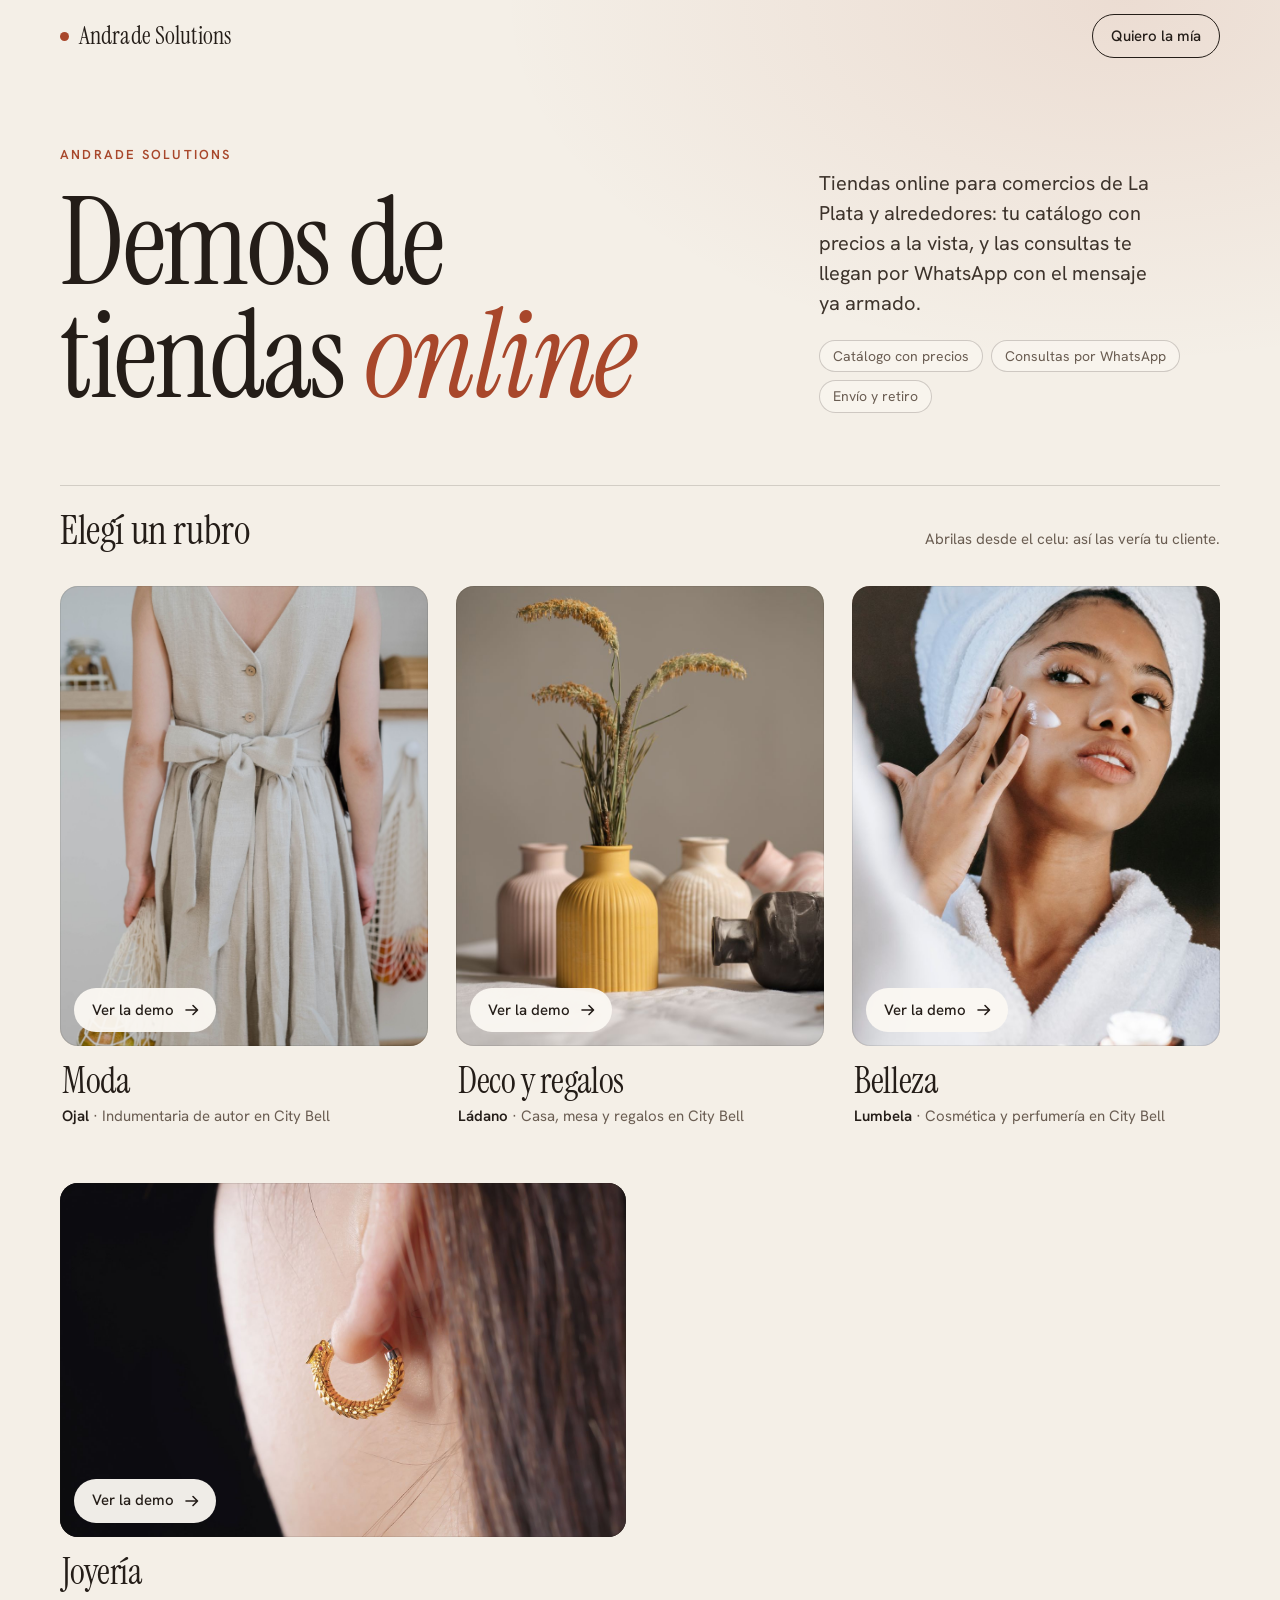
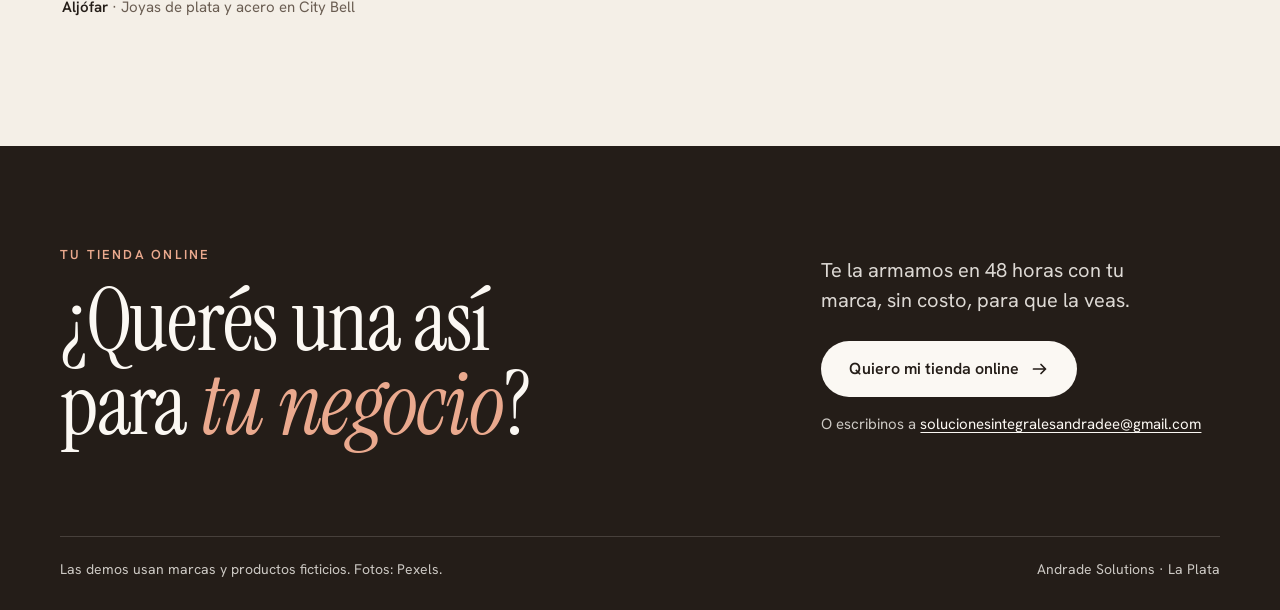
<file: index.html>
<!doctype html>
<html lang="es-AR">
<head>
<meta charset="utf-8">
<meta name="viewport" content="width=device-width, initial-scale=1">
<title>Andrade Solutions · Demos de tiendas online</title>
<meta name="description" content="Tiendas online para comercios de La Plata y alrededores: tu catálogo con precios a la vista, y las consultas te llegan por WhatsApp con el mensaje ya armado.">
<meta name="robots" content="noindex">
<meta name="theme-color" content="#f4efe7">
<meta property="og:type" content="website">
<meta property="og:locale" content="es_AR">
<meta property="og:site_name" content="Andrade Solutions">
<meta property="og:url" content="https://solucionesintegralesandrade.github.io/">
<meta property="og:title" content="Andrade Solutions · Demos de tiendas online">
<meta property="og:description" content="Tiendas online para comercios de La Plata y alrededores: tu catálogo con precios, y las consultas te llegan por WhatsApp. Mirá cinco demos.">
<meta property="og:image" content="https://solucionesintegralesandrade.github.io/deco/fotos/portada.jpg">
<meta property="og:image:alt" content="Jarrones de cerámica en tonos mostaza, rosa y crema sobre un mantel de lino, con espigas secas">
<meta name="twitter:card" content="summary_large_image">
<link rel="icon" href="data:image/svg+xml,%3Csvg xmlns='http://www.w3.org/2000/svg' viewBox='0 0 64 64'%3E%3Crect width='64' height='64' rx='14' fill='%23241d18'/%3E%3Ccircle cx='47' cy='17' r='6' fill='%23c4573a'/%3E%3Ctext x='13' y='49' font-family='Georgia,serif' font-size='42' fill='%23fbf8f3'%3EA%3C/text%3E%3C/svg%3E">
<link rel="preconnect" href="https://fonts.googleapis.com">
<link rel="preconnect" href="https://fonts.gstatic.com" crossorigin>
<link rel="stylesheet" href="https://fonts.googleapis.com/css2?family=Hanken+Grotesk:wght@400;500;600&family=Instrument+Serif:ital@0;1&display=swap">
<script>document.documentElement.className+=' js'</script>
<style>
:root{
  --bg:#f4efe7; --ink:#241d18; --mut:#6a5d52; --acc:#a8472b; --acc-l:#eaa98e; --cream:#fbf8f3;
  --serif:"Instrument Serif","Iowan Old Style",Georgia,serif;
  --sans:"Hanken Grotesk",system-ui,-apple-system,"Segoe UI",Roboto,"Helvetica Neue",Arial,sans-serif;
  --g:clamp(16px,4.4vw,40px); --ease:cubic-bezier(.2,.7,.2,1);
  color-scheme:light;
}
*{box-sizing:border-box}
html{-webkit-text-size-adjust:100%;scroll-behavior:smooth}
body{margin:0;background:radial-gradient(70% 520px at 88% 0,rgba(168,71,43,.11),transparent 70%) no-repeat,var(--bg);color:var(--ink);font:400 1rem/1.55 var(--sans);-webkit-font-smoothing:antialiased;text-rendering:optimizeLegibility}
img{display:block;max-width:100%}
a{color:inherit}
:focus-visible{outline:3px solid var(--acc);outline-offset:3px;border-radius:6px}
.wrap{max-width:1240px;margin:0 auto;padding:0 var(--g)}
.sr{position:absolute;width:1px;height:1px;overflow:hidden;clip-path:inset(50%);white-space:nowrap}

/* cabecera */
.top{display:flex;align-items:center;justify-content:space-between;gap:16px;padding-block:14px}
.logo{display:inline-flex;align-items:center;gap:10px;min-height:44px;font:400 1.5rem/1 var(--serif);letter-spacing:.005em;text-decoration:none}
.logo i{width:9px;height:9px;border-radius:50%;background:var(--acc);flex:none}
.pill-link{display:inline-flex;align-items:center;min-height:44px;padding:0 18px;border:1px solid var(--ink);border-radius:999px;font:500 .9375rem/1 var(--sans);text-decoration:none;transition:background .25s,color .25s}
.pill-link:hover{background:var(--ink);color:var(--cream)}

/* portada */
.hero{display:grid;gap:26px 56px;padding:clamp(28px,6vw,76px) 0 clamp(36px,6vw,72px)}
h1{margin:0;font:400 clamp(3.1rem,13.2vw,7.6rem)/.93 var(--serif);letter-spacing:-.02em;text-wrap:balance}
h1 .k{display:block;margin-bottom:clamp(16px,2.4vw,26px);font:600 .8125rem/1 var(--sans);letter-spacing:.17em;text-transform:uppercase;color:var(--acc)}
h1 em{font-style:italic;color:var(--acc);padding-right:.04em}
.lede{margin:0;max-width:34ch;font-size:clamp(1.0625rem,2.4vw,1.25rem);line-height:1.5;color:#3d332b;text-wrap:pretty}
.tags{display:flex;flex-wrap:wrap;gap:8px;margin:22px 0 0;padding:0;list-style:none}
.tags li{padding:7px 13px;border:1px solid rgba(36,29,24,.2);border-radius:999px;font-size:.875rem;line-height:1.2;color:var(--mut);background:rgba(251,248,243,.55)}
@media(min-width:900px){.hero{grid-template-columns:minmax(0,7fr) minmax(0,4fr);align-items:end}}
@keyframes up{from{opacity:0;transform:translateY(20px)}}
.hero h1{animation:up 1s var(--ease) both}
.hero .lede{animation:up 1s .12s var(--ease) both}
.hero .tags{animation:up 1s .22s var(--ease) both}

/* tarjetas */
.demos__head{display:flex;flex-wrap:wrap;align-items:baseline;justify-content:space-between;gap:4px 24px;padding-top:22px;border-top:1px solid rgba(36,29,24,.16);margin-bottom:clamp(22px,3vw,34px)}
.demos__head h2{margin:0;font:400 clamp(1.75rem,4vw,2.5rem)/1.1 var(--serif);letter-spacing:-.01em}
.demos__head p{margin:0;font-size:.9375rem;color:var(--mut)}
.grid{display:grid;grid-template-columns:minmax(0,1fr);gap:40px 24px;margin:0;padding:0;list-style:none}
.card{display:flex;flex-direction:column;position:relative;color:inherit;text-decoration:none}
.card .meta{order:1;padding:16px 2px 0}
.card h3{margin:0;font:400 clamp(1.9rem,3.2vw,2.25rem)/1.05 var(--serif);letter-spacing:-.01em}
.card .sub{margin:6px 0 0;font-size:.9375rem;line-height:1.4;color:var(--mut)}
.card .sub b{font-weight:600;color:var(--ink)}
.media{display:block;order:-1;position:relative;overflow:hidden;aspect-ratio:1/1;border-radius:18px;background:var(--c);color:var(--f);isolation:isolate}
.media .ph{position:absolute;inset:0;display:grid;place-items:center;font:italic 400 clamp(2.4rem,9vw,3.6rem)/1 var(--serif);z-index:-1}
.media img{position:absolute;inset:0;width:100%;height:100%;object-fit:cover;object-position:var(--pos,50% 50%);transition:transform 1.1s var(--ease)}
.media::after{content:"";position:absolute;inset:0;border-radius:inherit;box-shadow:inset 0 0 0 1px rgba(36,29,24,.1);pointer-events:none}
.go{position:absolute;left:14px;bottom:14px;display:inline-flex;align-items:center;gap:10px;min-height:44px;padding:0 16px 0 18px;border-radius:999px;background:rgba(251,248,243,.95);color:var(--ink);font:500 .9375rem/1 var(--sans);transition:background .3s,color .3s}
.go svg{width:16px;height:16px;transition:transform .35s var(--ease)}
.card:focus-visible{outline-offset:6px}
@media(hover:hover){
  .card:hover .media img{transform:scale(1.045)}
  .card:hover .go{background:var(--ink);color:var(--cream)}
  .card:hover .go svg{transform:translateX(4px)}
}
@media(min-width:640px){
  .grid{grid-template-columns:repeat(2,minmax(0,1fr))}
  .media{aspect-ratio:4/5}
  .grid>li:nth-child(5){grid-column:1/-1}
  .grid>li:nth-child(5) .media{aspect-ratio:16/9}
}
@media(min-width:960px){
  .grid{grid-template-columns:repeat(6,minmax(0,1fr));gap:56px 28px}
  .grid>li{grid-column:span 2}
  .grid>li:nth-child(n+4){grid-column:span 3}
  .grid>li:nth-child(n+4) .media{aspect-ratio:16/10}
}

/* aparición al scroll */
.js .rv{opacity:0;transform:translateY(26px);transition:opacity .9s var(--ease),transform .9s var(--ease);transition-delay:var(--d,0s)}
.js .rv.in{opacity:1;transform:none}

/* pedí la tuya */
.cta{margin-top:clamp(64px,10vw,128px);padding:clamp(52px,8vw,108px) 0 0;background:var(--ink);color:var(--cream)}
.cta__in{display:grid;gap:28px 64px}
.cta .k{display:block;margin-bottom:18px;font:600 .8125rem/1 var(--sans);letter-spacing:.17em;text-transform:uppercase;color:var(--acc-l)}
.cta h2{margin:0;font:400 clamp(2.6rem,9.4vw,5.4rem)/.97 var(--serif);letter-spacing:-.015em;text-wrap:balance}
.cta h2 em{color:var(--acc-l)}
.cta p{margin:0 0 26px;max-width:32ch;font-size:clamp(1.0625rem,2.4vw,1.25rem);line-height:1.5;color:rgba(251,248,243,.86);text-wrap:pretty}
.btn{display:inline-flex;align-items:center;justify-content:center;gap:12px;min-height:56px;padding:0 28px;border-radius:999px;background:var(--cream);color:var(--ink);font:600 1rem/1 var(--sans);text-decoration:none;transition:background .3s,transform .3s var(--ease)}
.btn svg{width:18px;height:18px;transition:transform .35s var(--ease)}
.btn:hover{background:#fff;transform:translateY(-2px)}
.btn:hover svg{transform:translateX(4px)}
.cta :focus-visible,.foot :focus-visible{outline-color:var(--cream)}
.mail{display:block;margin-top:6px;font-size:.9375rem;color:rgba(251,248,243,.78);overflow-wrap:anywhere}
.mail a{display:inline-block;padding:10px 0;color:var(--cream);text-underline-offset:3px}
@media(min-width:900px){.cta__in{grid-template-columns:minmax(0,7fr) minmax(0,4fr);align-items:end}}
@media(max-width:480px){.btn{display:flex;width:100%}}

/* pie */
.foot{background:var(--ink);color:rgba(251,248,243,.78);font-size:.875rem;line-height:1.5;padding-top:clamp(48px,7vw,92px)}
.foot__in{display:flex;flex-wrap:wrap;justify-content:space-between;gap:6px 32px;padding-block:22px 30px;border-top:1px solid rgba(251,248,243,.16)}
.foot p{margin:0}

@media(prefers-reduced-motion:reduce){
  html{scroll-behavior:auto}
  *,*::before,*::after{animation:none!important;transition-duration:.01ms!important;transition-delay:0s!important}
  .js .rv{opacity:1;transform:none}
}
</style>
</head>
<body>

<header class="wrap top">
  <a class="logo" href="./" aria-label="Andrade Solutions, inicio"><i aria-hidden="true"></i>Andrade Solutions</a>
  <a class="pill-link" href="#tuya">Quiero la mía</a>
</header>

<main>
  <div class="wrap">
    <section class="hero" aria-labelledby="t">
      <h1 id="t"><span class="k">Andrade Solutions<span class="sr"> · </span></span>Demos de tiendas <em>online</em></h1>
      <div>
        <p class="lede">Tiendas online para comercios de La Plata y alrededores: tu catálogo con precios a la vista, y las consultas te llegan por WhatsApp con el mensaje ya armado.</p>
        <ul class="tags" aria-label="Qué incluye">
          <li>Catálogo con precios</li>
          <li>Consultas por WhatsApp</li>
          <li>Envío y retiro</li>
        </ul>
      </div>
    </section>

    <section class="demos" aria-labelledby="t-demos">
      <div class="demos__head">
        <h2 id="t-demos">Elegí un rubro</h2>
        <p>Abrilas desde el celu: así las vería tu cliente.</p>
      </div>
      <ul class="grid">
        <li class="rv"><a class="card" href="moda/" style="--c:#d9c8b3;--f:#4a3a2e;--pos:50% 24%">
          <div class="meta"><h3>Moda</h3><p class="sub"><b>Ojal</b> · Indumentaria de autor en City Bell</p></div>
          <span class="media"><span class="ph" aria-hidden="true">Moda</span><img src="moda/fotos/portada.jpg" alt="" width="1600" height="2000" fetchpriority="high" decoding="async"><span class="go" aria-hidden="true">Ver la demo<svg viewBox="0 0 16 16" fill="none" stroke="currentColor" stroke-width="1.6" stroke-linecap="round" stroke-linejoin="round"><path d="M2 8h11M9 3.5 13.5 8 9 12.5"/></svg></span></span>
        </a></li>
        <li class="rv" style="--d:.16s"><a class="card" href="deco/" style="--c:#cfc4b2;--f:#4a3f31;--pos:41% 50%">
          <div class="meta"><h3>Deco y regalos</h3><p class="sub"><b>Ládano</b> · Casa, mesa y regalos en City Bell</p></div>
          <span class="media"><span class="ph" aria-hidden="true">Deco y regalos</span><img src="deco/fotos/portada.jpg" alt="" width="1600" height="1066" loading="lazy" decoding="async"><span class="go" aria-hidden="true">Ver la demo<svg viewBox="0 0 16 16" fill="none" stroke="currentColor" stroke-width="1.6" stroke-linecap="round" stroke-linejoin="round"><path d="M2 8h11M9 3.5 13.5 8 9 12.5"/></svg></span></span>
        </a></li>
        <li class="rv"><a class="card" href="belleza/" style="--c:#dcc5b5;--f:#5a3d30;--pos:100% 45%">
          <div class="meta"><h3>Belleza</h3><p class="sub"><b>Lumbela</b> · Cosmética y perfumería en City Bell</p></div>
          <span class="media"><span class="ph" aria-hidden="true">Belleza</span><img src="belleza/fotos/portada.jpg" alt="" width="1600" height="1066" loading="lazy" decoding="async"><span class="go" aria-hidden="true">Ver la demo<svg viewBox="0 0 16 16" fill="none" stroke="currentColor" stroke-width="1.6" stroke-linecap="round" stroke-linejoin="round"><path d="M2 8h11M9 3.5 13.5 8 9 12.5"/></svg></span></span>
        </a></li>
        <li class="rv" style="--d:.08s"><a class="card" href="joyeria/" style="--c:#1d1814;--f:#e0bd7a;--pos:50% 47%">
          <div class="meta"><h3>Joyería</h3><p class="sub"><b>Aljófar</b> · Joyas de plata y acero en City Bell</p></div>
          <span class="media"><span class="ph" aria-hidden="true">Joyería</span><img src="joyeria/fotos/aros-escama.jpg" alt="" width="800" height="1200" loading="lazy" decoding="async"><span class="go" aria-hidden="true">Ver la demo<svg viewBox="0 0 16 16" fill="none" stroke="currentColor" stroke-width="1.6" stroke-linecap="round" stroke-linejoin="round"><path d="M2 8h11M9 3.5 13.5 8 9 12.5"/></svg></span></span>
        </a></li>
      </ul>
    </section>
  </div>

  <section class="cta" id="tuya" aria-labelledby="t-cta">
    <div class="wrap cta__in">
      <div class="rv">
        <span class="k">Tu tienda online</span>
        <h2 id="t-cta">¿Querés una así para <em>tu negocio</em>?</h2>
      </div>
      <div class="rv" style="--d:.1s">
        <p>Te la armamos en 48 horas con tu marca, sin costo, para que la veas.</p>
        <a class="btn" href="mailto:solucionesintegralesandradee@gmail.com?subject=Quiero%20mi%20tienda%20online">Quiero mi tienda online<svg viewBox="0 0 18 18" fill="none" stroke="currentColor" stroke-width="1.7" stroke-linecap="round" stroke-linejoin="round" aria-hidden="true"><path d="M2.5 9h12M10 4.5 14.5 9 10 13.5"/></svg></a>
        <span class="mail">O escribinos a <a href="mailto:solucionesintegralesandradee@gmail.com?subject=Quiero%20mi%20tienda%20online">solucionesintegralesandradee@gmail.com</a></span>
      </div>
    </div>
  </section>
</main>

<footer class="foot">
  <div class="wrap">
    <div class="foot__in">
      <p>Las demos usan marcas y productos ficticios. Fotos: Pexels.</p>
      <p>Andrade Solutions · La Plata</p>
    </div>
  </div>
</footer>

<script type="module">
// Si una foto no carga, queda el fondo de color con el nombre del rubro.
for (const img of document.querySelectorAll('.media img')) {
  const quitar = () => img.remove();
  img.addEventListener('error', quitar, { once: true });
  if (img.complete && img.naturalWidth === 0) quitar();
}
// Aparición suave al hacer scroll.
const items = [...document.querySelectorAll('.rv')];
const quieto = matchMedia('(prefers-reduced-motion: reduce)').matches;
if (quieto || !('IntersectionObserver' in window)) {
  items.forEach((e) => e.classList.add('in'));
} else {
  const io = new IntersectionObserver((es) => {
    for (const e of es) if (e.isIntersecting) { e.target.classList.add('in'); io.unobserve(e.target); }
  }, { rootMargin: '0px 0px -6% 0px', threshold: 0.06 });
  items.forEach((e) => io.observe(e));
}
</script>
</body>
</html>
</file>
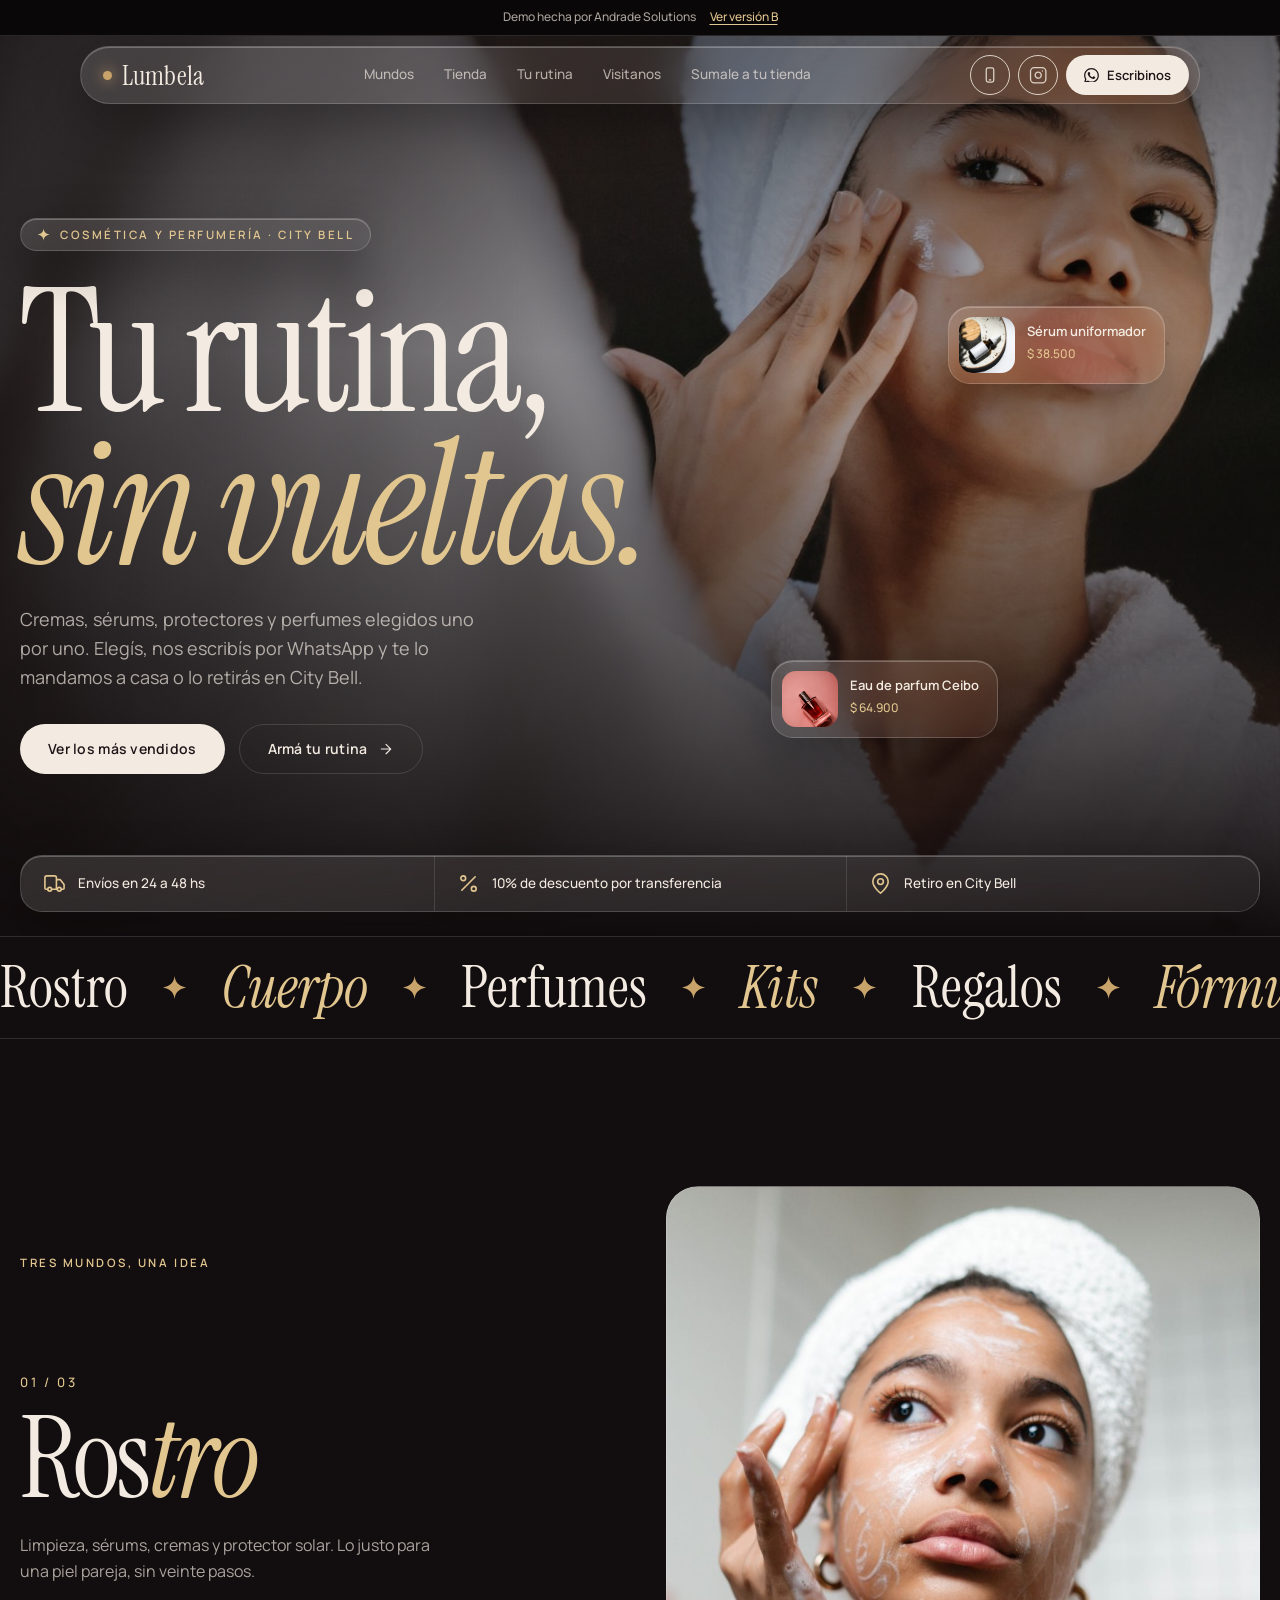
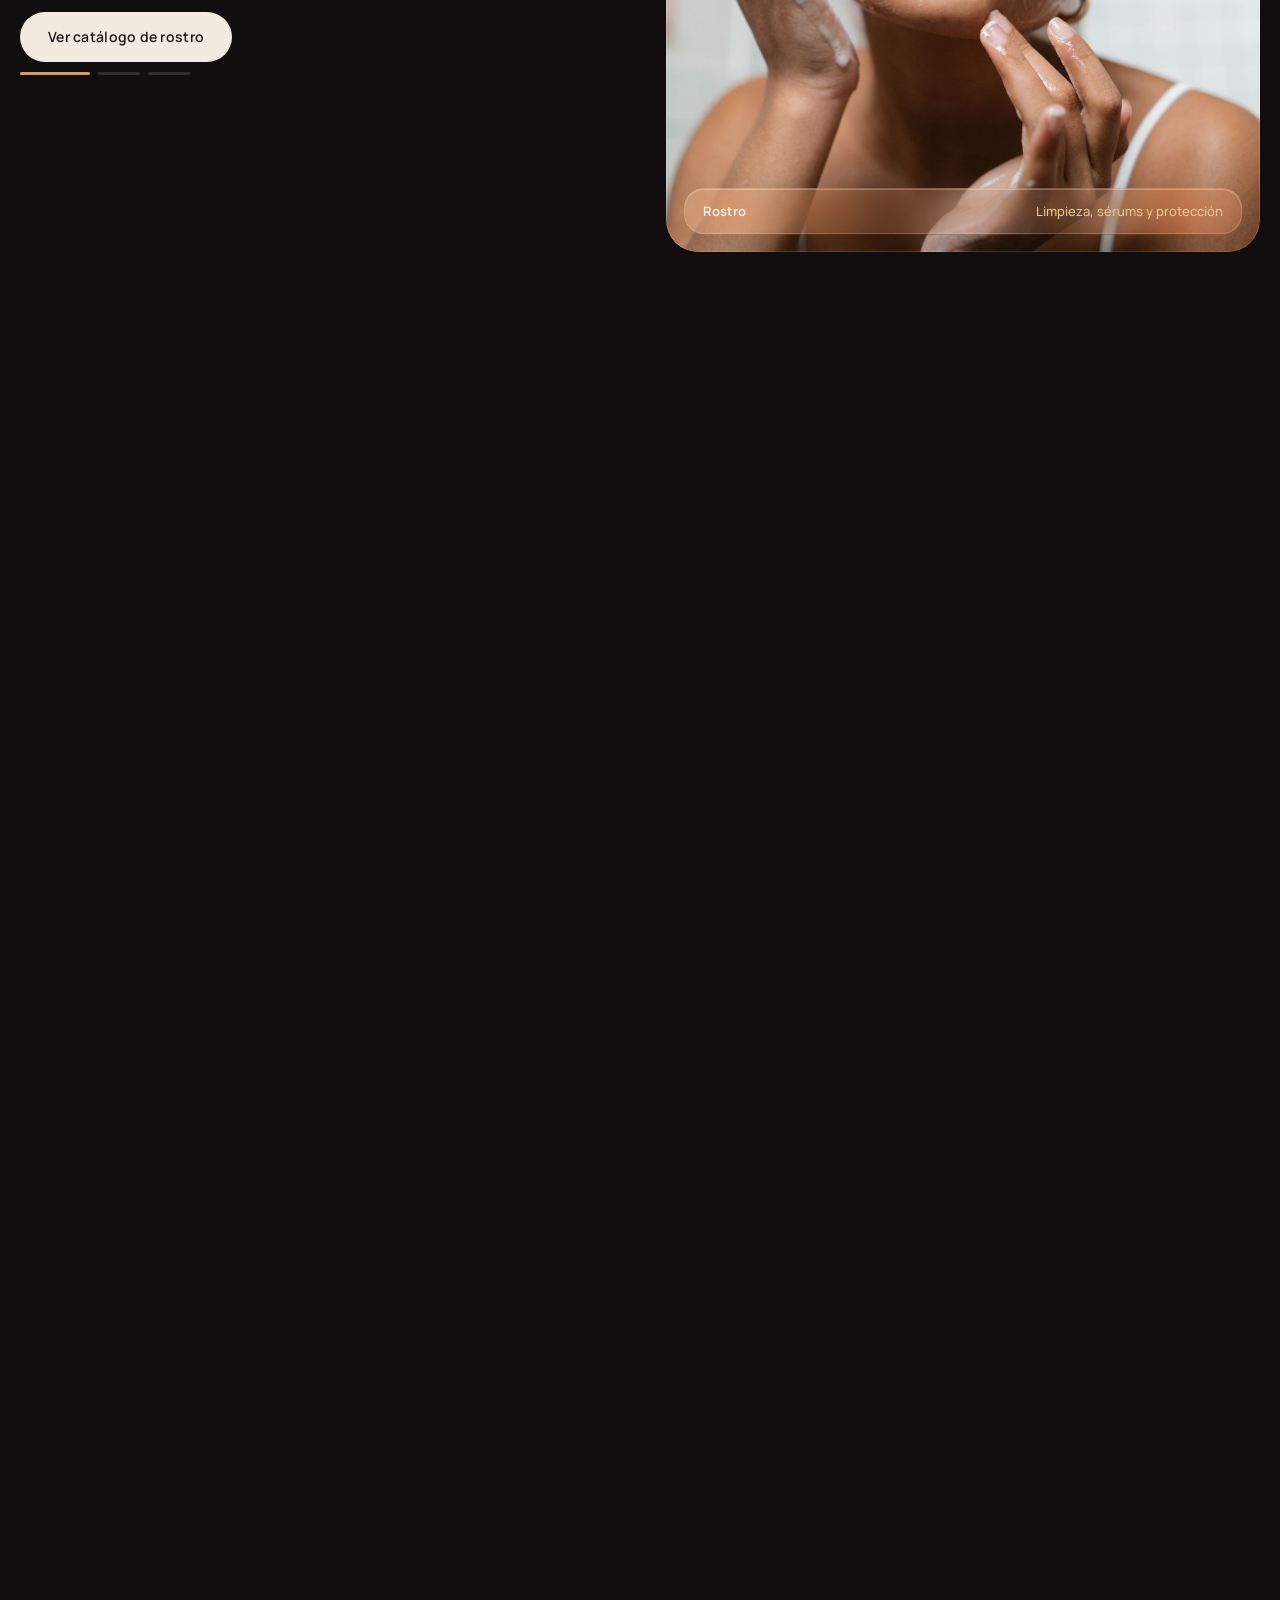
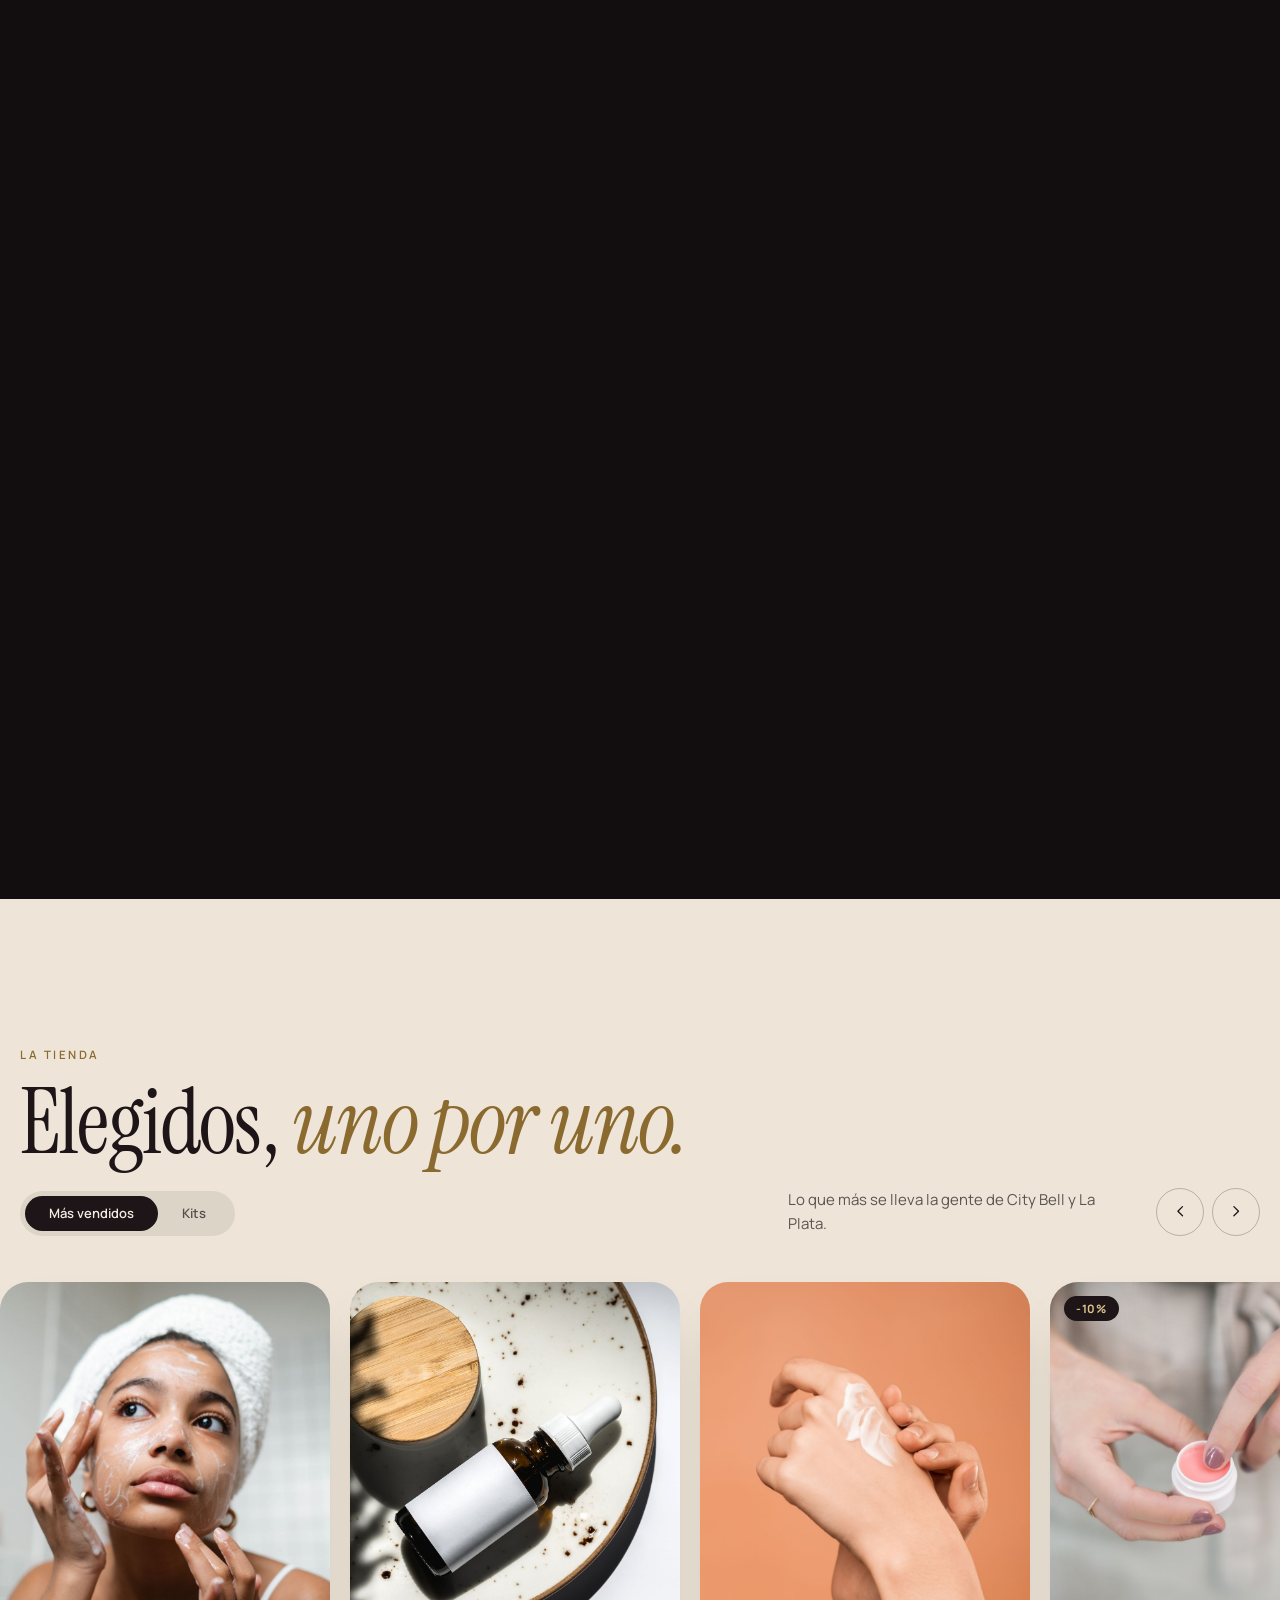
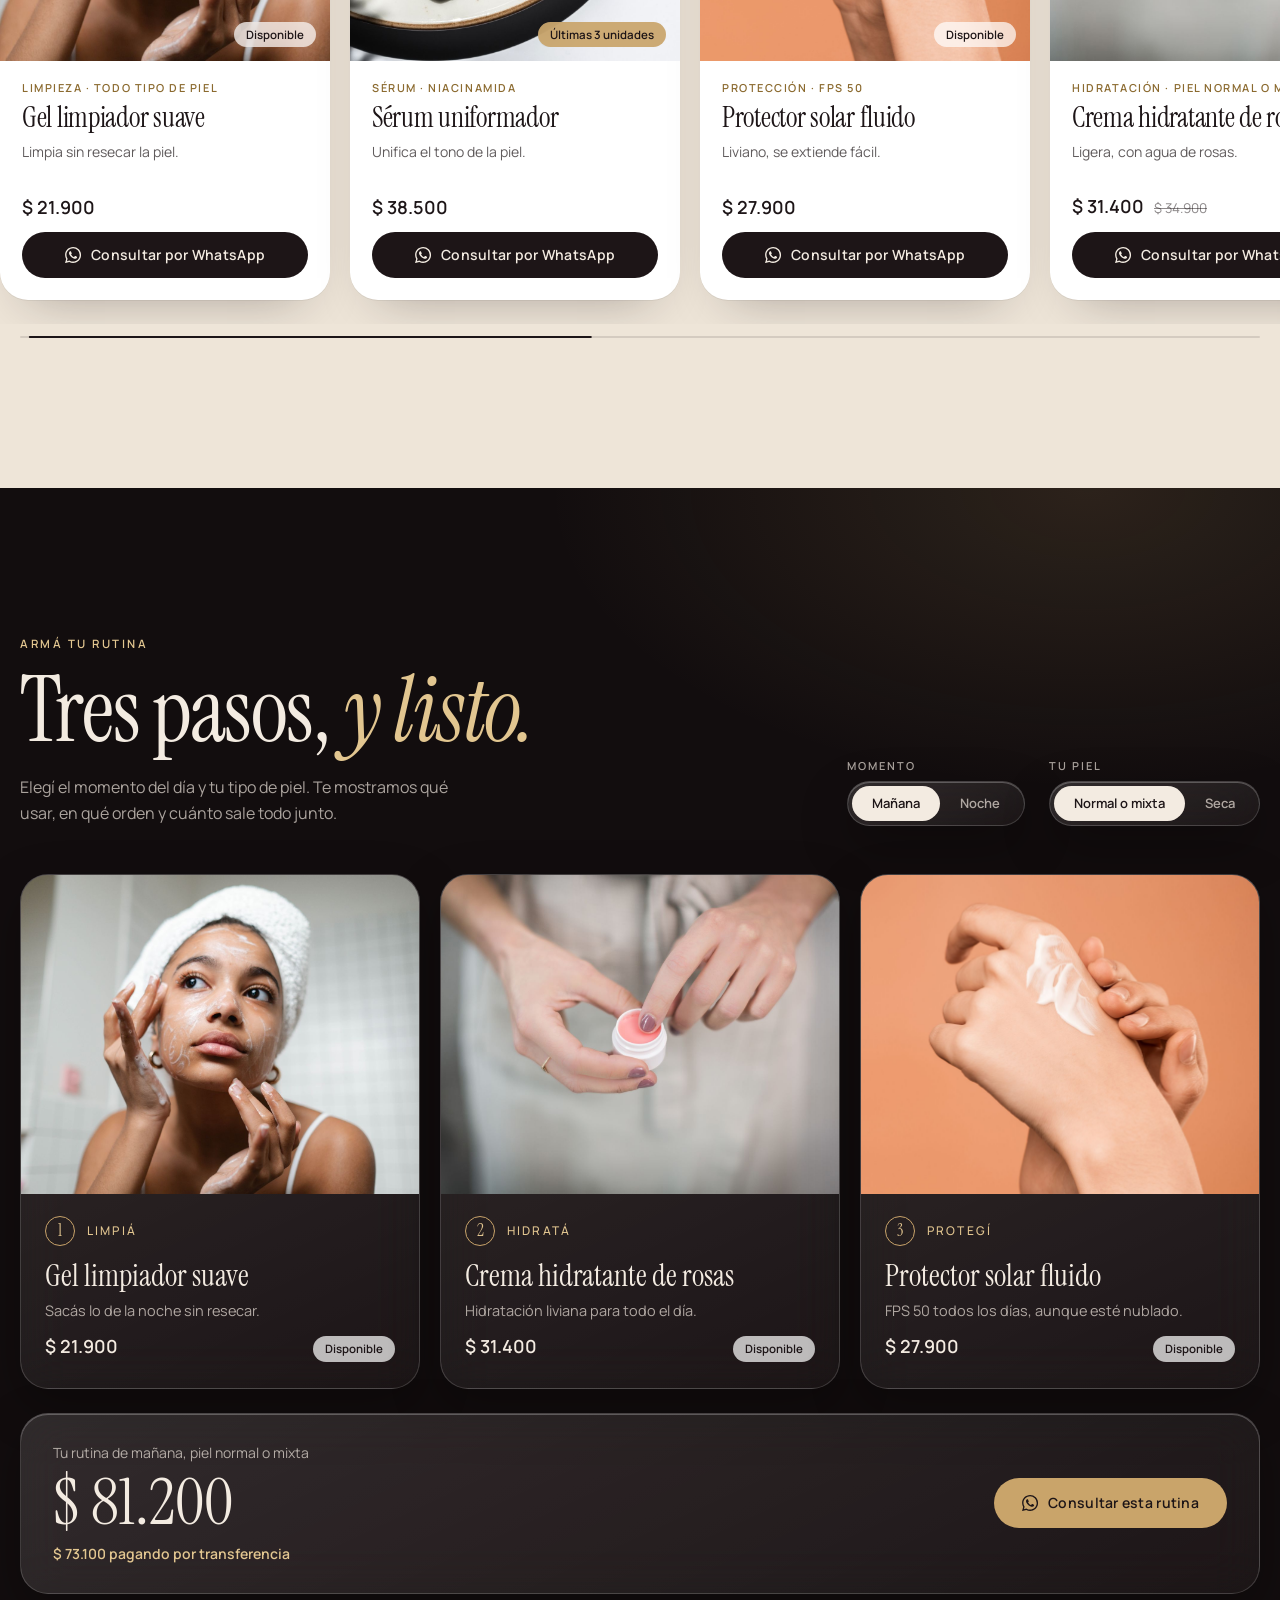
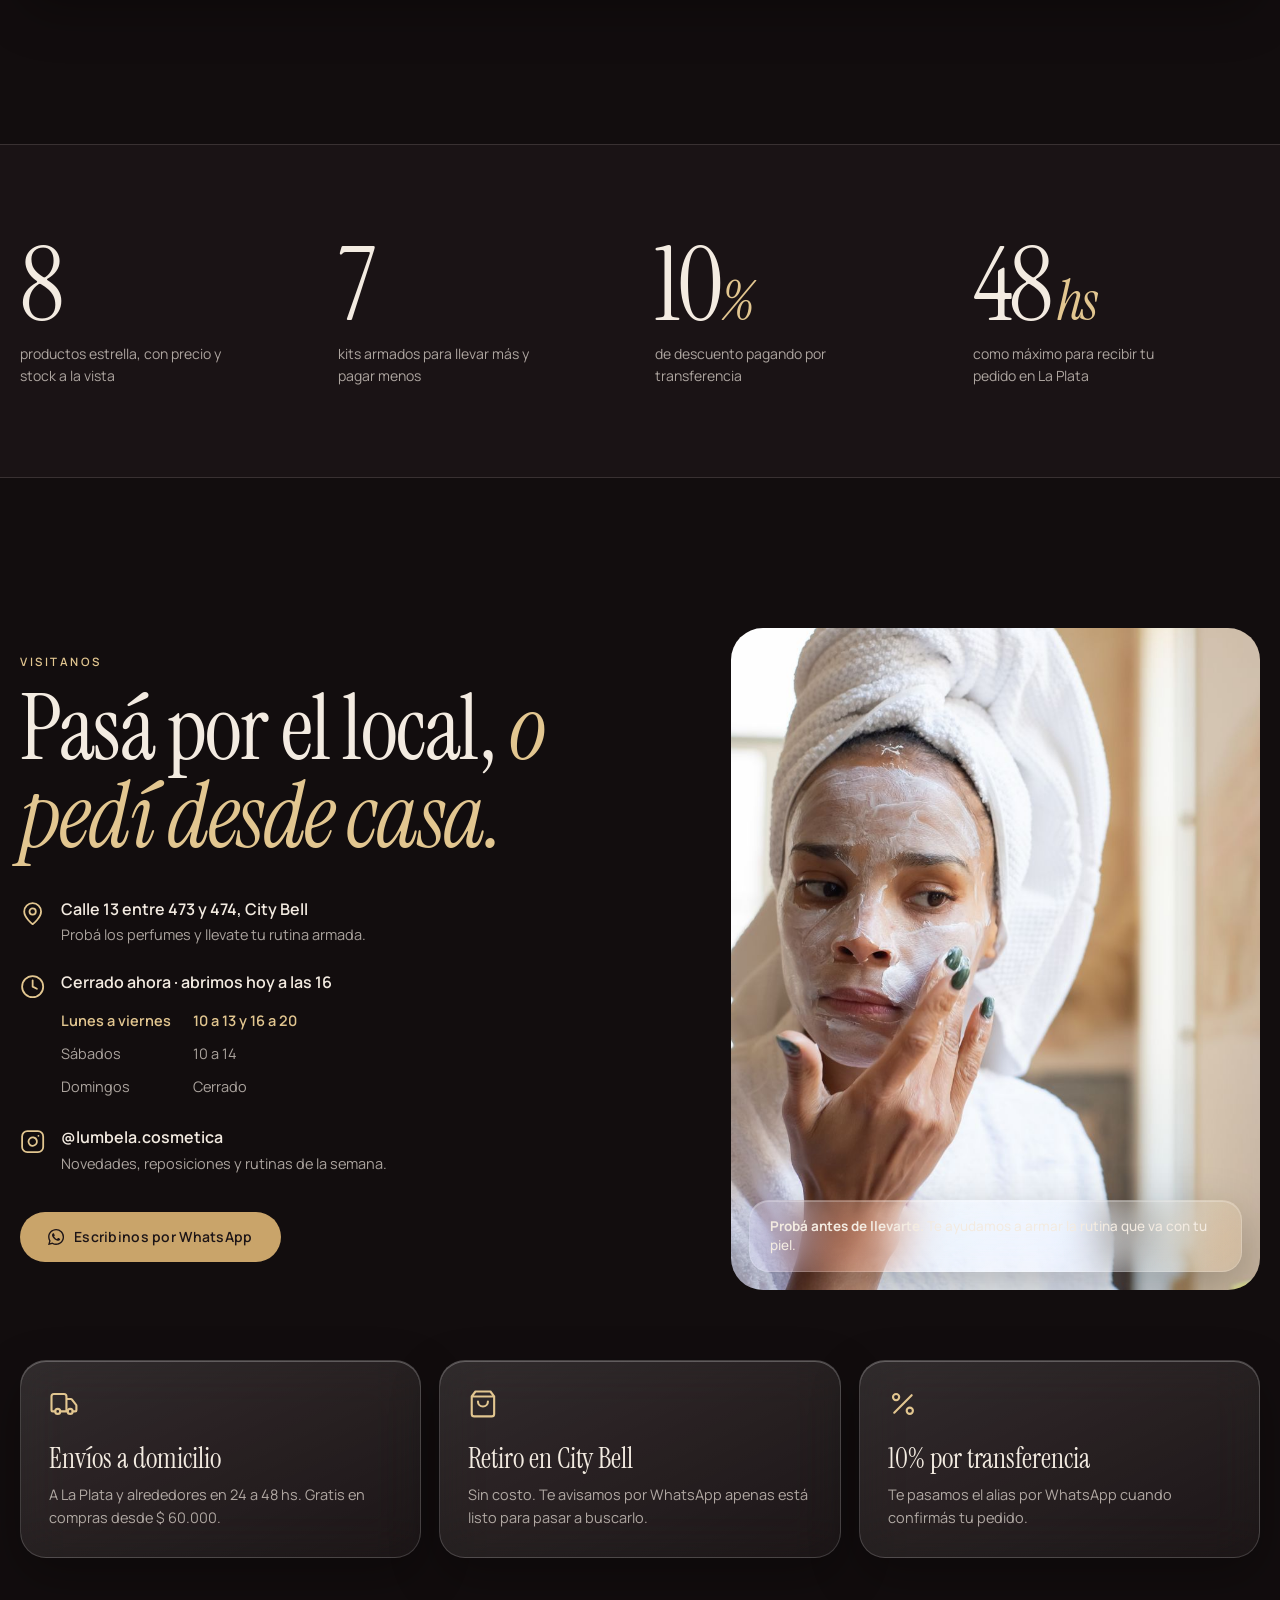
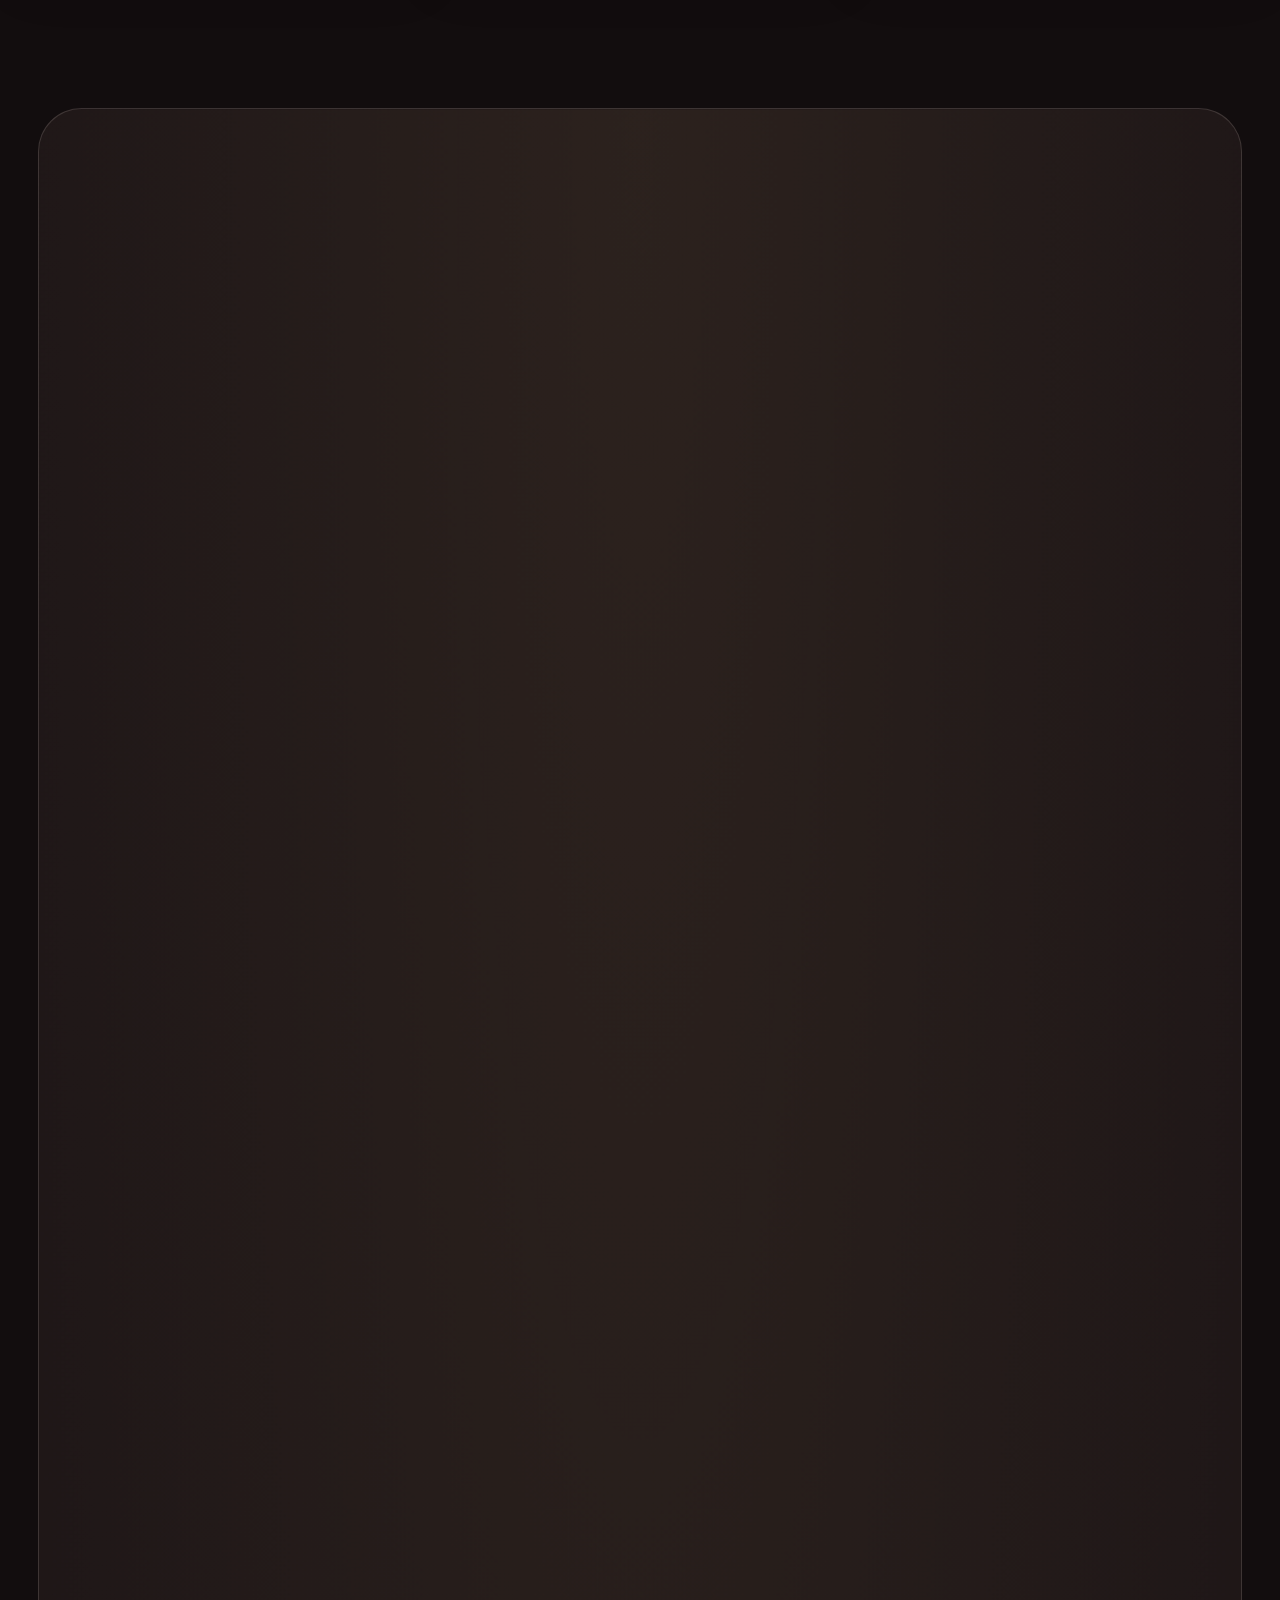
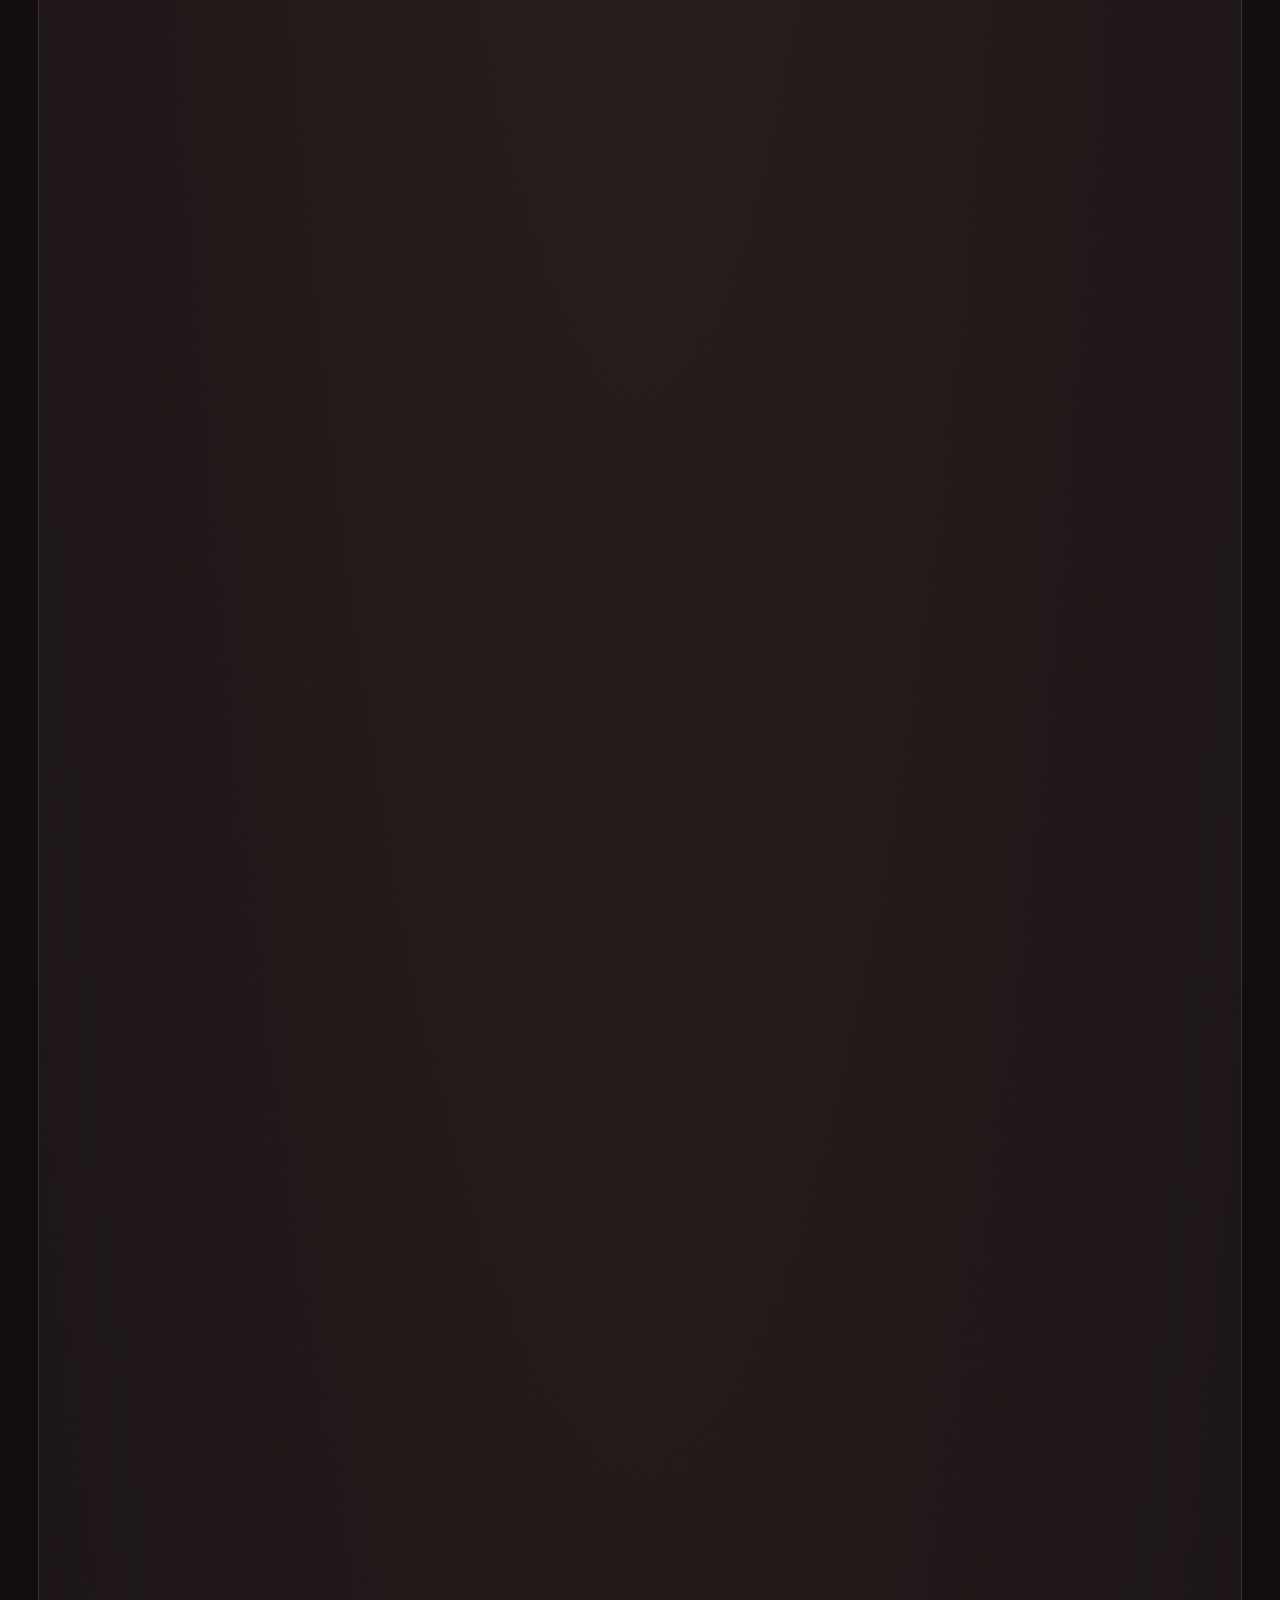
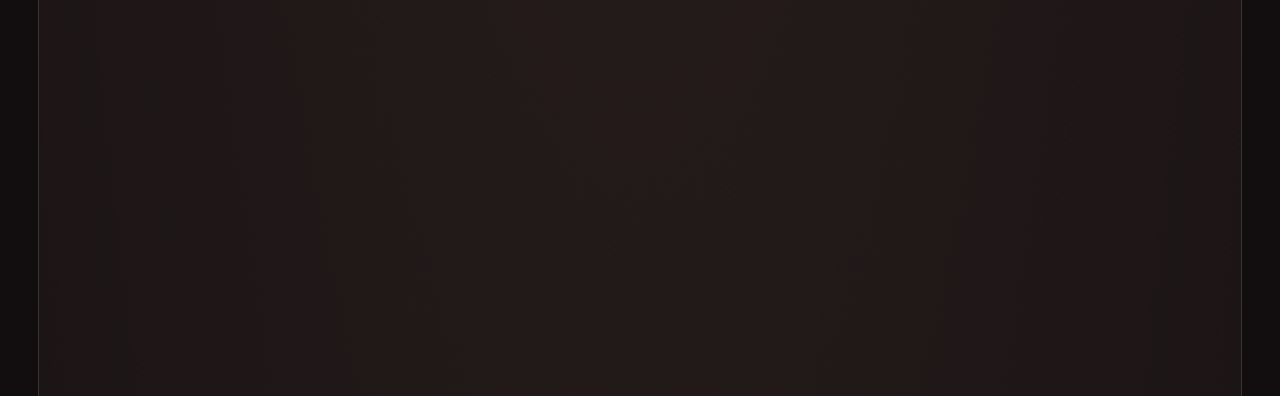
<file: belleza/index.html>
<!doctype html>
<html lang="es-AR">
<head>
<meta charset="utf-8">
<meta name="viewport" content="width=device-width,initial-scale=1">
<meta name="robots" content="noindex">
<title>Lumbela · Cosmética y perfumería en City Bell</title>
<meta name="description" content="Cremas, sérums, protectores y perfumes elegidos uno por uno. Elegís, consultás por WhatsApp y te lo mandamos a La Plata y alrededores o lo retirás en City Bell.">
<meta name="theme-color" content="#120d0e">
<meta property="og:type" content="website">
<meta property="og:title" content="Lumbela · Tu rutina, sin vueltas">
<meta property="og:description" content="Cosmética, cuidado de la piel y perfumería en City Bell. Elegí, consultá por WhatsApp y recibilo en casa.">
<meta property="og:image" content="https://solucionesintegralesandrade.github.io/belleza/fotos/portada.jpg">
<meta property="og:image:alt" content="Mujer con toalla en la cabeza aplicándose crema en la cara frente al espejo">
<link rel="icon" type="image/svg+xml" href="data:image/svg+xml,%3Csvg xmlns=%27http://www.w3.org/2000/svg%27 viewBox=%270 0 32 32%27%3E%3Crect width=%2732%27 height=%2732%27 rx=%278%27 fill=%27%23120d0e%27/%3E%3Cpath d=%27M16 5.5C16 5.5 8.8 13.6 8.8 19a7.2 7.2 0 0 0 14.4 0C23.2 13.6 16 5.5 16 5.5Z%27 fill=%27%23C9A46A%27/%3E%3Cpath d=%27M12.6 19.4a3.4 3.4 0 0 0 3 3.2%27 fill=%27none%27 stroke=%27%23120d0e%27 stroke-width=%271.6%27 stroke-linecap=%27round%27/%3E%3C/svg%3E">
<link rel="preconnect" href="https://fonts.googleapis.com">
<link rel="preconnect" href="https://fonts.gstatic.com" crossorigin>
<link href="https://fonts.googleapis.com/css2?family=Instrument+Serif:ital@0;1&family=Manrope:wght@400;500;600;700&display=swap" rel="stylesheet">
<link rel="stylesheet" href="/_comun/sistemas.css">
<style>
:root{--bg:#120d0e;--bg2:#1a1315;--bg3:#241a1c;--iv:#f3ebe1;--iv2:rgba(243,235,225,.68);--ln:rgba(243,235,225,.14);--au:#c9a46a;--au2:#e2c690;--ink:#1d1517;--pa:#eee5d8;--fd:'Instrument Serif','Iowan Old Style','Palatino Linotype',Georgia,serif;--fb:'Manrope',system-ui,-apple-system,'Segoe UI',sans-serif;--ease:cubic-bezier(.22,1,.36,1)}
*,*::before,*::after{box-sizing:border-box;margin:0}
html{scroll-behavior:smooth;-webkit-text-size-adjust:100%}
html.lock{overflow:hidden}
body{background:var(--bg);color:var(--iv);font:400 16px/1.6 var(--fb);overflow-x:hidden;-webkit-font-smoothing:antialiased}
img{display:block;max-width:100%}
a{color:inherit}
button{font:inherit;color:inherit;background:none;border:0;cursor:pointer}
:focus-visible{outline:2px solid var(--au2);outline-offset:3px;border-radius:6px}
.vh{position:absolute;width:1px;height:1px;overflow:hidden;clip:rect(0 0 0 0);white-space:nowrap}
.sprite{position:absolute;width:0;height:0}
.ic{width:1.15em;height:1.15em;fill:none;stroke:currentColor;stroke-width:1.7;stroke-linecap:round;stroke-linejoin:round;flex:none}
.ic.f{fill:currentColor;stroke:none}
.wrap{width:min(1240px,100% - 40px);margin-inline:auto}
.eb{font:600 11.5px/1 var(--fb);letter-spacing:.22em;text-transform:uppercase;color:var(--au2)}
.h2{font:400 clamp(40px,7vw,96px)/.98 var(--fd);letter-spacing:-.02em}
.h2 em,h1 em{font-style:italic;color:var(--au2)}
.glass{background:linear-gradient(155deg,rgba(255,255,255,.13),rgba(255,255,255,.04));backdrop-filter:blur(24px) saturate(1.5);-webkit-backdrop-filter:blur(24px) saturate(1.5);border:1px solid rgba(255,255,255,.16);box-shadow:inset 0 1px 0 rgba(255,255,255,.25),0 18px 50px rgba(0,0,0,.28)}
.btn{display:inline-flex;align-items:center;justify-content:center;gap:10px;min-height:50px;padding:0 28px;border-radius:99px;background:var(--iv);color:var(--ink);font:600 14px/1 var(--fb);letter-spacing:.02em;text-decoration:none;transition:transform .35s var(--ease),background .3s,box-shadow .3s}
.btn:hover{transform:translateY(-2px);background:#fff;box-shadow:0 12px 30px rgba(201,164,106,.25)}
.btn.gh{background:transparent;color:var(--iv);border:1px solid var(--ln)}
.btn.gh:hover{background:rgba(255,255,255,.08)}
.btn.au{background:var(--au);color:#1d1517}
.btn.au:hover{background:var(--au2)}
.rv{opacity:0;transform:translateY(34px);transition:opacity .9s var(--ease),transform .9s var(--ease);transition-delay:var(--d,0s)}
.rv.in{opacity:1;transform:none}

/* barra demo + nav */
.sig{position:relative;z-index:60;display:flex;gap:14px;justify-content:center;flex-wrap:wrap;padding:9px 16px;background:#0a0708;color:var(--iv2);font:500 12px/1.4 var(--fb);text-align:center;border-bottom:1px solid var(--ln)}
.sig a{color:var(--au2);text-underline-offset:3px}
.nav{position:fixed;z-index:50;top:46px;left:50%;translate:-50% 0;width:min(1120px,100% - 24px);transition:top .4s var(--ease)}
.nav.sc{top:12px}
.nav-in{display:flex;align-items:center;justify-content:space-between;gap:16px;padding:8px 10px 8px 22px;border-radius:99px}
.logo{display:inline-flex;align-items:center;gap:10px;font:400 27px/1 var(--fd);text-decoration:none;letter-spacing:.01em}
.logo i{width:9px;height:9px;border-radius:50%;background:var(--au);box-shadow:0 0 14px var(--au)}
.links{display:flex;gap:30px}
.links a{font:500 13.5px/1 var(--fb);text-decoration:none;color:var(--iv2);transition:color .2s}
.links a:hover{color:var(--iv)}
.nr{display:flex;align-items:center;gap:8px;color:var(--iv)}
.ig{display:inline-flex;align-items:center;justify-content:center;width:40px;height:40px;border-radius:50%;border:1px solid currentColor;opacity:.85;text-decoration:none;transition:opacity .2s,transform .2s}
.ig:hover{opacity:1;transform:translateY(-1px)}
.nb{display:inline-flex;align-items:center;gap:8px;height:40px;padding:0 18px;border-radius:99px;background:var(--iv);color:var(--ink);font:600 13px/1 var(--fb)}
.nb.bg{display:none;width:40px;padding:0;justify-content:center;background:transparent;color:var(--iv);border:1px solid var(--ln)}
.menu{position:fixed;inset:0;z-index:90;background:rgba(18,13,14,.94);backdrop-filter:blur(30px);-webkit-backdrop-filter:blur(30px);padding:14px 12px;display:flex;flex-direction:column;opacity:0;visibility:hidden;transition:opacity .4s,visibility .4s}
.menu.on{opacity:1;visibility:visible}
.menu .nav-in{padding-left:12px}
.mn{display:flex;flex-direction:column;gap:6px;padding:34px 22px}
.mn a{font:400 clamp(40px,12vw,64px)/1.1 var(--fd);text-decoration:none;opacity:0;transform:translateY(20px);transition:.6s var(--ease);transition-delay:calc(var(--i)*.06s)}
.menu.on .mn a{opacity:1;transform:none}

/* hero */
.hero{position:relative;min-height:max(100svh,680px);display:flex;align-items:flex-end;overflow:hidden;isolation:isolate}
.hbg{position:absolute;inset:-6% 0 0;z-index:-2;will-change:transform}
.hbg img{width:100%;height:100%;object-fit:cover;object-position:78% 30%}
.hero::before{content:"";position:absolute;inset:0;z-index:-1;background:linear-gradient(180deg,rgba(18,13,14,.55) 0%,rgba(18,13,14,.15) 35%,rgba(18,13,14,.7) 78%,var(--bg) 100%),linear-gradient(90deg,rgba(18,13,14,.82) 0%,rgba(18,13,14,.15) 65%)}
.hl{padding:150px 0 clamp(150px,18vh,190px);position:relative;width:min(1240px,100% - 40px);margin-inline:auto}
.hl .eb{display:inline-flex;gap:10px;align-items:center;padding:9px 16px;border-radius:99px}
.hl h1{font:400 clamp(64px,13.5vw,196px)/.88 var(--fd);letter-spacing:-.035em;margin:26px 0 24px}
.lead{max-width:480px;color:var(--iv2);font-size:clamp(15px,1.5vw,18px)}
.acts{display:flex;gap:14px;flex-wrap:wrap;align-items:center;margin-top:32px}
.fl-chip{position:absolute;z-index:3;display:flex;align-items:center;gap:12px;padding:10px 18px 10px 10px;border-radius:22px;text-align:left;transition:transform .5s var(--ease)}
.fl-chip img{width:56px;height:56px;border-radius:14px;object-fit:cover}
.fl-chip b{display:block;font:600 13px/1.2 var(--fb)}
.fl-chip span{font:500 12px/1.2 var(--fb);color:var(--au2)}
.fl-chip:hover{transform:scale(1.04)}
.fc1{right:clamp(16px,9vw,150px);top:30%}
.fc2{right:clamp(60px,22vw,340px);bottom:22%}
.fl-in{animation:fl 7s ease-in-out infinite}
.fc2 .fl-in{animation-delay:-3.5s}
@keyframes fl{50%{translate:0 -12px}}
.hbar{position:absolute;left:50%;translate:-50% 0;bottom:24px;width:min(1240px,100% - 32px);display:grid;grid-template-columns:repeat(3,1fr);border-radius:22px;z-index:3}
.hbar div{display:flex;align-items:center;gap:12px;padding:16px 22px;font:500 13.5px/1.3 var(--fb)}
.hbar div+div{border-left:1px solid rgba(255,255,255,.12)}
.hbar .ic{color:var(--au2);font-size:20px}

/* marquee */
.mq{overflow:hidden;border-block:1px solid var(--ln);padding:22px 0;background:var(--bg)}
.mq-t{display:flex;width:max-content;animation:mq 46s linear infinite;font:400 clamp(30px,4.5vw,58px)/1 var(--fd);white-space:nowrap}
.mq-t span{display:inline-flex;align-items:center;gap:34px;padding-right:34px}
.mq-t i{font-style:italic;color:var(--au2)}
.mq-t .ic{font-size:.38em;color:var(--au)}
@keyframes mq{to{transform:translateX(-50%)}}

/* mundos sticky */
.world{position:relative;height:340vh;background:var(--bg)}
.stick{position:sticky;top:0;height:100svh;overflow:hidden;display:grid;grid-template-columns:1fr 1fr;align-items:center;gap:4vw;width:min(1240px,100% - 40px);margin-inline:auto;padding-top:60px}
.wt{position:relative;height:420px}
.wt .eb{position:absolute;top:-52px}
.wp{position:absolute;inset:0;opacity:0;transform:translateY(40px);transition:opacity .7s var(--ease),transform .7s var(--ease);pointer-events:none;display:flex;flex-direction:column;justify-content:center}
.wp.on{opacity:1;transform:none;pointer-events:auto}
.wp .n{font:500 13px/1 var(--fb);letter-spacing:.2em;color:var(--au2);margin-bottom:18px}
.wp h3{font:400 clamp(60px,9vw,140px)/.9 var(--fd);letter-spacing:-.03em}
.wp h3 em{font-style:italic;color:var(--au2)}
.wp p{max-width:420px;margin:22px 0 28px;color:var(--iv2)}
.wi{position:relative;height:min(74svh,720px);border-radius:32px;overflow:hidden;background:var(--bg2)}
.wi .ph{position:absolute;inset:0;clip-path:inset(0 0 100% 0 round 32px);transition:clip-path 1s var(--ease)}
.wi .ph.on{clip-path:inset(0 0 0 0 round 32px)}
.wi img{width:100%;height:100%;object-fit:cover}
.wi::after{content:"";position:absolute;inset:0;border-radius:32px;box-shadow:inset 0 0 0 1px rgba(255,255,255,.14);pointer-events:none}
.rail{position:absolute;left:0;bottom:6vh;display:flex;gap:8px}
.rail i{width:42px;height:3px;border-radius:3px;background:var(--ln);transition:background .4s,width .4s}
.rail i.on{background:var(--au);width:70px}
.wi .gl{position:absolute;left:18px;right:18px;bottom:18px;display:flex;justify-content:space-between;align-items:center;gap:12px;padding:14px 18px;border-radius:20px;font:500 13px/1.3 var(--fb);z-index:2}
.wi .gl span{color:var(--au2)}

/* tienda */
.shop{background:var(--pa);color:var(--ink);padding:clamp(80px,12vw,150px) 0}
.shop .eb{color:#8b6a2f}
.shop .h2 em{color:#8b6a2f}
.sh{display:flex;justify-content:space-between;align-items:flex-end;gap:30px;flex-wrap:wrap;margin-bottom:40px}
.tabs{display:inline-flex;padding:5px;border-radius:99px;background:rgba(29,21,23,.08);margin-top:24px}
.tab{padding:11px 24px;border-radius:99px;font:600 13px/1 var(--fb);color:rgba(29,21,23,.7);transition:.3s}
.tab[aria-selected=true]{background:var(--ink);color:var(--iv)}
.sub{max-width:340px;color:rgba(29,21,23,.7);font-size:15px}
.arrows{display:flex;gap:8px}
.ar{width:48px;height:48px;border-radius:50%;border:1px solid rgba(29,21,23,.25);display:grid;place-items:center;transition:.3s}
.ar:hover:not(:disabled){background:var(--ink);color:var(--iv)}
.ar:disabled{opacity:.3;cursor:default}
.trk{display:flex;gap:20px;overflow-x:auto;scroll-snap-type:x mandatory;padding:6px max(20px,calc((100vw - 1240px)/2)) 24px;scrollbar-width:none}
.trk::-webkit-scrollbar{display:none}
.card{flex:0 0 min(78vw,330px);scroll-snap-align:start;background:#fff;border-radius:28px;overflow:hidden;box-shadow:0 1px 0 rgba(29,21,23,.06),0 24px 50px -28px rgba(29,21,23,.35);display:flex;flex-direction:column;transition:transform .5s var(--ease)}
.card:hover{transform:translateY(-6px)}
.ci{position:relative;aspect-ratio:4/4.6;background:#e8dfd1;overflow:hidden}
.ci>img{width:100%;height:100%;object-fit:cover;transition:transform 1.2s var(--ease)}
.card:hover .ci>img{transform:scale(1.05)}
.mo{position:absolute;inset:0;display:grid;gap:3px}
.mo.m2{grid-template-columns:1fr 1fr}.mo.m3{grid-template-columns:1.3fr 1fr;grid-template-rows:1fr 1fr}.mo.m3 .mp:first-child{grid-row:1/3}
.mp{position:relative;overflow:hidden}.mp img{width:100%;height:100%;object-fit:cover}
.bdg{position:absolute;top:14px;left:14px;padding:7px 12px;border-radius:99px;background:var(--ink);color:var(--au2);font:700 11.5px/1 var(--fb);letter-spacing:.06em;z-index:2}
.stk{position:absolute;right:14px;bottom:14px;padding:7px 12px;border-radius:99px;background:rgba(255,255,255,.7);backdrop-filter:blur(10px);-webkit-backdrop-filter:blur(10px);font:600 11.5px/1 var(--fb);z-index:2}
.stk.lo{background:rgba(201,164,106,.92)}
.cb{padding:20px 22px 22px;display:flex;flex-direction:column;gap:8px;flex:1}
.cb small{font:600 11px/1.3 var(--fb);letter-spacing:.14em;text-transform:uppercase;color:#8b6a2f}
.cb h3{font:400 28px/1.05 var(--fd);letter-spacing:-.01em}
.cb p{font-size:14px;color:rgba(29,21,23,.7);flex:1}
.pr{display:flex;align-items:baseline;gap:10px;font:600 18px/1 var(--fb);margin-top:4px}
.pr s{font:400 13.5px/1 var(--fb);color:rgba(29,21,23,.5)}
.card .btn{background:var(--ink);color:var(--iv);width:100%;min-height:46px;margin-top:8px}
.card .btn:hover{background:#000}
.prog{height:2px;background:rgba(29,21,23,.12);width:min(1240px,100% - 40px);margin:12px auto 0;border-radius:2px;overflow:hidden}
.prog i{display:block;height:100%;background:var(--ink);border-radius:2px}

/* rutina */
.rut{padding:clamp(80px,12vw,150px) 0;background:radial-gradient(900px 500px at 85% 0,rgba(201,164,106,.14),transparent 60%),var(--bg)}
.rh{display:flex;justify-content:space-between;align-items:flex-end;gap:34px;flex-wrap:wrap;margin-bottom:48px}
.rh p{max-width:430px;color:var(--iv2);margin-top:20px}
.ctrls{display:flex;gap:24px;flex-wrap:wrap}
.ctrls label{display:block;font:600 11px/1 var(--fb);letter-spacing:.18em;text-transform:uppercase;color:var(--iv2);margin-bottom:10px}
.seg{display:inline-flex;padding:4px;border-radius:99px}
.seg button{padding:11px 20px;border-radius:99px;font:600 13px/1 var(--fb);color:var(--iv2);transition:.3s}
.seg button[aria-pressed=true]{background:var(--iv);color:var(--ink)}
.steps{list-style:none;padding:0;display:grid;grid-template-columns:repeat(3,1fr);gap:20px}
.step{border-radius:28px;overflow:hidden;display:flex;flex-direction:column}
.sa{aspect-ratio:4/3.2;overflow:hidden;position:relative}
.sa img{width:100%;height:100%;object-fit:cover}
.sa .mo{position:absolute;inset:0}
.sb{padding:22px 24px 26px}
.sn{display:flex;align-items:center;gap:12px;font:500 12px/1 var(--fb);letter-spacing:.18em;text-transform:uppercase;color:var(--au2)}
.sn b{display:grid;place-items:center;width:30px;height:30px;border-radius:50%;border:1px solid var(--au);font:400 17px/1 var(--fd);letter-spacing:0}
.sb h3{font:400 30px/1.05 var(--fd);margin:14px 0 8px}
.sb p{color:var(--iv2);font-size:14.5px}
.sb .pr{margin-top:14px;color:var(--iv)}
.sb .pr .stk{position:static;margin-left:auto;color:var(--ink)}
.step.sw{animation:sw .7s var(--ease) both;animation-delay:calc(var(--i)*.1s)}
@keyframes sw{from{opacity:0;transform:translateY(26px)}}
.tot{margin-top:24px;display:flex;justify-content:space-between;align-items:center;gap:20px;flex-wrap:wrap;padding:26px 32px;border-radius:28px}
.tot b{display:block;font:400 clamp(40px,6vw,64px)/1 var(--fd);margin:6px 0}
.tot span{color:var(--iv2);font-size:14px}
.tot .t2{color:var(--au2);font-weight:600}

/* números */
.nums{border-block:1px solid var(--ln);background:var(--bg2);padding:clamp(50px,7vw,90px) 0}
.nums-g{display:grid;grid-template-columns:repeat(4,1fr);gap:30px}
.nums b{display:block;font:400 clamp(56px,8vw,110px)/1 var(--fd);letter-spacing:-.03em}
.nums b em{font-style:italic;color:var(--au2);font-size:.55em}
.nums .l{display:block;max-width:220px;color:var(--iv2);font-size:14px;margin-top:6px}

/* visita */
.vis{padding:clamp(80px,12vw,150px) 0;background:var(--bg)}
.vg{display:grid;grid-template-columns:1.1fr .9fr;gap:clamp(30px,5vw,80px);align-items:center}
.dl{margin:36px 0;display:grid;gap:22px}
.dl>div{display:flex;gap:16px}
.dl .ic{font-size:22px;color:var(--au2);margin-top:4px}
.dl b{display:block;font-weight:600}
.dl span{color:var(--iv2);font-size:14.5px}
.now{color:var(--iv)}.now.on::before{content:"";display:inline-block;width:8px;height:8px;border-radius:50%;background:#7ed39a;margin-right:8px;box-shadow:0 0 10px #7ed39a}
table{border-collapse:collapse;margin-top:8px;font-size:14.5px;color:var(--iv2)}
td{padding:5px 22px 5px 0}tr.hoy{color:var(--au2);font-weight:600}
.vp{position:relative;aspect-ratio:4/5;border-radius:32px;overflow:hidden}
.vp img{width:100%;height:100%;object-fit:cover}
.vp .glass{position:absolute;left:18px;bottom:18px;right:18px;padding:16px 20px;border-radius:20px;font:500 13.5px/1.4 var(--fb)}
.how{display:grid;grid-template-columns:repeat(3,1fr);gap:18px;margin-top:70px}
.hw{padding:28px;border-radius:26px}
.hw .ic{font-size:26px;color:var(--au2)}
.hw h3{font:400 28px/1.1 var(--fd);margin:18px 0 8px}
.hw p{color:var(--iv2);font-size:14.5px}

/* sistemas y contacto: respiran */
#sistemas,#contacto{scroll-margin-top:70px}
.sxz{padding:0 clamp(10px,3vw,40px)}
.sxz-in{max-width:1320px;margin:0 auto;border:1px solid var(--ln);border-radius:clamp(26px,3.4vw,44px);background:radial-gradient(120% 70% at 50% 0%,rgba(201,164,106,.10),transparent 60%),var(--bg2);overflow:hidden;position:relative}
.sxz #sistemas{padding:clamp(28px,5vw,72px) clamp(16px,4vw,56px)!important;background:transparent!important}
#contacto{margin-top:clamp(40px,7vw,90px)}

/* footer */
footer{background:#0a0708;padding:70px 0 30px;border-top:1px solid var(--ln);overflow:hidden}
.fg{display:grid;grid-template-columns:1.4fr 1fr 1fr 1fr;gap:34px}
.fb p{color:var(--iv2);font-size:14px;margin-top:14px;max-width:260px}
footer h4{font:600 11px/1 var(--fb);letter-spacing:.2em;text-transform:uppercase;color:var(--au2);margin-bottom:16px}
footer ul{list-style:none;padding:0;display:grid;gap:9px;font-size:14.5px;color:var(--iv2)}
footer li a,footer li button{text-decoration:none;color:inherit}
footer li a:hover,footer li button:hover{color:var(--iv)}
.fl{display:flex;justify-content:space-between;gap:16px;flex-wrap:wrap;margin-top:46px;padding-top:22px;border-top:1px solid var(--ln);font-size:12.5px;color:var(--iv2)}
.fl a{color:var(--au2)}
.big{font:400 clamp(90px,26vw,380px)/.8 var(--fd);letter-spacing:-.04em;color:rgba(243,235,225,.05);margin:30px 0 -3vw;text-align:center;user-select:none}

/* diálogo WhatsApp */
dialog{border:0;padding:0;background:transparent;color:var(--iv);max-width:none;max-height:none;margin:auto;width:min(440px,100% - 24px)}
dialog::backdrop{background:rgba(10,7,8,.72);backdrop-filter:blur(8px)}
.wb{position:relative;padding:26px;border-radius:30px;background:var(--bg2);border:1px solid var(--ln)}
.wb h2{font:400 30px/1.05 var(--fd);margin:0 40px 18px 0}
.x{position:absolute;top:16px;right:16px;width:38px;height:38px;border-radius:50%;border:1px solid var(--ln);display:grid;place-items:center}
.phn{border-radius:22px;overflow:hidden;background:#0d1418}
.pt{display:flex;gap:12px;align-items:center;padding:12px 16px;background:#16242b}
.pt i{display:grid;place-items:center;width:36px;height:36px;border-radius:50%;background:var(--au);color:var(--ink);font:400 20px/1 var(--fd);font-style:normal}
.pt small{display:block;color:#8fb7a0;font-size:11.5px}
.chat{padding:14px;display:flex;flex-direction:column;gap:8px;min-height:230px;font-size:13.5px}
.bb{max-width:88%;padding:9px 12px;border-radius:14px;white-space:pre-line;word-break:break-word;line-height:1.45}
.bb.o{align-self:flex-end;background:#0f5c47;border-bottom-right-radius:4px}
.bb.i{align-self:flex-start;background:#202c33;border-bottom-left-radius:4px}
.bb time{display:flex;justify-content:flex-end;gap:4px;font-size:10.5px;opacity:.7;margin-top:4px;align-items:center}
.bb time.rd{color:#53bdeb;opacity:1}.bb time .ic{width:14px;height:14px}
.bb .u{color:#7cc7f0;text-decoration:underline}
.ty{display:flex;gap:4px;padding:13px 14px}.ty i{width:6px;height:6px;border-radius:50%;background:#8696a0;animation:ty 1s infinite}.ty i:nth-child(2){animation-delay:.15s}.ty i:nth-child(3){animation-delay:.3s}
@keyframes ty{50%{translate:0 -4px}}
.nt{font-size:12.5px;color:var(--iv2);margin:14px 0}
.wa2{display:flex;gap:10px;flex-wrap:wrap}
.pg{position:fixed;top:0;left:0;height:2px;width:100%;transform-origin:0 50%;transform:scaleX(0);background:var(--au);z-index:100}

@media (max-width:900px){
.links{display:none}.nb.bg{display:inline-flex}.nb span{display:none}.nb{padding:0;width:40px;justify-content:center}
.hero::before{background:linear-gradient(180deg,rgba(18,13,14,.5) 0%,rgba(18,13,14,.2) 30%,rgba(18,13,14,.85) 72%,var(--bg) 100%)}
.hbg img{object-position:72% 20%}
.hl{padding-bottom:210px}
.hbar{grid-template-columns:1fr;bottom:14px}.hbar div{padding:10px 18px;font-size:12.5px}.hbar div+div{border-left:0;border-top:1px solid rgba(255,255,255,.12)}
.fc1{top:17%;right:12px}.fc2{display:none}
.stick{grid-template-columns:1fr;grid-template-rows:auto 1fr;align-content:center;gap:16px;padding-top:80px}
.wi{order:-1;height:42svh;border-radius:26px}
.wi .ph{clip-path:inset(0 0 100% 0 round 26px)}.wi .ph.on{clip-path:inset(0 0 0 0 round 26px)}
.wt{height:290px}.wt .eb{display:none}.wp h3{font-size:clamp(52px,16vw,80px)}.wp p{margin:14px 0 20px;font-size:14.5px}
.rail{bottom:2.5vh}
.steps{grid-template-columns:1fr}.step{flex-direction:row}.sa{aspect-ratio:auto;width:38%;flex:none}.sb{padding:18px}.sb h3{font-size:24px}
.nums-g{grid-template-columns:1fr 1fr}
.vg,.how{grid-template-columns:1fr}.vp{aspect-ratio:4/4}
.fg{grid-template-columns:1fr 1fr}.fb{grid-column:1/-1}
.tot{padding:22px}
}
@media (prefers-reduced-motion:reduce){
html{scroll-behavior:auto}
*,*::before,*::after{animation:none!important;transition-duration:.01ms!important}
.rv{opacity:1;transform:none}
}
</style>
</head>
<body>
<div class="pg" id="pg" aria-hidden="true"></div>
<svg class="sprite" aria-hidden="true" focusable="false"><defs>
<symbol id="i-wa" viewBox="0 0 24 24"><path d="M17.47 14.38c-.3-.15-1.76-.87-2.03-.97-.27-.1-.47-.15-.67.15-.2.3-.77.97-.94 1.16-.17.2-.35.22-.64.07-.3-.15-1.26-.46-2.4-1.48-.88-.79-1.48-1.76-1.65-2.06-.17-.3-.02-.46.13-.6.13-.14.3-.35.45-.52.15-.17.2-.3.3-.5.1-.2.05-.37-.03-.52-.07-.15-.67-1.6-.92-2.2-.24-.58-.49-.5-.67-.51h-.57c-.2 0-.52.07-.8.37-.27.3-1.04 1.02-1.04 2.48 0 1.46 1.07 2.88 1.21 3.07.15.2 2.1 3.2 5.08 4.49.7.3 1.26.49 1.7.63.72.23 1.37.2 1.88.12.57-.08 1.76-.72 2-1.41.25-.7.25-1.29.17-1.41-.07-.13-.27-.2-.57-.35M12.05 21.78h-.01a9.87 9.87 0 0 1-5.03-1.38l-.36-.21-3.74.98 1-3.65-.24-.37a9.86 9.86 0 0 1-1.51-5.26c0-5.45 4.44-9.88 9.89-9.88a9.83 9.83 0 0 1 6.99 2.9 9.82 9.82 0 0 1 2.89 6.99c0 5.45-4.44 9.88-9.88 9.88M20.46 3.49A11.8 11.8 0 0 0 12.05 0C5.5 0 .16 5.34.16 11.89c0 2.1.55 4.14 1.59 5.95L.06 24l6.3-1.65a11.9 11.9 0 0 0 5.69 1.45h.01c6.55 0 11.89-5.34 11.89-11.89 0-3.18-1.24-6.17-3.48-8.42"/></symbol>
<symbol id="i-l" viewBox="0 0 24 24"><path d="m15 18-6-6 6-6"/></symbol>
<symbol id="i-r" viewBox="0 0 24 24"><path d="m9 18 6-6-6-6"/></symbol>
<symbol id="i-menu" viewBox="0 0 24 24"><path d="M4 8h16M4 16h16"/></symbol>
<symbol id="i-x" viewBox="0 0 24 24"><path d="M18 6 6 18M6 6l12 12"/></symbol>
<symbol id="i-pin" viewBox="0 0 24 24"><path d="M20 10c0 6-8 12-8 12s-8-6-8-12a8 8 0 0 1 16 0Z"/><circle cx="12" cy="10" r="3"/></symbol>
<symbol id="i-truck" viewBox="0 0 24 24"><path d="M14 18V6a2 2 0 0 0-2-2H4a2 2 0 0 0-2 2v11a1 1 0 0 0 1 1h2M15 18H9M19 18h2a1 1 0 0 0 1-1v-3.65a1 1 0 0 0-.22-.62l-3.48-4.35A1 1 0 0 0 17.52 8H14"/><circle cx="17" cy="18" r="2"/><circle cx="7" cy="18" r="2"/></symbol>
<symbol id="i-bag" viewBox="0 0 24 24"><path d="M6 2 3 6v14a2 2 0 0 0 2 2h14a2 2 0 0 0 2-2V6l-3-4ZM3 6h18M16 10a4 4 0 0 1-8 0"/></symbol>
<symbol id="i-pct" viewBox="0 0 24 24"><path d="M19 5 5 19"/><circle cx="6.5" cy="6.5" r="2.5"/><circle cx="17.5" cy="17.5" r="2.5"/></symbol>
<symbol id="i-clock" viewBox="0 0 24 24"><circle cx="12" cy="12" r="10"/><path d="M12 6v6l4 2"/></symbol>
<symbol id="i-ig" viewBox="0 0 24 24"><rect width="20" height="20" x="2" y="2" rx="5"/><path d="M16 11.37A4 4 0 1 1 12.63 8 4 4 0 0 1 16 11.37zM17.5 6.5h.01"/></symbol>
<symbol id="i-arr" viewBox="0 0 24 24"><path d="M5 12h14m-7-7 7 7-7 7"/></symbol>
<symbol id="i-chk" viewBox="0 0 24 24"><path d="m2 13 4 4L15 7M10 15l2 2L21 7"/></symbol>
<symbol id="i-st" viewBox="0 0 24 24"><path d="M12 1c.7 6.3 3.7 9.3 11 11-7.3 1.7-10.3 4.7-11 11-.7-6.3-3.7-9.3-11-11 7.3-1.7 10.3-4.7 11-11z"/></symbol>
</defs></svg>

<div class="sig"><span>Demo hecha por Andrade Solutions</span> <a href="v2/index.html">Ver versión B</a></div>

<header class="nav" id="nav">
<div class="nav-in glass">
<a class="logo" href="#top" aria-label="Lumbela, ir al inicio"><i></i>Lumbela</a>
<nav class="links" aria-label="Principal"><a href="#mundos">Mundos</a><a href="#tienda">Tienda</a><a href="#rutina">Tu rutina</a><a href="#visitanos">Visitanos</a><a href="#sistemas">Sumale a tu tienda</a></nav>
<div class="nr">
<a class="ig" href="#visitanos" aria-label="Instagram de Lumbela"><i data-i="ig"></i></a>
<button class="nb" data-wa="g" aria-label="Escribinos por WhatsApp"><i data-i="wa" data-c="f"></i><span>Escribinos</span></button>
<button class="nb bg" id="burger" aria-label="Abrir menú" aria-expanded="false" aria-controls="menu"><i data-i="menu"></i></button>
</div>
</div>
</header>

<div class="menu" id="menu" aria-label="Menú" role="dialog" aria-modal="true">
<div class="nav-in"><a class="logo" href="#top" data-m><i></i>Lumbela</a><button class="nb bg" id="mclose" aria-label="Cerrar menú" style="display:inline-flex"><i data-i="x"></i></button></div>
<nav class="mn" aria-label="Menú móvil">
<a href="#mundos" data-m style="--i:1">Mundos</a><a href="#tienda" data-m style="--i:2">Tienda</a><a href="#rutina" data-m style="--i:3">Tu rutina</a><a href="#visitanos" data-m style="--i:4">Visitanos</a><a href="#sistemas" data-m style="--i:5">Sumale a tu tienda</a>
</nav>
</div>

<main>
<section class="hero" id="top" aria-label="Portada">
<div class="hbg" id="hbg"><img src="fotos/portada.jpg" alt="Mujer con toalla en la cabeza aplicándose crema en la cara frente al espejo" fetchpriority="high"></div>
<button class="fl-chip glass fc1" data-wa="p:ser" aria-label="Consultar por el sérum uniformador"><div class="fl-in" style="display:flex;align-items:center;gap:12px"><img src="fotos/serum-gotero.jpg" alt="" width="56" height="56"><div><b>Sérum uniformador</b><span id="c1"></span></div></div></button>
<button class="fl-chip glass fc2" data-wa="p:edp" aria-label="Consultar por el eau de parfum Ceibo"><div class="fl-in" style="display:flex;align-items:center;gap:12px"><img src="fotos/perfume-rojo.jpg" alt="" width="56" height="56"><div><b>Eau de parfum Ceibo</b><span id="c2"></span></div></div></button>
<div class="hl">
<div class="eb glass"><i data-i="st" data-c="f" style="width:10px;height:10px"></i>Cosmética y perfumería · City Bell</div>
<h1>Tu rutina,<br><em>sin vueltas.</em></h1>
<p class="lead">Cremas, sérums, protectores y perfumes elegidos uno por uno. Elegís, nos escribís por WhatsApp y te lo mandamos a casa o lo retirás en City Bell.</p>
<div class="acts"><a class="btn" href="#tienda">Ver los más vendidos</a><a class="btn gh" href="#rutina">Armá tu rutina <i data-i="arr"></i></a></div>
</div>
<div class="hbar glass">
<div><i data-i="truck"></i>Envíos en 24 a 48 hs</div><div><i data-i="pct"></i>10% de descuento por transferencia</div><div><i data-i="pin"></i>Retiro en City Bell</div>
</div>
</section>

<div class="mq" aria-hidden="true"><div class="mq-t" id="tk"></div></div>

<section class="world" id="mundos" aria-labelledby="w-h">
<div class="stick" id="stick">
<div class="wt">
<div class="eb">Tres mundos, una idea</div><h2 id="w-h" class="vh">Rostro, cuerpo y perfumes</h2>
<div class="wp on"><div class="n">01 / 03</div><h3>Ros<em>tro</em></h3><p>Limpieza, sérums, cremas y protector solar. Lo justo para una piel pareja, sin veinte pasos.</p><div><button class="btn" data-wa="c:Rostro">Ver catálogo de rostro</button></div></div>
<div class="wp"><div class="n">02 / 03</div><h3>Cu<em>erpo</em></h3><p>Mantecas, cremas y rituales para después de la ducha. Se absorben rápido y duran todo el día.</p><div><button class="btn" data-wa="c:Cuerpo">Ver catálogo de cuerpo</button></div></div>
<div class="wp"><div class="n">03 / 03</div><h3>Perf<em>umes</em></h3><p>Eau de parfum, aceites perfumados y kits para regalar. Probalos en el local antes de elegir.</p><div><button class="btn" data-wa="c:Perfumes">Ver catálogo de perfumes</button></div></div>
<div class="rail" aria-hidden="true"><i class="on"></i><i></i><i></i></div>
</div>
<div class="wi">
<div class="ph on"><img src="fotos/limpieza-espuma.jpg" alt="Mujer limpiándose el rostro con espuma" style="object-position:50% 30%"></div>
<div class="ph"><img src="fotos/manteca-lata.jpg" alt="Manos con manteca corporal en una lata" loading="lazy" style="object-position:50% 62%"></div>
<div class="ph"><img src="fotos/perfume-aceites.jpg" alt="Dos aceites perfumados con tapa dorada sobre un cubo blanco" loading="lazy" style="object-position:50% 40%"></div>
<div class="gl glass"><b id="wl">Rostro</b><span id="wls">Limpieza, sérums y protección</span></div>
</div>
</div>
</section>

<section class="shop" id="tienda" aria-labelledby="t-h">
<div class="wrap">
<div class="sh rv">
<div><div class="eb">La tienda</div><h2 id="t-h" class="h2" style="margin-top:18px">Elegidos, <em>uno por uno.</em></h2>
<div class="tabs" role="tablist" aria-label="Productos"><button class="tab" role="tab" id="tab-b" aria-selected="true" aria-controls="trk" data-tab="b">Más vendidos</button><button class="tab" role="tab" id="tab-k" aria-selected="false" aria-controls="trk" data-tab="k" tabindex="-1">Kits</button></div></div>
<div style="display:flex;align-items:flex-end;gap:28px;flex-wrap:wrap"><p class="sub" id="sub"></p><div class="arrows"><button class="ar" id="pv" aria-label="Anterior"><i data-i="l"></i></button><button class="ar" id="nx" aria-label="Siguiente"><i data-i="r"></i></button></div></div>
</div>
</div>
<div class="trk" id="trk" role="tabpanel" tabindex="0" aria-label="Productos, deslizá para ver más"></div>
<div class="prog" aria-hidden="true"><i id="thumb"></i></div>
</section>

<section class="rut" id="rutina" aria-labelledby="r-h">
<div class="wrap">
<div class="rh rv">
<div><div class="eb">Armá tu rutina</div><h2 id="r-h" class="h2" style="margin-top:18px">Tres pasos, <em>y listo.</em></h2><p>Elegí el momento del día y tu tipo de piel. Te mostramos qué usar, en qué orden y cuánto sale todo junto.</p></div>
<div class="ctrls">
<div><label id="l1">Momento</label><div class="seg glass" role="group" aria-labelledby="l1"><button data-r="m" aria-pressed="true">Mañana</button><button data-r="n" aria-pressed="false">Noche</button></div></div>
<div><label id="l2">Tu piel</label><div class="seg glass" role="group" aria-labelledby="l2"><button data-s="x" aria-pressed="true">Normal o mixta</button><button data-s="s" aria-pressed="false">Seca</button></div></div>
</div>
</div>
<ol class="steps" id="steps"></ol>
<div class="tot glass rv" id="tot"></div>
</div>
</section>

<section class="nums" aria-label="Lumbela en números"><div class="wrap nums-g">
<div class="rv"><b><span data-to="8">8</span></b><span class="l">productos estrella, con precio y stock a la vista</span></div>
<div class="rv" style="--d:.1s"><b><span data-to="7">7</span></b><span class="l">kits armados para llevar más y pagar menos</span></div>
<div class="rv" style="--d:.2s"><b><span data-to="10">10</span><em>%</em></b><span class="l">de descuento pagando por transferencia</span></div>
<div class="rv" style="--d:.3s"><b><span data-to="48">48</span><em> hs</em></b><span class="l">como máximo para recibir tu pedido en La Plata</span></div>
</div></section>

<section class="vis" id="visitanos" aria-labelledby="v-h">
<div class="wrap">
<div class="vg">
<div class="rv">
<div class="eb">Visitanos</div>
<h2 id="v-h" class="h2" style="margin-top:18px">Pasá por el local, <em>o pedí desde casa.</em></h2>
<div class="dl">
<div><i data-i="pin"></i><div><b>Calle 13 entre 473 y 474, City Bell</b><span>Probá los perfumes y llevate tu rutina armada.</span></div></div>
<div><i data-i="clock"></i><div><b id="now" class="now">Horarios</b>
<table aria-label="Horarios"><tr data-d="1,2,3,4,5"><td>Lunes a viernes</td><td>10 a 13 y 16 a 20</td></tr><tr data-d="6"><td>Sábados</td><td>10 a 14</td></tr><tr data-d="7"><td>Domingos</td><td>Cerrado</td></tr></table></div></div>
<div><i data-i="ig"></i><div><b>@lumbela.cosmetica</b><span>Novedades, reposiciones y rutinas de la semana.</span></div></div>
</div>
<button class="btn au" data-wa="g"><i data-i="wa" data-c="f"></i>Escribinos por WhatsApp</button>
</div>
<div class="vp rv" style="--d:.15s"><img src="fotos/crema-espejo.jpg" alt="Mujer con toalla aplicándose crema frente a un espejo" loading="lazy" style="object-position:20% 50%"><div class="glass"><b>Probá antes de llevarte.</b> Te ayudamos a armar la rutina que va con tu piel.</div></div>
</div>
<div class="how" id="como">
<div class="hw glass rv"><i data-i="truck"></i><h3>Envíos a domicilio</h3><p>A La Plata y alrededores en 24 a 48 hs. Gratis en compras desde $ 60.000.</p></div>
<div class="hw glass rv" style="--d:.1s"><i data-i="bag"></i><h3>Retiro en City Bell</h3><p>Sin costo. Te avisamos por WhatsApp apenas está listo para pasar a buscarlo.</p></div>
<div class="hw glass rv" style="--d:.2s"><i data-i="pct"></i><h3>10% por transferencia</h3><p>Te pasamos el alias por WhatsApp cuando confirmás tu pedido.</p></div>
</div>
</div>
</section>

<div class="sxz"><div class="sxz-in"><section id="sistemas" data-sistemas data-rubro="belleza" data-marca="Lumbela" style="--sx-bg:#1a1315;--sx-fg:#f3ebe1;--sx-accent:#c9a46a;--sx-surface:#241a1c;--sx-line:rgba(243,235,225,.14);--sx-display:'Instrument Serif',serif;--sx-body:'Manrope',sans-serif;--sx-radius:20px"></section></div></div>
<section id="contacto" data-contacto style="--sx-bg:#120d0e;--sx-fg:#f3ebe1;--sx-accent:#c9a46a;--sx-surface:#1a1315;--sx-line:rgba(243,235,225,.14);--sx-display:'Instrument Serif',serif;--sx-body:'Manrope',sans-serif;--sx-radius:20px"></section>
</main>

<footer>
<div class="wrap">
<div class="fg">
<div class="fb"><a class="logo" href="#top"><i></i>Lumbela</a><p>Cosmética y perfumería de todos los días. City Bell, La Plata.</p></div>
<div><h4>Tienda</h4><ul><li><a href="#tienda">Más vendidos</a></li><li><a href="#mundos">Mundos</a></li><li><a href="#rutina">Armá tu rutina</a></li><li><a href="#sistemas">Sumale a tu tienda</a></li></ul></div>
<div><h4>Ayuda</h4><ul><li><a href="#como">Envíos y retiro</a></li><li><a href="#como">Formas de pago</a></li><li><button data-wa="g">Escribinos</button></li></ul></div>
<div><h4>Local</h4><ul><li><a href="#visitanos">Calle 13 entre 473 y 474</a></li><li><a href="#visitanos">City Bell, La Plata</a></li><li><a href="#visitanos">@lumbela.cosmetica</a></li></ul></div>
</div>
<div class="fl"><span>Marca y productos ficticios. Fotos: Pexels. <a href="v2/index.html">Ver versión B</a></span><span>Demo hecha por Andrade Solutions</span></div>
<div class="big" aria-hidden="true">Lumbela</div>
</div>
</footer>

<dialog id="wa" aria-labelledby="wa-t">
<div class="wb">
<button class="x" id="wx" aria-label="Cerrar"><i data-i="x"></i></button>
<h2 id="wa-t">Así le llega tu consulta a la tienda</h2>
<div class="phn"><div class="pt"><i>L</i><div><b>Lumbela</b><small>en línea</small></div></div><div class="chat" id="chat" aria-live="polite"></div></div>
<p class="nt">En tu tienda, este botón abre WhatsApp con tu número.</p>
<div class="wa2"><a class="btn au" href="#contacto" id="wq">Quiero una tienda así</a><button class="btn gh" id="wc">Seguir mirando</button></div>
</div>
</dialog>

<script type="module">
const $=(s,r=document)=>r.querySelector(s),$$=(s,r=document)=>[...r.querySelectorAll(s)];
const RM=matchMedia('(prefers-reduced-motion:reduce)').matches;
const fmt=n=>'$ '+String(Math.round(n)).replace(/\B(?=(\d{3})+(?!\d))/g,'.');
const ic=(n,c='')=>`<svg class="ic ${c}"><use href="#i-${n}"/></svg>`;
$$('[data-i]').forEach(e=>e.outerHTML=ic(e.dataset.i,e.dataset.c));
const AR='America/Argentina/Buenos_Aires',RT={};

const P={
gel:{n:'Gel limpiador suave',c:'Limpieza',s:'Todo tipo de piel',d:'150 ml',p:21900,i:'Limpia sin resecar la piel.',f:['limpieza-espuma.jpg','50% 35%']},
ser:{n:'Sérum uniformador',c:'Sérum',s:'Niacinamida',d:'30 ml',p:38500,st:3,i:'Unifica el tono de la piel.',f:['serum-gotero.jpg','45% 50%']},
sol:{n:'Protector solar fluido',c:'Protección',s:'FPS 50',d:'50 ml',p:27900,i:'Liviano, se extiende fácil.',f:['crema-mano.jpg','50% 45%']},
cre:{n:'Crema hidratante de rosas',c:'Hidratación',s:'Piel normal o mixta',d:'50 g',p:31400,o:34900,i:'Ligera, con agua de rosas.',f:['pote-rosa.jpg','57% 50%']},
ric:{n:'Crema rica de noche',c:'Hidratación',s:'Piel seca',d:'50 g',p:33800,i:'Cremosa, para la noche.',f:['crema-espejo.jpg','20% 50%']},
man:{n:'Crema de manos nutritiva',c:'Manos',s:'Karité y avena',d:'50 g',p:14900,i:'Se absorbe rápido, sin dejar la mano pegajosa.',f:['crema-manos.jpg','59% 50%']},
cor:{n:'Manteca corporal',c:'Cuerpo',s:'Karité y almendras',d:'120 g',p:24900,st:4,i:'Se derrite con el calor de la piel.',f:['manteca-lata.jpg','50% 68%']},
ace:{n:'Dúo de aceites perfumados',c:'Perfumes',s:'Ámbar y aromo',d:'2 × 6 ml',p:26900,i:'Dos fragancias en aceite, para llevar.',f:['perfume-aceites.jpg','50% 40%']},
edp:{n:'Eau de parfum Ceibo',c:'Perfumes',s:'Floral cálido',d:'50 ml',p:64900,o:72000,i:'Flores rojas, ámbar y vainilla.',f:['perfume-rojo.jpg','55% 65%']}
};
const BEST=['gel','ser','sol','cre','cor','man','ace','edp'];
const KITS=[['kb','Kit rutina base',['gel','cre','sol'],10,'Para empezar'],['kg','Kit glow',['ser','cre'],12,'Piel luminosa'],['kp','Kit protección diaria',['gel','sol'],8,'Limpiá y protegé'],['kc','Kit cuerpo y manos',['cor','man'],10,'Manteca y crema'],['kf','Kit perfume y aceites',['edp','ace'],12,'Para llevar'],['kr','Kit regalo',['edp','cor','ace'],15,'Para regalar'],['kn','Kit rutina de noche',['gel','ser','ric'],12,'Para la noche']];
KITS.forEach(([id,n,parts,off,s])=>{const sum=parts.reduce((a,k)=>a+P[k].p,0);P[id]={n,c:'Kit',s,d:parts.length+' productos',p:Math.round(sum*(1-off/100)/1000)*1000-100,o:sum,kit:parts,i:parts.map(k=>P[k].n).join(' + '),b:'-'+off+'%'}});
for(const k in P){const q=P[k];if(q.o&&!q.b)q.b='-'+Math.round((1-q.p/q.o)*100)+'%'}
const im=(f,alt='',lazy=1)=>`<img src="fotos/${f[0]}" alt="${alt}" ${lazy?'loading="lazy"':''} style="object-position:${f[1]}">`;
const pic=(q,alt=1)=>q.kit?`<div class="mo m${Math.min(3,q.kit.length)}">${q.kit.slice(0,3).map(x=>`<span class="mp">${im(P[x].f)}</span>`).join('')}</div>`:im(q.f,alt?q.n:'');

$('#c1').textContent=fmt(P.ser.p);$('#c2').textContent=fmt(P.edp.p);

/* reveal */
const io=new IntersectionObserver(es=>es.forEach(e=>{if(e.isIntersecting){e.target.classList.add('in');io.unobserve(e.target)}}),{threshold:.1,rootMargin:'0px 0px -5% 0px'});
const watch=r=>$$('.rv:not(.in)',r).forEach(el=>io.observe(el));

/* tienda */
const trk=$('#trk'),thumb=$('#thumb'),pv=$('#pv'),nx=$('#nx');
const SUBS={b:'Lo que más se lleva la gente de City Bell y La Plata.',k:'Combinados con precio especial: llevás más y pagás menos.'};
let tab='b';
function card(id,i){const q=P[id];
return `<article class="card rv" id="p-${id}" style="--d:${(i*.07).toFixed(2)}s"><div class="ci">${pic(q)}${q.b?`<span class="bdg">${q.b}</span>`:''}<span class="stk${q.st?' lo':''}">${q.st?'Últimas '+q.st+' unidades':'Disponible'}</span></div><div class="cb"><small>${q.c} · ${q.s}</small><h3>${q.n}</h3><p>${q.i}</p><div class="pr"><span>${fmt(q.p)}</span>${q.o?`<s><span class="vh">Antes </span>${fmt(q.o)}</s>`:''}</div><button class="btn" data-wa="p:${id}">${ic('wa','f')}Consultar por WhatsApp</button></div></article>`}
function prog(){const sw=trk.scrollWidth,cw=trk.clientWidth,over=sw>cw+2;
thumb.parentElement.style.visibility=over?'visible':'hidden';
thumb.style.width=(cw/sw*100)+'%';thumb.style.transform=`translateX(${trk.scrollLeft/cw*100}%)`;
pv.disabled=trk.scrollLeft<4;nx.disabled=trk.scrollLeft>sw-cw-4}
function render(t){tab=t;
$$('.tab').forEach(b=>{const on=b.dataset.tab===t;b.setAttribute('aria-selected',on);b.tabIndex=on?0:-1});
trk.setAttribute('aria-labelledby','tab-'+t);$('#sub').textContent=SUBS[t];
trk.innerHTML=(t==='b'?BEST:KITS.map(k=>k[0])).map(card).join('');trk.scrollLeft=0;watch(trk);prog()}
trk.addEventListener('scroll',prog,{passive:true});addEventListener('resize',prog);
const step=()=>trk.querySelector('.card').getBoundingClientRect().width+20;
pv.onclick=()=>trk.scrollBy({left:-step(),behavior:'smooth'});nx.onclick=()=>trk.scrollBy({left:step(),behavior:'smooth'});
$$('.tab').forEach(b=>{b.onclick=()=>render(b.dataset.tab);b.onkeydown=e=>{if(e.key==='ArrowRight'||e.key==='ArrowLeft'){const o=$(`.tab[data-tab="${tab==='b'?'k':'b'}"]`);o.click();o.focus()}}});

/* marquee: velocidad fija y baja, siempre legible */
{const w=['Rostro','<i>Cuerpo</i>','Perfumes','<i>Kits</i>','Regalos','<i>Fórmulas simples</i>'],h=`<span>${w.join(ic('st','f'))}${ic('st','f')}</span>`;$('#tk').innerHTML=h+h}

/* nav, menú, progreso, parallax hero */
{const nav=$('#nav'),menu=$('#menu'),b=$('#burger'),pg=$('#pg'),hbg=$('#hbg'),hero=$('#top');
let tk=0;
const onS=()=>{nav.classList.toggle('sc',scrollY>8);
const mx=document.documentElement.scrollHeight-innerHeight;pg.style.transform=`scaleX(${mx>0?scrollY/mx:0})`;
if(!RM&&scrollY<innerHeight*1.2)hbg.style.transform=`translate3d(0,${scrollY*.22}px,0) scale(${1+Math.min(scrollY,900)/6000})`};
addEventListener('scroll',()=>{if(!tk)tk=requestAnimationFrame(()=>{tk=0;onS()})},{passive:true});onS();
const set=(on,f=1)=>{menu.classList.toggle('on',on);b.setAttribute('aria-expanded',on);document.documentElement.classList.toggle('lock',on);menu.inert=!on;$$('.sig,.nav,main,footer').forEach(e=>e.inert=on);if(on)$('#mclose').focus();else if(f)b.focus({preventScroll:true})};
menu.inert=true;b.onclick=()=>set(true);$('#mclose').onclick=()=>set(false);
$$('[data-m]').forEach(a=>a.addEventListener('click',()=>set(false,0)));
addEventListener('keydown',e=>{if(e.key==='Escape'&&menu.classList.contains('on'))set(false)});
if(!RM&&matchMedia('(hover:hover)').matches){hero.addEventListener('mousemove',e=>{const x=(e.clientX/innerWidth-.5),y=(e.clientY/innerHeight-.5);$$('.fl-chip',hero).forEach((c,i)=>c.style.translate=`${x*(i?-26:22)}px ${y*(i?-18:16)}px`)})}}

/* mundos: narrativa sticky */
{const sec=$('#mundos'),ps=$$('.wp',sec),ph=$$('.ph',sec),rl=$$('.rail i',sec),wl=$('#wl'),wls=$('#wls');
const T=[['Rostro','Limpieza, sérums y protección'],['Cuerpo','Mantecas y cremas de todos los días'],['Perfumes','Eau de parfum, aceites y kits para regalar']];let cur=0,tk=0;
const go=i=>{if(i===cur)return;cur=i;ps.forEach((p,j)=>p.classList.toggle('on',j===i));ph.forEach((p,j)=>p.classList.toggle('on',j<=i&&j===i));rl.forEach((r,j)=>r.classList.toggle('on',j===i));wl.textContent=T[i][0];wls.textContent=T[i][1]};
const upd=()=>{tk=0;const r=sec.getBoundingClientRect(),p=Math.max(0,Math.min(.999,-r.top/(r.height-innerHeight)));go(Math.floor(p*3))};
addEventListener('scroll',()=>{if(!tk)tk=requestAnimationFrame(upd)},{passive:true});upd()}

/* rutina */
{const st=$('#steps'),tot=$('#tot');let mom='m',skin='x',cur=[];
const plan=()=>{const h=skin==='s'?'ric':'cre';return mom==='m'?[['Limpiá','gel','Sacás lo de la noche sin resecar.'],['Hidratá',h,'Hidratación liviana para todo el día.'],['Protegí','sol','FPS 50 todos los días, aunque esté nublado.']]:[['Limpiá','gel','Sacás maquillaje, protector y el día entero.'],['Tratá','ser','Dos gotas: tono parejo mientras dormís.'],['Nutrí',h,'Cierra el ritual y deja la piel suave.']]};
const draw=anim=>{cur=plan();
st.innerHTML=cur.map(([nm,id,why],i)=>{const q=P[id];return `<li class="step glass ${anim?'sw':'rv'}" style="--i:${i};--d:${i*.12}s"><div class="sa">${pic(q,0)}</div><div class="sb"><div class="sn"><b>${i+1}</b>${nm}</div><h3>${q.n}</h3><p>${why}</p><div class="pr"><span>${fmt(q.p)}</span><span class="stk${q.st?' lo':''}">${q.st?'Quedan '+q.st:'Disponible'}</span></div></div></li>`}).join('');
const sum=cur.reduce((a,[,id])=>a+P[id].p,0),tr=Math.round(sum*.9/100)*100;
tot.innerHTML=`<div><span>Tu rutina de ${mom==='m'?'mañana':'noche'}, ${skin==='s'?'piel seca':'piel normal o mixta'}</span><b>${fmt(sum)}</b><span class="t2">${fmt(tr)} pagando por transferencia</span></div><button class="btn au" data-wa="r">${ic('wa','f')}Consultar esta rutina</button>`;
watch(st.parentElement)};
RT.get=()=>({cur,mom,skin});
$$('[data-r]').forEach(b=>b.onclick=()=>{mom=b.dataset.r;$$('[data-r]').forEach(x=>x.setAttribute('aria-pressed',x===b));draw(1)});
$$('[data-s]').forEach(b=>b.onclick=()=>{skin=b.dataset.s;$$('[data-s]').forEach(x=>x.setAttribute('aria-pressed',x===b));draw(1)});
draw(0)}

/* contadores */
{const cio=new IntersectionObserver(es=>es.forEach(e=>{if(!e.isIntersecting)return;cio.unobserve(e.target);const el=e.target,to=+el.dataset.to;if(RM){el.textContent=to;return}const t0=performance.now();const f=t=>{const k=Math.min(1,(t-t0)/1400);el.textContent=Math.round(to*(1-Math.pow(1-k,3)));if(k<1)requestAnimationFrame(f)};requestAnimationFrame(f)}),{threshold:.6});$$('[data-to]').forEach(e=>cio.observe(e))}

/* horario */
{const f=new Intl.DateTimeFormat('en-US',{timeZone:AR,weekday:'short',hour:'numeric',minute:'numeric',hourCycle:'h23'}).formatToParts(new Date()),g=t=>f.find(p=>p.type===t).value;
const day=['Mon','Tue','Wed','Thu','Fri','Sat','Sun'].indexOf(g('weekday'))+1,min=+g('hour')*60+ +g('minute');
const H=d=>d<6?[[10,13],[16,20]]:d===6?[[10,14]]:[];
$$('tr[data-d]').forEach(r=>r.classList.toggle('hoy',r.dataset.d.split(',').includes(String(day))));
const cur=H(day).find(([a,b])=>min>=a*60&&min<b*60),el=$('#now');
if(cur){el.classList.add('on');el.textContent=`Abierto ahora · cerramos a las ${cur[1]}`}
else{let d=day,s=H(d).find(([a])=>a*60>min),off=0;while(!s&&off<7){off++;d=d%7+1;s=H(d)[0]}
el.textContent=`Cerrado ahora · abrimos ${off===0?'hoy':off===1?'mañana':'el '+['lunes','martes','miércoles','jueves','viernes','sábado','domingo'][d-1]} a las ${s[0]}`}}

/* consulta por WhatsApp (simulada) */
const dlg=$('#wa'),chat=$('#chat');let tms=[];
const url=()=>location.origin+location.pathname;
const esc=s=>s.replace(/[&<>]/g,c=>({'&':'&amp;','<':'&lt;','>':'&gt;'}[c]));
function message(key){
const [k,v]=key.split(':'),u=url(),pay='¿Está disponible? Pagaría por transferencia.',H='¡Hola! Vi la tienda online y quiero ';
if(k==='p'){const q=P[v];return H+`consultar por:\n\n${q.kit?'• '+q.n+', incluye:\n'+q.kit.map(x=>'   - '+P[x].n+' ('+P[x].d+')').join('\n'):'• '+q.n+'\n• Variante: '+q.s+' · '+q.d}\n• Precio${q.kit?' del kit':''}: ${fmt(q.p)}\n• Link: ${u}#p-${v}\n\n${pay}`}
if(k==='r'){const {cur,mom,skin}=RT.get();return H+`consultar mi rutina de ${mom==='m'?'mañana':'noche'} (piel ${skin==='s'?'seca':'normal o mixta'}):\n\n${cur.map(([nm,id],i)=>`${i+1}. ${nm}: ${P[id].n} (${fmt(P[id].p)})`).join('\n')}\n\nTotal: ${fmt(cur.reduce((a,[,id])=>a+P[id].p,0))}\nLink: ${u}#rutina\n\n${pay}`}
if(k==='c')return `¡Hola! Quiero ver el catálogo de ${v} con precios, por favor.\nLink: ${u}#mundos`;
return H+`hacer una consulta.\nLink: ${u}`}
const REP={p:'¡Hola! Sí, lo tenemos. ¿Lo retirás en City Bell o te lo mandamos? Con transferencia tenés 10% de descuento.',r:'¡Hola! Te lo armamos hoy mismo. ¿Lo retirás en City Bell o te lo mandamos? Con transferencia tenés 10% de descuento.',c:'¡Hola! Te mando el catálogo con precios y stock de hoy. Cualquier duda, acá estoy.',g:'¡Hola! Contame qué buscás y te ayudo a elegir.'};
const hora=()=>new Intl.DateTimeFormat('es-AR',{timeZone:AR,hour:'2-digit',minute:'2-digit',hourCycle:'h23'}).format(new Date());
function openWA(key){
tms.forEach(clearTimeout);tms=[];
const text=esc(message(key)).replace(/(https?:\/\/\S+)/g,'<span class="u">$1</span>'),h=hora(),rep=REP[key.split(':')[0]];
chat.innerHTML=`<div class="bb o">${text}<time>${h} ${ic('chk')}</time></div>`;
const at=(ms,fn)=>RM?fn():tms.push(setTimeout(fn,ms));
at(1100,()=>$('time',chat).classList.add('rd'));
at(1400,()=>chat.insertAdjacentHTML('beforeend','<div class="bb i ty" id="ty"><i></i><i></i><i></i></div>'));
at(2700,()=>{$('#ty')?.remove();chat.insertAdjacentHTML('beforeend',`<div class="bb i">${rep}<time>${hora()}</time></div>`)});
if(!dlg.open)dlg.showModal();document.documentElement.classList.add('lock')}
document.addEventListener('click',e=>{const b=e.target.closest('[data-wa]');if(b){e.preventDefault();openWA(b.dataset.wa)}});
const closeWA=()=>dlg.close();
$('#wx').onclick=closeWA;$('#wc').onclick=closeWA;$('#wq').addEventListener('click',closeWA);
dlg.addEventListener('click',e=>{if(e.target===dlg)closeWA()});
dlg.addEventListener('close',()=>{tms.forEach(clearTimeout);document.documentElement.classList.remove('lock')});

if(location.hash.startsWith('#p-k'))tab='k';
render(tab);watch(document);
{const h=decodeURIComponent(location.hash.slice(1));let u=0;if(h){const go=()=>{const t=document.getElementById(h);t&&!u&&t.scrollIntoView({block:h.startsWith('p-')?'center':'start'})};['wheel','touchstart','keydown'].forEach(n=>addEventListener(n,()=>u=1,{once:true,passive:true}));requestAnimationFrame(go);document.fonts.ready.then(go);addEventListener('load',()=>setTimeout(go,80))}}
</script>
<script src="/_comun/vista-celu.js" defer></script>
<script src="/_comun/sistemas.js" defer></script>
<script src="/_comun/contacto.js" defer></script>
</body>
</html>
</file>
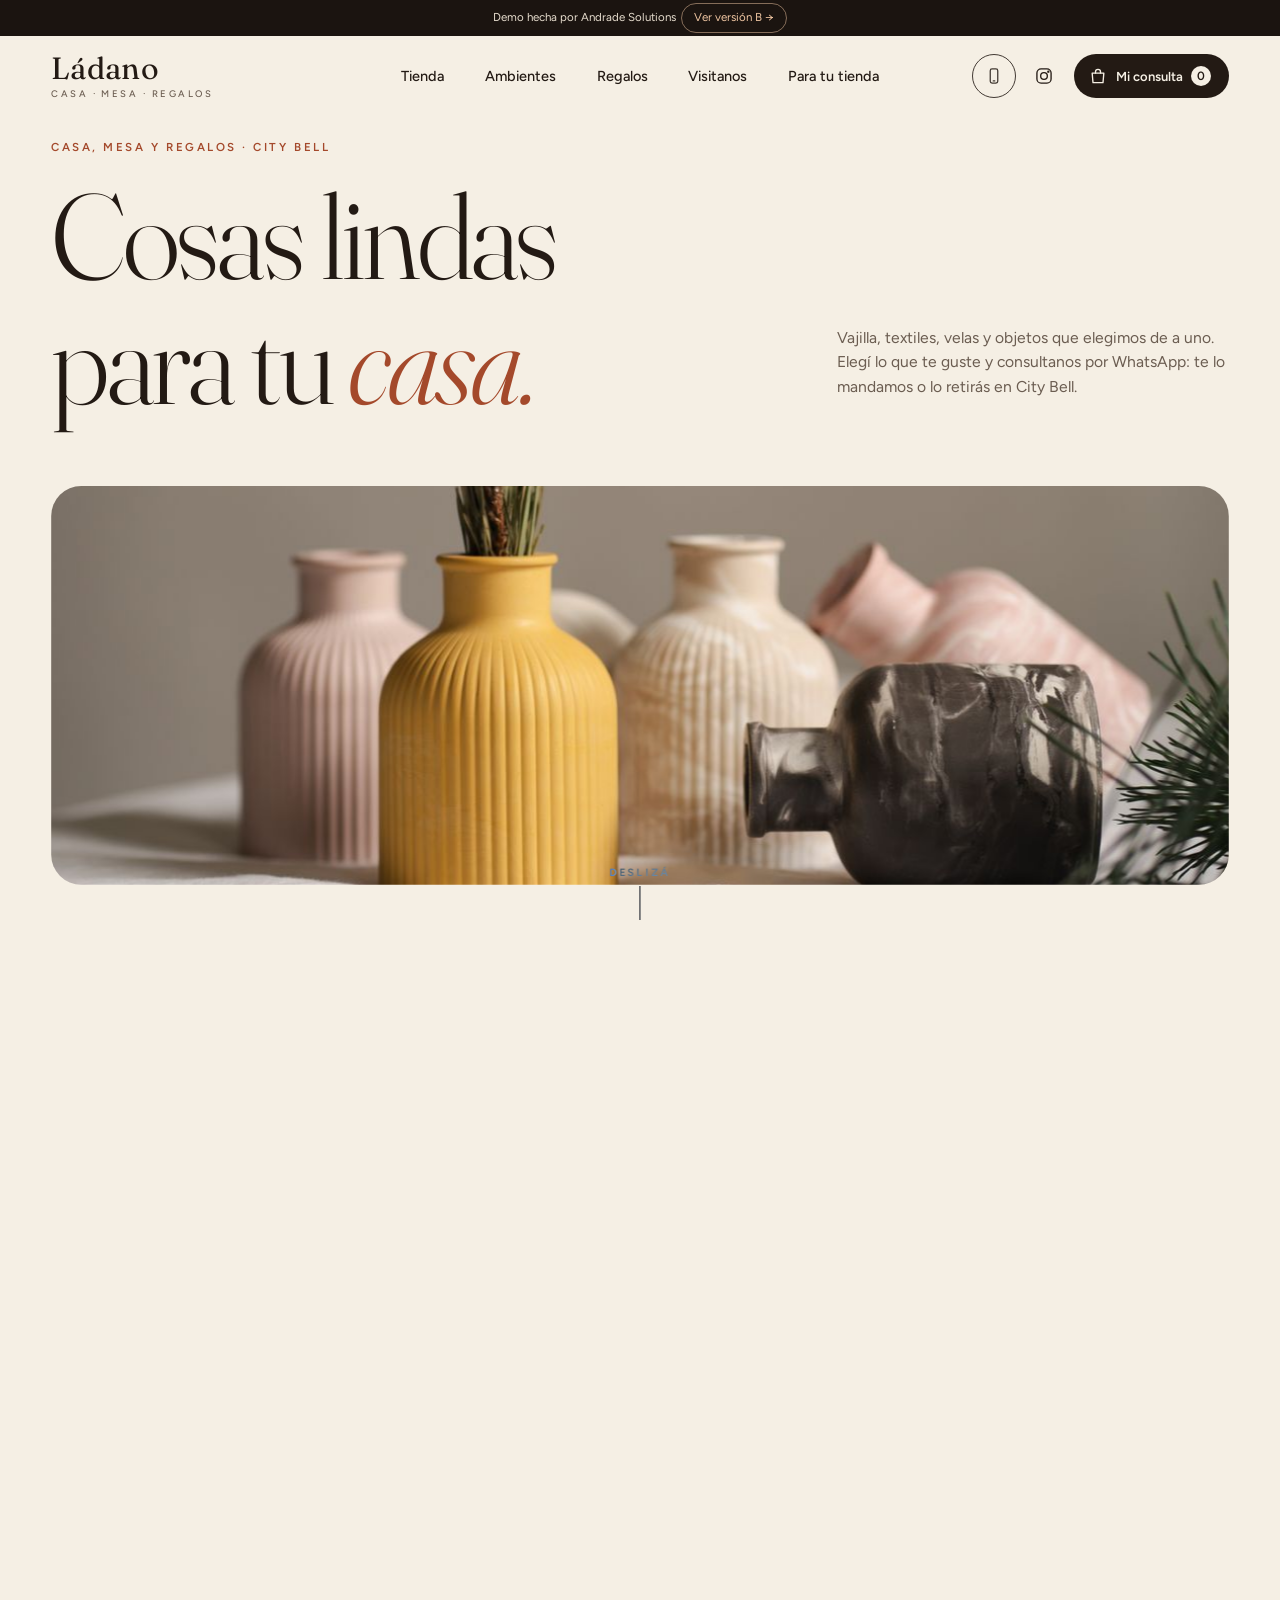
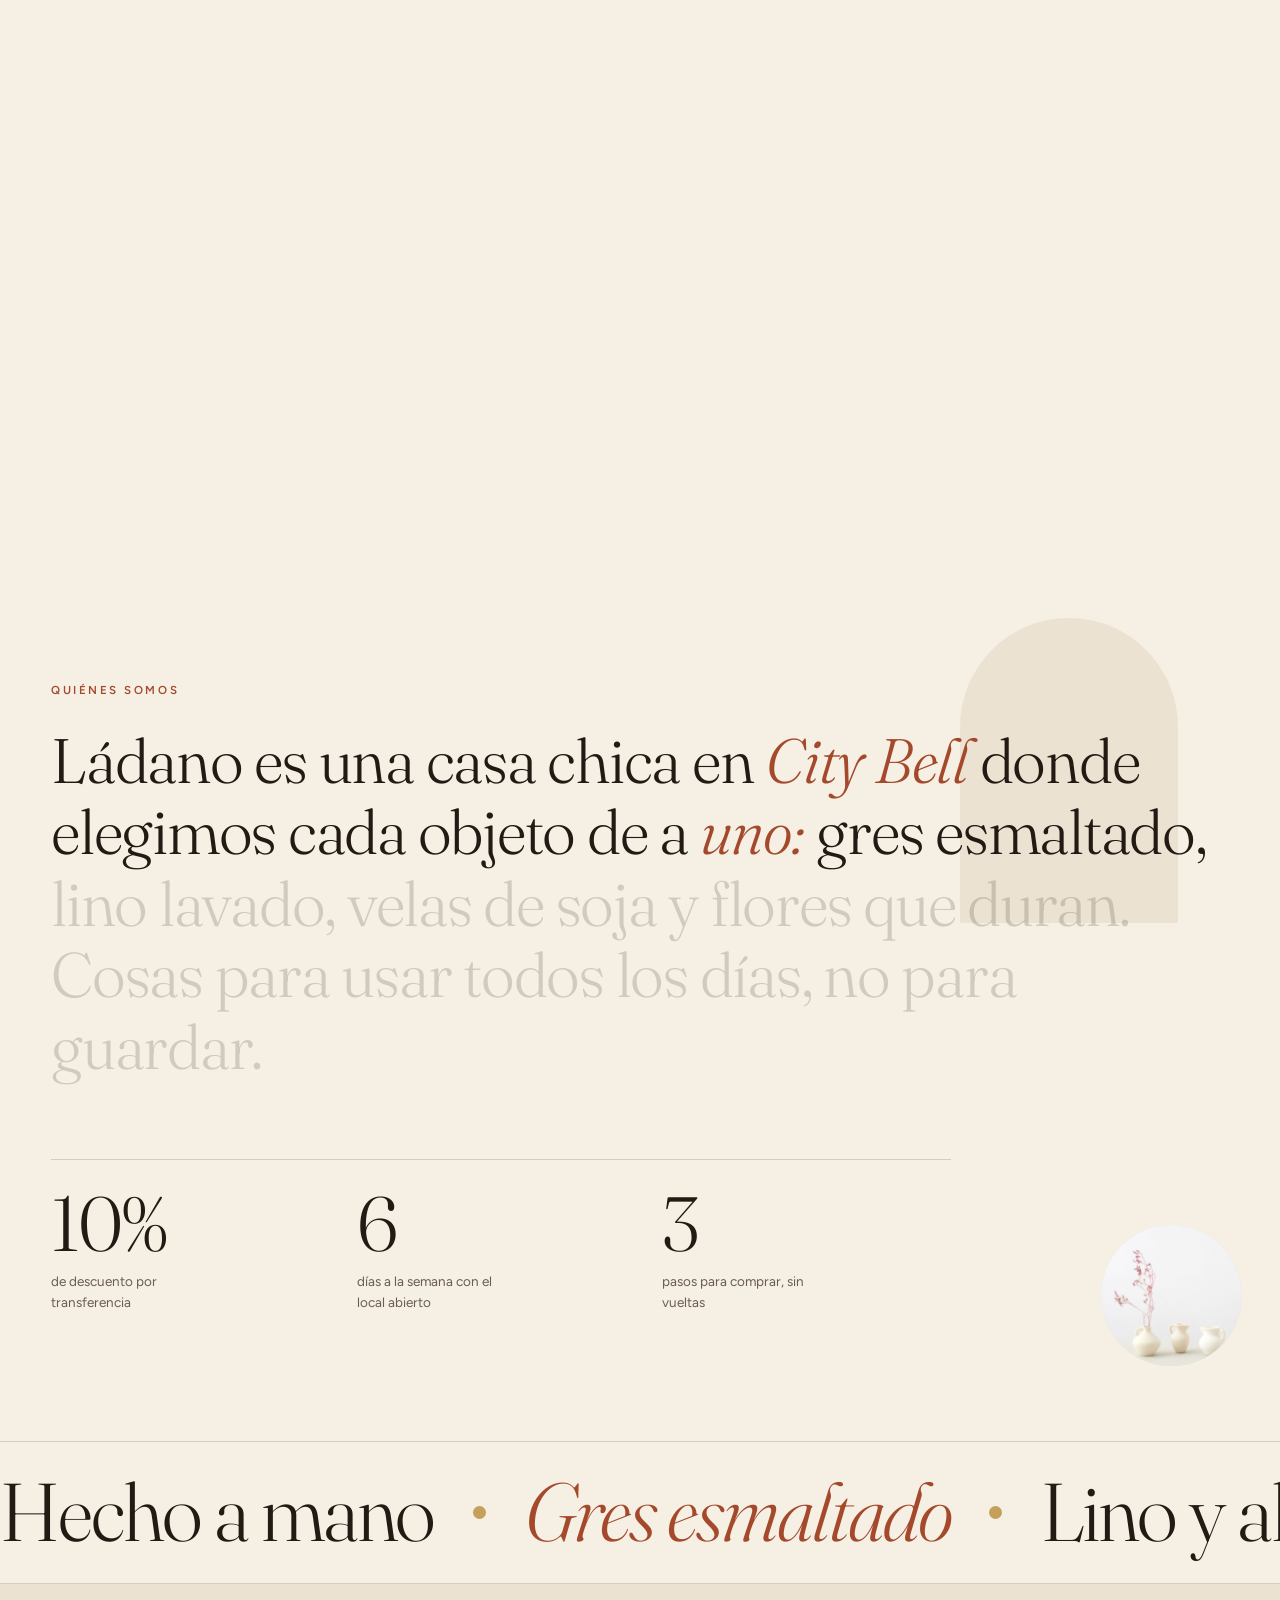
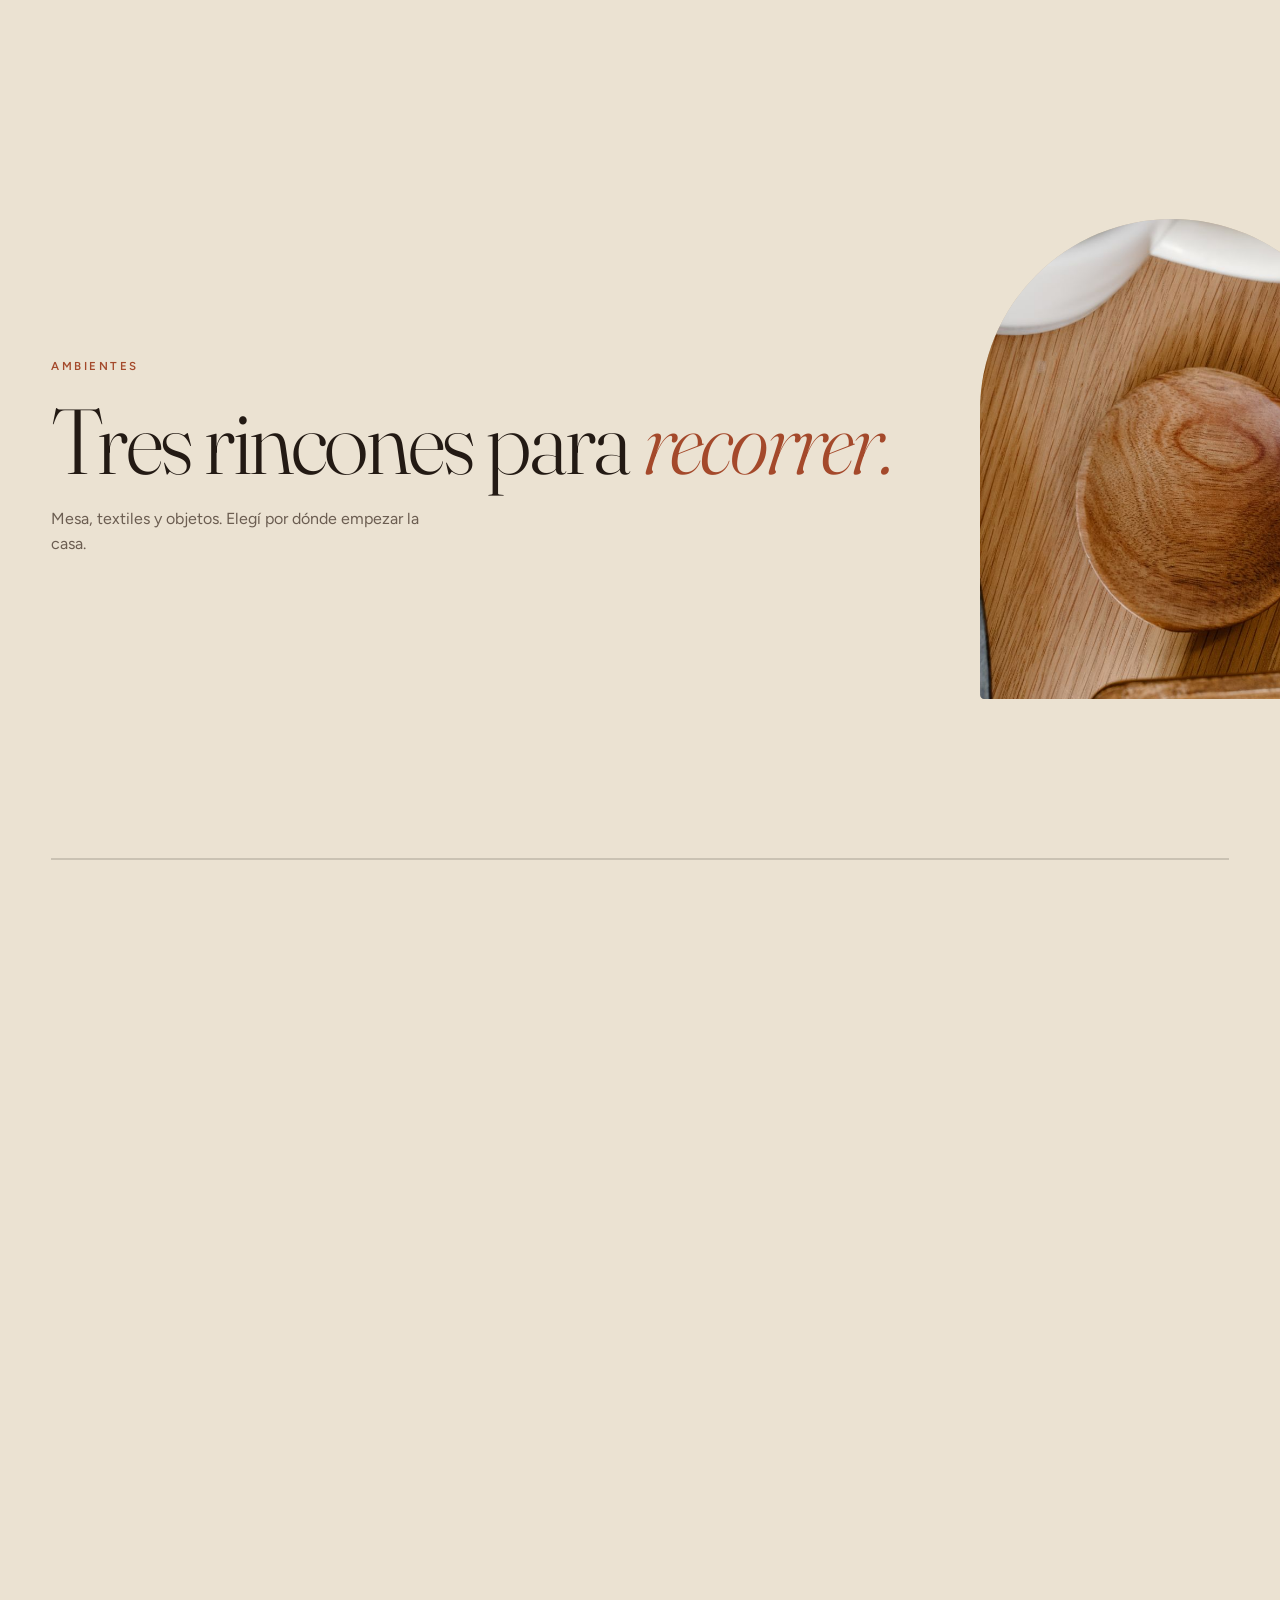
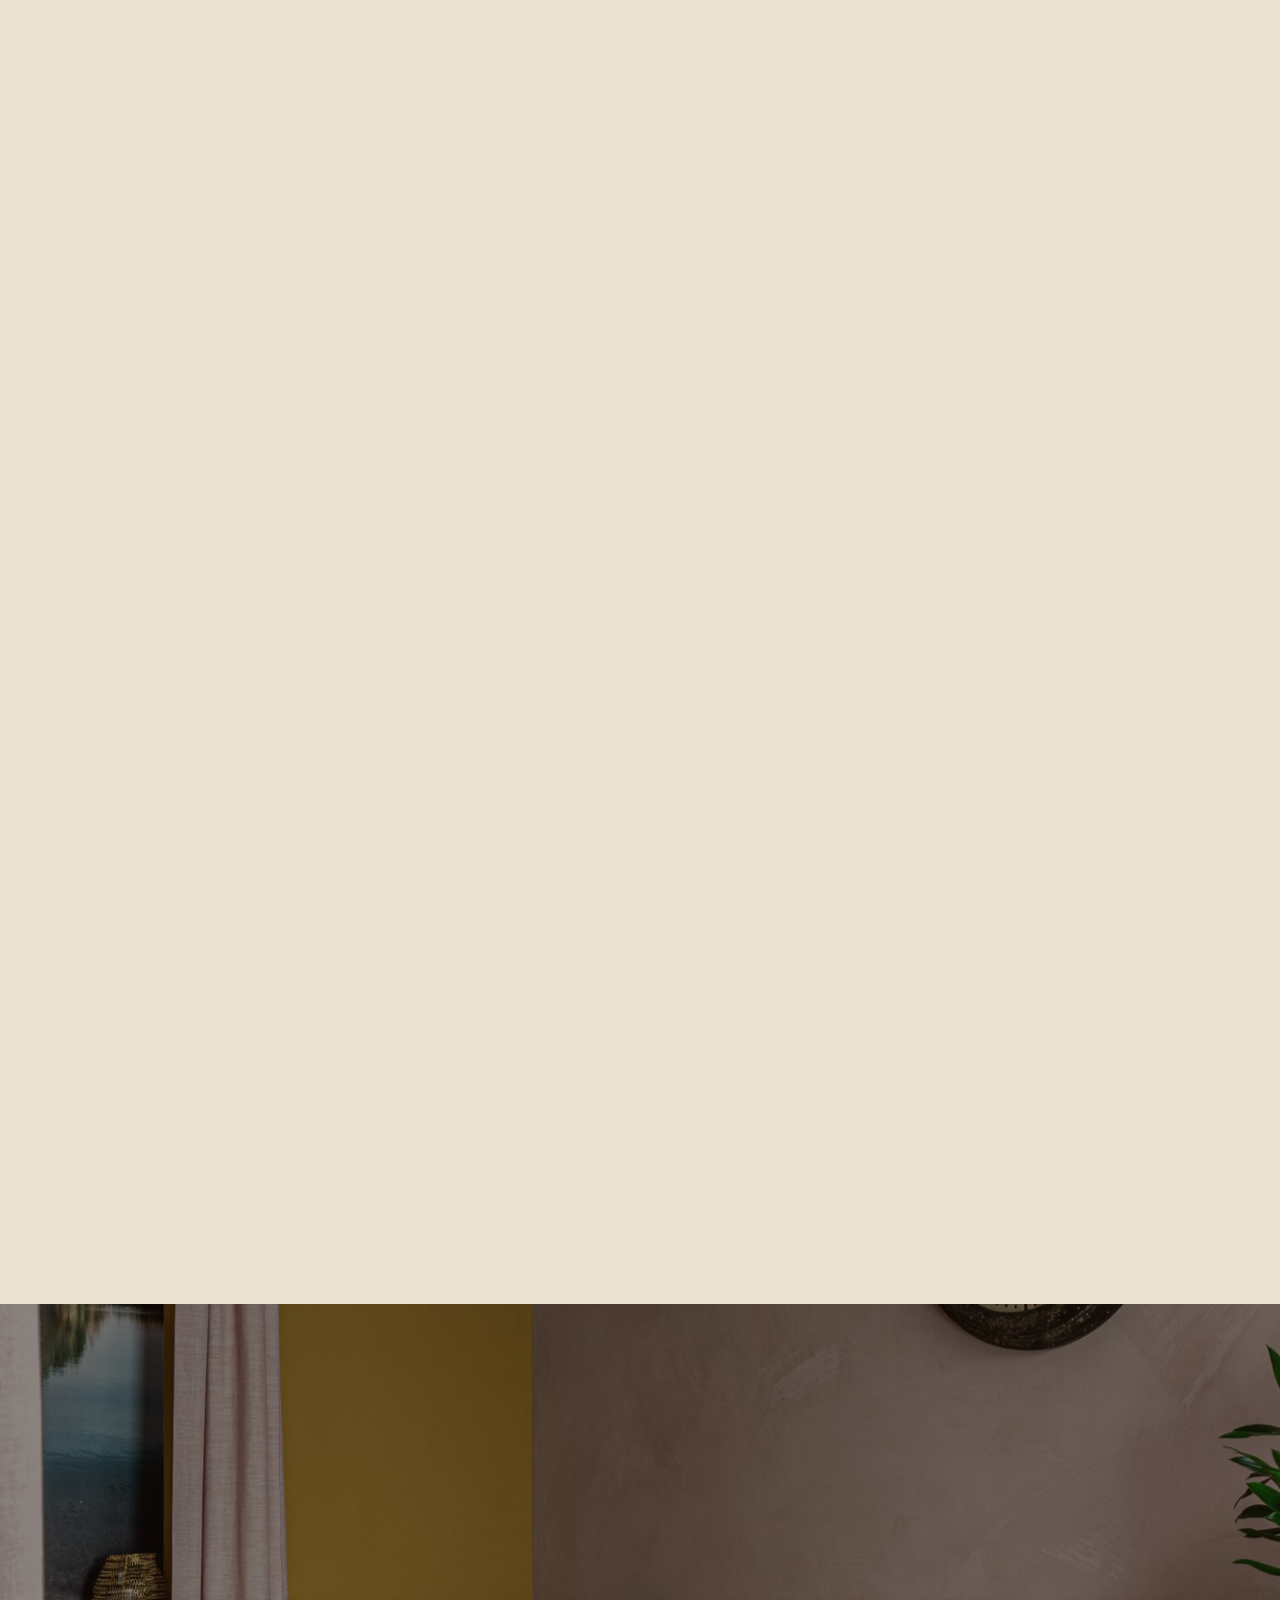
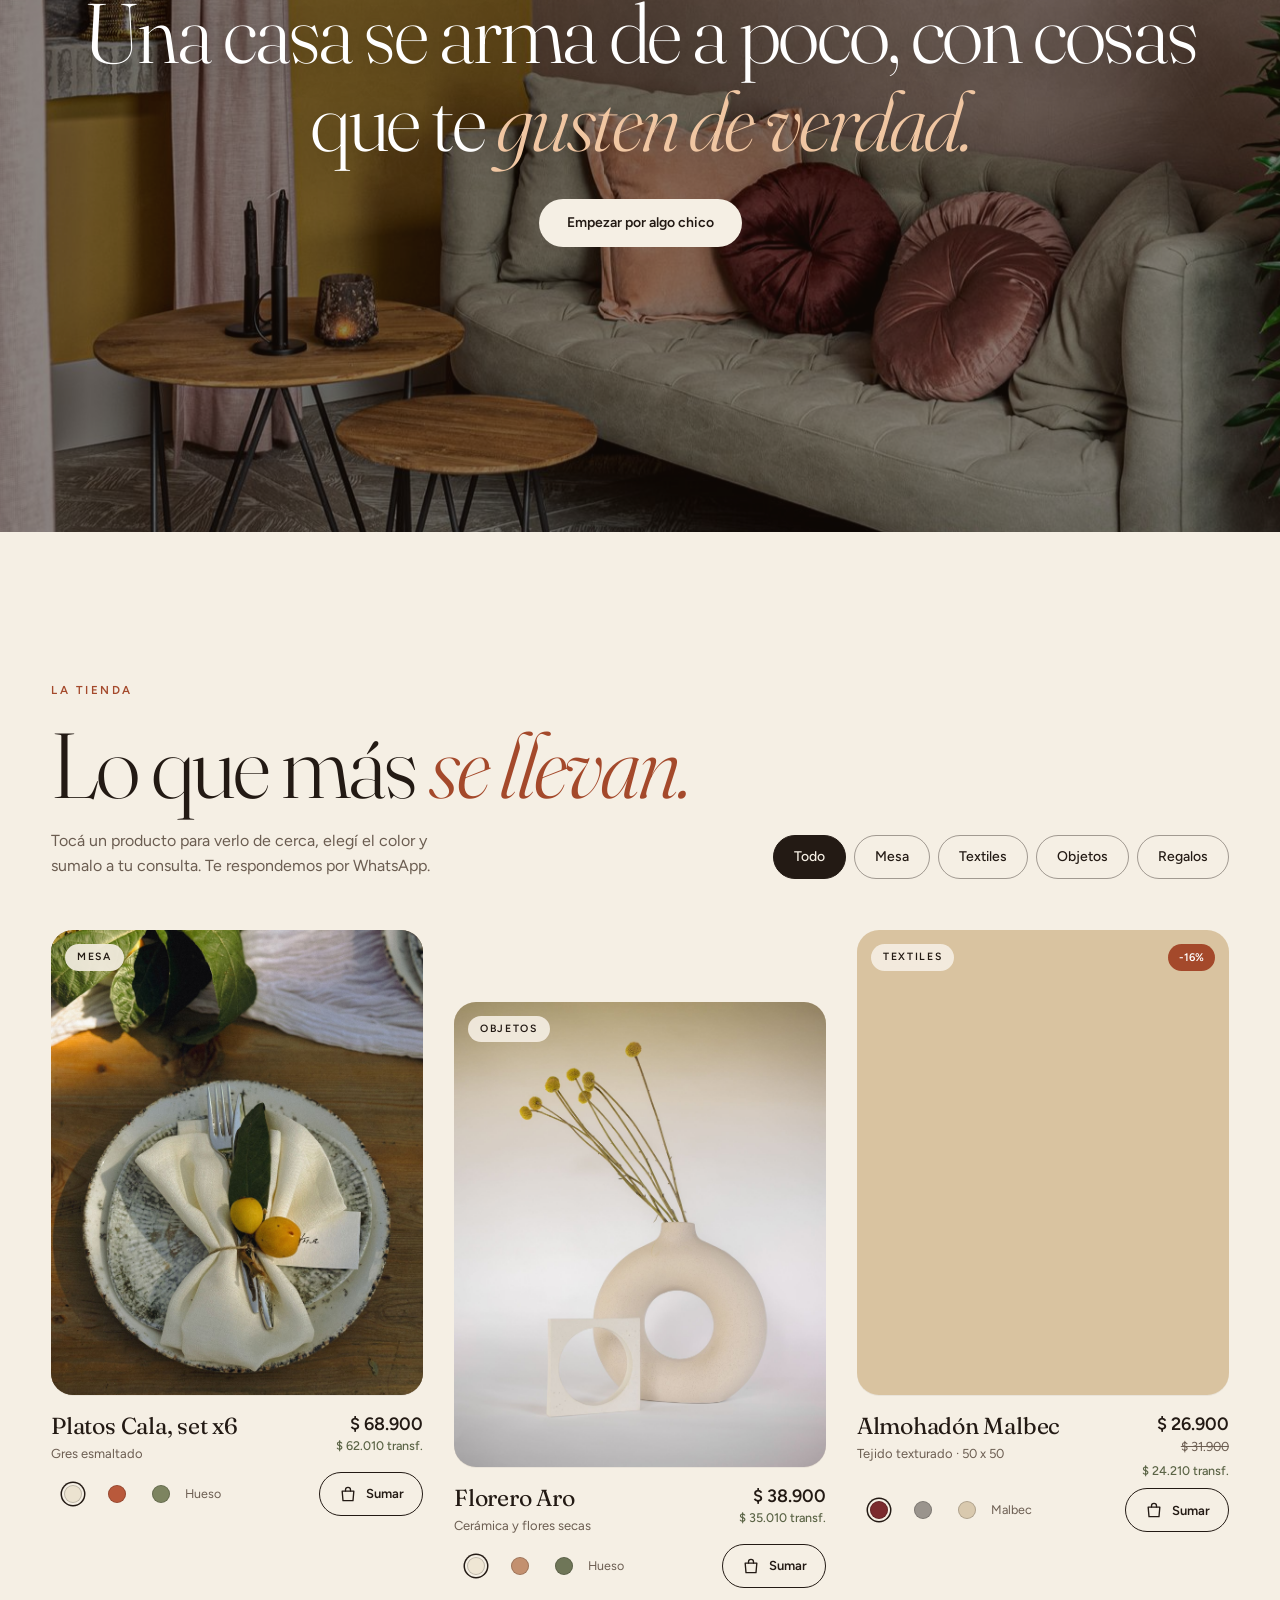
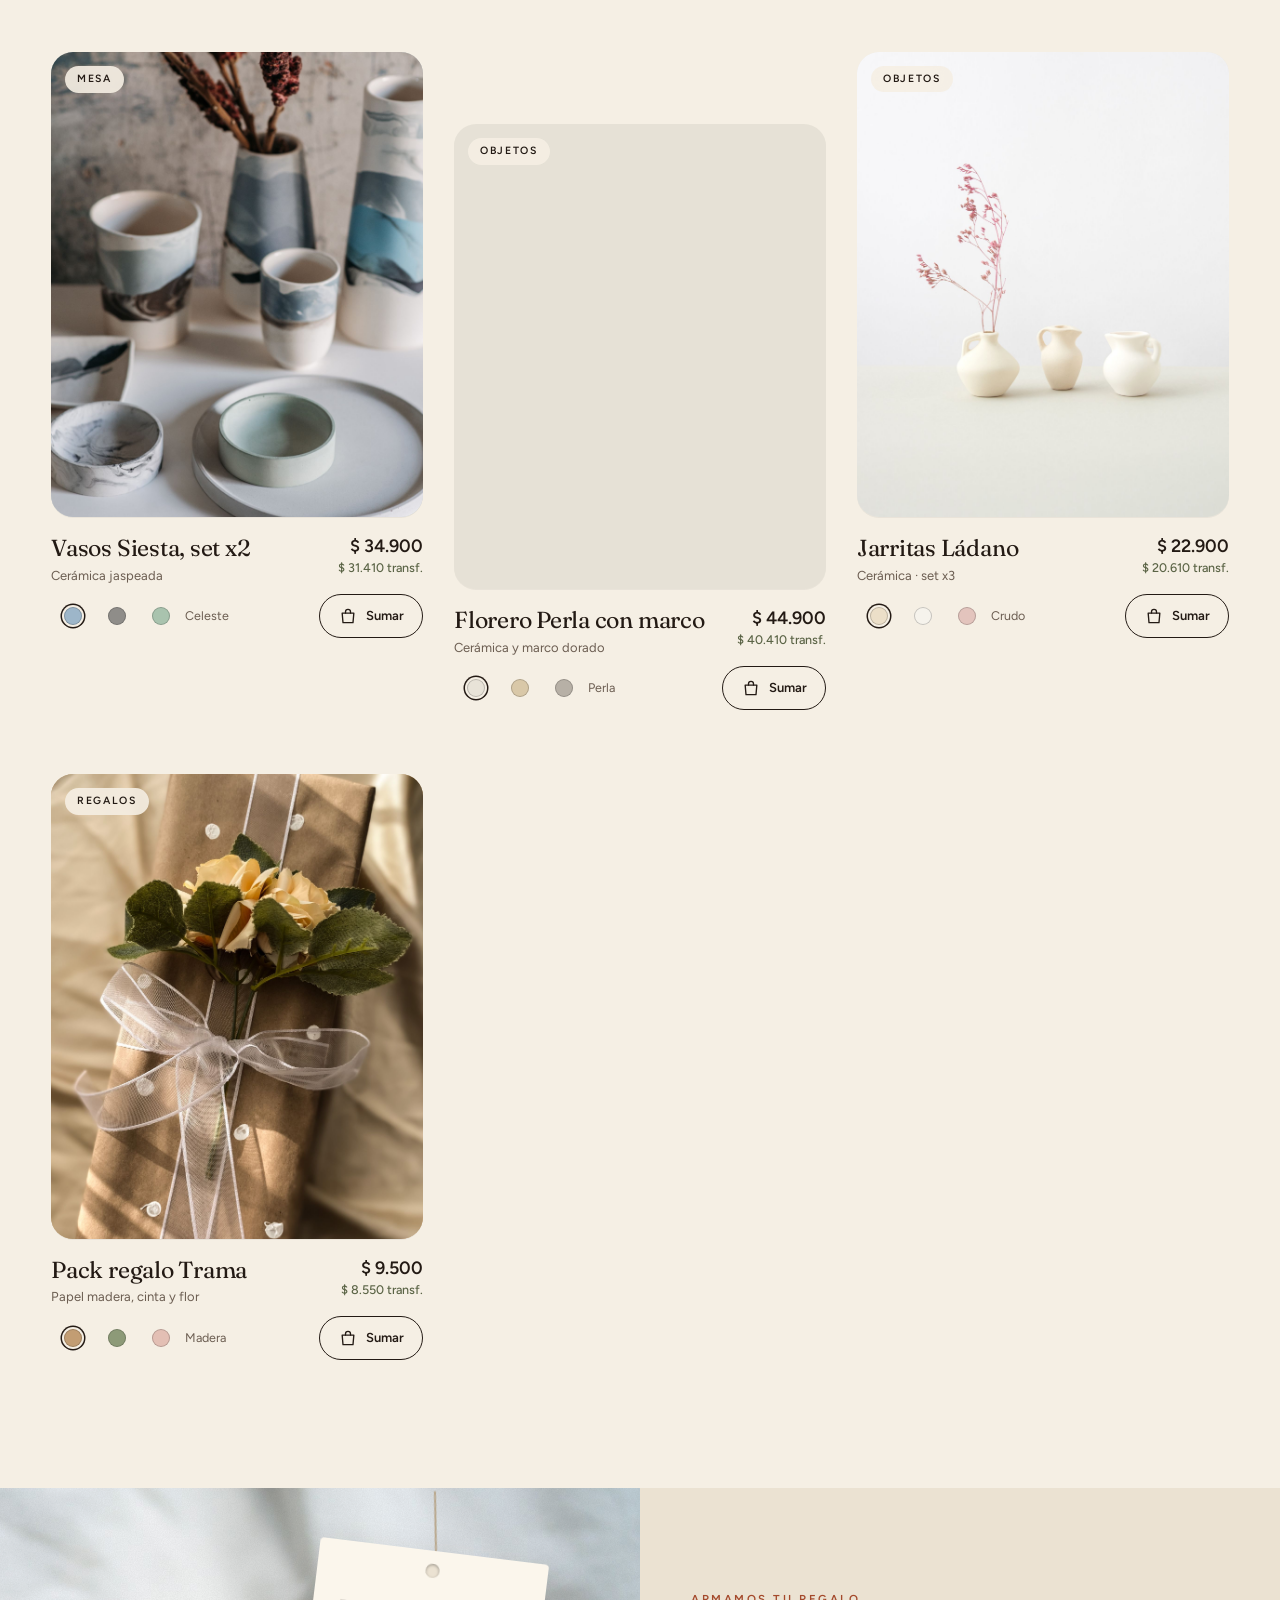
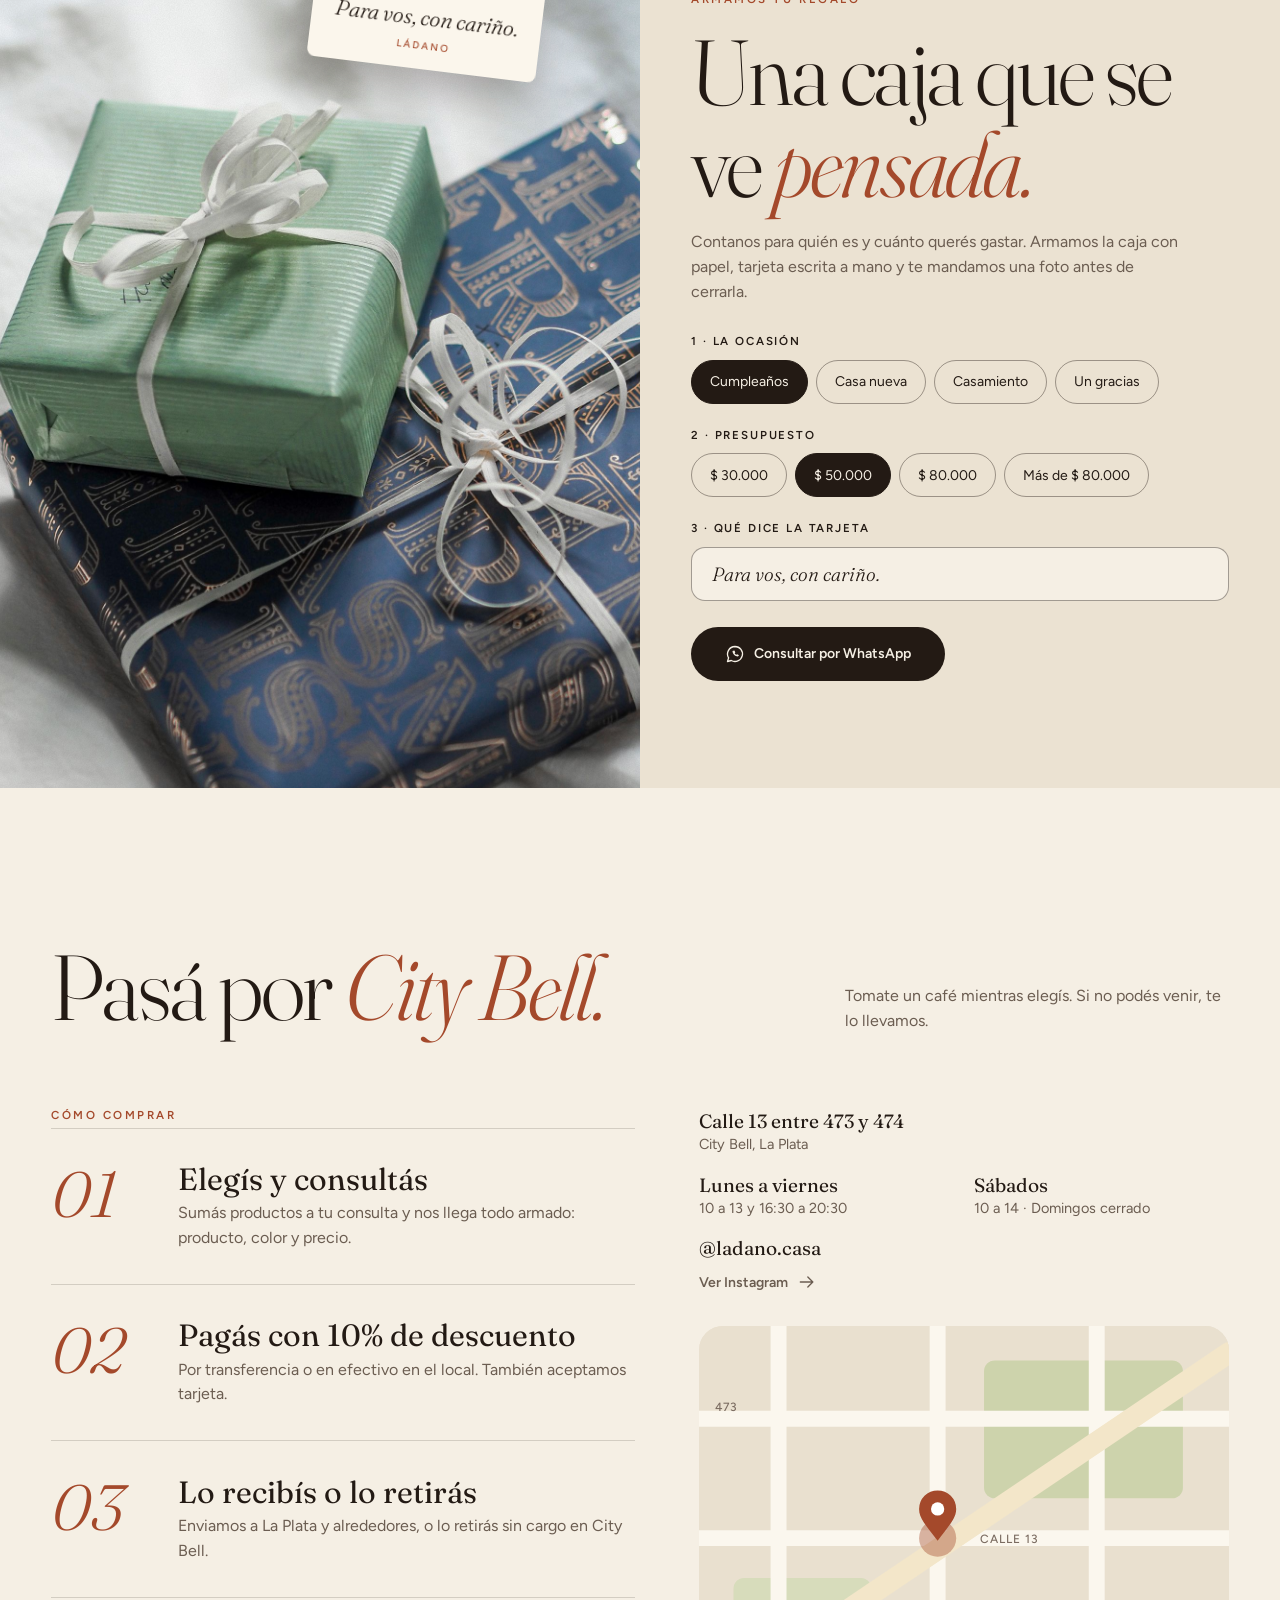
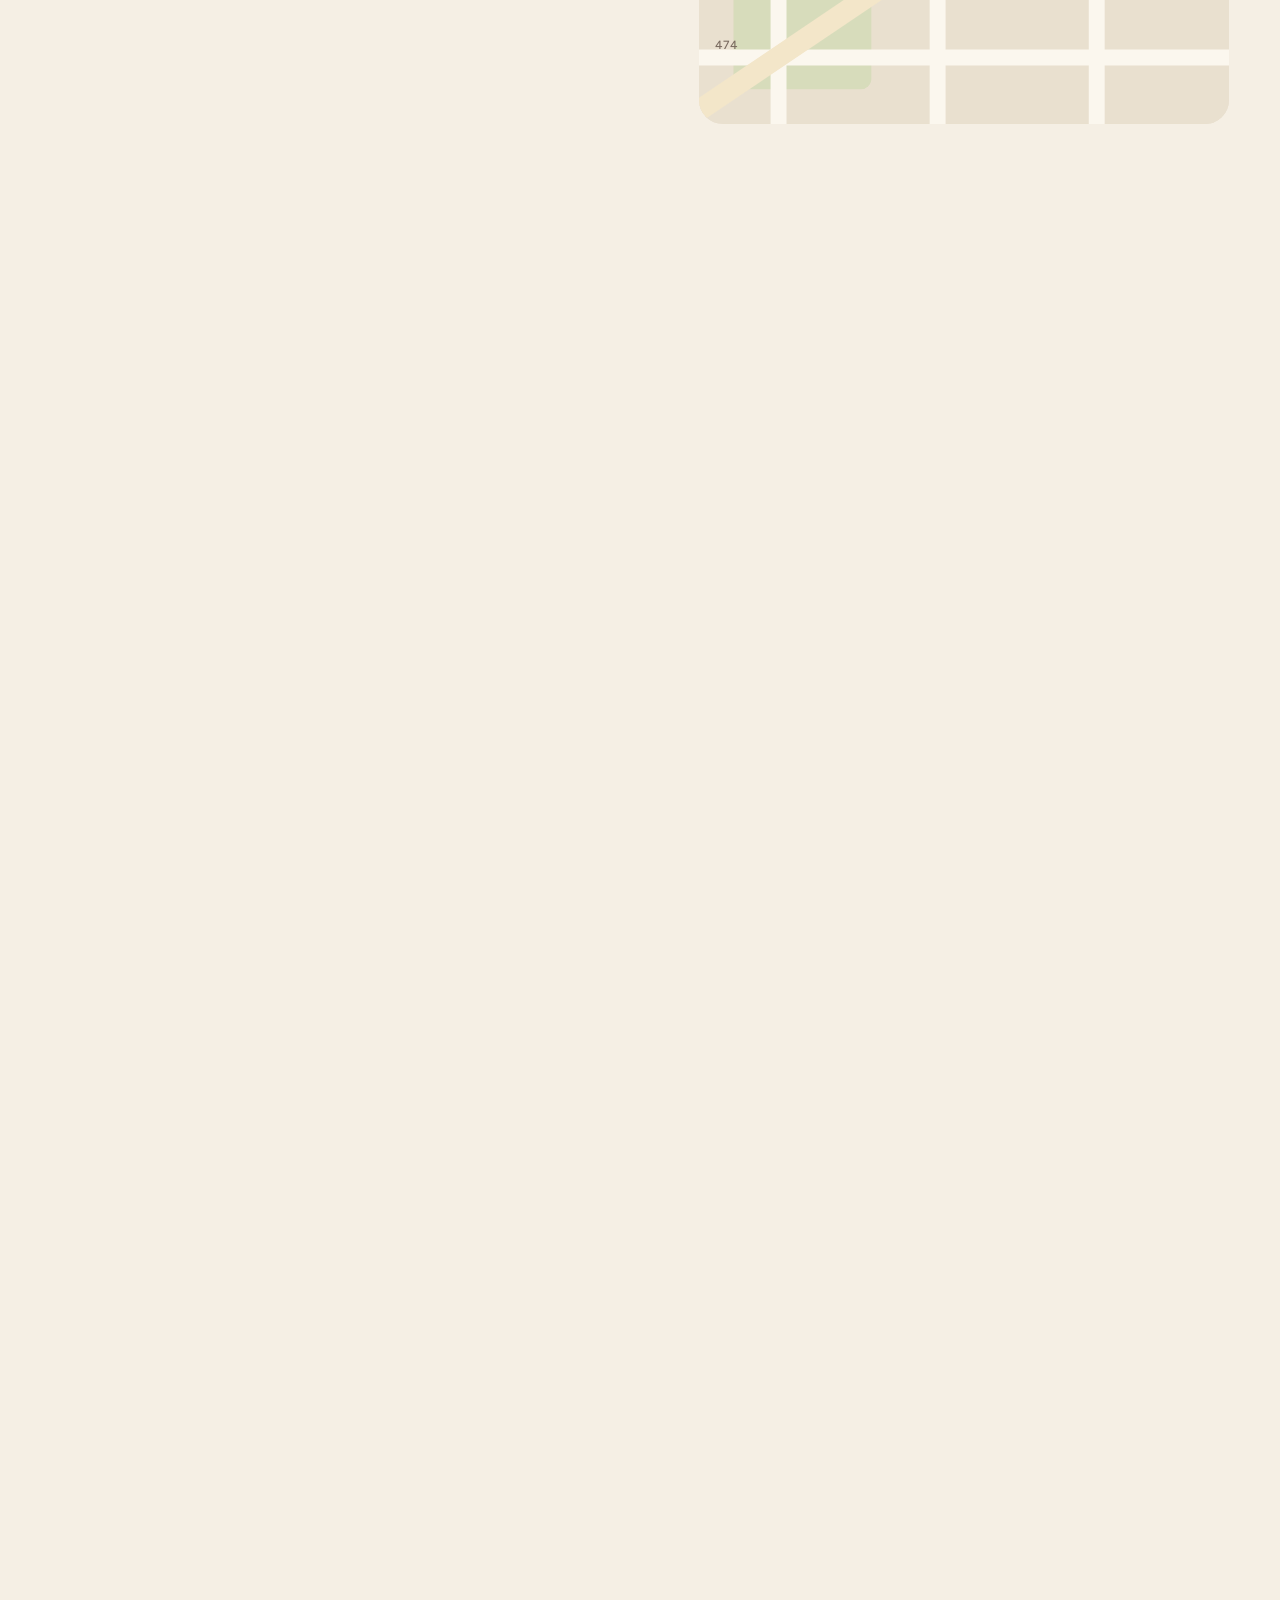
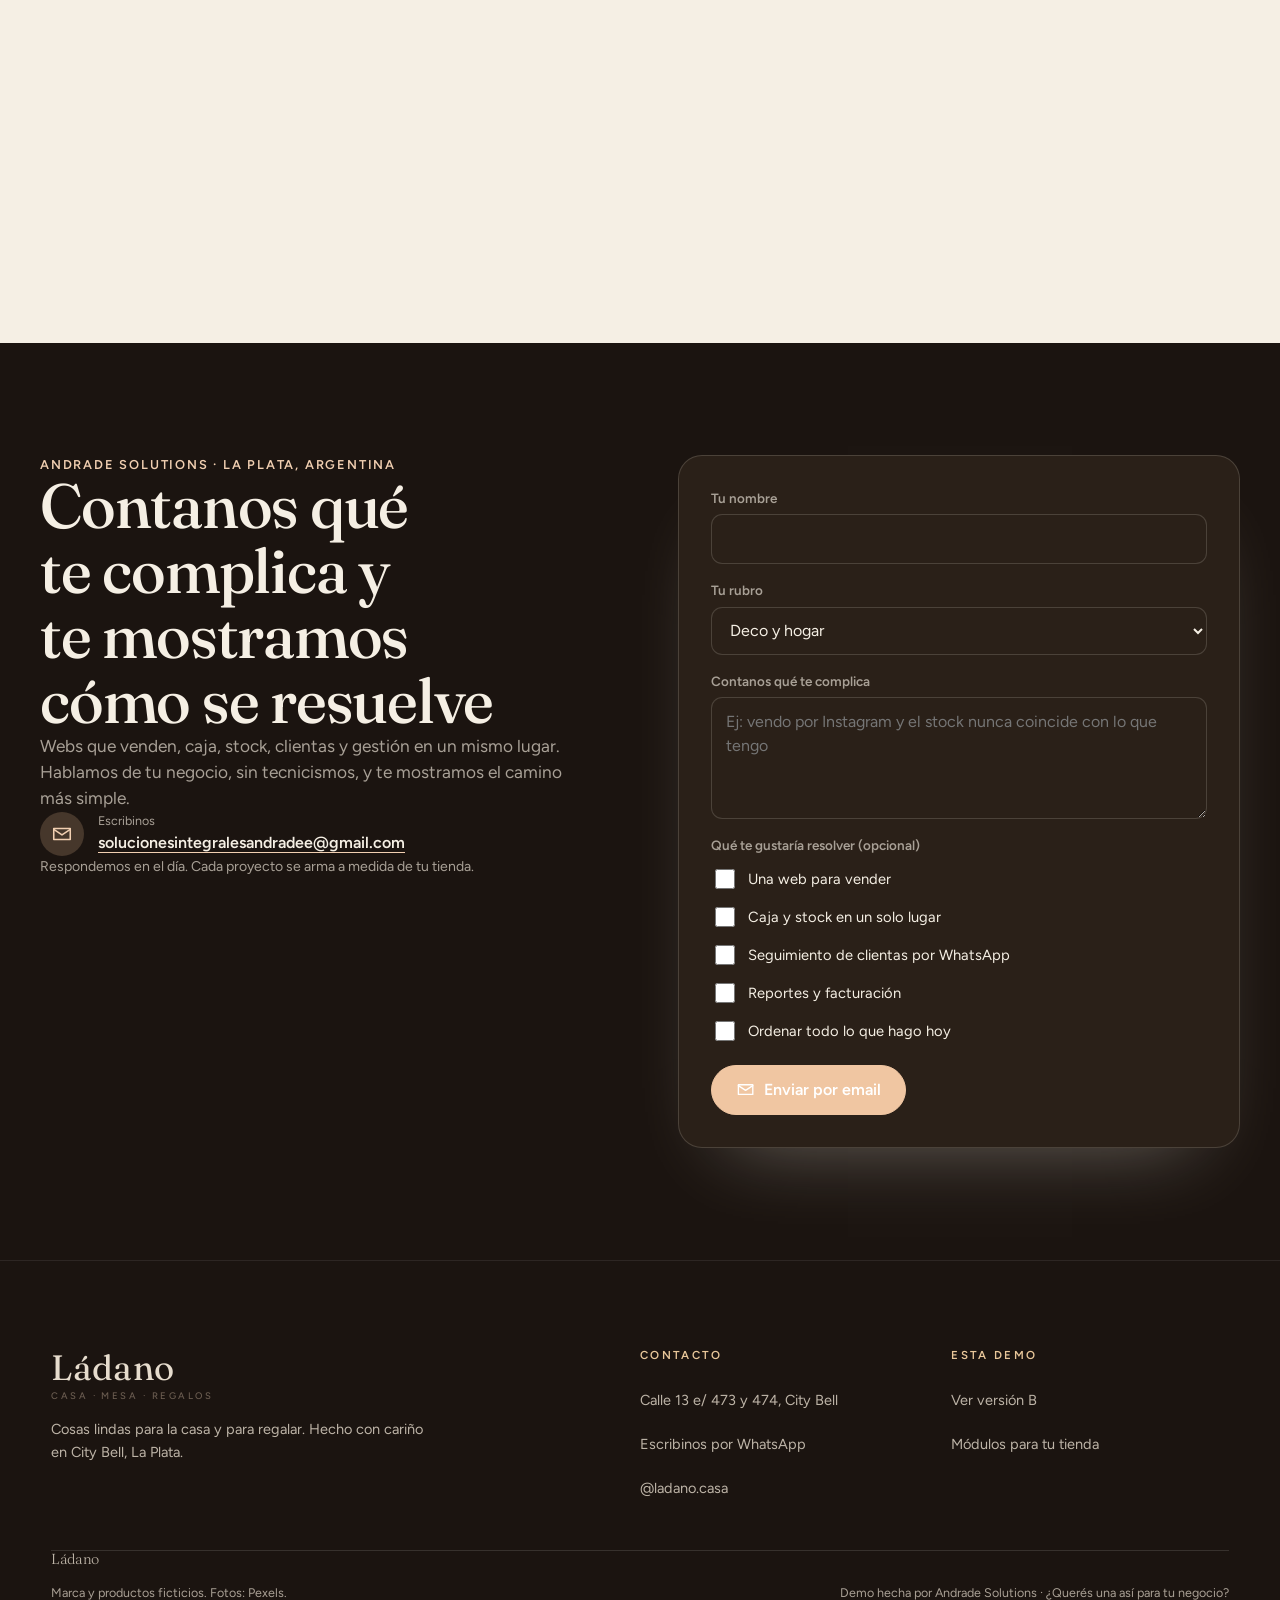
<file: deco/index.html>
<!doctype html>
<html lang="es-AR">
<head>
<meta charset="utf-8">
<meta name="viewport" content="width=device-width, initial-scale=1">
<meta name="robots" content="noindex">
<title>Ládano · Casa, mesa y regalos en City Bell</title>
<meta name="description" content="Ládano: vajilla, textiles, velas y objetos para la casa y para regalar, elegidos de a uno en City Bell. Mirá, elegí y consultá por WhatsApp. Demo de tienda online (marca ficticia).">
<meta property="og:title" content="Ládano · Casa, mesa y regalos en City Bell">
<meta property="og:description" content="Vajilla, textiles, velas y objetos para la casa y para regalar. Mirá cómo podría ser tu tienda online.">
<meta property="og:image" content="https://solucionesintegralesandrade.github.io/deco/fotos/portada.jpg">
<meta property="og:type" content="website">
<meta name="theme-color" content="#f5efe4">
<link rel="icon" type="image/svg+xml" href="data:image/svg+xml,%3Csvg xmlns=%27http://www.w3.org/2000/svg%27 viewBox=%270 0 32 32%27%3E%3Crect width=%2732%27 height=%2732%27 rx=%278%27 fill=%27%23a4492b%27/%3E%3Cpath d=%27M13 5.5h6v3.2c0 1.6 4.2 2.6 4.2 8.3 0 5.4-2.2 9.5-7.2 9.5s-7.2-4.1-7.2-9.5c0-5.700 4.200-6.700 4.200-8.300Z%27 fill=%27%23f5efe4%27/%3E%3Cpath d=%27M12 15.500c2.500 1.500 5.500 1.500 8 0%27 fill=%27none%27 stroke=%27%23a4492b%27 stroke-width=%271.300%27 stroke-linecap=%27round%27/%3E%3C/svg%3E">
<script>document.documentElement.classList.add('js');setTimeout(function(){if(!document.documentElement.classList.contains('live'))document.documentElement.classList.remove('js')},4000)</script>
<link rel="preconnect" href="https://fonts.googleapis.com">
<link rel="preconnect" href="https://fonts.gstatic.com" crossorigin>
<link rel="stylesheet" href="/_comun/sistemas.css">
<link rel="stylesheet" href="https://fonts.googleapis.com/css2?family=Fraunces:ital,opsz,wght@0,9..144,300..600;1,9..144,300..500&family=Figtree:wght@400;500;600&display=swap">
<style>
:root{--paper:#f5efe4;--paper2:#ebe2d2;--ink:#231a14;--mute:#6b5d51;--clay:#a4492b;--moss:#5b6446;--gold:#c4a05a;--night:#1b1410;--line:rgba(35,26,20,.16);--f1:'Fraunces',Georgia,'Times New Roman',serif;--f2:'Figtree',system-ui,-apple-system,'Segoe UI',Roboto,Arial,sans-serif;--g:clamp(18px,4vw,64px);--nh:64px;--e:cubic-bezier(.16,1,.3,1)}
@media(min-width:900px){:root{--nh:80px}}
*,*::before,*::after{box-sizing:border-box;margin:0;padding:0}
html{-webkit-text-size-adjust:100%;scroll-behavior:smooth;scroll-padding-top:84px;overflow-x:clip;background:var(--paper)}
body{font:400 16px/1.55 var(--f2);color:var(--ink);background:var(--paper);overflow-x:clip;-webkit-font-smoothing:antialiased}
body.lock{overflow:hidden}
img,svg{display:block;max-width:100%}
[hidden]{display:none!important}
a{color:inherit;text-decoration:none}
button{font:inherit;color:inherit;background:none;border:0;cursor:pointer;touch-action:manipulation;-webkit-tap-highlight-color:transparent}
a,summary,label{-webkit-tap-highlight-color:transparent}
ul,ol{list-style:none}
::selection{background:var(--clay);color:#fff}
.sr{position:absolute;width:1px;height:1px;overflow:hidden;clip:rect(0 0 0 0);white-space:nowrap}
:focus-visible{outline:2px solid var(--clay);outline-offset:3px;border-radius:4px}
.dk :focus-visible,.foot :focus-visible,.menu :focus-visible,dialog.bag :focus-visible{outline-color:#f5efe4}
.skip{position:absolute;left:12px;top:-60px;z-index:200;background:var(--ink);color:#fff;padding:10px 16px;border-radius:8px}
.skip:focus{top:8px}
.i{width:20px;height:20px;fill:none;stroke:currentColor;stroke-width:1.6;stroke-linecap:round;stroke-linejoin:round;flex:none}
.eyebrow{font:600 11.5px/1 var(--f2);letter-spacing:.22em;text-transform:uppercase;display:block}
.grain::after{content:"";position:absolute;inset:0;pointer-events:none;opacity:.1;mix-blend-mode:multiply;background-image:url("data:image/svg+xml,%3Csvg xmlns='http://www.w3.org/2000/svg' width='180' height='180'%3E%3Cfilter id='n'%3E%3CfeTurbulence type='fractalNoise' baseFrequency='.85' numOctaves='2'/%3E%3CfeColorMatrix values='0 0 0 0 0 0 0 0 0 0 0 0 0 0 0 0 0 0 .6 0'/%3E%3C/filter%3E%3Crect width='100%25' height='100%25' filter='url(%23n)'/%3E%3C/svg%3E")}
.sp{position:fixed;left:0;top:0;height:2px;width:100%;background:var(--clay);transform:scaleX(0);transform-origin:0 50%;z-index:120;pointer-events:none}

/* barra demo */
.firma{background:var(--night);color:#e6dccd;font-size:clamp(10px,2.85vw,11.5px);text-align:center;padding:0 10px;line-height:1.35;display:flex;flex-wrap:wrap;justify-content:center;align-items:center;column-gap:.5em;min-height:36px}
.firma a{color:#f0c6a2;text-decoration:underline;text-underline-offset:3px;white-space:nowrap;display:inline-flex;align-items:center;min-height:36px}
.firma .vs{border:1px solid rgba(240,198,162,.5);border-radius:99px;padding:0 12px;min-height:30px;margin:3px 0;text-decoration:none}
.firma .vs:hover{background:#f0c6a2;color:var(--night)}

/* nav */
.nav{position:sticky;top:0;z-index:60;height:var(--nh);margin-bottom:calc(var(--nh)*-1);display:grid;grid-template-columns:1fr auto;align-items:center;padding:0 var(--g);transition:background .45s,box-shadow .45s}
.nav.solid{background:rgba(245,239,228,.86);-webkit-backdrop-filter:blur(18px) saturate(1.4);backdrop-filter:blur(18px) saturate(1.4);box-shadow:0 1px 0 var(--line)}
.logo{display:flex;flex-direction:column;line-height:1;white-space:nowrap}
.logo b{font:400 clamp(1.7rem,2.4vw,2.1rem)/1 var(--f1);letter-spacing:.01em}
.logo small{font:500 9.5px/1 var(--f2);letter-spacing:.26em;text-transform:uppercase;margin-top:5px;color:var(--mute)}
.nav__l{display:none;gap:clamp(24px,3.2vw,48px);font-size:14.5px;font-weight:500}
.nav__l a{position:relative;padding:10px 0}
.nav__l a::after,.ul-h::after{content:"";position:absolute;left:0;bottom:4px;height:1px;width:0;background:currentColor;transition:width .35s var(--e)}
.nav__l a:hover::after{width:100%}
.nav__r{display:flex;align-items:center;gap:4px;justify-self:end}
.ib{width:44px;height:44px;display:grid;place-items:center;border-radius:50%;transition:background .25s}
.ib:hover{background:rgba(35,26,20,.08)}
.bagb{position:relative;display:inline-flex;align-items:center;gap:8px;height:44px;padding:0 18px 0 14px;margin-left:4px;border-radius:99px;background:var(--ink);color:var(--paper);font:600 13px var(--f2);transition:background .3s,transform .3s var(--e)}
.bagb:hover{background:var(--clay)}
.bagb .n{min-width:20px;height:20px;padding:0 5px;border-radius:99px;background:var(--paper);color:var(--ink);display:grid;place-items:center;font-size:12px}
.bagb.bump{animation:bump .5s var(--e)}
@keyframes bump{40%{transform:scale(1.12)}}
.bagb .tx{display:none}
.nav .vc-btn{width:44px;height:44px;margin-right:2px}
@media(max-width:559px){.nav .vc-btn{display:none}}
@media(max-width:420px){.logo small{letter-spacing:.14em;font-size:8.5px}.nav__r{gap:0}.bagb{padding:0 12px 0 12px;gap:6px;margin-left:2px}}
@media(max-width:340px){.logo b{font-size:1.5rem}.logo small{display:none}}
@media(min-width:900px){.nav{grid-template-columns:1fr auto 1fr}.nav__l{display:flex}.nav__r{grid-column:3}.burger{display:none!important}.bagb .tx{display:inline}}
.menu{position:fixed;inset:0;z-index:55;overflow-y:auto;overscroll-behavior:contain;background:var(--night);color:var(--paper);display:flex;flex-direction:column;justify-content:center;gap:4px;padding:90px 28px 40px;opacity:0;visibility:hidden;transition:opacity .45s,visibility .45s}
.menu.open{opacity:1;visibility:visible}
.menu>:first-child{margin-top:auto}.menu>:last-child{margin-bottom:auto}
.menu a{font:300 clamp(2.2rem,10vw,3.2rem)/1.25 var(--f1);padding:2px 0}
@media(max-height:520px){.menu{padding-top:76px}.menu a{font-size:1.9rem;line-height:1.2}}
.btn{position:relative;overflow:hidden;display:inline-flex;align-items:center;justify-content:center;gap:9px;min-height:48px;padding:0 28px;border-radius:99px;font:600 14px/1 var(--f2);transition:transform .3s var(--e),box-shadow .3s,background .3s,color .3s;isolation:isolate;will-change:transform}
.btn::before{content:"";position:absolute;inset:0;z-index:-1;background:linear-gradient(120deg,transparent,rgba(255,255,255,.32) 50%,transparent);transform:translateX(-110%);transition:transform .7s}
.btn:hover::before{transform:translateX(110%)}
.btn--light{background:var(--paper);color:var(--ink)}
.btn--solid{background:var(--ink);color:var(--paper);min-height:54px;padding:0 34px}
.btn--solid:hover{background:var(--clay)}
.btn--line{border:1px solid currentColor}
.btn--line:hover{background:var(--ink);color:var(--paper);border-color:var(--ink)}
.link{display:inline-flex;align-items:center;gap:9px;min-height:44px;font:600 14px var(--f2);position:relative}
.link .i{transition:transform .35s var(--e)}
.link:hover .i{transform:translateX(5px)}
.ul-h::after{bottom:8px}.ul-h:hover::after{width:calc(100% - 28px)}

/* hero */
.hero{height:230svh;position:relative;--p:0}
.hero__stick{position:sticky;top:0;height:100svh;overflow:hidden;background:var(--paper)}
.hero__txt{position:relative;z-index:1;padding:calc(var(--nh) + 26px) var(--g) 0;display:grid;gap:20px 8vw;opacity:calc(1 - var(--p)*1.4);transform:translate3d(0,calc(var(--p)*-50px),0);will-change:transform,opacity}
.hero__txt .eyebrow{color:var(--clay);animation:fade 1.2s .1s both}
h1{font:300 clamp(3rem,13.4vw,5.6rem)/1 var(--f1);letter-spacing:-.03em}
.ln{display:block;overflow:hidden;padding:.04em .06em .14em;margin:-.04em -.06em -.14em}
.ln>span{display:inline-block;transform:translateY(112%);animation:up 1.2s var(--e) forwards;animation-delay:calc(var(--i)*.13s + .25s)}
h1 em{font-style:italic;color:var(--clay)}
.lead{font-size:clamp(.98rem,1.2vw,1.12rem);color:var(--mute);max-width:25em;animation:fade 1.3s .8s both}
.lead.xs{display:none}
@keyframes up{to{transform:none}}
@keyframes fade{from{opacity:0;transform:translateY(14px)}}
.hero__media{position:absolute;inset:0;z-index:2;background:#d8c7b0;clip-path:inset(calc((1 - var(--p))*50%) calc((1 - var(--p))*var(--g)) calc((1 - var(--p))*var(--g)) calc((1 - var(--p))*var(--g)) round calc((1 - var(--p))*30px));animation:mrise 1.6s .45s var(--e) both}
@keyframes mrise{from{opacity:0;transform:translateY(60px)}}
.hero__media img{position:absolute;inset:0;width:100%;height:100%;object-fit:cover;object-position:46% 52%;transform:scale(calc(1.2 - var(--p)*.2));will-change:transform}
.hero__shade{position:absolute;inset:0;background:linear-gradient(180deg,rgba(20,12,8,.3),transparent 30%,transparent 50%,rgba(20,12,8,.62));opacity:var(--p)}
.hero__over{position:absolute;left:var(--g);right:var(--g);bottom:calc(var(--g) + 8px);display:flex;flex-wrap:wrap;align-items:flex-end;justify-content:space-between;gap:20px;color:#fff;opacity:clamp(0,calc((var(--p) - .62)*3.6),1);transform:translate3d(0,calc((1 - var(--p))*30px),0);pointer-events:none}
.hero__over.on{pointer-events:auto}
.hero__over h2{font:300 clamp(1.8rem,4.2vw,3.6rem)/1.05 var(--f1);letter-spacing:-.02em;max-width:11em;text-shadow:0 2px 30px rgba(0,0,0,.35)}
.hero__over h2 em{font-style:italic}
.hero__cta{display:flex;flex-wrap:wrap;align-items:center;gap:6px 22px;margin-top:22px}
.hero__cta .link{color:#fff}
.chip3d{display:flex;align-items:center;gap:14px;padding:10px 18px 10px 10px;border-radius:99px;background:rgba(245,239,228,.18);border:1px solid rgba(255,255,255,.35);-webkit-backdrop-filter:blur(16px);backdrop-filter:blur(16px);color:#fff;text-align:left;transition:background .3s,transform .4s var(--e)}
.chip3d:hover{background:rgba(245,239,228,.32);transform:translateY(-3px)}
.chip3d img{width:52px;height:52px;border-radius:50%;object-fit:cover}
.chip3d b{display:block;font:400 1.05rem/1.15 var(--f1)}.chip3d small{font-size:12.5px;opacity:.88}
.hint{position:absolute;z-index:3;left:50%;bottom:16px;transform:translateX(-50%);color:#fff;font:600 10.5px/1 var(--f2);letter-spacing:.26em;text-transform:uppercase;display:flex;flex-direction:column;align-items:center;gap:8px;opacity:calc(1 - var(--p)*6);pointer-events:none;mix-blend-mode:difference}
.hint i{width:1px;height:34px;background:#fff;transform-origin:top;animation:hint 2s ease-in-out infinite}
@keyframes hint{0%{transform:scaleY(0)}50%{transform:scaleY(1);transform-origin:top}51%{transform-origin:bottom}100%{transform:scaleY(0);transform-origin:bottom}}
@media(min-width:900px){h1{font-size:clamp(4rem,min(9.4vw,15.5svh),9.8rem)}.hero__txt{grid-template-columns:1fr auto;align-items:end}.lead.xs{display:block;padding-bottom:1.4em}}
@media(max-width:899px){.hero__over .chip3d{display:none}}

/* reveal */
.js .rv{opacity:0;transform:translateY(30px);transition:1s var(--e) var(--d,0ms);transition-property:opacity,transform}
.js .rv.in{opacity:1;transform:none}
.wrap{padding-left:var(--g);padding-right:var(--g)}

/* manifiesto */
.mani{position:relative;padding:clamp(80px,14vw,200px) 0 clamp(70px,10vw,140px)}
.mani .eyebrow{color:var(--clay);margin-bottom:28px}
.mani__t{font:300 clamp(1.9rem,4.9vw,4.7rem)/1.14 var(--f1);letter-spacing:-.02em;max-width:19em;position:relative;z-index:1}
.mani__t .w{color:rgba(35,26,20,.17);transition:color .6s}
.mani__t .w.on{color:var(--ink)}
.mani__t .w.hl.on{color:var(--clay);font-style:italic}
.stats{display:grid;grid-template-columns:repeat(3,1fr);gap:16px;margin-top:clamp(40px,6vw,88px);max-width:900px;border-top:1px solid var(--line);padding-top:26px;position:relative;z-index:1}
.stats b{display:block;font:300 clamp(2.4rem,6vw,5rem)/1 var(--f1);letter-spacing:-.03em}
.stats>div>span{font-size:13.5px;color:var(--mute);display:block;margin-top:8px;max-width:11em}
.fl{position:absolute;display:none;overflow:hidden;background:var(--paper2)}
.fl img{width:100%;height:100%;object-fit:cover;transform:scale(1.2)}
@media(min-width:900px){.fl{display:block}.fl--a{right:8vw;top:12%;width:17vw;aspect-ratio:3/4.2;border-radius:999px 999px 18px 18px}.fl--b{right:3vw;bottom:8%;width:11vw;aspect-ratio:1;border-radius:50%}}

/* marquee */
.mq{overflow:hidden;white-space:nowrap;border-block:1px solid var(--line);padding:clamp(14px,2vw,26px) 0;user-select:none}
.mq__t{display:inline-flex;animation:mq 60s linear infinite}
.mq--r .mq__t{animation-direction:reverse;animation-duration:70s}
.mq span{display:inline-flex;align-items:center;gap:clamp(22px,3vw,48px);padding-right:clamp(22px,3vw,48px);font:300 clamp(2.4rem,6.4vw,6rem)/1.1 var(--f1);letter-spacing:-.025em}
.mq span:nth-child(even){font-style:italic;color:var(--clay)}
.mq span::after{content:"";width:.16em;height:.16em;border-radius:50%;background:var(--gold);flex:none}
@keyframes mq{to{transform:translateX(-50%)}}

/* ambientes (storytelling horizontal) */
.amb{position:relative;background:var(--paper2)}
.amb__stick{position:relative}
.amb__track{display:flex;flex-direction:column;gap:clamp(48px,10vw,80px);padding:clamp(70px,12vw,120px) var(--g)}
.pan--intro h2{margin-bottom:18px}
.pan--intro p{color:var(--mute);max-width:24em}
.pan{display:flex;flex-direction:column;gap:22px}
.pan__img{position:relative;overflow:hidden;aspect-ratio:4/5;border-radius:999px 999px 22px 22px;background:#cdbba3}
.pan__img img{width:100%;height:100%;object-fit:cover;transform:scale(1.18)}
.pan__t{position:relative}
.pan__t .num{font:italic 300 1.1rem var(--f1);color:var(--clay);display:block;margin-bottom:6px}
.pan__t h3{font:300 clamp(3rem,13vw,5rem)/.95 var(--f1);letter-spacing:-.03em;margin-bottom:14px}
.pan__t p{color:var(--mute);max-width:21em;margin-bottom:20px}
@media(min-width:600px) and (max-width:899px){.pan:not(.pan--intro){flex-direction:row;align-items:flex-end;gap:24px}.pan__img{flex:0 0 52%;aspect-ratio:4/5}.pan__t{flex:1;min-width:0}.pan__t h3{font-size:clamp(3rem,8vw,4.4rem)}}
@media(max-height:500px) and (orientation:landscape){h1{font-size:clamp(2.2rem,12svh,4rem)}.hero__txt{padding-top:calc(var(--nh) + 10px)}}
h2.big{font:300 clamp(2.6rem,7.2vw,7rem)/1 var(--f1);letter-spacing:-.03em}
h2.big em{font-style:italic;color:var(--clay)}
.amb__bar{display:none}
@media(min-width:900px){
.amb.pin .amb__stick{position:sticky;top:0;height:100svh;overflow:hidden}
.amb.pin .amb__track{flex-direction:row;align-items:center;gap:7vw;height:100%;padding:calc(var(--nh) + 10px) var(--g) 40px;will-change:transform;width:max-content}
.pan--intro{flex:0 0 min(40vw,560px)}
.pan{flex:0 0 auto;flex-direction:row;align-items:flex-end;gap:2.4vw}
.pan__img{width:min(30vw,calc(62svh*.8));aspect-ratio:4/5}
.pan__t{width:min(22vw,320px);padding-bottom:6px}
.pan__t h3{font-size:clamp(4rem,7vw,7.5rem);margin-left:-.4em;position:relative;z-index:2;mix-blend-mode:multiply}
.pan:nth-child(odd) .pan__img{margin-top:-4svh}
.amb.pin .amb__bar{display:block;position:absolute;left:var(--g);right:var(--g);bottom:24px;height:2px;background:var(--line)}
.amb__bar i{display:block;height:100%;background:var(--ink);transform-origin:0 50%;transform:scaleX(0)}
}
@media(min-width:900px){.amb:not(.pin) .amb__track{flex-direction:row;overflow-x:auto;scroll-snap-type:x proximity;align-items:flex-end}.amb:not(.pin) .pan{flex:0 0 min(70vw,640px);scroll-snap-align:start}.amb:not(.pin) .pan--intro{flex-basis:min(70vw,420px)}}

/* quiebre */
.brk{position:relative;min-height:92svh;display:grid;place-items:center;overflow:hidden;color:#fff;text-align:center;padding:80px var(--g);background:#3a2a22}
.brk__i{position:absolute;inset:-12% 0}
.brk__i img{width:100%;height:100%;object-fit:cover;object-position:50% 55%}
.brk::before{content:"";position:absolute;inset:0;z-index:1;background:rgba(24,14,9,.5)}
.brk blockquote{position:relative;z-index:2;max-width:15em;font:300 clamp(2.1rem,6.6vw,6.2rem)/1.04 var(--f1);letter-spacing:-.028em;text-shadow:0 2px 40px rgba(0,0,0,.35)}
.brk blockquote em{font-style:italic;color:#f0c6a2}
.brk .btn{position:relative;z-index:2;margin-top:34px}
.brk .wrapq{position:relative;z-index:2;display:flex;flex-direction:column;align-items:center}

/* tienda */
.shop{padding:clamp(80px,12vw,170px) var(--g) clamp(70px,10vw,140px)}
.shop__h{display:flex;flex-wrap:wrap;align-items:flex-end;justify-content:space-between;gap:26px 40px;margin-bottom:clamp(30px,4vw,56px)}
.shop__h p{color:var(--mute);max-width:24em;margin-top:18px}
.filt{display:flex;flex-wrap:wrap;gap:8px}
.fc{min-height:44px;padding:0 20px;border:1px solid rgba(35,26,20,.4);border-radius:99px;font:500 14px var(--f2);transition:background .25s,color .25s,border-color .25s}
.fc:hover{border-color:var(--ink)}
.fc[aria-pressed=true]{background:var(--ink);color:var(--paper);border-color:var(--ink)}
.grid{display:grid;grid-template-columns:1fr;gap:clamp(34px,5vw,64px) clamp(16px,2.4vw,36px)}
@media(min-width:640px){.grid{grid-template-columns:1fr 1fr}}
@media(min-width:1000px){.grid{grid-template-columns:repeat(3,1fr)}.pc:nth-child(3n+2){margin-top:72px}}
.pc{perspective:1100px}
.pc__img{position:relative;display:block;width:100%;aspect-ratio:4/5;overflow:hidden;border-radius:22px;background:var(--bg,#d8c7b0);transform-style:preserve-3d;transition:transform .5s var(--e),box-shadow .5s;text-align:left;box-shadow:0 1px 0 rgba(35,26,20,.05)}
.pc__img img{position:absolute;inset:0;width:100%;height:100%;object-fit:cover;object-position:var(--op,50% 50%);transition:transform 1.1s var(--e)}
@media(hover:hover){.pc__img:hover img{transform:scale(1.06)}}
.pc__img.tl{box-shadow:0 30px 50px -22px rgba(35,26,20,.45);transition:transform .12s}
.pc__img::after{content:"";position:absolute;inset:0;background:radial-gradient(circle at var(--gx,50%) var(--gy,0%),rgba(255,255,255,.28),transparent 55%);opacity:0;transition:opacity .4s;pointer-events:none}
.pc__img.tl::after{opacity:1}
.pc__tag{position:absolute;left:14px;top:14px;font:600 10.5px/1 var(--f2);letter-spacing:.16em;text-transform:uppercase;background:rgba(245,239,228,.9);color:var(--ink);padding:8px 12px;border-radius:99px;-webkit-backdrop-filter:blur(8px);backdrop-filter:blur(8px)}
.pc__off{position:absolute;right:14px;top:14px;font:600 11px/1 var(--f2);background:var(--clay);color:#fff;padding:8px 11px;border-radius:99px}
.pc__more{position:absolute;left:50%;bottom:16px;transform:translate(-50%,14px);opacity:0;font:600 13px var(--f2);background:var(--paper);color:var(--ink);padding:12px 20px;border-radius:99px;transition:.45s var(--e);white-space:nowrap}
.pc__img:hover .pc__more,.pc__img:focus-visible .pc__more{opacity:1;transform:translate(-50%,0)}
@media(hover:none){.pc__more{display:none}}
.pc__row{display:flex;justify-content:space-between;gap:14px;margin-top:18px}
.pc h3{font:400 1.45rem/1.15 var(--f1);letter-spacing:-.01em}
.pc__sub{font-size:13px;color:var(--mute);margin-top:4px}
.pc__pr{text-align:right;flex:none}
.pc__pr b{display:block;font:600 1.12rem var(--f2)}
.pc__pr s{font-size:13px;color:var(--mute)}
.pc__tr{font-size:12.5px;color:var(--moss);font-weight:500;margin-top:2px}
.pc__foot{display:flex;flex-wrap:wrap;align-items:center;justify-content:space-between;gap:4px 12px;margin-top:8px}
.sws{display:flex;align-items:center}
.sw{width:44px;height:44px;display:grid;place-items:center}
.sw i{width:18px;height:18px;border-radius:50%;box-shadow:inset 0 0 0 1px rgba(0,0,0,.2);transition:transform .3s var(--e),box-shadow .3s}
.sw:hover i{transform:scale(1.15)}
.sw[aria-pressed=true] i{box-shadow:inset 0 0 0 1px rgba(0,0,0,.2),0 0 0 2px var(--paper),0 0 0 3.5px var(--ink)}
.sws__n{font-size:12.5px;color:var(--mute);margin-left:2px;min-width:5em}
.add{display:inline-flex;align-items:center;gap:8px;min-height:44px;padding:0 18px;border:1px solid var(--ink);border-radius:99px;font:600 13px var(--f2);transition:background .25s,color .25s}
.add:hover,.add.ok{background:var(--ink);color:var(--paper)}
.empty{grid-column:1/-1;color:var(--mute)}

/* regalo */
.gift{display:grid;background:var(--paper2)}
.gift__art{position:relative;overflow:hidden;aspect-ratio:4/4.6;background:#d9cfc2}
.gift__art>img{position:absolute;inset:0;width:100%;height:100%;object-fit:cover;object-position:50% 70%;transform:scale(1.14)}
.gift__tag{position:absolute;left:50%;top:7%;width:min(44%,230px);z-index:3;transform:rotate(7deg);transform-origin:50% 0;background:#fbf6ec;padding:clamp(34px,6vw,54px) 14px 18px;border-radius:4px 4px 8px 8px;box-shadow:0 20px 40px rgba(43,33,27,.3);text-align:center;font:italic 300 calc(clamp(.9rem,1.7vw,1.35rem)*var(--s,1))/1.25 var(--f1);animation:sway 6s ease-in-out infinite;overflow-wrap:break-word;hyphens:auto}
.gift__tag::before{content:"";position:absolute;top:13px;left:50%;width:14px;height:14px;margin-left:-7px;border-radius:50%;background:var(--paper2);box-shadow:inset 0 1px 3px rgba(0,0,0,.35)}
.gift__tag::after{content:"";position:absolute;left:50%;bottom:100%;width:1.5px;height:60px;background:#b9a88e;transform:rotate(-8deg);transform-origin:bottom}
.gift__tag small{display:block;margin-top:10px;font:500 10px/1 var(--f2);letter-spacing:.2em;text-transform:uppercase;font-style:normal;color:var(--clay)}
@keyframes sway{50%{transform:rotate(3deg)}}
.gift__f{padding:clamp(56px,8vw,120px) var(--g);display:flex;flex-direction:column;justify-content:center}
.gift__f .eyebrow{color:var(--clay);margin-bottom:20px}
.gift__f>p{margin:20px 0 32px;color:var(--mute);max-width:31em}
.gift form{display:grid;gap:26px;max-width:580px}
fieldset{border:0;min-width:0}
legend,.lab{display:block;font:600 11.5px/1 var(--f2);letter-spacing:.16em;text-transform:uppercase;margin-bottom:12px;padding:0}
.chips{display:flex;flex-wrap:wrap;gap:8px}
.chip{position:relative}
.chip input{position:absolute;inset:0;opacity:0;cursor:pointer;margin:0;width:100%;height:100%}
.chip span{display:inline-flex;align-items:center;min-height:44px;padding:0 18px;border:1px solid rgba(35,26,20,.4);border-radius:99px;font-size:14px;transition:background .25s,color .25s,border-color .25s}
.chip:hover span{border-color:var(--ink)}
.chip input:checked+span{background:var(--ink);color:var(--paper);border-color:var(--ink)}
.chip input:focus-visible+span{outline:2px solid var(--clay);outline-offset:3px}
.fld input{width:100%;min-height:54px;padding:0 20px;border:1px solid rgba(35,26,20,.4);border-radius:14px;background:var(--paper);font:italic 300 1.2rem var(--f1);color:var(--ink)}
.gift .btn{justify-self:start}
@media(min-width:900px){.gift{grid-template-columns:1fr 1fr}.gift__art{aspect-ratio:auto;min-height:max(760px,100svh)}}

/* visita */
.visit{padding:clamp(80px,12vw,170px) var(--g)}
.visit__h{display:flex;flex-wrap:wrap;justify-content:space-between;align-items:flex-end;gap:18px 40px;margin-bottom:clamp(40px,6vw,80px)}
.visit__h p{max-width:24em;color:var(--mute)}
.visit__g{display:grid;gap:clamp(40px,5vw,72px)}
@media(min-width:900px){.visit__g{grid-template-columns:1.1fr 1fr}}
.steps{display:grid;counter-reset:s}
.steps li{display:grid;grid-template-columns:clamp(64px,9vw,120px) 1fr;gap:4px 12px;padding:clamp(20px,2.6vw,34px) 0;border-top:1px solid var(--line);align-items:start}
.steps li:last-child{border-bottom:1px solid var(--line)}
.steps li::before{counter-increment:s;content:"0" counter(s);grid-row:span 2;font:italic 300 clamp(2.4rem,5vw,4.6rem)/1 var(--f1);color:var(--clay)}
.steps b{font:400 clamp(1.4rem,2.4vw,2rem)/1.15 var(--f1)}
.steps span{color:var(--mute);max-width:28em}
.vcard{display:grid;gap:22px}
.dl{display:grid;grid-template-columns:1fr 1fr;gap:18px 20px}
.dl dt{font:400 1.2rem/1.2 var(--f1)}
.dl dd{font-size:14.5px;color:var(--mute)}
.dl .full{grid-column:1/-1}
.map{border-radius:24px;overflow:hidden;aspect-ratio:4/3;background:#e9e0cf;position:relative}
.map svg{width:100%;height:100%}
.map text{font:500 9px var(--f2);fill:#7a6b60;letter-spacing:.08em}
.pin-r{transform-origin:center;transform-box:fill-box;animation:ping 2.4s ease-out infinite}
@keyframes ping{from{transform:scale(.4);opacity:.7}to{transform:scale(2.4);opacity:0}}

/* footer */
.foot{background:var(--night);color:#e6dccd;padding:clamp(56px,7vw,96px) var(--g) 28px;overflow:hidden;border-top:1px solid rgba(255,255,255,.08)}
.foot__g{display:grid;gap:34px}
@media(min-width:760px){.foot__g{grid-template-columns:2fr 1fr 1fr}}
.foot .logo b{font-size:2.2rem}
.foot p,.foot li,.foot li button{font-size:14.5px;color:rgba(230,220,205,.8)}
.foot h4{margin-bottom:16px;color:#e9c79a;font:600 11.5px/1 var(--f2);letter-spacing:.2em;text-transform:uppercase}
.foot li a,.foot li button{display:inline-flex;align-items:center;min-height:44px;text-align:left}
.foot li a:hover,.foot li button:hover{color:#fff}
.foot__w{font:300 clamp(5rem,34vw,32rem)/.8 var(--f1);letter-spacing:-.04em;color:rgba(246,240,230,.07);margin:44px 0 0;user-select:none;white-space:nowrap}
.foot__b{display:flex;flex-wrap:wrap;gap:0 28px;align-items:center;justify-content:space-between;border-top:1px solid rgba(255,255,255,.12);padding-top:20px;margin-top:-1.2vw;font-size:12.5px;color:rgba(230,220,205,.7)}
.foot__b a{text-decoration:underline;text-underline-offset:3px;display:inline-flex;align-items:center;min-height:44px}

/* dialogs */
dialog{border:0;padding:0;background:transparent;color:var(--ink);max-width:none;max-height:none}
dialog::backdrop{background:rgba(27,20,16,.62);-webkit-backdrop-filter:blur(6px);backdrop-filter:blur(6px)}
dialog[open]{animation:dlg .55s var(--e)}
@keyframes dlg{from{opacity:0;transform:translateY(26px) scale(.97)}}
.x{position:absolute;top:10px;right:10px;width:44px;height:44px;display:grid;place-items:center;border-radius:50%;z-index:3;background:rgba(245,239,228,.9)}
.x:hover{background:#fff}
dialog.qv{width:min(1040px,calc(100vw - 20px));margin:auto;max-height:calc(100svh - 20px)}
.qv__box>.x{position:sticky;top:10px;grid-column:1/-1;justify-self:end;margin:10px 10px -54px 0;height:44px}
.qv__box{background:var(--paper);border-radius:26px;overflow:auto;overscroll-behavior:contain;max-height:calc(100svh - 20px);position:relative;display:grid;grid-template-columns:minmax(0,1fr);align-content:start;box-shadow:0 40px 100px rgba(0,0,0,.45)}
.qv__img{position:relative;align-self:start;height:0;padding-top:110%;background:#d8c7b0;overflow:hidden}
.qv__img img{position:absolute;inset:0;width:100%;height:100%;object-fit:cover;object-position:var(--op,50% 50%)}
.qv__b{padding:clamp(22px,3.4vw,48px);display:flex;flex-direction:column;gap:14px}
.qv__b .eyebrow{color:var(--clay)}
.qv__b h2{font:300 clamp(2rem,3.6vw,3.2rem)/1.05 var(--f1);letter-spacing:-.02em}
.qv__b .pr{display:flex;align-items:baseline;flex-wrap:wrap;gap:4px 12px}
.qv__b .pr b{font:600 1.5rem var(--f2)}.qv__b .pr s{color:var(--mute)}
.qv__b .pr small{color:var(--moss);font-weight:500;font-size:13.5px;flex-basis:100%}
.qv__b>p{color:var(--mute);max-width:30em}
.qv__act{display:flex;flex-wrap:wrap;align-items:center;gap:12px;margin-top:8px}
.qty{display:inline-flex;align-items:center;border:1px solid rgba(35,26,20,.4);border-radius:99px;height:54px}
.qty button{width:48px;height:52px;font-size:20px}
.qty span{min-width:26px;text-align:center;font-weight:600}
@media(min-width:760px){.qv__box{grid-template-columns:1fr 1fr}.qv__img{padding-top:0;height:auto;min-height:620px;align-self:stretch}}
dialog.bag{margin:0 0 0 auto;height:100svh;width:min(440px,100vw)}
dialog.bag[open]{animation:slr .5s var(--e)}
@keyframes slr{from{opacity:0;transform:translateX(50px)}}
.bag__box{background:var(--night);color:var(--paper);height:100%;display:flex;flex-direction:column;padding:26px 22px 22px;position:relative}
.bag__box h2{font:300 2rem/1.1 var(--f1);margin-bottom:4px;padding-right:46px}
.bag__box>small{color:rgba(245,239,228,.7);font-size:13.5px;margin-bottom:18px}
.bag__box .x{background:rgba(245,239,228,.12);color:#fff}
.bag__l{flex:1;min-height:0;overflow:auto;overscroll-behavior:contain;display:grid;gap:14px;align-content:start;padding:6px 0}
.bi{display:grid;grid-template-columns:72px 1fr;gap:14px;padding-bottom:14px;border-bottom:1px solid rgba(245,239,228,.14)}
.bi img{width:72px;height:90px;object-fit:cover;border-radius:10px}
.bi h3{font:400 1.12rem/1.2 var(--f1)}
.bi small{display:block;color:rgba(245,239,228,.65);font-size:12.5px}
.bi__r{display:flex;align-items:center;justify-content:space-between;margin-top:8px}
.bi .q{display:inline-flex;align-items:center;border:1px solid rgba(245,239,228,.3);border-radius:99px}
.bi .q button{width:44px;height:44px;font-size:18px}
.bi .q span{min-width:20px;text-align:center;font-weight:600;font-size:14px}
.bi .rm{font-size:12.5px;text-decoration:underline;text-underline-offset:3px;color:rgba(245,239,228,.7);min-height:44px;padding:0 4px}
.bag__e{color:rgba(245,239,228,.72);padding:40px 6px;text-align:center}
.bag__f{border-top:1px solid rgba(245,239,228,.2);padding-top:16px;display:grid;gap:10px}
.bag__f .t{display:flex;justify-content:space-between;align-items:baseline;font-size:14px;color:rgba(245,239,228,.8)}
.bag__f .t b{font:400 1.7rem var(--f1);color:#fff}
.bag__f .t.s b{font-size:1.1rem;color:#f0c6a2}
.bag__f .btn{width:100%}
.bag__f .btn--light:hover{background:#f0c6a2}
dialog.wa{width:min(440px,calc(100vw - 24px));margin:auto;max-height:calc(100svh - 24px);overflow:visible}
.wa__box{background:var(--paper);border-radius:22px;padding:30px 22px 22px;position:relative;box-shadow:0 30px 80px rgba(0,0,0,.4);max-height:calc(100svh - 24px);overflow:auto;overscroll-behavior:contain}
.wa__box .eyebrow{color:var(--clay);margin-bottom:10px}
.wa__box h2{font:400 1.55rem/1.15 var(--f1);padding-right:36px;margin-bottom:18px}
.chat{border-radius:14px;overflow:hidden;border:1px solid var(--line)}
.chat__bar{display:flex;align-items:center;gap:10px;background:#2f4a3f;color:#fff;padding:10px 14px}
.chat__av{width:34px;height:34px;border-radius:50%;background:var(--paper);color:var(--ink);display:grid;place-items:center;font:400 1.1rem var(--f1)}
.chat__bar b{display:block;font:600 14px/1.2 var(--f2)}.chat__bar small{font-size:11.5px;opacity:.8}
.chat__m{padding:16px 12px 14px;background:#e7dccb radial-gradient(rgba(43,33,27,.07) 1px,transparent 1.2px) 0 0/14px 14px;display:flex;justify-content:flex-end}
.chat .bub{position:relative;background:#d6f2c7;border-radius:12px 2px 12px 12px;padding:9px 12px 20px;max-width:92%;font-size:14px;line-height:1.45;box-shadow:0 1px 1px rgba(0,0,0,.15);color:#1d2a1a;word-break:break-word;min-width:120px}
.chat .bub p+p{margin-top:4px}
.chat .bub u{color:#1b64b0;text-underline-offset:2px;word-break:break-all}
.chat .bub time{position:absolute;right:10px;bottom:4px;font-size:10.5px;color:#4f6a4c}
.chat .bub time::after{content:" \2713\2713";color:#3b8bc9;letter-spacing:-.18em}
.wa__n{font-size:13px;color:var(--mute);margin:14px 2px 18px}
.wa__box .btn{width:100%}
.toast{position:fixed;left:50%;width:max-content;bottom:max(22px,env(safe-area-inset-bottom));z-index:150;transform:translate(-50%,30px);background:var(--ink);color:var(--paper);padding:13px 22px;border-radius:99px;font:500 14px var(--f2);opacity:0;pointer-events:none;transition:.5s var(--e);display:flex;gap:10px;align-items:center;max-width:calc(100vw - 32px)}
.toast.on{opacity:1;transform:translate(-50%,0)}

@media(prefers-reduced-motion:reduce){
html{scroll-behavior:auto}
*,*::before,*::after{animation-duration:.01ms!important;animation-iteration-count:1!important;transition-duration:.01ms!important;transition-delay:0s!important}
.js .rv{opacity:1;transform:none}
.mq__t{animation:none}
.hero{height:100svh}.hero__stick{position:relative}.hero__over{opacity:1;transform:none;pointer-events:auto}.hero__shade{opacity:1}.hint{display:none}
.ln>span{transform:none}
.mani__t .w{color:var(--ink)}
}
</style>
</head>
<body>
<svg width="0" height="0" style="position:absolute" aria-hidden="true" focusable="false">
<defs>
<symbol id="i-wa" viewBox="0 0 24 24"><path d="M12 3a9 9 0 0 0-7.7 13.6L3 21l4.5-1.2A9 9 0 1 0 12 3z"/><path d="M9 8.5c0 3.5 3 6.5 6.5 6.5l1.3-1.6-2.2-1.2-1 .8a4.6 4.6 0 0 1-2-2l.8-1-1.2-2.2L9 8.5z" fill="currentColor" stroke="none"/></symbol>
<symbol id="i-ig" viewBox="0 0 24 24"><rect x="3.5" y="3.5" width="17" height="17" rx="5"/><circle cx="12" cy="12" r="4"/><circle cx="17.2" cy="6.8" r=".6" fill="currentColor"/></symbol>
<symbol id="i-x" viewBox="0 0 24 24"><path d="M6 6l12 12M18 6 6 18"/></symbol>
<symbol id="i-m" viewBox="0 0 24 24"><path d="M4 8h16M4 16h16"/></symbol>
<symbol id="i-ar" viewBox="0 0 24 24"><path d="M4 12h15M13 6l6 6-6 6"/></symbol>
<symbol id="i-bag" viewBox="0 0 24 24"><path d="M5 8.5h14l-1 11.5H6L5 8.5z"/><path d="M9 8.5V7a3 3 0 0 1 6 0v1.5"/></symbol>
<symbol id="i-ok" viewBox="0 0 24 24"><circle cx="12" cy="12" r="9"/><path d="m8 12.4 2.6 2.6L16 9.6"/></symbol>
</defs>
</svg>
<a class="skip" href="#main">Saltar al contenido</a>
<div class="sp" id="sp" aria-hidden="true"></div>
<div class="firma">Demo hecha por Andrade Solutions <a class="vs" href="v2/">Ver versión B →</a></div>
<header class="nav" id="nav">
<a class="logo" href="#top" aria-label="Ládano, ir al inicio"><b>Ládano</b><small>Casa · Mesa · Regalos</small></a>
<nav class="nav__l" id="nl" aria-label="Principal"><a href="#tienda">Tienda</a><a href="#ambientes">Ambientes</a><a href="#regalo">Regalos</a><a href="#visitanos">Visitanos</a><a href="#sistemas">Para tu tienda</a></nav>
<div class="nav__r">
<button class="ib" type="button" data-wa="ig" aria-label="Instagram"><svg class="i"><use href="#i-ig"/></svg></button>
<button class="bagb mag" type="button" id="bagb" aria-label="Mi consulta, 0 productos"><svg class="i"><use href="#i-bag"/></svg><span class="tx">Mi consulta</span><span class="n" id="bc">0</span></button>
<button class="ib burger" type="button" id="burger" aria-expanded="false" aria-controls="menu" aria-label="Abrir menú"><svg class="i"><use href="#i-m"/></svg></button>
</div>
</header>
<div class="menu" id="menu" aria-hidden="true" inert></div>
<main id="main">

<section class="hero" id="top" aria-label="Portada">
<div class="hero__stick" id="hs">
<div class="hero__txt">
<div>
<span class="eyebrow">Casa, mesa y regalos · City Bell</span>
<h1 style="margin-top:22px"><span class="ln" style="--i:0"><span>Cosas lindas</span></span><span class="ln" style="--i:1"><span>para tu <em>casa.</em></span></span></h1>
</div>
<p class="lead xs">Vajilla, textiles, velas y objetos que elegimos de a uno. Elegí lo que te guste y consultanos por WhatsApp: te lo mandamos o lo retirás en City Bell.</p>
</div>
<div class="hero__media" id="hm">
<img src="fotos/portada.jpg" width="1600" height="1067" alt="Florero amarillo con espigas secas y otros jarrones de cerámica sobre un mantel claro" fetchpriority="high" decoding="async">
<div class="hero__shade"></div>
<div class="hero__over" id="ho">
<div>
<h2>Elegidas de a una, <em>para quedarse.</em></h2>
<div class="hero__cta"><a class="btn btn--light mag" href="#tienda">Ver la tienda</a><a class="link ul-h" href="#regalo">Armar un regalo<svg class="i"><use href="#i-ar"/></svg></a></div>
</div>
<button class="chip3d" type="button" data-open="aro"><img src="fotos/p-aro.jpg" width="52" height="52" alt="" decoding="async"><span><b>Florero Aro</b><small>Ver de cerca</small></span></button>
</div>
</div>
<div class="hint" aria-hidden="true"><span>Deslizá</span><i></i></div>
</div>
</section>

<section class="mani" aria-label="Quiénes somos">
<div class="wrap">
<span class="eyebrow">Quiénes somos</span>
<p class="mani__t" id="mt">Ládano es una casa chica en City Bell donde elegimos cada objeto de a uno: gres esmaltado, lino lavado, velas de soja y flores que duran. Cosas para usar todos los días, no para guardar.</p>
<div class="stats" data-st>
<div><b><span data-count="10">0</span>%</b><span>de descuento por transferencia</span></div>
<div><b><span data-count="6">0</span></b><span>días a la semana con el local abierto</span></div>
<div><b><span data-count="3">0</span></b><span>pasos para comprar, sin vueltas</span></div>
</div>
</div>
<div class="fl fl--a" aria-hidden="true"><img src="fotos/hero-flores.jpg" width="1600" height="2406" alt="" loading="lazy" decoding="async" data-par="-.06"></div>
<div class="fl fl--b" aria-hidden="true"><img src="fotos/p-jarritas.jpg" width="1600" height="2397" alt="" loading="lazy" decoding="async" data-par=".05"></div>
</section>

<div class="mq" aria-hidden="true"><div class="mq__t" id="mq1"><span>Hecho a mano</span><span>Gres esmaltado</span><span>Lino y algodón</span><span>Velas de soja</span><span>Flores secas</span></div></div>

<section class="amb" id="ambientes" aria-labelledby="amb-t">
<div class="amb__stick">
<div class="amb__track" id="at">
<div class="pan pan--intro rv"><div><span class="eyebrow" style="color:var(--clay);margin-bottom:22px">Ambientes</span><h2 class="big" id="amb-t">Tres rincones para <em>recorrer.</em></h2><p style="margin-top:20px">Mesa, textiles y objetos. Elegí por dónde empezar la casa.</p></div></div>
<article class="pan"><figure class="pan__img"><img src="fotos/cat-mesa.jpg" width="1600" height="1067" alt="Tabla de madera con cuchara de palo, plato oscuro y taza blanca vistos desde arriba" loading="lazy" decoding="async" style="object-position:62% 50%"></figure><div class="pan__t"><span class="num">01 / 03</span><h3>Mesa</h3><p>Platos, vasos, cucharas y fuentes para la mesa de todos los días y la de los domingos.</p><button class="btn btn--line" type="button" data-wa="cat:0">Consultar por Mesa y vajilla</button></div></article>
<article class="pan"><figure class="pan__img"><img src="fotos/cat-textiles.jpg" width="1600" height="2400" alt="Living luminoso con sillón gris, almohadones y manta" loading="lazy" decoding="async" style="object-position:30% 70%"></figure><div class="pan__t"><span class="num">02 / 03</span><h3>Textiles</h3><p>Almohadones, mantas, individuales y servilletas en lino y algodón.</p><button class="btn btn--line" type="button" data-wa="cat:1">Consultar por Textiles</button></div></article>
<article class="pan"><figure class="pan__img"><img src="fotos/cat-objetos.jpg" width="1600" height="2400" alt="Velas de soja y una figura de cerámica sobre una mesa" loading="lazy" decoding="async" style="object-position:50% 60%"></figure><div class="pan__t"><span class="num">03 / 03</span><h3>Objetos</h3><p>Floreros, velas, cuencos y detalles de a uno, para ponerle onda a cualquier rincón.</p><button class="btn btn--line" type="button" data-wa="cat:2">Consultar por Objetos y velas</button></div></article>
</div>
<div class="amb__bar" aria-hidden="true"><i id="ab"></i></div>
</div>
</section>

<section class="brk" aria-label="Una casa se arma de a poco">
<div class="brk__i"><img src="fotos/hero-living.jpg" width="1600" height="2400" alt="Living con paredes rosadas, sillón verde y una araña de cristal" loading="lazy" decoding="async" data-par=".12"></div>
<div class="wrapq"><blockquote class="rv">Una casa se arma de a poco, con cosas que te <em>gusten de verdad.</em></blockquote><a class="btn btn--light mag rv" href="#tienda">Empezar por algo chico</a></div>
</section>

<section class="shop" id="tienda" aria-labelledby="shop-t">
<div class="shop__h rv">
<div><span class="eyebrow" style="color:var(--clay);margin-bottom:22px">La tienda</span><h2 class="big" id="shop-t">Lo que más <em>se llevan.</em></h2><p id="shop-p">Tocá un producto para verlo de cerca, elegí el color y sumalo a tu consulta. Te respondemos por WhatsApp.</p></div>
<div class="filt" role="group" aria-label="Filtrar productos" id="filt"></div>
</div>
<div class="grid" id="grid" aria-live="polite"></div>
</section>

<section class="gift" id="regalo" aria-labelledby="gift-t">
<div class="gift__art grain"><img src="fotos/regalo.jpg" width="1600" height="2400" alt="Dos cajas de regalo envueltas, una en papel verde y otra azul, con cintas blancas" loading="lazy" decoding="async" data-par="-.05"><div class="gift__tag" aria-hidden="true"><span id="tag-t">Para vos, con cariño.</span><small>Ládano</small></div></div>
<div class="gift__f rv">
<span class="eyebrow">Armamos tu regalo</span>
<h2 class="big" id="gift-t">Una caja que se ve <em>pensada.</em></h2>
<p>Contanos para quién es y cuánto querés gastar. Armamos la caja con papel, tarjeta escrita a mano y te mandamos una foto antes de cerrarla.</p>
<form id="gf" novalidate>
<fieldset><legend>1 · La ocasión</legend><div class="chips" data-ch="oc"></div></fieldset>
<fieldset><legend>2 · Presupuesto</legend><div class="chips" data-ch="bu"></div></fieldset>
<label class="fld"><span class="lab">3 · Qué dice la tarjeta</span><input id="msg" type="text" maxlength="60" value="Para vos, con cariño." autocomplete="off"></label>
<button class="btn btn--solid mag" type="submit"><svg class="i"><use href="#i-wa"/></svg>Consultar por WhatsApp</button>
</form>
</div>
</section>

<section class="visit" id="visitanos" aria-labelledby="visit-t">
<div class="visit__h rv"><h2 class="big" id="visit-t">Pasá por <em>City Bell.</em></h2><p>Tomate un café mientras elegís. Si no podés venir, te lo llevamos.</p></div>
<div class="visit__g">
<div class="rv"><span class="eyebrow" style="color:var(--clay);margin-bottom:6px">Cómo comprar</span><ol class="steps">
<li><b>Elegís y consultás</b><span>Sumás productos a tu consulta y nos llega todo armado: producto, color y precio.</span></li>
<li><b>Pagás con 10% de descuento</b><span>Por transferencia o en efectivo en el local. También aceptamos tarjeta.</span></li>
<li><b>Lo recibís o lo retirás</b><span>Enviamos a La Plata y alrededores, o lo retirás sin cargo en City Bell.</span></li>
</ol></div>
<div class="vcard rv" style="--d:120ms">
<dl class="dl">
<div class="full"><dt>Calle 13 entre 473 y 474</dt><dd>City Bell, La Plata</dd></div>
<div><dt>Lunes a viernes</dt><dd>10 a 13 y 16:30 a 20:30</dd></div>
<div><dt>Sábados</dt><dd>10 a 14 · Domingos cerrado</dd></div>
<div class="full"><dt>@ladano.casa</dt><dd><button type="button" class="link ul-h" data-wa="ig">Ver Instagram<svg class="i"><use href="#i-ar"/></svg></button></dd></div>
</dl>
<div class="map" role="img" aria-label="Mapa estilizado: Calle 13 entre 473 y 474, City Bell">
<svg viewBox="0 0 400 300" preserveAspectRatio="xMidYMid slice" aria-hidden="true">
<rect width="400" height="300" fill="#e9e0cf"/>
<rect x="215" y="26" width="150" height="104" rx="8" fill="#cdd3ac"/><rect x="26" y="190" width="104" height="84" rx="8" fill="#d7dcbb"/>
<g stroke="#fbf7ee" stroke-linecap="round" fill="none"><path d="M0 70H400M0 160H400M0 250H400M60 0V300M180 0V300M300 0V300" stroke-width="12"/><path d="M0 290L400 20" stroke-width="16" stroke="#f3e6c9"/></g>
<text x="212" y="164">CALLE 13</text><text x="12" y="64">473</text><text x="12" y="244">474</text>
<g transform="translate(180 160)"><circle class="pin-r" r="14" fill="#a4492b" opacity=".4"/><path d="M0 2C-9-10-14-15-14-22a14 14 0 0 1 28 0c0 7-5 12-14 24z" fill="#a4492b"/><circle cy="-22" r="5" fill="#fff"/></g>
</svg>
</div>
</div>
</div>
</section>

<section id="sistemas" data-sistemas data-rubro="deco" data-marca="Ládano" style="--sx-bg:#1b1410;--sx-fg:#f5efe4;--sx-accent:#f0c6a2;--sx-surface:#2a2018;--sx-line:rgba(245,239,228,.16);--sx-display:'Fraunces',Georgia,serif;--sx-body:'Figtree',system-ui,sans-serif;--sx-radius:16px"></section>
<section id="contacto" data-contacto style="--sx-bg:#1b1410;--sx-fg:#f5efe4;--sx-accent:#f0c6a2;--sx-surface:#2a2018;--sx-line:rgba(245,239,228,.16);--sx-display:'Fraunces',Georgia,serif;--sx-body:'Figtree',system-ui,sans-serif;--sx-radius:16px"></section>
</main>

<footer class="foot">
<div class="foot__g">
<div><a class="logo" href="#top"><b>Ládano</b><small>Casa · Mesa · Regalos</small></a><p style="margin-top:18px;max-width:26em">Cosas lindas para la casa y para regalar. Hecho con cariño en City Bell, La Plata.</p></div>
<div><h4>Contacto</h4><ul><li><a href="#visitanos">Calle 13 e/ 473 y 474, City Bell</a></li><li><button type="button" data-wa="gen">Escribinos por WhatsApp</button></li><li><button type="button" data-wa="ig">@ladano.casa</button></li></ul></div>
<div><h4>Esta demo</h4><ul><li><a href="v2/">Ver versión B</a></li><li><a href="#sistemas">Módulos para tu tienda</a></li></ul></div>
</div>
<p class="foot__w" aria-hidden="true">Ládano</p>
<div class="foot__b"><span>Marca y productos ficticios. Fotos: Pexels.</span><span>Demo hecha por Andrade Solutions · <a href="mailto:solucionesintegralesandradee@gmail.com?subject=Quiero%20mi%20tienda%20online">¿Querés una así para tu negocio?</a></span></div>
</footer>

<dialog class="qv" id="qv" aria-labelledby="qv-t"><div class="qv__box" id="qv-b"></div></dialog>
<dialog class="bag" id="bag" aria-labelledby="bag-t"><div class="bag__box">
<button class="x" type="button" data-close aria-label="Cerrar"><svg class="i"><use href="#i-x"/></svg></button>
<h2 id="bag-t">Mi consulta</h2><small>Armá tu lista y nos la mandás por WhatsApp.</small>
<div class="bag__l" id="bag-l"></div>
<div class="bag__f" id="bag-f"></div>
</div></dialog>
<dialog class="wa" id="wa" aria-labelledby="wa-t"><div class="wa__box">
<button class="x" type="button" data-close aria-label="Cerrar"><svg class="i"><use href="#i-x"/></svg></button>
<span class="eyebrow">Así funciona</span>
<h2 id="wa-t">Así le llega tu consulta a la tienda</h2>
<div class="chat" id="wa-c"><div class="chat__bar"><span class="chat__av" aria-hidden="true">L</span><div><b>Ládano</b><small>en línea</small></div></div><div class="chat__m"><div class="bub" id="wa-b"></div></div></div>
<p class="wa__n" id="wa-n">En tu tienda, este botón abre WhatsApp con tu número.</p>
<button class="btn btn--solid" type="button" data-close>Entendido</button>
</div></dialog>
<div class="toast" id="toast" role="status" aria-live="polite"></div>

<script src="/_comun/vista-celu.js" defer></script>
<script src="/_comun/sistemas.js" defer></script>
<script src="/_comun/contacto.js" defer></script>
<script>
(function(){
'use strict';
const $=(s,r=document)=>r.querySelector(s),$$=(s,r=document)=>Array.from(r.querySelectorAll(s));
const clamp=(v,a=0,b=1)=>Math.min(b,Math.max(a,v)),sm=t=>t*t*(3-2*t);
const money=n=>'$ '+String(Math.round(n)).replace(/\B(?=(\d{3})+(?!\d))/g,'.');
const BASE='https://solucionesintegralesandrade.github.io/deco/';
const reduce=matchMedia('(prefers-reduced-motion: reduce)').matches;
const fine=matchMedia('(hover:hover) and (pointer:fine)').matches;
const ico=n=>`<svg class="i"><use href="#i-${n}"/></svg>`;
const esc=s=>String(s).replace(/&/g,'&amp;').replace(/</g,'&lt;').replace(/"/g,'&quot;');
document.documentElement.classList.add('live');

/* ---------- datos ---------- */
const P=[
{id:'cala',cat:'Mesa',sub:'Gres esmaltado',n:'Platos Cala, set x6',p:68900,img:'p-cala.jpg',w:1600,h:2133,op:'50% 55%',bg:'#6f5a3f',d:'Seis platos de gres esmaltado con el borde un poco irregular, como todo lo hecho a mano. Van al lavavajillas.',v:[['Hueso','#ece3d0'],['Terracota','#b9593b'],['Oliva','#7d8460']]},
{id:'aro',cat:'Objetos',sub:'Cerámica y flores secas',n:'Florero Aro',p:38900,img:'p-aro.jpg',w:1600,h:2400,op:'50% 60%',bg:'#e3d5c4',d:'Florero de cerámica con forma de aro. Con una rama o un ramito seco ya es un rincón terminado.',v:[['Hueso','#efe6d4'],['Arcilla','#c3906f'],['Musgo','#6f7658']]},
{id:'malbec',cat:'Textiles',sub:'Tejido texturado · 50 x 50',n:'Almohadón Malbec',p:26900,a:31900,img:'p-malbec.jpg',w:1600,h:2400,op:'40% 70%',bg:'#d9c3a0',d:'Almohadón de tejido texturado, con relleno incluido y funda con cierre para lavar.',v:[['Malbec','#7b2b2e'],['Gris','#9a948d'],['Arena','#d9c9ae']]},
{id:'siesta',cat:'Mesa',sub:'Cerámica jaspeada',n:'Vasos Siesta, set x2',p:34900,img:'p-siesta.jpg',w:1600,h:2397,op:'50% 60%',bg:'#c9d0d1',d:'Dos vasos de cerámica jaspeada: cada par sale distinto. Para el agua, el vino o el café de la tarde.',v:[['Celeste','#9db6c9'],['Humo','#8f8d89'],['Menta','#a9c3ae']]},
{id:'perla',cat:'Objetos',sub:'Cerámica y marco dorado',n:'Florero Perla con marco',p:44900,img:'p-perla.jpg',w:1600,h:1067,op:'61% 50%',bg:'#e6e1d6',d:'Florero redondeado más un marco de caña dorado para tu foto o una frase. Se lleva en conjunto.',v:[['Perla','#e8e3d8'],['Arena','#d9c8a8'],['Humo','#b7b0a6']]},
{id:'jarritas',cat:'Objetos',sub:'Cerámica · set x3',n:'Jarritas Ládano',p:22900,img:'p-jarritas.jpg',w:1600,h:2397,op:'50% 72%',bg:'#ece8de',d:'Tres jarritas de distinto tamaño para flores chiquitas, una rama o para servir.',v:[['Crudo','#ecdfc8'],['Blanco','#f6f3ec'],['Rosa','#e3c4bd']]},
{id:'pack',cat:'Regalos',sub:'Papel madera, cinta y flor',n:'Pack regalo Trama',p:9500,img:'p-pack.jpg',w:1600,h:2844,op:'50% 40%',bg:'#c9a97f',d:'Envoltorio listo para regalar: papel madera, cinta de organza y una flor. Se suma a cualquier compra.',v:[['Madera','#c29d73'],['Salvia','#8d9a78'],['Rosa','#e3bfb4']]}
];
P.forEach(p=>p.s=0);
const byId=id=>P.find(x=>x.id===id);
const CT=['Mesa y vajilla','Textiles','Objetos y velas'];
const FILTERS=['Todo','Mesa','Textiles','Objetos','Regalos'];

/* ---------- modales ---------- */
const lockOff=()=>{if(!$('dialog[open]'))document.body.classList.remove('lock')};
const show=d=>{if(!d.open)d.showModal();document.body.classList.add('lock')};
$$('dialog').forEach(d=>{d.addEventListener('close',lockOff);d.addEventListener('click',e=>{if(e.target===d)d.close()})});
document.addEventListener('click',e=>{const c=e.target.closest('[data-close]');if(c)c.closest('dialog').close()});
let tt=0;const toast=m=>{const t=$('#toast');t.innerHTML=ico('ok')+esc(m);t.classList.add('on');clearTimeout(tt);tt=setTimeout(()=>t.classList.remove('on'),2200)};

/* ---------- WhatsApp (explicativo) ---------- */
const dlg=$('#wa'),bub=$('#wa-b');
const fmt=l=>l.map(s=>`<p>${esc(s).replace(/\*(.+?)\*/g,'<strong>$1</strong>').replace(/(https:\/\/\S+)/g,'<u>$1</u>')}</p>`).join('');
const abrir=(l,t,ig,n)=>{$('#wa-t').textContent=t||'Así le llega tu consulta a la tienda';$('#wa-c').hidden=!!ig;
$('#wa-n').textContent=ig?'En tu tienda, este botón abre tu Instagram.':(n||'En tu tienda, este botón abre WhatsApp con tu número.');
if(!ig)bub.innerHTML=fmt(l)+`<time>${new Date().toLocaleTimeString('es-AR',{hour:'2-digit',minute:'2-digit',hour12:false})}</time>`;show(dlg)};
document.addEventListener('click',e=>{const b=e.target.closest('[data-wa]');if(!b)return;const k=b.dataset.wa;
if(k==='ig')return abrir([],'Así abre tu Instagram',1);
if(k==='gen')return abrir(['¡Hola! Vi la tienda online y quería hacerles una consulta.','¿Me pueden pasar más información?']);
if(k==='mod')return abrir(['¡Hola! Vi la demo de Ládano y me interesa sumar a mi tienda:','• Caja (POS)','• Clientas (CRM)','• Gestión (ERP)','¿Podemos hablar?'],'Así consultás por los módulos','','En tu tienda, este botón te conecta con Andrade Solutions por WhatsApp.');
if(k.startsWith('cat:'))return abrir([`¡Hola! Quiero ver lo que tienen en *${CT[+k.slice(4)]}*.`,'¿Qué tienen disponible esta semana?']);
const p=byId(k);if(p){const c=p.v[p.s];abrir(['¡Hola! Quiero consultar por este producto:',`*${p.n}*`,`Color: ${c[0]}`,`Precio: ${money(p.p)} (${money(p.p*.9)} por transferencia)`,BASE+'#p-'+p.id,'¿Lo tienen disponible? Soy de City Bell.'])}});

/* ---------- consulta (carrito) ---------- */
let bag=[];
const bagN=()=>bag.reduce((a,b)=>a+b.q,0),bagT=()=>bag.reduce((a,b)=>a+byId(b.id).p*b.q,0);
const renderBag=()=>{const n=bagN(),L=$('#bag-l'),F=$('#bag-f');$('#bc').textContent=n;$('#bagb').setAttribute('aria-label',`Mi consulta, ${n} ${n===1?'producto':'productos'}`);
if(!n){L.innerHTML='<p class="bag__e">Todavía no sumaste nada. Elegí algo de la tienda y armá tu consulta.</p>';F.innerHTML='<button class="btn btn--light" type="button" data-close>Seguir mirando</button>';return}
L.innerHTML=bag.map((it,i)=>{const p=byId(it.id);return `<div class="bi"><img src="fotos/${p.img}" alt="${esc(p.n)}" width="72" height="90" loading="lazy"><div><h3>${p.n}</h3><small>Color: ${p.v[it.c][0]} · ${money(p.p)}</small><div class="bi__r"><span class="q"><button type="button" data-bq="${i}" data-d="-1" aria-label="Menos">−</button><span>${it.q}</span><button type="button" data-bq="${i}" data-d="1" aria-label="Más">+</button></span><button class="rm" type="button" data-br="${i}">Quitar</button></div></div></div>`}).join('');
F.innerHTML=`<div class="t"><span>Total (${n} ${n===1?'producto':'productos'})</span><b>${money(bagT())}</b></div><div class="t s"><span>Con 10% por transferencia</span><b>${money(bagT()*.9)}</b></div><button class="btn btn--light" type="button" id="bag-go">${ico('wa')}Consultar por WhatsApp</button>`};
const addBag=(id,c,q=1)=>{const f=bag.find(x=>x.id===id&&x.c===c);f?f.q+=q:bag.push({id,c,q});renderBag();const b=$('#bagb');b.classList.remove('bump');void b.offsetWidth;b.classList.add('bump');toast(`${byId(id).n} sumado a tu consulta`)};
$('#bagb').onclick=()=>show($('#bag'));
$('#bag').addEventListener('click',e=>{const q=e.target.closest('[data-bq]'),r=e.target.closest('[data-br]');
if(q){const it=bag[+q.dataset.bq];it.q+=+q.dataset.d;if(it.q<1)bag.splice(+q.dataset.bq,1);renderBag()}
else if(r){bag.splice(+r.dataset.br,1);renderBag()}
else if(e.target.closest('#bag-go'))abrir(['¡Hola! Quiero consultar por estos productos:',...bag.map(it=>{const p=byId(it.id);return `• ${it.q} x *${p.n}* (${p.v[it.c][0]}) · ${money(p.p*it.q)}`}),`Total: ${money(bagT())} (${money(bagT()*.9)} por transferencia)`,'¿Los tienen disponibles? Soy de City Bell.'],'Así le llega tu consulta armada')});
renderBag();

/* ---------- tienda ---------- */
let filtro='Todo';
const card=(p,k)=>{const c=p.v[p.s],old=p.a?`<s>${money(p.a)}</s>`:'';
return `<article class="pc rv" id="p-${p.id}" data-id="${p.id}" style="--d:${(k%3)*90}ms"><button class="pc__img" type="button" data-open="${p.id}" style="--bg:${p.bg};--op:${p.op}" aria-label="Ver de cerca: ${esc(p.n)}"><img src="fotos/${p.img}" width="${p.w}" height="${p.h}" alt="${esc(p.n)}: ${esc(p.sub)}" loading="${k<2?'eager':'lazy'}" decoding="async"><span class="pc__tag">${p.cat}</span>${p.a?`<span class="pc__off">-${Math.round((1-p.p/p.a)*100)}%</span>`:''}<span class="pc__more">Ver de cerca</span></button>
<div class="pc__row"><div><h3>${p.n}</h3><p class="pc__sub">${p.sub}</p></div><div class="pc__pr"><b>${money(p.p)}</b>${old}<div class="pc__tr">${money(p.p*.9)} transf.</div></div></div>
<div class="pc__foot"><div class="sws" role="group" aria-label="Color de ${esc(p.n)}">${p.v.map((v,j)=>`<button class="sw" type="button" data-sw="${j}" aria-pressed="${j===p.s}" aria-label="${v[0]}"><i style="background:${v[1]}"></i></button>`).join('')}<span class="sws__n">${c[0]}</span></div><button class="add" type="button" data-add="${p.id}">${ico('bag')}Sumar</button></div></article>`};
const grid=$('#grid');
const pintar=()=>{const l=P.filter(p=>filtro==='Todo'||p.cat===filtro);grid.innerHTML=l.map(card).join('')||'<p class="empty">Pronto vamos a sumar más.</p>';$$('.rv',grid).forEach(el=>io.observe(el));bindTilt()};
$('#filt').innerHTML=FILTERS.map(f=>`<button class="fc" type="button" aria-pressed="${f==='Todo'}">${f}</button>`).join('');
$('#filt').addEventListener('click',e=>{const b=e.target.closest('.fc');if(!b)return;filtro=b.textContent;$$('.fc').forEach(x=>x.setAttribute('aria-pressed',x===b));pintar()});
grid.addEventListener('click',e=>{const s=e.target.closest('[data-sw]'),a=e.target.closest('[data-add]');
if(s){const cd=s.closest('.pc'),p=byId(cd.dataset.id);p.s=+s.dataset.sw;$$('.sw',cd).forEach((b,j)=>b.setAttribute('aria-pressed',j===p.s));$('.sws__n',cd).textContent=p.v[p.s][0]}
else if(a){const p=byId(a.dataset.add);addBag(p.id,p.s);a.classList.add('ok');setTimeout(()=>a.classList.remove('ok'),900)}});

/* vista de producto */
const qv=$('#qv');let qp=null,qq=1;
const qvRender=()=>{const p=qp,c=p.v[p.s];$('#qv-b').innerHTML=`<button class="x" type="button" data-close aria-label="Cerrar"><svg class="i"><use href="#i-x"/></svg></button><div class="qv__img" style="--op:${p.op};--bg:${p.bg}"><img src="fotos/${p.img}" width="${p.w}" height="${p.h}" alt="${esc(p.n)}: ${esc(p.sub)}"></div><div class="qv__b"><span class="eyebrow">${p.cat} · ${p.sub}</span><h2 id="qv-t">${p.n}</h2><div class="pr"><b>${money(p.p)}</b>${p.a?`<s>${money(p.a)}</s>`:''}<small>${money(p.p*.9)} por transferencia</small></div><p>${p.d}</p><div><span class="lab">Color · ${c[0]}</span><div class="sws" role="group" aria-label="Color">${p.v.map((v,j)=>`<button class="sw" type="button" data-qs="${j}" aria-pressed="${j===p.s}" aria-label="${v[0]}"><i style="background:${v[1]}"></i></button>`).join('')}</div></div><div class="qv__act"><span class="qty"><button type="button" data-qd="-1" aria-label="Menos">−</button><span aria-live="polite">${qq}</span><button type="button" data-qd="1" aria-label="Más">+</button></span><button class="btn btn--solid" type="button" data-qa>Sumar a mi consulta</button></div><button class="link ul-h" type="button" data-wa="${p.id}">${ico('wa')}Consultar solo por este</button></div>`};
const abrirQ=id=>{qp=byId(id);qq=1;qvRender();show(qv)};
qv.addEventListener('click',e=>{const s=e.target.closest('[data-qs]'),d=e.target.closest('[data-qd]');
if(s){qp.s=+s.dataset.qs;qvRender();pintar_s(qp)}
else if(d){qq=clamp(qq+ +d.dataset.qd,1,9);qvRender()}
else if(e.target.closest('[data-qa]')){addBag(qp.id,qp.s,qq);qv.close()}});
const pintar_s=p=>{const cd=$('#p-'+p.id);if(!cd)return;$$('.sw',cd).forEach((b,j)=>b.setAttribute('aria-pressed',j===p.s));$('.sws__n',cd).textContent=p.v[p.s][0]};
document.addEventListener('click',e=>{const o=e.target.closest('[data-open]');if(o)abrirQ(o.dataset.open)});

/* ---------- regalo ---------- */
const CH={oc:[['Cumpleaños'],['Casa nueva'],['Casamiento'],['Un gracias']],bu:[['hasta $ 30.000','$ 30.000'],['hasta $ 50.000','$ 50.000'],['hasta $ 80.000','$ 80.000'],['más de $ 80.000','Más de $ 80.000']]};
$$('[data-ch]').forEach(d=>{const n=d.dataset.ch;d.innerHTML=CH[n].map(([v,t],i)=>`<label class="chip"><input type="radio" name="${n}" value="${v}"${i==(n=='oc'?0:1)?' checked':''}><span>${t||v}</span></label>`).join('')});
const msg=$('#msg'),tg=$('#tag-t'),DM='Para vos, con cariño.';
msg.addEventListener('input',()=>{const t=msg.value.trim()||DM;tg.textContent=t;tg.parentNode.style.setProperty('--s',t.length>40?.8:t.length>22?.9:1)});
$('#gf').addEventListener('submit',e=>{e.preventDefault();const f=new FormData(e.target);
abrir(['¡Hola! Quiero armar una caja de regalo.',`Ocasión: *${f.get('oc')}*`,`Presupuesto: ${f.get('bu')}`,`Tarjeta: “${msg.value.trim()||DM}”`,'¿Me ayudan a elegir? Soy de City Bell.'],'Así le llega tu pedido de regalo a la tienda')});

/* ---------- menú ---------- */
const mn=$('#menu'),bg_=$('#burger'),nav=$('#nav');
mn.innerHTML=$('#nl').innerHTML+'<button class="btn btn--light" type="button" data-wa="gen" style="margin-top:22px;align-self:flex-start">'+ico('wa')+'Escribinos por WhatsApp</button>';
const menu=o=>{mn.classList.toggle('open',o);mn.setAttribute('aria-hidden',!o);mn.inert=!o;bg_.setAttribute('aria-expanded',o);bg_.setAttribute('aria-label',o?'Cerrar menú':'Abrir menú');bg_.innerHTML=ico(o?'x':'m');document.body.classList.toggle('lock',o);if(o)$('a',mn).focus({preventScroll:true})};
bg_.onclick=()=>menu(!mn.classList.contains('open'));
mn.addEventListener('click',e=>{if(e.target.closest('a,button'))menu(false)});
addEventListener('keydown',e=>{if(e.key==='Escape'&&mn.classList.contains('open')){menu(false);bg_.focus()}});

/* ---------- reveal / contadores ---------- */
const io=new IntersectionObserver(es=>es.forEach(e=>{if(e.isIntersecting){e.target.classList.add('in');io.unobserve(e.target)}}),{threshold:.1,rootMargin:'0px 0px -6% 0px'});
$$('[data-st]').forEach(p=>Array.from(p.children).forEach((c,i)=>{c.classList.add('rv');c.style.setProperty('--d',i*110+'ms')}));
$$('.rv').forEach(el=>io.observe(el));
const cio=new IntersectionObserver(es=>es.forEach(e=>{if(!e.isIntersecting)return;cio.unobserve(e.target);const el=e.target,to=+el.dataset.count;
if(reduce){el.textContent=to;return}const t0=performance.now(),D=1400;const f=t=>{const k=clamp((t-t0)/D);el.textContent=Math.round(to*(1-Math.pow(1-k,3)));if(k<1)requestAnimationFrame(f)};requestAnimationFrame(f)}),{threshold:.6});
$$('[data-count]').forEach(el=>cio.observe(el));
pintar();

/* ---------- manifiesto palabra por palabra ---------- */
const mt=$('#mt');
{const words=mt.textContent.trim().split(/\s+/);mt.innerHTML=words.map(w=>`<span class="w${/^(City|Bell|uno:)$/.test(w)?' hl':''}">${w}</span>`).join(' ')}
const W=$$('.w',mt);

/* ---------- ambientes horizontal ---------- */
const amb=$('#ambientes'),at=$('#at'),ab=$('#ab'),mqD=matchMedia('(min-width:900px)');let ambOn=false,ambD=0;
const ambSize=()=>{ambOn=mqD.matches&&!reduce;amb.classList.toggle('pin',ambOn);if(ambOn){ambD=Math.max(0,at.scrollWidth-innerWidth);amb.style.height=(ambD+innerHeight)+'px'}else{amb.style.height='';at.style.transform=''}};

/* ---------- loop de scroll ---------- */
const hero=$('.hero'),hs=$('#hs'),ho=$('#ho'),spb=$('#sp'),pars=$$('[data-par]');
let tk=0;
const tick=()=>{tk=0;const vh=innerHeight,sy=scrollY;
nav.classList.toggle('solid',sy>30&&!mn.classList.contains('open'));
spb.style.transform=`scaleX(${clamp(sy/Math.max(1,document.documentElement.scrollHeight-vh))})`;
if(!reduce){const r=hero.getBoundingClientRect(),t=clamp(-r.top/Math.max(1,hero.offsetHeight-vh)),p=sm(clamp(t/.8));hs.style.setProperty('--p',p.toFixed(4));ho.classList.toggle('on',p>.75)}
const mr=mt.getBoundingClientRect();if(mr.bottom>0&&mr.top<vh){const t=clamp((vh*.82-mr.top)/(mr.height+vh*.12)),n=W.length*t*1.02;W.forEach((w,i)=>w.classList.toggle('on',i<n))}
if(ambOn){const r=amb.getBoundingClientRect(),t=clamp(-r.top/Math.max(1,amb.offsetHeight-vh));at.style.transform=`translate3d(${(-t*ambD).toFixed(1)}px,0,0)`;ab.style.transform=`scaleX(${t.toFixed(3)})`;
$$('.pan__img img',at).forEach(im=>{const b=im.parentNode.getBoundingClientRect();if(b.right<-100||b.left>innerWidth+100)return;const off=(b.left+b.width/2-innerWidth/2)/innerWidth;im.style.transform=`translate3d(${(off*-70).toFixed(1)}px,0,0) scale(1.2)`})}
if(!reduce)pars.forEach(im=>{const b=im.parentNode.getBoundingClientRect();if(b.bottom<-200||b.top>vh+200)return;const off=(b.top+b.height/2-vh/2),f=+im.dataset.par;im.style.transform=`translate3d(0,${(off*f).toFixed(1)}px,0) scale(1.2)`})};
const kick=()=>{if(!tk){tk=1;requestAnimationFrame(tick)}};
addEventListener('scroll',kick,{passive:true});
addEventListener('resize',()=>{ambSize();kick()});addEventListener('load',()=>{ambSize();kick()});
ambSize();tick();

/* ---------- tilt e imán ---------- */
function bindTilt(){if(!fine||reduce)return;$$('.pc__img',grid).forEach(el=>{if(el._t)return;el._t=1;
el.addEventListener('pointermove',e=>{const r=el.getBoundingClientRect(),x=(e.clientX-r.left)/r.width,y=(e.clientY-r.top)/r.height;el.classList.add('tl');el.style.transform=`rotateY(${((x-.5)*9).toFixed(2)}deg) rotateX(${((.5-y)*9).toFixed(2)}deg) translateZ(0)`;el.style.setProperty('--gx',x*100+'%');el.style.setProperty('--gy',y*100+'%')});
el.addEventListener('pointerleave',()=>{el.classList.remove('tl');el.style.transform=''})})}
if(fine&&!reduce)document.addEventListener('pointermove',e=>{const m=e.target.closest&&e.target.closest('.mag');$$('.mag.on').forEach(b=>{if(b!==m){b.classList.remove('on');b.style.transform=''}});if(!m)return;const r=m.getBoundingClientRect();m.classList.add('on');m.style.transform=`translate(${((e.clientX-r.left-r.width/2)*.18).toFixed(1)}px,${((e.clientY-r.top-r.height/2)*.28).toFixed(1)}px)`},{passive:true});

})();
</script>
</body>
</html>
</file>
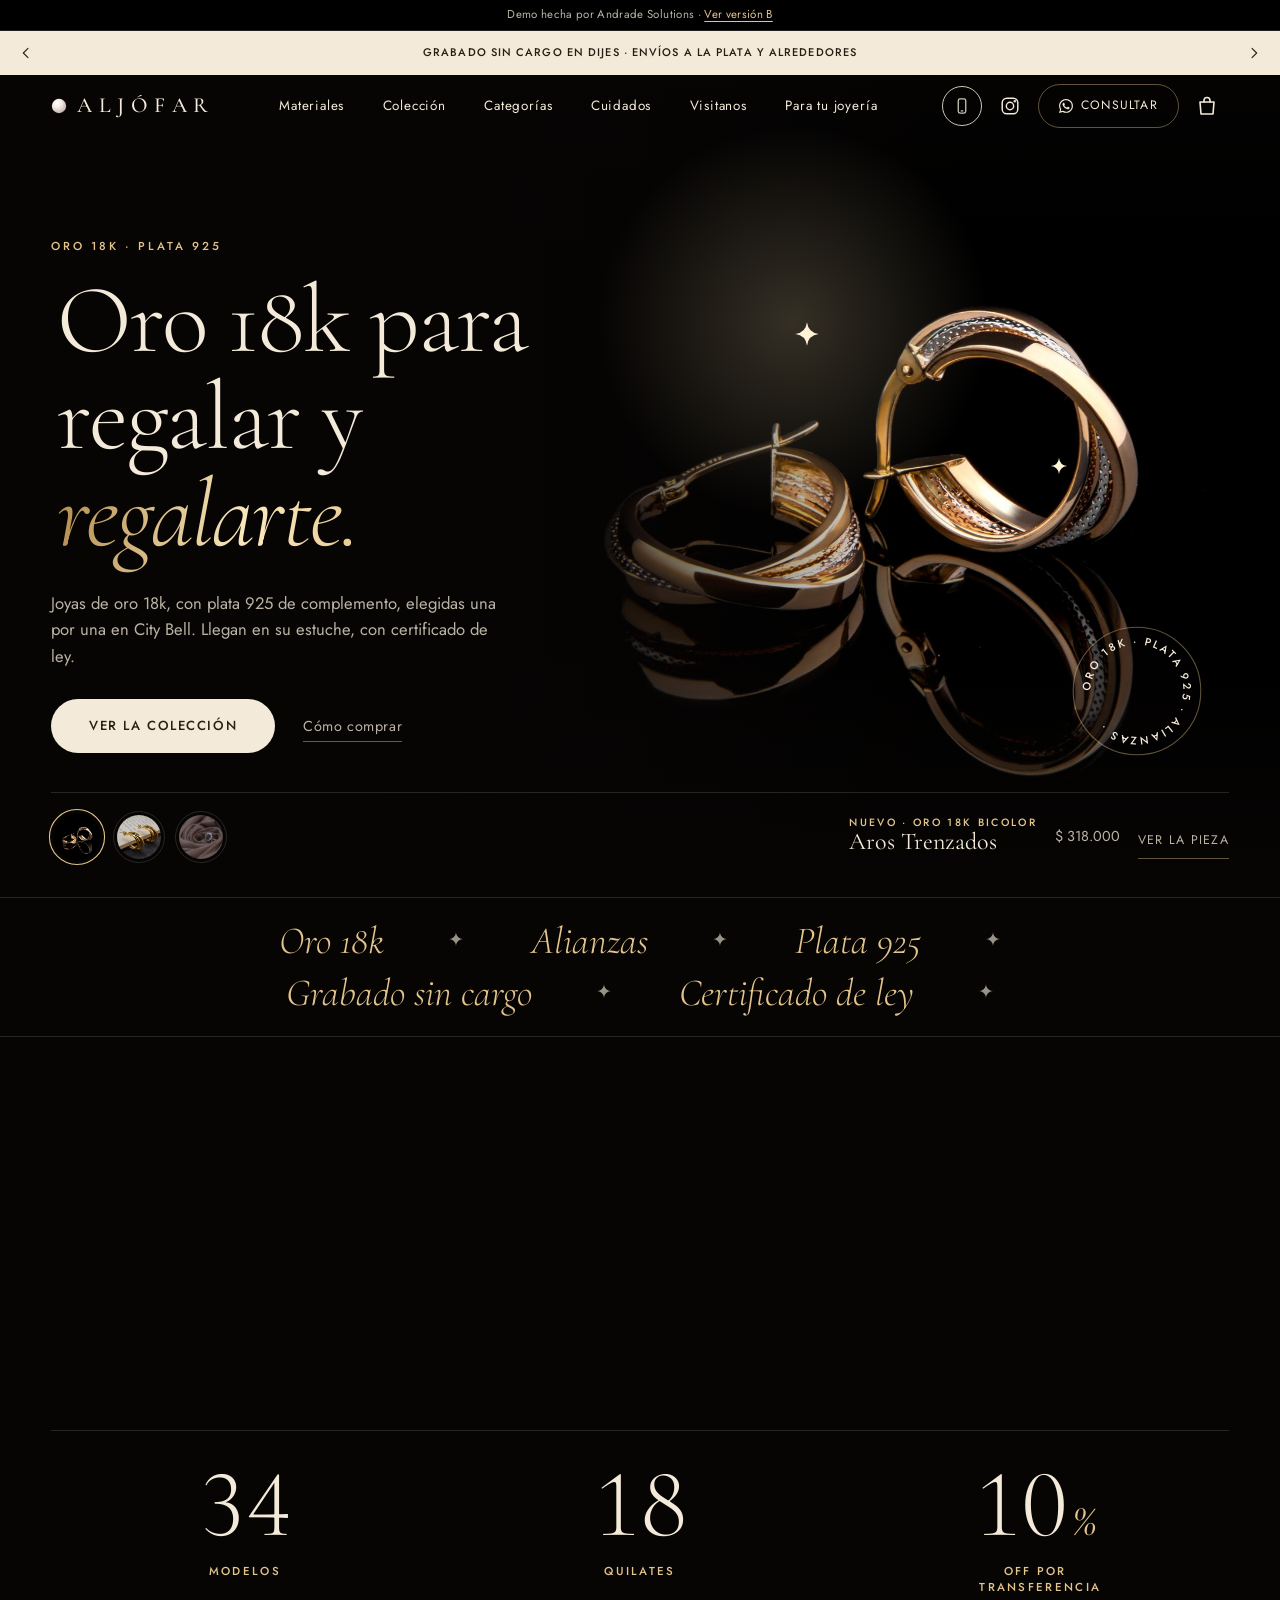
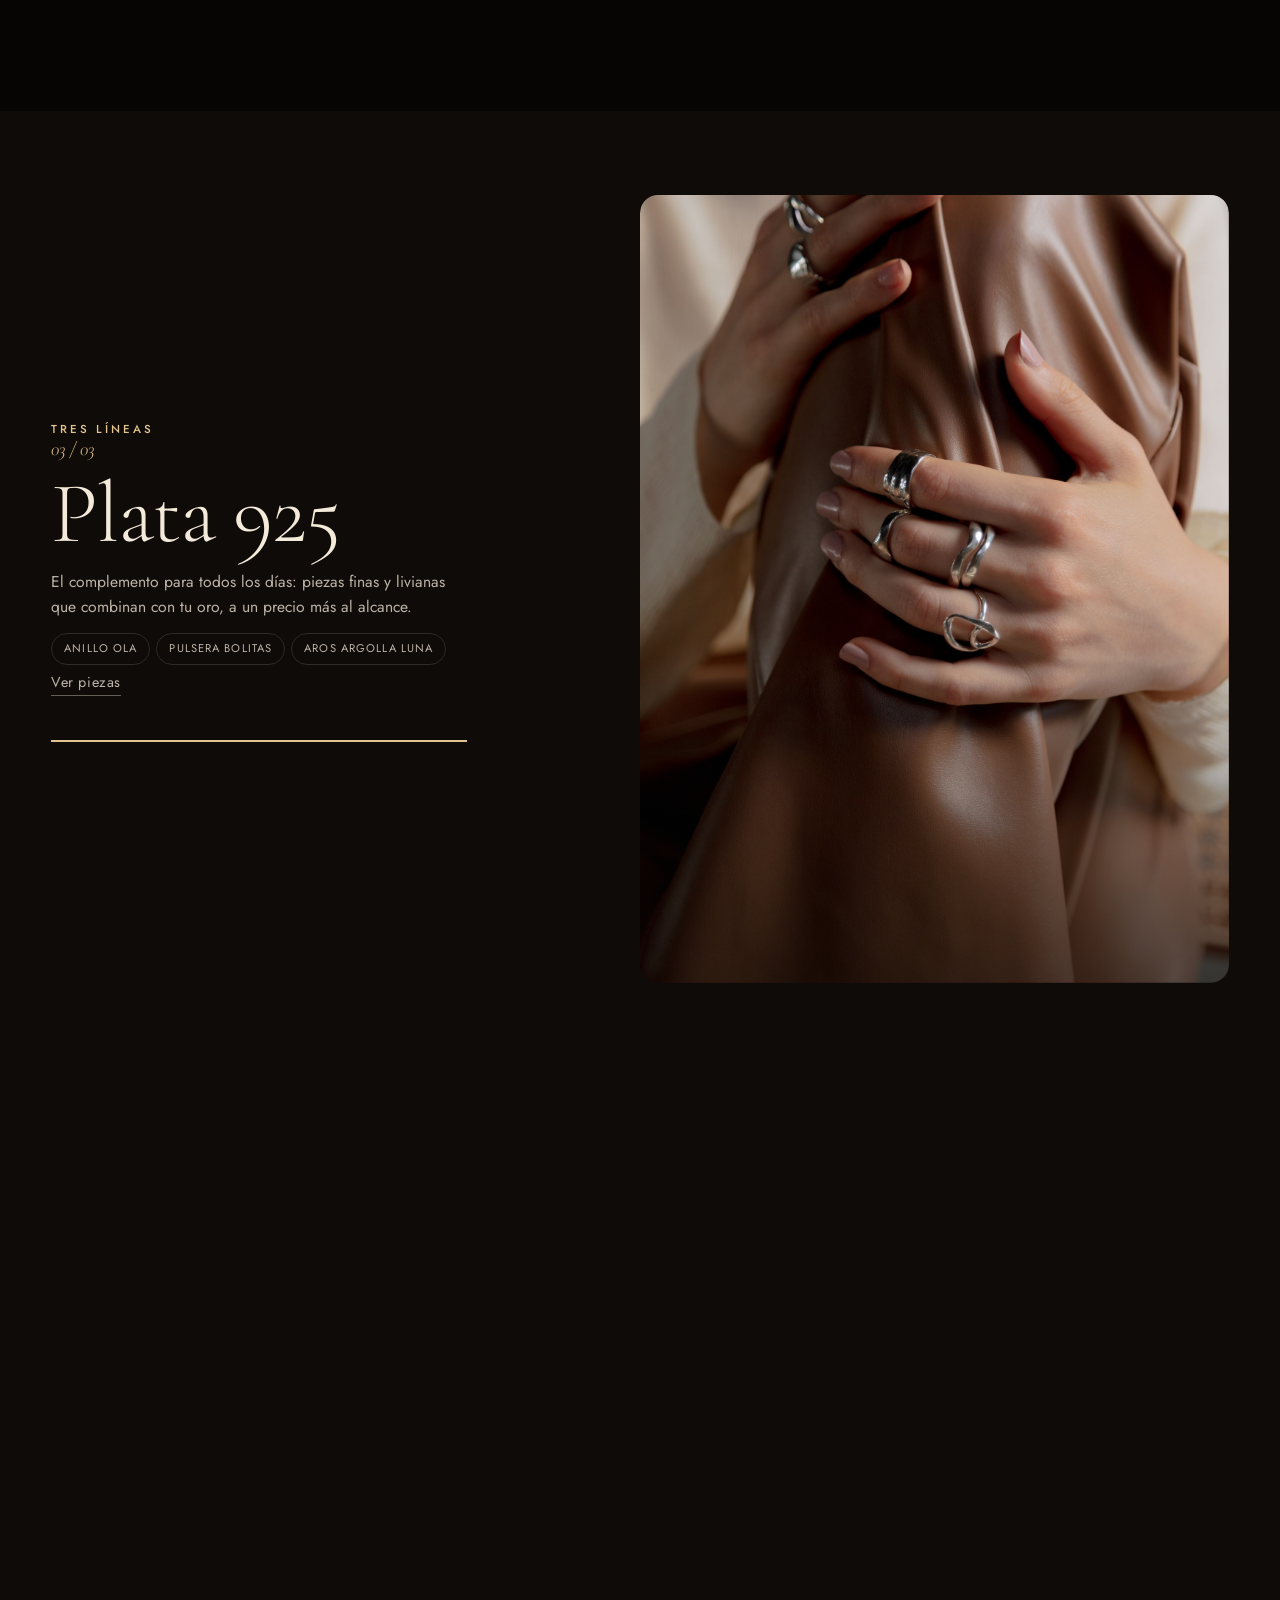
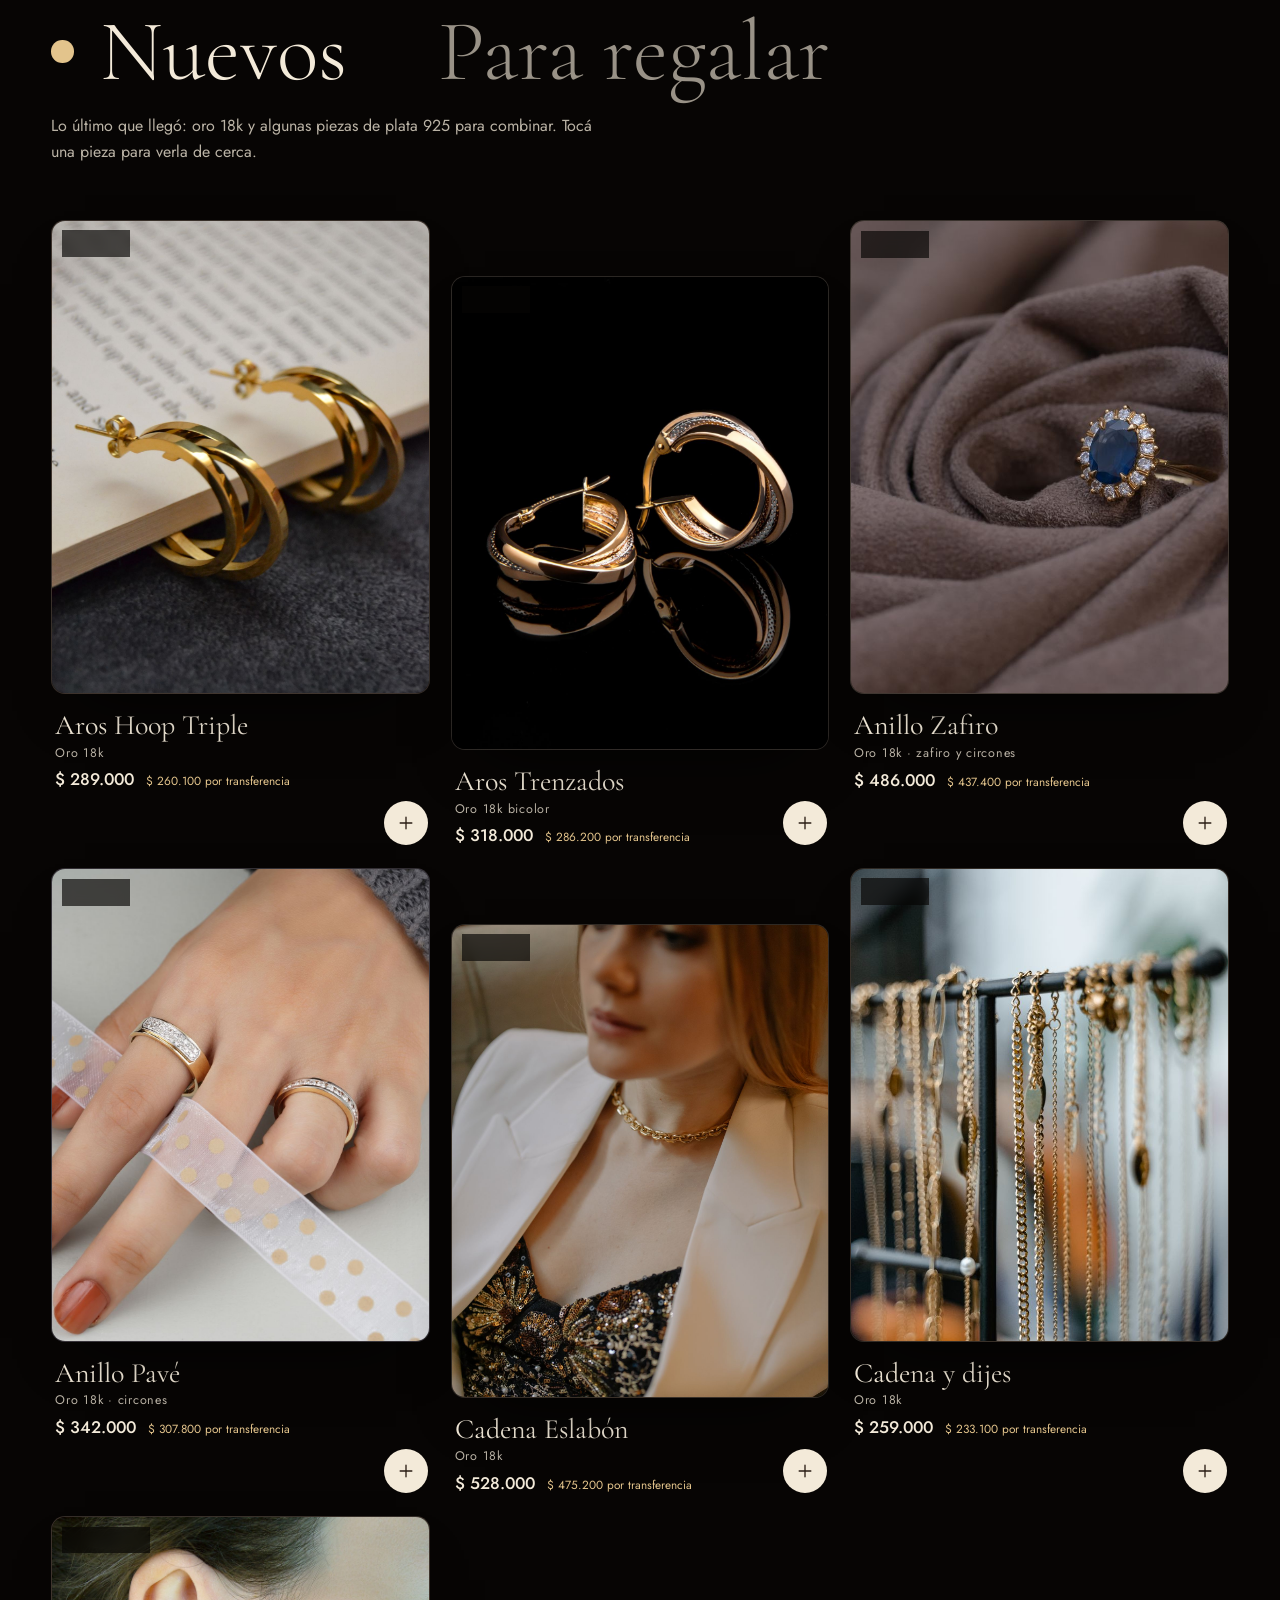
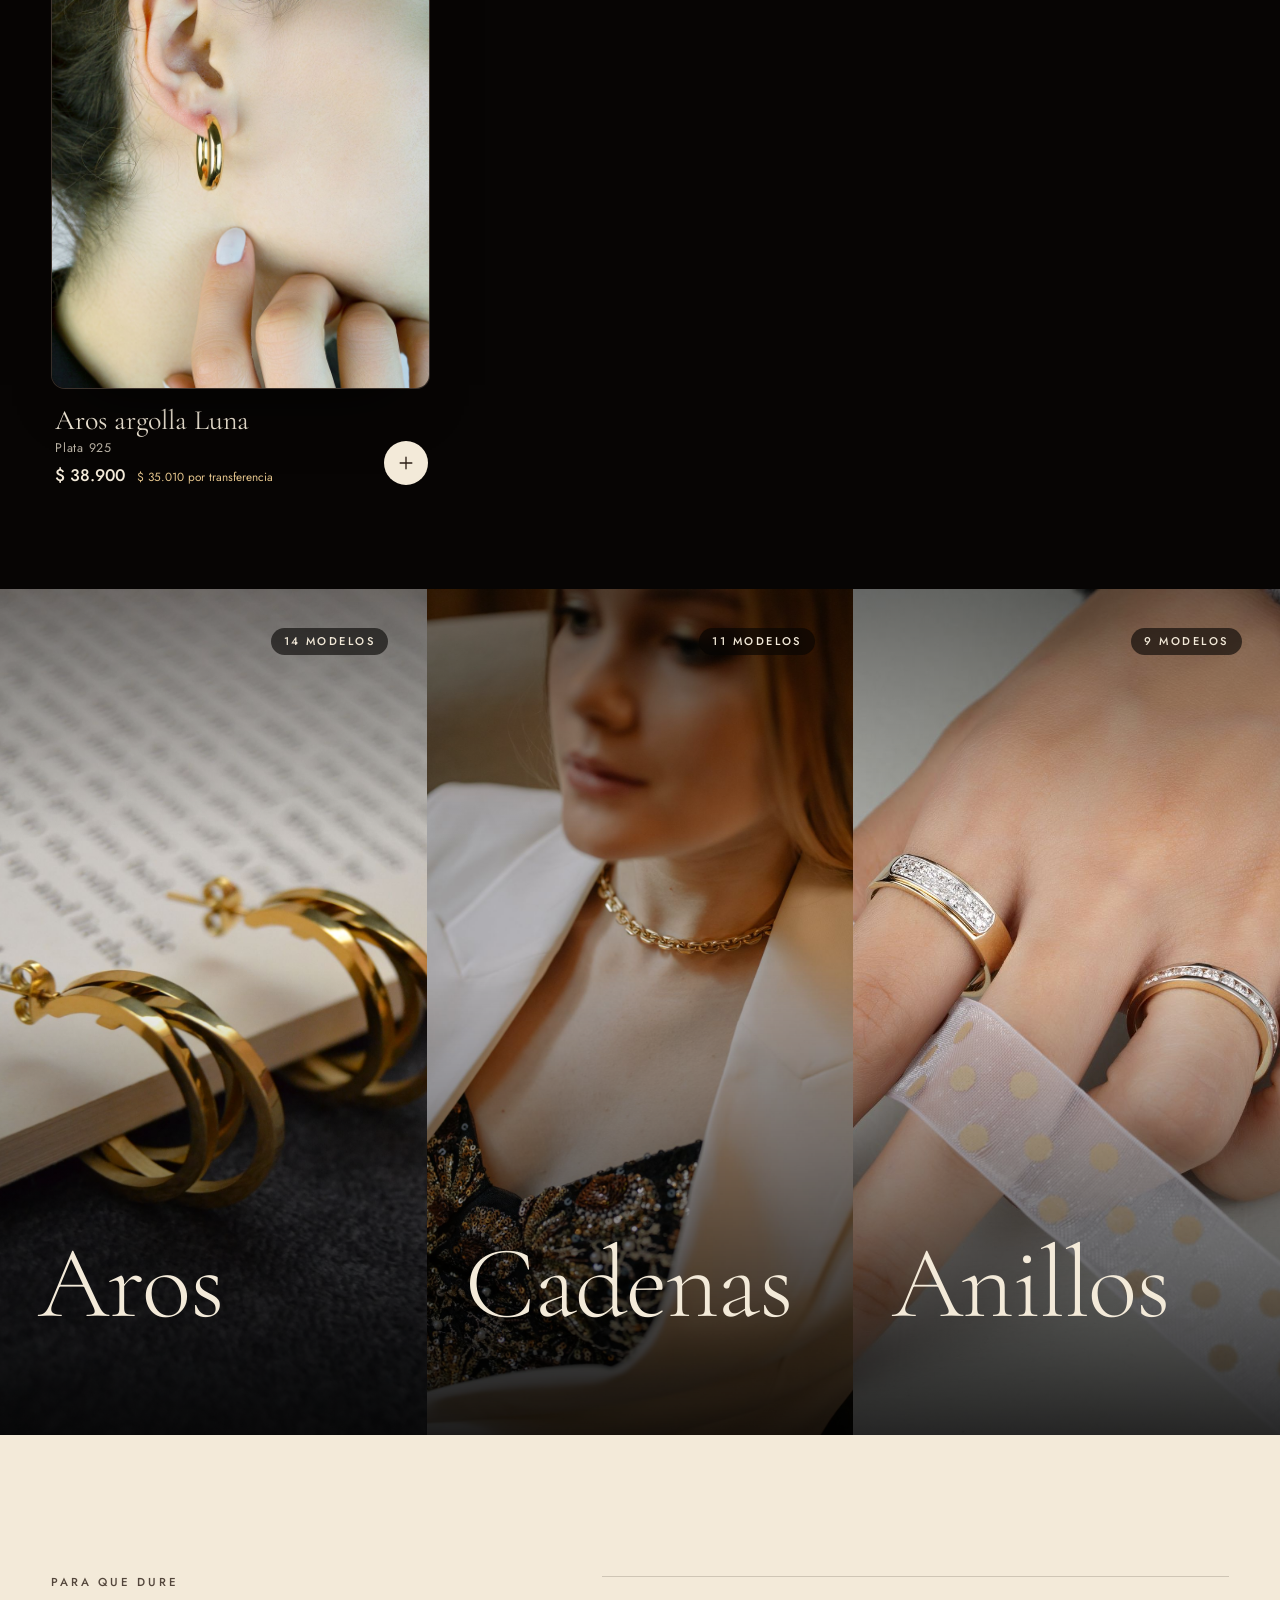
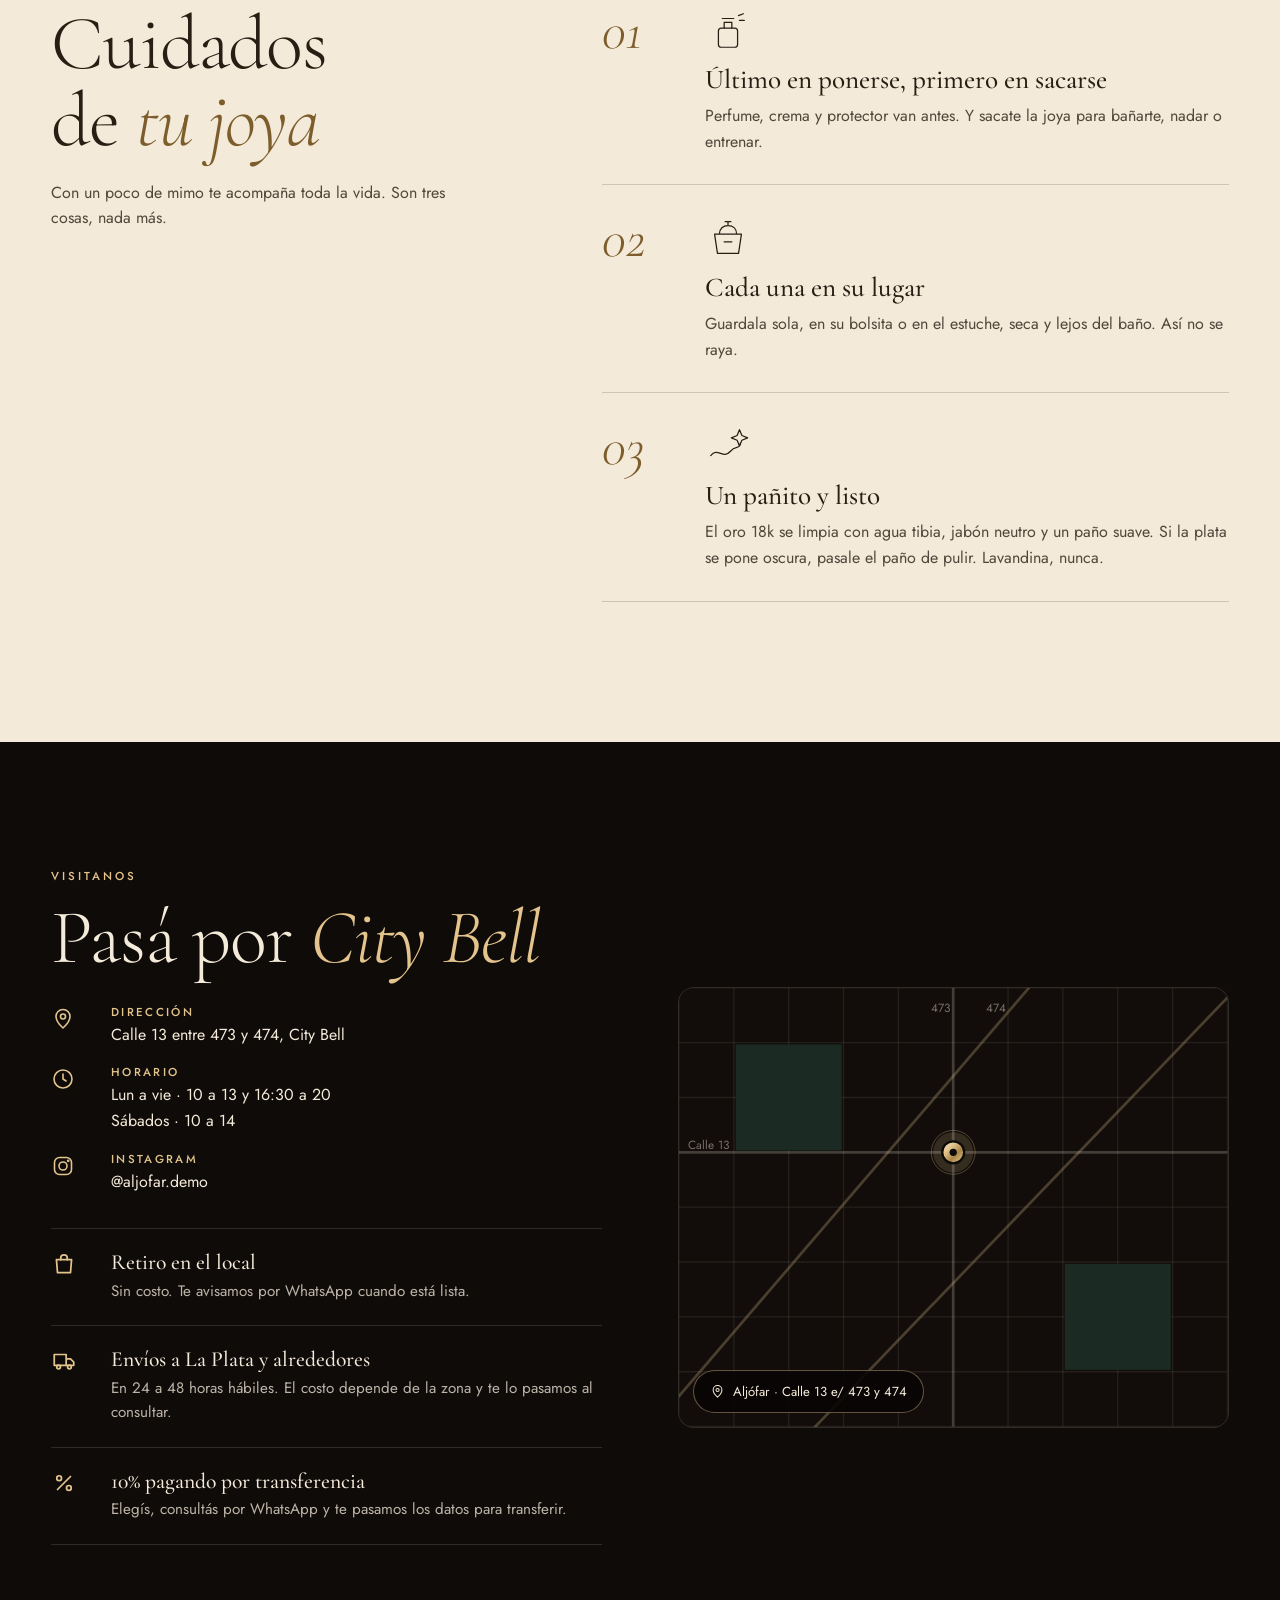
<file: joyeria/index.html>
<!doctype html>
<html lang="es-AR">
<head>
<meta charset="utf-8">
<meta name="viewport" content="width=device-width, initial-scale=1">
<meta name="robots" content="noindex">
<title>Aljófar · Joyería en oro 18k en City Bell</title>
<meta name="description" content="Aljófar: joyería en oro 18k y plata 925 en City Bell. Alianzas, anillos, cadenas y aros. Elegí tu pieza y consultá por WhatsApp. Demo de tienda online (marca ficticia).">
<meta property="og:title" content="Aljófar · Joyas para regalar y regalarte">
<meta property="og:description" content="Oro 18k y plata 925 en City Bell. Mirá cómo podría ser tu tienda online.">
<meta property="og:image" content="https://solucionesintegralesandrade.github.io/joyeria/fotos/aros-trenzados.jpg">
<meta property="og:image:alt" content="Aros de oro trenzados sobre fondo negro">
<meta property="og:type" content="website">
<meta property="og:locale" content="es_AR">
<meta name="theme-color" content="#070504">
<link rel="icon" type="image/svg+xml" href="data:image/svg+xml,%3Csvg xmlns=%27http://www.w3.org/2000/svg%27 viewBox=%270 0 32 32%27%3E%3Crect width=%2732%27 height=%2732%27 rx=%278%27 fill=%27%23070504%27/%3E%3Ccircle cx=%2716%27 cy=%2720%27 r=%277%27 fill=%27none%27 stroke=%27%23d9bd8b%27 stroke-width=%272.400%27/%3E%3Cpath d=%27M16 4.200l4 4.800-4 5.400-4-5.400Z%27 fill=%27%23d9bd8b%27/%3E%3Cpath d=%27M12 9h8%27 stroke=%27%23070504%27 stroke-width=%27.9%27/%3E%3C/svg%3E">
<script>document.documentElement.classList.add('js');setTimeout(function(){if(!document.documentElement.classList.contains('live'))document.documentElement.classList.remove('js')},4000)</script>
<link rel="preconnect" href="https://fonts.googleapis.com">
<link rel="preconnect" href="https://fonts.gstatic.com" crossorigin>
<link rel="stylesheet" href="https://fonts.googleapis.com/css2?family=Cormorant+Garamond:ital,wght@0,300;0,400;0,500;0,600;1,300;1,400;1,500&family=Jost:wght@300;400;500&display=swap">
<style>
:root{--bg:#070504;--bg2:#0f0b09;--bg3:#18110d;--cr:#f3ead9;--au:#e3c48c;--au2:#7d5d2c;--ink:#2a1d14;--t2:rgba(243,234,217,.76);--t3:rgba(243,234,217,.62);--ln:rgba(243,234,217,.14);--ln2:rgba(227,196,140,.42);--serif:'Cormorant Garamond','Cormorant',Georgia,'Times New Roman',serif;--sans:'Jost','Helvetica Neue',Arial,sans-serif;--ease:cubic-bezier(.16,1,.3,1);--px:clamp(18px,4vw,64px);--nav:64px;
--m-bg:#0c0907;--m-card:#15100d;--m-card2:#1c1511;--m-fg:var(--cr);--m-mut:var(--t2);--m-ln:var(--ln);--m-ac:var(--au);--m-ac2:#8a6a35;--m-ink:#1a1209;--m-serif:var(--serif);--m-sans:var(--sans)}
*,*::before,*::after{box-sizing:border-box;margin:0;padding:0}
html{scroll-behavior:smooth;-webkit-text-size-adjust:100%;background:var(--bg);overflow-x:clip}
html.lock{overflow:hidden}
body{font:400 1rem/1.6 var(--sans);color:var(--cr);background:var(--bg);overflow-x:clip;-webkit-font-smoothing:antialiased;text-rendering:optimizeLegibility}
img,svg{display:block;max-width:100%}
a{color:inherit;text-decoration:none}
ul{list-style:none}
button{font:inherit;color:inherit;background:none;border:0;cursor:pointer;touch-action:manipulation}
:focus-visible{outline:2px solid var(--au);outline-offset:3px;border-radius:4px}
.aviso :focus-visible{outline-color:var(--ink);outline-offset:-4px;border-radius:50%}
em{font-style:italic}
::selection{background:var(--au);color:#000}
section[id]{scroll-margin-top:var(--nav)}
.sr{position:absolute;width:1px;height:1px;overflow:hidden;clip:rect(0 0 0 0);white-space:nowrap}.skip{position:absolute;left:-999px;top:0;background:var(--cr);color:var(--ink);padding:10px 16px;z-index:99}.skip:focus{left:8px;top:8px}
.ic{width:1.15em;height:1.15em;fill:none;stroke:currentColor;stroke-width:1.6;stroke-linecap:round;stroke-linejoin:round;flex:none}.ic.f{fill:currentColor;stroke:none}
.eyebrow{font:500 .72rem/1.2 var(--sans);letter-spacing:.26em;text-transform:uppercase;color:var(--au)}
h2{font:300 clamp(2.6rem,6vw,5.4rem)/1 var(--serif);letter-spacing:-.015em;text-wrap:balance}h2 em{color:var(--au)}
.gold{background:linear-gradient(100deg,#b08a4a 0%,#fbe9bd 30%,#e3c48c 50%,#a07b3d 75%,#f6dfae 100%);background-size:220% 100%;-webkit-background-clip:text;background-clip:text;color:transparent}

#sbar{position:fixed;left:0;top:0;height:2px;width:100%;background:linear-gradient(90deg,var(--au2),var(--au),#fff3d6);transform:scaleX(0);transform-origin:left;z-index:80;pointer-events:none}
/* franja y aviso */
.sig{background:#000;color:var(--t2);font:400 11.5px/1.35 var(--sans);letter-spacing:.03em;text-align:center;padding:7px 14px;border-bottom:1px solid var(--ln);text-wrap:balance}
.sig b{font-weight:400}.sig a{position:relative;color:var(--au);text-decoration:underline;text-underline-offset:3px}.sig a::after,.fine a::after{content:"";position:absolute;inset:-14px -8px}.sig a:hover{color:var(--cr)}
.aviso{background:var(--cr);color:var(--ink);height:44px;display:flex;align-items:center;justify-content:space-between;padding:0 4px;position:relative;z-index:2}
.aviso button{width:44px;height:44px;display:grid;place-items:center;border-radius:50%;transition:background .3s}.aviso button:hover{background:rgba(42,29,20,.08)}.aviso .ic{width:16px;height:16px}
#av{display:grid;flex:1;text-align:center;font:500 11px/1.3 var(--sans);letter-spacing:.1em;text-transform:uppercase}
#av span{grid-area:1/1;opacity:0;transform:translateY(6px);transition:opacity .5s,transform .5s var(--ease);align-self:center;padding:0 4px}#av .on{opacity:1;transform:none}
/* nav */
.nav{position:sticky;top:0;z-index:50;height:var(--nav);margin-bottom:calc(var(--nav)*-1);display:flex;align-items:center;justify-content:space-between;padding:0 var(--px);transition:background .5s,backdrop-filter .5s,border-color .5s;border-bottom:1px solid transparent}
.nav.on{background:rgba(7,5,4,.8);backdrop-filter:blur(16px) saturate(1.2);-webkit-backdrop-filter:blur(16px) saturate(1.2);border-color:var(--ln)}
.logo{display:flex;align-items:center;gap:10px;font:500 1.35rem/1 var(--serif);letter-spacing:.3em;text-transform:uppercase;min-height:44px}
.pm{width:16px;height:16px}
.nl{display:none;gap:clamp(22px,3vw,46px);font-size:.84rem;letter-spacing:.06em}
.nl a{position:relative;padding:12px 0}.nl a::after{content:"";position:absolute;left:0;bottom:8px;height:1px;width:0;background:var(--au);transition:width .35s var(--ease)}.nl a:hover::after{width:100%}
.nr{display:flex;align-items:center;gap:6px}
.pill{display:none;align-items:center;gap:8px;min-height:44px;padding:0 20px;border:1px solid var(--ln2);border-radius:99px;font-size:.76rem;letter-spacing:.1em;text-transform:uppercase;transition:background .3s,color .3s}.pill:hover{background:var(--cr);color:var(--ink)}
.igl{width:44px;height:44px;display:grid;place-items:center}.igl .ic{width:22px;height:22px}
.bagb{position:relative;width:44px;height:44px;display:grid;place-items:center}.bagb .ic{width:24px;height:24px}
.bagb b{position:absolute;top:4px;right:2px;min-width:18px;height:18px;padding:0 5px;border-radius:99px;background:var(--au);color:#1a1209;font:500 .68rem/18px var(--sans);text-align:center;transform:scale(0);transition:transform .45s cubic-bezier(.34,1.56,.64,1)}.bagb b.on{transform:scale(1)}
.burger{width:44px;height:44px;display:grid;place-items:center}.burger .ic{width:24px;height:24px}
.menu{position:fixed;inset:0;z-index:40;background:rgba(7,5,4,.97);backdrop-filter:blur(8px);display:flex;flex-direction:column;justify-content:center;gap:6px;padding:0 var(--px);opacity:0;pointer-events:none;transition:opacity .45s}
.menu.open{opacity:1;pointer-events:auto}
.menu a{font:300 clamp(2.6rem,12vw,4rem)/1.15 var(--serif);transform:translateY(14px);opacity:0;transition:transform .6s var(--ease),opacity .6s}.menu.open a{transform:none;opacity:1}
.menu a:nth-child(2){transition-delay:.05s}.menu a:nth-child(3){transition-delay:.1s}.menu a:nth-child(4){transition-delay:.15s}.menu a:nth-child(5){transition-delay:.2s}
.menu small{margin-top:28px;color:var(--t3);font-size:.8rem}
@media(min-width:960px){.nl{display:flex}.pill{display:inline-flex}.burger{display:none}}
/* botones */
.btn{position:relative;overflow:hidden;display:inline-flex;align-items:center;justify-content:center;gap:10px;min-height:54px;padding:0 38px;border-radius:99px;background:var(--cr);color:var(--ink);font:500 .82rem/1 var(--sans);letter-spacing:.12em;text-transform:uppercase;transition:transform .35s var(--ease),box-shadow .35s}
.btn::before{content:"";position:absolute;inset:0;background:linear-gradient(110deg,transparent 20%,rgba(227,196,140,.6) 50%,transparent 80%);transform:translateX(-110%);transition:transform .7s var(--ease)}
.btn:hover{box-shadow:0 12px 34px rgba(227,196,140,.28)}.btn:hover::before{transform:translateX(110%)}.btn>*{position:relative}
.btn.gl{background:none;color:var(--cr);border:1px solid var(--ln2)}.btn.gl:hover{background:var(--cr);color:var(--ink)}
.lnk{position:relative;font-size:.9rem;letter-spacing:.04em;padding:12px 0;color:var(--t2);transition:color .3s}.lnk::after{content:"";position:absolute;left:0;right:0;bottom:8px;height:1px;background:currentColor;opacity:.5;transform-origin:left;transition:transform .4s var(--ease)}.lnk:hover{color:var(--cr)}.lnk:hover::after{transform:scaleX(.4)}
.mg{will-change:transform;transition:transform .3s var(--ease)}
/* portada */
.hero{position:relative;isolation:isolate;overflow:hidden;display:flex;flex-direction:column;justify-content:flex-end;padding:calc(min(120vw,74svh) - 70px) var(--px) 26px;background:var(--bg)}
.hbg{position:absolute;top:0;left:0;right:0;height:min(125vw,78svh);z-index:-3;will-change:transform}
.hbg img{position:absolute;inset:0;width:100%;height:100%;object-fit:cover;opacity:0;transition:opacity .9s ease}.hbg img.on{opacity:1}
.js .hbg{animation:zoomout 2.4s var(--ease) both}@keyframes zoomout{from{transform:scale(1.18);opacity:0}}
.hero::before{content:"";position:absolute;inset:0;z-index:-2;background:linear-gradient(0deg,var(--bg) 0,var(--bg) 22%,rgba(7,5,4,.7) 40%,transparent 62%),linear-gradient(180deg,rgba(7,5,4,.6),transparent 22%)}
.spot{position:absolute;inset:0;z-index:-1;pointer-events:none;background:radial-gradient(circle 280px at var(--mx,62%) var(--my,30%),rgba(255,230,180,.2),transparent 70%);mix-blend-mode:screen}
.hsp{position:absolute;z-index:-1;width:26px;height:26px;pointer-events:none}.hsp .sp{fill:#fff3d6}
.badge{position:absolute;top:calc(var(--nav) + 26px);right:var(--px);width:92px;height:92px;z-index:2;pointer-events:none;transform:rotate(var(--r,0deg))}
.badge text{font:500 10.4px var(--sans);letter-spacing:.22em;fill:var(--cr);text-transform:uppercase}
.badge circle{fill:rgba(7,5,4,.35);stroke:var(--ln2)}
.hc{max-width:44rem;will-change:transform}
.hc h1{font:300 clamp(3.2rem,14vw,8rem)/.96 var(--serif);letter-spacing:-.02em;margin:20px 0 24px}
.ln{display:block;overflow:hidden;padding:0 .06em .24em;margin-bottom:-.2em}.ln>span{display:block}
.js .ln>span{transform:translateY(112%);animation:up 1.3s var(--ease) forwards}.js .ln:nth-child(2)>span{animation-delay:.13s}.js .ln:nth-child(3)>span{animation-delay:.26s}
@keyframes up{to{transform:none}}
.lead{color:var(--t2);max-width:29rem;font-size:1.04rem}
.cta{display:flex;align-items:center;flex-wrap:wrap;gap:8px 28px;margin-top:30px}
.hf{display:flex;align-items:center;justify-content:space-between;gap:16px;flex-wrap:wrap;margin-top:38px;padding-top:18px;border-top:1px solid var(--ln)}
.hth{display:flex;gap:10px}
.hth button{position:relative;width:52px;height:52px;border-radius:50%;padding:3px;border:1px solid var(--ln);transition:border-color .4s,transform .4s var(--ease)}.hth button.on{border-color:var(--au);transform:scale(1.08)}
.hth img{width:100%;height:100%;border-radius:50%;object-fit:cover}
.hcap{display:flex;align-items:center;gap:6px 18px;flex-wrap:wrap;font-size:.9rem;color:var(--t2)}.hcap b{font:400 1.5rem/1.1 var(--serif);color:var(--cr)}.hcap small{display:block;font:500 .66rem/1.2 var(--sans);letter-spacing:.22em;text-transform:uppercase;color:var(--au)}
.hcap button{font-size:.78rem;letter-spacing:.1em;text-transform:uppercase;border-bottom:1px solid var(--ln2);padding:15px 0 6px;min-height:44px}.hcap button:hover{border-color:var(--cr)}
.js .hero .rv{animation:fin 1.2s var(--ease) both;animation-delay:var(--d,.5s)}
@keyframes fin{from{opacity:0;transform:translateY(18px);filter:blur(6px)}}
@media(min-width:900px){
.hero{min-height:calc(100svh - 78px);padding:calc(var(--nav) + 60px) var(--px) 34px}
.hbg{left:36%;height:auto;bottom:0}
.hero::before{background:linear-gradient(90deg,var(--bg) 0,var(--bg) 30%,rgba(7,5,4,.7) 48%,transparent 74%),linear-gradient(0deg,var(--bg),transparent 30%),linear-gradient(180deg,rgba(7,5,4,.6),transparent 22%)}
.badge{top:auto;bottom:140px;right:6vw;width:132px;height:132px}.badge text{font-size:10px}
.hc h1{font-size:clamp(4rem,7.6vw,9rem)}
.hero{justify-content:space-between}.hero>.hc{margin-top:auto}
}
/* marquee */
.mq{overflow:hidden;background:var(--bg);border-block:1px solid var(--ln);padding:22px var(--px,16px)}
.mq div{display:flex;flex-wrap:wrap;justify-content:center;gap:10px 0}.mq span{font:italic 300 clamp(1.4rem,3vw,2.4rem)/1.1 var(--serif);color:var(--au);padding:0 clamp(14px,2.6vw,34px);display:inline-flex;align-items:center;gap:clamp(28px,5vw,64px)}.mq span::after{content:"✦";font-style:normal;font-size:.5em;color:var(--t3);-webkit-text-stroke:0}

/* reveal */
.js .rv{opacity:0;transform:translateY(26px);filter:blur(6px);transition:opacity 1.1s var(--ease),transform 1.1s var(--ease),filter 1.1s var(--ease);transition-delay:var(--d,0s)}.js .rv.in{opacity:1;transform:none;filter:none}
.js .hero .rv{opacity:1;transform:none;filter:none;transition:none}
/* manifiesto */
.mani{padding:clamp(90px,14vw,220px) var(--px) clamp(70px,9vw,140px);background:var(--bg)}
.mani p.big{font:300 clamp(1.9rem,5.4vw,4.8rem)/1.14 var(--serif);max-width:20em;letter-spacing:-.012em}
.mani .w{opacity:.2;transition:opacity .5s}.mani .w.on{opacity:1}.mani .w.g.on{color:var(--au);font-style:italic}
.stats{display:grid;grid-template-columns:repeat(3,minmax(0,1fr));gap:8px;margin-top:clamp(48px,7vw,96px);border-top:1px solid var(--ln);padding-top:28px}
.stats>div{text-align:center;display:flex;flex-direction:column;align-items:center;gap:14px;padding:0 8px}.stats b{display:flex;align-items:baseline;justify-content:center;font:300 clamp(3rem,8vw,6rem)/.95 var(--serif);color:var(--cr);font-variant-numeric:lining-nums tabular-nums}.stats b span{font:inherit;letter-spacing:0;text-transform:none;color:inherit}.stats b i{font-style:italic;font-size:.5em;margin-left:.08em;color:var(--au)}.stats>div>span{font:500 .72rem/1.35 var(--sans);letter-spacing:.2em;text-transform:uppercase;color:var(--au);max-width:16ch}
/* materiales (storytelling pegajoso) */
.mat{height:330svh;position:relative;background:var(--bg2)}
.mat-st{position:sticky;top:0;height:100svh;display:grid;grid-template-rows:46% 1fr;overflow:hidden}
.mat-im{position:relative;order:-1;margin:calc(var(--nav) + 6px) var(--px) 0;min-height:0}
.mf{position:absolute;inset:0;border-radius:18px;overflow:hidden;clip-path:inset(0 0 100% 0 round 18px);transition:clip-path 1.1s var(--ease);background:radial-gradient(90% 70% at 50% 38%,var(--g1),var(--g2))}.mf.on{clip-path:inset(0 0 0 0 round 18px)}
.mf>img,.mf>svg{position:absolute;inset:0;width:100%;height:100%;object-fit:cover;transform:scale(1.18);transition:transform 1.8s var(--ease)}.mf.on>img,.mf.on>svg{transform:none}
.mf::after{content:"";position:absolute;inset:0;background:linear-gradient(0deg,rgba(7,5,4,.5),transparent 40%);pointer-events:none}
.mat-tx{display:flex;flex-direction:column;justify-content:center;padding:16px var(--px) 28px}
.ms-w{display:grid}
.ms{grid-area:1/1;opacity:0;transform:translateY(24px);transition:opacity .7s,transform .9s var(--ease);pointer-events:none;visibility:hidden}.ms.on{opacity:1;transform:none;pointer-events:auto;visibility:visible}
.ms-n{font:italic 300 1.2rem/1 var(--serif);color:var(--au)}
.ms h3{font:300 clamp(2.4rem,9vw,5.4rem)/1 var(--serif);margin:8px 0 12px;letter-spacing:-.015em}
.ms p{color:var(--t2);max-width:26rem;font-size:.98rem}
.ms ul{display:flex;flex-wrap:wrap;gap:6px;margin:14px 0 4px}.ms li{font-size:.7rem;letter-spacing:.1em;text-transform:uppercase;padding:6px 12px;border:1px solid var(--ln);border-radius:99px;color:var(--t2)}
.mat-pg{height:2px;background:var(--ln);margin-top:20px;max-width:26rem}.mat-pg i{display:block;height:100%;background:var(--au);transform-origin:left;transform:scaleX(0)}
.mat-h{display:flex;align-items:center;gap:14px;margin-bottom:12px}
@media(min-width:900px){
.mat-st{grid-template-rows:1fr;grid-template-columns:1fr 1fr}
.mat-im{order:2;margin:calc(var(--nav) + 20px) var(--px) 28px 0}
.mat-tx{padding:calc(var(--nav) + 20px) 4vw 40px var(--px)}
}
/* catálogo */
.prod{background:var(--bg);padding:clamp(72px,10vw,150px) 0 clamp(64px,8vw,120px)}
.ph{display:flex;justify-content:space-between;align-items:flex-end;gap:20px 40px;flex-wrap:wrap;padding:0 var(--px)}
.tabs{display:flex;gap:6px clamp(20px,3.4vw,52px);flex-wrap:wrap}
.tab{display:flex;align-items:center;gap:.3em;min-height:48px;font:300 clamp(2.4rem,7vw,5.4rem)/1 var(--serif);color:var(--t3);transition:color .35s}.tab:hover{color:var(--t2)}.tab[aria-selected=true]{color:var(--cr)}
.tab i{width:.26em;height:.26em;border-radius:50%;background:var(--au);transform:scale(0);transition:transform .5s cubic-bezier(.34,1.56,.64,1)}.tab[aria-selected=true] i{transform:scale(1)}
.sub{margin:18px var(--px) 0;color:var(--t2);max-width:34rem}
.grid{display:grid;grid-template-columns:repeat(2,1fr);gap:clamp(10px,1.6vw,26px);padding:0 var(--px);margin-top:40px}
@media(min-width:900px){.grid{grid-template-columns:repeat(3,1fr);margin-top:56px}.grid .card:nth-child(3n+2){margin-top:56px}}
.card{position:relative}
.cb{display:block;width:100%;text-align:left;perspective:900px}
.tl{transform:rotateX(var(--rx,0deg)) rotateY(var(--ry,0deg));transform-style:preserve-3d;transition:transform .5s var(--ease)}.tl.mv{transition:transform .08s linear}
.art{position:relative;aspect-ratio:4/5;border-radius:14px;overflow:hidden;background:radial-gradient(90% 70% at 50% 38%,var(--g1),var(--g2));box-shadow:0 30px 60px -34px rgba(0,0,0,.9);border:1px solid var(--ln)}
.art svg,.ph2{position:absolute;inset:0;width:100%;height:100%;transition:transform 1.1s var(--ease)}
.ph2{object-fit:cover;transform:scale(var(--z,1))}
.card:hover .art svg{transform:scale(1.07)}.card:hover .ph2{transform:scale(calc(var(--z,1)*1.07))}
.gl2{position:absolute;inset:0;pointer-events:none;background:radial-gradient(circle at var(--gx,50%) var(--gy,30%),rgba(255,240,210,.34),transparent 55%);opacity:0;transition:opacity .4s;mix-blend-mode:soft-light}.tl.mv .gl2{opacity:1}
.tg2{position:absolute;left:10px;top:10px;z-index:2;font:500 .62rem/1 var(--sans);letter-spacing:.16em;text-transform:uppercase;padding:7px 11px;border-radius:99px;background:rgba(7,5,4,.66);backdrop-filter:blur(6px);-webkit-backdrop-filter:blur(6px);border:1px solid var(--ln)}
.cn{padding:16px 4px 0}.cn h3{font:400 clamp(1.25rem,2.4vw,1.75rem)/1.1 var(--serif)}.cn p{font-size:.78rem;letter-spacing:.06em;color:var(--t2);margin-top:3px}.cn .pr{display:flex;flex-wrap:wrap;gap:2px 12px;align-items:baseline;margin-top:8px}.cn .pr b{font:500 1.05rem/1 var(--sans)}.cn .pr small{font-size:.74rem;color:var(--au)}
.add{position:absolute;right:2px;bottom:2px;width:44px;height:44px;border-radius:50%;background:var(--cr);color:var(--ink);display:grid;place-items:center;z-index:3;transition:transform .4s cubic-bezier(.34,1.56,.64,1),background .3s}
.add:hover{transform:scale(1.1);background:var(--au)}.add .ic{width:20px;height:20px}
.cn{padding-right:50px!important}
/* categorías */
.cats{display:flex;flex-direction:column;background:#000}
.cat{position:relative;overflow:hidden;isolation:isolate;min-height:min(78svh,560px);padding:clamp(22px,3vw,48px);display:flex;flex-direction:column;justify-content:flex-end;align-items:flex-start;gap:8px;background:radial-gradient(90% 70% at 50% 40%,var(--c,#3a2619),#120c09)}
.cat>img{position:absolute;inset:0;width:100%;height:100%;object-fit:cover;z-index:-2;transition:transform 1.6s var(--ease)}.cat:hover>img{transform:scale(1.06)}
.cat>img.neg{filter:invert(1) sepia(.3) brightness(.92);transform:scaleX(-1)}.cat:hover>img.neg{transform:scale(-1.06,1.06)}
.cat::after{content:"";position:absolute;inset:0;z-index:-1;background:linear-gradient(0deg,rgba(0,0,0,.82),transparent 55%),linear-gradient(180deg,rgba(0,0,0,.4),transparent 30%)}
.cat h3{font:300 clamp(4rem,16vw,8rem)/.9 var(--serif);letter-spacing:-.015em}
.cat small{position:absolute;top:clamp(22px,3vw,40px);right:clamp(22px,3vw,40px);font:500 .7rem/1 var(--sans);letter-spacing:.22em;text-transform:uppercase;padding:8px 13px;border-radius:99px;background:rgba(7,5,4,.62);backdrop-filter:blur(6px);-webkit-backdrop-filter:blur(6px)}
.cat .btn{min-height:48px;padding:0 28px;font-size:.76rem;margin-top:12px}
@media(min-width:900px){.cats{flex-direction:row;height:min(94svh,860px)}.cat{flex:1;min-height:0;transition:flex 1s var(--ease)}.cats:hover .cat{flex:.8}.cats .cat:hover{flex:1.7}.cat h3{font-size:clamp(4.4rem,8vw,9rem)}.cat .btn{opacity:.0;transform:translateY(10px);transition:opacity .5s,transform .6s var(--ease),box-shadow .35s}.cat:hover .btn,.cat:focus-within .btn{opacity:1;transform:none}}
@media(hover:none){.cat .btn{opacity:1!important;transform:none!important}}
/* cuidados */
.cuid{background:var(--cr);color:var(--ink);padding:clamp(80px,11vw,170px) var(--px);display:grid;gap:44px 8vw}
.cuid .eyebrow{color:var(--au2)}.cuid h2{margin:16px 0 20px}.cuid h2 em{color:var(--au2)}.cuid p.in{color:rgba(42,29,20,.8);max-width:26rem}
.tips li{display:grid;grid-template-columns:auto 1fr;gap:6px 22px;padding:30px 0;border-top:1px solid rgba(42,29,20,.18)}.tips li:last-child{border-bottom:1px solid rgba(42,29,20,.18)}
.tips .n{font:italic 300 3.4rem/.9 var(--serif);color:var(--au2);min-width:1.5em}
.tips svg{width:46px;height:46px;fill:none;stroke:var(--ink);stroke-width:1.3;stroke-linecap:round;stroke-linejoin:round;margin-bottom:12px}.tips path,.tips rect,.tips circle{stroke-dasharray:1;stroke-dashoffset:0}
.js .tips li:not(.in) :is(path,rect,circle){stroke-dashoffset:1}.tips :is(path,rect,circle){transition:stroke-dashoffset 1.8s var(--ease) .3s}
.tips h3{font:500 1.7rem/1.1 var(--serif);margin-bottom:8px}.tips p{color:rgba(42,29,20,.8);max-width:34rem}
@media(max-width:599px){.tips li{grid-template-columns:52px 1fr;gap:6px 12px}.tips .n{font-size:2.5rem;min-width:0}}
@media(min-width:900px){.cuid{grid-template-columns:5fr 7fr;align-items:start}.cuid>div:first-child{position:sticky;top:110px}}
/* visitanos */
.vis{background:var(--bg2);padding:clamp(72px,10vw,150px) var(--px);display:grid;gap:56px}
.vis h2{margin:16px 0 20px}
.how{display:grid;gap:0;margin-top:34px;border-top:1px solid var(--ln)}
.how li{display:grid;grid-template-columns:44px 1fr;gap:4px 16px;padding:22px 0;border-bottom:1px solid var(--ln)}.how .ic{width:26px;height:26px;color:var(--au);grid-row:span 2}.how b{font:500 1.35rem/1.1 var(--serif)}.how p{color:var(--t2);font-size:.95rem}
.dl{margin-top:28px;display:grid;gap:18px}.dl div{display:grid;grid-template-columns:44px 1fr;gap:0 16px;align-items:start}.dl .ic{width:24px;height:24px;color:var(--au);margin-top:2px}.dl b{display:block;font:500 .72rem/1.3 var(--sans);letter-spacing:.2em;text-transform:uppercase;color:var(--au);margin-bottom:2px}.dl span{color:var(--cr)}
.map{position:relative;border:1px solid var(--ln);border-radius:16px;overflow:hidden;aspect-ratio:5/4;background:#120d0a}.map>svg{width:100%;height:100%}
.pin{opacity:.35}
.chip{position:absolute;left:14px;bottom:14px;right:14px;max-width:max-content;padding:10px 16px;border-radius:99px;background:rgba(7,5,4,.88);border:1px solid var(--ln2);font-size:.82rem;display:flex;align-items:center;gap:8px}
@media(min-width:900px){.vis{grid-template-columns:1fr 1fr;gap:6vw;align-items:center}}
/* pie */
.ft{background:#000;padding:clamp(56px,7vw,96px) var(--px) 22px;overflow:hidden}
.ftg{display:grid;gap:36px;grid-template-columns:1fr 1fr}.ftg h4{font:500 .7rem/1 var(--sans);letter-spacing:.24em;text-transform:uppercase;color:var(--au);margin-bottom:14px}.ftg li a,.ftg li{display:flex;align-items:center;min-height:44px;color:var(--t2);font-size:.92rem}.ftg li a:hover{color:var(--cr)}
.ftg>div:first-child{grid-column:1/-1}.ftg>div:first-child p{color:var(--t2);max-width:24rem;margin-top:14px;font-size:.95rem}
.big{font:300 clamp(3rem,19vw,22rem)/1.15 var(--serif);white-space:nowrap;text-align:center;margin:40px 0 8px;padding-top:.08em;background:linear-gradient(180deg,rgba(227,196,140,.45),rgba(227,196,140,0) 85%);-webkit-background-clip:text;background-clip:text;color:transparent;user-select:none;text-transform:uppercase}
.fine{display:flex;flex-wrap:wrap;justify-content:space-between;gap:8px 24px;border-top:1px solid var(--ln);padding-top:18px;color:var(--t3);font-size:.8rem}.fine a{position:relative;color:var(--au);text-decoration:underline;text-underline-offset:3px}
@media(min-width:900px){.ftg{grid-template-columns:2fr 1fr 1fr 1fr}.ftg>div:first-child{grid-column:auto}}
/* diálogos */
dialog{border:0;padding:0;background:none;color:var(--cr);max-width:none;max-height:none;margin:auto;width:min(440px,calc(100vw - 24px))}
dialog::backdrop{background:rgba(5,3,2,.78);backdrop-filter:blur(8px)}
dialog[open]{animation:pop .55s var(--ease)}@keyframes pop{from{opacity:0;transform:translateY(18px) scale(.97)}}
.wb{position:relative;background:var(--bg2);border:1px solid var(--ln2);border-radius:20px;padding:26px 20px 20px;max-height:calc(100svh - 24px);overflow:auto;box-shadow:0 30px 90px rgba(0,0,0,.7)}
.wb h2{font-size:clamp(1.8rem,7vw,2.2rem);margin:10px 40px 18px 0}
.x{position:absolute;right:8px;top:8px;width:44px;height:44px;display:grid;place-items:center;border-radius:50%;transition:background .3s;z-index:5}.x:hover{background:rgba(243,234,217,.1)}
.opt{margin-bottom:14px}.opt>span{display:block;font:500 .68rem/1 var(--sans);letter-spacing:.2em;text-transform:uppercase;color:var(--t2);margin-bottom:8px}
.opt div{display:flex;flex-wrap:wrap;gap:8px}.opt button{min-height:44px;min-width:44px;padding:0 16px;border:1px solid var(--ln);border-radius:99px;font-size:.88rem;transition:all .25s}.opt button:hover{border-color:var(--au)}.opt button[aria-checked=true]{background:var(--cr);color:var(--ink);border-color:var(--cr)}
.chat{border-radius:14px;overflow:hidden;background:#0b141a;border:1px solid var(--ln)}
.chh{display:flex;align-items:center;gap:10px;padding:10px 14px;background:#202c33;color:#e9edef;font-size:.9rem;line-height:1.2}.chh small{display:block;color:#8696a0;font-size:.74rem}
.chh i{width:34px;height:34px;border-radius:50%;background:radial-gradient(circle at 35% 30%,#fff,#d9c9c2 55%,#9d8d89);display:grid;place-items:center;font:italic 500 1.2rem/1 var(--serif);color:#5b4a46;font-style:normal}
.chb{padding:16px 12px 14px;background:#0b141a}
.bub{margin-left:auto;max-width:94%;background:#005c4b;color:#e9edef;border-radius:10px 10px 2px 10px;padding:9px 12px 6px;font:400 .88rem/1.45 var(--sans);word-break:break-word;animation:bp .5s var(--ease)}@keyframes bp{from{opacity:.4;transform:translateY(4px)}}
.bub u{color:#7bc4f3;text-underline-offset:2px}.bub time{display:block;text-align:right;font-size:.68rem;color:#c5dad4;margin-top:2px}
.note{margin-top:14px;font-size:.84rem;color:var(--t2)}
.wb .btn{width:100%;margin-top:14px;min-height:48px;font-size:.78rem}
.wb .mini{display:block;text-align:center;margin-top:10px;padding:10px;font-size:.84rem;color:var(--t2)}.wb .mini a{color:var(--au);text-decoration:underline;text-underline-offset:3px}
/* vista rápida */
#qv{width:min(980px,calc(100vw - 24px))}
#qv .wb{padding:0;display:grid;border-radius:22px}
.qv-img{position:relative;aspect-ratio:4/3;background:radial-gradient(90% 70% at 50% 38%,var(--g1),var(--g2));overflow:hidden}
.qv-img>svg,.qv-img>.ph2{position:absolute;inset:0;width:100%;height:100%}.qv-img>.ph2{object-fit:cover}
.qv-i{padding:26px 22px 24px}.qv-i h2{font-size:clamp(2.2rem,6vw,3.4rem);margin:10px 0 6px}
.qv-m{color:var(--t2);margin-bottom:12px}.qv-p{display:flex;flex-wrap:wrap;align-items:baseline;gap:4px 14px;margin-bottom:20px}.qv-p b{font:400 1.8rem/1 var(--serif)}.qv-p small{color:var(--au);font-size:.82rem}
.qv-a{display:flex;flex-wrap:wrap;align-items:center;gap:6px 22px;margin-top:20px}.qv-a .btn{width:auto!important;margin-top:0!important;padding:0 28px}
@media(min-width:800px){#qv .wb{grid-template-columns:1fr 1fr}.qv-img{aspect-ratio:auto;min-height:520px}.qv-i{padding:44px 38px;align-self:center}}
/* selección */
#sel{margin:0 0 0 auto;width:min(440px,100vw);height:100dvh}
#sel[open]{animation:slide .6s var(--ease)}@keyframes slide{from{transform:translateX(40px);opacity:0}}
#sel .wb{height:100%;max-height:none;border-radius:0;border-width:0 0 0 1px;display:flex;flex-direction:column;padding:24px 20px}
#sel h2{font-size:2.2rem;margin:6px 40px 16px 0}
.sl-l{flex:1;overflow:auto;display:grid;gap:0;align-content:start}
.si{display:grid;grid-template-columns:72px 1fr auto;gap:14px;padding:16px 0;border-top:1px solid var(--ln);align-items:center}
.si .th{position:relative;width:72px;height:90px;border-radius:8px;overflow:hidden;background:radial-gradient(90% 70% at 50% 38%,var(--g1),var(--g2))}.si .th svg,.si .th img{position:absolute;inset:0;width:100%;height:100%;object-fit:cover}
.si b{font:500 1.15rem/1.15 var(--serif);display:block}.si small{display:block;color:var(--t2);font-size:.76rem;margin-top:2px}.si span.p{font-size:.86rem;color:var(--au)}
.qt{display:flex;align-items:center;gap:4px;margin-top:6px}.qt button{width:36px;height:36px;border:1px solid var(--ln);border-radius:50%;display:grid;place-items:center}.qt output{min-width:22px;text-align:center;font-size:.9rem}
.sl-e{color:var(--t2);padding:20px 0}
.sl-f{border-top:1px solid var(--ln);padding-top:16px;display:grid;gap:6px}.sl-f div{display:flex;justify-content:space-between;color:var(--t2);font-size:.88rem}.sl-f div.t{color:var(--cr);font:400 1.5rem/1.2 var(--serif)}
.toast{position:fixed;left:50%;bottom:20px;z-index:70;transform:translate(-50%,30px);opacity:0;pointer-events:none;background:var(--cr);color:var(--ink);padding:12px 20px;border-radius:99px;font-size:.86rem;display:flex;align-items:center;gap:14px;transition:opacity .4s,transform .6s var(--ease);box-shadow:0 14px 40px rgba(0,0,0,.5);max-width:calc(100vw - 24px)}.toast.on{opacity:1;transform:translate(-50%,0);pointer-events:auto}.toast button{font-weight:500;text-decoration:underline;text-underline-offset:3px;min-height:44px;padding:0 4px}
/* movimiento */

.sp{fill:#fff3d6;transform-box:fill-box;transform-origin:center}

@media(prefers-reduced-motion:reduce){*,*::before,*::after{animation-duration:.001s!important;animation-iteration-count:1!important;transition-duration:.001s!important;scroll-behavior:auto!important}.js .rv,.js .ln>span{opacity:1;transform:none;filter:none}.mq div,.sp,.gold{animation:none!important}.hbg img{transform:none!important}.mani .w{opacity:1}}
</style>
</head>
<body id="top">
<div id="sbar" aria-hidden="true"></div>
<svg width="0" height="0" style="position:absolute" aria-hidden="true" focusable="false"><defs>
<linearGradient id="gOro" x1="0" y1="0" x2="1" y2="1"><stop offset="0" stop-color="#fbefd0"/><stop offset=".35" stop-color="#e0c088"/><stop offset=".62" stop-color="#a98446"/><stop offset="1" stop-color="#ecd6a2"/></linearGradient>
<linearGradient id="gPlata" x1="0" y1="0" x2="1" y2="1"><stop offset="0" stop-color="#fff"/><stop offset=".38" stop-color="#d2cfc9"/><stop offset=".68" stop-color="#8f8b86"/><stop offset="1" stop-color="#ece9e3"/></linearGradient>
<radialGradient id="gPerla" cx=".35" cy=".3" r=".8"><stop offset="0" stop-color="#fff"/><stop offset=".4" stop-color="#f4eae5"/><stop offset=".85" stop-color="#c9b7b2"/><stop offset="1" stop-color="#a39290"/></radialGradient>
<linearGradient id="gGema" x1="0" y1="0" x2="1" y2="1"><stop offset="0" stop-color="#fff"/><stop offset=".5" stop-color="#cfe4f0"/><stop offset="1" stop-color="#7fa9c4"/></linearGradient>
<radialGradient id="gVelo"><stop offset="0" stop-color="#e8c98e" stop-opacity=".24"/><stop offset="1" stop-color="#e8c98e" stop-opacity="0"/></radialGradient>
<radialGradient id="gSombra"><stop offset="0" stop-color="#000" stop-opacity=".6"/><stop offset="1" stop-color="#000" stop-opacity="0"/></radialGradient>
<linearGradient id="gVerde" x1="0" y1="0" x2="1" y2="1"><stop offset="0" stop-color="#2f5446"/><stop offset="1" stop-color="#16291f"/></linearGradient>
<symbol id="i-wa" viewBox="0 0 24 24"><path d="M17.47 14.38c-.3-.15-1.76-.87-2.03-.97-.27-.1-.47-.15-.67.15-.2.3-.77.97-.94 1.16-.17.2-.35.22-.64.07-.3-.15-1.26-.47-2.4-1.49-.89-.79-1.49-1.77-1.66-2.07-.17-.3-.02-.46.13-.61.14-.13.3-.35.45-.52.15-.18.2-.3.3-.5.1-.21.05-.38-.02-.53-.08-.15-.67-1.62-.92-2.21-.24-.58-.49-.5-.67-.51h-.57c-.2 0-.52.08-.8.38-.27.3-1.04 1.02-1.04 2.48s1.07 2.87 1.22 3.07c.15.2 2.1 3.2 5.08 4.49.71.3 1.26.49 1.7.63.71.23 1.36.2 1.87.12.57-.09 1.76-.72 2-1.41.25-.7.25-1.29.17-1.41-.07-.13-.27-.2-.57-.35m-5.42 7.4h-.01a9.87 9.87 0 0 1-5.03-1.38l-.36-.21-3.74.98 1-3.65-.24-.37a9.86 9.86 0 0 1-1.51-5.26c0-5.45 4.44-9.88 9.89-9.88 2.64 0 5.12 1.03 6.99 2.9a9.83 9.83 0 0 1 2.89 6.99c0 5.45-4.44 9.88-9.88 9.88m8.41-18.3A11.82 11.82 0 0 0 12.05 0C5.5 0 .16 5.34.16 11.89c0 2.1.55 4.14 1.59 5.95L.06 24l6.3-1.65a11.88 11.88 0 0 0 5.68 1.45h.01c6.55 0 11.89-5.34 11.89-11.9 0-3.17-1.24-6.16-3.48-8.41z"/></symbol>
<symbol id="i-l" viewBox="0 0 24 24"><path d="m15 5-7 7 7 7"/></symbol>
<symbol id="i-r" viewBox="0 0 24 24"><path d="m9 5 7 7-7 7"/></symbol>
<symbol id="i-x" viewBox="0 0 24 24"><path d="M6 6l12 12M18 6 6 18"/></symbol>
<symbol id="i-menu" viewBox="0 0 24 24"><path d="M4 9h16M4 15h16"/></symbol>
<symbol id="i-plus" viewBox="0 0 24 24"><path d="M12 5v14M5 12h14"/></symbol>
<symbol id="i-minus" viewBox="0 0 24 24"><path d="M5 12h14"/></symbol>
<symbol id="i-pin" viewBox="0 0 24 24"><path d="M12 21s7-6.2 7-11.5A7 7 0 0 0 5 9.5C5 14.800 12 21 12 21z"/><circle cx="12" cy="9.5" r="2.5"/></symbol>
<symbol id="i-clock" viewBox="0 0 24 24"><circle cx="12" cy="12" r="9"/><path d="M12 7v5l3 2"/></symbol>
<symbol id="i-ig" viewBox="0 0 24 24"><rect x="3.500" y="3.500" width="17" height="17" rx="5"/><circle cx="12" cy="12" r="4"/><circle cx="17.200" cy="6.800" r=".6"/></symbol>
<symbol id="i-bag" viewBox="0 0 24 24"><path d="M5 8h14l-1 12H6z"/><path d="M9 8V6.500a3 3 0 0 1 6 0V8"/></symbol>
<symbol id="i-truck" viewBox="0 0 24 24"><path d="M3 6h11v10H3zM14 10h4l3 3v3h-7"/><circle cx="7" cy="17.500" r="1.700"/><circle cx="17" cy="17.500" r="1.700"/></symbol>
<symbol id="i-pct" viewBox="0 0 24 24"><path d="M18 6 6 18"/><circle cx="7.500" cy="7.500" r="2.200"/><circle cx="16.500" cy="16.500" r="2.200"/></symbol>
</defs></svg>
<a class="skip" href="#main">Ir al contenido</a>
<div class="sig">Demo hecha por Andrade Solutions <b>·</b> <a href="v2/">Ver versión B</a></div>
<div class="aviso">
<button type="button" data-av="-1" aria-label="Aviso anterior"><i data-i="l"></i></button>
<p id="av"><span class="on">Grabado sin cargo en dijes · envíos a La Plata y alrededores</span><span>10% de descuento pagando por transferencia</span><span>Cada pieza llega en su estuche, con certificado de ley</span></p>
<button type="button" data-av="1" aria-label="Aviso siguiente"><i data-i="r"></i></button>
</div>
<header class="nav" id="nav">
<a class="logo" href="#top" aria-label="Aljófar, inicio"><svg class="pm" viewBox="0 0 20 20" aria-hidden="true"><circle cx="10" cy="10" r="9" fill="url(#gPerla)"/></svg>Aljófar</a>
<nav class="nl" aria-label="Principal"><a href="#mat">Materiales</a><a href="#nuevos">Colección</a><a href="#categorias">Categorías</a><a href="#cuidados">Cuidados</a><a href="#visitanos">Visitanos</a><a href="#sistemas">Para tu joyería</a></nav>
<div class="nr"><a class="igl" href="#visitanos" aria-label="Instagram de Aljófar"><i data-i="ig"></i></a><button type="button" class="pill mg" data-wa=""><i data-i="wa" class="f"></i>Consultar</button><button type="button" class="bagb" id="bagb" aria-label="Mi selección, 0 piezas"><i data-i="bag"></i><b id="bagn">0</b></button><button type="button" class="burger" id="bg" aria-label="Abrir menú" aria-expanded="false" aria-controls="menu"><i data-i="menu"></i></button></div>
</header>
<nav class="menu" id="menu" aria-label="Menú" inert><a href="#mat">Materiales</a><a href="#nuevos">Colección</a><a href="#categorias">Categorías</a><a href="#visitanos">Visitanos</a><a href="#sistemas">Para tu joyería</a><small>Calle 13 entre 473 y 474, City Bell</small></nav>

<main id="main">
<section class="hero" id="hero" aria-label="Portada">
<div class="hbg" id="hbg" aria-hidden="true"></div>
<div class="spot" id="spot" aria-hidden="true"></div>
<svg class="hsp" style="left:62%;top:30%" viewBox="-10 -10 20 20" aria-hidden="true"><path class="sp" d="M0-9Q1-1 9 0Q1 1 0 9Q-1 1-9 0Q-1-1 0-9Z"/></svg>
<svg class="hsp" style="left:82%;top:46%;width:18px" viewBox="-10 -10 20 20" aria-hidden="true"><path class="sp" style="animation-delay:1.4s" d="M0-9Q1-1 9 0Q1 1 0 9Q-1 1-9 0Q-1-1 0-9Z"/></svg>
<svg class="badge" id="badge" viewBox="0 0 120 120" aria-hidden="true"><circle cx="60" cy="60" r="58"/><defs><path id="bp" d="M60 60m-42 0a42 42 0 1 1 84 0a42 42 0 1 1-84 0"/></defs><text><textPath href="#bp">Oro 18k · Plata 925 · Alianzas · </textPath></text></svg>
<div class="hc" id="hc">
<p class="eyebrow rv" style="--d:.3s">Oro 18k · Plata 925</p>
<h1><span class="ln"><span>Oro 18k para</span></span> <span class="ln"><span>regalar y</span></span> <span class="ln"><span><em class="gold">regalarte.</em></span></span></h1>
<p class="lead rv" style="--d:.8s">Joyas de oro 18k, con plata 925 de complemento, elegidas una por una en City Bell. Llegan en su estuche, con certificado de ley.</p>
<div class="cta rv" style="--d:.95s"><a class="btn mg" data-mag href="#nuevos"><span>Ver la colección</span></a><a class="lnk" href="#visitanos">Cómo comprar</a></div>
</div>
<div class="hf rv" style="--d:1.1s"><div class="hth" id="hth" role="group" aria-label="Piezas destacadas"></div><div class="hcap" id="hcap" aria-live="polite"></div></div>
</section>
<div class="mq" aria-hidden="true"><div id="mq"></div></div>

<section class="mani" id="mani" aria-label="Nuestra forma de trabajar">
<p class="big" id="manip">Elegimos cada pieza una por una, en City Bell. Llega en su estuche, lista para regalar. Para que regalar sea tan lindo como recibir.</p>
<div class="stats"><div class="rv"><b><span class="cnt" data-n="34">0</span></b><span>Modelos</span></div><div class="rv" style="--d:.1s"><b><span class="cnt" data-n="18">0</span></b><span>Quilates</span></div><div class="rv" style="--d:.2s"><b><span class="cnt" data-n="10">0</span><i>%</i></b><span>Off por transferencia</span></div></div>
</section>

<section class="mat" id="mat" aria-labelledby="mat-h">
<div class="mat-st">
<div class="mat-tx">
<p class="eyebrow">Tres líneas</p><h2 class="sr" id="mat-h">Materiales</h2>
<div class="ms-w" id="msw"></div>
<div class="mat-pg" aria-hidden="true"><i id="mpg"></i></div>
</div>
<div class="mat-im" id="mim" aria-hidden="true"></div>
</div>
</section>

<section class="prod" id="nuevos" aria-labelledby="h-c">
<h2 class="sr" id="h-c">Colección</h2>
<div class="ph rv"><div class="tabs" role="tablist" id="tt" aria-label="Colección"><button type="button" class="tab" role="tab" id="t-n" aria-selected="true" aria-controls="grid" data-t="n"><i></i>Nuevos</button><button type="button" class="tab" role="tab" id="t-g" aria-selected="false" aria-controls="grid" data-t="g" tabindex="-1"><i></i>Para regalar</button></div></div>
<p class="sub rv" id="sub"></p>
<div class="grid" id="grid" role="tabpanel" aria-labelledby="t-n"></div>
</section>

<section class="cats" id="categorias" aria-labelledby="h-k">
<h2 class="sr" id="h-k">Categorías</h2>
<article class="cat rv" style="--c:#4a3322"><img src="fotos/aros-hoop-triple.jpg" alt="" width="800" height="1200" loading="lazy" style="object-position:50% 55%" onerror="this.remove()"><h3>Aros</h3><small>14 modelos</small><button type="button" class="btn" data-wa="c:aros"><span>Consultar aros</span></button></article>
<article class="cat rv" style="--d:.12s;--c:#1f2b25"><img src="fotos/collar-eslabon.jpg" alt="" width="800" height="1200" loading="lazy" style="object-position:50% 30%" onerror="this.remove()"><h3>Cadenas</h3><small>11 modelos</small><button type="button" class="btn" data-wa="c:collares"><span>Consultar cadenas</span></button></article>
<article class="cat rv" style="--d:.24s;--c:#4a2a22"><img src="fotos/anillos-pave-mano.jpg" alt="" width="800" height="800" loading="lazy" style="object-position:50% 50%" onerror="this.remove()"><h3>Anillos</h3><small>9 modelos</small><button type="button" class="btn" data-wa="c:anillos"><span>Consultar anillos</span></button></article>
</section>

<section class="cuid" id="cuidados" aria-labelledby="cu">
<div><p class="eyebrow rv">Para que dure</p><h2 id="cu" class="rv">Cuidados de <em>tu joya</em></h2><p class="in rv">Con un poco de mimo te acompaña toda la vida. Son tres cosas, nada más.</p></div>
<ul class="tips">
<li class="rv"><span class="n">01</span><div><svg viewBox="0 0 48 48" aria-hidden="true"><rect pathLength="1" x="14" y="22" width="20" height="20" rx="3"/><path pathLength="1" d="M20 22v-6h8v6M18 12h12M35 9l5-2M36 14h5"/></svg><h3>Último en ponerse, primero en sacarse</h3><p>Perfume, crema y protector van antes. Y sacate la joya para bañarte, nadar o entrenar.</p></div></li>
<li class="rv"><span class="n">02</span><div><svg viewBox="0 0 48 48" aria-hidden="true"><path pathLength="1" d="M10 20h28l-3 20H13zM15 20c0-6 4-9 9-9s9 3 9 9M24 11V7M21 7h6"/><path pathLength="1" d="M20 28h8"/></svg><h3>Cada una en su lugar</h3><p>Guardala sola, en su bolsita o en el estuche, seca y lejos del baño. Así no se raya.</p></div></li>
<li class="rv"><span class="n">03</span><div><svg viewBox="0 0 48 48" aria-hidden="true"><path pathLength="1" d="M6 34c7-9 13 4 20-4s9-1 11-9"/><path pathLength="1" d="M36 7l2.500 6 6 2.500-6 2.500-2.500 6-2.500-6-6-2.500 6-2.500z"/></svg><h3>Un pañito y listo</h3><p>El oro 18k se limpia con agua tibia, jabón neutro y un paño suave. Si la plata se pone oscura, pasale el paño de pulir. Lavandina, nunca.</p></div></li>
</ul>
</section>

<section class="vis" id="visitanos" aria-labelledby="vt">
<div>
<p class="eyebrow rv">Visitanos</p><h2 id="vt" class="rv">Pasá por <em>City Bell</em></h2>
<div class="dl rv"><div><i data-i="pin"></i><p><b>Dirección</b><span>Calle 13 entre 473 y 474, City Bell</span></p></div><div><i data-i="clock"></i><p><b>Horario</b><span>Lun a vie · 10 a 13 y 16:30 a 20<br>Sábados · 10 a 14</span></p></div><div><i data-i="ig"></i><p><b>Instagram</b><span>@aljofar.demo</span></p></div></div>
<ul class="how rv" id="comprar" aria-label="Cómo comprar"><li><i data-i="bag"></i><b>Retiro en el local</b><p>Sin costo. Te avisamos por WhatsApp cuando está lista.</p></li><li><i data-i="truck"></i><b>Envíos a La Plata y alrededores</b><p>En 24 a 48 horas hábiles. El costo depende de la zona y te lo pasamos al consultar.</p></li><li><i data-i="pct"></i><b>10% pagando por transferencia</b><p>Elegís, consultás por WhatsApp y te pasamos los datos para transferir.</p></li></ul>
</div>
<div class="map rv" style="--d:.15s"><svg viewBox="0 0 600 480" preserveAspectRatio="xMidYMid slice" aria-hidden="true" id="mp"></svg><p class="chip"><i data-i="pin"></i>Aljófar · Calle 13 e/ 473 y 474</p></div>
</section>

<link rel="stylesheet" href="/_comun/sistemas.css">
<section id="sistemas" data-sistemas data-rubro="joyeria" data-marca="Aljófar" style="--sx-bg:#0c0907;--sx-fg:#f3ead9;--sx-accent:#e3c48c;--sx-surface:#15100d;--sx-line:rgba(243,234,217,.14);--sx-display:'Cormorant Garamond',Georgia,serif;--sx-body:'Jost','Helvetica Neue',Arial,sans-serif;--sx-radius:16px"></section>
<section id="contacto" data-contacto style="--sx-bg:#0c0907;--sx-fg:#f3ead9;--sx-accent:#e3c48c;--sx-surface:#15100d;--sx-line:rgba(243,234,217,.14);--sx-display:'Cormorant Garamond',Georgia,serif;--sx-body:'Jost','Helvetica Neue',Arial,sans-serif;--sx-radius:16px"></section>

</main>

<footer class="ft">
<div class="ftg">
<div><a class="logo" href="#top" aria-label="Aljófar, inicio"><svg class="pm" viewBox="0 0 20 20" aria-hidden="true"><circle cx="10" cy="10" r="9" fill="url(#gPerla)"/></svg>Aljófar</a><p>Joyería en oro 18k y plata 925. Para regalar y para regalarte.</p></div>
<div><h4>Tienda</h4><ul><li><a href="#nuevos">Nuevos</a></li><li><a href="#nuevos" data-tab="g">Para regalar</a></li><li><a href="#categorias">Categorías</a></li></ul></div>
<div><h4>Ayuda</h4><ul><li><a href="#cuidados">Cuidados</a></li><li><a href="#comprar">Cómo comprar</a></li><li><a href="#visitanos">Visitanos</a></li></ul></div>
<div><h4>Seguinos</h4><ul><li>@aljofar.demo</li><li>City Bell, La Plata</li></ul></div>
</div>
<p class="big" aria-hidden="true">Aljófar</p>
<p class="fine"><span>© 2026 Aljófar · Marca y productos ficticios. Fotos: Pexels. Ilustraciones propias.</span><span>Demo hecha por Andrade Solutions · <a href="v2/">Ver versión B</a></span></p>
</footer>

<div class="toast" id="toast" role="status"><span id="toast-t"></span><button type="button" id="toast-b">Ver selección</button></div>

<dialog id="qv" aria-labelledby="qv-t"><div class="wb"><button type="button" class="x" data-close aria-label="Cerrar"><i data-i="x"></i></button><div id="qv-b" style="display:contents"></div></div></dialog>

<dialog id="sel" aria-labelledby="sel-t"><div class="wb">
<button type="button" class="x" data-close aria-label="Cerrar"><i data-i="x"></i></button>
<p class="eyebrow">Tu consulta</p><h2 id="sel-t">Mi selección</h2>
<div class="sl-l" id="sel-l"></div>
<div class="sl-f" id="sel-f"></div>
</div></dialog>

<dialog id="wa" aria-labelledby="wt"><div class="wb">
<button type="button" class="x" data-close aria-label="Cerrar"><i data-i="x"></i></button>
<p class="eyebrow">Así funciona</p>
<h2 id="wt">Así le llega tu consulta a la tienda</h2>
<div class="chat"><div class="chh"><i>A</i><span>Aljófar<small>en línea</small></span></div><div class="chb"><div class="bub"><span id="wm"></span><time>10:42 <svg viewBox="0 0 16 10" width="15" height="10" style="display:inline" aria-hidden="true"><path d="M1 5.500l3 3L10 1.500M6 7l1.500 1.500L14 1.500" fill="none" stroke="#53bdeb" stroke-width="1.400" stroke-linecap="round" stroke-linejoin="round"/></svg></time></div></div></div>
<p class="note">En tu tienda, este botón abre WhatsApp con tu número.</p>
<a class="btn" href="mailto:solucionesintegralesandradee@gmail.com?subject=Quiero%20mi%20tienda%20online"><span>Quiero mi tienda online</span></a>
<p class="mini">Demo hecha por Andrade Solutions</p>
</div></dialog>

<script type="module">
const $=(s,r=document)=>r.querySelector(s),$$=(s,r=document)=>[...r.querySelectorAll(s)];
const RM=matchMedia('(prefers-reduced-motion:reduce)').matches;
const FINE=matchMedia('(hover:hover) and (pointer:fine)').matches;
const IC=n=>`<svg class="ic${n=='wa'?' f':''}" aria-hidden="true"><use href="#i-${n}"/></svg>`;
$$('i[data-i]').forEach(e=>e.outerHTML=IC(e.dataset.i));
const money=n=>'$ '+String(n).replace(/\B(?=(\d{3})+(?!\d))/g,'.');
const tr=p=>Math.round(p*.9);
const ph=(f,o,c='ph2',lz=' loading="lazy" decoding="async"',z=1)=>f?`<img class="${c}" src="fotos/${f}" alt=""${lz} style="object-position:${o};transform-origin:${o};--z:${z}" onerror="this.remove()">`:'';
const clamp=(v,a=0,b=1)=>Math.min(b,Math.max(a,v));

/* ilustraciones: solo donde no hay foto */
const sp=(x,y,s=1,d=0)=>`<g transform="translate(${x} ${y}) scale(${s})"><path class="sp" style="animation-delay:${d}s" d="M0-9Q1-1 9 0Q1 1 0 9Q-1 1-9 0Q-1-1 0-9Z"/></g>`;
const chain=(d,f='gPlata',w=3.4)=>`<path d="${d}" fill="none" stroke="url(#${f})" stroke-width="${w}" stroke-linecap="round"/><path d="${d}" fill="none" stroke="#0d0a08" stroke-opacity=".6" stroke-width="${w+.3}" stroke-dasharray="1 ${w+.2}"/>`;
const A={
inicial:()=>chain('M58-10C74 218 226 218 242-10','gOro')+`<circle cx="150" cy="166" r="5" fill="none" stroke="url(#gOro)" stroke-width="2.200"/><circle cx="150" cy="202" r="32" fill="url(#gOro)"/><circle cx="150" cy="202" r="25" fill="none" stroke="#6f6a63" stroke-opacity=".55"/><text x="150" y="214" text-anchor="middle" font-family="Cormorant Garamond,Georgia,serif" font-style="italic" font-size="38" fill="#4d4842">A</text>`+sp(196,170,.8,.9)+sp(98,240,.6,.2)
};
const svg=(i,v='0 0 300 400')=>`<svg viewBox="${v}" preserveAspectRatio="xMidYMid slice" aria-hidden="true" focusable="false">${i}</svg>`;
const G=(i,cx,cy,s,X=300,Y=400)=>`<g transform="translate(${X-cx*s} ${Y-cy*s}) scale(${s})">${i}</g>`;
const Z={inicial:[150,175,1.2]};
const art=k=>A[k]?svg(`<circle cx="150" cy="195" r="175" fill="url(#gVelo)"/><ellipse cx="150" cy="338" rx="100" ry="10" fill="url(#gSombra)"/>${G(A[k](),...Z[k],150,190)}`):'';

/* mapa */
{let m='<rect width="600" height="480" fill="#120d0a"/>';
for(let i=0;i<=10;i++)m+=`<path d="M${i*60} 0V480" stroke="#f1e8d8" stroke-opacity="${i==5?.22:.08}" stroke-width="${i==5?3:1.500}"/>`;
for(let j=0;j<=8;j++)m+=`<path d="M0 ${j*60}H600" stroke="#f1e8d8" stroke-opacity="${j==3?.22:.08}" stroke-width="${j==3?3:1.500}"/>`;
m+='<path d="M-20 470L400 -20M130 500L620 -10" stroke="#d9bd8b" stroke-opacity=".28" stroke-width="3"/><rect x="62" y="62" width="116" height="116" fill="#1b2a22"/><rect x="422" y="302" width="116" height="116" fill="#1b2a22"/>';
m+='<text x="276" y="26" fill="#f1e8d8" fill-opacity=".45" font-size="13" font-family="Jost,sans-serif">473</text><text x="336" y="26" fill="#f1e8d8" fill-opacity=".45" font-size="13" font-family="Jost,sans-serif">474</text><text x="10" y="176" fill="#f1e8d8" fill-opacity=".45" font-size="13" font-family="Jost,sans-serif">Calle 13</text>';
m+='<circle class="pin" cx="300" cy="180" r="22" fill="#d9bd8b" fill-opacity=".5"/><circle cx="300" cy="180" r="24" fill="none" stroke="#d9bd8b" stroke-opacity=".35"/><circle cx="300" cy="180" r="12" fill="url(#gOro)" stroke="#0d0a08" stroke-width="2.5"/><circle cx="300" cy="180" r="4" fill="#0d0a08"/>';
$('#mp').innerHTML=m}

/* datos */
const PR=[
{id:'hoop',n:'Aros Hoop Triple',m:'Oro 18k',p:289000,t:'n',tag:'Nuevo',g:['#33241a','#150e0a'],f:'aros-hoop-triple.jpg',o:'50% 58%',v:[['Diámetro',['15 mm','20 mm','25 mm']]]},
{id:'trenzado',n:'Aros Trenzados',m:'Oro 18k bicolor',p:318000,t:'n',tag:'Nuevo',g:['#1a1410','#070504'],f:'aros-trenzados.jpg',o:'50% 50%',v:[['Cierre',['Clip','Presión']]]},
{id:'zafiro',n:'Anillo Zafiro',m:'Oro 18k · zafiro y circones',p:486000,t:'n',tag:'Nuevo',g:['#3a2f28','#17110d'],f:'anillo-zafiro.jpg',o:'52% 50%',v:[['Talle',['10','12','14','16','18']]]},
{id:'pave',n:'Anillo Pavé',m:'Oro 18k · circones',p:342000,t:'n',tag:'Nuevo',g:['#2d2a38','#100e16'],f:'anillos-pave-mano.jpg',o:'50% 45%',v:[['Talle',['10','12','14','16']]]},
{id:'eslabon',n:'Cadena Eslabón',m:'Oro 18k',p:528000,t:'ng',tag:'Nuevo',g:['#2b1d12','#0c0805'],f:'collar-eslabon.jpg',o:'50% 28%',v:[['Largo',['40 cm','45 cm','50 cm']]]},
{id:'dijes',n:'Cadena y dijes',m:'Oro 18k',p:259000,t:'ng',tag:'Nuevo',g:['#2b1d12','#0c0805'],f:'cadenas-dijes.jpg',o:'60% 45%',v:[['Dije',['Medalla','Corazón','Inicial']],['Largo',['40 cm','45 cm']]]},
{id:'alianzas',n:'Par de alianzas Clásicas',m:'Oro 18k',p:690000,t:'g',tag:'Grabado sin cargo',g:['#4a1d29','#1a080d'],f:'alianzas-caja.jpg',o:'50% 50%',v:[['Talle 1',['10','12','14','16']],['Talle 2',['16','18','20','22']]]},
{id:'alianzas2',n:'Alianzas Calada',m:'Oro 18k',p:640000,t:'g',tag:'Grabado sin cargo',g:['#1f3a30','#0c1712'],f:'alianzas-oro.jpg',o:'50% 60%',v:[['Talle 1',['10','12','14','16']],['Talle 2',['16','18','20','22']]]},
{id:'inicial',n:'Collar con tu inicial',m:'Oro 18k',p:318000,t:'g',tag:'Grabado sin cargo',g:['#1f3a30','#0c1712'],v:[['Inicial',['A','M','S','L']],['Largo',['40 cm','45 cm']]]},
{id:'luna',n:'Aros argolla Luna',m:'Plata 925',p:38900,t:'n',tag:'Plata 925',g:['#33241a','#150e0a'],f:'aros-luna.jpg',o:'42% 45%',v:[['Tamaño',['Chico 20 mm','Mediano 30 mm','Grande 40 mm']]]},
{id:'ola',n:'Anillo Ola',m:'Plata 925',p:34800,t:'g',tag:'Plata 925',g:['#4a1d29','#1a080d'],f:'anillos-ola.jpg',o:'48% 62%',v:[['Talle',['10','12','14','16','18']]]},
{id:'bolitas',n:'Pulsera Bolitas',m:'Plata 925',p:31500,t:'g',tag:'Plata 925',g:['#1f3a30','#0c1712'],f:'pulsera-bolitas.jpg',o:'50% 38%',v:[['Largo',['16 cm','18 cm','20 cm']]]}
];
const SUB={n:'Lo último que llegó: oro 18k y algunas piezas de plata 925 para combinar. Tocá una pieza para verla de cerca.',g:'Todas llegan en su estuche con certificado. Las alianzas y el collar con tu inicial se graban sin cargo.'};
const CAT={aros:'aros',collares:'collares',anillos:'anillos'};
const byId=id=>PR.find(x=>x.id==id);

/* aviso */
{const s=$$('#av span');let i=0,h=false;const go=d=>{s[i].classList.remove('on');i=(i+d+s.length)%s.length;s[i].classList.add('on')};
$$('[data-av]').forEach(b=>b.onclick=()=>go(+b.dataset.av));
const a=$('.aviso');a.onmouseenter=()=>h=true;a.onmouseleave=()=>h=false;
}

/* portada */
const HS=['trenzado','hoop','zafiro'];let hc=0,hpause=RM,ht;
{const hb=$('#hbg');
hb.innerHTML=HS.map((k,j)=>{const p=byId(k);return `<img src="fotos/${p.f}" alt="${p.n}, ${p.m}"${j?' loading="lazy"':' fetchpriority="high"'} decoding="async" class="${j?'':'on'}" style="object-position:${p.o}">`}).join('');
$('#hth').innerHTML=HS.map((k,j)=>{const p=byId(k);return `<button type="button" data-h="${j}" class="${j?'':'on'}" aria-label="Ver ${p.n}" aria-pressed="${!j}"><img src="fotos/${p.f}" alt="" width="46" height="46" loading="lazy" style="object-position:${p.o}"></button>`}).join('');
const hi=$$('#hbg img'),hbn=$$('#hth button');
const cap=()=>{const p=byId(HS[hc]);$('#hcap').innerHTML=`<span><small>${p.tag} · ${p.m.split(' · ')[0]}</small><b>${p.n}</b></span><span>${money(p.p)}</span><button type="button" data-qv="${p.id}">Ver la pieza</button>`};
const hshow=n=>{hc=(n+HS.length)%HS.length;hi.forEach((e,j)=>e.classList.toggle('on',j==hc));hbn.forEach((e,j)=>{e.classList.toggle('on',j==hc);e.setAttribute('aria-pressed',j==hc)});cap()};
const hk=()=>{clearInterval(ht)};
hbn.forEach(b=>b.onclick=()=>{hshow(+b.dataset.h);hk()});
$('#hero').addEventListener('mouseenter',()=>{hpause=true;hk()});$('#hero').addEventListener('mouseleave',()=>{hpause=RM;hk()});
cap();hk();
if(FINE&&!RM){const hero=$('#hero'),sp2=$('#spot');hero.addEventListener('pointermove',e=>{const r=hero.getBoundingClientRect();sp2.style.setProperty('--mx',(e.clientX-r.left)+'px');sp2.style.setProperty('--my',(e.clientY-r.top)+'px')})}}
$('#mq').innerHTML=('<span>Oro 18k</span><span>Alianzas</span><span>Plata 925</span><span>Grabado sin cargo</span><span>Certificado de ley</span>');

/* manifiesto */
const mw=(()=>{const el=$('#manip'),t=el.textContent.trim().split(/\s+/),G2=['una,','lista','regalar.','recibir.'];el.setAttribute('aria-label',el.textContent.trim());
el.innerHTML=t.map(w=>`<span class="w${G2.includes(w)?' g':''}" aria-hidden="true">${w}</span>`).join(' ');return $$('.w',el)})();

/* materiales */
const MT=[
{n:'Oro 18k',d:'Ley 750: 18 partes de oro puro cada 24. Cadenas, aros y anillos con el color cálido que no se apaga y que pasa de generación en generación.',l:['Aros Hoop Triple','Cadena Eslabón','Anillo Zafiro'],f:'aros-trenzados.jpg',o:'50% 50%',g:['#1a1410','#070504']},
{n:'Alianzas',d:'Pares en oro 18k, a medida de cada mano y con grabado de nombres y fecha sin cargo. Para el día más importante y todos los que siguen.',l:['Alianzas Clásicas','Alianzas Calada'],f:'alianzas-caja.jpg',o:'50% 50%',g:['#4a1d29','#1a080d']},
{n:'Plata 925',d:'El complemento para todos los días: piezas finas y livianas que combinan con tu oro, a un precio más al alcance.',l:['Anillo Ola','Pulsera Bolitas','Aros argolla Luna'],f:'anillos-ola.jpg',o:'48% 60%',g:['#4a1d29','#1a080d']}];
$('#msw').innerHTML=MT.map((m,i)=>`<article class="ms${i?'':' on'}"${i?' aria-hidden="true"':''}><span class="ms-n">0${i+1} / 03</span><h3>${m.n}</h3><p>${m.d}</p><ul>${m.l.map(x=>`<li>${x}</li>`).join('')}</ul><a class="lnk" href="#nuevos" data-tab="n">Ver piezas</a></article>`).join('');
$('#mim').innerHTML=MT.map((m,i)=>`<figure class="mf${i?'':' on'}" style="--g1:${m.g[0]};--g2:${m.g[1]}">${m.art?art(m.art):`<img src="fotos/${m.f}" alt="" loading="lazy" decoding="async" style="object-position:${m.o}">`}</figure>`).join('');
let mi=0;const ms=$$('.ms'),mf=$$('.mf');
const setM=i=>{if(i==mi)return;mi=i;ms.forEach((e,j)=>{e.classList.toggle('on',j==i);e.setAttribute('aria-hidden',j!=i)});mf.forEach((e,j)=>e.classList.toggle('on',j==i))};

/* catálogo */
const grid=$('#grid');let tab='n';
const card=(p,i)=>`<article class="card rv" id="c-${p.id}" style="--d:${.06+i*.07}s"><button type="button" class="cb" data-qv="${p.id}" aria-label="Ver ${p.n}, ${money(p.p)}"><div class="tl"><div class="art" style="--g1:${p.g[0]};--g2:${p.g[1]}">${art(p.id)}${ph(p.f,p.o,'ph2',undefined,p.z)}<span class="tg2">${p.tag}</span><span class="gl2"></span></div></div><div class="cn"><h3>${p.n}</h3><p>${p.m}</p><div class="pr"><b>${money(p.p)}</b><small>${money(tr(p.p))} por transferencia</small></div></div></button><button type="button" class="add" data-add="${p.id}" aria-label="Agregar ${p.n} a mi selección">${IC('plus')}</button></article>`;
function render(k){tab=k;const L=PR.filter(p=>p.t.includes(k));
$$('.tab').forEach(b=>{const on=b.dataset.t==k;b.setAttribute('aria-selected',on);b.tabIndex=on?0:-1});
grid.setAttribute('aria-labelledby','t-'+k);$('#sub').textContent=SUB[k];
grid.innerHTML=L.map(card).join('');$$('.card',grid).forEach(e=>RM?e.classList.add('in'):io.observe(e))}
$$('.tab').forEach(b=>{b.onclick=()=>render(b.dataset.t);b.onkeydown=e=>{if(e.key=='ArrowRight'||e.key=='ArrowLeft'){const o=$$('.tab').find(x=>x!=b);o.click();o.focus()}}});
document.addEventListener('click',e=>{const a=e.target.closest('[data-tab]');if(a)render(a.dataset.tab)});
/* inclinación 3D */
if(FINE&&!RM){grid.addEventListener('pointermove',e=>{const t=e.target.closest('.cb');if(!t)return;const tl=$('.tl',t),r=t.querySelector('.art').getBoundingClientRect(),x=(e.clientX-r.left)/r.width,y=(e.clientY-r.top)/r.height;tl.classList.add('mv');tl.style.setProperty('--ry',((x-.5)*12)+'deg');tl.style.setProperty('--rx',((.5-y)*12)+'deg');tl.style.setProperty('--gx',x*100+'%');tl.style.setProperty('--gy',y*100+'%')});
grid.addEventListener('pointerout',e=>{const t=e.target.closest('.cb');if(!t||t.contains(e.relatedTarget))return;const tl=$('.tl',t);tl.classList.remove('mv');tl.style.setProperty('--rx','0deg');tl.style.setProperty('--ry','0deg')})}

/* revelado y contadores */
const io=new IntersectionObserver(es=>es.forEach(e=>{if(e.isIntersecting){e.target.classList.add('in');io.unobserve(e.target)}}),{threshold:.12,rootMargin:'0px 0px -5% 0px'});
$$('.rv').forEach(e=>RM?e.classList.add('in'):io.observe(e));
$$('.tips li').forEach(e=>io.observe(e));
const cio=new IntersectionObserver(es=>es.forEach(e=>{if(!e.isIntersecting)return;cio.unobserve(e.target);const el=e.target,to=+el.dataset.n,t0=performance.now(),D=RM?1:1600;const f=t=>{const p=clamp((t-t0)/D);el.textContent=Math.round(to*(1-Math.pow(1-p,3)));if(p<1)requestAnimationFrame(f)};requestAnimationFrame(f)}),{threshold:.6});
$$('.cnt').forEach(e=>cio.observe(e));
render('n');

/* selección (carrito de consulta) */
let SEL=[];const tbtn=$('#toast-b');let tto;
const lockSync=()=>document.documentElement.classList.toggle('lock',!!$('dialog[open]')||$('#menu').classList.contains('open'));
$$('dialog').forEach(d=>{d.addEventListener('close',lockSync);d.addEventListener('click',e=>{if(e.target==d||e.target.closest('[data-close]'))d.close()})});
const optTxt=(p,o)=>p.v.map((g,i)=>`${g[0]}: ${g[1][o[i]]}`).join(' · ');
const total=()=>SEL.reduce((a,x)=>a+x.p.p*x.q,0);
function badge(){const n=SEL.reduce((a,x)=>a+x.q,0),b=$('#bagn');b.textContent=n;b.classList.toggle('on',n>0);$('#bagb').setAttribute('aria-label',`Mi selección, ${n} ${n==1?'pieza':'piezas'}`)}
function toast(t,btn=true){$('#toast-t').textContent=t;tbtn.style.display=btn?'':'none';const e=$('#toast');e.classList.add('on');clearTimeout(tto);tto=setTimeout(()=>e.classList.remove('on'),3600)}
function addSel(p,o){o=o||p.v.map(()=>0);const k=p.id+o.join(',');const f=SEL.find(x=>x.k==k);if(f)f.q++;else SEL.push({k,p,o,q:1});badge();toast(p.n+' sumada a tu selección');renderSel()}
function renderSel(){const L=$('#sel-l'),F=$('#sel-f');
L.innerHTML=SEL.length?SEL.map((x,i)=>`<div class="si"><div class="th" style="--g1:${x.p.g[0]};--g2:${x.p.g[1]}">${art(x.p.id)}${ph(x.p.f,x.p.o,'',' decoding="async"')}</div><div><b>${x.p.n}</b><small>${optTxt(x.p,x.o)}</small><div class="qt"><button type="button" data-q="${i}:-1" aria-label="Menos">${IC('minus')}</button><output>${x.q}</output><button type="button" data-q="${i}:1" aria-label="Más">${IC('plus')}</button></div></div><span class="p">${money(x.p.p*x.q)}</span></div>`).join(''):'<p class="sl-e">Todavía no elegiste ninguna pieza. Tocá el + en cualquiera y la sumamos acá.</p>';
F.innerHTML=SEL.length?`<div><span>Total</span><span>${money(total())}</span></div><div class="t"><span>Por transferencia</span><span>${money(tr(total()))}</span></div><button type="button" class="btn" id="sel-go"><span>${IC('wa')} Consultar por WhatsApp</span></button>`:''}
$('#sel-l').addEventListener('click',e=>{const b=e.target.closest('[data-q]');if(!b)return;const [i,d]=b.dataset.q.split(':').map(Number);SEL[i].q+=d;if(SEL[i].q<1)SEL.splice(i,1);badge();renderSel()});
$('#sel-f').addEventListener('click',e=>{if(e.target.closest('#sel-go')){$('#sel').close();openWA(selMsg())}});
function openSel(){renderSel();$('#sel').showModal();lockSync()}
$('#bagb').onclick=openSel;tbtn.onclick=()=>{$('#toast').classList.remove('on');openSel()};
function selMsg(){let h='Hola Aljófar, ¿cómo andan? Me interesan estas piezas:<br><br>';SEL.forEach(x=>{h+=`${x.q} × <b>${x.p.n}</b> (${optTxt(x.p,x.o)}) · ${money(x.p.p*x.q)}<br>`});return h+`<br>Total: ${money(total())} (${money(tr(total()))} por transferencia)<br><br>¿Las tienen disponibles?`}

/* vista rápida */
const qv=$('#qv');let qp=null,qs=[];
const optsH=(p,s)=>p.v.map((g,i)=>`<div class="opt" role="radiogroup" aria-label="${g[0]}"><span>${g[0]}</span><div>${g[1].map((o,j)=>`<button type="button" role="radio" aria-checked="${j==s[i]}" data-g="${i}" data-o="${j}">${o}</button>`).join('')}</div></div>`).join('');
function openQV(id){const p=byId(id);if(!p)return;qp=p;qs=p.v.map(()=>0);
$('#qv-b').innerHTML=`<div class="qv-img" style="--g1:${p.g[0]};--g2:${p.g[1]}">${art(p.id)}${ph(p.f,p.o,'ph2',' decoding="async"',p.z)}</div><div class="qv-i"><p class="eyebrow">${p.tag}</p><h2 id="qv-t">${p.n}</h2><p class="qv-m">${p.m}</p><p class="qv-p"><b>${money(p.p)}</b><small>${money(tr(p.p))} por transferencia</small></p><div id="qv-o">${optsH(p,qs)}</div><div class="qv-a"><button type="button" class="btn" id="qv-add"><span>Agregar a mi selección</span></button><button type="button" class="lnk" id="qv-one">Consultar solo esta pieza</button></div></div>`;
qv.showModal();lockSync()}
$('#qv-b').addEventListener('click',e=>{const b=e.target.closest('[data-o]');if(b){qs[+b.dataset.g]=+b.dataset.o;$$(`[data-g="${b.dataset.g}"]`,qv).forEach(x=>x.setAttribute('aria-checked',x==b));return}
if(e.target.closest('#qv-add')){addSel(qp,[...qs]);qv.close()}
if(e.target.closest('#qv-one')){const p=qp,o=[...qs];qv.close();let h=`Hola Aljófar, ¿cómo andan? Me interesa esta pieza:<br><br><b>${p.n}</b> (${p.m})<br>${p.v.map((g,i)=>`${g[0]}: ${g[1][o[i]]}`).join('<br>')}<br>Precio: ${money(p.p)} (${money(tr(p.p))} por transferencia)<br><br>¿La tienen disponible?`;openWA(h)}});
document.addEventListener('click',e=>{const q=e.target.closest('[data-qv]');if(q){e.preventDefault();openQV(q.dataset.qv);return}
const a=e.target.closest('[data-add]');if(a){const p=byId(a.dataset.add);addSel(p)}
const b=e.target.closest('[data-wa]');if(b)waKey(b.dataset.wa)});
/* WhatsApp de demo */
const dlg=$('#wa'),WM=$('#wm');
function openWA(html){WM.innerHTML=html;const b=WM.parentNode;b.style.animation='none';b.offsetWidth;b.style.animation='';dlg.showModal();lockSync()}
function waKey(k){let h='Hola Aljófar, ¿cómo andan?';if(k.startsWith('c:'))h+=` Quería ver los ${CAT[k.slice(2)]} que tienen. ¿Me pasan fotos y precios?`;else h+=' Quería consultarles por una joya de oro para regalar. ¿Me pueden ayudar?';openWA(h)}
addEventListener('sm-consult',e=>openWA(String(e.detail).replace(/[<>&]/g,'')));

/* menú y barra */
{const m=$('#menu'),b=$('#bg'),nv=$('#nav');
const set=o=>{m.classList.toggle('open',o);m.inert=!o;b.setAttribute('aria-expanded',o);b.setAttribute('aria-label',o?'Cerrar menú':'Abrir menú');b.innerHTML=IC(o?'x':'menu');lockSync()};
b.onclick=()=>set(!m.classList.contains('open'));$$('a',m).forEach(a=>a.onclick=()=>set(false));
addEventListener('keydown',e=>{if(e.key=='Escape'&&m.classList.contains('open')){set(false);b.focus()}})}

/* movimiento ligado al scroll */
{const nv=$('#nav'),hb=$('#hbg'),hcn=$('#hc'),bd=$('#badge'),bar=$('#sbar'),mani=$('#mani'),mat=$('#mat'),mpg=$('#mpg');let tk=false,lastW=-1;
const frame=()=>{tk=false;const y=scrollY,H=innerHeight;nv.classList.toggle('on',y>40);
bar.style.transform=`scaleX(${clamp(y/Math.max(1,document.documentElement.scrollHeight-H))})`;
if(!RM){if(y<H*1.3){const t=clamp(y/H);hb.style.transform=`translate3d(0,${y*.16}px,0) scale(${1+t*.07})`;hcn.style.transform=`translate3d(0,${-y*.07}px,0)`;hcn.style.opacity=1-t*.9;bd.style.setProperty('--r',(y*.18)+'deg')}}
const r=mani.getBoundingClientRect();const p=RM?1:clamp((H*.88-r.top)/(r.height*.8+H*.2));const n=Math.round(p*mw.length);if(n!=lastW){lastW=n;mw.forEach((w,i)=>w.classList.toggle('on',i<n))}
const mr=mat.getBoundingClientRect(),tot=mr.height-H;if(mr.top<H&&mr.bottom>0){const q=clamp(-mr.top/tot);setM(Math.min(MT.length-1,Math.floor(q*MT.length)));mpg.style.transform=`scaleX(${q})`}};
addEventListener('scroll',()=>{if(!tk){tk=true;requestAnimationFrame(frame)}},{passive:true});addEventListener('resize',frame);frame()}

/* imán en botones */
if(FINE&&!RM)$$('[data-mag]').forEach(b=>{b.addEventListener('pointermove',e=>{const r=b.getBoundingClientRect();b.style.transform=`translate(${(e.clientX-r.left-r.width/2)*.22}px,${(e.clientY-r.top-r.height/2)*.3}px)`});b.addEventListener('pointerleave',()=>b.style.transform='')});

/* enlace directo a una pieza */
{const id=location.hash.slice(1);if(byId(id))setTimeout(()=>openQV(id),400)}
document.documentElement.classList.add('live');
</script>
<script src="/_comun/sistemas.js" defer></script>
<script src="/_comun/contacto.js" defer></script>
<script src="/_comun/vista-celu.js" defer></script>
</body>
</html>
</file>
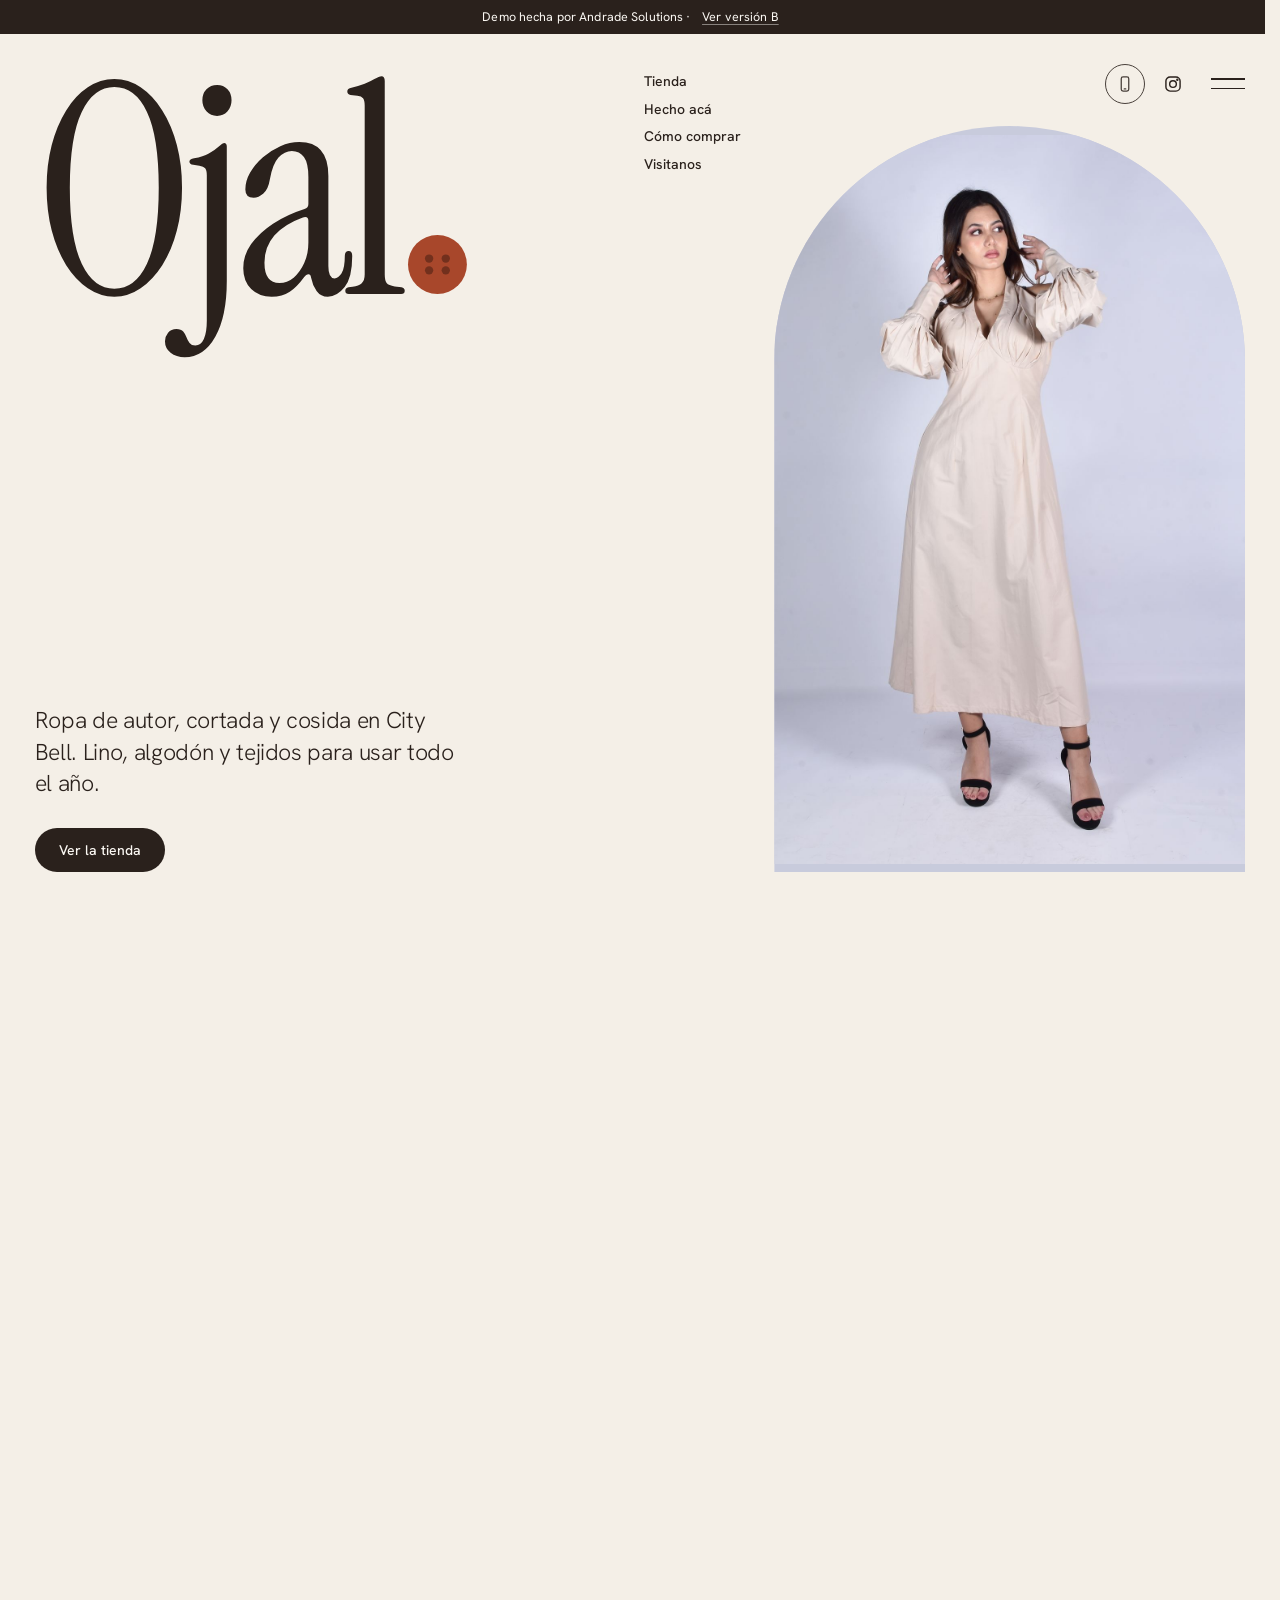
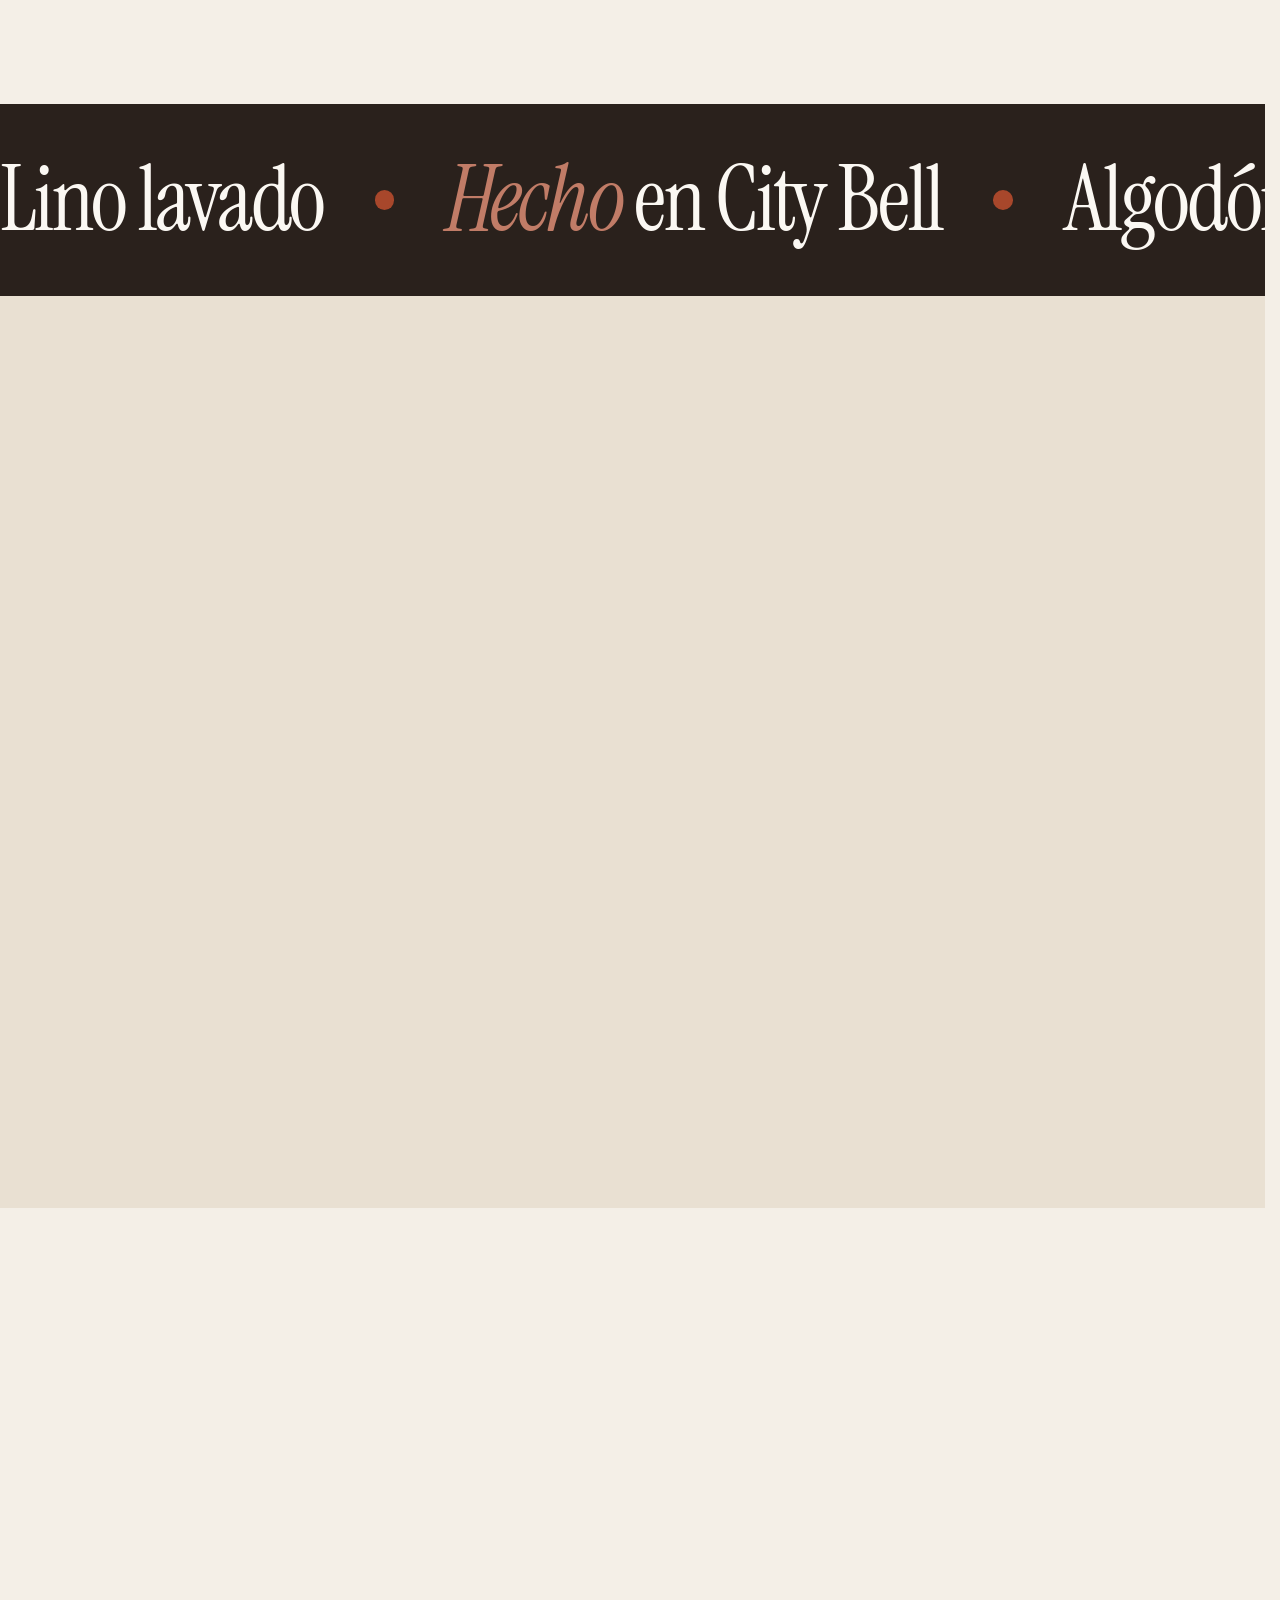
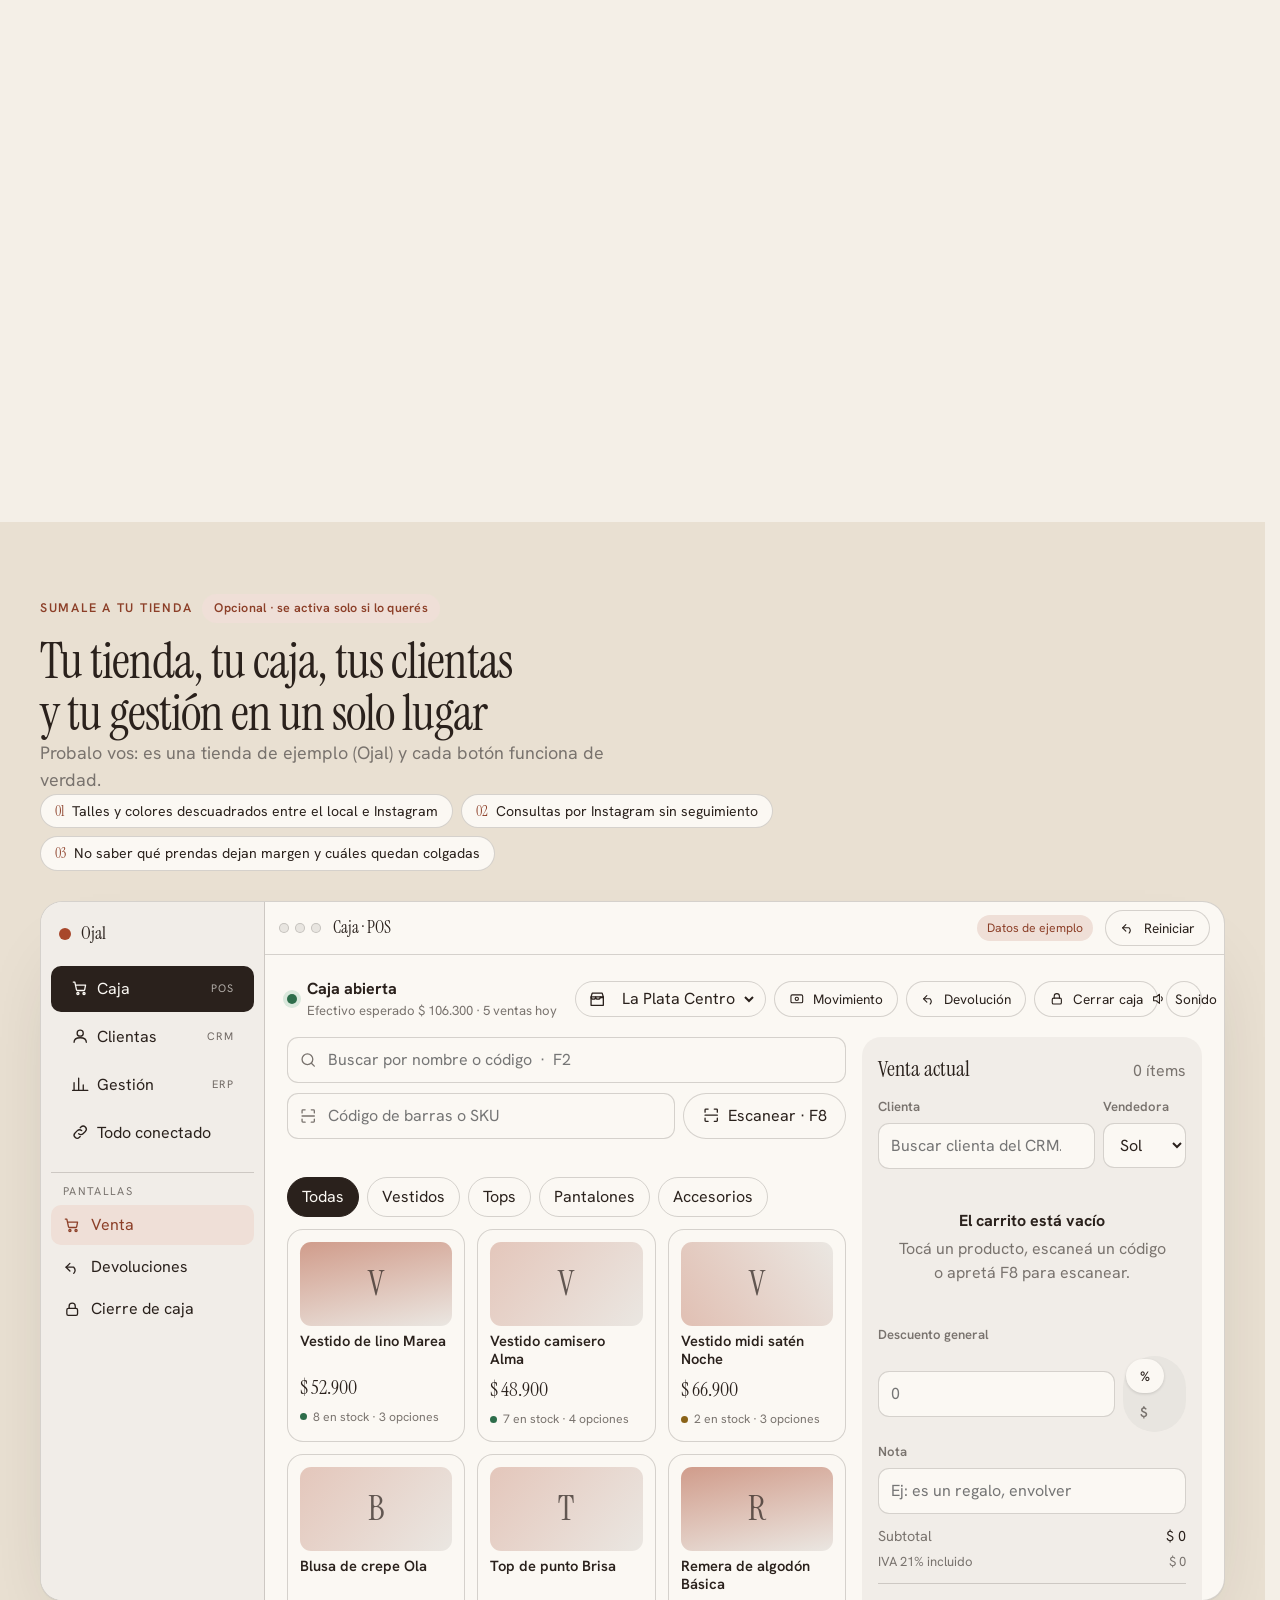
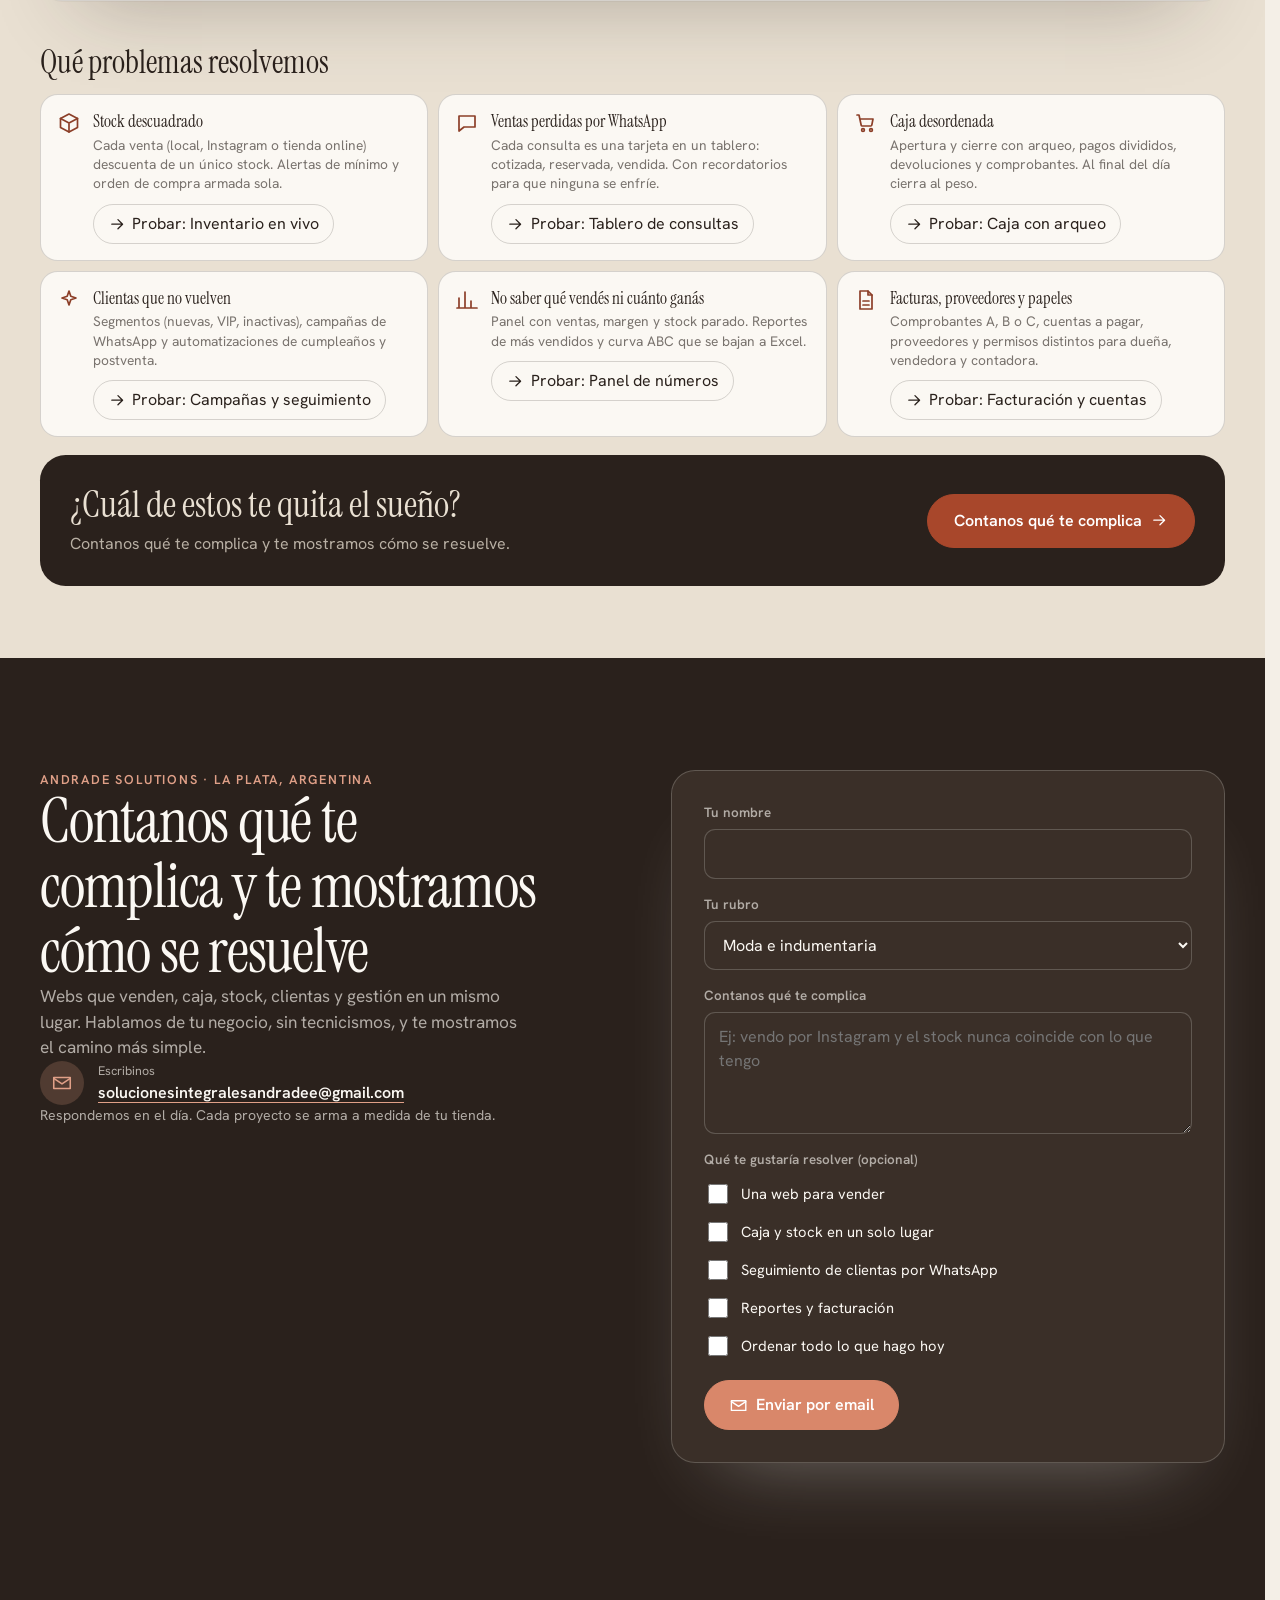
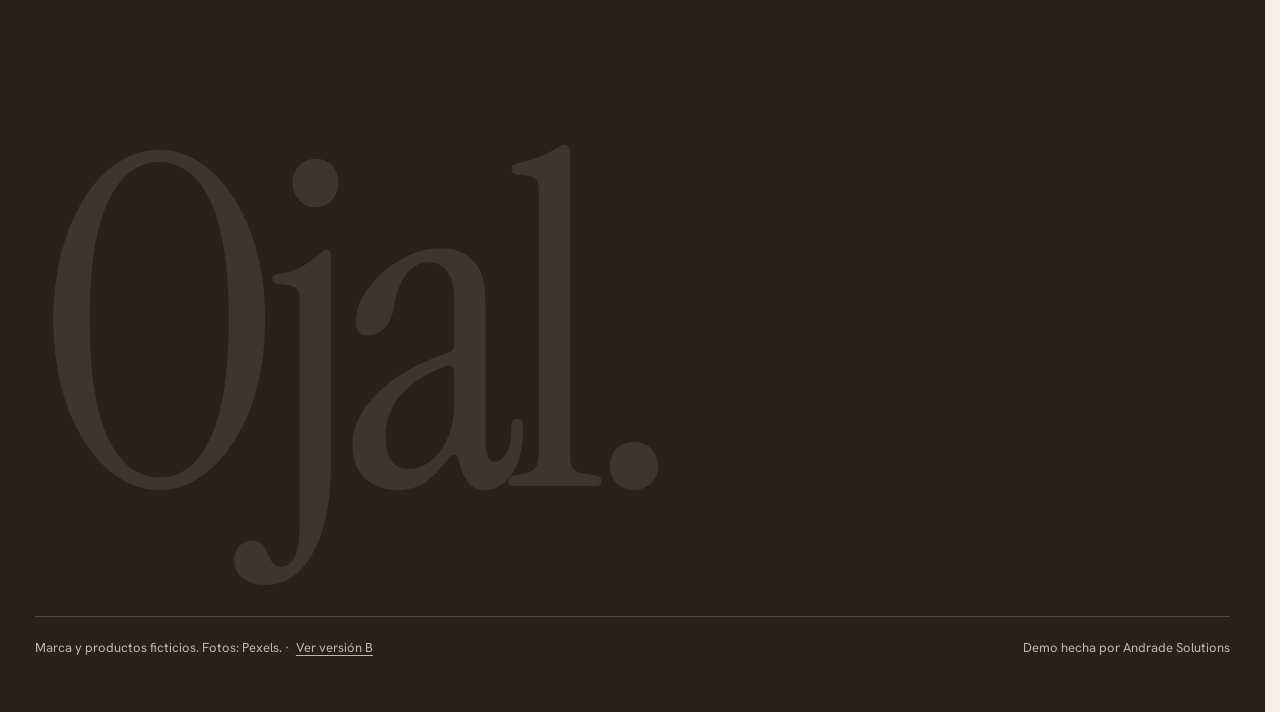
<file: moda/index.html>
<!doctype html>
<html lang="es-AR">
<head>
<meta charset="utf-8">
<meta name="viewport" content="width=device-width, initial-scale=1">
<meta name="robots" content="noindex">
<title>Ojal · Indumentaria de autor en City Bell</title>
<meta name="description" content="Ojal: indumentaria de autor hecha en City Bell. Vestidos, sacos y tejidos en lino y algodón. Elegí y consultá por WhatsApp. Demo de tienda online (marca ficticia).">
<meta property="og:title" content="Ojal · Indumentaria de autor en City Bell">
<meta property="og:description" content="Vestidos, sacos y tejidos en lino y algodón, cortados y cosidos en City Bell. Mirá cómo podría ser tu tienda online.">
<meta property="og:image" content="https://solucionesintegralesandrade.github.io/moda/fotos/portada.jpg">
<meta property="og:type" content="website">
<meta property="og:locale" content="es_AR">
<meta name="theme-color" content="#f4efe7">
<link rel="icon" type="image/svg+xml" href="data:image/svg+xml,%3Csvg xmlns=%27http://www.w3.org/2000/svg%27 viewBox=%270 0 32 32%27%3E%3Crect width=%2732%27 height=%2732%27 rx=%278%27 fill=%27%23f4efe7%27/%3E%3Ccircle cx=%2716%27 cy=%2716%27 r=%2710.500%27 fill=%27%23a8472b%27/%3E%3Ccircle cx=%2716%27 cy=%2716%27 r=%277.800%27 fill=%27none%27 stroke=%27%23f4efe7%27 stroke-opacity=%27.45%27 stroke-width=%271%27/%3E%3Ccircle cx=%2713%27 cy=%2713%27 r=%271.500%27 fill=%27%23f4efe7%27/%3E%3Ccircle cx=%2719%27 cy=%2713%27 r=%271.500%27 fill=%27%23f4efe7%27/%3E%3Ccircle cx=%2713%27 cy=%2719%27 r=%271.500%27 fill=%27%23f4efe7%27/%3E%3Ccircle cx=%2719%27 cy=%2719%27 r=%271.500%27 fill=%27%23f4efe7%27/%3E%3C/svg%3E">
<script>document.documentElement.classList.add('js');setTimeout(function(){if(!document.documentElement.classList.contains('live'))document.documentElement.classList.remove('js')},5000)</script>
<link rel="preconnect" href="https://fonts.googleapis.com">
<link rel="preconnect" href="https://fonts.gstatic.com" crossorigin>
<link rel="stylesheet" href="https://fonts.googleapis.com/css2?family=Hanken+Grotesk:wght@300;400;500&family=Instrument+Serif:ital@0;1&display=swap">
<style>
@layer reset, tokens, base, layout, components, motion, utilities;
@layer reset {
*, *::before, *::after { box-sizing: border-box; margin: 0; padding: 0; }
img, svg { display: block; max-width: 100%; }
ul { list-style: none; }
a { color: inherit; text-decoration: none; }
button { font: inherit; color: inherit; background: none; border: 0; cursor: pointer; }
}
@layer tokens {
:root {
--ink: #2a211c; --bg: #f4efe7; --paper: #e9e0d2; --acc: #a8472b; --cream: #fbf8f3;
--i70: color-mix(in srgb, var(--ink) 72%, transparent);
--i40: color-mix(in srgb, var(--ink) 42%, transparent);
--i24: color-mix(in srgb, var(--ink) 24%, transparent);
--i12: color-mix(in srgb, var(--ink) 12%, transparent);
--i08: color-mix(in srgb, var(--ink) 8%, transparent);
--pad-x: max(16px, 2.7211vw); --pad-y: max(16px, 2.1769vw);
--ease: cubic-bezier(0.16, 1, 0.3, 1);
--in-y: 14px; --in-blur: 8px; --out-y: 14px; --out-blur: 8px;
--hero-runway: 115svh; --sec2-runway: 200svh;
--brand-min-h: 44px;
--hdr: calc(var(--brand-min-h) + 32px);
--serif: 'Instrument Serif', 'Times New Roman', Georgia, serif;
--sans: 'Hanken Grotesk', -apple-system, BlinkMacSystemFont, 'Helvetica Neue', Arial, sans-serif;
--fs-brand: min(23vw, 34svh);
--bar: 34px;
}
@media (max-width: 767px) { :root { --fs-brand: min(41vw, 25svh); --brand-min-h: 40px; } }
}
@layer base {
html { overscroll-behavior: none; overflow-x: clip; background: var(--bg); -webkit-text-size-adjust: 100%; scrollbar-gutter: stable; }
html.lock { overflow: hidden; }
body { font-family: var(--sans); font-weight: 400; color: var(--ink); background: var(--bg); overflow-x: clip; -webkit-font-smoothing: antialiased; text-rendering: optimizeLegibility; }
a, button { touch-action: manipulation; }
:focus-visible { outline: 2px solid var(--acc); outline-offset: 4px; border-radius: 3px; }
:focus:not(:focus-visible) { outline: none; }
em { font-style: italic; }
::selection { background: var(--acc); color: #fff; }
}
@layer utilities {
.t-display { font: 400 clamp(88px, 15vw, 230px)/.86 var(--serif); letter-spacing: -.04em; }
.t-h1 { font: 400 clamp(36px, 4.4vw, 64px)/1.08 var(--serif); letter-spacing: -.02em; }
.t-h2 { font: 400 clamp(26px, 2.5vw, 36px)/1.12 var(--serif); letter-spacing: -.01em; }
.t-lead { font: 300 clamp(19px, 1.8vw, 25px)/1.38 var(--sans); letter-spacing: -.015em; }
.t-body { font: 400 clamp(16px, 1.25vw, 18px)/1.6 var(--sans); }
.t-title { font: 500 16px/1.35 var(--sans); }
.t-small { font: 400 14px/1.6 var(--sans); }
.t-ui { font: 500 14px/1.7 var(--sans); }
.is-dim { color: var(--i70); }
.sr-only { position: absolute; width: 1px; height: 1px; overflow: hidden; clip-path: inset(50%); white-space: nowrap; }
}
@layer layout {
.bar { position: relative; z-index: 5; display: flex; align-items: center; justify-content: center; min-height: var(--bar); padding: 6px 16px; background: var(--ink); color: var(--cream); font: 400 12.5px/1.35 var(--sans); text-align: center; letter-spacing: .01em; }
.bar a, .hero__cap a, .cta__fine a { display: inline-block; padding: 14px 4px; margin-block: -14px; }
.bar a { text-decoration: underline; text-underline-offset: 3px; text-decoration-color: color-mix(in srgb, var(--cream) 45%, transparent); transition: text-decoration-color .3s; margin-left: .35em; }
.bar a:hover { text-decoration-color: var(--cream); }
#stage { position: fixed; inset: 0; z-index: 0; pointer-events: none; }
#stage.gone { visibility: hidden; }
:root:not(.js) #stage { display: none; }
.plate { position: absolute; left: 0; top: 0; width: 100%; height: 100%; overflow: hidden; background: #c8cbdc;
clip-path: inset(calc((1 - var(--intro, 0)) * 100%) 0 0 0); }
.plate__in { position: absolute; inset: -5% 0; translate: 0 var(--py, 0px); scale: calc(1.16 - .16 * var(--intro, 0)); container-type: size; }
/* Foto de cuerpo entero: en el arco se ve completa (contain); al abrirse a pantalla completa pasa a cover y el zoom final cae sobre el vestido */
.plate__in img { --h0: min(100cqh, 154.9cqw); --h1: max(100cqh, 154.9cqw); --h: calc(var(--h0) + (var(--h1) - var(--h0)) * var(--ex, 0)); position: absolute; height: var(--h); width: calc(var(--h) * .6455); max-width: none; left: calc((100cqw - var(--h) * .6455) / 2); top: calc((100cqh - var(--h)) * (.5 - .08 * var(--ex, 0))); transform-origin: 50% 50%; scale: calc(1 + .22 * var(--z, 0)); }
.plate__scrim { position: absolute; inset: 0; opacity: var(--ex, 0); background: linear-gradient(180deg, rgba(28,19,14,.5) 0, rgba(28,19,14,.1) 24%, rgba(28,19,14,.14) 50%, rgba(28,19,14,.5) 80%, rgba(28,19,14,.78) 100%); }
.chrome { position: fixed; left: 0; right: 0; top: var(--barY, var(--bar)); z-index: 10; display: flex; justify-content: space-between; align-items: flex-start; padding: var(--cpy, var(--pad-y)) var(--pad-x); pointer-events: none; color: var(--ink); transition: color .45s; }
.chrome::before { content: ""; position: absolute; inset: 0 0 auto 0; height: var(--hdr); z-index: -1; background: color-mix(in srgb, var(--bg) 91%, transparent); backdrop-filter: blur(14px); -webkit-backdrop-filter: blur(14px); box-shadow: 0 1px 0 var(--i12); opacity: 0; transition: opacity .35s; }
.chrome.solid::before { opacity: 1; }
.chrome .brand, .chrome__r { pointer-events: auto; }
.chrome__r { display: flex; align-items: center; gap: 6px; }
.chrome__r .ig { width: 44px; height: 44px; margin: 0; display: grid; place-items: center; border-radius: 50%; }
.chrome__r .ig svg { width: 20px; height: 20px; }
.chrome.menu .chrome__r { color: var(--ink); }
.chrome.on-photo .chrome__r { color: var(--cream); }
.chrome.menu .brand { opacity: 0 !important; pointer-events: none; }
.chrome.cov .brand:not(.brand--x) { visibility: hidden; }
.chrome.menu .brand--x, .chrome.solid .brand--x { opacity: 0; }
main { position: relative; z-index: 1; }
.hero { height: calc(100svh + var(--hero-runway)); }
.hero__stage { position: sticky; top: 0; min-height: 100svh; padding: var(--pad-y) var(--pad-x) calc(var(--pad-y) + var(--bar)); display: grid; grid-template-columns: repeat(12, minmax(0, 1fr)); column-gap: 24px; grid-template-rows: 38svh 1fr auto; }
.hero__nav { grid-area: 1 / 7 / 2 / 10; align-self: start; display: flex; flex-direction: column; align-items: flex-start; padding-top: 6px; }
.hero__lede { grid-area: 2 / 1 / 3 / 6; align-self: end; max-width: 430px; margin-bottom: 28px; }
.hero__cta { grid-area: 3 / 1 / 4 / 5; justify-self: start; }
.hero__cap { position: absolute; left: var(--pad-x); right: var(--pad-x); bottom: calc(var(--pad-y) + var(--bar) + 6px); display: flex; justify-content: space-between; align-items: flex-end; gap: 16px; color: var(--cream); text-shadow: 0 1px 12px rgba(28,19,14,.6); }
.hero__cap a { text-decoration: underline; text-underline-offset: 4px; text-decoration-color: color-mix(in srgb, var(--cream) 50%, transparent); }
.sec2 { position: relative; height: calc(100svh + var(--sec2-runway)); background: var(--bg); }
.sec2__stage { position: sticky; top: 0; height: 100svh; padding: var(--pad-y) var(--pad-x); display: grid; grid-template-columns: 3fr 2fr; grid-template-rows: 1fr auto; }
.sec2__statement { grid-area: 1 / 1; align-self: center; z-index: 2; max-width: 680px; padding-top: calc(var(--hdr) + var(--pad-y)); font-size: clamp(34px, 4vw, 58px); text-wrap: balance; }
.sec2__statement em { color: var(--acc); }
.specs { grid-area: 2 / 2; justify-self: end; width: min(100%, 480px); z-index: 2; margin-bottom: 8px; }
.shop { position: relative; padding: calc(var(--pad-y) * 4) var(--pad-x) calc(var(--pad-y) * 5); background: var(--bg); }
@media (min-width: 901px) and (min-height: 621px) { .shop { margin-top: -30svh; padding-top: calc(var(--pad-y) * 3); } }
.shop__head { display: grid; grid-template-columns: minmax(0, 7fr) minmax(0, 4fr); gap: 24px; align-items: end; margin-bottom: 72px; }
.shop__grid { display: grid; grid-template-columns: repeat(12, minmax(0, 1fr)); column-gap: 24px; row-gap: clamp(56px, 7vw, 104px); align-items: start; }
.c1 { grid-column: 1 / 6; grid-row: 1; }
.c2 { grid-column: 7 / 10; grid-row: 1; margin-top: 150px; }
.c3 { grid-column: 10 / 13; grid-row: 1; margin-top: 44px; }
.c4 { grid-column: 1 / 4; grid-row: 2; margin-top: 56px; }
.c5 { grid-column: 5 / 10; grid-row: 2; }
.c6 { grid-column: 10 / 13; grid-row: 2; margin-top: 110px; }
.how { padding: calc(var(--pad-y) * 5) var(--pad-x); background: var(--paper); }
.how__grid { display: grid; grid-template-columns: minmax(0, 5fr) minmax(0, 7fr); gap: clamp(32px, 7vw, 120px); align-items: start; }
.how__head { position: sticky; top: calc(var(--hdr) + 32px); }
.how__head p { margin-top: 24px; max-width: 380px; }
.visit { padding: calc(var(--pad-y) * 5) var(--pad-x); background: var(--bg); }
.visit__grid { display: grid; grid-template-columns: minmax(0, 6fr) minmax(0, 5fr); gap: clamp(32px, 6vw, 96px); align-items: center; }
.cta { padding: calc(var(--pad-y) * 2) var(--pad-x) calc(var(--pad-y) * 2); background: var(--ink); color: var(--cream); position: relative; overflow: clip; }
@media (max-width: 767px) {
.hero__stage { grid-template-columns: 1fr; grid-template-rows: 0 1fr auto; }
.hero__nav { display: none; }
.hero__lede { grid-area: 2 / 1; }
.hero__cta { grid-area: 3 / 1; }
.hero__cap { flex-direction: column; align-items: flex-start; gap: 4px; }
.shop__head { grid-template-columns: 1fr; margin-bottom: 44px; }
.shop__grid { grid-template-columns: repeat(2, minmax(0, 1fr)); column-gap: 14px; row-gap: 44px; }
.c1, .c2, .c3, .c4, .c5, .c6 { grid-column: auto; grid-row: auto; margin-top: 0; }
.c1, .c6 { grid-column: 1 / -1; }
.c3, .c5 { margin-top: 36px; }
.card__row { flex-direction: column; gap: 0; }
.card .btn { font-size: 13px; padding: 10px 6px; }
.card__tr { font-size: 13px; line-height: 1.4; margin-top: 4px; }
.card .btn .ic { display: none; }
.how__grid, .visit__grid { grid-template-columns: 1fr; }
.how__head { position: static; }
}
@media (max-width: 900px), (max-height: 620px) {
.sec2 { height: auto; }
.sec2__stage { position: relative; height: auto; grid-template-columns: 1fr; grid-template-rows: auto 268px auto; row-gap: 20px; padding-top: calc(var(--pad-y) * 4); padding-bottom: calc(var(--pad-y) * 4); }
.sec2__statement { grid-area: 1 / 1; padding-top: 0; font-size: clamp(32px, 6.4vw, 52px); max-width: 640px; }
.specs { grid-area: 3 / 1; width: 100%; justify-self: stretch; max-width: 640px; }
.mats { grid-area: 2 / 1; position: relative !important; inset: auto !important; height: 268px; }
}
}
@layer components {
.brand { font: 400 var(--fs-brand)/.9 var(--serif); letter-spacing: -.035em; transform-origin: 0 0; transform: scale(var(--shrink, 1)); white-space: nowrap; }
.brand[data-reveal] { --in-y: 0px; --in-blur: 14px; }
.brand .dot { display: inline-block; width: .2em; height: .2em; margin-left: .035em; color: var(--acc); overflow: visible; }
.brand--x { position: absolute; left: var(--pad-x); top: var(--cpy, var(--pad-y)); color: var(--cream); pointer-events: none; clip-path: inset(100%); transition: opacity .3s; }
.brand--x .dot { color: var(--cream); }
.dot circle:first-child { fill: currentColor; }
.dot .h { fill: #000; fill-opacity: .32; }
.burger { width: 44px; height: 44px; display: flex; flex-direction: column; justify-content: center; align-items: flex-end; gap: 8px; transition: color .35s; }
.burger span { display: block; width: 34px; height: 1.5px; background: currentColor; transition: transform .5s var(--ease), width .5s var(--ease); }
.burger[aria-expanded="true"] span { width: 28px; }
.burger[aria-expanded="true"] span:first-child { transform: translateY(4.75px) rotate(45deg); }
.burger[aria-expanded="true"] span:last-child { transform: translateY(-4.75px) rotate(-45deg); }
.hero__nav a { position: relative; padding: 2px 0; }
.hero__nav a::after { content: ""; position: absolute; left: 0; right: 0; bottom: 3px; height: 1px; background: currentColor; transform: scaleX(0); transform-origin: left; transition: transform .5s var(--ease); }
@media (hover: hover) and (pointer: fine) { .hero__nav a:hover::after { transform: scaleX(1); } }
.btn { display: inline-flex; align-items: center; justify-content: center; gap: 9px; min-height: 44px; padding: 10px 24px; border-radius: 999px; background: var(--ink); color: var(--cream); font: 500 14px/1.2 var(--sans); transition: background .35s var(--ease), color .35s var(--ease), box-shadow .35s var(--ease), scale .15s; }
.btn--line { background: transparent; color: var(--ink); box-shadow: inset 0 0 0 1.25px var(--i40); }
.btn--light { background: var(--cream); color: var(--ink); }
@media (hover: hover) and (pointer: fine) {
.btn:hover { background: var(--acc); color: #fff; }
.btn--line:hover { background: var(--ink); color: var(--cream); box-shadow: inset 0 0 0 1.25px var(--ink); }
.btn--light:hover { background: var(--acc); color: #fff; }
}
.btn:active { scale: .97; }
.ic { width: 18px; height: 18px; flex: none; }
#menu { position: fixed; inset: 0; z-index: 9; background: var(--bg); display: grid; align-content: center; gap: 28px; padding: calc(var(--pad-y) * 5) var(--pad-x) calc(var(--pad-y) * 2); visibility: hidden; opacity: 0; transition: opacity .4s, visibility 0s .4s; }
#menu.open { visibility: visible; opacity: 1; transition: opacity .4s; }
#menu a.m { display: block; font: 400 clamp(46px, 9vw, 112px)/1.04 var(--serif); letter-spacing: -.03em; translate: 0 24px; opacity: 0; transition: translate .7s var(--ease), opacity .5s, color .25s; }
#menu.open a.m { translate: 0 0; opacity: 1; transition-delay: calc(var(--n) * 70ms + 120ms); }
#menu a.m small { font: 400 14px var(--sans); color: var(--i70); margin-left: 12px; letter-spacing: 0; }
@media (hover: hover) and (pointer: fine) { #menu a.m:hover { color: var(--acc); } }
#menu p { color: var(--i70); }
.specs__row { display: flex; justify-content: space-between; gap: 16px; padding: 13px 0; border-top: 1.5px dashed var(--i24); }
.specs__row:last-child { border-bottom: 1.5px dashed var(--i24); }
.specs__row span:last-child { text-align: right; }
.mats { position: absolute; inset: 0; pointer-events: none; z-index: 1; }
.mat { position: absolute; left: var(--x); top: var(--y); width: var(--w); --out-blur: 0px; }
.mat > * { filter: drop-shadow(0 10px 14px rgba(60,40,28,.2)); }
.mat.back { z-index: 0; } .mat.front { z-index: 3; }
[data-mat="tela"] { --x: 63%; --y: 10%; --w: 228px; }
[data-mat="botones"] { --x: 47%; --y: 62%; --w: 160px; }
[data-mat="carretel"] { --x: calc(100% - 150px); --y: 36%; --w: 92px; }
[data-mat="percha"] { --x: 3%; --y: 72%; --w: 208px; }
[data-mat="cinta"] { --x: 20%; --y: 11%; --w: 330px; }
@media (max-width: 900px), (max-height: 620px) {
[data-mat="tela"] { --x: 57%; --y: 0%; --w: 150px; }
[data-mat="botones"] { --x: 37%; --y: 50%; --w: 112px; }
[data-mat="carretel"] { --x: 84%; --y: 56%; --w: 64px; }
[data-mat="percha"] { --x: 1%; --y: 54%; --w: 150px; }
[data-mat="cinta"] { --x: 2%; --y: 6%; --w: 200px; }
}
.sw { aspect-ratio: 4 / 5; position: relative; background: repeating-linear-gradient(90deg, rgba(255,255,255,.22) 0 1px, transparent 1px 4px), repeating-linear-gradient(0deg, rgba(60,40,20,.09) 0 1px, transparent 1px 4px), #d9ccb4; }
.sw img, .pic img { position: absolute; inset: 0; width: 100%; height: 100%; object-fit: cover; opacity: 0; transition: opacity .6s; }
.sw.has img, .pic.has img { opacity: 1; }
.sw::after { content: ""; position: absolute; inset: 9px; border: 1.5px dashed rgba(255,255,255,.7); }
.pic { position: relative; padding: 7px 7px 26px; background: var(--cream); box-shadow: 0 0 0 1px var(--i12); }
.pic:not(.has) { position: absolute; left: 0; top: 0; width: 100%; opacity: 0; }
.pic > div { position: relative; aspect-ratio: 4 / 3; overflow: hidden; background: #d9ccb4; }
.pic.has + svg { display: none; }
.card { display: block; position: relative; --in-y: 44px; --in-blur: 12px; }
.card__media { position: relative; overflow: hidden; background: color-mix(in srgb, var(--c) 38%, var(--bg)); }
.r45 { aspect-ratio: 4 / 5; } .r34 { aspect-ratio: 3 / 4; }
.arch { border-radius: 999px 999px 0 0; }
.card__media img { position: absolute; inset: 0; width: 100%; height: 100%; object-fit: cover; object-position: 50% 30%; opacity: 0; transition: opacity .7s, scale 1s var(--ease); }
.card__media.has img { opacity: 1; }
.card__media img.crop, .pic img.crop { inset: auto; left: calc(var(--cx) * -1); top: calc(var(--cy) * -1); width: var(--cw); height: var(--ch); max-width: none; object-fit: fill; }
.card__media .sk { position: absolute; left: 50%; top: 50%; width: 62%; height: 78%; translate: -50% -50%; color: var(--c); }
.card__media.has .sk, .card__media.has::after { opacity: 0; }
.card__media::after { content: ""; position: absolute; inset: 10px; border: 1.5px dashed var(--i24); border-radius: inherit; pointer-events: none; transition: opacity .6s; }
.arch::after { inset: 10px; border-radius: 999px 999px 0 0; }
@media (hover: hover) and (pointer: fine) { .card:hover .card__media img { scale: 1.04; } }
.card__row { display: flex; justify-content: space-between; align-items: baseline; gap: 12px; margin-top: 14px; }
.card__row h3 { text-wrap: balance; }
.card__price { font: 500 16px/1.35 var(--sans); white-space: nowrap; }
.card__meta { margin-top: 2px; }
.card__opts { display: flex; flex-wrap: wrap; align-items: center; gap: 2px 12px; margin-top: 8px; }
.card__opts > span { display: inline-flex; align-items: center; gap: 8px; white-space: nowrap; }
.card__opts .tl { color: var(--i70); }
.sw-dot { width: 13px; height: 13px; border-radius: 50%; background: var(--c); box-shadow: inset 0 0 0 1px var(--i24); flex: none; }
.card__tr { color: var(--acc); font-weight: 500; margin-top: 2px; }
.card .btn { width: 100%; margin-top: 14px; }
.row { display: grid; grid-template-columns: 52px minmax(0, 1fr); gap: 4px 20px; padding: 30px 0; border-top: 1.5px dashed var(--i24); }
.row:last-child { border-bottom: 1.5px dashed var(--i24); }
.row .num { grid-row: 1 / 3; width: 42px; height: 42px; border-radius: 50%; display: grid; place-items: center; position: relative; font: 500 13px/1 var(--sans); box-shadow: inset 0 0 0 1.5px var(--i40); }
.row p { margin-top: 6px; max-width: 520px; }
.row b { font-weight: 500; color: var(--acc); }
.visit__addr { margin: 28px 0 8px; font: 400 clamp(32px, 4vw, 56px)/1.05 var(--serif); letter-spacing: -.02em; }
.hours { margin: 28px 0; max-width: 460px; }
.hours div { display: flex; justify-content: space-between; gap: 16px; padding: 11px 0; border-top: 1.5px dashed var(--i24); }
.hours div:last-child { border-bottom: 1.5px dashed var(--i24); }
.hours dd { text-align: right; }
p.ig { display: inline-flex; align-items: center; gap: 8px; margin-bottom: 28px; }
.plano { background: var(--paper); border-radius: 999px 999px 0 0; overflow: hidden; aspect-ratio: 4 / 5; }
.plano svg { width: 100%; height: 100%; }
.pl-b { fill: var(--i08); } .pl-p { fill: #cfd5bd; } .pl-s { stroke: var(--bg); stroke-width: 15; fill: none; }
.pl-t { font: 500 9px var(--sans); fill: var(--i70); letter-spacing: .06em; }
.pulse { transform-origin: 200px 190px; animation: pulse 2.6s var(--ease) infinite; fill: var(--acc); opacity: 0; }
@keyframes pulse { 0% { scale: .5; opacity: .5; } 100% { scale: 2.4; opacity: 0; } }
.cta h2 { max-width: 760px; }
.cta p { margin-top: 20px; max-width: 520px; color: color-mix(in srgb, var(--cream) 78%, transparent); }
.cta .btn { margin-top: 32px; }
.cta__mark { margin: clamp(48px, 9vw, 120px) 0 .22em; font: 400 clamp(150px, 36vw, 560px)/.8 var(--serif); letter-spacing: -.045em; color: color-mix(in srgb, var(--cream) 9%, transparent); white-space: nowrap; user-select: none; }
.cta__fine { position: relative; z-index: 1; display: flex; justify-content: space-between; flex-wrap: wrap; gap: 8px 24px; padding-top: 22px; border-top: 1px solid color-mix(in srgb, var(--cream) 18%, transparent); font-size: 13px; color: color-mix(in srgb, var(--cream) 70%, transparent); }
.cta__fine a { text-decoration: underline; text-underline-offset: 3px; }
.bar :focus-visible, .cta :focus-visible { outline-color: var(--cream); }
.how__ph { margin-top: 36px; max-width: 340px; aspect-ratio: 4 / 5; border-radius: 999px 999px 0 0; overflow: hidden; position: relative; background: color-mix(in srgb, var(--acc) 12%, var(--bg)); }
.how__ph img { position: absolute; inset: 0; width: 100%; height: 100%; object-fit: cover; object-position: 50% 60%; filter: sepia(.28) saturate(.85) brightness(1.04); opacity: 0; transition: opacity .6s; }
.how__ph.has img { opacity: 1; }
@media (max-width: 767px) { .how__ph { aspect-ratio: 5 / 4; max-width: 100%; margin-top: 28px; } }
dialog { border: 0; padding: 16px; width: 100%; max-width: none; height: 100%; max-height: none; background: transparent; color: var(--ink); overflow: auto; }
dialog[open] { display: grid; place-items: center; animation: dlg .45s var(--ease); }
dialog::backdrop { background: color-mix(in srgb, #1d1511 62%, transparent); backdrop-filter: blur(6px); }
@keyframes dlg { from { opacity: 0; translate: 0 18px; scale: .97; } }
.wa { position: relative; width: min(100%, 440px); background: var(--bg); border-radius: 22px; padding: 28px 24px 24px; }
.wa h2 { font: 400 28px/1.1 var(--serif); letter-spacing: -.01em; padding-right: 36px; }
.wa__x { position: absolute; right: 8px; top: 8px; width: 44px; height: 44px; display: grid; place-items: center; border-radius: 50%; }
.wa__x svg { width: 18px; height: 18px; }
.wa__pick { margin: 18px 0 4px; display: grid; gap: 10px; }
.wa__pick h3 { font: 500 13px/1.2 var(--sans); color: var(--i70); margin-bottom: 2px; }
.chips { display: flex; flex-wrap: wrap; gap: 4px 6px; }
.chip { min-height: 44px; min-width: 44px; padding: 0 4px; display: inline-grid; place-items: center; }
.chip span { display: inline-flex; align-items: center; gap: 8px; min-width: 40px; height: 36px; padding: 0 14px; justify-content: center; border-radius: 999px; font: 500 14px/1 var(--sans); box-shadow: inset 0 0 0 1.25px var(--i24); transition: background .25s, color .25s, box-shadow .25s; }
.chip[aria-pressed="true"] span { background: var(--ink); color: var(--cream); box-shadow: none; }
.chip i { width: 12px; height: 12px; border-radius: 50%; background: var(--c); box-shadow: inset 0 0 0 1px rgba(0,0,0,.25); }
.chat { margin-top: 14px; border-radius: 16px; overflow: hidden; background: #ece5dd; box-shadow: 0 0 0 1px var(--i12); }
.chat__head { display: flex; align-items: center; gap: 10px; padding: 10px 14px; background: #1f2c34; color: #fff; }
.chat__head .av { width: 34px; height: 34px; border-radius: 50%; display: grid; place-items: center; background: var(--acc); font: 400 20px/1 var(--serif); }
.chat__head b { display: block; font: 500 14px/1.2 var(--sans); }
.chat__head small { font-size: 12px; opacity: .72; }
.chat__body { padding: 16px 14px 18px; background: #ece5dd repeating-linear-gradient(45deg, rgba(0,0,0,.018) 0 6px, transparent 6px 12px); }
.bubble { position: relative; margin-left: auto; width: fit-content; max-width: 92%; padding: 8px 10px 6px; background: #d9fdd3; color: #111b21; border-radius: 10px 0 10px 10px; box-shadow: 0 1px 1px rgba(0,0,0,.14); font: 400 14.5px/1.4 var(--sans); }
.bubble::after { content: ""; position: absolute; top: 0; right: -7px; border: 7px solid transparent; border-top-color: #d9fdd3; border-left-color: #d9fdd3; }
.bubble p { white-space: pre-line; overflow-wrap: anywhere; }
.bubble b { font-weight: 600; }
.bubble .tm { display: flex; justify-content: flex-end; align-items: center; gap: 3px; margin-top: 2px; font-size: 11px; color: #667781; }
.bubble .tm svg { width: 16px; height: 10px; }
.wa__note { margin-top: 14px; color: var(--i70); }
.wa .btn { margin-top: 16px; width: 100%; }
}
@layer components {
.mark { display: flex; width: max-content; padding: clamp(28px, 4vw, 56px) 0; background: var(--ink); color: var(--cream); overflow: hidden; }
.mark__t { display: flex; flex: none; gap: clamp(28px, 4vw, 64px); padding-right: clamp(28px, 4vw, 64px); font: 400 clamp(40px, 7vw, 104px)/1 var(--serif); letter-spacing: -.03em; white-space: nowrap; animation: mq 38s linear infinite; }
.mark__t em { color: color-mix(in srgb, var(--acc) 70%, var(--cream)); }
.mark__t i { align-self: center; width: .22em; height: .22em; border-radius: 50%; background: var(--acc); }
@keyframes mq { to { translate: -100% 0; } }
.markw { overflow: hidden; background: var(--ink); }
.card__media { transform: perspective(900px) rotateX(var(--rx, 0deg)) rotateY(var(--ry, 0deg)); transition: transform .5s var(--ease); will-change: transform; }
.card__media.tilting { transition: transform .08s linear; }
.card__media .gl { position: absolute; inset: 0; pointer-events: none; opacity: 0; background: radial-gradient(circle at var(--gx, 50%) var(--gy, 30%), rgba(255,255,255,.28), transparent 55%); transition: opacity .4s; }
.card__media.tilting .gl { opacity: 1; }
.btn.mag { transition: background .35s var(--ease), color .35s var(--ease), box-shadow .35s var(--ease), scale .15s, transform .35s var(--ease); }
.vsw { position: fixed; right: 14px; bottom: 14px; z-index: 8; padding: 10px 16px; min-height: 44px; display: inline-flex; align-items: center; border-radius: 999px; background: color-mix(in srgb, var(--ink) 88%, transparent); color: var(--cream); font: 500 13px/1 var(--sans); backdrop-filter: blur(10px); -webkit-backdrop-filter: blur(10px); transition: background .3s; }
@media (hover: hover) { .vsw:hover { background: var(--acc); } }
.av { flex: none; width: 40px; height: 40px; border-radius: 50%; display: grid; place-items: center; background: color-mix(in srgb, var(--acc) 22%, var(--paper)); color: var(--ink); font: 400 17px/1 var(--serif); }
.av.big { width: 56px; height: 56px; font-size: 22px; }
@media (max-width: 600px) { .vsw { bottom: 10px; right: 10px; } }
}
@layer motion {
.js [data-reveal] { --in: 0; }
[data-reveal] { --in: 1; --out: 0; opacity: calc(var(--in) * (1 - var(--out))); translate: 0 calc((1 - var(--in)) * var(--in-y) - var(--out) * var(--out-y)); }
[data-reveal].is-anim { filter: blur(calc((1 - var(--in)) * var(--in-blur) + var(--out) * var(--out-blur))); }
[data-reveal].is-hidden { visibility: hidden; }
.mat[data-reveal] { translate: none; }
.word { display: inline-block; white-space: pre; }
@media (prefers-reduced-motion: reduce) {
[data-reveal] { translate: none !important; }
[data-reveal].is-anim { filter: none; }
.pulse, .mark__t, .mx__panel, .mx__bub { animation: none; }
.card__media { transform: none !important; }
.bb i { transition: none; }
dialog[open] { animation: none; }
#menu a.m { translate: 0 0; }
}
}
</style>
<link rel="stylesheet" href="/_comun/sistemas.css">
</head>
<body>

<div class="bar" id="bar"><span>Demo hecha por Andrade Solutions · <a href="v2/">Ver versión B</a></span></div>

<div id="stage" aria-hidden="true">
  <div class="plate" id="plate"><div class="plate__in"><img src="fotos/hero-vestido.jpg" alt="Mujer de cuerpo entero con un vestido midi de algodón color arena, de mangas amplias" width="1162" height="1800" fetchpriority="high" decoding="async"></div><div class="plate__scrim"></div></div>
</div>

<div class="chrome" id="chrome">
  <a class="brand" href="#top" data-reveal style="--i:0" aria-label="Ojal, ir al inicio">Ojal<svg class="dot" viewBox="0 0 24 24" aria-hidden="true"><circle cx="12" cy="12" r="12"/><circle class="h" cx="8.6" cy="9.6" r="1.7"/><circle class="h" cx="15.4" cy="9.6" r="1.7"/><circle class="h" cx="8.6" cy="14.4" r="1.7"/><circle class="h" cx="15.4" cy="14.4" r="1.7"/></svg></a>
  <span class="brand brand--x" id="brandx" aria-hidden="true">Ojal<svg class="dot" viewBox="0 0 24 24"><circle cx="12" cy="12" r="12"/></svg></span>
  <div class="chrome__r"><a class="ig" data-vista-celu href="#contacto" aria-label="Instagram de Ojal"><svg viewBox="0 0 24 24" fill="none" stroke="currentColor" stroke-width="1.7" stroke-linecap="round" stroke-linejoin="round" aria-hidden="true"><rect x="3.5" y="3.5" width="17" height="17" rx="5"/><circle cx="12" cy="12" r="4"/><circle cx="17.2" cy="6.8" r=".6" fill="currentColor"/></svg></a>
  <button class="burger" id="burger" type="button" aria-label="Menú" aria-expanded="false" aria-controls="menu" data-reveal style="--i:5"><span></span><span></span></button></div>
</div>

<nav id="menu" aria-label="Menú">
  <a class="m" style="--n:0" href="#tienda">Tienda<small>seis prendas</small></a>
  <a class="m" style="--n:1" href="#hecho">Hecho acá</a>
  <a class="m" style="--n:2" href="#comprar">Cómo comprar</a>
  <a class="m" style="--n:3" href="#visitanos">Visitanos<small>City Bell</small></a>
  <a class="m" style="--n:4" href="#sistemas">Sumale a tu tienda<small>opcional</small></a>
  <p class="t-small">Calle 13 entre 473 y 474, City Bell · Envíos a La Plata y alrededores</p>
</nav>

<main>
  <section id="top" class="hero">
    <div class="hero__stage">
      <h1 class="sr-only">Ojal. Indumentaria de autor hecha en City Bell.</h1>
      <nav class="hero__nav" aria-label="Principal">
        <a class="t-ui" href="#tienda" data-reveal data-x=".06" style="--i:1">Tienda</a>
        <a class="t-ui" href="#hecho" data-reveal data-x=".11" style="--i:2">Hecho acá</a>
        <a class="t-ui" href="#comprar" data-reveal data-x=".16" style="--i:3">Cómo comprar</a>
        <a class="t-ui" href="#visitanos" data-reveal data-x=".21" style="--i:4">Visitanos</a>
      </nav>
      <p class="hero__lede t-lead" data-reveal data-x=".07" style="--i:6">Ropa de autor, cortada y cosida en City Bell. Lino, algodón y tejidos para usar todo el año.</p>
      <a class="hero__cta btn" href="#tienda" data-reveal data-x=".13" style="--i:7">Ver la tienda</a>
      <p class="hero__cap t-small" id="cap" data-reveal><span>Primavera · verano 26/27</span><a href="#tienda">En la foto: vestido midi de algodón</a></p>
    </div>
  </section>

  <section id="hecho" class="sec2">
    <div class="sec2__stage">
      <h2 class="sec2__statement t-h1" id="statement"><em>Hecho acá.</em> Cada prenda se corta una sola vez, en lino y algodón de rollo, y se cose a mano en nuestro taller de City Bell.</h2>
      <div class="mats" aria-hidden="true">
        <div class="mat back" data-mat="tela" data-reveal><div class="sw" id="sw"><img src="fotos/tela-lino.jpg" alt="" loading="lazy" width="800" height="1000"></div></div>
        <div class="mat back" data-mat="cinta" data-reveal>
          <svg viewBox="0 0 380 36" width="380" height="36"><defs><pattern id="tk" width="10" height="36" patternUnits="userSpaceOnUse"><path d="M.5 0v7M.5 36v-7" stroke="#2a211c" stroke-width="1"/></pattern><pattern id="tk2" width="50" height="36" patternUnits="userSpaceOnUse"><path d="M.5 0v13M.5 36v-13" stroke="#2a211c" stroke-width="1.2"/></pattern></defs><rect width="380" height="36" rx="4" fill="#efe3bb"/><rect width="380" height="36" rx="4" fill="url(#tk)"/><rect width="380" height="36" rx="4" fill="url(#tk2)"/><g font-family="sans-serif" font-size="9" fill="#2a211c"><text x="52" y="23">10</text><text x="152" y="23">30</text><text x="252" y="23">50</text><text x="352" y="23">70</text></g><rect width="380" height="36" rx="4" fill="none" stroke="#2a211c" stroke-opacity=".25"/></svg>
        </div>
        <div class="mat front" data-mat="percha" data-reveal>
          <div class="pic"><div><img class="crop" src="fotos/taller-perchero.jpg" alt="" loading="lazy" width="1600" height="1068" style="--cx:100%;--cy:100.1%;--cw:500%;--ch:445%"></div></div>
          <svg viewBox="0 0 200 92" width="200" height="92" fill="none" stroke-linecap="round" stroke-linejoin="round"><path d="M100 40V34C100 18 120 14 120 27C120 35 110 36 104 38" stroke="#7d5a3a" stroke-width="4"/><path d="M100 40L16 70Q6 75 14 83H186Q194 75 184 70L100 40Z" stroke="#a97e55" stroke-width="6" fill="#c89c6e" fill-opacity=".25"/><path d="M26 76Q100 62 174 76" stroke="#e7c9a0" stroke-width="1.6" opacity=".7"/></svg>
        </div>
        <div class="mat front" data-mat="botones" data-reveal>
          <svg viewBox="0 0 170 130" width="170" height="130"><defs><symbol id="bt" viewBox="-50 -50 100 100"><circle r="48" fill="currentColor"/><circle r="35" fill="none" stroke="#000" stroke-opacity=".13" stroke-width="3"/><circle r="36.5" fill="none" stroke="#fff" stroke-opacity=".4" stroke-width="2" transform="translate(-1.5 -1.5)"/><g fill="#2a211c" fill-opacity=".72"><circle cx="-11" cy="-11" r="5.2"/><circle cx="11" cy="-11" r="5.2"/><circle cx="-11" cy="11" r="5.2"/><circle cx="11" cy="11" r="5.2"/></g><path d="M-11 -11L11 11M11 -11L-11 11" stroke="var(--th, #b9803f)" stroke-width="3.4" stroke-linecap="round"/></symbol></defs><use href="#bt" x="4" y="20" width="84" height="84" style="color:#eadfc8;--th:#a8472b"/><use href="#bt" x="84" y="2" width="58" height="58" style="color:#a8472b;--th:#eadfc8"/><use href="#bt" x="94" y="64" width="50" height="50" style="color:#3c4a3a;--th:#d9c9a4"/></svg>
        </div>
        <div class="mat front" data-mat="carretel" data-reveal>
          <svg viewBox="0 0 110 134" width="110" height="134"><defs><pattern id="th" width="6" height="6" patternUnits="userSpaceOnUse" patternTransform="rotate(18)"><rect width="6" height="6" fill="#b4573a"/><path d="M0 3H6" stroke="#8e3f27" stroke-width="1.4"/></pattern></defs><rect x="22" y="22" width="66" height="90" fill="url(#th)"/><rect x="22" y="22" width="66" height="90" fill="none" stroke="#000" stroke-opacity=".12"/><rect x="10" y="4" width="90" height="20" rx="7" fill="#c9a477"/><rect x="10" y="110" width="90" height="20" rx="7" fill="#c9a477"/><path d="M16 10H94M16 116H94" stroke="#fff" stroke-opacity=".38" stroke-width="2" stroke-linecap="round"/><path d="M88 66C102 72 106 88 98 100" stroke="#b4573a" stroke-width="2.4" fill="none" stroke-linecap="round"/></svg>
        </div>
      </div>
      <ul class="specs t-body">
        <li class="specs__row" data-reveal><span>Lino lavado</span><span class="is-dim">Tela de rollo, sin sobrantes</span></li>
        <li class="specs__row" data-reveal><span>Algodón peinado</span><span class="is-dim">Suave desde el primer lavado</span></li>
        <li class="specs__row" data-reveal><span>Botones de nácar</span><span class="is-dim">Cosidos uno por uno</span></li>
        <li class="specs__row" data-reveal><span>Tanda corta</span><span class="is-dim">Hasta 30 prendas por modelo</span></li>
      </ul>
    </div>
  </section>

  <section id="tienda" class="shop">
    <div class="shop__head">
      <h2 class="t-display" data-reveal data-flow style="--i:0; --in-y:24px; --in-blur:14px">Tienda</h2>
      <p class="t-lead" data-reveal data-flow style="--i:1">Seis prendas de la primera tanda. Elegís talle y color, nos escribís por WhatsApp y te respondemos en el día.</p>
    </div>
    <div class="shop__grid" id="grid"></div>
  </section>

  <div class="markw" aria-hidden="true"><div class="mark"><div class="mark__t"><span>Lino lavado</span><i></i><span><em>Hecho</em> en City Bell</span><i></i><span>Algodón peinado</span><i></i><span>Tanda corta</span><i></i><span>Botones de nácar</span><i></i></div><div class="mark__t"><span>Lino lavado</span><i></i><span><em>Hecho</em> en City Bell</span><i></i><span>Algodón peinado</span><i></i><span>Tanda corta</span><i></i><span>Botones de nácar</span><i></i></div></div></div>

  <section id="comprar" class="how">
    <div class="how__grid">
      <div class="how__head">
        <h2 class="t-h1" data-reveal data-flow style="--i:0">Cómo <em>comprar</em></h2>
        <p class="t-body is-dim" data-reveal data-flow style="--i:1">Elegís la prenda, nos escribís por WhatsApp y coordinamos todo ahí, sin vueltas.</p>
        <figure class="how__ph" data-reveal data-flow style="--i:2"><img src="fotos/local-interior.jpg" alt="Perchero con prendas en el local de Ojal" loading="lazy" width="800" height="1200"></figure>
      </div>
      <ul class="how__list">
        <li class="row" data-reveal data-flow style="--i:0"><span class="num">01</span><h3 class="t-h2">Envíos</h3><p class="t-body is-dim">A La Plata y alrededores en 48 a 72 horas. El costo depende de la zona y te lo confirmamos antes de despachar.</p></li>
        <li class="row" data-reveal data-flow style="--i:0"><span class="num">02</span><h3 class="t-h2">Retiro en el local</h3><p class="t-body is-dim">Sin costo, de lunes a sábado. Te avisamos apenas está listo y, si querés, te lo probás.</p></li>
        <li class="row" data-reveal data-flow style="--i:0"><span class="num">03</span><h3 class="t-h2">Transferencia</h3><p class="t-body is-dim"><b>10% de descuento</b> si pagás por transferencia. Te pasamos los datos por WhatsApp.</p></li>
        <li class="row" data-reveal data-flow style="--i:0"><span class="num">04</span><h3 class="t-h2">Cambios</h3><p class="t-body is-dim">Tenés 30 días para cambiar talle o color, con la etiqueta puesta. Escribinos y lo resolvemos.</p></li>
      </ul>
    </div>
  </section>

  <section id="visitanos" class="visit">
    <div class="visit__grid">
      <div>
        <h2 class="t-h1" data-reveal data-flow style="--i:0">Visitanos</h2>
        <p class="visit__addr" data-reveal data-flow style="--i:1">Calle 13 entre 473 y 474, City Bell</p>
        <dl class="hours t-body" data-reveal data-flow style="--i:2">
          <div><dt>Lunes a viernes</dt><dd>10 a 13 y de 16 a 20</dd></div>
          <div><dt>Sábados</dt><dd>10 a 14</dd></div>
          <div><dt>Domingos</dt><dd class="is-dim">Cerrado</dd></div>
        </dl>
        <p class="ig t-body" data-reveal data-flow style="--i:3"><svg class="ic" viewBox="0 0 24 24" fill="none" stroke="currentColor" stroke-width="1.6" aria-hidden="true"><rect x="3" y="3" width="18" height="18" rx="5"/><circle cx="12" cy="12" r="4"/><circle cx="17.2" cy="6.8" r=".9" fill="currentColor"/></svg>@ojal.citybell</p>
        <div data-reveal data-flow style="--i:4"><button class="btn" type="button" id="wa-general"><svg class="ic" aria-hidden="true"><use href="#i-wa"/></svg>Escribinos por WhatsApp</button></div>
      </div>
      <figure class="plano" data-reveal data-flow style="--i:1">
        <svg viewBox="0 0 400 500" role="img" aria-label="Plano ilustrado de la zona del local, sobre calle 13 entre 473 y 474">
          <g class="pl-b"><rect x="14" y="20" width="96" height="108" rx="6"/><rect x="150" y="20" width="96" height="108" rx="6"/><rect x="290" y="20" width="96" height="108" rx="6"/><rect x="14" y="170" width="96" height="108" rx="6"/><rect x="290" y="170" width="96" height="108" rx="6"/><rect x="14" y="340" width="96" height="140" rx="6"/><rect x="150" y="340" width="96" height="140" rx="6"/></g>
          <rect class="pl-p" x="290" y="340" width="96" height="140" rx="6"/>
          <g fill="#a9b48f"><circle cx="312" cy="372" r="9"/><circle cx="352" cy="404" r="11"/><circle cx="318" cy="442" r="8"/><circle cx="360" cy="450" r="7"/></g>
          <path class="pl-s" d="M0 149H400M0 309H400M130 0V500M270 0V500"/>
          <path d="M150 149H250" stroke="var(--acc)" stroke-width="2" stroke-dasharray="1 7" stroke-linecap="round" fill="none"/>
          <g class="pl-t"><text x="288" y="153">CALLE 13</text><text x="28" y="153">CALLE 13</text><text transform="translate(134 100) rotate(-90)">473</text><text transform="translate(274 100) rotate(-90)">474</text><text x="28" y="313">CALLE 14</text></g>
          <circle class="pulse" cx="200" cy="190" r="14"/>
          <g transform="translate(200 190)"><path d="M0 28L-11 8h22z" fill="var(--acc)"/><circle r="20" fill="var(--acc)"/><circle r="14" fill="none" stroke="#fff" stroke-opacity=".4" stroke-width="1.5"/><g fill="#000" fill-opacity=".32"><circle cx="-4.6" cy="-4.6" r="2.2"/><circle cx="4.6" cy="-4.6" r="2.2"/><circle cx="-4.6" cy="4.6" r="2.2"/><circle cx="4.6" cy="4.6" r="2.2"/></g></g>
          <text x="228" y="196" font-family="Instrument Serif, serif" font-size="26" fill="var(--ink)">Ojal</text>
        </svg>
      </figure>
    </div>
  </section>
  <section id="sistemas" data-sistemas data-rubro="moda" data-marca="Ojal" style="--sx-bg:#e9e0d2;--sx-fg:#2a211c;--sx-accent:#a8472b;--sx-surface:#fbf8f3;--sx-line:rgba(42,33,28,.18);--sx-display:'Instrument Serif',serif;--sx-body:'Hanken Grotesk',sans-serif;--sx-radius:16px"></section>
  <section id="contacto" data-contacto style="--sx-bg:#2a211c;--sx-fg:#fbf8f3;--sx-accent:#d9876a;--sx-surface:#3a2f28;--sx-line:rgba(251,248,243,.2);--sx-display:'Instrument Serif',serif;--sx-body:'Hanken Grotesk',sans-serif;--sx-radius:16px"></section>
</main>

<footer class="cta">
  <div class="cta__mark" aria-hidden="true">Ojal.</div>
  <div class="cta__fine"><span>Marca y productos ficticios. Fotos: Pexels. · <a href="v2/">Ver versión B</a></span><span>Demo hecha por Andrade Solutions</span></div>
</footer>

<svg width="0" height="0" style="position:absolute" aria-hidden="true">
  <defs>
    <symbol id="i-wa" viewBox="0 0 24 24" fill="none" stroke="currentColor" stroke-width="1.7" stroke-linecap="round" stroke-linejoin="round"><path d="M4 20l1.4-4.2A8 8 0 1 1 8.3 18.8L4 20z"/><path d="M9.2 9.2c.3 2.2 2.4 4.3 4.6 4.6l1.1-1.2-1.8-1-.7.7c-.8-.4-1.5-1.1-1.9-1.9l.7-.7-1-1.8-1 1.3z"/></symbol>
    <symbol id="sk-v" viewBox="0 0 200 280" fill="none" stroke="#2a211c" stroke-width="1.7" stroke-linejoin="round" stroke-linecap="round"><path d="M78 14Q77 44 69 74L58 120 36 252Q100 270 164 252L142 120 131 74Q123 44 122 14Q100 56 78 14Z" fill="currentColor" fill-opacity=".92"/><path d="M58 120Q100 136 142 120M100 52V260"/><path d="M74 128 54 254M88 134 80 262M112 134 120 262M126 128 146 254" stroke-opacity=".4"/><g fill="#fff" fill-opacity=".7" stroke="none"><circle cx="100" cy="74" r="2.7"/><circle cx="100" cy="96" r="2.7"/><circle cx="100" cy="118" r="2.7"/></g></symbol>
    <symbol id="sk-s" viewBox="0 0 200 280" fill="none" stroke="#2a211c" stroke-width="1.7" stroke-linejoin="round" stroke-linecap="round"><path d="M70 30L34 46 20 196 48 202 54 112 56 246H144L146 112 152 202 180 196 166 46 130 30Q100 46 70 30Z" fill="currentColor" fill-opacity=".92"/><path d="M70 30L76 68 100 106 124 68 130 30M100 106V246"/><path d="M48 62Q44 130 42 198M152 62Q156 130 158 198M58 236H142" stroke-dasharray="3 4" stroke-opacity=".55"/><path d="M62 176H88M112 176H138"/><circle cx="100" cy="150" r="3.2" fill="#fff" fill-opacity=".7" stroke="none"/></symbol>
    <symbol id="sk-c" viewBox="0 0 200 280" fill="none" stroke="#2a211c" stroke-width="1.7" stroke-linejoin="round" stroke-linecap="round"><path d="M72 26L38 44 24 176 52 182 58 112 60 236H140L142 112 148 182 176 176 162 44 128 26 100 88Z" fill="currentColor" fill-opacity=".92"/><path d="M60 216H140M27 178L50 183M173 178L150 183M100 88V236"/><path d="M62 226H138M32 177L48 181M168 177L152 181" stroke-width="14" stroke-dasharray="1.6 5" stroke-opacity=".32" stroke="#2a211c" stroke-linecap="butt"/><g fill="#fff" fill-opacity=".72" stroke="none"><circle cx="100" cy="106" r="2.8"/><circle cx="100" cy="128" r="2.8"/><circle cx="100" cy="150" r="2.8"/><circle cx="100" cy="172" r="2.8"/><circle cx="100" cy="194" r="2.8"/></g></symbol>
  </defs>
</svg>

<dialog id="wa" aria-labelledby="wa-t">
  <div class="wa">
    <button class="wa__x" type="button" data-close aria-label="Cerrar"><svg viewBox="0 0 24 24" fill="none" stroke="currentColor" stroke-width="1.8" stroke-linecap="round"><path d="M5 5l14 14M19 5L5 19"/></svg></button>
    <h2 id="wa-t">Así le llega tu consulta a la tienda</h2>
    <div class="wa__pick" id="pick"></div>
    <div class="chat">
      <div class="chat__head"><span class="av">O</span><div><b>Ojal · City Bell</b><small>en línea</small></div></div>
      <div class="chat__body"><div class="bubble"><p id="wa-msg"></p><div class="tm">10:42 <svg viewBox="0 0 16 10" fill="none" stroke="#53bdeb" stroke-width="1.4" stroke-linecap="round" stroke-linejoin="round"><path d="M1 5.5l2.8 2.8L9.5 1.5M6.5 7.6l1 .9L14 1.5"/></svg></div></div></div>
    </div>
    <p class="wa__note t-small">En tu tienda, este botón abre WhatsApp con tu número.</p>
    <button class="btn" type="button" data-close>Listo</button>
  </div>
</dialog>

<script type="module">
const R = document.documentElement;
const $ = (s, r = document) => r.querySelector(s), $$ = (s, r = document) => [...r.querySelectorAll(s)];
const reduced = matchMedia('(prefers-reduced-motion: reduce)').matches;
const mobile = matchMedia('(max-width: 767px)');
const clamp = (v, a = 0, b = 1) => Math.min(b, Math.max(a, v));
const expoOut = t => t >= 1 ? 1 : t <= 0 ? 0 : 1 - Math.pow(2, -10 * t);
const cubicOut = t => 1 - Math.pow(1 - clamp(t), 3);
const ease = t => t < .5 ? 4 * t * t * t : 1 - Math.pow(-2 * t + 2, 3) / 2;
const win = (p, s, d) => clamp((p - s) / d);

/* ---------- Datos de la tienda (todo editable acá) ---------- */
const MARCA = 'Ojal';
const PRODUCTOS = [
 { id: 'vestido-jacaranda', n: 'Vestido Jacarandá', d: 'Lino lavado · midi con botones', p: 129900, k: 'v', f: 'portada.jpg', c: [['Natural', '#e3d8c3']] },
 { id: 'saco-tilo', n: 'Saco Tilo', d: 'Lino sin forro · un botón', p: 156000, k: 's', f: 'taller-perchero.jpg', cr: [.2, .24, .17, 1.498], a: 'Sacos en tonos arena, terracota y oliva colgados en el perchero del taller', c: [['Arena', '#d2bb98'], ['Terracota', '#b5573a'], ['Tinta', '#34445a']] },
 { id: 'vestido-azahar', n: 'Vestido Azahar', d: 'Algodón peinado · espalda abierta', p: 112900, k: 'v', f: 'vestido-azahar.jpg', c: [['Blanco', '#f1ece2']] },
 { id: 'cardigan-espinillo', n: 'Cárdigan Espinillo', d: 'Tejido de algodón · botones de nácar', p: 94500, k: 'c', f: 'clienta-perchero.jpg', cr: [.17, .15, .22, 1.4995], a: 'Prendas crudas de lino y algodón colgadas en un perchero', c: [['Crudo', '#e6dcc8'], ['Salvia', '#9aa58a'], ['Terracota', '#b5573a']] },
 { id: 'vestido-tipa', n: 'Vestido Tipa', d: 'Lino con bordado a mano', p: 148500, k: 'v', f: 'vestido-tipa.jpg', c: [['Blanco roto', '#ede6d6']] },
 { id: 'vestido-coronillo', n: 'Vestido Coronillo', d: 'Lino y algodón · corte recto', p: 119900, k: 'v', f: 'vestido-coronillo.jpg', c: [['Arena', '#d2bb98']] },
];
const money = n => '$ ' + String(n).replace(/\B(?=(\d{3})+(?!\d))/g, '.');
const TALLES = ['S', 'M', 'L'];
const STAG = [2, 3, 4, 0, 1, 2];

// Foto grande recortada con CSS: cr = [x, y, ancho, proporción de la foto] (x, y y ancho en fracción de la foto); r = ancho/alto del marco
const crop = ([x, y, w, a], r) => { const k = 100 / w; return `class="crop" style="--cx:${(x * k).toFixed(1)}%;--cy:${(y * k * r / a).toFixed(1)}%;--cw:${k.toFixed(1)}%;--ch:${(k * r / a).toFixed(1)}%"`; };
$('#grid').innerHTML = PRODUCTOS.map((p, i) => `
 <article class="card c${i + 1}" id="${p.id}" data-reveal data-flow style="--i:${STAG[i]}">
  <div class="card__media ${i === 0 || i === 4 ? 'arch r45' : 'r34'}" style="--c:${p.c[0][1]}">
   <svg class="sk" viewBox="0 0 200 280" aria-hidden="true"><use href="#sk-${p.k}"/></svg>
   ${p.f ? `<img ${p.cr ? crop(p.cr, .75) : ''} src="fotos/${p.f}" alt="${p.a || p.n + ', ' + p.d.toLowerCase()}" ${i === 0 ? '' : 'loading="lazy"'} width="800" height="1000" decoding="async">` : ''}
  </div>
  <div class="card__row"><h3 class="t-title">${p.n}</h3><span class="card__price">${money(p.p)}</span></div>
  <p class="card__meta t-small is-dim">${p.d}</p>
  <p class="card__opts t-small"><span>${p.c.map(c => `<span class="sw-dot" style="--c:${c[1]}" title="${c[0]}"></span>`).join('')}${p.c.length > 1 ? '' : p.c[0][0]}</span><span class="tl">Talles ${TALLES.join(' ')}</span></p>
  <p class="card__tr t-small">${money(Math.round(p.p * .9 / 10) * 10)} por transferencia</p>
  <button class="btn btn--line" type="button" data-wa="${p.id}"><svg class="ic" aria-hidden="true"><use href="#i-wa"/></svg>Consultar por WhatsApp</button>
 </article>`).join('');

// Fotos: si cargan, tapan la ilustración; si fallan, queda la ilustración
$$('.card__media, .sw, .pic, .how__ph').forEach(box => {
 const img = $('img', box); if (!img) return;
 const ok = () => box.classList.add('has');
 img.addEventListener('load', ok);
 const bad = () => { img.remove(); if (box.classList.contains('how__ph')) box.remove(); };
 img.addEventListener('error', bad);
 if (img.complete) img.naturalWidth ? ok() : bad();
});

// Tela con borde de tijera dentada
(function () {
 const n = 16, d = 2.6, pts = [];
 for (let i = 0; i <= n; i++) pts.push(`${(i / n * 100).toFixed(1)}% ${i % 2 ? d : 0}%`);
 for (let i = 1; i <= n; i++) pts.push(`${i % 2 ? 100 - d : 100}% ${(i / n * 100).toFixed(1)}%`);
 for (let i = n - 1; i >= 0; i--) pts.push(`${(i / n * 100).toFixed(1)}% ${i % 2 ? 100 - d : 100}%`);
 for (let i = n - 1; i >= 1; i--) pts.push(`${i % 2 ? d : 0}% ${(i / n * 100).toFixed(1)}%`);
 $('#sw').style.clipPath = `polygon(${pts.join(',')})`;
})();

/* ---------- Motor de revelado (un solo bucle rAF) ---------- */
const state = new WeakMap();
function setReveal(el, i, o, keep) {
 i = Math.round(clamp(i) * 1000) / 1000; o = Math.round(clamp(o) * 1000) / 1000;
 const s = state.get(el) || {};
 if (s.i === i && s.o === o) return;
 if (s.i !== i) el.style.setProperty('--in', i);
 if (s.o !== o) el.style.setProperty('--out', o);
 const anim = (i > 0 && i < 1) || (o > 0 && o < 1);
 const hidden = !keep && (i <= 0 || o >= 1);
 if (anim !== s.anim) el.classList.toggle('is-anim', anim);
 if (hidden !== s.hidden) el.classList.toggle('is-hidden', hidden);
 state.set(el, { i, o, anim, hidden });
}

// Frase por líneas (respeta el <em>)
const statement = $('#statement');
const words = [];
(function walk(n) {
 [...n.childNodes].forEach(c => {
  if (c.nodeType === 3) {
   const f = document.createDocumentFragment();
   c.textContent.split(/(\s+)/).forEach(t => {
    if (!t) return;
    if (/^\s+$/.test(t)) { f.append(t); return; }
    const w = document.createElement('span'); w.className = 'word'; w.dataset.reveal = 'scroll'; w.textContent = t; f.append(w); words.push(w);
   });
   c.replaceWith(f);
  } else if (c.nodeType === 1) walk(c);
 });
})(statement);
let lines = [];
function measureLines() {
 const rows = [];
 words.forEach(w => {
  const t = w.offsetTop; let r = rows.find(x => Math.abs(x.t - t) < 8);
  if (!r) rows.push(r = { t, w: [] }); r.w.push(w);
 });
 lines = rows.sort((a, b) => a.t - b.t).map(r => r.w);
}

const hero = $('#top'), sec2 = $('#hecho'), shop = $('#tienda');
const brand = $('.brand'), chrome = $('#chrome'), bar = $('#bar'), stageEl = $('#stage'), plate = $('#plate');
const brandx = $('#brandx'), lede = $('.hero__lede'), cap = $('#cap'), menu = $('#menu'), burger = $('#burger');
const heroNodes = $$('.hero__nav [data-reveal], .hero__lede, .hero__cta');
const loadNodes = [brand, burger, ...heroNodes];
const specRows = $$('.specs__row');
const flowNodes = $$('[data-flow]');
const flowI = flowNodes.map(el => +el.style.getPropertyValue('--i') || 0);
const mats = $$('.mat');
const matsBox = $('.mats');

const MOTION = {
 percha:   { from: 'left',   k: 0, speed: .46, drift: -.30, rot: 1.4,  tau: 5, spin: -18, bow: 70,  s0: 1.10, tilt: -6 },
 cinta:    { from: 'top',    k: 1, speed: .42, drift: .26,  rot: -1.0, tau: 6, spin: 14,  bow: -50, s0: 1.08, tilt: -4 },
 carretel: { from: 'right',  k: 2, speed: .60, drift: .28,  rot: -.6,  tau: 4, spin: 16,  bow: 60,  s0: 1.12, tilt: 8 },
 tela:     { from: 'top',    k: 3, speed: .30, drift: .24,  rot: -1.2, tau: 7, spin: -12, bow: 40,  s0: .92,  tilt: 5 },
 botones:  { from: 'bottom', k: 4, speed: .18, drift: .16,  rot: .5,   tau: 8, spin: 10,  bow: -90, s0: .90,  tilt: -10 },
};
const matState = mats.map(el => ({ el, m: MOTION[el.dataset.mat], cur: { x: 0, y: 0, r: 0, s: 1 } }));

const docTop = el => { let y = 0; while (el) { y += el.offsetTop; el = el.offsetParent; } return y; };
let isPin = true;
const pinned = () => isPin;
const band = top => clamp((innerHeight * .92 - top) / (innerHeight * .30));

// Mediciones
let T = {}, F = { L: 0, T: 0, W: 0, H: 0, k: 0 }, shrinkEnd = .3, barH = 34, minH = 44;
function measure() {
 barH = bar.offsetHeight; R.style.setProperty('--bar', barH + 'px');
 T = { hero: docTop(hero), heroH: hero.offsetHeight, sec2: docTop(sec2), sec2H: sec2.offsetHeight, shop: docTop(shop) };
 isPin = getComputedStyle($('.sec2__stage')).position === 'sticky';
 measureLines();
 minH = parseFloat(getComputedStyle(R).getPropertyValue('--brand-min-h')) || 44;
 shrinkEnd = clamp(minH / brand.offsetHeight, .08, 1);
 const vw = R.clientWidth, vh = innerHeight, px = Math.max(16, vw * .027211), py = Math.max(16, vw * .021769);
 if (mobile.matches) {
  const top = barH + py + brand.offsetHeight + 12;
  const bot = lede.offsetTop - 18;
  F = { L: px, T: top, W: vw - px * 2, H: Math.max(180, bot - top), k: 1 };
 } else {
  const portrait = vw / vh < .95, L0 = vw * (portrait ? .42 : .605);
  let top = Math.max(barH + 28, vh * .14), H = vh - py - top;
  if (portrait) { H = Math.min(H, (vw - L0 - px) * 1.5); top = vh - py - H; }
  F = { L: L0, T: top, W: vw - L0 - px, H, k: 0 };
 }
}

// Entrada
let readyAt = null;
Promise.race([document.fonts.ready, new Promise(r => setTimeout(r, 2500))]).then(() => { measure(); readyAt = performance.now(); });
addEventListener('resize', measure);
addEventListener('load', measure);
document.fonts.addEventListener('loadingdone', measure);
measure();

let pBar = -1, pFrame = '', pPy = 0;
let last = performance.now();
function frame(now) {
 const dt = Math.min(.1, (now - last) / 1000); last = now;
 const y = scrollY, vh = innerHeight, vw = R.clientWidth;
 const py0 = Math.max(16, vw * .021769);

 const p1 = clamp((y - T.hero) / Math.max(1, T.heroH - vh));
 const isPinned = isPin;
 // Lecturas primero (una sola vez por cuadro), escrituras después
 const flowTops = flowNodes.map(el => el.getBoundingClientRect().top);
 const wordTops = isPinned ? null : words.map(w => w.getBoundingClientRect().top);
 const rowTops = isPinned ? null : specRows.map(r => r.getBoundingClientRect().top);
 const matsTop = isPinned ? 0 : matsBox.getBoundingClientRect().top;
 const p2 = isPinned ? clamp((y - T.sec2) / Math.max(1, T.sec2H - vh)) : 0;
 const secTop = T.sec2 - y;

 // Barra superior y chrome
 const barY = Math.max(0, barH - y);
 if (barY !== pBar) { pBar = barY; R.style.setProperty('--barY', barY + 'px'); }
 const sp = clamp(p1 / .85);
 const shr = 1 + (shrinkEnd - 1) * sp;
 chrome.style.setProperty('--shrink', shr.toFixed(3));
 chrome.style.setProperty('--cpy', (py0 + (16 - py0) * sp).toFixed(1) + 'px');

 // Foto de portada: del arco a pantalla completa
 const intro = readyAt === null ? 0 : (reduced ? 1 : expoOut(((now - readyAt) / 1000 - .12) / 1.5));
 const ex = reduced ? (p1 > .5 ? 1 : 0) : ease(win(p1, .1, .72));
 const L = F.L * (1 - ex), Tt = F.T * (1 - ex), W = F.W + (vw - F.W) * ex, H = F.H + F.k * barY * (1 - ex) + (vh - F.H) * ex, rt = F.W / 2 * (1 - ex);
 const fr = [L, Tt, W, H, rt].map(v => Math.round(v * 2) / 2).join();
 if (fr !== pFrame) {
  pFrame = fr; const s = plate.style;
  s.left = L.toFixed(1) + 'px'; s.top = Tt.toFixed(1) + 'px'; s.width = W.toFixed(1) + 'px'; s.height = H.toFixed(1) + 'px';
  s.borderRadius = `${rt.toFixed(1)}px ${rt.toFixed(1)}px 0 0`;
 }
 plate.style.setProperty('--intro', intro.toFixed(3));
 plate.style.setProperty('--ex', ex.toFixed(3));
 plate.style.setProperty('--z', (reduced ? 0 : ease(win(p1, .55, .45))).toFixed(3));
 const py = reduced ? 0 : -Math.min(y, T.hero + T.heroH) * .045;
 if (Math.abs(py - pPy) > .3) { pPy = py; plate.style.setProperty('--py', py.toFixed(1) + 'px'); }
 stageEl.classList.toggle('gone', secTop <= 0);

 // Color del chrome según lo que tiene detrás
 const hdr = minH + 32;
 const menuOpen = menu.classList.contains('open');
 const bx = Math.max(16, vw * .027211), by = barY + (py0 + (16 - py0) * sp);
 const ci = Math.max(0, (Tt - by) / shr), cl = Math.max(0, (L - bx) / shr);
 brandx.style.clipPath = `inset(${ci.toFixed(1)}px 0 0 ${cl.toFixed(1)}px round ${(rt / shr).toFixed(1)}px 0 0 0)`;
 chrome.classList.toggle('on-photo', Tt <= by + 22 && secTop > hdr);
 chrome.classList.toggle('solid', secTop <= hdr);
 chrome.classList.toggle('menu', menuOpen);
 chrome.classList.toggle('cov', ci < .5 && cl < .5 && secTop > hdr && !menuOpen);

 // Portada: entrada y salida
 loadNodes.forEach(el => {
  const i = +el.style.getPropertyValue('--i') || 0;
  let inV = 0;
  if (readyAt !== null) {
   const dur = el === brand ? 1.4 : .9;
   inV = reduced ? 1 : expoOut(((now - readyAt) / 1000 - i * .09) / dur);
  }
  setReveal(el, inV, el.dataset.x ? expoOut(win(p1, +el.dataset.x, .4)) : 0);
 });
 setReveal(cap, reduced ? (ex > .9 ? 1 : 0) : expoOut(win(p1, .8, .14)), 0);

 // "Hecho acá": frase por líneas, filas y collage
 if (isPinned) {
  lines.forEach((line, r) => {
   const inV = expoOut(win(p2, .03 + r * .045, .15)), out = expoOut(win(p2, .82 + r * .02, .12));
   line.forEach(w => setReveal(w, inV, out, true));
   if (specRows[r]) setReveal(specRows[r], inV, out, true);
  });
  specRows.forEach((row, r) => { if (r >= lines.length) setReveal(row, expoOut(win(p2, .03 + r * .045, .15)), expoOut(win(p2, .82 + r * .02, .12)), true); });
 } else {
  words.forEach((w, k) => setReveal(w, cubicOut(band(wordTops[k])), 0, true));
  specRows.forEach((row, k) => setReveal(row, cubicOut(band(rowTops[k])), 0, true));
 }
 const mp = isPinned ? p2 : band(matsTop) * .7;
 const Wn = { inS: isPinned ? .22 : .28, inStep: isPinned ? .05 : .06, inD: isPinned ? .28 : .32, outS: isPinned ? .70 : .78, outStep: .02, outD: .14 };
 matState.forEach(ms => {
  const { m, el, cur } = ms;
  const e = reduced ? 1 : expoOut(win(mp, Wn.inS + m.k * Wn.inStep, Wn.inD));
  const o = isPinned ? expoOut(win(mp, Wn.outS + m.k * Wn.outStep, Wn.outD)) : 0;
  const u = 1 - e, q = mp - .62, Tr = 520 + 60;
  let x = 0, yy = 0; const side = Math.sin(Math.PI * e) * m.bow;
  if (m.from === 'left') { x = -u * Tr; yy = side; }
  if (m.from === 'right') { x = u * Tr; yy = side; }
  if (m.from === 'top') { yy = -u * Tr; x = side; }
  if (m.from === 'bottom') { yy = u * Tr; x = side; }
  if (!reduced) { x += q * m.speed * m.drift * 520; yy += -q * m.speed * 520 - o * (40 + m.speed * 120); }
  const r = m.tilt + m.spin * u + q * m.rot * 4, s = 1 + (m.s0 - 1) * u, k = 1 - Math.exp(-dt * m.tau);
  cur.x += (x - cur.x) * k; cur.y += (yy - cur.y) * k; cur.r += (r - cur.r) * k; cur.s += (s - cur.s) * k;
  el.style.translate = `${cur.x.toFixed(1)}px ${cur.y.toFixed(1)}px`;
  el.style.rotate = `${cur.r.toFixed(2)}deg`;
  el.style.scale = cur.s.toFixed(3);
  setReveal(el, e, o);
 });

 // Resto de la página: aparece por posición
 flowNodes.forEach((el, k) => {
  const i = flowI[k], top = flowTops[k] / vh;
  setReveal(el, reduced ? (top < .94 ? 1 : 0) : cubicOut((.92 - top) / .30 - i * .11), 0, true);
 });

 if (!R.classList.contains('live')) R.classList.add('live', 'js');
 requestAnimationFrame(frame);
}
requestAnimationFrame(frame);

/* ---------- Navegación ---------- */
function goTo(id) {
 const el = document.getElementById(id); if (!el) return;
 let top = id === 'top' ? 0 : docTop(el);
 if (el === sec2) top += pinned() ? (sec2.offsetHeight - innerHeight) * .12 : parseFloat(getComputedStyle($('.sec2__stage')).paddingTop) - (minH + 32 + 28);
 else if (el.classList.contains('card')) top -= Math.max(90, innerHeight * .18);
 else if (el.matches('.shop, .how, .visit')) top += parseFloat(getComputedStyle(el).paddingTop) - (minH + 32 + 28); // el título queda debajo del menú fijo
 scrollTo({ top, behavior: reduced ? 'auto' : 'smooth' });
}
document.addEventListener('click', e => {
 const a = e.target.closest('a[href^="#"]'); if (!a) return;
 e.preventDefault(); setMenu(false); goTo(a.getAttribute('href').slice(1));
});
function setMenu(open) {
 menu.classList.toggle('open', open); burger.setAttribute('aria-expanded', open);
 R.classList.toggle('lock', open || dlg.open);
}
burger.addEventListener('click', () => setMenu(!menu.classList.contains('open')));
addEventListener('keydown', e => { if (e.key === 'Escape' && menu.classList.contains('open')) { setMenu(false); burger.focus(); } });

/* ---------- Panel de WhatsApp (demo) ---------- */
const dlg = $('#wa'), msgEl = $('#wa-msg'), pick = $('#pick');
let cur = null, sel = { s: 'M', c: 0 };
const SITE = location.origin + location.pathname.replace(/index\.html$/, '');
function msgText() {
 if (cur && cur.mod) return `¡Hola! Vi la demo de ${MARCA} y me interesa sumar a mi tienda la caja, las clientas y la gestión. ¿Me cuentan cómo funciona?`;
 if (!cur) return `¡Hola ${MARCA}! Vi su tienda online y quería hacerles una consulta sobre la colección y los talles. ¿Me ayudan?`;
 const c = cur.c[sel.c][0];
 return `¡Hola ${MARCA}! Quería consultar por el *${cur.n}* (talle ${sel.s}, color ${c}) · ${money(cur.p)}.\nLo vi acá: ${SITE}#${cur.id}\n¿Lo tienen disponible?`;
}
function renderMsg() {
 msgEl.textContent = '';
 msgText().split('*').forEach((t, i) => { if (!t) return; const n = i % 2 ? document.createElement('b') : document.createDocumentFragment(); if (i % 2) { n.textContent = t; msgEl.append(n); } else msgEl.append(t); });
}
function chips(label, items, key) {
 const box = document.createElement('div');
 const h = document.createElement('h3'); h.textContent = label; box.append(h);
 const g = document.createElement('div'); g.className = 'chips'; g.setAttribute('role', 'group'); g.setAttribute('aria-label', label);
 items.forEach((it, i) => {
  const b = document.createElement('button'); b.type = 'button'; b.className = 'chip';
  const val = key === 's' ? it : i;
  b.setAttribute('aria-pressed', String(sel[key] === val));
  b.innerHTML = key === 's' ? `<span>${it}</span>` : `<span><i style="--c:${it[1]}"></i>${it[0]}</span>`;
  b.addEventListener('click', () => { sel[key] = val; $$('.chip', g).forEach((x, j) => x.setAttribute('aria-pressed', String(x === b))); renderMsg(); });
  g.append(b);
 });
 box.append(g); return box;
}
function openWA(p) {
 cur = p; sel = { s: 'M', c: 0 }; pick.textContent = '';
 $('#wa-t').textContent = p && p.mod ? 'Así consultarías por los módulos' : 'Así le llega tu consulta a la tienda';
 if (p && !p.mod) { pick.append(chips('Talle', TALLES, 's')); if (p.c.length > 1) pick.append(chips('Color', p.c, 'c')); }
 renderMsg(); dlg.showModal(); R.classList.add('lock');
}
document.addEventListener('click', e => {
 const b = e.target.closest('[data-wa]'); if (b) openWA(PRODUCTOS.find(p => p.id === b.dataset.wa));
 if (e.target.closest('#wa-general')) openWA(null);
 if (e.target.closest('[data-wa-mod]')) openWA({ mod: true });
 if (e.target.closest('[data-close]')) dlg.close();
});
dlg.addEventListener('click', e => { if (e.target === dlg) dlg.close(); });
dlg.addEventListener('close', () => R.classList.toggle('lock', menu.classList.contains('open')));
/* ---------- Tilt 3D en fotos y imán en botones (solo mouse) ---------- */
if (!reduced && matchMedia('(hover: hover) and (pointer: fine)').matches) {
 $$('.card__media').forEach(m => {
  const g = document.createElement('span'); g.className = 'gl'; m.append(g);
  m.addEventListener('pointermove', e => { const r = m.getBoundingClientRect(), x = (e.clientX - r.left) / r.width, y = (e.clientY - r.top) / r.height; m.classList.add('tilting'); m.style.setProperty('--ry', ((x - .5) * 9).toFixed(2) + 'deg'); m.style.setProperty('--rx', ((.5 - y) * 9).toFixed(2) + 'deg'); m.style.setProperty('--gx', (x * 100) + '%'); m.style.setProperty('--gy', (y * 100) + '%'); });
  m.addEventListener('pointerleave', () => { m.classList.remove('tilting'); m.style.setProperty('--rx', '0deg'); m.style.setProperty('--ry', '0deg'); });
 });
 $$('.card .btn, .mag').forEach(b => {
  b.classList.add('mag');
  b.addEventListener('pointermove', e => { const r = b.getBoundingClientRect(); b.style.transform = `translate(${((e.clientX - r.left - r.width / 2) * .18).toFixed(1)}px, ${((e.clientY - r.top - r.height / 2) * .28).toFixed(1)}px)`; });
  b.addEventListener('pointerleave', () => { b.style.transform = ''; });
 });
}
</script>
<script src="/_comun/sistemas.js" defer></script>
<script src="/_comun/contacto.js" defer></script>
<script src="/_comun/vista-celu.js" defer></script>
</body>
</html>
</file>
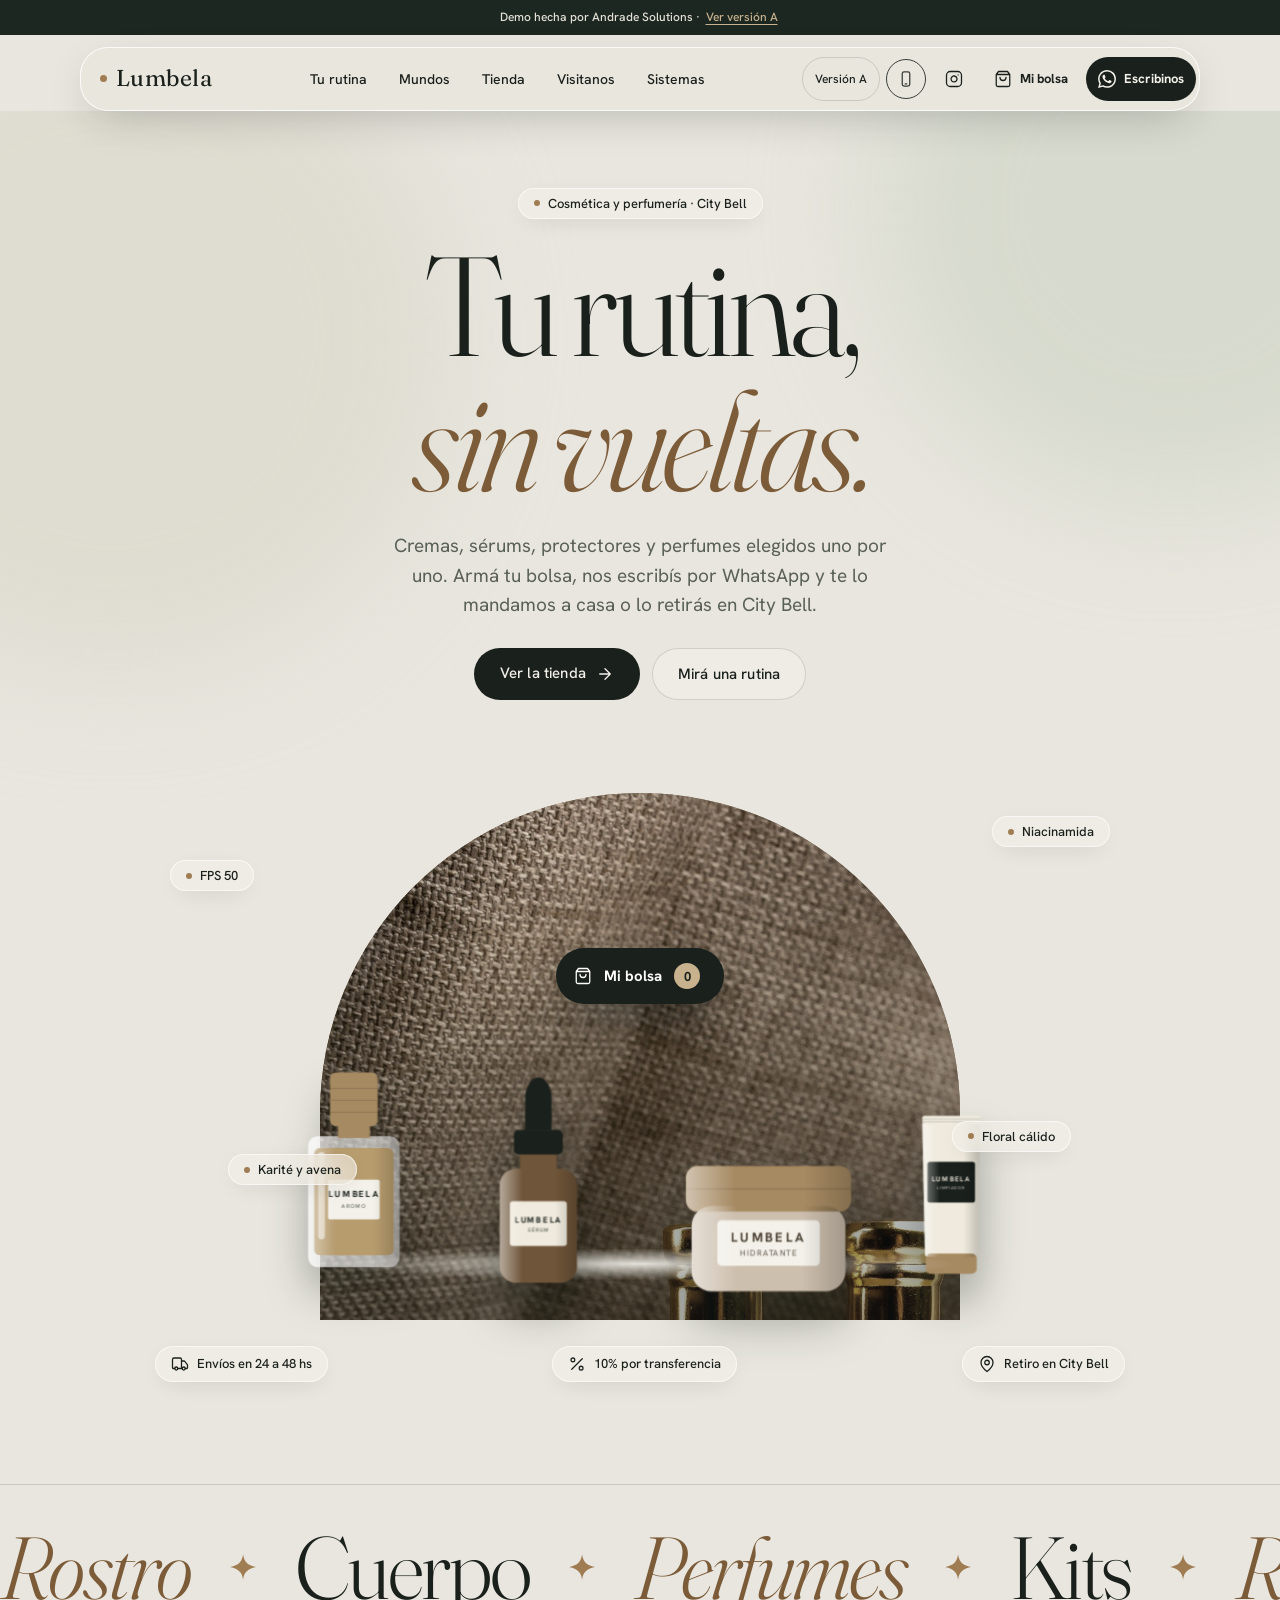
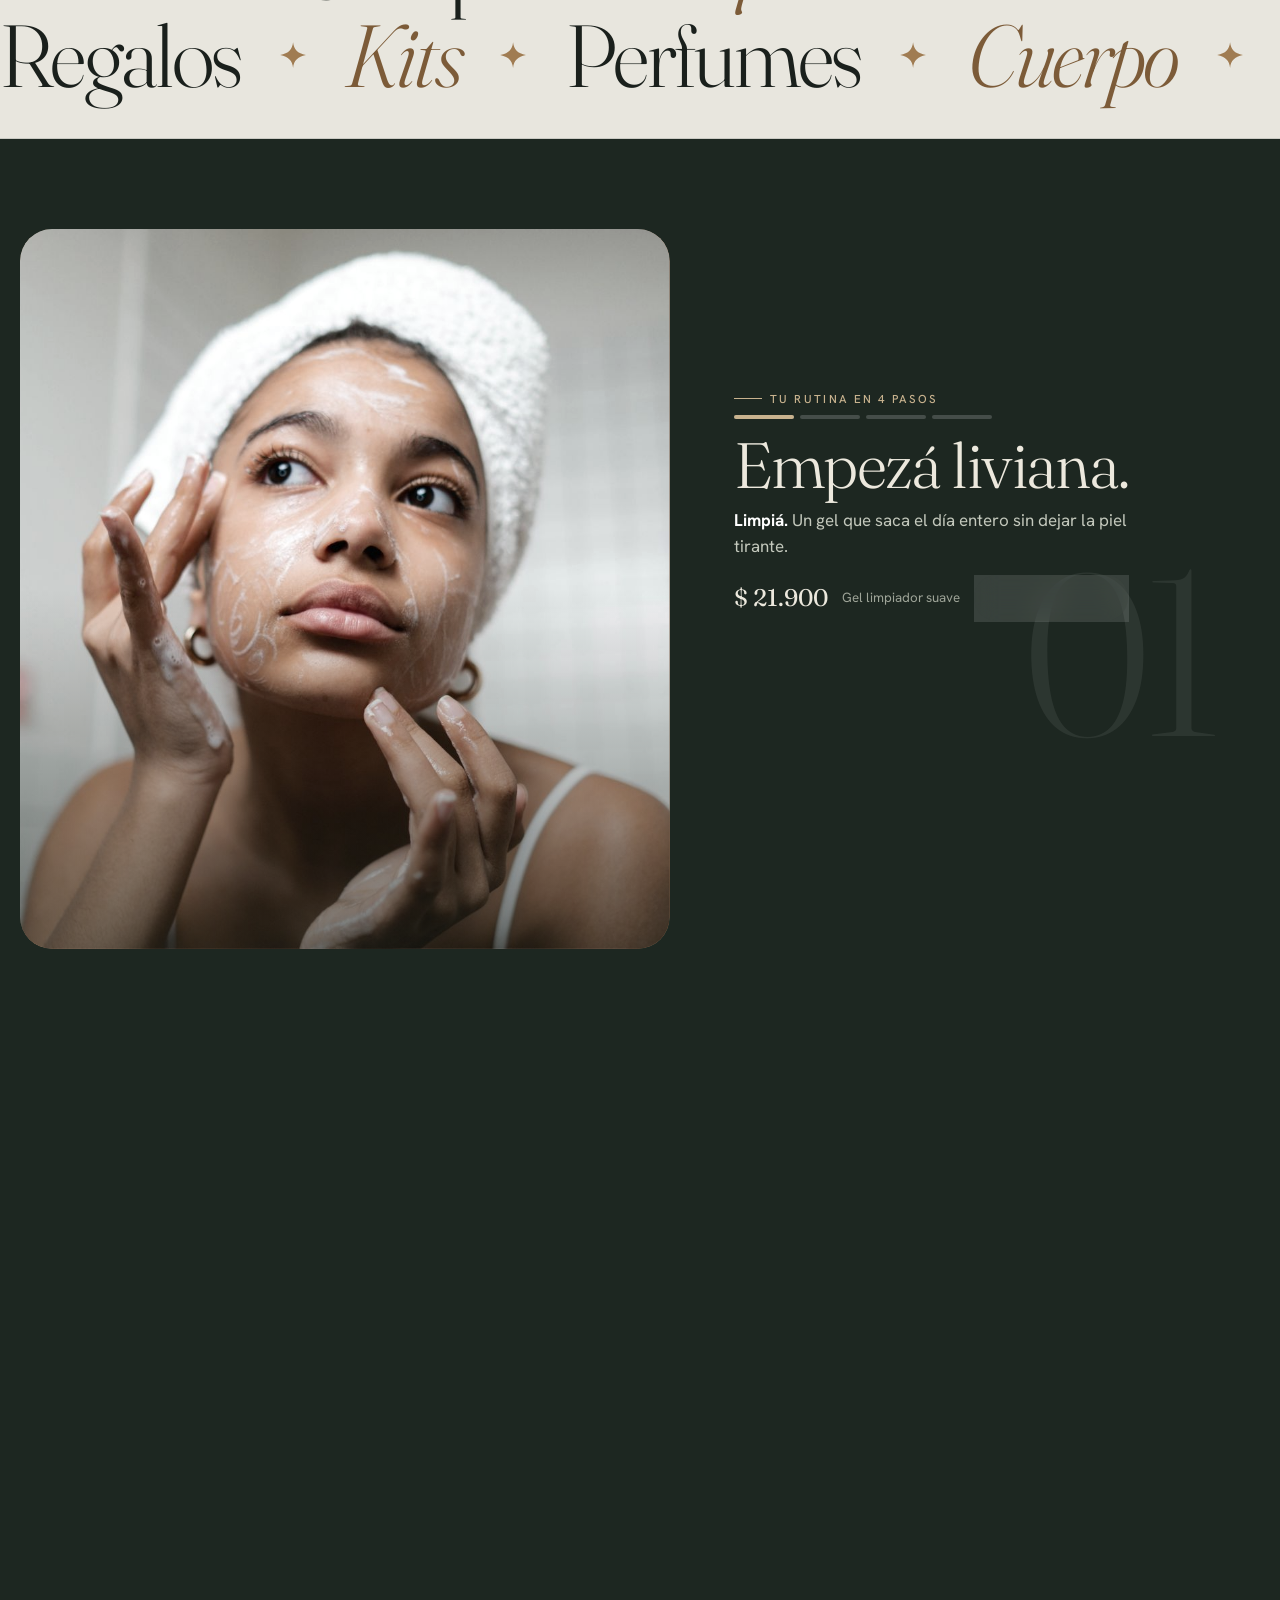
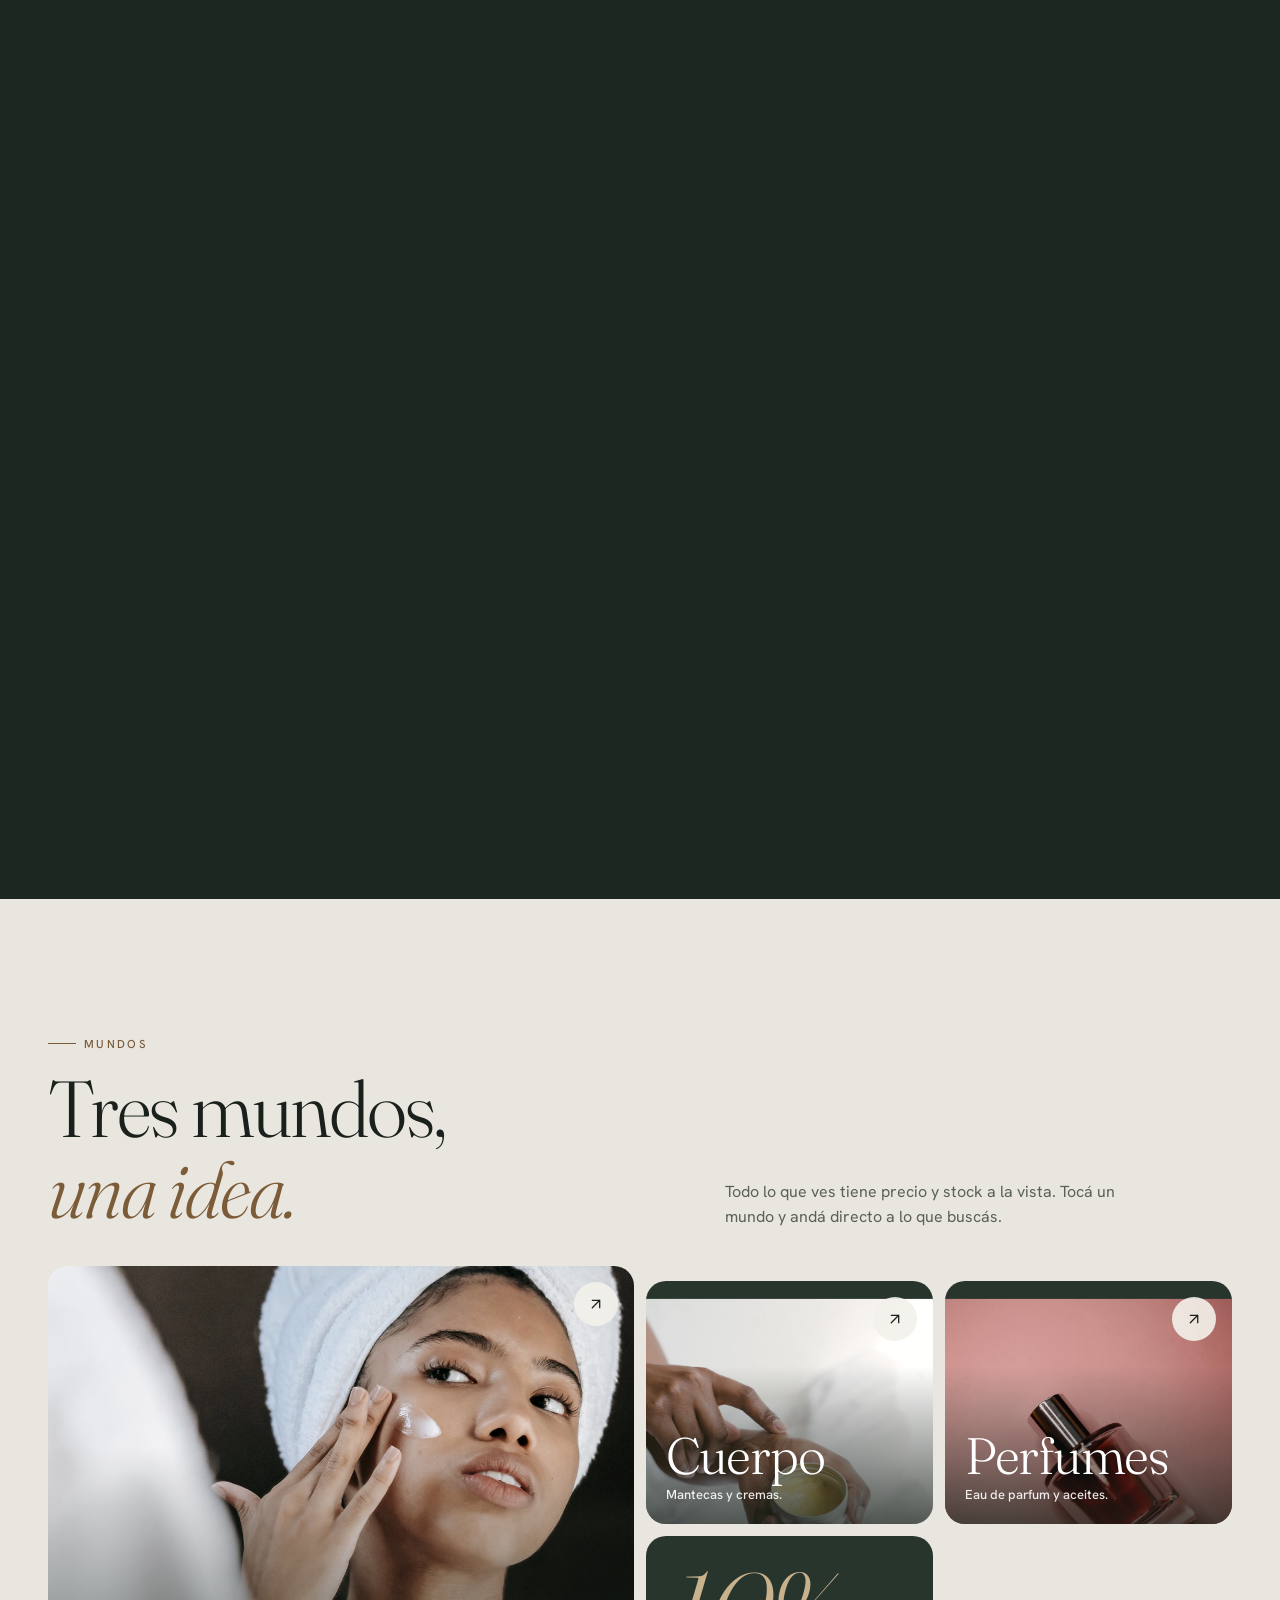
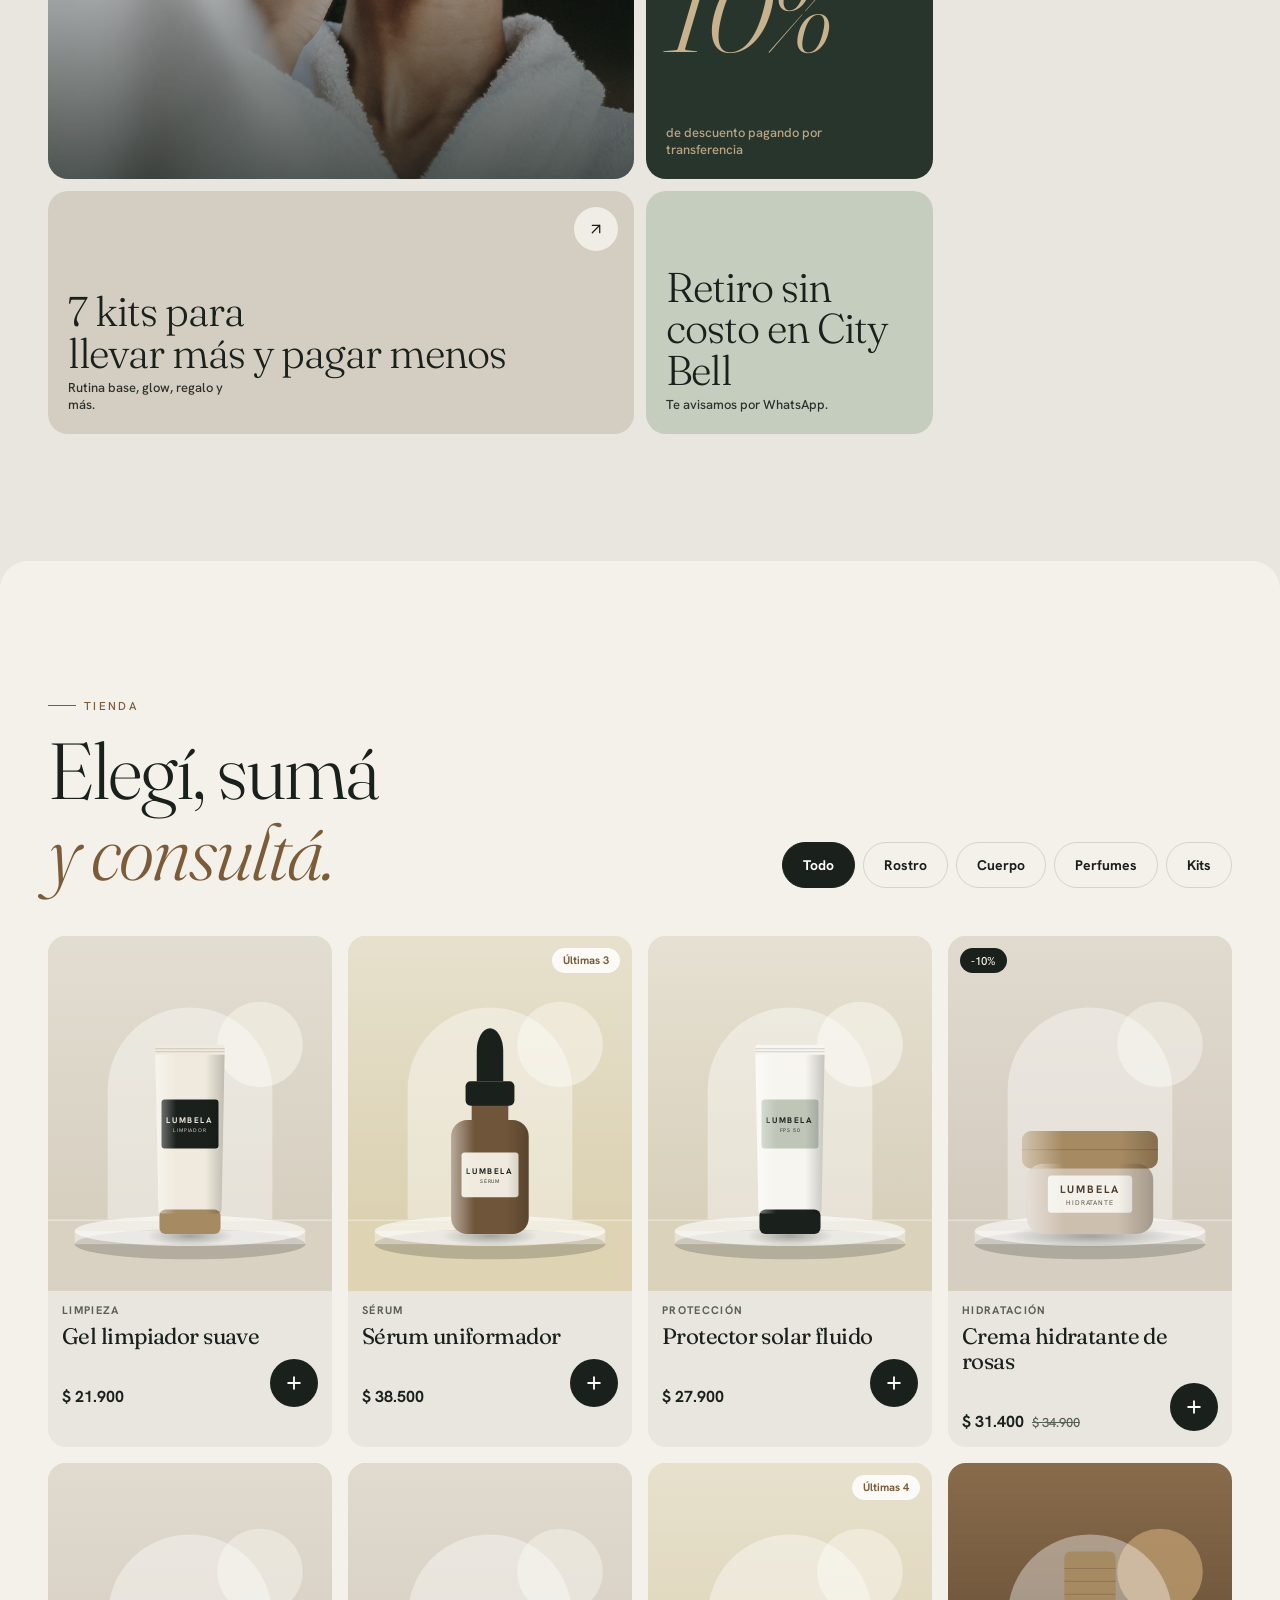
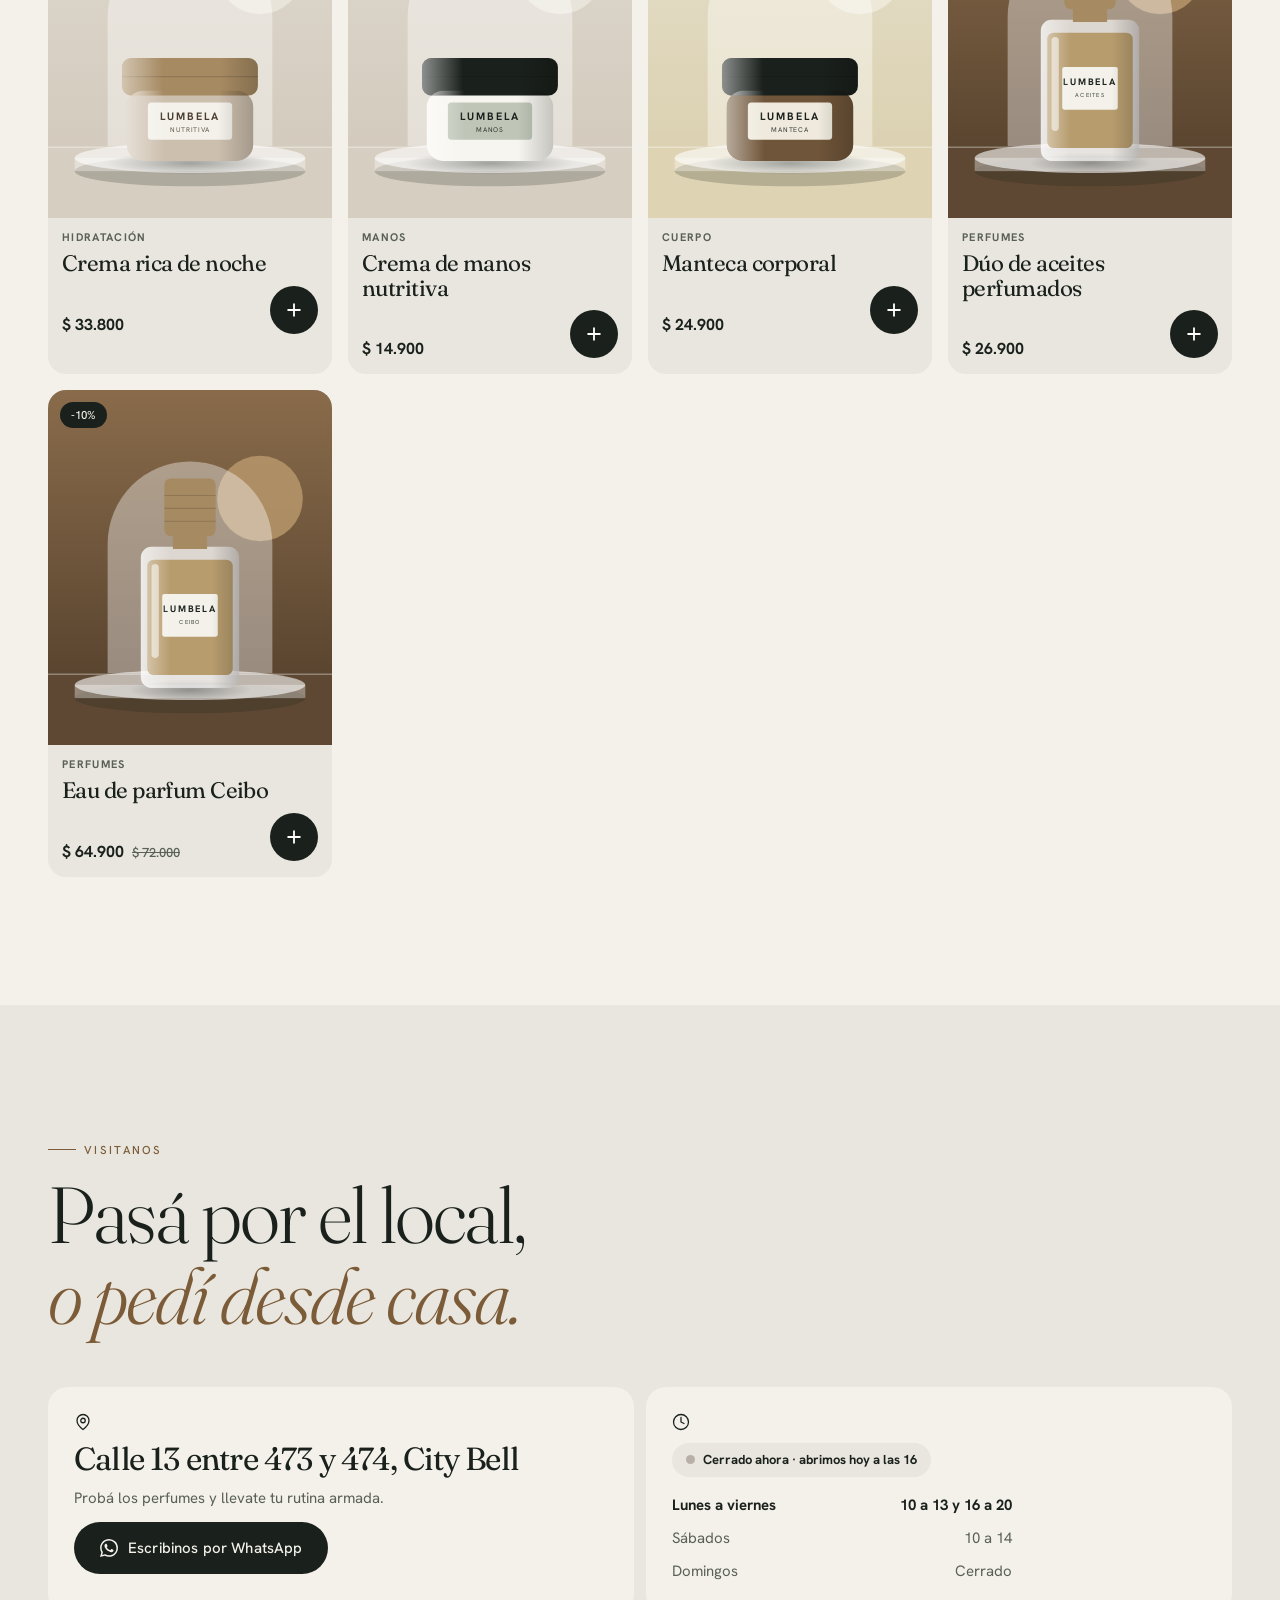
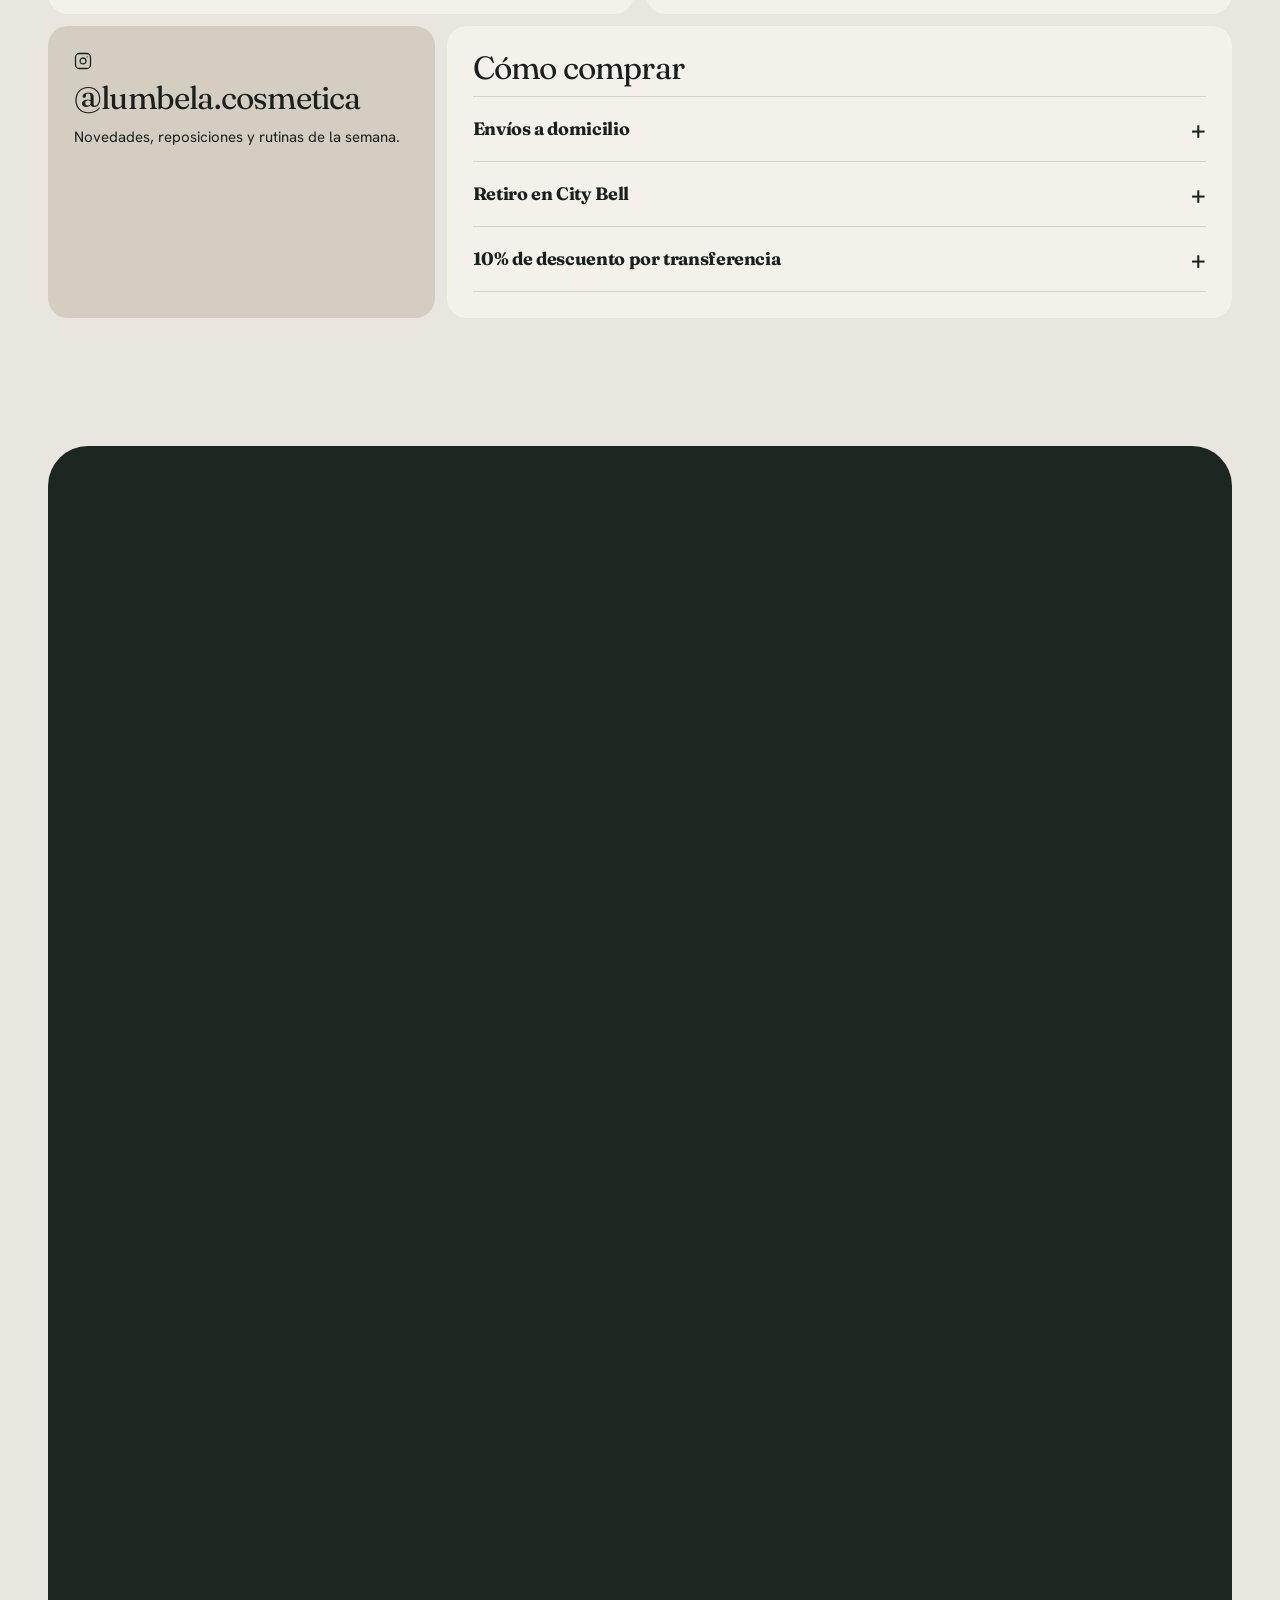
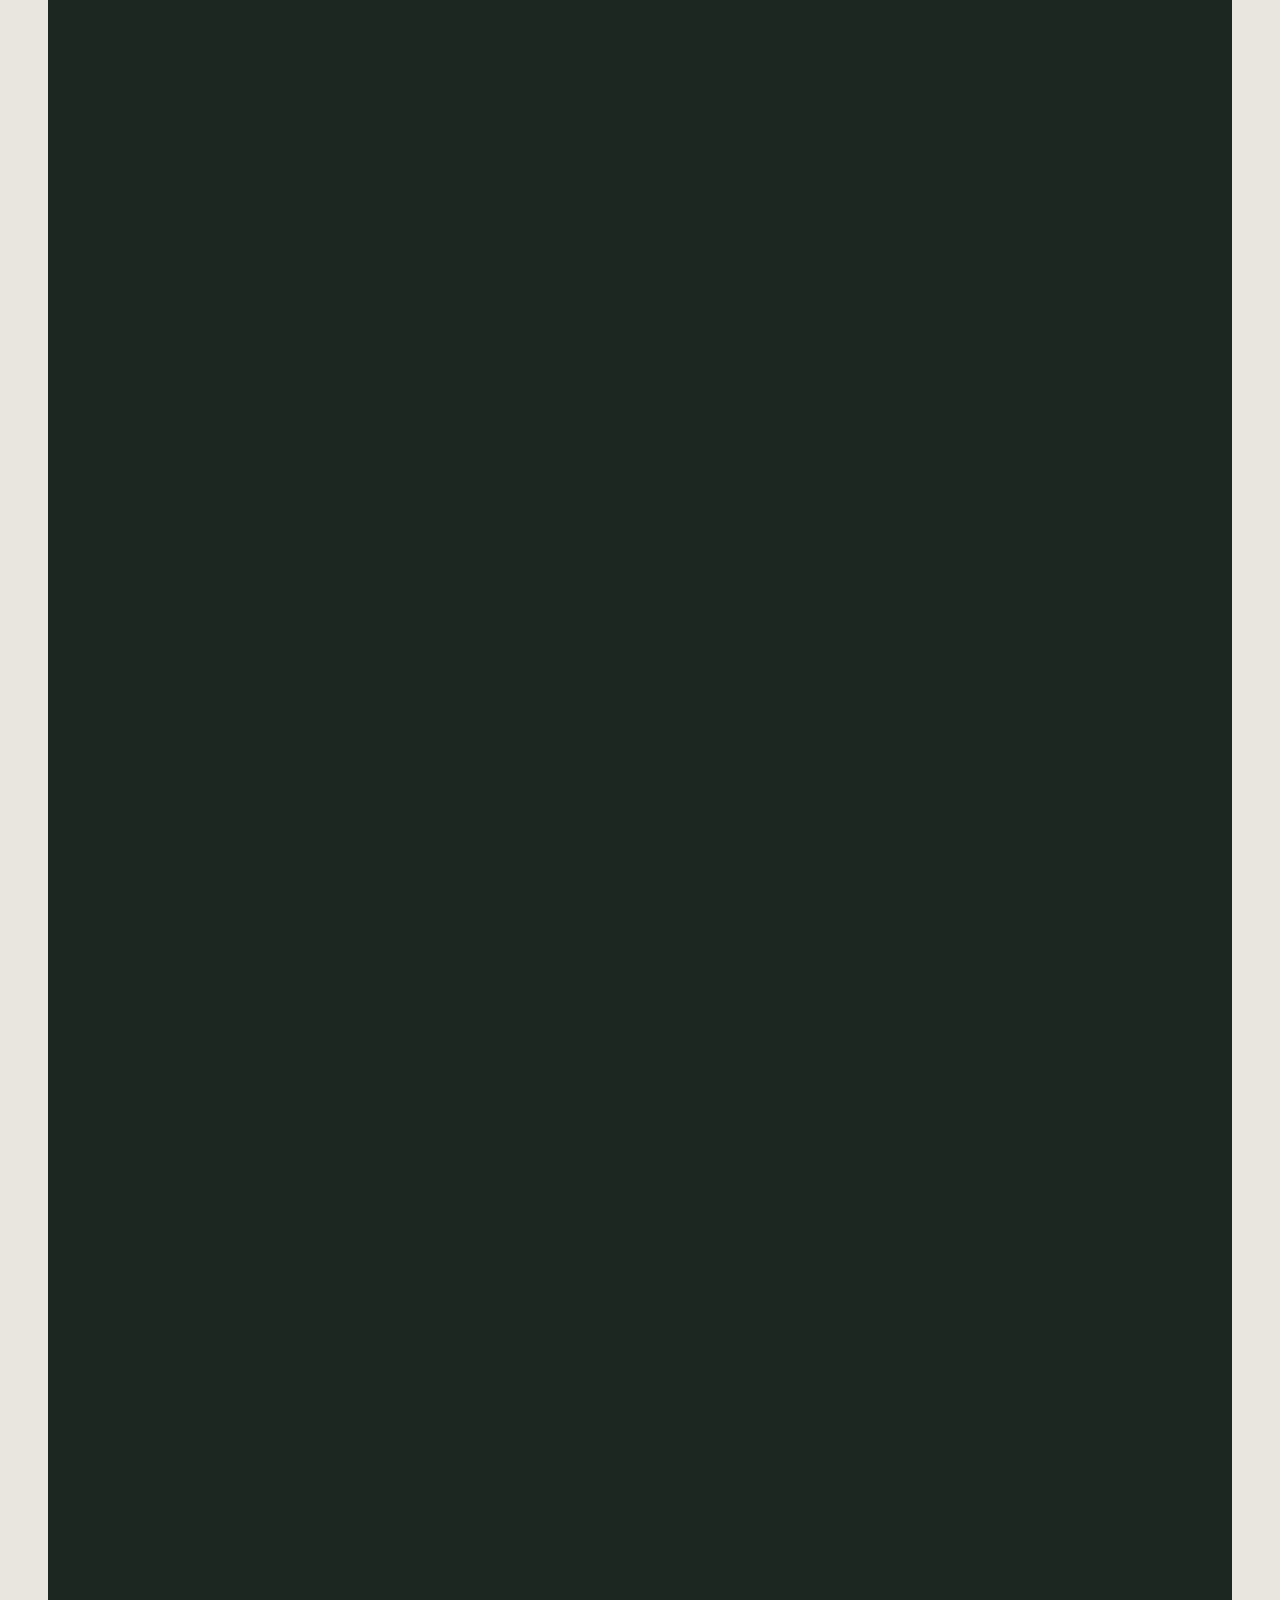
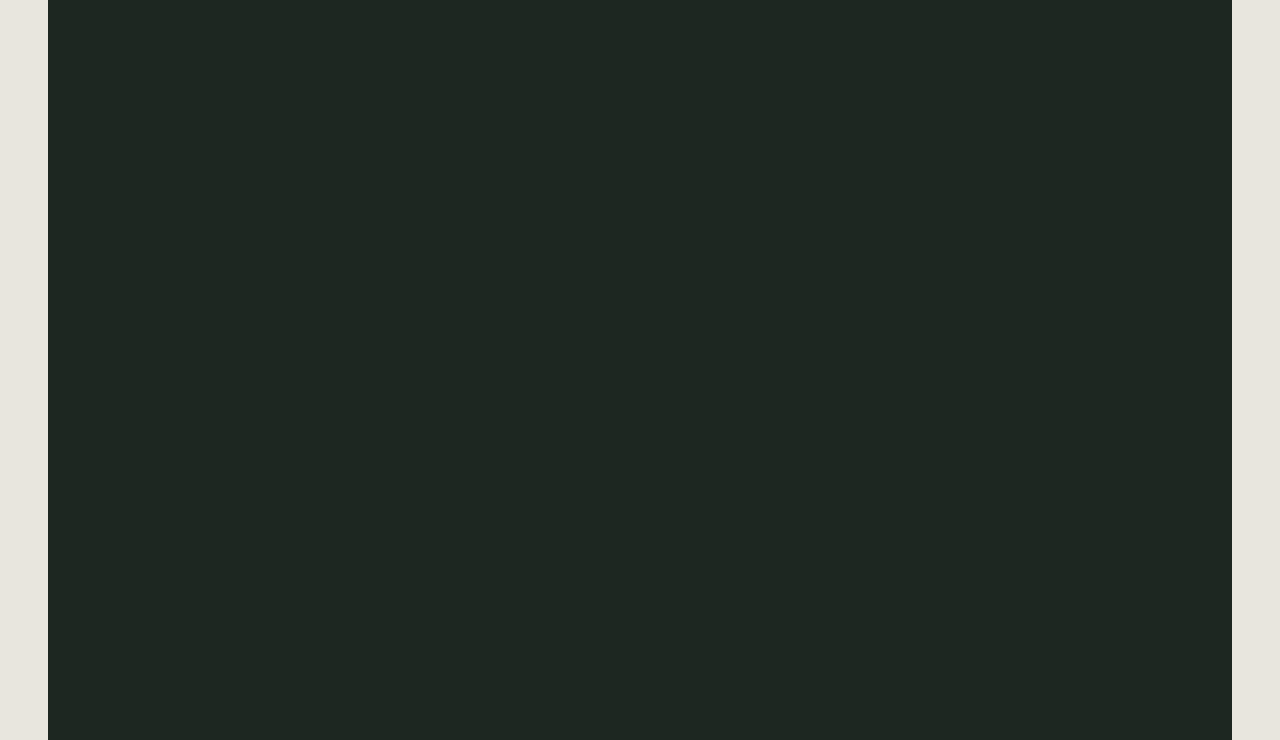
<file: belleza/v2/index.html>
<!doctype html>
<html lang="es-AR">
<head>
<meta charset="utf-8">
<meta name="viewport" content="width=device-width,initial-scale=1">
<meta name="robots" content="noindex">
<title>Lumbela · Versión B · Cosmética y perfumería en City Bell</title>
<meta name="description" content="Cremas, sérums, protectores y perfumes elegidos uno por uno. Armá tu bolsa, consultá por WhatsApp y te lo mandamos a La Plata y alrededores o lo retirás en City Bell.">
<meta name="theme-color" content="#E8E6DE">
<meta property="og:type" content="website">
<meta property="og:title" content="Lumbela · Tu rutina, sin vueltas">
<meta property="og:description" content="Cosmética, cuidado de la piel y perfumería en City Bell. Armá tu bolsa, consultá por WhatsApp y recibilo en casa.">
<meta property="og:image" content="https://solucionesintegralesandrade.github.io/belleza/fotos/portada.jpg">
<meta property="og:image:alt" content="Mujer con toalla en la cabeza aplicándose crema en la cara frente al espejo">
<link rel="icon" type="image/svg+xml" href="data:image/svg+xml,%3Csvg xmlns=%27http://www.w3.org/2000/svg%27 viewBox=%270 0 32 32%27%3E%3Crect width=%2732%27 height=%2732%27 rx=%278%27 fill=%27%23E8E6DE%27/%3E%3Cpath d=%27M16 5.5C16 5.5 8.8 13.6 8.8 19a7.2 7.2 0 0 0 14.4 0C23.2 13.6 16 5.5 16 5.5Z%27 fill=%27%237C5B38%27/%3E%3Cpath d=%27M12.6 19.4a3.4 3.4 0 0 0 3 3.2%27 fill=%27none%27 stroke=%27%23E8E6DE%27 stroke-width=%271.6%27 stroke-linecap=%27round%27/%3E%3C/svg%3E">
<link rel="stylesheet" href="/_comun/sistemas.css">
<link rel="preconnect" href="https://fonts.googleapis.com">
<link rel="preconnect" href="https://fonts.gstatic.com" crossorigin>
<link href="https://fonts.googleapis.com/css2?family=Fraunces:ital,opsz,wght@0,9..144,300;0,9..144,400;0,9..144,500;1,9..144,300;1,9..144,400&family=Hanken+Grotesk:wght@400;500;700&display=swap" rel="stylesheet">
<style>
:root{--bg:#E8E6DE;--bg2:#DCD9CE;--sf:#F3F1EA;--ink:#1A201C;--ink2:#596058;--pk:#7C5B38;--pk2:#A07C52;--pc:#C8B28E;--sg:#C5CDBE;--lv:#D3CEC1;--dk:#1D2721;--dk2:#28352D;--ln:rgba(26,32,28,.14);--fd:'Fraunces',Georgia,'Times New Roman',serif;--fb:'Hanken Grotesk',system-ui,-apple-system,'Segoe UI',Roboto,sans-serif;--pd:clamp(16px,4vw,48px);--sc:clamp(72px,10vw,150px);--ez:cubic-bezier(.16,1,.3,1);
--cr:#F3F1EA;--ik:#1A201C;--ik2:#596058;--fs:var(--fd);--ot:#8A2A4A}
*,*::before,*::after{box-sizing:border-box}*{margin:0}html{scroll-behavior:smooth;scroll-padding-top:90px;-webkit-text-size-adjust:100%;overflow-x:clip}body{font:400 16px/1.55 var(--fb);color:var(--ink);background:var(--bg);overflow-x:clip;-webkit-font-smoothing:antialiased}html.lock{overflow:hidden}img,svg{display:block;max-width:100%}a{color:inherit}button{font:inherit;color:inherit}h1,h2,h3,h4{font-family:var(--fd);font-weight:300;font-optical-sizing:auto;letter-spacing:-.025em;line-height:1}:focus-visible{outline:3px solid var(--pk);outline-offset:3px;border-radius:6px}.dk :focus-visible{outline-color:var(--pc)}.vh{position:absolute;width:1px;height:1px;overflow:hidden;clip:rect(0 0 0 0);white-space:nowrap}.sprite{position:absolute;width:0;height:0;overflow:hidden}.ic{width:18px;height:18px;fill:none;stroke:currentColor;stroke-width:1.7;stroke-linecap:round;stroke-linejoin:round;flex:none}.ic.f{fill:currentColor;stroke:none}
.ph{position:absolute;inset:0;width:100%;height:100%;object-fit:cover;filter:saturate(.72) contrast(1.03)}
.btn{position:relative;display:inline-flex;align-items:center;justify-content:center;gap:10px;min-height:52px;padding:0 26px;border-radius:99px;border:0;background:var(--ink);color:var(--sf);font:500 15px/1 var(--fb);letter-spacing:.01em;text-decoration:none;cursor:pointer;white-space:nowrap;transform:translate(var(--mx,0px),var(--my,0px));transition:background .3s,transform .35s var(--ez)}.btn:hover{background:var(--pk);transform:translate(var(--mx,0px),calc(var(--my,0px) - 2px))}.btn.gl{background:rgba(243,241,234,.6);color:var(--ink);box-shadow:inset 0 0 0 1px var(--ln);backdrop-filter:blur(12px);-webkit-backdrop-filter:blur(12px)}.btn.gl:hover{background:var(--sf);color:var(--ink)}.btn.gh{background:transparent;color:var(--ink);box-shadow:inset 0 0 0 1px var(--ink)}.btn.gh:hover{background:var(--ink);color:var(--sf)}.btn.lt{background:var(--sf);color:var(--ink);box-shadow:none}
.chip{display:inline-flex;align-items:center;gap:8px;padding:9px 16px;border-radius:99px;background:rgba(243,241,234,.6);box-shadow:inset 0 0 0 1px rgba(255,255,255,.6),0 6px 24px -10px rgba(26,32,28,.2);backdrop-filter:blur(14px);-webkit-backdrop-filter:blur(14px);font:500 13px/1 var(--fb)}.chip i{width:6px;height:6px;border-radius:50%;background:var(--pk2)}
.tag{display:inline-flex;align-items:center;gap:8px;font:500 11.5px/1 var(--fb);letter-spacing:.2em;text-transform:uppercase;color:var(--pk)}.tag::before{content:'';width:28px;height:1px;background:currentColor}
.h2{font-size:clamp(2.5rem,6.2vw,5.4rem);font-weight:300;line-height:1.02}.h2 span{font-style:italic;color:var(--pk)}
/* mini barra + isla */
.top{background:var(--dk);color:#E6E3D8;text-align:center;font:500 12px/1.4 var(--fb);padding:9px 16px;text-wrap:balance}.top a{color:var(--pc);text-underline-offset:3px;display:inline-block;padding:14px 5px;margin:-14px -2px}
.isl{position:sticky;top:12px;z-index:50;margin:12px auto 0;width:min(calc(100% - 24px),1120px);border-radius:28px;background:rgba(232,230,222,.74);backdrop-filter:blur(22px) saturate(1.6);-webkit-backdrop-filter:blur(22px) saturate(1.6);box-shadow:inset 0 0 0 1px rgba(255,255,255,.8),0 14px 44px -14px rgba(26,32,28,.28);transition:box-shadow .4s}
.isl-in{display:flex;align-items:center;justify-content:space-between;gap:10px;height:60px;padding:0 8px 0 20px}.logo{display:inline-flex;align-items:center;gap:9px;min-height:44px;font:400 23px/1 var(--fd);letter-spacing:.02em;text-decoration:none}.logo i{width:7px;height:7px;border-radius:50%;background:var(--pk2)}
.lk{display:none;gap:4px}.lk a{padding:12px 14px;border-radius:99px;text-decoration:none;font:500 14px/1 var(--fb);transition:background .25s}.lk a:hover{background:rgba(26,32,28,.07)}.ir{display:flex;align-items:center;gap:6px}.ib{position:relative;display:inline-flex;align-items:center;justify-content:center;gap:8px;min-width:44px;height:44px;padding:0 12px;border:0;border-radius:99px;background:transparent;cursor:pointer;font:700 13px/1 var(--fb);text-decoration:none;transition:background .25s}.ib:hover{background:rgba(26,32,28,.08)}.ib.dkb{background:var(--ink);color:var(--sf)}.ib.dkb:hover{background:var(--pk)}.ib b{position:absolute;top:2px;right:2px;min-width:18px;height:18px;border-radius:99px;background:var(--pk);color:#fff;font:700 10.5px/18px var(--fb);text-align:center;transform:scale(0);transition:transform .4s var(--ez)}.ib b.on{transform:scale(1)}.ib span{display:none}.vb,.ib.dkb{display:none}.vb{font-weight:500;font-size:12px;border:1px solid var(--ln)}.isl-in{padding-right:4px}
.mnu{display:grid;grid-template-rows:0fr;transition:grid-template-rows .55s var(--ez)}.mnu>div{overflow:hidden}.isl.open .mnu{grid-template-rows:1fr}.mnu .mw{display:block;width:100%;text-align:left;border:0;border-top:1px solid var(--ln);background:none;cursor:pointer;padding:14px 22px;font:400 20px/1.1 var(--fd)}.mnu a{display:block;padding:14px 22px;font:400 22px/1.1 var(--fd);text-decoration:none;border-top:1px solid var(--ln)}
@media(min-width:600px){.vb,.ib.dkb{display:inline-flex}}@media(min-width:900px){.lk{display:flex}.ib span{display:inline}.burger,.mnu{display:none}.isl-in{height:64px}}
/* hero */
.hero{position:relative;overflow:hidden;padding:clamp(36px,6vw,80px) var(--pd) clamp(60px,8vw,110px);text-align:center;isolation:isolate}.aur{position:absolute;inset:-10% -10% 0;z-index:-1;pointer-events:none;filter:blur(60px)}.aur i{position:absolute;border-radius:50%;opacity:.6;animation:fl 14s ease-in-out infinite alternate}.aur i:nth-child(1){width:52vw;height:52vw;max-width:720px;max-height:720px;left:-6%;top:2%;background:#D9D5C8}.aur i:nth-child(2){width:46vw;height:46vw;max-width:640px;max-height:640px;right:-4%;top:-4%;background:#CBD3C4;animation-delay:-4s}.aur i:nth-child(3){display:none}@keyframes fl{to{transform:translate3d(4%,5%,0) scale(1.08)}}
.hero .chip{margin:0 auto}.hero h1{font-size:clamp(3rem,11vw,10rem);font-weight:300;line-height:.92;letter-spacing:-.04em;margin:22px 0 0}.hero h1 .ln{display:block;overflow:hidden;padding:.04em .08em .1em;margin:-.04em -.08em -.1em}.hero h1 .ln>span{display:block;transform:translateY(112%);animation:rise 1.3s var(--ez) forwards;animation-delay:calc(.15s + var(--i)*.14s)}.hero h1 .gr{font-style:italic;color:var(--pk)}@keyframes rise{to{transform:none}}
.hero .lead{max-width:46ch;margin:26px auto 0;font-size:clamp(16px,1.6vw,19px);color:var(--ink2);animation:fade 1.2s .7s var(--ez) both}.acts{display:flex;flex-wrap:wrap;justify-content:center;gap:12px;margin-top:28px;animation:fade 1.2s .85s var(--ez) both}@keyframes fade{from{opacity:0;transform:translateY(18px)}}
.stg{position:relative;height:clamp(280px,52vw,560px);margin:clamp(28px,5vw,60px) auto 0;max-width:980px;perspective:1100px}.trio{position:absolute;inset:0;transform-style:preserve-3d;transform:rotateX(var(--rx,0deg)) rotateY(var(--ry,0deg));transition:transform .5s var(--ez)}.bt{position:absolute;bottom:6%;width:calc(var(--w)*var(--sx,1.4));left:var(--l);transform:translate3d(-50%,0,var(--z));animation:bup 1.6s var(--ez) both;animation-delay:calc(.5s + var(--i)*.12s)}.bt svg{width:100%;height:auto;overflow:visible;filter:drop-shadow(0 26px 22px rgba(20,28,23,.35));animation:bob 6s ease-in-out infinite;animation-delay:calc(var(--i)*-1.3s)}@keyframes bup{from{opacity:0;translate:0 80px}}@keyframes bob{50%{transform:translateY(-12px) rotate(1.2deg)}}.pdl{position:absolute;left:50%;bottom:2%;width:92%;height:16%;transform:translateX(-50%) rotateX(72deg);border-radius:50%;background:radial-gradient(closest-side,rgba(243,241,234,.9),rgba(243,241,234,0) 70%)}.arc{position:absolute;left:50%;bottom:0;width:min(78%,640px);height:94%;transform:translateX(-50%);border-radius:999px 999px 0 0;overflow:hidden;background:#8a7a64}.arc img{position:absolute;left:0;top:0;width:100%;height:auto;min-height:100%;object-fit:cover;transform:scale(1.5);transform-origin:0 0;filter:saturate(.6) contrast(1.02)}.arc::after{content:'';position:absolute;inset:0;background:linear-gradient(180deg,rgba(29,39,33,.05),rgba(29,39,33,.38))}.orb{position:absolute;z-index:3;animation:bob 7s ease-in-out infinite;translate:var(--ox,0px) var(--oy,0px);transition:translate .6s var(--ez)}.orb:nth-of-type(1){left:2%;top:18%}.orb:nth-of-type(2){right:2%;top:10%;animation-delay:-2s}.orb:nth-of-type(3){left:8%;bottom:24%;animation-delay:-4s}.orb:nth-of-type(4){right:6%;bottom:30%;animation-delay:-1s}
.tr{margin-top:26px;display:flex;flex-wrap:wrap;justify-content:center;gap:8px 10px;animation:fade 1.2s 1s var(--ez) both}
/* marquee */
.mq{overflow:hidden;padding:clamp(20px,3vw,40px) 0;border-block:1px solid var(--ln);background:var(--bg)}.mqr{display:flex;width:max-content;animation:mq 38s linear infinite}.mqr.rv2{animation-direction:reverse;animation-duration:46s}.mqr span{display:inline-flex;align-items:center;gap:clamp(18px,3vw,40px);padding-right:clamp(18px,3vw,40px);font:300 clamp(2.4rem,7vw,5.5rem)/1 var(--fd);letter-spacing:-.03em;color:var(--ink);white-space:nowrap}.mqr span b{font-style:italic;font-weight:300;color:var(--pk)}.mqr .ic{width:.32em;height:.32em;color:var(--pk2)}@keyframes mq{to{transform:translateX(-50%)}}.mq:hover .mqr{animation-play-state:paused}
/* story */
.story{position:relative;height:calc(var(--n)*85svh + 100svh);background:var(--dk);color:#ECE8DD}.pin{position:sticky;top:0;height:100svh;overflow:hidden;display:grid;grid-template-rows:46% 1fr}.sm{position:relative;margin:14px 14px 0;border-radius:32px;overflow:hidden;background:var(--dk2)}.sl{position:absolute;inset:0;clip-path:inset(100% 0 0 0 round 32px);transition:clip-path 1.1s var(--ez);will-change:clip-path}.sl.on{clip-path:inset(0 0 0 0 round 32px);z-index:2}.sl.prev{clip-path:inset(0 0 0 0 round 32px);z-index:1}.sl .ph{transform:scale(1.14);transition:transform 1.8s var(--ez)}.sl.on .ph{transform:scale(1)}.sl::after{content:'';position:absolute;inset:0;background:linear-gradient(180deg,rgba(20,28,23,0) 50%,rgba(20,28,23,.5))}
.stx{position:relative;display:flex;flex-direction:column;justify-content:center;gap:10px;padding:18px var(--pd) 24px}.stx .tag{color:var(--pc)}.sp{display:flex;gap:6px;margin-bottom:4px}.sp i{height:4px;flex:1;max-width:60px;border-radius:4px;background:rgba(255,255,255,.18);overflow:hidden;position:relative}.sp i::after{content:'';position:absolute;inset:0;background:var(--pc);transform:scaleX(var(--f,0));transform-origin:left;transition:transform .8s var(--ez)}.sxp{position:relative;min-height:15.5rem}.sxp>div{position:absolute;inset:0;opacity:0;transform:translateY(24px);transition:opacity .6s var(--ez),transform .8s var(--ez);pointer-events:none}.sxp>div.on{opacity:1;transform:none;pointer-events:auto;transition-delay:.25s}.sxp h2{font-size:clamp(2.2rem,8vw,3.6rem);font-weight:300}.sxp p{margin-top:10px;max-width:40ch;color:#C3C8BC;font-size:15px}.sxp .pp{display:flex;flex-wrap:wrap;align-items:center;gap:10px 14px;margin-top:16px}.sxp .pp b{font:400 24px/1 var(--fd)}.sxp .pp small{color:#9EA498}.sxp .btn{min-height:46px;padding:0 20px;font-size:14px}.sxp .btn.gl{background:rgba(255,255,255,.12);color:#fff;box-shadow:inset 0 0 0 1px rgba(255,255,255,.22)}.sxp .btn.gl:hover{background:rgba(255,255,255,.22)}
.bgn{position:absolute;right:var(--pd);top:6px;font:300 clamp(5rem,20vw,9rem)/1 var(--fd);letter-spacing:-.04em;color:rgba(255,255,255,.07);pointer-events:none}
@media(min-width:900px){.pin{grid-template-rows:none;grid-template-columns:1.1fr 1fr;gap:0;align-items:center;padding:20px}.sm{margin:0;height:min(80svh,760px)}.stx{padding:0 clamp(24px,5vw,90px)}.sxp{min-height:22rem}.sxp h2{font-size:clamp(3.2rem,5vw,5.4rem)}.sxp p{font-size:17px}.bgn{top:auto;bottom:4%;font-size:clamp(10rem,18vw,20rem)}}
/* mundos (bento) */
.mun{padding:var(--sc) var(--pd);background:var(--bg)}.wrap{position:relative;max-width:1360px;margin:auto}.mh{display:grid;gap:18px;margin-bottom:clamp(26px,4vw,54px)}.mh p{color:var(--ink2);max-width:44ch}.bento{display:grid;grid-template-columns:repeat(2,1fr);grid-auto-rows:clamp(150px,42vw,230px);gap:12px}.bx{text-decoration:none;position:relative;isolation:isolate;overflow:hidden;border-radius:20px;padding:20px;display:flex;flex-direction:column;justify-content:flex-end;color:#fff;text-align:left;border:0;cursor:pointer;background:var(--dk2);transform:perspective(900px) rotateX(var(--rx,0deg)) rotateY(var(--ry,0deg));transition:transform .5s var(--ez),box-shadow .5s}.bx:hover{box-shadow:0 30px 60px -20px rgba(26,32,28,.4)}.bx .ph{z-index:-2;transition:transform 1.4s var(--ez);top:-6%;height:112%;translate:0 var(--py,0px)}.bx:hover .ph{transform:scale(1.07)}.bx::after{content:'';position:absolute;inset:0;z-index:-1;background:linear-gradient(180deg,rgba(20,28,23,0) 35%,rgba(20,28,23,.72))}.bx h3{font-size:clamp(1.9rem,6vw,3.2rem);font-weight:300}.bx small{font:500 13px/1.3 var(--fb);opacity:.9;margin-top:6px;max-width:26ch}.bx .go{position:absolute;top:16px;right:16px;width:44px;height:44px;border-radius:50%;background:rgba(243,241,234,.9);color:var(--ink);display:grid;place-items:center;transform:rotate(-45deg);transition:transform .5s var(--ez),background .3s}.bx:hover .go{transform:rotate(0);background:#fff}.bx.big{grid-column:span 2;grid-row:span 2}.bx.col{background:var(--dk2);color:var(--pc);justify-content:space-between}.bx.col::after{display:none}.bx.col h3{font-size:clamp(3.4rem,13vw,7rem);font-style:italic}.bx.sg{background:var(--sg);color:var(--ink)}.bx.sg::after{display:none}.bx.sg h3{font-size:clamp(1.7rem,5vw,2.6rem)}.bx.lv{background:var(--lv);color:var(--ink)}.bx.lv::after{display:none}.bx.lv h3{font-size:clamp(1.7rem,5vw,2.6rem)}
@media(min-width:900px){.mh{grid-template-columns:1.3fr 1fr;align-items:end}.bento{grid-template-columns:repeat(4,1fr);grid-auto-rows:clamp(190px,19vw,280px)}.bx.big{grid-column:span 2;grid-row:span 2}.bx.wide{grid-column:span 2}}
/* tienda */
.shop{padding:var(--sc) var(--pd);background:var(--sf);border-radius:28px 28px 0 0;margin-top:-1px}.fh{display:flex;flex-wrap:wrap;align-items:flex-end;justify-content:space-between;gap:20px 32px;margin-bottom:clamp(24px,3.5vw,44px)}.fil{display:flex;gap:8px;overflow-x:auto;scrollbar-width:none;max-width:100%;padding:4px 0}.fil::-webkit-scrollbar{display:none}.fb{flex:none;min-height:46px;padding:0 20px;border-radius:99px;border:1.5px solid var(--ln);background:transparent;cursor:pointer;font:700 14px/1 var(--fb);transition:background .3s,color .3s,border-color .3s}.fb:hover{border-color:var(--ink)}.fb[aria-pressed=true]{background:var(--ink);color:#fff;border-color:var(--ink)}
.pg{display:grid;grid-template-columns:repeat(2,1fr);gap:12px}.pc{position:relative;overflow:hidden;border-radius:18px;background:var(--bg);display:flex;flex-direction:column;transition:transform .5s var(--ez),box-shadow .5s var(--ez);animation:fade .8s var(--ez) both;animation-delay:calc(var(--k)*50ms)}.pc::before{content:'';position:absolute;inset:0;z-index:3;pointer-events:none;opacity:0;transition:opacity .4s;background:radial-gradient(260px circle at var(--gx,50%) var(--gy,50%),rgba(255,255,255,.55),transparent 60%)}.pc:hover{transform:translateY(-6px);box-shadow:0 30px 50px -24px rgba(26,32,28,.3)}.pc:hover::before{opacity:1}.pi{position:relative;aspect-ratio:4/5;overflow:hidden;background:var(--bg2)}.pi>svg{position:absolute;inset:0;width:100%;height:100%;transition:transform .9s var(--ez),opacity .6s}.pi .ph{opacity:0;transition:opacity .7s var(--ez),transform 1.2s var(--ez);transform:scale(1.06)}.pc:hover .pi .ph,.pc:focus-within .pi .ph{opacity:1;transform:scale(1)}.pi .mo{position:absolute;inset:0;display:grid;grid-template-rows:1fr 1fr;gap:2px;opacity:0;transition:opacity .7s var(--ez)}.pc:hover .pi .mo,.pc:focus-within .pi .mo{opacity:1}.mo.m3{grid-template-columns:1fr 1fr;grid-template-rows:1.1fr 1fr}.mo.m3 .mp:first-child{grid-column:span 2}.mo .mp{position:relative;overflow:hidden}.mo .ph{opacity:1;transform:none}.bd{position:absolute;top:12px;left:12px;z-index:4;padding:7px 11px;border-radius:99px;background:var(--ink);color:var(--sf);font:500 11.5px/1 var(--fb)}.lo{position:absolute;top:12px;right:12px;z-index:4;padding:7px 11px;border-radius:99px;background:rgba(255,255,255,.85);font:700 11px/1 var(--fb);color:#7C5B38;backdrop-filter:blur(8px)}
.pb{display:grid;grid-template-columns:1fr auto;gap:2px 10px;align-items:end;padding:14px 14px 16px}.pb small{grid-column:1/-1;font:700 11px/1 var(--fb);letter-spacing:.12em;text-transform:uppercase;color:var(--ink2)}.pb h3{grid-column:1/-1;font-size:clamp(1.1rem,3.4vw,1.4rem);font-weight:400;margin:6px 0 8px;line-height:1.1}.pr{display:flex;flex-wrap:wrap;align-items:baseline;gap:2px 8px;font:700 16px/1.2 var(--fb)}.pr s{font-weight:500;font-size:13px;color:var(--ink2)}.add{width:48px;height:48px;border-radius:50%;border:0;background:var(--ink);color:#fff;display:grid;place-items:center;cursor:pointer;transition:background .3s,transform .4s var(--ez)}.add:hover{background:var(--pk);transform:rotate(90deg) scale(1.06)}.add .ic{width:20px;height:20px;stroke-width:2.2}.add.ok{background:#5C7A5E;transform:none}
@media(min-width:760px){.stg{--sx:1}.pg{grid-template-columns:repeat(3,1fr);gap:16px}}@media(min-width:1100px){.pg{grid-template-columns:repeat(4,1fr)}}@media(hover:none){.pi .ph,.pi .mo{opacity:1;transform:none}}
/* bolsa */
.bagb{position:fixed;left:50%;bottom:16px;z-index:45;transform:translate(-50%,120px);display:inline-flex;align-items:center;gap:12px;min-height:56px;padding:0 24px 0 18px;border-radius:99px;border:0;background:var(--ink);color:#fff;font:700 15px/1 var(--fb);cursor:pointer;box-shadow:0 20px 40px -10px rgba(26,32,28,.5);transition:transform .7s var(--ez)}.bagb.on{transform:translate(-50%,0)}.bagb em{font-style:normal;min-width:26px;height:26px;border-radius:99px;background:var(--pc);color:var(--ink);display:grid;place-items:center;font-size:13px;padding:0 6px}
dialog.dr{margin:0 0 0 auto;width:min(100vw,430px);height:100svh;max-height:none;overflow:visible}dialog.dr[open]{animation:drin .6s var(--ez)}@keyframes drin{from{transform:translateX(100%)}}.dr .wb{height:100%;border-radius:32px 0 0 32px;max-height:none;display:flex;flex-direction:column;padding:22px 18px 18px;background:var(--bg)}dialog.dr h2{font:700 2rem/1 var(--fd);letter-spacing:-.04em;margin:6px 48px 16px 0}.bl{list-style:none;padding:0;display:grid;gap:10px;flex:1;overflow:auto;align-content:start}.bl li{display:grid;grid-template-columns:1fr auto;gap:4px 10px;padding:14px;border-radius:14px;background:var(--sf);align-items:center}.bl b{font:700 15px/1.2 var(--fd);letter-spacing:-.02em}.bl small{color:var(--ink2);font-size:13px}.qt{display:inline-flex;align-items:center;gap:2px;border-radius:99px;background:var(--bg)}.qt button{width:38px;height:38px;border:0;border-radius:50%;background:none;cursor:pointer;font:700 18px/1 var(--fb)}.qt button:hover{background:var(--bg2)}.qt span{min-width:20px;text-align:center;font-weight:700}.bt2{padding-top:14px;display:grid;gap:10px}.bt2 .row{display:flex;justify-content:space-between;align-items:baseline}.bt2 .row b{font:700 1.8rem/1 var(--fd);letter-spacing:-.03em}.bt2 .tr2{font-size:13.5px;color:#4F6B52;font-weight:700}.be{text-align:center;color:var(--ink2);padding:40px 10px}.be .ic{width:34px;height:34px;margin:0 auto 12px;opacity:.5}.tst{position:fixed;left:50%;bottom:86px;z-index:60;transform:translate(-50%,20px);opacity:0;pointer-events:none;padding:12px 20px;border-radius:99px;background:#fff;box-shadow:0 14px 40px -10px rgba(26,32,28,.4);font:700 14px/1 var(--fb);transition:opacity .4s,transform .5s var(--ez);white-space:nowrap}.tst.on{opacity:1;transform:translate(-50%,0)}
/* visita */
.vis{padding:var(--sc) var(--pd);background:var(--bg)}.vgr{display:grid;gap:12px}.vc{padding:26px;border-radius:20px;background:var(--sf);display:flex;flex-direction:column;gap:12px}.vc h3{font-size:clamp(1.5rem,3.6vw,2rem);font-weight:400}.vc p,.vc td{color:var(--ink2);font-size:15px}.vc.ac{background:var(--lv)}.vc.ac p{color:var(--ink)}table{border-collapse:collapse;width:100%;max-width:340px}td{padding:5px 0}td:last-child{text-align:right}tr.hoy td{color:var(--ink);font-weight:700}b.now{display:inline-flex;align-items:center;gap:8px;font:700 13px/1.2 var(--fb);padding:9px 14px;border-radius:99px;background:var(--bg);align-self:flex-start}.now::before{content:'';width:9px;height:9px;border-radius:50%;background:#B8B0A8}.now.on::before{background:#5C7A5E;animation:pulse 2s infinite}@keyframes pulse{70%{box-shadow:0 0 0 9px rgba(47,148,96,0)}100%{box-shadow:0 0 0 0 rgba(47,148,96,0)}}
details{border-top:1px solid var(--ln);padding:6px 0}details:last-of-type{border-bottom:1px solid var(--ln)}summary{display:flex;justify-content:space-between;align-items:center;gap:12px;min-height:52px;cursor:pointer;list-style:none;font:700 18px/1.2 var(--fd);letter-spacing:-.02em}summary::-webkit-details-marker{display:none}summary::after{content:'+';font:500 26px/1 var(--fb);transition:transform .4s var(--ez)}details[open] summary::after{transform:rotate(45deg)}details p{padding:0 0 14px;max-width:44ch}
@media(min-width:900px){.vgr{grid-template-columns:repeat(6,1fr)}.vc.a1{grid-column:span 3}.vc.a2{grid-column:span 3}.vc.a3{grid-column:span 2}.vc.a4{grid-column:span 4}}
/* footer */
footer{position:relative;overflow:hidden;background:var(--bg);padding:clamp(56px,7vw,100px) var(--pd) 28px}.fg{display:grid;gap:30px;max-width:1360px;margin:auto;position:relative;z-index:1}footer h4{font:700 12px/1 var(--fb);letter-spacing:.14em;text-transform:uppercase;color:var(--pk);margin-bottom:14px}footer ul{list-style:none;padding:0}footer li a,footer li button{display:inline-flex;align-items:center;min-height:44px;background:none;border:0;cursor:pointer;text-decoration:none;font:500 15px/1.3 var(--fb);padding:0}footer li a:hover,footer li button:hover{color:var(--pk)}.fg p{max-width:34ch;color:var(--ink2);margin-top:12px}.fl{max-width:1360px;margin:48px auto 0;padding-top:18px;border-top:1px solid var(--ln);display:flex;flex-wrap:wrap;justify-content:space-between;gap:8px 24px;font-size:13px;color:var(--ink2);position:relative;z-index:1}.fl a{display:inline-block;padding:13px 4px;margin:-13px -2px;text-underline-offset:3px}.big{margin-top:-.05em;text-align:center;font:300 clamp(5rem,23vw,24rem)/.8 var(--fd);letter-spacing:-.04em;background:linear-gradient(180deg,rgba(124,91,56,.22),rgba(124,91,56,.03));-webkit-background-clip:text;background-clip:text;color:transparent;user-select:none;pointer-events:none;white-space:nowrap}
@media(min-width:900px){.fg{grid-template-columns:1.6fr 1fr 1fr 1.2fr}}
.glow{position:fixed;left:0;top:0;width:420px;height:420px;margin:-210px 0 0 -210px;border-radius:50%;pointer-events:none;z-index:0;background:radial-gradient(closest-side,rgba(160,124,82,.12),transparent);transform:translate3d(var(--gx,-999px),var(--gy,-999px),0);opacity:0;transition:opacity .6s}.glow.on{opacity:1}
/* dialogo WhatsApp */
dialog{border:0;padding:0;background:transparent;width:min(94vw,440px);max-height:94svh;overflow:visible;color:var(--ik);margin:auto}dialog::backdrop{background:rgba(29,20,24,.62);backdrop-filter:blur(5px)}dialog[open]{animation:dlg .45s var(--ez)}@keyframes dlg{from{opacity:0;transform:translateY(24px) scale(.97)}}.wb{position:relative;background:var(--cr);border-radius:24px;padding:22px 18px 18px;max-height:94svh;overflow:auto;box-shadow:0 30px 80px rgba(0,0,0,.35)}.wb h2{font:300 clamp(1.5rem,6vw,1.8rem)/1.15 var(--fs);margin:6px 48px 16px 0}.x{position:absolute;top:10px;right:10px;width:44px;height:44px;display:grid;place-items:center;border:0;border-radius:50%;background:rgba(42,32,35,.07);cursor:pointer;transition:background .2s}.x:hover{background:rgba(42,32,35,.15)}.phn{border-radius:18px;overflow:hidden;border:1px solid var(--ln)}.pt{display:flex;align-items:center;gap:12px;background:#075E54;color:#fff;padding:10px 14px}.pt i{width:36px;height:36px;border-radius:50%;background:#F2E4D3;color:var(--ik);display:grid;place-items:center;font:400 18px/1 var(--fs);font-style:normal}.pt b{display:block;font:600 14px/1.2 var(--fb)}.pt small{font:400 12px/1.2 var(--fb);opacity:.85}.chat{display:flex;flex-direction:column;gap:8px;padding:14px 12px;min-height:250px;background:#EADFD2 radial-gradient(circle at 20% 20%,rgba(255,255,255,.35),transparent 60%)}.bb{max-width:88%;padding:8px 10px 6px;border-radius:10px;font:400 14px/1.4 var(--fb);white-space:pre-wrap;word-break:break-word;box-shadow:0 1px 1px rgba(0,0,0,.12);animation:bub .4s var(--ez) both}.bb.o{align-self:flex-end;background:#D9FDD3;border-top-right-radius:2px}.bb.i{align-self:flex-start;background:#fff;border-top-left-radius:2px}.bb .u{color:#0B6EA8;text-decoration:underline;word-break:break-all}.bb time{display:flex;justify-content:flex-end;align-items:center;gap:3px;font-size:11px;color:#566670;margin-top:2px}.bb time .ic{width:15px;height:15px;stroke-width:2;color:#8696A0;transition:color .4s}.bb time.rd .ic{color:#34B7F1}.bb.ty{display:flex;gap:4px;padding:12px 14px}.bb.ty i{width:7px;height:7px;border-radius:50%;background:#9AA6AD;animation:ty 1s infinite}.bb.ty i:nth-child(2){animation-delay:.15s}.bb.ty i:nth-child(3){animation-delay:.3s}@keyframes ty{40%{transform:translateY(-4px);opacity:.5}}@keyframes bub{from{opacity:0;transform:translateY(10px) scale(.96)}}.nt{font-size:13px;color:var(--ik2);margin:12px 2px 14px;text-align:center}.wa2{display:grid;gap:10px}.wa2 .btn{width:100%}
.rv{transition:opacity 1s var(--ez) var(--d,0s),transform 1s var(--ez) var(--d,0s),filter 1s var(--ez) var(--d,0s)}@media(scripting:enabled){.rv{opacity:0;transform:translateY(34px);filter:blur(6px)}.rv.in{opacity:1;transform:none;filter:none}}
@media(prefers-reduced-motion:reduce){*,*::before,*::after{animation-duration:.01ms!important;animation-delay:0s!important;animation-iteration-count:1!important;transition-duration:.01ms!important;transition-delay:0s!important;scroll-behavior:auto!important}.rv{opacity:1!important;transform:none!important;filter:none!important}.mqr{animation:none}.hero h1 .ln>span{transform:none}}
.sxz{padding:0 var(--pd)}.sxz-in{max-width:1360px;margin:0 auto;background:var(--dk);color:#ECE8DD;border-radius:clamp(24px,3.2vw,40px);overflow:hidden;position:relative}
.sxz #sistemas{padding:clamp(28px,5vw,72px) clamp(16px,4vw,56px)!important;background:transparent!important}
#contacto{margin-top:clamp(24px,5vw,64px)}
@media(max-width:600px){.sxz{padding:0 10px}}
</style>
</head>
<body>
<svg class="sprite" aria-hidden="true" focusable="false">
<defs>
<linearGradient id="gsh" x1="0" x2="1" y1="0" y2="0"><stop offset="0" stop-color="#fff" stop-opacity=".5"/><stop offset=".3" stop-color="#fff" stop-opacity="0"/><stop offset=".72" stop-color="#000" stop-opacity="0"/><stop offset="1" stop-color="#000" stop-opacity=".2"/></linearGradient>
<radialGradient id="gfl"><stop offset="0" stop-color="#141c17" stop-opacity=".34"/><stop offset="1" stop-color="#141c17" stop-opacity="0"/></radialGradient>
<symbol id="i-wa" viewBox="0 0 24 24"><path d="M17.47 14.38c-.3-.15-1.76-.87-2.03-.97-.27-.1-.47-.15-.67.15-.2.3-.77.97-.94 1.16-.17.2-.35.22-.64.07-.3-.15-1.26-.46-2.4-1.48-.88-.79-1.48-1.76-1.65-2.06-.17-.3-.02-.46.13-.6.13-.14.3-.35.45-.52.15-.17.2-.3.3-.5.1-.2.05-.37-.03-.52-.07-.15-.67-1.6-.92-2.2-.24-.58-.49-.5-.67-.51h-.57c-.2 0-.52.07-.8.37-.27.3-1.04 1.02-1.04 2.48 0 1.46 1.07 2.88 1.21 3.07.15.2 2.1 3.2 5.08 4.49.7.3 1.26.49 1.7.63.72.23 1.37.2 1.88.12.57-.08 1.76-.72 2-1.41.25-.7.25-1.29.17-1.41-.07-.13-.27-.2-.57-.35M12.05 21.78h-.01a9.870 9.870 0 0 1-5.03-1.38l-.36-.21-3.74.98 1-3.650-.24-.37a9.86 9.86 0 0 1-1.51-5.26c0-5.45 4.44-9.88 9.89-9.88a9.83 9.83 0 0 1 6.990 2.9 9.82 9.82 0 0 1 2.89 6.99c0 5.45-4.44 9.88-9.88 9.88M20.46 3.49A11.8 11.8 0 0 0 12.05 0C5.5 0 .16 5.34.16 11.89c0 2.1.55 4.14 1.59 5.95L.06 24l6.3-1.65a11.9 11.9 0 0 0 5.69 1.45h.01c6.55 0 11.89-5.34 11.89-11.89 0-3.18-1.24-6.17-3.48-8.42"/></symbol>
<symbol id="i-l" viewBox="0 0 24 24"><path d="m15 18-6-6 6-6"/></symbol>
<symbol id="i-r" viewBox="0 0 24 24"><path d="m9 18 6-6-6-6"/></symbol>
<symbol id="i-pause" viewBox="0 0 24 24"><rect x="14" y="4" width="4" height="16" rx="1"/><rect x="6" y="4" width="4" height="16" rx="1"/></symbol>
<symbol id="i-play" viewBox="0 0 24 24"><path d="M7 4v16l13-8z"/></symbol>
<symbol id="i-menu" viewBox="0 0 24 24"><path d="M4 8h16M4 16h16"/></symbol>
<symbol id="i-x" viewBox="0 0 24 24"><path d="M18 6 6 18M6 6l12 12"/></symbol>
<symbol id="i-pin" viewBox="0 0 24 24"><path d="M20 10c0 6-8 12-8 12s-8-6-8-12a8 8 0 0 1 16 0Z"/><circle cx="12" cy="10" r="3"/></symbol>
<symbol id="i-truck" viewBox="0 0 24 24"><path d="M14 18V6a2 2 0 0 0-2-2H4a2 2 0 0 0-2 2v11a1 1 0 0 0 1 1h2M15 18H9M19 18h2a1 1 0 0 0 1-1v-3.65a1 1 0 0 0-.22-.62l-3.48-4.35A1 1 0 0 0 17.52 8H14"/><circle cx="17" cy="18" r="2"/><circle cx="7" cy="18" r="2"/></symbol>
<symbol id="i-bag" viewBox="0 0 24 24"><path d="M6 2 3 6v14a2 2 0 0 0 2 2h14a2 2 0 0 0 2-2V6l-3-4ZM3 6h18M16 10a4 4 0 0 1-8 0"/></symbol>
<symbol id="i-pct" viewBox="0 0 24 24"><path d="M19 5 5 19"/><circle cx="6.5" cy="6.5" r="2.5"/><circle cx="17.5" cy="17.5" r="2.5"/></symbol>
<symbol id="i-clock" viewBox="0 0 24 24"><circle cx="12" cy="12" r="10"/><path d="M12 6v6l4 2"/></symbol>
<symbol id="i-ig" viewBox="0 0 24 24"><rect width="20" height="20" x="2" y="2" rx="5"/><path d="M16 11.37A4 4 0 1 1 12.63 8 4 4 0 0 1 16 11.37zM17.5 6.5h.01"/></symbol>
<symbol id="i-arr" viewBox="0 0 24 24"><path d="M5 12h14m-7-7 7 7-7 7"/></symbol>
<symbol id="i-chk" viewBox="0 0 24 24"><path d="m2 13 4 4L15 7M10 15l2 2L21 7"/></symbol>
<symbol id="i-st" viewBox="0 0 24 24"><path d="M12 1c.7 6.3 3.7 9.3 11 11-7.3 1.7-10.3 4.7-11 11-.7-6.3-3.7-9.3-11-11 7.3-1.7 10.3-4.7 11-11z"/></symbol>
<symbol id="i-plus" viewBox="0 0 24 24"><path d="M12 5v14M5 12h14"/></symbol>
</defs>
</svg>
<div class="glow" id="glow" aria-hidden="true"></div>
<div class="top"><span style="white-space:nowrap">Demo hecha por Andrade Solutions ·</span> <a href="../index.html">Ver versión A</a></div>

<header class="isl" id="isl">
<div class="isl-in">
<a class="logo" href="#top" aria-label="Lumbela, ir al inicio"><i></i>Lumbela</a>
<nav class="lk" aria-label="Principal"><a href="#rutina">Tu rutina</a><a href="#mundos">Mundos</a><a href="#tienda">Tienda</a><a href="#visitanos">Visitanos</a><a href="#sistemas">Sistemas</a></nav>
<div class="ir">
<a class="ib vb" style="white-space:nowrap" href="../index.html" aria-label="Ver versión A">Versión A</a>
<a class="ib" href="#visitanos" aria-label="Instagram de Lumbela"><i data-i="ig"></i></a>
<button class="ib" id="bagopen" aria-label="Abrir mi bolsa"><i data-i="bag"></i><span>Mi bolsa</span><b id="bagn">0</b></button>
<button class="ib dkb" data-wa="g" aria-label="Escribinos por WhatsApp"><i data-i="wa" data-c="f"></i><span>Escribinos</span></button>
<button class="ib burger" id="burger" aria-label="Abrir menú" aria-expanded="false" aria-controls="mp"><i data-i="menu"></i></button>
</div>
</div>
<div class="mnu" id="mp"><div><a href="#rutina">Tu rutina</a><a href="#mundos">Mundos</a><a href="#tienda">Tienda</a><a href="#visitanos">Visitanos</a><a href="#sistemas">Sistemas</a><a href="#contacto">Contacto</a><button class="mw" data-wa="g">Escribinos por WhatsApp</button></div></div>
</header>

<main id="top">
<section class="hero" aria-label="Portada">
<div class="aur" aria-hidden="true"><i></i><i></i><i></i></div>
<span class="chip"><i></i>Cosmética y perfumería · City Bell</span>
<h1><span class="ln" style="--i:0"><span>Tu rutina,</span></span><span class="ln" style="--i:1"><span class="gr">sin vueltas.</span></span></h1>
<p class="lead">Cremas, sérums, protectores y perfumes elegidos uno por uno. Armá tu bolsa, nos escribís por WhatsApp y te lo mandamos a casa o lo retirás en City Bell.</p>
<div class="acts"><a class="btn" href="#tienda">Ver la tienda <i data-i="arr"></i></a><a class="btn gl" href="#rutina">Mirá una rutina</a></div>
<div class="stg" id="stg" aria-hidden="true">
<div class="orb chip"><i></i>FPS 50</div><div class="orb chip"><i></i>Niacinamida</div><div class="orb chip"><i></i>Karité y avena</div><div class="orb chip"><i></i>Floral cálido</div>
<div class="arc"><img src="../fotos/perfume-aceites.jpg" alt="" loading="lazy" width="1600" height="2400"></div>
<div class="trio" id="trio"><div class="pdl"></div></div>
</div>
<div class="tr"><span class="chip"><i data-i="truck"></i>Envíos en 24 a 48 hs</span><span class="chip"><i data-i="pct"></i>10% por transferencia</span><span class="chip"><i data-i="pin"></i>Retiro en City Bell</span></div>
</section>

<div class="mq" aria-hidden="true"><div class="mqr" id="mq1"></div><div class="mqr rv2" id="mq2"></div></div>

<section class="story dk" id="rutina" style="--n:4" aria-labelledby="s-h">
<div class="pin">
<div class="sm" id="sm"></div>
<div class="stx">
<div class="bgn" id="bgn" aria-hidden="true">01</div>
<div class="tag">Tu rutina en 4 pasos</div>
<div class="sp" id="sp" aria-hidden="true"><i></i><i></i><i></i><i></i></div>
<h2 id="s-h" class="vh">Tu rutina, paso a paso</h2>
<div class="sxp" id="sx" aria-live="polite"></div>
</div>
</div>
</section>

<section class="mun" id="mundos" aria-labelledby="m-h">
<div class="wrap">
<div class="mh rv"><div><div class="tag">Mundos</div><h2 id="m-h" class="h2" style="margin-top:16px">Tres mundos,<br><span>una idea.</span></h2></div><p>Todo lo que ves tiene precio y stock a la vista. Tocá un mundo y andá directo a lo que buscás.</p></div>
<div class="bento">
<a href="#tienda" class="bx big rv" data-f="rostro"><img class="ph" src="../fotos/portada.jpg" alt="Mujer con toalla en la cabeza aplicándose crema frente al espejo" loading="lazy" width="1600" height="1067" style="object-position:98% 45%"><h3>Rostro</h3><small>Limpieza, sérums, cremas y protector solar.</small><span class="go"><i data-i="arr"></i></span></a>
<a href="#tienda" class="bx rv" style="--d:.08s" data-f="cuerpo"><img class="ph" src="../fotos/manteca-lata.jpg" alt="Lata de manteca corporal abierta" loading="lazy" width="1600" height="1067"><h3>Cuerpo</h3><small>Mantecas y cremas.</small><span class="go"><i data-i="arr"></i></span></a>
<a href="#tienda" class="bx rv" style="--d:.16s" data-f="perfumes"><img class="ph" src="../fotos/perfume-rojo.jpg" alt="Frasco de perfume con flores rojas" loading="lazy" width="1600" height="1067"><h3>Perfumes</h3><small>Eau de parfum y aceites.</small><span class="go"><i data-i="arr"></i></span></a>
<div class="bx col rv" style="--d:.1s"><h3>10%</h3><small>de descuento pagando por transferencia</small></div>
<a href="#tienda" class="bx lv wide rv" style="--d:.18s" data-f="kits"><h3>7 kits para<br>llevar más y pagar menos</h3><small>Rutina base, glow, regalo y más.</small><span class="go"><i data-i="arr"></i></span></a>
<div class="bx sg rv" style="--d:.24s"><h3>Retiro sin costo en City Bell</h3><small>Te avisamos por WhatsApp.</small></div>
</div>
</div>
</section>

<section class="shop" id="tienda" aria-labelledby="t-h">
<div class="wrap">
<div class="fh rv"><div><div class="tag">Tienda</div><h2 id="t-h" class="h2" style="margin-top:16px">Elegí, sumá<br><span>y consultá.</span></h2></div>
<div class="fil" role="group" aria-label="Filtrar productos" id="fil"><button class="fb" aria-pressed="true" data-f="todo">Todo</button><button class="fb" aria-pressed="false" data-f="rostro">Rostro</button><button class="fb" aria-pressed="false" data-f="cuerpo">Cuerpo</button><button class="fb" aria-pressed="false" data-f="perfumes">Perfumes</button><button class="fb" aria-pressed="false" data-f="kits">Kits</button></div></div>
<div class="pg" id="pg" aria-live="polite"></div>
</div>
</section>

<section class="vis" id="visitanos" aria-labelledby="v-h">
<div class="wrap">
<div class="mh rv"><div><div class="tag">Visitanos</div><h2 id="v-h" class="h2" style="margin-top:16px">Pasá por el local,<br><span>o pedí desde casa.</span></h2></div></div>
<div class="vgr">
<div class="vc a1 rv"><i data-i="pin"></i><h3>Calle 13 entre 473 y 474, City Bell</h3><p>Probá los perfumes y llevate tu rutina armada.</p><button class="btn" data-wa="g" style="align-self:flex-start"><i data-i="wa" data-c="f"></i>Escribinos por WhatsApp</button></div>
<div class="vc a2 rv" style="--d:.08s"><i data-i="clock"></i><b id="now" class="now">Horarios</b><table aria-label="Horarios"><tr data-d="1,2,3,4,5"><td>Lunes a viernes</td><td>10 a 13 y 16 a 20</td></tr><tr data-d="6"><td>Sábados</td><td>10 a 14</td></tr><tr data-d="7"><td>Domingos</td><td>Cerrado</td></tr></table></div>
<div class="vc ac a3 rv" style="--d:.12s"><i data-i="ig"></i><h3>@lumbela.cosmetica</h3><p>Novedades, reposiciones y rutinas de la semana.</p></div>
<div class="vc a4 rv" id="como" style="--d:.16s"><h3>Cómo comprar</h3>
<div><details><summary>Envíos a domicilio</summary><p>A La Plata y alrededores en 24 a 48 hs. Gratis en compras desde $ 60.000.</p></details>
<details><summary>Retiro en City Bell</summary><p>Sin costo. Te avisamos por WhatsApp apenas está listo para pasar a buscarlo.</p></details>
<details><summary>10% de descuento por transferencia</summary><p>Te pasamos el alias por WhatsApp cuando confirmás tu pedido.</p></details></div></div>
</div>
</div>
</section>

<div class="sxz"><div class="sxz-in"><section id="sistemas" data-sistemas data-rubro="belleza" data-marca="Lumbela" style="--sx-bg:#1D2721;--sx-fg:#ECE8DD;--sx-accent:#C8B28E;--sx-surface:#2A372F;--sx-line:rgba(236,232,221,.16);--sx-display:'Fraunces',Georgia,serif;--sx-body:'Hanken Grotesk',system-ui,sans-serif;--sx-radius:14px"></section></div></div>
<section id="contacto" data-contacto style="--sx-bg:#E8E6DE;--sx-fg:#1A201C;--sx-accent:#7C5B38;--sx-surface:#F3F1EA;--sx-line:rgba(26,32,28,.16);--sx-display:'Fraunces',Georgia,serif;--sx-body:'Hanken Grotesk',system-ui,sans-serif;--sx-radius:14px"></section>
</main>

<footer>
<div class="fg">
<div><a class="logo" href="#top"><i></i>Lumbela</a><p>Cosmética y perfumería de todos los días. City Bell, La Plata.</p></div>
<div><h4>Tienda</h4><ul><li><a href="#tienda">Productos</a></li><li><a href="#mundos">Mundos</a></li><li><a href="#rutina">Tu rutina</a></li><li><a href="#sistemas">Sistemas</a></li></ul></div>
<div><h4>Ayuda</h4><ul><li><a href="#como">Envíos y retiro</a></li><li><a href="#como">Formas de pago</a></li><li><button data-wa="g">Escribinos</button></li></ul></div>
<div><h4>Local</h4><ul><li><a href="#visitanos">Calle 13 entre 473 y 474</a></li><li><a href="#visitanos">City Bell, La Plata</a></li><li><a href="#visitanos">@lumbela.cosmetica</a></li></ul></div>
</div>
<div class="fl"><span>Marca y productos ficticios. Fotos: Pexels. Ilustraciones propias. <a href="../index.html">Ver versión A</a></span><span>Demo hecha por <a href="mailto:solucionesintegralesandradee@gmail.com?subject=Quiero%20mi%20tienda%20online">Andrade Solutions</a></span></div>
<div class="big" aria-hidden="true">Lumbela</div>
</footer>

<button class="bagb" id="bagb" aria-label="Ver mi bolsa"><i data-i="bag"></i>Mi bolsa<em id="bagc">0</em></button>
<div class="tst" id="tst" role="status" aria-live="polite"></div>

<dialog class="dr" id="bag" aria-labelledby="bag-t">
<div class="wb">
<button class="x" id="bx" aria-label="Cerrar"><i data-i="x"></i></button>
<h2 id="bag-t">Mi bolsa</h2>
<div id="bl" style="flex:1;display:flex;flex-direction:column;min-height:0"></div>
</div>
</dialog>

<dialog id="wa" aria-labelledby="wa-t">
<div class="wb">
<button class="x" id="wx" aria-label="Cerrar"><i data-i="x"></i></button>
<h2 id="wa-t">Así le llega tu consulta a la tienda</h2>
<div class="phn"><div class="pt"><i>L</i><div><b>Lumbela</b><small>en línea</small></div></div><div class="chat" id="chat" aria-live="polite"></div></div>
<p class="nt">En tu tienda, este botón abre WhatsApp con tu número.</p>
<div class="wa2"><a class="btn" href="mailto:solucionesintegralesandradee@gmail.com?subject=Quiero%20mi%20tienda%20online">Quiero una tienda así</a><button class="btn gh" id="wc">Seguir mirando</button></div>
</div>
</dialog>

<script type="module">
const $=(s,r=document)=>r.querySelector(s),$$=(s,r=document)=>[...r.querySelectorAll(s)];
const RM=matchMedia('(prefers-reduced-motion:reduce)').matches;
const fmt=n=>'$ '+String(Math.round(n)).replace(/\B(?=(\d{3})+(?!\d))/g,'.');
const ic=(n,c='')=>`<svg class="ic ${c}"><use href="#i-${n}"/></svg>`;
$$('[data-i]').forEach(e=>e.outerHTML=ic(e.dataset.i,e.dataset.c));
const AR='America/Argentina/Buenos_Aires',RT={};

const INK='#1A201C',CR='#EFEADD',GD='#A68A62';
const FN={cr:['#EFEADD',GD,INK,CR],wh:['#F7F5EF',INK,'#BFC6B8',INK],am:['#6F5539',INK,CR,INK],ro:['#CDBFAE',GD,'#F3F1EA','#4A3E30'],sa:['#8E9A86',INK,CR,'#26302A'],ik:['#2A352E',GD,GD,INK],te:['#8A5F48',GD,CR,'#3E2A20'],pa:['#B79C6E',GD],pr:['#D3C3A5',GD]};
const rc=(x,y,w,h,r,f)=>`<rect x="${x}" y="${y}" width="${w}" height="${h}" rx="${r}" fill="${f}"/>`;
const lab=(w,y,h,f,s)=>{const z=Math.min(1,w/32);return rc(-w/2,y,w,h,1.5,f[2])+`<text y="${y+h/2+(s?-.5:1.5)}" font-size="${4.6*z}" font-weight="700" letter-spacing="${.9*z}" fill="${f[3]}" text-anchor="middle">LUMBELA</text>`+(s?`<text y="${y+h/2+4.5*z}" font-size="${2.9*z}" letter-spacing=".4" fill="${f[3]}" text-anchor="middle" opacity=".85">${s}</text>`:'')};
const SH='url(#gsh)';
const D={
dropper:(f,s)=>rc(-19,-56,38,56,8,f[0])+rc(-9,-64,18,9,0,f[0])+rc(-12,-75,24,12,2.5,f[1])+`<path d="M-6.5-75v-15a6.5 11 0 0 1 13 0v15z" fill="${INK}"/>`+lab(28,-40,22,f,s)+rc(-19,-56,38,56,8,SH),
tube:(f,s)=>`<path d="M-17-88h34l-1.5 76q0 2-2 2h-27q-2 0-2-2z" fill="${f[0]}"/>`+rc(-15,-12,30,12,3,f[1])+rc(-17,-93,34,6,1,f[0])+`<path d="M-17-91h34M-17-89.5h34" stroke="rgba(0,0,0,.16)" stroke-width=".5"/>`+lab(28,-66,24,f,s)+`<path d="M-17-88h34l-1.5 76q0 2-2 2h-27q-2 0-2-2z" fill="${SH}"/>`,
jar:(f,s)=>rc(-27,-30,54,30,7,f[0])+rc(-29,-44,58,16,4,f[1])+`<path d="M-29-36h58" stroke="rgba(0,0,0,.14)" stroke-width=".5"/>`+lab(36,-25,16,f,s)+rc(-27,-30,54,30,7,SH)+rc(-29,-44,58,16,4,SH),
pump:(f,s)=>rc(-21,-88,42,88,9,f[0])+rc(-10,-96,20,10,0,f[0])+rc(-11,-103,22,8,2,f[1])+rc(-3,-117,6,15,0,f[1])+`<path d="M-5-117h27a3 3 0 0 1 3 3v3h-30z" fill="${f[1]}"/>`+lab(32,-64,28,f,s)+rc(-21,-88,42,88,9,SH),
spray:(f,s)=>rc(-19,-66,38,66,9,f[0])+rc(-8,-74,16,9,0,f[0])+rc(-10,-82,20,9,2,f[1])+rc(-8,-102,16,21,3,f[1])+rc(-4,-108,8,6,1.5,INK)+lab(26,-48,22,f,s)+rc(-19,-66,38,66,9,SH),
perfume:(f,s)=>rc(-23,-66,46,66,5,'rgba(255,255,255,.62)')+rc(-20,-60,40,54,3,f[0])+rc(-8,-72,16,7,0,f[1])+rc(-12,-98,24,27,3,f[1])+`<path d="M-12-90h24M-12-84h24M-12-78h24" stroke="rgba(0,0,0,.14)" stroke-width=".5"/>`+rc(-13,-44,26,20,1,'#F3F1EA')+`<text y="-35.5" font-size="4.4" font-weight="700" letter-spacing=".9" fill="${INK}" text-anchor="middle">LUMBELA</text><text y="-30" font-size="2.7" letter-spacing=".6" fill="${INK}" text-anchor="middle" opacity=".8">${s||'EAU DE PARFUM'}</text>`+rc(-18,-58,3.4,44,1.7,'rgba(255,255,255,.55)')+rc(-23,-66,46,66,5,SH)
};
const HW={dropper:19,tube:17,jar:29,pump:21,spray:19,perfume:23},KS={jar:1.15,perfume:1.05,pump:.9,spray:.95};
const TN={peach:['#E3DED2','#D2CBBB','#EFEBE0','#D9D2C2'],rose:['#E1DBD0','#CFC6B8','#ECE8DE','#D6CEC0'],sand:['#E6E1D3','#D4CBB4','#F1EEE3','#DBD2BC'],sage:['#D2D8CB','#B4BDAA','#E3E7DC','#C2CAB8'],butter:['#E7E1CE','#D8CDAA','#F0ECDC','#DED3B3'],amber:['#8B6D4C','#4D3A28','#B8976B','#5E4833'],dr:['#3C4A41','#1D2721','#566657','#2A372F'],ds:['#55614F','#232C22','#7A8870','#38432F'],da:['#6B5A44','#2B2218','#9A8160','#43362A']};
let U=0;
const leaves=(x,y,len,ang,col)=>{let o=`<g transform="translate(${x} ${y}) rotate(${ang})"><path d="M0 0Q${len*.5} ${-len*.08} ${len} ${-len*.02}" stroke="${col}" stroke-width="1.6" fill="none" opacity=".8"/>`;for(let i=1;i<=7;i++){const p=len*i/8,s=1-i*.07;o+=`<ellipse cx="${p}" cy="-7" rx="${14*s}" ry="${4.6*s}" transform="rotate(-38 ${p} -7)" fill="${col}" opacity=".7"/><ellipse cx="${p}" cy="7" rx="${14*s}" ry="${4.6*s}" transform="rotate(38 ${p} 7)" fill="${col}" opacity=".55"/>`}return o+'</g>'};
function stage(w,h,tn,its,o={}){
const T=TN[tn],id='b'+U++,cx=o.cx??w/2,b=h*(o.b||.78),aw=w*.29,top=b-h*.56,y0=b+h*.03,n=its.length,K=(n==1?2.15:n==2?1.62:1.25)*w/300*(o.k||1),xs=o.xs||(n==1?[.5]:n==2?[.36,.64]:[.265,.5,.735]);
let s=`<svg viewBox="0 0 ${w} ${h}" preserveAspectRatio="${o.par||'xMidYMid slice'}" aria-hidden="true"><defs><linearGradient id="${id}" x1="0" x2="0" y1="0" y2="1"><stop offset="0" stop-color="${T[0]}"/><stop offset="1" stop-color="${T[1]}"/></linearGradient></defs><rect width="${w}" height="${h}" fill="url(#${id})"/>`;
s+=`<circle cx="${cx+aw*.85}" cy="${top+aw*.45}" r="${aw*.52}" fill="${T[2]}" opacity=".85"/>`;
s+=`<path d="M${cx-aw} ${b}V${top+aw}a${aw} ${aw} 0 0 1 ${aw*2} 0V${b}z" fill="${o.dark?'rgba(255,255,255,.07)':'rgba(255,255,255,.38)'}"/>`;
if(o.leaf)s+=leaves(cx-aw*1.45,b+h*.01,w*.34,-78,o.leaf)+leaves(cx+aw*1.5,b-h*.1,w*.26,-102,o.leaf);
s+=`<rect y="${b}" width="${w}" height="${h-b}" fill="${T[3]}"/><rect y="${b}" width="${w}" height="1.5" fill="rgba(255,255,255,.35)"/>`;
const rx=aw*1.4,ry=h*.04;
s+=`<ellipse cx="${cx}" cy="${y0+h*.035}" rx="${rx}" ry="${ry}" fill="rgba(20,28,23,.2)"/><rect x="${cx-rx}" y="${y0}" width="${rx*2}" height="${h*.035}" fill="rgba(255,255,255,.34)"/><ellipse cx="${cx}" cy="${y0}" rx="${rx}" ry="${ry}" fill="rgba(255,255,255,.6)"/>`;
its.forEach(([t,f,sub],i)=>{const k=K*(KS[t]||1)*(n==3&&i==1?1.1:1),x=(o.cx?o.cx+(xs[i]-.5)*w*.9:xs[i]*w);s+=`<g transform="translate(${x} ${y0+ry*.2}) scale(${k})"><ellipse cy="1" rx="${HW[t]*1.25}" ry="5" fill="url(#gfl)"/>${D[t](FN[f],sub)}</g>`});
return s+'</svg>'}
function shelf(){let s=`<svg viewBox="0 0 400 500" preserveAspectRatio="xMidYMid slice" aria-hidden="true"><rect width="400" height="500" fill="#D9D3C5"/><path d="M60 500V190a140 140 0 0 1 280 0v310z" fill="#F0EDE4" stroke="#A68A62" stroke-width="3"/>`+leaves(30,330,150,-60,'#7E8C74');
[[262,[['dropper','am',130,.8],['tube','cr',185,.85],['jar','ro',250,.85],['perfume','pa',296,.8]]],[370,[['spray','ro',130,.85],['pump','sa',185,.75],['tube','wh',240,.8],['jar','cr',292,.8]]],[470,[['perfume','pr',140,.7],['jar','te',210,.8],['spray','sa',275,.72]]]].forEach(([y,r])=>{s+=`<rect x="84" y="${y+2}" width="232" height="6" rx="3" fill="#C9A77E"/>`;r.forEach(([t,f,x,k])=>s+=`<g transform="translate(${x} ${y}) scale(${k})">${D[t](FN[f])}</g>`)});
return s+'</svg>'}
const HERO={
rostro:()=>stage(600,600,'peach',[['tube','cr','LIMPIADOR'],['dropper','am','SÉRUM'],['jar','ro','HIDRATANTE']],{leaf:'#7E8C74',k:.92}),
cuerpo:()=>stage(600,600,'sage',[['jar','wh','MANOS'],['pump','cr','CORPORAL'],['jar','am','MANTECA']],{leaf:'#667558',k:.92}),
perfume:()=>stage(600,600,'amber',[['perfume','pa','AROMO'],['perfume','pr','CEIBO'],['dropper','ro','ACEITE']],{leaf:'#5A4730',k:.92})
};
const CAT={
rostro:()=>stage(400,640,'dr',[['dropper','am','SÉRUM'],['jar','cr','HIDRATANTE']],{dark:1,cx:224,par:'xMidYMax slice',k:.88,b:.62}),
cuerpo:()=>stage(400,640,'ds',[['jar','am','MANTECA'],['jar','wh','MANOS']],{dark:1,cx:224,par:'xMidYMax slice',k:.88,b:.62}),
perfume:()=>stage(400,640,'da',[['perfume','pa','AROMO'],['perfume','pr','CEIBO']],{dark:1,cx:224,par:'xMidYMax slice',k:.88,b:.62})
};

const P={
gel:{n:'Gel limpiador suave',c:'Limpieza',s:'Todo tipo de piel',d:'150 ml',p:21900,a:[['tube','cr','LIMPIADOR']],t:'peach',i:'Limpia sin resecar la piel.',f:['limpieza-espuma.jpg','50% 45%','50% 40%']},
ser:{n:'Sérum uniformador',c:'Sérum',s:'Niacinamida',d:'30 ml',p:38500,a:[['dropper','am','SÉRUM']],t:'butter',st:3,i:'Unifica el tono de la piel.',f:['serum-gotero.jpg','44% 50%','50% 55%']},
sol:{n:'Protector solar fluido',c:'Protección',s:'FPS 50',d:'50 ml',p:27900,a:[['tube','wh','FPS 50']],t:'sand',i:'Liviano, se extiende fácil.',f:['crema-mano.jpg','50% 40%','50% 28%']},
cre:{n:'Crema hidratante de rosas',c:'Hidratación',s:'Piel normal o mixta',d:'50 g',p:31400,o:34900,a:[['jar','ro','HIDRATANTE']],t:'rose',i:'Ligera, con agua de rosas.',f:['pote-rosa.jpg','57% 50%','50% 45%']},
ric:{n:'Crema rica de noche',c:'Hidratación',s:'Piel seca',d:'50 g',p:33800,a:[['jar','ro','NUTRITIVA']],t:'rose',i:'Cremosa, para la noche.',f:['crema-espejo.jpg','10% 50%','50% 35%']},
man:{n:'Crema de manos nutritiva',c:'Manos',s:'Karité y avena',d:'50 g',p:14900,a:[['jar','wh','MANOS']],t:'rose',i:'Se absorbe rápido, sin dejar la mano pegajosa.',f:['crema-manos.jpg','59% 50%','50% 50%']},
cor:{n:'Manteca corporal',c:'Cuerpo',s:'Karité y almendras',d:'120 g',p:24900,a:[['jar','am','MANTECA']],t:'butter',st:4,i:'Se derrite con el calor de la piel.',f:['manteca-lata.jpg','50% 70%','50% 67%']},
ace:{n:'Dúo de aceites perfumados',c:'Perfumes',s:'Ámbar y aromo',d:'2 × 6 ml',p:26900,a:[['perfume','pa','ACEITES']],t:'amber',i:'Dos fragancias en aceite, para llevar.',f:['perfume-aceites.jpg','50% 30%','50% 44%']},
edp:{n:'Eau de parfum Ceibo',c:'Perfumes',s:'Floral cálido',d:'50 ml',p:64900,o:72000,a:[['perfume','pa','CEIBO']],t:'amber',i:'Flores rojas, ámbar y vainilla.',f:['perfume-rojo.jpg','50% 50%','50% 76%']}
};
const BEST=['gel','ser','sol','cre','cor','man','ace','edp'];
const KITS=[['kb','Kit rutina base',['gel','cre','sol'],10,'Para empezar'],['kg','Kit glow',['ser','cre'],12,'Piel luminosa'],['kp','Kit protección diaria',['gel','sol'],8,'Limpiá y protegé'],['kc','Kit cuerpo y manos',['cor','man'],10,'Manteca y crema'],['kf','Kit perfume y aceites',['edp','ace'],12,'Para llevar'],['kr','Kit regalo',['edp','cor','ace'],15,'Para regalar'],['kn','Kit rutina de noche',['gel','ser','ric'],12,'Para la noche']];
const tones=['peach','rose','sand','sage','butter','rose','peach'];
KITS.forEach(([id,n,parts,off,s],j)=>{const sum=parts.reduce((a,k)=>a+P[k].p,0);P[id]={n,c:'Kit',s,d:parts.length+' productos',p:Math.round(sum*(1-off/100)/1000)*1000-100,o:sum,a:parts.flatMap(k=>P[k].a),t:tones[j],kit:parts,i:parts.map(k=>P[k].n).join(' + '),b:'-'+off+'%'}});
for(const k in P){const q=P[k];if(q.o&&!q.b)q.b='-'+Math.round((1-q.p/q.o)*100)+'%'}
const artOf=(q,k)=>stage(300,400,q.t,q.a,{k});
const im=(f,w,m)=>`<img class="ph" src="../fotos/${f[0]}" alt="" loading="lazy" style="object-position:${f[w?2:1]}" onerror="${m?"this.closest('.mo').remove()":'this.remove()'}">`;
const pic=q=>q.kit?`<div class="mo m${q.kit.length}">${q.kit.map((x,j)=>`<span class="mp">${im(P[x].f,q.kit.length==2||!j,1)}</span>`).join('')}</div>`:im(q.f);

/* ===== Versión B ===== */
const ST=(()=>{const io=new IntersectionObserver(es=>es.forEach(e=>{if(e.isIntersecting){e.target.classList.add('in');io.unobserve(e.target)}}),{threshold:.12,rootMargin:'0px 0px -6% 0px'});return {watch:r=>$$('.rv:not(.in)',r).forEach(el=>io.observe(el))}})();
const FINE=matchMedia('(hover:hover) and (pointer:fine)').matches;

/* hero: trío 3D */
{const BT=[['perfume','pa','AROMO','-60 -130 120 134',30,'-4vw'],['dropper','am','SÉRUM','-60 -130 120 134',22,'0'],['jar','ro','HIDRATANTE','-60 -130 120 134',34,'0'],['tube','cr','LIMPIADOR','-60 -130 120 134',20,'0']];
const L=[.2,.4,.62,.82],W=['25%','24%','32%','21%'],Z=[-30,40,90,-10],trio=$('#trio');
trio.insertAdjacentHTML('beforeend',BT.map(([t,f,s],i)=>`<div class="bt" style="--i:${i};--l:${L[i]*100}%;--w:${W[i]};--z:${Z[i]}px"><svg viewBox="-60 -130 120 136" aria-hidden="true">${D[t](FN[f],s)}</svg></div>`).join(''));
const stg=$('#stg');
if(!RM&&FINE)addEventListener('pointermove',e=>{const r=stg.getBoundingClientRect();if(r.bottom<0||r.top>innerHeight)return;const x=(e.clientX/innerWidth-.5),y=(e.clientY/innerHeight-.5);trio.style.setProperty('--ry',(x*16).toFixed(2)+'deg');trio.style.setProperty('--rx',(-y*10).toFixed(2)+'deg');$$('.orb').forEach((o,i)=>{o.style.setProperty('--ox',(x*(i%2?-1:1)*(30+i*10)).toFixed(1)+'px');o.style.setProperty('--oy',(y*(24+i*8)).toFixed(1)+'px')})},{passive:true})}

/* marquee */
{const a=['Rostro','Cuerpo','Perfumes','Kits','Regalos'],mk=(w,o)=>{const h=`<span>${w.map((x,i)=>i%2===o?`<b>${x}</b>`:x).join(ic('st','f'))}${ic('st','f')}</span>`;return h+h};$('#mq1').innerHTML=mk(a,0);$('#mq2').innerHTML=mk([...a].reverse(),1)}

/* isla / menú */
{const isl=$('#isl'),b=$('#burger'),mp=$('#mp');
b.onclick=()=>{const o=isl.classList.toggle('open');b.setAttribute('aria-expanded',o);b.innerHTML=ic(o?'x':'menu')};
$$('#mp a').forEach(a=>a.addEventListener('click',()=>{isl.classList.remove('open');b.setAttribute('aria-expanded',false);b.innerHTML=ic('menu')}))}

/* storytelling pegajoso */
{const S=[['Limpiá','Empezá liviana.','Un gel que saca el día entero sin dejar la piel tirante.','gel','limpieza-espuma.jpg','50% 45%'],['Tratá','Dos gotas y listo.','Sérum de niacinamida para unificar el tono. Va antes de la crema.','ser','serum-gotero.jpg','44% 50%'],['Hidratá','Suave, no pesada.','Una crema liviana con agua de rosas, para la mañana o la noche.','cre','pote-rosa.jpg','57% 50%'],['Protegí','Todos los días.','FPS 50 fluido, aunque esté nublado. El último paso de la mañana.','sol','crema-mano.jpg','50% 40%']];
const sec=$('#rutina'),sm=$('#sm'),sx=$('#sx'),bgn=$('#bgn'),bars=$$('#sp i');
sm.innerHTML=S.map((s,i)=>`<div class="sl"><img class="ph" src="../fotos/${s[4]}" alt="${i===0?'Espuma de un limpiador sobre la piel':i===1?'Sérum con gotero':i===2?'Crema hidratante en pote rosa':'Crema aplicada sobre la mano'}" ${i?'loading="lazy"':''} width="1600" height="1067" style="object-position:${s[5]}"></div>`).join('');
sx.innerHTML=S.map((s,i)=>{const q=P[s[3]];return `<div><h2>${s[1]}</h2><p><b style="color:#fff">${s[0]}.</b> ${s[2]}</p><div class="pp"><b>${fmt(q.p)}</b><small>${q.n}</small><button class="btn gl" data-bag="${s[3]}">Sumar a mi bolsa</button></div></div>`}).join('');
const sl=$$('.sl',sm),tx=[...sx.children];let cur=-1;
const set=i=>{if(i===cur)return;const pr=cur;cur=i;sl.forEach((e,j)=>{e.classList.toggle('on',j===i);e.classList.toggle('prev',j===pr&&j!==i)});tx.forEach((e,j)=>{e.classList.toggle('on',j===i);e.setAttribute('aria-hidden',j!==i)});bars.forEach((b,j)=>b.style.setProperty('--f',j<i?1:j===i?1:0));bgn.textContent='0'+(i+1)};
let tk=0;const upd=()=>{tk=0;const r=sec.getBoundingClientRect(),p=Math.min(.999,Math.max(0,-r.top/(r.height-innerHeight)));set(Math.min(S.length-1,Math.floor(p*S.length)))};
addEventListener('scroll',()=>{if(!tk)tk=requestAnimationFrame(upd)},{passive:true});addEventListener('resize',upd);upd()}

/* tienda: filtros y tarjetas */
const GR={rostro:['gel','ser','sol','cre','ric'],cuerpo:['man','cor'],perfumes:['ace','edp'],kits:KITS.map(k=>k[0])};GR.todo=[...GR.rostro,...GR.cuerpo,...GR.perfumes];
const pg=$('#pg');let flt='todo';
const pcard=(id,i)=>{const q=P[id];return `<article class="pc" id="p-${id}" style="--k:${i}"><div class="pi">${q.b?`<span class="bd">${q.b}</span>`:''}${q.st?`<span class="lo">Últimas ${q.st}</span>`:''}${artOf(q,q.kit&&q.a.length>2?1.12:1)}${pic(q)}</div><div class="pb"><small>${q.c}</small><h3>${q.n}</h3><div class="pr"><span>${fmt(q.p)}</span>${q.o?`<s><span class="vh">Antes </span>${fmt(q.o)}</s>`:''}</div><button class="add" data-bag="${id}" aria-label="Sumar ${q.n} a mi bolsa">${ic('plus')}</button></div></article>`};
function render(f,scroll){flt=f;$$('.fb').forEach(b=>b.setAttribute('aria-pressed',b.dataset.f===f));pg.innerHTML=GR[f].map(pcard).join('');if(scroll)$('#tienda').scrollIntoView({behavior:RM?'auto':'smooth'})}
$('#fil').addEventListener('click',e=>{const b=e.target.closest('.fb');if(b)render(b.dataset.f)});
$$('.bx[data-f]').forEach(b=>b.addEventListener('click',e=>{e.preventDefault();render(b.dataset.f,1)}));
pg.addEventListener('pointermove',e=>{const c=e.target.closest('.pc');if(!c)return;const r=c.getBoundingClientRect();c.style.setProperty('--gx',(e.clientX-r.left)+'px');c.style.setProperty('--gy',(e.clientY-r.top)+'px')},{passive:true});

/* bolsa de consulta */
const BAG={},bd=$('#bag'),bl=$('#bl'),tst=$('#tst');let tt;
const bn=()=>Object.values(BAG).reduce((a,q)=>a+q,0),bt=()=>Object.entries(BAG).reduce((a,[k,q])=>a+P[k].p*q,0);
RT.bag=()=>({l:Object.entries(BAG).filter(([,q])=>q>0),tot:bt()});
function bagUI(){const n=bn();$('#bagn').textContent=n;$('#bagn').classList.toggle('on',n>0);$('#bagc').textContent=n;$('#bagb').classList.toggle('on',n>0);
const l=Object.entries(BAG).filter(([,q])=>q>0);
bl.innerHTML=l.length?`<ul class="bl">${l.map(([k,q])=>`<li><div><b>${P[k].n}</b><small>${fmt(P[k].p)} c/u</small></div><div class="qt"><button data-q="${k}:-1" aria-label="Quitar uno">−</button><span aria-live="polite">${q}</span><button data-q="${k}:1" aria-label="Sumar uno">+</button></div></li>`).join('')}</ul><div class="bt2"><div class="row"><span>Total</span><b>${fmt(bt())}</b></div><div class="tr2">${fmt(Math.round(bt()*.9/100)*100)} pagando por transferencia</div><button class="btn" data-wa="b">${ic('wa','f')}Consultar mi bolsa por WhatsApp</button></div>`:`<div class="be">${ic('bag')}<p>Tu bolsa está vacía.<br>Sumá productos con el botón +.</p></div>`}
function toast(m){tst.textContent=m;tst.classList.add('on');clearTimeout(tt);tt=setTimeout(()=>tst.classList.remove('on'),1800)}
document.addEventListener('click',e=>{const a=e.target.closest('[data-bag]');if(a){const k=a.dataset.bag;BAG[k]=(BAG[k]||0)+1;bagUI();toast('Sumado: '+P[k].n);if(a.classList.contains('add')){a.classList.add('ok');a.innerHTML=ic('chk');setTimeout(()=>{a.classList.remove('ok');a.innerHTML=ic('plus')},1100)}return}
const q=e.target.closest('[data-q]');if(q){const [k,d]=q.dataset.q.split(':');BAG[k]=Math.max(0,(BAG[k]||0)+ +d);bagUI();const nb=bl.querySelector(`[data-q="${k}:${d}"]`);nb&&nb.focus()}});
$('#bagopen').onclick=()=>{bagUI();bd.showModal();document.documentElement.classList.add('lock')};$('#bagb').onclick=$('#bagopen').onclick;$('#bx').onclick=()=>bd.close();
bd.addEventListener('click',e=>{if(e.target===bd)bd.close()});bd.addEventListener('close',()=>{if(!$('#wa').open)document.documentElement.classList.remove('lock')});

/* horario */
{const f=new Intl.DateTimeFormat('en-US',{timeZone:AR,weekday:'short',hour:'numeric',minute:'numeric',hourCycle:'h23'}).formatToParts(new Date()),g=t=>f.find(p=>p.type===t).value;
const day=['Mon','Tue','Wed','Thu','Fri','Sat','Sun'].indexOf(g('weekday'))+1,min=+g('hour')*60+ +g('minute');
const H=d=>d<6?[[10,13],[16,20]]:d===6?[[10,14]]:[];
$$('tr[data-d]').forEach(r=>r.classList.toggle('hoy',r.dataset.d.split(',').includes(String(day))));
const cur=H(day).find(([a,b])=>min>=a*60&&min<b*60),el=$('#now');
if(cur){el.classList.add('on');el.textContent=`Abierto ahora · cerramos a las ${cur[1]}`}
else{let d=day,s=H(d).find(([a])=>a*60>min),off=0;while(!s&&off<7){off++;d=d%7+1;s=H(d)[0]}
el.textContent=`Cerrado ahora · abrimos ${off===0?'hoy':off===1?'mañana':'el '+['lunes','martes','miércoles','jueves','viernes','sábado','domingo'][d-1]} a las ${s[0]}`}}


const dlg=$('#wa'),chat=$('#chat');let tms=[];
const url=()=>location.origin+location.pathname;
const esc=s=>s.replace(/[&<>]/g,c=>({'&':'&amp;','<':'&lt;','>':'&gt;'}[c]));
function message(key){
const [k,v]=key.split(':'),u=url(),pay='¿Está disponible? Pagaría por transferencia.',H='¡Hola! Vi la tienda online y quiero ';
if(k==='p'){const q=P[v];return H+`consultar por:\n\n${q.kit?'• '+q.n+', incluye:\n'+q.kit.map(x=>'   - '+P[x].n+' ('+P[x].d+')').join('\n'):'• '+q.n+'\n• Variante: '+q.s+' · '+q.d}\n• Precio${q.kit?' del kit':''}: ${fmt(q.p)}\n• Link: ${u}#p-${v}\n\n${pay}`}
if(k==='r'){const {cur,mom,skin}=RT.get();return H+`consultar mi rutina de ${mom==='m'?'mañana':'noche'} (piel ${skin==='s'?'seca':'normal o mixta'}):\n\n${cur.map(([nm,id],i)=>`${i+1}. ${nm}: ${P[id].n} (${fmt(P[id].p)})`).join('\n')}\n\nTotal: ${fmt(cur.reduce((a,[,id])=>a+P[id].p,0))}\nLink: ${u}#rutina\n\n${pay}`}
if(k==='b'){const {l,tot}=RT.bag();return H+`consultar mi bolsa:\n\n${l.map(([x,q])=>'• '+q+' × '+P[x].n+' ('+fmt(P[x].p*q)+')').join('\n')}\n\nTotal: ${fmt(tot)}\nLink: ${u}#tienda\n\n${pay}`}
if(k==='m')return `¡Hola! Vi la demo de Lumbela y quiero consultar por el módulo opcional "${v}" para mi tienda.\nLink: ${u}#sistemas`;
if(k==='c')return `¡Hola! Quiero ver el catálogo de ${v} con precios, por favor.\nLink: ${u}#categorias`;
return H+`hacer una consulta.\nLink: ${u}`}
const REP={p:'¡Hola! Sí, lo tenemos. ¿Lo retirás en City Bell o te lo mandamos? Con transferencia tenés 10% de descuento.',r:'¡Hola! Te lo armamos hoy mismo. ¿Lo retirás en City Bell o te lo mandamos? Con transferencia tenés 10% de descuento.',b:'¡Hola! Sí, te armo la bolsa con lo que elegiste. ¿La retirás en City Bell o te la mandamos? Con transferencia tenés 10% de descuento.',m:'¡Hola! Gracias por escribir. Te cuento cómo funciona este módulo y lo vemos con tu tienda, sin compromiso.',c:'¡Hola! Te mando el catálogo con precios y stock de hoy. Cualquier duda, acá estoy.',g:'¡Hola! Contame qué buscás y te ayudo a elegir.'};
const hora=()=>new Intl.DateTimeFormat('es-AR',{timeZone:AR,hour:'2-digit',minute:'2-digit',hourCycle:'h23'}).format(new Date());
function openWA(key){
tms.forEach(clearTimeout);tms=[];
if(bd.open)bd.close();
const text=esc(message(key)).replace(/(https?:\/\/\S+)/g,'<span class="u">$1</span>'),h=hora(),rep=REP[key.split(':')[0]];
chat.innerHTML=`<div class="bb o">${text}<time>${h} ${ic('chk')}</time></div>`;
const at=(ms,fn)=>RM?fn():tms.push(setTimeout(fn,ms));
at(1100,()=>$('time',chat).classList.add('rd'));
at(1400,()=>chat.insertAdjacentHTML('beforeend','<div class="bb i ty" id="ty"><i></i><i></i><i></i></div>'));
at(2700,()=>{$('#ty')?.remove();chat.insertAdjacentHTML('beforeend',`<div class="bb i">${rep}<time>${hora()}</time></div>`)});
if(!dlg.open)dlg.showModal();document.documentElement.classList.add('lock')}
document.addEventListener('click',e=>{const b=e.target.closest('[data-wa]');if(b){e.preventDefault();openWA(b.dataset.wa)}});
const closeWA=()=>dlg.close();
$('#wx').onclick=closeWA;$('#wc').onclick=closeWA;
dlg.addEventListener('click',e=>{if(e.target===dlg)closeWA()});
dlg.addEventListener('close',()=>{tms.forEach(clearTimeout);document.documentElement.classList.remove('lock')});

/* efectos: imán, parallax de mundos, brillo de cursor */
{const gl=$('#glow'),bx=$$('.bx');let tk=0;
const onS=()=>{tk=0;if(RM)return;bx.forEach(c=>{const r=c.getBoundingClientRect();if(r.bottom>0&&r.top<innerHeight)c.style.setProperty('--py',((r.top+r.height/2-innerHeight/2)*-.06).toFixed(1)+'px')})};
addEventListener('scroll',()=>{if(!tk)tk=requestAnimationFrame(onS)},{passive:true});onS();
if(!RM&&FINE){
document.addEventListener('pointermove',e=>{gl.style.setProperty('--gx',e.clientX+'px');gl.style.setProperty('--gy',e.clientY+'px');gl.classList.add('on');
const b=e.target.closest('.btn,.m-cta');if(b){const r=b.getBoundingClientRect();b.style.setProperty('--mx',((e.clientX-r.left-r.width/2)*.2).toFixed(1)+'px');b.style.setProperty('--my',((e.clientY-r.top-r.height/2)*.28).toFixed(1)+'px')}
const x=e.target.closest('.bx');if(x){const r=x.getBoundingClientRect();x.style.setProperty('--ry',(((e.clientX-r.left)/r.width-.5)*7).toFixed(2)+'deg');x.style.setProperty('--rx',(-((e.clientY-r.top)/r.height-.5)*7).toFixed(2)+'deg')}},{passive:true});
document.addEventListener('pointerout',e=>{const b=e.target.closest('.btn,.m-cta');if(b&&!b.contains(e.relatedTarget)){b.style.removeProperty('--mx');b.style.removeProperty('--my')}const x=e.target.closest('.bx');if(x&&!x.contains(e.relatedTarget)){x.style.removeProperty('--rx');x.style.removeProperty('--ry')}});
document.addEventListener('mouseleave',()=>gl.classList.remove('on'))}}

{const h=location.hash;if(h.startsWith('#p-k'))flt='kits'}
render(flt);ST.watch(document);
{const h=decodeURIComponent(location.hash.slice(1));if(h){let u=0;const go=()=>{const t=document.getElementById(h);t&&!u&&t.scrollIntoView({block:h.startsWith('p-')?'center':'start'})};['wheel','touchstart','keydown'].forEach(n=>addEventListener(n,()=>u=1,{once:true,passive:true}));requestAnimationFrame(go);document.fonts.ready.then(go);addEventListener('load',()=>setTimeout(go,80))}}
</script>
<script src="/_comun/sistemas.js" defer></script>
<script src="/_comun/contacto.js" defer></script>
<script src="/_comun/vista-celu.js" defer></script>
</body>
</html>
</file>
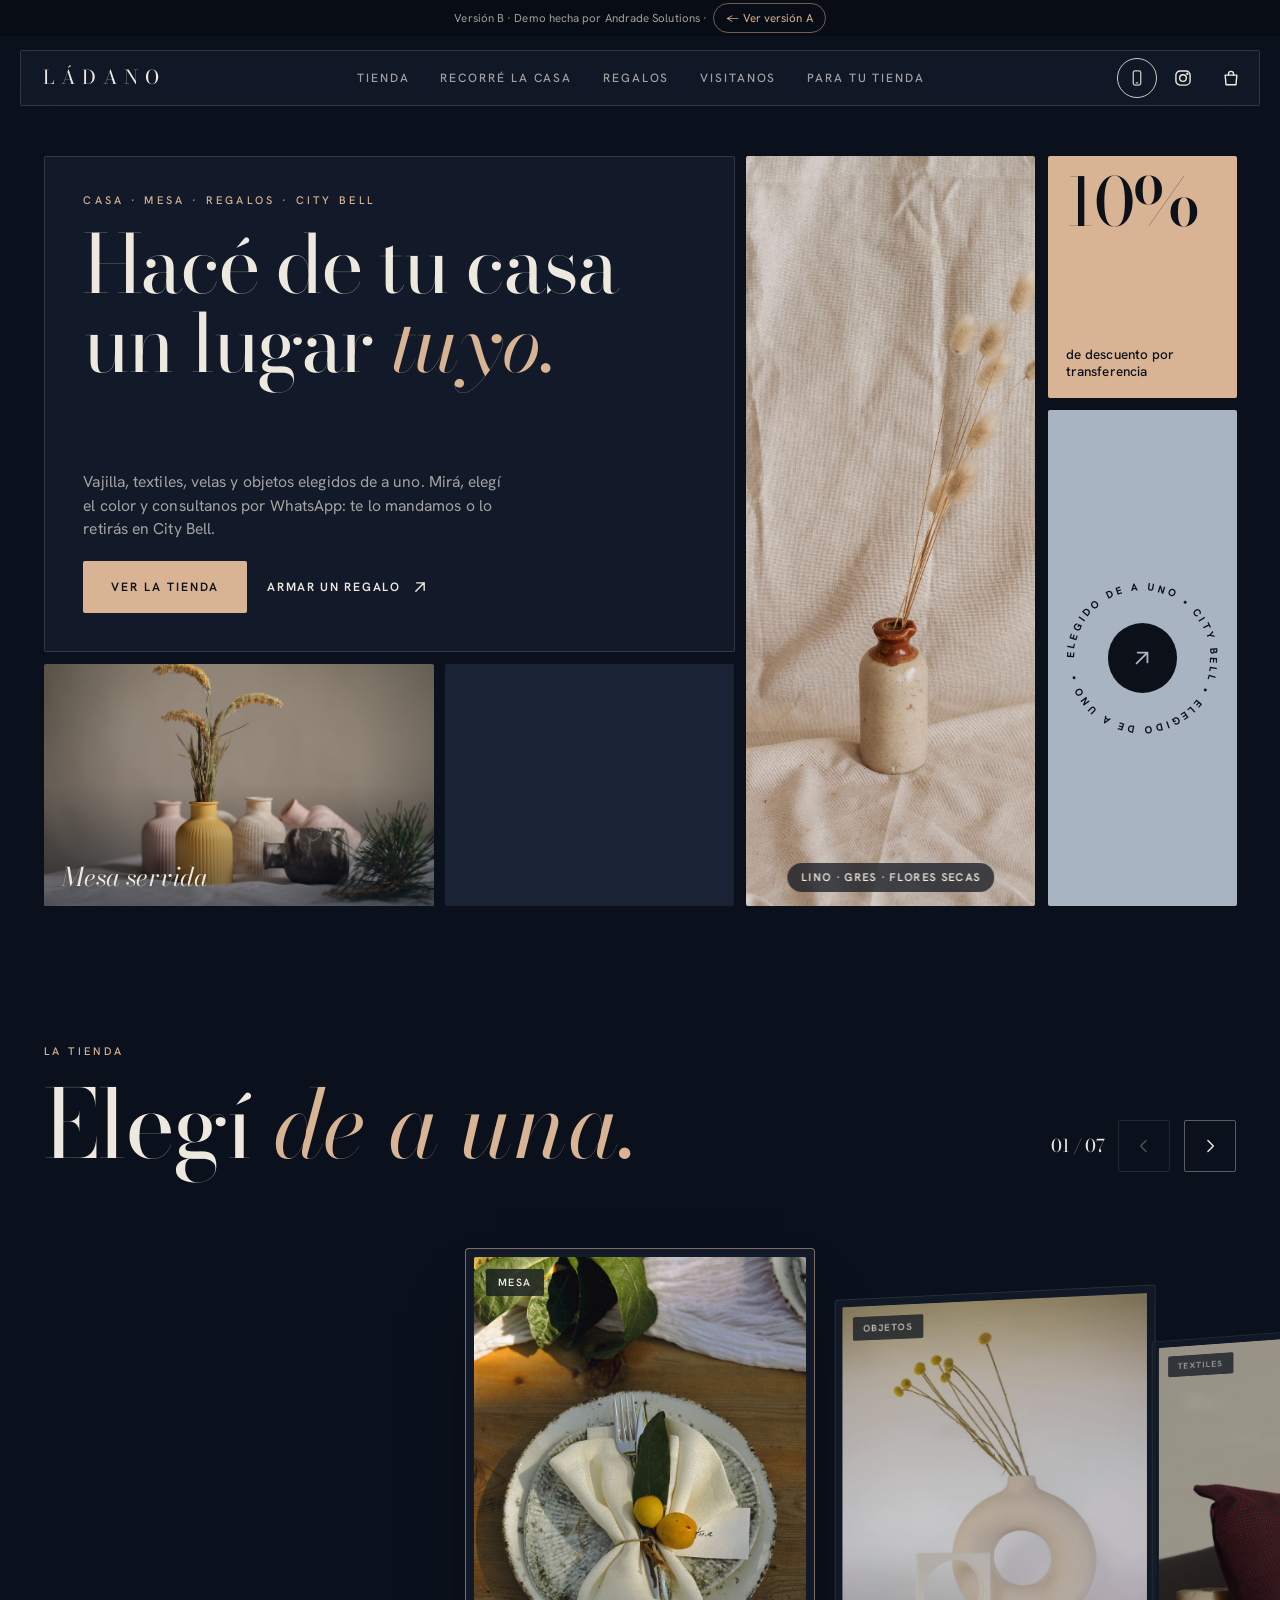
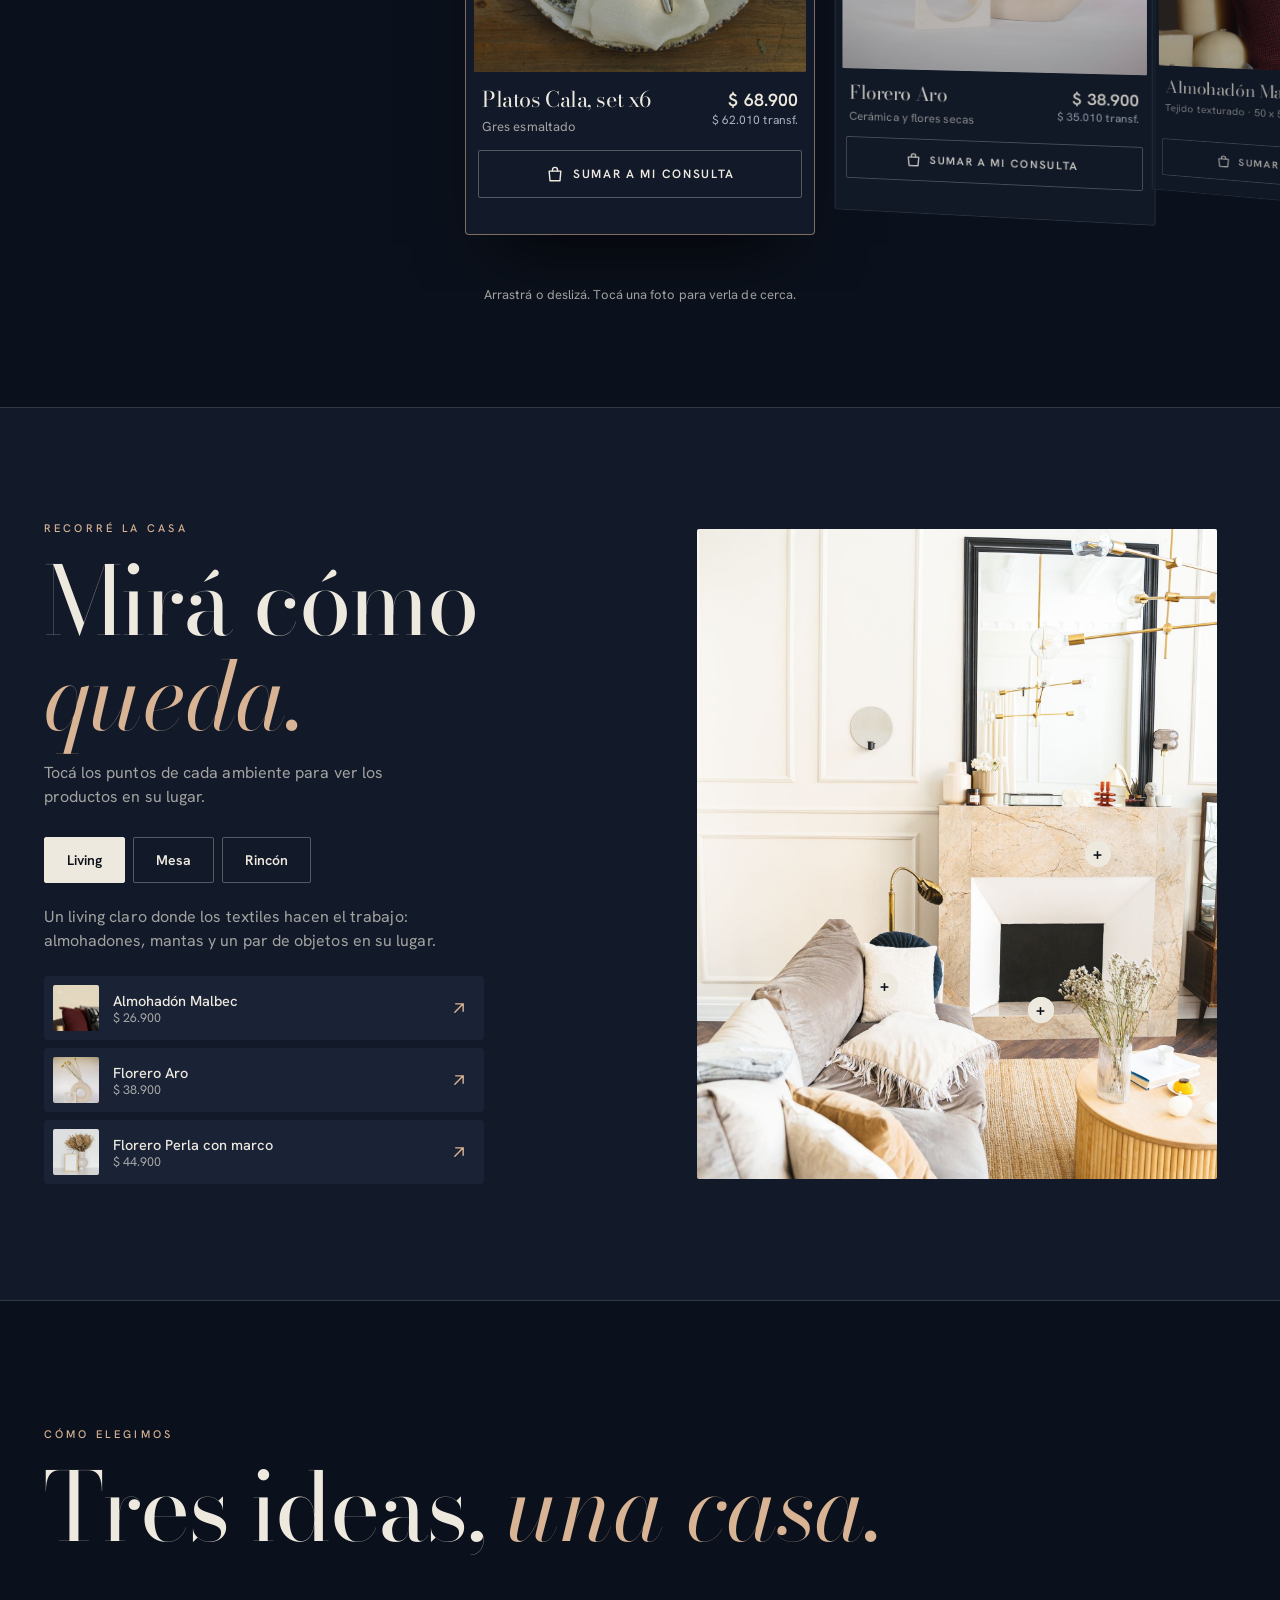
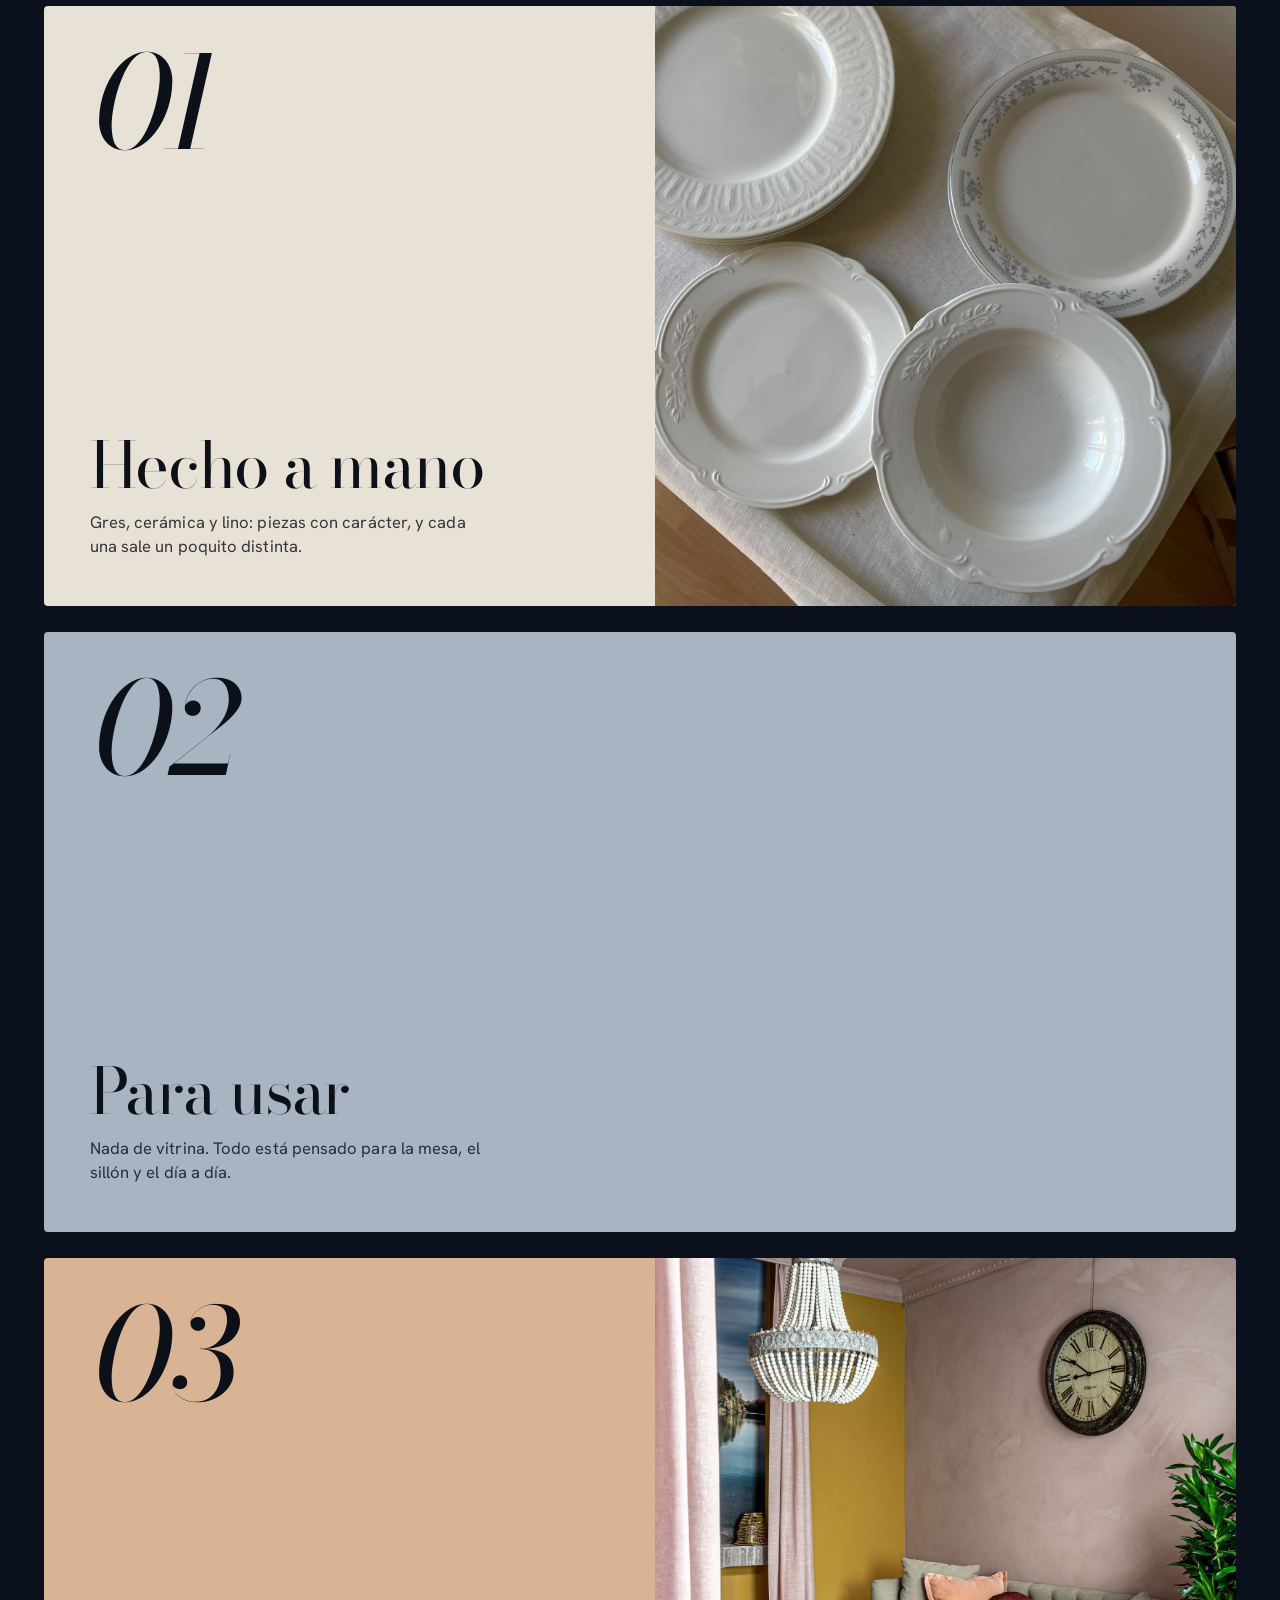
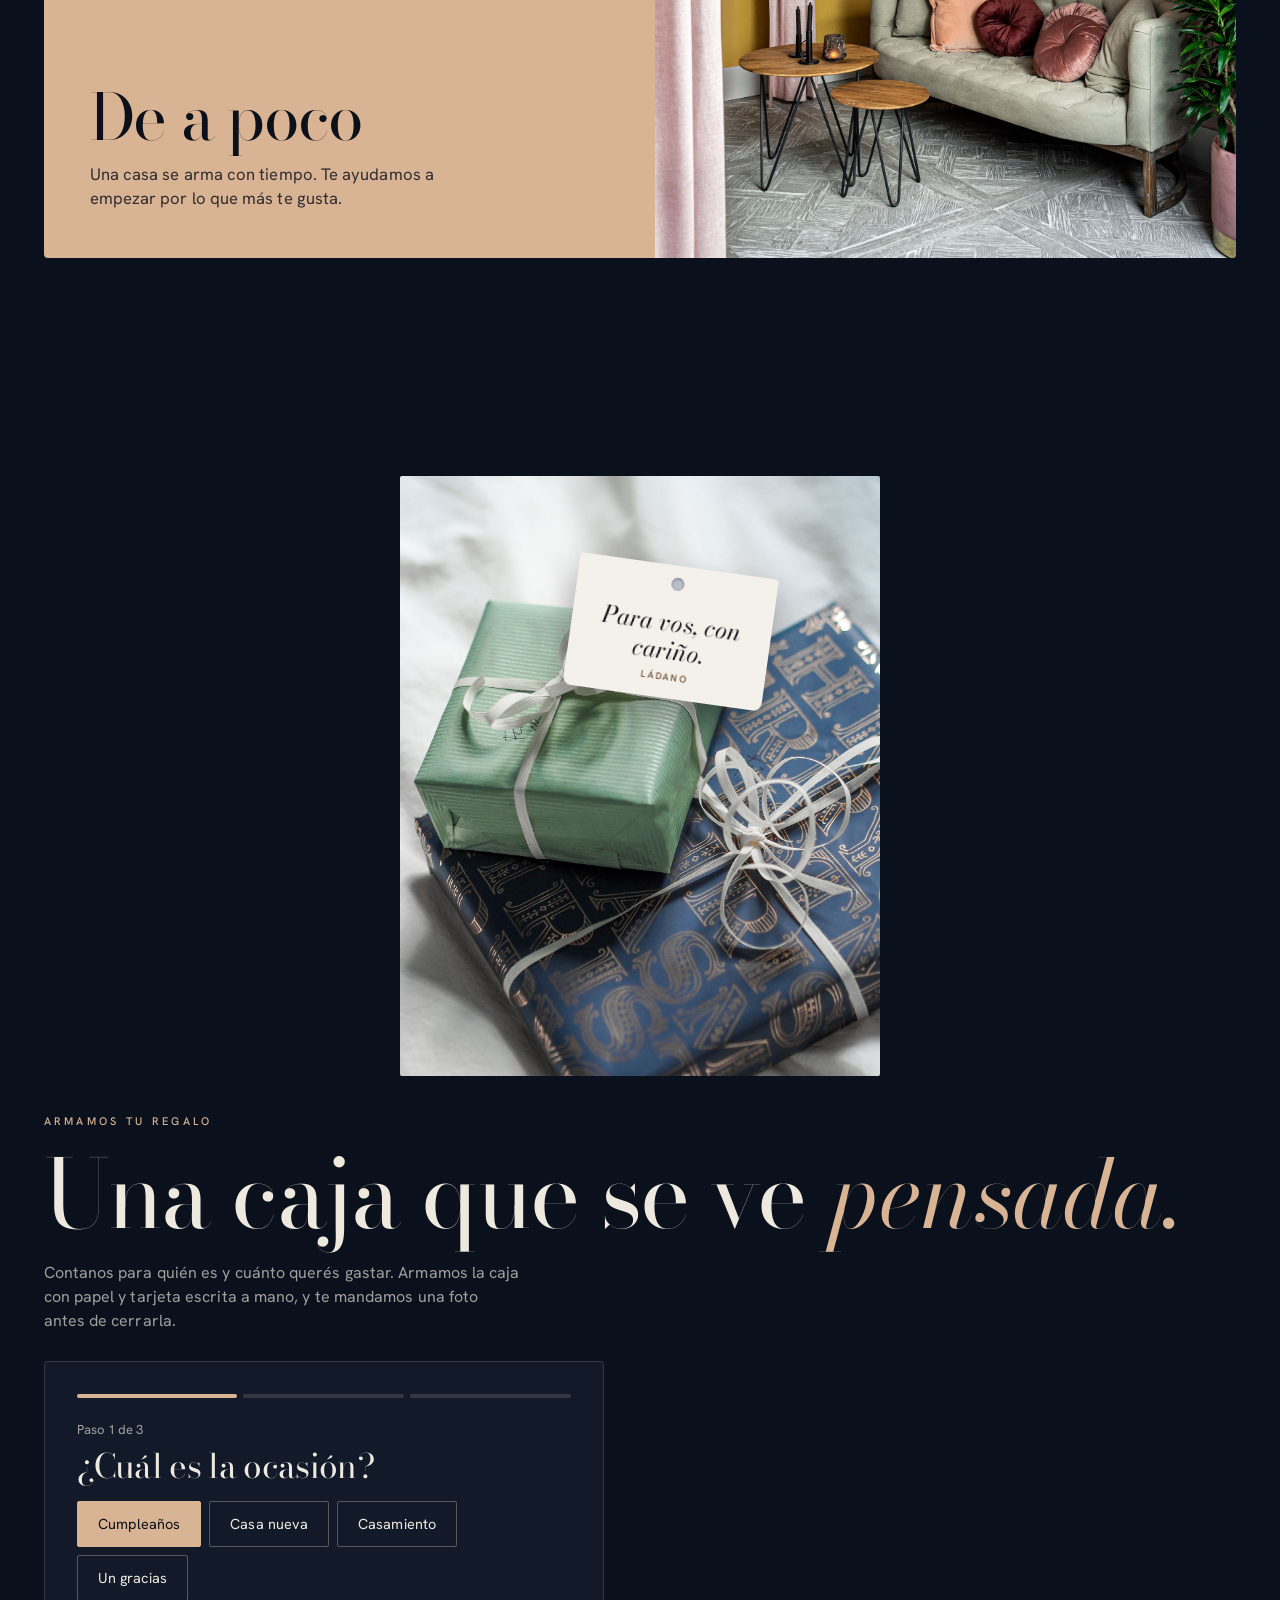
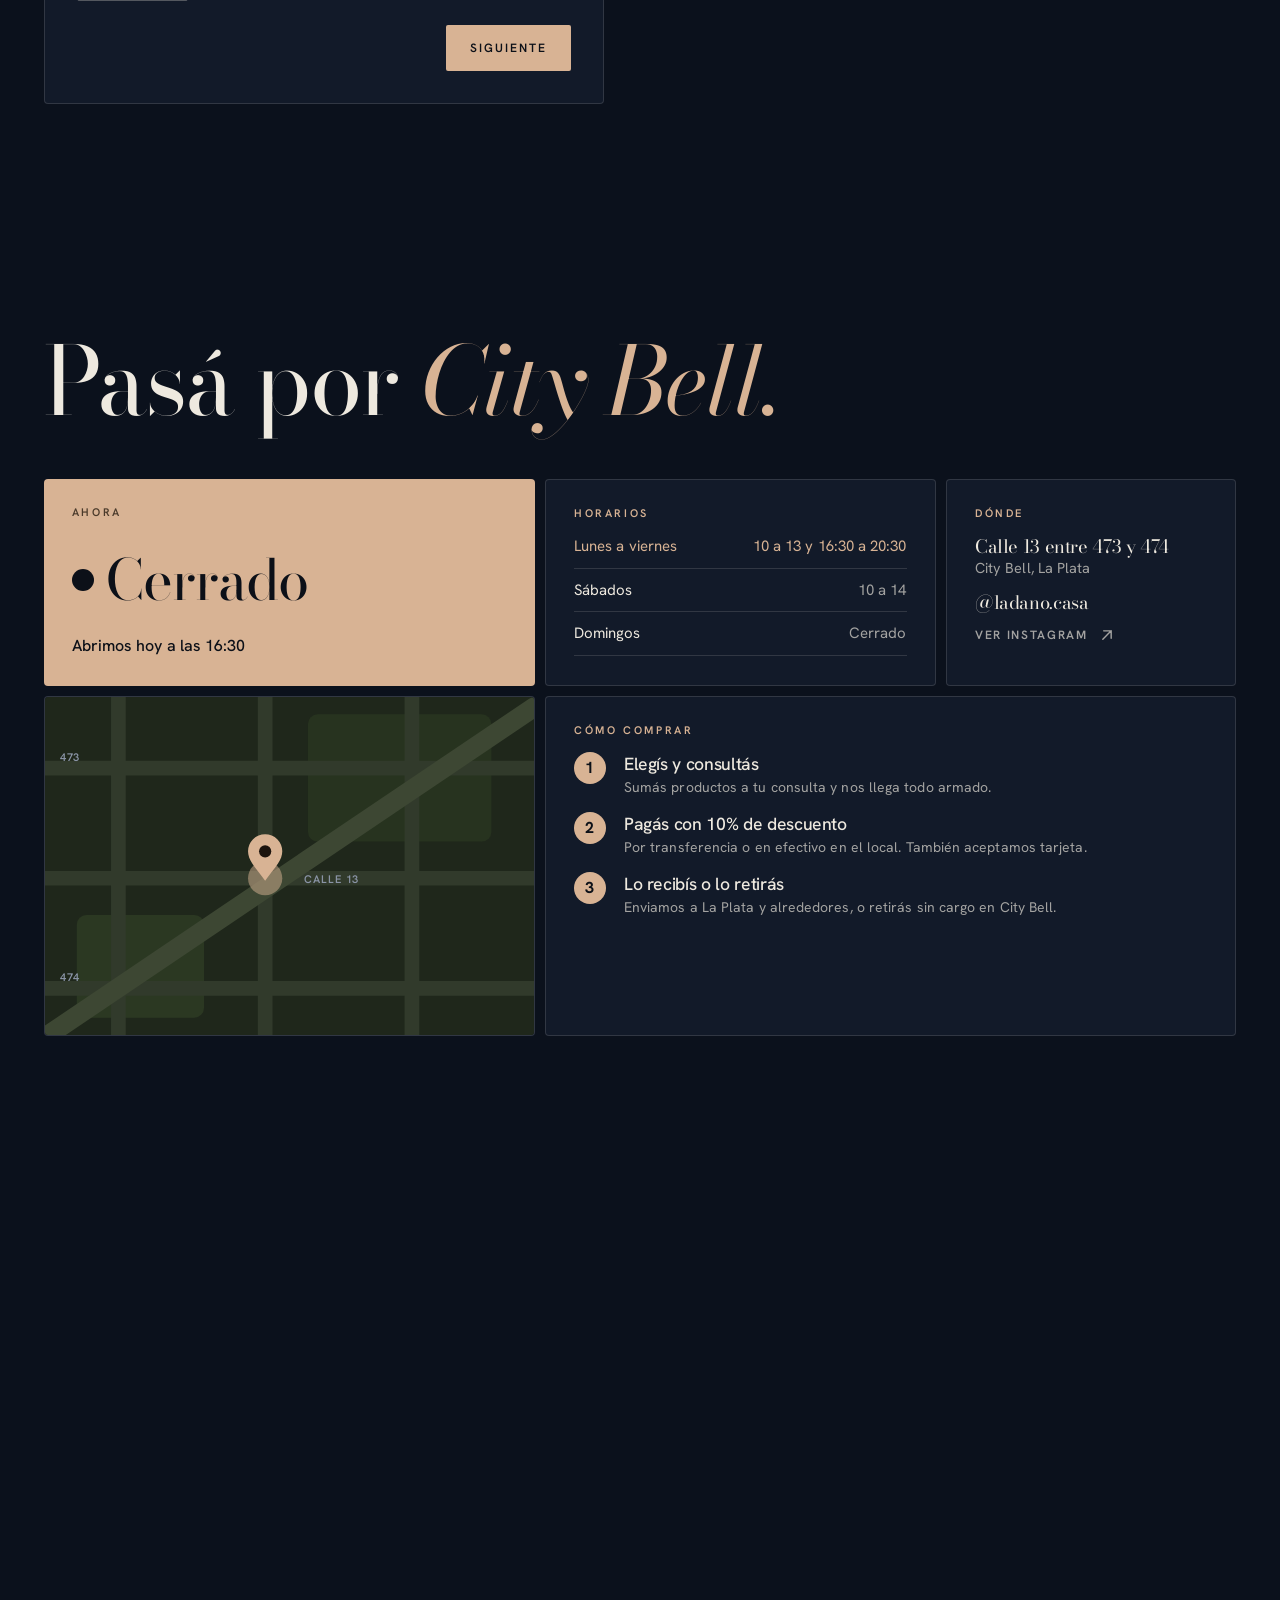
<file: deco/v2/index.html>
<!doctype html>
<html lang="es-AR">
<head>
<meta charset="utf-8">
<meta name="viewport" content="width=device-width, initial-scale=1">
<meta name="robots" content="noindex">
<title>Ládano · Casa, mesa y regalos (versión B)</title>
<meta name="description" content="Ládano: vajilla, textiles, velas y objetos para la casa y para regalar, elegidos de a uno en City Bell. Versión B de la demo de tienda online (marca ficticia).">
<meta property="og:title" content="Ládano · Casa, mesa y regalos en City Bell">
<meta property="og:description" content="Vajilla, textiles, velas y objetos para la casa y para regalar. Mirá cómo podría ser tu tienda online.">
<meta property="og:image" content="https://solucionesintegralesandrade.github.io/deco/fotos/portada.jpg">
<meta property="og:type" content="website">
<meta name="theme-color" content="#0f130d">
<link rel="icon" type="image/svg+xml" href="data:image/svg+xml,%3Csvg xmlns=%27http://www.w3.org/2000/svg%27 viewBox=%270 0 32 32%27%3E%3Crect width=%2732%27 height=%2732%27 rx=%278%27 fill=%27%230f130d%27/%3E%3Cpath d=%27M13 5.5h6v3.2c0 1.6 4.2 2.6 4.2 8.3 0 5.4-2.2 9.5-7.2 9.5s-7.2-4.1-7.2-9.5c0-5.700 4.200-6.700 4.200-8.300Z%27 fill=%27%23d8b394%27/%3E%3Cpath d=%27M12 15.500c2.500 1.500 5.500 1.500 8 0%27 fill=%27none%27 stroke=%27%230f130d%27 stroke-width=%271.300%27 stroke-linecap=%27round%27/%3E%3C/svg%3E">
<script>document.documentElement.classList.add('js');setTimeout(function(){if(!document.documentElement.classList.contains('live'))document.documentElement.classList.remove('js')},4000)</script>
<link rel="preconnect" href="https://fonts.googleapis.com">
<link rel="preconnect" href="https://fonts.gstatic.com" crossorigin>
<link rel="stylesheet" href="/_comun/sistemas.css">
<link rel="stylesheet" href="https://fonts.googleapis.com/css2?family=Bodoni+Moda:ital,opsz,wght@0,6..96,400..600;1,6..96,400..500&family=Hanken+Grotesk:wght@300..700&display=swap">
<style>
:root{--bg:#0b111c;--s1:#121a29;--s2:#1a2336;--sand:#e8e2d6;--sand2:#d8d0c0;--tx:#eee9df;--mu:rgba(238,233,223,.66);--amb:#d8b394;--clay:#d8b394;--sage:#a9b4c2;--ink:#0c1018;--line:rgba(238,233,223,.14);--f1:'Hanken Grotesk',system-ui,-apple-system,'Segoe UI',Roboto,Arial,sans-serif;--f2:'Bodoni Moda',Georgia,'Times New Roman',serif;--g:clamp(14px,3.4vw,52px);--nh:64px;--e:cubic-bezier(.16,1,.3,1);--e2:cubic-bezier(.7,0,.2,1)}
*,*::before,*::after{box-sizing:border-box;margin:0;padding:0}
html{-webkit-text-size-adjust:100%;scroll-behavior:smooth;scroll-padding-top:90px;overflow-x:clip;background:var(--bg)}
body{font:400 16px/1.5 var(--f1);color:var(--tx);background:var(--bg);overflow-x:clip;-webkit-font-smoothing:antialiased}
body.lock{overflow:hidden}
img,svg{display:block;max-width:100%}
[hidden]{display:none!important}
a{color:inherit;text-decoration:none}
button{font:inherit;color:inherit;background:none;border:0;cursor:pointer;touch-action:manipulation;-webkit-tap-highlight-color:transparent}
ul,ol{list-style:none}
::selection{background:var(--amb);color:var(--ink)}
.sr{position:absolute;width:1px;height:1px;overflow:hidden;clip:rect(0 0 0 0);white-space:nowrap}
:focus-visible{outline:2px solid var(--amb);outline-offset:3px;border-radius:6px}
.lt :focus-visible,.ov :focus-visible,.dock :focus-visible{outline-color:#0c1018}
.skip{position:absolute;left:12px;top:-60px;z-index:300;background:var(--amb);color:var(--ink);padding:10px 16px;border-radius:8px}
.skip:focus{top:8px}
.i{width:20px;height:20px;fill:none;stroke:currentColor;stroke-width:1.7;stroke-linecap:round;stroke-linejoin:round;flex:none}
.eyebrow{font:600 11.5px/1 var(--f1);letter-spacing:.2em;text-transform:uppercase;display:block;color:var(--amb)}
.d{font-weight:500;letter-spacing:-.045em;line-height:.95}
.d em,h1 em{font:italic 400 1.1em/.9 var(--f2);letter-spacing:-.01em;color:var(--amb)}
.spot{position:fixed;left:0;top:0;width:520px;height:520px;margin:-260px 0 0 -260px;border-radius:50%;background:radial-gradient(circle,rgba(216,179,148,.11),transparent 62%);pointer-events:none;z-index:1;opacity:0;transition:opacity .5s;will-change:transform}
.spot.on{opacity:1}
.wrap{padding-left:var(--g);padding-right:var(--g)}
main,footer{position:relative;z-index:2}

/* barra demo */
.demo{position:relative;z-index:5;background:#080c14;color:var(--mu);font-size:clamp(10px,2.85vw,11.5px);text-align:center;padding:0 10px;line-height:1.35;display:flex;flex-wrap:wrap;justify-content:center;align-items:center;column-gap:.55em;min-height:36px}
.demo a{color:var(--amb);text-decoration:underline;text-underline-offset:3px;white-space:nowrap;display:inline-flex;align-items:center;min-height:36px}
.demo .vs{border:1px solid rgba(216,179,148,.5);border-radius:99px;padding:0 12px;min-height:30px;margin:3px 0;text-decoration:none}
.demo .vs:hover{background:var(--amb);color:var(--ink)}

/* barra flotante */
.bar{position:fixed;top:48px;left:50%;transform:translateX(-50%);z-index:80;width:min(calc(100% - 20px),900px);height:58px;display:flex;align-items:center;justify-content:space-between;gap:10px;padding:0 8px 0 20px;border-radius:99px;background:rgba(21,28,42,.62);border:1px solid var(--line);-webkit-backdrop-filter:blur(20px) saturate(1.4);backdrop-filter:blur(20px) saturate(1.4);transition:top .5s var(--e),background .4s}
.bar.up{top:12px;background:rgba(11,17,28,.82)}
.logo{font:400 1.9rem/1 var(--f2);letter-spacing:.01em;white-space:nowrap}
.bar__l{display:none;gap:clamp(16px,2.4vw,34px);font-size:14px;font-weight:500}
.bar__l a{position:relative;padding:10px 0;color:var(--mu);transition:color .25s}
.bar__l a:hover{color:var(--tx)}
.bar__r{display:flex;align-items:center;gap:4px}
.ib{width:44px;height:44px;display:grid;place-items:center;border-radius:50%;position:relative;transition:background .25s}
.ib:hover{background:rgba(238,233,223,.1)}
.ib .n{position:absolute;top:4px;right:2px;min-width:18px;height:18px;padding:0 4px;border-radius:99px;background:var(--amb);color:var(--ink);font:700 11px/18px var(--f1);text-align:center;transform:scale(0);transition:transform .4s var(--e)}
.ib .n.on{transform:scale(1)}
.ib.bump{animation:bump .5s var(--e)}
@keyframes bump{40%{transform:scale(1.18)}}
.btn{position:relative;display:inline-flex;align-items:center;justify-content:center;gap:9px;min-height:46px;padding:0 24px;border-radius:99px;font:600 14px/1 var(--f1);transition:transform .35s var(--e),background .3s,color .3s,box-shadow .3s;white-space:nowrap}
.btn:active{transform:scale(.97)}
.btn--amb{background:var(--amb);color:var(--ink)}
.btn--amb:hover{background:#efb872;box-shadow:0 10px 30px -8px rgba(216,179,148,.55)}
.btn--ink{background:var(--ink);color:var(--sand);min-height:52px;padding:0 28px}
.btn--ink:hover{background:#000}
.btn--ghost{border:1px solid rgba(238,233,223,.35)}
.btn--ghost:hover{background:var(--tx);color:var(--ink)}
.btn--lt{border:1px solid rgba(12,16,24,.4);color:var(--ink)}
.btn--lt:hover{background:var(--ink);color:var(--sand)}
.link{display:inline-flex;align-items:center;gap:9px;min-height:44px;font:600 14px var(--f1)}
.link .i{transition:transform .35s var(--e)}
.link:hover .i{transform:translate(3px,-3px)}
@media(max-width:559px){.bar .vc-btn{display:none}}
@media(max-width:380px){.logo{letter-spacing:.2em!important;font-size:1.05rem!important}.bar{padding-left:14px!important}}
@media(min-width:900px){.bar__l{display:flex}.burger{display:none!important}.bar{top:50px}}
.menu{position:fixed;inset:0;z-index:70;overflow-y:auto;overscroll-behavior:contain;background:var(--bg);display:flex;flex-direction:column;justify-content:center;gap:2px;padding:90px 26px 40px;opacity:0;visibility:hidden;clip-path:circle(0 at calc(100% - 40px) 76px);transition:clip-path .7s var(--e2),opacity .3s,visibility 0s .7s}
.menu.open{opacity:1;visibility:visible;clip-path:circle(150vmax at calc(100% - 40px) 76px);transition:clip-path .7s var(--e2),opacity .1s,visibility 0s}
.menu>:first-child{margin-top:auto}.menu>:last-child{margin-bottom:auto}
.menu a{font:500 clamp(2.4rem,11vw,3.6rem)/1.12 var(--f1);letter-spacing:-.04em}
@media(max-height:520px){.menu{padding-top:76px}.menu a{font-size:1.9rem}}

/* hero bento */
.hero{padding:calc(var(--nh) + 52px) var(--g) 12px}
.bento{display:grid;grid-template-columns:1fr 1fr;gap:10px}
.tile{position:relative;overflow:hidden;border-radius:26px;background:var(--s1);opacity:0;transform:scale(.94) translateY(26px);animation:tin 1.1s var(--e) forwards;animation-delay:calc(var(--i)*.09s + .1s)}
@keyframes tin{to{opacity:1;transform:none}}
.glow::before{content:"";position:absolute;inset:0;z-index:2;pointer-events:none;background:radial-gradient(380px circle at var(--mx,50%) var(--my,50%),rgba(216,179,148,.2),transparent 60%);opacity:0;transition:opacity .4s;mix-blend-mode:soft-light}
.glow:hover::before{opacity:1}
.t1{grid-column:1/-1;background:var(--s1);color:var(--tx);border:1px solid var(--line);padding:clamp(22px,3vw,48px);display:flex;flex-direction:column;justify-content:space-between;gap:26px;min-height:420px}
.t1 .eyebrow{color:var(--amb)}
h1{font:500 clamp(2.9rem,13.4vw,5.4rem)/.93 var(--f1);letter-spacing:-.05em;margin:18px 0 0}
h1 em{color:var(--amb)}
.wd{display:inline-block;animation:bl 1.1s var(--e) both;animation-delay:calc(var(--k)*.07s + .5s)}
@keyframes bl{from{opacity:0;filter:blur(14px);transform:translateY(.35em)}}
.t1 p.lead{color:var(--mu);max-width:27em;font-size:clamp(.98rem,1.1vw,1.08rem)}
.t1__a{display:flex;flex-wrap:wrap;gap:8px 20px;align-items:center;margin-top:20px}
.t1 .link{color:var(--tx)}
.t2{grid-column:1/2;grid-row:span 2;min-height:340px;border-radius:999px 999px 26px 26px;background:#1a2236}
.t2 img{position:absolute;inset:-6%;width:112%;height:112%;max-width:none;object-fit:cover;object-position:50% 40%;transition:transform .3s linear;will-change:transform}
.t2 .tag{position:absolute;left:50%;bottom:14px;transform:translateX(-50%);z-index:3;background:rgba(11,17,28,.7);-webkit-backdrop-filter:blur(10px);backdrop-filter:blur(10px);font:600 11px/1 var(--f1);letter-spacing:.12em;text-transform:uppercase;padding:9px 14px;border-radius:99px;white-space:nowrap}
.t3{background:var(--clay);color:var(--ink);padding:18px;display:flex;flex-direction:column;justify-content:space-between;min-height:150px}
.t3 b{font:500 clamp(3.2rem,15vw,5.4rem)/.85 var(--f1);letter-spacing:-.06em}
.t3 span{font-size:13.5px;font-weight:500;max-width:9em;line-height:1.25}
.t4{background:var(--sage);color:var(--ink);display:grid;place-items:center;min-height:150px}
.badge{position:relative;width:min(88%,176px);aspect-ratio:1;display:grid;place-items:center}
.badge svg.r{position:absolute;inset:0;width:100%;height:100%;animation:spin 22s linear infinite}
.badge text{font:700 12.4px var(--f1);letter-spacing:.3em;fill:var(--ink)}
.badge a{width:42%;aspect-ratio:1;border-radius:50%;background:var(--ink);color:var(--sage);display:grid;place-items:center;transition:transform .5s var(--e)}
.badge a:hover{transform:rotate(45deg) scale(1.08)}
@keyframes spin{to{transform:rotate(360deg)}}
.t5{grid-column:1/-1;aspect-ratio:16/9;background:#1a2236}
.t5 img{position:absolute;inset:0;width:100%;height:100%;object-fit:cover;object-position:46% 52%;transition:transform 1.4s var(--e)}
.t5:hover img{transform:scale(1.05)}
.t5 figcaption{position:absolute;left:18px;bottom:16px;z-index:3;font:italic 400 1.6rem/1 var(--f2);text-shadow:0 2px 14px rgba(0,0,0,.5)}
.t5::after{content:"";position:absolute;inset:0;background:linear-gradient(0deg,rgba(11,17,28,.6),transparent 50%)}
.t6{grid-column:1/-1;min-height:150px;background:var(--s2)}
.tkr{position:absolute;inset:0;display:flex;align-items:center;gap:16px;padding:14px;text-align:left;width:100%}
.tkr img{width:clamp(84px,24vw,120px);aspect-ratio:1;object-fit:cover;border-radius:50% 50% 18px 18px;flex:none}
.tkr small{display:block;font:600 10.5px var(--f1);letter-spacing:.18em;text-transform:uppercase;color:var(--amb)}
.tkr b{display:block;font:500 1.5rem/1.1 var(--f1);letter-spacing:-.03em;margin:6px 0 4px}
.tkr span{color:var(--mu);font-size:14px}
.tkr .sw{transition:opacity .45s,transform .45s var(--e)}
.tkr.out>*{opacity:0;transform:translateY(10px)}
.tkr>*{transition:opacity .4s,transform .4s var(--e)}
@media(min-width:900px){
.hero{padding-top:calc(var(--nh) + 56px)}
.bento{grid-template-columns:repeat(12,1fr);grid-template-rows:repeat(3,minmax(0,1fr));height:calc(100svh - 150px);min-height:620px;max-height:860px;gap:12px}
.t1{grid-area:1/1/3/8;min-height:0}.t2{grid-area:1/8/4/11;min-height:0}.t3{grid-area:1/11/2/13;min-height:0}.t4{grid-area:2/11/4/13;min-height:0}.t5{grid-area:3/1/4/5;aspect-ratio:auto}.t6{grid-area:3/5/4/8;min-height:0}
h1{font-size:clamp(3.2rem,min(6.3vw,10.4svh),6.6rem)}
.t3 b{font-size:clamp(3.4rem,5.2vw,5.4rem)}
}

@media(max-height:500px) and (orientation:landscape){h1{font-size:clamp(2.2rem,11svh,3.6rem)}.t1{min-height:0}}
/* reveal */
.js .rv{opacity:0;transform:translateY(34px);filter:blur(6px);transition:1.1s var(--e) var(--d,0ms);transition-property:opacity,transform,filter}
.js .rv.in{opacity:1;transform:none;filter:none}

/* tienda coverflow */
.shop{padding:clamp(70px,10vw,150px) 0 clamp(60px,8vw,110px);overflow:hidden}
.shop__h{display:flex;flex-wrap:wrap;align-items:flex-end;justify-content:space-between;gap:22px 40px}
h2.d{font-size:clamp(2.7rem,7.4vw,7.2rem)}
.shop__h .eyebrow{margin-bottom:20px}
.ctr{display:flex;align-items:center;gap:14px}
.ctr b{font:500 1.1rem var(--f1);letter-spacing:.04em;min-width:4.6em;text-align:right}
.arr{width:52px;height:52px;border:1px solid rgba(238,233,223,.35);border-radius:50%;display:grid;place-items:center;transition:background .25s,color .25s,opacity .25s}
.arr:hover:not(:disabled){background:var(--tx);color:var(--ink)}
.arr:disabled{opacity:.3;cursor:default}
.cf{--cw:min(76vw,350px);margin-top:clamp(10px,3vw,30px)}
.cf__t{position:relative;display:flex;gap:clamp(14px,2vw,26px);overflow-x:auto;scroll-snap-type:x mandatory;padding:46px calc(50% - var(--cw)/2) 56px;perspective:1500px;scrollbar-width:none;overscroll-behavior-x:contain;cursor:grab;-webkit-user-select:none;user-select:none}
.cf__t::-webkit-scrollbar{display:none}
.cf__t.drag{cursor:grabbing;scroll-snap-type:none}
.cc{flex:0 0 var(--cw);scroll-snap-align:center;background:var(--s1);border:1px solid var(--line);border-radius:32px;padding:10px;display:flex;flex-direction:column;will-change:transform;transition:border-color .4s,box-shadow .5s}
.cc.act{border-color:rgba(216,179,148,.5);box-shadow:0 40px 70px -30px rgba(0,0,0,.8)}
.cc__img{position:relative;display:block;width:100%;aspect-ratio:4/5;border-radius:24px;overflow:hidden;background:var(--bg-c,#1a2236)}
.cc__img img{position:absolute;inset:0;width:100%;height:100%;object-fit:cover;object-position:var(--op,50% 50%);transition:transform 1s var(--e);pointer-events:none}
@media(hover:hover){.cc__img:hover img{transform:scale(1.06)}}
.cc__tag{position:absolute;left:12px;top:12px;font:600 10.5px/1 var(--f1);letter-spacing:.14em;text-transform:uppercase;background:rgba(11,17,28,.72);-webkit-backdrop-filter:blur(8px);backdrop-filter:blur(8px);padding:8px 12px;border-radius:99px}
.cc__off{position:absolute;right:12px;top:12px;background:var(--clay);color:var(--ink);font:700 11px/1 var(--f1);padding:8px 10px;border-radius:99px}
.cc__b{display:flex;justify-content:space-between;gap:12px;padding:16px 8px 6px}
.cc h3{font:500 1.35rem/1.1 var(--f1);letter-spacing:-.03em}
.cc__b p{color:var(--mu);font-size:13px;margin-top:5px}
.cc__p{text-align:right;flex:none}
.cc__p b{display:block;font:600 1.1rem var(--f1)}
.cc__p s{font-size:12.5px;color:var(--mu)}
.cc__p small{display:block;font-size:12px;color:var(--sage)}
.cc__add{margin:8px 4px 4px;min-height:48px;border-radius:99px;border:1px solid rgba(238,233,223,.3);font:600 13.5px var(--f1);display:flex;align-items:center;justify-content:center;gap:8px;transition:background .25s,color .25s,border-color .25s}
.cc__add:hover,.cc__add.ok{background:var(--amb);color:var(--ink);border-color:var(--amb)}
.hint2{text-align:center;color:var(--mu);font-size:13px;margin-top:-6px}

/* recorré la casa */
.rooms{padding:clamp(60px,9vw,130px) var(--g);display:grid;grid-template-columns:minmax(0,1fr);gap:34px;background:var(--s1);border-radius:clamp(26px,4vw,56px);margin:0 clamp(6px,1.2vw,16px)}
.rooms__l h2{margin:20px 0 18px}
.rooms__l>p{color:var(--mu);max-width:26em}
.rtabs{display:flex;flex-wrap:wrap;gap:8px;margin:28px 0 22px}
.rt{min-height:46px;padding:0 22px;border-radius:99px;border:1px solid rgba(238,233,223,.3);font:600 14px var(--f1);transition:.3s}
.rt:hover{border-color:var(--tx)}
.rt[aria-selected=true]{background:var(--tx);color:var(--ink);border-color:var(--tx)}
.rd{color:var(--mu);min-height:3.2em;max-width:26em;margin-bottom:20px}
.rl{display:grid;gap:8px;max-width:440px}
.rl button{display:flex;align-items:center;gap:14px;padding:8px 14px 8px 8px;border-radius:99px;background:var(--s2);border:1px solid transparent;text-align:left;transition:border-color .3s,background .3s}
.rl button:hover,.rl button.hl{border-color:var(--amb);background:#222d44}
.rl img{width:46px;height:46px;border-radius:50%;object-fit:cover;flex:none}
.rl span{flex:1;font:500 14.5px/1.2 var(--f1)}.rl small{display:block;color:var(--mu);font-size:12.5px;font-weight:400}
.rl .i{color:var(--amb)}
.rimg{position:relative;width:min(100%,520px);aspect-ratio:4/5;margin:0 auto;border-radius:999px 999px 30px 30px;overflow:hidden;background:#1a2236}
.rimg>img{position:absolute;inset:0;width:100%;height:100%;object-fit:cover;opacity:0;transition:opacity .8s,transform 1.4s var(--e);transform:scale(1.08)}
.rimg>img.on{opacity:1;transform:none}
.pin{position:absolute;z-index:4;width:44px;height:44px;margin:-22px 0 0 -22px;display:grid;place-items:center}
.pin i{position:relative;width:26px;height:26px;border-radius:50%;background:var(--tx);color:var(--ink);display:grid;place-items:center;font:700 16px/1 var(--f1);font-style:normal;transition:transform .4s var(--e),background .3s}
.pin i::before{content:"";position:absolute;inset:0;border-radius:50%;background:var(--tx);animation:pul 2.4s ease-out infinite;z-index:-1}
@keyframes pul{from{transform:scale(1);opacity:.6}to{transform:scale(2.4);opacity:0}}
.pin:hover i,.pin[aria-expanded=true] i,.pin.hl i{background:var(--amb);transform:rotate(45deg) scale(1.12)}
.pc{position:absolute;z-index:6;width:min(220px,62%);background:var(--sand);color:var(--ink);border-radius:18px;padding:10px 12px;box-shadow:0 20px 40px rgba(0,0,0,.5);opacity:0;visibility:hidden;transform:translateY(8px) scale(.96);transition:.35s var(--e);left:50%;margin-left:var(--mx0,0)}
.pc.on{opacity:1;visibility:visible;transform:none}
.pc b{display:block;font:600 14.5px/1.2 var(--f1)}.pc small{display:block;font-size:12.5px;color:#4a5260;margin:2px 0 8px}
.pc .btn{min-height:40px;padding:0 16px;font-size:13px}
@media(min-width:900px){.rooms{grid-template-columns:1fr 1fr;align-items:center;gap:6vw}.rimg{width:min(100%,56svh*.8 + 120px,520px)}}

/* criterio apilado */
.stk{padding:clamp(70px,10vw,150px) var(--g) clamp(40px,6vw,80px)}
.stk__h{margin-bottom:clamp(30px,4vw,60px);max-width:900px}
.stk__h .eyebrow{margin-bottom:20px}
.sc{position:sticky;top:calc(var(--nh) + 56px + var(--i)*14px);display:grid;border-radius:clamp(26px,3.4vw,44px);overflow:hidden;margin-bottom:26px;min-height:min(72svh,600px);background:var(--bgc);color:var(--ink);transform:scale(var(--sc,1));transform-origin:50% 0}
.sc::after{content:"";position:absolute;inset:0;background:#0b111c;opacity:var(--dim,0);pointer-events:none}
.sc__t{padding:clamp(24px,3.6vw,56px);display:flex;flex-direction:column;justify-content:space-between;gap:28px}
.sc__t .num{font:italic 400 clamp(4rem,10vw,8rem)/.8 var(--f2)}
.sc__t h3{font:500 clamp(2.2rem,5vw,4.6rem)/.95 var(--f1);letter-spacing:-.045em;margin-bottom:14px}
.sc__t p{max-width:24em;font-size:clamp(1rem,1.3vw,1.15rem);color:rgba(12,16,24,.82)}
.sc__i{position:relative;min-height:260px;order:-1}
.sc__i img{position:absolute;inset:0;width:100%;height:100%;object-fit:cover}
@media(min-width:900px){.sc{grid-template-columns:1.05fr 1fr}.sc__i{order:0}}

/* regalo wizard */
.gift{padding:clamp(60px,9vw,130px) var(--g);display:grid;grid-template-columns:minmax(0,1fr);gap:40px}
.gift>*,.rooms>*,.vb>*{min-width:0}
.gift__v{overflow:hidden}
.gift__v{position:relative;width:min(100%,480px);aspect-ratio:4/5;margin:0 auto;border-radius:999px 999px 30px 30px;overflow:hidden;background:#1a2236}
.gift__v>img{position:absolute;inset:-5%;width:110%;height:110%;max-width:none;object-fit:cover;object-position:50% 68%;transition:transform .4s linear}
.gtag{position:absolute;left:50%;top:15%;width:min(46%,200px);z-index:3;transform:translateX(-30%) rotate(8deg);transform-origin:50% 0;background:#f4f1ea;color:var(--ink);padding:44px 12px 16px;border-radius:4px 4px 8px 8px;box-shadow:0 18px 36px rgba(0,0,0,.35);text-align:center;font:italic 400 calc(clamp(1.1rem,2.2vw,1.5rem)*var(--s,1))/1.15 var(--f2);animation:sway 6s ease-in-out infinite;overflow-wrap:break-word;hyphens:auto}
.gtag::before{content:"";position:absolute;top:12px;left:50%;width:13px;height:13px;margin-left:-6px;border-radius:50%;background:#b9bfc9;box-shadow:inset 0 1px 3px rgba(0,0,0,.4)}
.gtag small{display:block;margin-top:8px;font:600 9.5px/1 var(--f1);letter-spacing:.2em;text-transform:uppercase;font-style:normal;color:#7a5a43}
@keyframes sway{50%{transform:translateX(-30%) rotate(2deg)}}
.gift__f{display:flex;flex-direction:column;justify-content:center}
.gift__f .eyebrow{margin-bottom:20px}
.gift__f>p{color:var(--mu);max-width:30em;margin:20px 0 28px}
.wz{background:var(--s1);border:1px solid var(--line);border-radius:30px;padding:clamp(18px,2.6vw,32px);max-width:560px}
.wz__p{display:flex;gap:6px;margin-bottom:22px}
.wz__p i{flex:1;height:4px;border-radius:4px;background:rgba(238,233,223,.15);overflow:hidden}
.wz__p i::after{content:"";display:block;height:100%;background:var(--amb);transform:scaleX(0);transform-origin:0;transition:transform .6s var(--e)}
.wz__p i.on::after{transform:scaleX(1)}
.wz small.stp{display:block;color:var(--mu);font-size:13px;margin-bottom:8px}
fieldset{border:0;min-width:0}
fieldset[hidden]{display:none}
legend{font:500 clamp(1.5rem,3vw,2.1rem)/1.05 var(--f1);letter-spacing:-.035em;margin-bottom:18px;padding:0}
legend:focus{outline:none}
.chips{display:flex;flex-wrap:wrap;gap:8px}
.chip{position:relative}
.chip input{position:absolute;inset:0;opacity:0;cursor:pointer;margin:0;width:100%;height:100%}
.chip span{display:inline-flex;align-items:center;min-height:46px;padding:0 20px;border:1px solid rgba(238,233,223,.3);border-radius:99px;font-size:14.5px;transition:background .25s,color .25s,border-color .25s}
.chip:hover span{border-color:var(--tx)}
.chip input:checked+span{background:var(--amb);color:var(--ink);border-color:var(--amb)}
.chip input:focus-visible+span{outline:2px solid var(--tx);outline-offset:3px}
.fld input{width:100%;min-height:58px;padding:0 20px;border:1px solid rgba(238,233,223,.3);border-radius:18px;background:var(--bg);font:italic 400 1.5rem var(--f2);color:var(--tx)}
.fld input:focus-visible{outline-offset:2px}
.wz__a{display:flex;justify-content:space-between;gap:10px;margin-top:24px}

/* visita */
.visit{padding:clamp(60px,9vw,130px) var(--g)}
.visit h2{margin-bottom:clamp(26px,4vw,50px)}
.vb{display:grid;grid-template-columns:minmax(0,1fr);gap:10px}
.vt{border-radius:26px;background:var(--s1);border:1px solid var(--line);padding:clamp(18px,2.2vw,30px);position:relative;overflow:hidden}
.vt h3{font:600 11px/1 var(--f1);letter-spacing:.18em;text-transform:uppercase;color:var(--amb);margin-bottom:16px}
.vt--open{background:var(--amb);color:var(--ink);border:0;display:flex;flex-direction:column;justify-content:space-between;min-height:200px}
.vt--open h3{color:#4a3a2a}
.vt--open b{display:flex;align-items:center;gap:12px;font:500 clamp(2rem,4.4vw,3.6rem)/1 var(--f1);letter-spacing:-.045em}
.vt--open b i{width:.4em;height:.4em;border-radius:50%;background:var(--ink);flex:none}
.vt--open.on b i{animation:pulse 1.6s infinite}
@keyframes pulse{50%{opacity:.25}}
.vt--open p{font-weight:500;margin-top:8px}
.vt dl{display:grid;gap:12px}
.vt dt{font:500 1.15rem/1.2 var(--f1);letter-spacing:-.02em}
.vt dd{color:var(--mu);font-size:14.5px}
.hrs{display:grid;gap:10px;font-size:15px}
.hrs div{display:flex;justify-content:space-between;gap:12px;border-bottom:1px solid var(--line);padding-bottom:10px}
.hrs div.hoy{color:var(--amb)}
.hrs span:last-child{color:var(--mu)}
.hrs div.hoy span:last-child{color:var(--amb)}
.vt--map{padding:0;min-height:260px}
.vt--map svg{width:100%;height:100%;position:absolute;inset:0}
.vt--map text{font:600 9px var(--f1);fill:#8a94a6;letter-spacing:.08em}
.pin-r{transform-origin:center;transform-box:fill-box;animation:ping 2.4s ease-out infinite}
@keyframes ping{from{transform:scale(.4);opacity:.7}to{transform:scale(2.4);opacity:0}}
.vsteps{display:grid;gap:14px;counter-reset:s}
.vsteps li{display:grid;grid-template-columns:38px 1fr;gap:2px 12px}
.vsteps li::before{counter-increment:s;content:counter(s);grid-row:span 2;width:32px;height:32px;border-radius:50%;background:var(--amb);color:var(--ink);display:grid;place-items:center;font-weight:700}
.vsteps b{font:500 1.1rem var(--f1);letter-spacing:-.02em}.vsteps span{color:var(--mu);font-size:14px}
@media(min-width:900px){.vb{grid-template-columns:repeat(12,1fr)}.vt--open{grid-column:span 5}.vt--hrs{grid-column:span 4}.vt--ad{grid-column:span 3}.vt--map{grid-column:span 5;min-height:340px}.vt--st{grid-column:span 7}}

/* footer */
.foot{background:var(--ink);color:var(--sand);padding:clamp(54px,7vw,96px) var(--g) 26px;overflow:hidden}
.foot__t{font:500 clamp(2.4rem,7vw,6.4rem)/.95 var(--f1);letter-spacing:-.05em;max-width:11em}
.foot__t em{font:italic 400 1.1em/.9 var(--f2);color:var(--amb)}
.foot__r{display:grid;gap:30px;margin-top:clamp(36px,5vw,64px)}
@media(min-width:760px){.foot__r{grid-template-columns:2fr 1fr 1fr}}
.foot p,.foot li,.foot li button{font-size:14.5px;color:rgba(232,226,214,.78)}
.foot h4{font:600 11.5px/1 var(--f1);letter-spacing:.2em;text-transform:uppercase;color:var(--amb);margin-bottom:14px}
.foot li a,.foot li button{display:inline-flex;align-items:center;min-height:44px;text-align:left}
.foot li a:hover,.foot li button:hover{color:#fff}
.foot__w{font:400 clamp(7rem,38vw,36rem)/.78 var(--f2);color:rgba(232,226,214,.06);margin:40px 0 0;white-space:nowrap;user-select:none;letter-spacing:-.02em}
.foot__b{display:flex;flex-wrap:wrap;gap:0 26px;justify-content:space-between;border-top:1px solid rgba(232,226,214,.14);padding-top:18px;margin-top:-2vw;font-size:12.5px;color:rgba(232,226,214,.7)}
.foot__b a{text-decoration:underline;text-underline-offset:3px;display:inline-flex;align-items:center;min-height:44px}

/* dock */
.dock{position:fixed;left:50%;bottom:max(14px,env(safe-area-inset-bottom));z-index:90;width:max-content;max-width:calc(100% - 20px);transform:translate(-50%,160%);visibility:hidden;display:flex;align-items:center;gap:10px;padding:8px 8px 8px 12px;border-radius:99px;background:var(--sand);color:var(--ink);box-shadow:0 20px 50px -10px rgba(0,0,0,.7);transition:transform .7s var(--e),visibility 0s .7s}
.dock.on{transform:translate(-50%,0);visibility:visible;transition:transform .7s var(--e),visibility 0s}
.dock__s{display:flex}
.dock__s img{width:36px;height:36px;border-radius:50%;object-fit:cover;border:2px solid var(--sand);margin-left:-12px}
.dock__s img:first-child{margin-left:0}
.dock__t{line-height:1.15;font-size:12.5px;color:#4a5260;padding-right:2px}
.dock__t b{display:block;font:600 15px var(--f1);color:var(--ink)}
.dock .btn{min-height:44px;padding:0 18px;font-size:13.5px}
.dock .lst{min-height:44px;padding:0 6px;font:600 13px var(--f1);text-decoration:underline;text-underline-offset:3px}
.dk-b::before{content:' · '}.dock__t span{white-space:nowrap}
@media(max-width:480px){.dock__s{display:none}.dk-a{display:none}.dk-b::before{content:none}.dock__t{font-size:12px}}

/* dialogs */
dialog{border:0;padding:0;background:transparent;color:var(--tx);max-width:none;max-height:none}
dialog::backdrop{background:rgba(8,10,7,.66);-webkit-backdrop-filter:blur(6px);backdrop-filter:blur(6px)}
dialog.ov{inset:0;width:100%;height:100%;margin:0;background:var(--sand);color:var(--ink)}
dialog.ov[open]{animation:circ .9s var(--e2)}
dialog.ov.out{animation:circo .45s var(--e2) forwards}
@keyframes circ{from{clip-path:circle(0 at var(--cx,50%) var(--cy,50%))}to{clip-path:circle(150vmax at var(--cx,50%) var(--cy,50%))}}
@keyframes circo{to{clip-path:circle(0 at var(--cx,50%) var(--cy,50%))}}
.ov__box{height:100%;overflow:auto;overscroll-behavior:contain;display:grid;align-content:start}
.ov__g{display:grid;grid-template-columns:minmax(0,1fr);align-content:start;min-height:100%}
.ov__i{position:relative;align-self:start;height:0;padding-top:115%;background:var(--bgc,#d9c9ae);overflow:hidden}
.ov__i img{position:absolute;inset:0;width:100%;height:100%;object-fit:cover;object-position:var(--op,50% 50%)}
.ov__b{padding:clamp(70px,9vw,110px) clamp(20px,4vw,64px) 40px;display:flex;flex-direction:column;gap:16px;position:relative}
.ov__b .eyebrow{color:#7a5a43}
.ov__b h2{font:500 clamp(2.4rem,5.4vw,5rem)/.95 var(--f1);letter-spacing:-.05em}
.ov__b .pr{display:flex;flex-wrap:wrap;align-items:baseline;gap:4px 14px}
.ov__b .pr b{font:600 1.7rem var(--f1)}.ov__b .pr s{color:#4a5260}
.ov__b .pr small{flex-basis:100%;color:#2e3a4b;font-weight:600;font-size:14px}
.ov__b>p{color:#1a2236;max-width:30em}
.lab{font:700 11px/1 var(--f1);letter-spacing:.16em;text-transform:uppercase;display:block;margin-bottom:10px}
.sws{display:flex;flex-wrap:wrap;gap:6px}
.swb{display:inline-flex;align-items:center;gap:9px;min-height:44px;padding:0 16px 0 8px;border-radius:99px;border:1px solid rgba(12,16,24,.3);font:600 13px var(--f1);transition:.25s}
.swb i{width:26px;height:26px;border-radius:50%;box-shadow:inset 0 0 0 1px rgba(0,0,0,.2)}
.swb[aria-pressed=true]{background:var(--ink);color:var(--sand);border-color:var(--ink)}
.ov__a{display:flex;flex-wrap:wrap;align-items:center;gap:10px;margin-top:6px}
.qty{display:inline-flex;align-items:center;border:1px solid rgba(12,16,24,.4);border-radius:99px;height:52px}
.qty button{width:46px;height:50px;font-size:20px}
.qty span{min-width:24px;text-align:center;font-weight:700}
.ov__n{margin-top:auto;display:flex;justify-content:space-between;align-items:center;gap:10px;padding-top:26px;border-top:1px solid rgba(12,16,24,.15)}
.ov__n button{display:inline-flex;align-items:center;gap:10px;min-height:48px;font:600 14px var(--f1)}
.ov__n button small{display:block;font-weight:400;color:#4a5260;font-size:12px}
.ov__x{position:fixed;top:14px;left:14px;z-index:5;display:inline-flex;align-items:center;gap:8px;min-height:46px;padding:0 20px 0 14px;border-radius:99px;background:var(--ink);color:var(--sand);font:600 14px var(--f1)}
.ov__box.sw1 .ov__g{animation:fadeup .6s var(--e)}
@media(min-width:900px){.ov__g{grid-template-columns:1.05fr 1fr}.ov__i{padding-top:0;position:sticky;top:0;height:100svh}}
dialog.sheet{width:min(560px,100%);margin:auto auto 0;border-radius:30px 30px 0 0}
dialog.sheet[open]{animation:sh .6s var(--e)}
@keyframes sh{from{transform:translateY(100%)}}
.sheet__b{background:var(--sand);color:var(--ink);border-radius:30px 30px 0 0;padding:22px 20px 22px;max-height:88svh;overflow:auto;overscroll-behavior:contain;position:relative}
.sheet__b::before{content:"";display:block;width:44px;height:4px;border-radius:4px;background:rgba(12,16,24,.25);margin:-8px auto 14px}
.sheet__b h2{font:500 1.9rem/1 var(--f1);letter-spacing:-.04em;margin-bottom:14px}
.x{position:absolute;top:14px;right:12px;width:44px;height:44px;display:grid;place-items:center;border-radius:50%}
.x:hover{background:rgba(12,16,24,.08)}
.si{display:grid;grid-template-columns:64px 1fr auto;gap:12px;align-items:center;padding:10px 0;border-top:1px solid rgba(12,16,24,.12)}
.si img{width:64px;height:76px;object-fit:cover;border-radius:12px}
.si b{display:block;font:600 14.5px/1.2 var(--f1)}.si small{color:#4a5260;font-size:12.5px}
.si .q{display:inline-flex;align-items:center;border:1px solid rgba(12,16,24,.3);border-radius:99px;margin-top:6px}
.si .q button{width:44px;height:44px;font-size:18px}.si .q span{min-width:18px;text-align:center;font-weight:700;font-size:13.5px}
.si .rm{font-size:12.5px;text-decoration:underline;text-underline-offset:3px;color:#4a5260;min-height:44px;padding:0 4px}
.sheet__t{border-top:1px solid rgba(12,16,24,.25);padding-top:14px;margin-top:6px;display:grid;gap:8px}
.sheet__t div{display:flex;justify-content:space-between;align-items:baseline;font-size:14px}
.sheet__t b{font:500 1.6rem var(--f1);letter-spacing:-.04em}
.sheet__t .s b{font-size:1.1rem;color:#2e3a4b}
.sheet__t .btn{width:100%}
dialog.wa{width:min(440px,calc(100vw - 24px));margin:auto;max-height:calc(100svh - 24px);overflow:visible}
.wa__box{background:var(--sand);color:var(--ink);border-radius:28px;padding:30px 22px 22px;position:relative;box-shadow:0 30px 80px rgba(0,0,0,.5);max-height:calc(100svh - 24px);overflow:auto}
dialog.wa[open]{animation:fadeup .5s var(--e)}
.wa__box .eyebrow{color:#7a5a43;margin-bottom:10px}
.wa__box h2{font:500 1.6rem/1.1 var(--f1);letter-spacing:-.035em;padding-right:36px;margin-bottom:18px}
.chat{border-radius:16px;overflow:hidden;border:1px solid rgba(12,16,24,.15)}
.chat__bar{display:flex;align-items:center;gap:10px;background:#1f3b34;color:#fff;padding:10px 14px}
.chat__av{width:34px;height:34px;border-radius:50%;background:var(--sand);color:var(--ink);display:grid;place-items:center;font:400 1.4rem var(--f2)}
.chat__bar b{display:block;font:600 14px/1.2 var(--f1)}.chat__bar small{font-size:11.5px;opacity:.8}
.chat__m{padding:16px 12px 14px;background:#dcd8cf radial-gradient(rgba(43,33,27,.07) 1px,transparent 1.2px) 0 0/14px 14px;display:flex;justify-content:flex-end}
.chat .bub{position:relative;background:#d6f2c7;border-radius:12px 2px 12px 12px;padding:9px 12px 20px;max-width:92%;font-size:14px;line-height:1.45;box-shadow:0 1px 1px rgba(0,0,0,.15);color:#1d2a1a;word-break:break-word;min-width:120px}
.chat .bub p+p{margin-top:4px}
.chat .bub u{color:#1b64b0;text-underline-offset:2px;word-break:break-all}
.chat .bub time{position:absolute;right:10px;bottom:4px;font-size:10.5px;color:#4f6a4c}
.chat .bub time::after{content:" \2713\2713";color:#3b8bc9;letter-spacing:-.18em}
.wa__n{font-size:13px;color:#4a5260;margin:14px 2px 18px}
.wa__box .btn{width:100%}
.toast{position:fixed;left:50%;width:max-content;top:104px;z-index:150;transform:translate(-50%,-20px);background:var(--sand);color:var(--ink);padding:12px 20px;border-radius:99px;font:600 14px var(--f1);opacity:0;pointer-events:none;transition:.5s var(--e);display:flex;gap:10px;align-items:center;max-width:calc(100vw - 28px);box-shadow:0 14px 40px rgba(0,0,0,.5)}
.toast.on{opacity:1;transform:translate(-50%,0)}

@keyframes fadeup{from{opacity:0;transform:translateY(16px)}}
/* IDENTIDAD ATELIER: tinta nocturna, serif de contraste y línea fina */
body{font-weight:400;letter-spacing:.005em}
.eyebrow{font-weight:500;letter-spacing:.3em;font-size:11px}
.d,h1,.menu a,.foot__t,.ov__b h2,.sheet__b h2,.wa__box h2,legend,.cc h3,.sc__t h3,.tkr b,.t3 b,.vt--open b,.vt dt,.ctr b,.ov__b .pr b{font-family:var(--f2);font-weight:400;letter-spacing:-.02em}
.d{line-height:1}h1{line-height:.98;letter-spacing:-.03em}
.d em,h1 em,.foot__t em{font-family:var(--f2);font-style:italic;font-weight:400;font-size:1em;line-height:inherit;letter-spacing:-.01em;color:var(--amb)}
.sc__t .num{font-family:var(--f2);font-style:italic}
.logo{font:400 1.2rem/1 var(--f2);letter-spacing:.34em;text-transform:uppercase}
.bar{border-radius:2px;width:min(calc(100% - 20px),1240px);height:56px;padding:0 6px 0 22px}
.bar__l{font-size:12px;letter-spacing:.16em;text-transform:uppercase}
.btn{border-radius:2px;font-size:12px;letter-spacing:.16em;text-transform:uppercase;font-weight:600}
.btn--amb{background:var(--amb);color:var(--ink)}.btn--amb:hover{background:#e6c8ad;box-shadow:none}
.t1 .btn--ink{background:var(--amb);color:var(--ink)}.t1 .btn--ink:hover{background:#e6c8ad}
.btn--ink:hover{background:#000}
.link{letter-spacing:.14em;text-transform:uppercase;font-size:12px}
.tile{border-radius:2px}
.t2{border-radius:2px;background:var(--s2)}
.t3{background:var(--amb);color:var(--ink)}
.t3 b span{font-size:inherit;font-weight:inherit;max-width:none;line-height:inherit}
.t4{background:var(--sage)}
.t5 figcaption,.gtag{font-family:var(--f2)}
.tkr img{border-radius:2px}
.cc{border-radius:4px;padding:8px}.cc__img{border-radius:2px}.cc__tag,.cc__off{border-radius:2px}
.cc__add,.rt,.chip span,.arr,.mc,.lg button,.qr button,.swb,.dsc button,.cats button{border-radius:2px}
.cc__add{letter-spacing:.14em;text-transform:uppercase;font-size:12px}
.cc.act{border-color:rgba(216,179,148,.55)}
.rooms{border-radius:0;margin:0;background:var(--s1);border-top:1px solid var(--line);border-bottom:1px solid var(--line)}
.rimg,.gift__v{border-radius:2px}
.rl button{border-radius:4px}.rl img{border-radius:2px}
.pc{border-radius:4px}
.sc{border-radius:4px}
.wz,.vt{border-radius:4px}
.vt--open{background:var(--amb)}
.vt h3{letter-spacing:.24em}
.dock{border-radius:4px}.dock__s img{border-radius:2px}
.sheet__b,dialog.sheet{border-radius:8px 8px 0 0}.wa__box,.chat{border-radius:6px}
.toast{border-radius:4px}
.ov__x{border-radius:2px}
.foot{border-top:1px solid var(--line)}
.foot__w{text-transform:uppercase;letter-spacing:.06em;font-size:clamp(5rem,24vw,24rem);line-height:.85}
.spot{background:radial-gradient(circle,rgba(216,179,148,.09),transparent 62%)}

@media(prefers-reduced-motion:reduce){
html{scroll-behavior:auto}
*,*::before,*::after{animation-duration:.01ms!important;animation-iteration-count:1!important;transition-duration:.01ms!important;transition-delay:0s!important}
.js .rv{opacity:1;transform:none;filter:none}
.tile{opacity:1;transform:none}
.badge svg.r{animation:none}
.sc{position:relative;top:auto}
.spot{display:none}
}
</style>
</head>
<body>
<svg width="0" height="0" style="position:absolute" aria-hidden="true" focusable="false">
<defs>
<symbol id="i-wa" viewBox="0 0 24 24"><path d="M12 3a9 9 0 0 0-7.7 13.6L3 21l4.5-1.2A9 9 0 1 0 12 3z"/><path d="M9 8.5c0 3.5 3 6.5 6.5 6.5l1.3-1.6-2.2-1.2-1 .8a4.6 4.6 0 0 1-2-2l.8-1-1.2-2.2L9 8.5z" fill="currentColor" stroke="none"/></symbol>
<symbol id="i-ig" viewBox="0 0 24 24"><rect x="3.5" y="3.5" width="17" height="17" rx="5"/><circle cx="12" cy="12" r="4"/><circle cx="17.2" cy="6.8" r=".6" fill="currentColor"/></symbol>
<symbol id="i-x" viewBox="0 0 24 24"><path d="M6 6l12 12M18 6 6 18"/></symbol>
<symbol id="i-m" viewBox="0 0 24 24"><path d="M4 8h16M4 16h16"/></symbol>
<symbol id="i-ne" viewBox="0 0 24 24"><path d="M7 17 17 7M8 7h9v9"/></symbol>
<symbol id="i-l" viewBox="0 0 24 24"><path d="M14.5 5.5 8 12l6.5 6.5"/></symbol>
<symbol id="i-r" viewBox="0 0 24 24"><path d="m9.5 5.5 6.5 6.5-6.5 6.5"/></symbol>
<symbol id="i-bag" viewBox="0 0 24 24"><path d="M5 8.5h14l-1 11.5H6L5 8.5z"/><path d="M9 8.5V7a3 3 0 0 1 6 0v1.5"/></symbol>
<symbol id="i-ok" viewBox="0 0 24 24"><circle cx="12" cy="12" r="9"/><path d="m8 12.4 2.6 2.6L16 9.6"/></symbol>
</defs>
</svg>
<a class="skip" href="#main">Saltar al contenido</a>
<div class="spot" id="spot" aria-hidden="true"></div>
<div class="demo">Versión B · Demo hecha por Andrade Solutions · <a class="vs" href="../">← Ver versión A</a></div>
<header class="bar" id="bar">
<a class="logo" href="#top" aria-label="Ládano, ir al inicio">Ládano</a>
<nav class="bar__l" id="nl" aria-label="Principal"><a href="#tienda">Tienda</a><a href="#casa">Recorré la casa</a><a href="#regalo">Regalos</a><a href="#visitanos">Visitanos</a><a href="#sistemas">Para tu tienda</a></nav>
<div class="bar__r">
<button class="ib" type="button" data-wa="ig" aria-label="Instagram"><svg class="i"><use href="#i-ig"/></svg></button>
<button class="ib" type="button" id="bagb" aria-label="Mi consulta, 0 productos"><svg class="i"><use href="#i-bag"/></svg><span class="n" id="bc">0</span></button>
<button class="ib burger" type="button" id="burger" aria-expanded="false" aria-controls="menu" aria-label="Abrir menú"><svg class="i"><use href="#i-m"/></svg></button>
</div>
</header>
<div class="menu" id="menu" aria-hidden="true" inert></div>

<main id="main">
<section class="hero" id="top" aria-label="Portada">
<div class="bento">
<div class="tile t1 glow" style="--i:0">
<div><span class="eyebrow">Casa · Mesa · Regalos · City Bell</span>
<h1 id="h1">Hacé de tu casa un lugar <em>tuyo.</em></h1></div>
<div><p class="lead">Vajilla, textiles, velas y objetos elegidos de a uno. Mirá, elegí el color y consultanos por WhatsApp: te lo mandamos o lo retirás en City Bell.</p>
<div class="t1__a"><a class="btn btn--ink" href="#tienda">Ver la tienda</a><a class="link" href="#regalo">Armar un regalo<svg class="i"><use href="#i-ne"/></svg></a></div></div>
</div>
<div class="tile t2" style="--i:1" id="t2"><img src="../fotos/hero-flores.jpg" width="1600" height="2406" alt="Florero de gres con espigas secas sobre una tela de lino arrugada" fetchpriority="high" decoding="async"><span class="tag">Lino · gres · flores secas</span></div>
<div class="tile t3 glow" style="--i:2"><b><span data-count="10">0</span>%</b><span>de descuento por transferencia</span></div>
<div class="tile t4" style="--i:3"><div class="badge"><svg class="r" viewBox="0 0 200 200" aria-hidden="true"><defs><path id="cir" d="M100 100m-82 0a82 82 0 1 1 164 0a82 82 0 1 1-164 0"/></defs><text><textPath href="#cir">ELEGIDO DE A UNO • CITY BELL • ELEGIDO DE A UNO • </textPath></text></svg><a href="#tienda" aria-label="Ir a la tienda"><svg class="i" style="width:26px;height:26px"><use href="#i-ne"/></svg></a></div></div>
<figure class="tile t5 glow" style="--i:4"><img src="../fotos/portada.jpg" width="1600" height="1067" alt="Jarrones de cerámica de colores y espigas secas sobre un mantel" decoding="async"><figcaption>Mesa servida</figcaption></figure>
<div class="tile t6" style="--i:5"><button class="tkr" type="button" id="tkr" data-open="aro"><img id="tkr-i" src="../fotos/p-aro.jpg" width="120" height="120" alt=""><div><small>Lo más pedido</small><b id="tkr-n">Florero Aro</b><span id="tkr-p">$ 38.900</span></div></button></div>
</div>
</section>

<section class="shop" id="tienda" aria-labelledby="shop-t">
<div class="shop__h wrap rv">
<div><span class="eyebrow">La tienda</span><h2 class="d" id="shop-t">Elegí <em>de a una.</em></h2></div>
<div class="ctr"><b id="cf-n" aria-live="polite">01 / 07</b><button class="arr" type="button" id="cf-p" aria-label="Producto anterior"><svg class="i"><use href="#i-l"/></svg></button><button class="arr" type="button" id="cf-x" aria-label="Producto siguiente"><svg class="i"><use href="#i-r"/></svg></button></div>
</div>
<div class="cf"><div class="cf__t" id="cf" role="region" aria-label="Productos, deslizá para ver más" tabindex="0"></div></div>
<p class="hint2">Arrastrá o deslizá. Tocá una foto para verla de cerca.</p>
</section>

<section class="rooms" id="casa" aria-labelledby="rooms-t">
<div class="rooms__l">
<span class="eyebrow">Recorré la casa</span>
<h2 class="d" id="rooms-t">Mirá cómo <em>queda.</em></h2>
<p>Tocá los puntos de cada ambiente para ver los productos en su lugar.</p>
<div class="rtabs" role="tablist" aria-label="Ambientes" id="rtabs"></div>
<p class="rd" id="rd" aria-live="polite"></p>
<div class="rl" id="rl"></div>
</div>
<div class="rimg" id="rimg"></div>
</section>

<section class="stk" id="criterio" aria-labelledby="stk-t">
<div class="stk__h rv"><span class="eyebrow">Cómo elegimos</span><h2 class="d" id="stk-t">Tres ideas, <em>una casa.</em></h2></div>
<div id="stkl">
<article class="sc" style="--bgc:#e8e2d6;--i:0"><div class="sc__t"><span class="num" aria-hidden="true">01</span><div><h3>Hecho a mano</h3><p>Gres, cerámica y lino: piezas con carácter, y cada una sale un poquito distinta.</p></div></div><div class="sc__i"><img src="../fotos/hero-mesa.jpg" width="1600" height="2133" alt="Platos blancos de porcelana sobre un mantel de lino" loading="lazy" decoding="async"></div></article>
<article class="sc" style="--bgc:#a9b4c2;--i:1"><div class="sc__t"><span class="num" aria-hidden="true">02</span><div><h3>Para usar</h3><p>Nada de vitrina. Todo está pensado para la mesa, el sillón y el día a día.</p></div></div><div class="sc__i"><img src="../fotos/cat-mesa.jpg" width="1600" height="1067" alt="Cuchara de madera, plato oscuro y taza vistos desde arriba" loading="lazy" decoding="async" style="object-position:60% 50%"></div></article>
<article class="sc" style="--bgc:#d8b394;--i:2"><div class="sc__t"><span class="num" aria-hidden="true">03</span><div><h3>De a poco</h3><p>Una casa se arma con tiempo. Te ayudamos a empezar por lo que más te gusta.</p></div></div><div class="sc__i"><img src="../fotos/hero-living.jpg" width="1600" height="2400" alt="Living con paredes rosadas, sillón verde y araña de cristal" loading="lazy" decoding="async" style="object-position:50% 70%"></div></article>
</div>
</section>

<section class="gift" id="regalo" aria-labelledby="gift-t">
<div class="gift__v"><img src="../fotos/regalo.jpg" width="1600" height="2400" alt="Dos cajas de regalo envueltas, una verde y otra azul, con cintas blancas" loading="lazy" decoding="async" id="gimg"><div class="gtag" aria-hidden="true"><span id="tag-t">Para vos, con cariño.</span><small>Ládano</small></div></div>
<div class="gift__f rv">
<span class="eyebrow">Armamos tu regalo</span>
<h2 class="d" id="gift-t">Una caja que se ve <em>pensada.</em></h2>
<p>Contanos para quién es y cuánto querés gastar. Armamos la caja con papel y tarjeta escrita a mano, y te mandamos una foto antes de cerrarla.</p>
<form class="wz" id="gf" novalidate>
<div class="wz__p" aria-hidden="true"><i class="on"></i><i></i><i></i></div>
<small class="stp" id="wz-s" aria-live="polite">Paso 1 de 3</small>
<fieldset data-s="0"><legend tabindex="-1">¿Cuál es la ocasión?</legend><div class="chips" data-ch="oc"></div></fieldset>
<fieldset data-s="1" hidden><legend tabindex="-1">¿Cuánto querés gastar?</legend><div class="chips" data-ch="bu"></div></fieldset>
<fieldset data-s="2" hidden><legend tabindex="-1">¿Qué dice la tarjeta?</legend><label class="fld"><span class="sr">Texto de la tarjeta</span><input id="msg" type="text" maxlength="60" value="Para vos, con cariño." autocomplete="off"></label></fieldset>
<div class="wz__a"><button class="btn btn--ghost" type="button" id="wz-b" hidden>Atrás</button><button class="btn btn--amb" type="button" id="wz-n" style="margin-left:auto">Siguiente</button><button class="btn btn--amb" type="submit" id="wz-g" hidden><svg class="i"><use href="#i-wa"/></svg>Consultar por WhatsApp</button></div>
</form>
</div>
</section>

<section class="visit" id="visitanos" aria-labelledby="visit-t">
<h2 class="d rv" id="visit-t">Pasá por <em>City Bell.</em></h2>
<div class="vb">
<div class="vt vt--open rv" id="op"><h3>Ahora</h3><b><i aria-hidden="true"></i><span id="op-s">Abierto</span></b><p id="op-t"></p></div>
<div class="vt vt--hrs rv" style="--d:80ms"><h3>Horarios</h3><div class="hrs" id="hrs"></div></div>
<div class="vt vt--ad rv" style="--d:160ms"><h3>Dónde</h3><dl><div><dt>Calle 13 entre 473 y 474</dt><dd>City Bell, La Plata</dd></div><div><dt>@ladano.casa</dt><dd><button class="link" type="button" data-wa="ig">Ver Instagram<svg class="i"><use href="#i-ne"/></svg></button></dd></div></dl></div>
<div class="vt vt--map rv" role="img" aria-label="Mapa estilizado: Calle 13 entre 473 y 474, City Bell">
<svg viewBox="0 0 400 300" preserveAspectRatio="xMidYMid slice" aria-hidden="true"><rect width="400" height="300" fill="#1f271b"/><rect x="215" y="26" width="150" height="104" rx="8" fill="#27331f"/><rect x="26" y="190" width="104" height="84" rx="8" fill="#2b3822"/>
<g stroke="#313a2b" stroke-linecap="round" fill="none"><path d="M0 70H400M0 160H400M0 250H400M60 0V300M180 0V300M300 0V300" stroke-width="12"/><path d="M0 290L400 20" stroke-width="16" stroke="#3d4733"/></g>
<text x="212" y="164">CALLE 13</text><text x="12" y="64">473</text><text x="12" y="244">474</text>
<g transform="translate(180 160)"><circle class="pin-r" r="14" fill="#d8b394" opacity=".5"/><path d="M0 2C-9-10-14-15-14-22a14 14 0 0 1 28 0c0 7-5 12-14 24z" fill="#d8b394"/><circle cy="-22" r="5" fill="#1c140e"/></g></svg></div>
<div class="vt vt--st rv" style="--d:80ms"><h3>Cómo comprar</h3><ol class="vsteps"><li><b>Elegís y consultás</b><span>Sumás productos a tu consulta y nos llega todo armado.</span></li><li><b>Pagás con 10% de descuento</b><span>Por transferencia o en efectivo en el local. También aceptamos tarjeta.</span></li><li><b>Lo recibís o lo retirás</b><span>Enviamos a La Plata y alrededores, o retirás sin cargo en City Bell.</span></li></ol></div>
</div>
</section>

<section id="sistemas" data-sistemas data-rubro="deco" data-marca="Ládano" style="--sx-bg:#0b111c;--sx-fg:#eee9df;--sx-accent:#d8b394;--sx-surface:#151d2e;--sx-line:rgba(238,233,223,.16);--sx-display:'Bodoni Moda',Georgia,serif;--sx-body:'Hanken Grotesk',system-ui,sans-serif;--sx-radius:4px"></section>
<section id="contacto" data-contacto style="--sx-bg:#0b111c;--sx-fg:#eee9df;--sx-accent:#d8b394;--sx-surface:#151d2e;--sx-line:rgba(238,233,223,.16);--sx-display:'Bodoni Moda',Georgia,serif;--sx-body:'Hanken Grotesk',system-ui,sans-serif;--sx-radius:4px"></section>
</main>

<footer class="foot">
<h2 class="foot__t">Cosas lindas para tu casa, <em>elegidas de a una.</em></h2>
<div class="foot__r">
<div><p style="max-width:26em">Hecho con cariño en City Bell, La Plata.</p></div>
<div><h4>Contacto</h4><ul><li><a href="#visitanos">Calle 13 e/ 473 y 474, City Bell</a></li><li><button type="button" data-wa="gen">Escribinos por WhatsApp</button></li><li><button type="button" data-wa="ig">@ladano.casa</button></li></ul></div>
<div><h4>Esta demo</h4><ul><li><a href="../">Ver versión A</a></li><li><a href="#sistemas">Módulos para tu tienda</a></li></ul></div>
</div>
<p class="foot__w" aria-hidden="true">Ládano</p>
<div class="foot__b"><span>Marca y productos ficticios. Fotos: Pexels.</span><span>Demo hecha por Andrade Solutions · <a href="mailto:solucionesintegralesandradee@gmail.com?subject=Quiero%20mi%20tienda%20online">¿Querés una así para tu negocio?</a></span></div>
</footer>

<div class="dock" id="dock" inert><span class="dock__s" id="dk-s"></span><span class="dock__t"><b id="dk-n">0 productos</b><span id="dk-t"></span></span><button class="lst" type="button" id="dk-l">Ver lista</button><button class="btn btn--ink" type="button" id="dk-g"><svg class="i"><use href="#i-wa"/></svg>Consultar</button></div>

<dialog class="ov lt" id="ov" aria-labelledby="ov-t"><div class="ov__box" id="ov-b"></div></dialog>
<dialog class="sheet" id="sheet" aria-labelledby="sh-t"><div class="sheet__b lt"><button class="x" type="button" data-close aria-label="Cerrar"><svg class="i"><use href="#i-x"/></svg></button><h2 id="sh-t">Mi consulta</h2><div id="sh-l"></div><div id="sh-f"></div></div></dialog>
<dialog class="wa" id="wa" aria-labelledby="wa-t"><div class="wa__box lt">
<button class="x" type="button" data-close aria-label="Cerrar"><svg class="i"><use href="#i-x"/></svg></button>
<span class="eyebrow">Así funciona</span>
<h2 id="wa-t">Así le llega tu consulta a la tienda</h2>
<div class="chat" id="wa-c"><div class="chat__bar"><span class="chat__av" aria-hidden="true">L</span><div><b>Ládano</b><small>en línea</small></div></div><div class="chat__m"><div class="bub" id="wa-b"></div></div></div>
<p class="wa__n" id="wa-n">En tu tienda, este botón abre WhatsApp con tu número.</p>
<button class="btn btn--ink" type="button" data-close>Entendido</button>
</div></dialog>
<div class="toast" id="toast" role="status" aria-live="polite"></div>

<script src="/_comun/vista-celu.js" defer></script>
<script src="/_comun/sistemas.js" defer></script>
<script src="/_comun/contacto.js" defer></script>
<script>
(function(){
'use strict';
const $=(s,r=document)=>r.querySelector(s),$$=(s,r=document)=>Array.from(r.querySelectorAll(s));
const clamp=(v,a=0,b=1)=>Math.min(b,Math.max(a,v));
const money=n=>'$ '+String(Math.round(n)).replace(/\B(?=(\d{3})+(?!\d))/g,'.');
const BASE='https://solucionesintegralesandrade.github.io/deco/v2/';
const reduce=matchMedia('(prefers-reduced-motion: reduce)').matches;
const fine=matchMedia('(hover:hover) and (pointer:fine)').matches;
const ico=n=>`<svg class="i"><use href="#i-${n}"/></svg>`;
const esc=s=>String(s).replace(/&/g,'&amp;').replace(/</g,'&lt;').replace(/"/g,'&quot;');
const F='../fotos/';
document.documentElement.classList.add('live');

/* ---------- datos ---------- */
const P=[
{id:'cala',cat:'Mesa',sub:'Gres esmaltado',n:'Platos Cala, set x6',p:68900,img:'p-cala.jpg',op:'50% 55%',bg:'#6f5a3f',d:'Seis platos de gres esmaltado con el borde un poco irregular, como todo lo hecho a mano. Van al lavavajillas.',v:[['Hueso','#ece3d0'],['Terracota','#b9593b'],['Oliva','#7d8460']]},
{id:'aro',cat:'Objetos',sub:'Cerámica y flores secas',n:'Florero Aro',p:38900,img:'p-aro.jpg',op:'50% 60%',bg:'#e3d5c4',d:'Florero de cerámica con forma de aro. Con una rama o un ramito seco ya es un rincón terminado.',v:[['Hueso','#efe6d4'],['Arcilla','#c3906f'],['Musgo','#6f7658']]},
{id:'malbec',cat:'Textiles',sub:'Tejido texturado · 50 x 50',n:'Almohadón Malbec',p:26900,a:31900,img:'p-malbec.jpg',op:'40% 70%',bg:'#d9c3a0',d:'Almohadón de tejido texturado, con relleno incluido y funda con cierre para lavar.',v:[['Malbec','#7b2b2e'],['Gris','#9a948d'],['Arena','#d9c9ae']]},
{id:'siesta',cat:'Mesa',sub:'Cerámica jaspeada',n:'Vasos Siesta, set x2',p:34900,img:'p-siesta.jpg',op:'50% 60%',bg:'#c9d0d1',d:'Dos vasos de cerámica jaspeada: cada par sale distinto. Para el agua, el vino o el café de la tarde.',v:[['Celeste','#9db6c9'],['Humo','#8f8d89'],['Menta','#a9c3ae']]},
{id:'perla',cat:'Objetos',sub:'Cerámica y marco dorado',n:'Florero Perla con marco',p:44900,img:'p-perla.jpg',op:'61% 50%',bg:'#e6e1d6',d:'Florero redondeado más un marco de caña dorado para tu foto o una frase. Se lleva en conjunto.',v:[['Perla','#e8e3d8'],['Arena','#d9c8a8'],['Humo','#b7b0a6']]},
{id:'jarritas',cat:'Objetos',sub:'Cerámica · set x3',n:'Jarritas Ládano',p:22900,img:'p-jarritas.jpg',op:'50% 72%',bg:'#ece8de',d:'Tres jarritas de distinto tamaño para flores chiquitas, una rama o para servir.',v:[['Crudo','#ecdfc8'],['Blanco','#f6f3ec'],['Rosa','#e3c4bd']]},
{id:'pack',cat:'Regalos',sub:'Papel madera, cinta y flor',n:'Pack regalo Trama',p:9500,img:'p-pack.jpg',op:'50% 40%',bg:'#c9a97f',d:'Envoltorio listo para regalar: papel madera, cinta de organza y una flor. Se suma a cualquier compra.',v:[['Madera','#c29d73'],['Salvia','#8d9a78'],['Rosa','#e3bfb4']]}
];
P.forEach(p=>p.s=0);
const byId=id=>P.find(x=>x.id===id);
const CT=['Mesa y vajilla','Textiles','Objetos y velas'];

/* ---------- modales y avisos ---------- */
const lockOff=()=>{if(!$('dialog[open]'))document.body.classList.remove('lock')};
const show=d=>{if(!d.open)d.showModal();document.body.classList.add('lock')};
$$('dialog').forEach(d=>{d.addEventListener('close',lockOff);if(d.id!=='ov')d.addEventListener('click',e=>{if(e.target===d)d.close()})});
document.addEventListener('click',e=>{const c=e.target.closest('[data-close]');if(c)c.closest('dialog').close()});
let tt=0;const toast=m=>{const t=$('#toast');t.innerHTML=ico('ok')+esc(m);t.classList.add('on');clearTimeout(tt);tt=setTimeout(()=>t.classList.remove('on'),2200)};

/* ---------- WhatsApp (explicativo) ---------- */
const dlg=$('#wa'),bub=$('#wa-b');
const fmt=l=>l.map(s=>`<p>${esc(s).replace(/\*(.+?)\*/g,'<strong>$1</strong>').replace(/(https:\/\/\S+)/g,'<u>$1</u>')}</p>`).join('');
const abrir=(l,t,ig,n)=>{$('#wa-t').textContent=t||'Así le llega tu consulta a la tienda';$('#wa-c').hidden=!!ig;
$('#wa-n').textContent=ig?'En tu tienda, este botón abre tu Instagram.':(n||'En tu tienda, este botón abre WhatsApp con tu número.');
if(!ig)bub.innerHTML=fmt(l)+`<time>${new Date().toLocaleTimeString('es-AR',{hour:'2-digit',minute:'2-digit',hour12:false})}</time>`;show(dlg)};
const msgBag=()=>['¡Hola! Quiero consultar por estos productos:',...bag.map(it=>{const p=byId(it.id);return `• ${it.q} x *${p.n}* (${p.v[it.c][0]}) · ${money(p.p*it.q)}`}),`Total: ${money(bagT())} (${money(bagT()*.9)} por transferencia)`,'¿Los tienen disponibles? Soy de City Bell.'];
document.addEventListener('click',e=>{const b=e.target.closest('[data-wa]');if(!b)return;const k=b.dataset.wa;
if(k==='ig')return abrir([],'Así abre tu Instagram',1);
if(k==='gen')return abrir(['¡Hola! Vi la tienda online y quería hacerles una consulta.','¿Me pueden pasar más información?']);
if(k==='mod')return abrir(['¡Hola! Vi la demo de Ládano y me interesa sumar a mi tienda:','• Caja (POS)','• Clientas (CRM)','• Gestión (ERP)','¿Podemos hablar?'],'Así consultás por los módulos','','En tu tienda, este botón te conecta con Andrade Solutions por WhatsApp.');
if(k.startsWith('cat:'))return abrir([`¡Hola! Quiero ver lo que tienen en *${CT[+k.slice(4)]}*.`,'¿Qué tienen disponible esta semana?']);
const p=byId(k);if(p){const c=p.v[p.s];abrir(['¡Hola! Quiero consultar por este producto:',`*${p.n}*`,`Color: ${c[0]}`,`Precio: ${money(p.p)} (${money(p.p*.9)} por transferencia)`,BASE+'#p-'+p.id,'¿Lo tienen disponible? Soy de City Bell.'])}});

/* ---------- consulta: dock + hoja ---------- */
let bag=[];
const bagN=()=>bag.reduce((a,b)=>a+b.q,0),bagT=()=>bag.reduce((a,b)=>a+byId(b.id).p*b.q,0);
const dock=$('#dock');
const renderBag=()=>{const n=bagN(),L=$('#sh-l'),Fo=$('#sh-f');
$('#bc').textContent=n;$('#bc').classList.toggle('on',n>0);$('#bagb').setAttribute('aria-label',`Mi consulta, ${n} ${n===1?'producto':'productos'}`);
dock.classList.toggle('on',n>0);dock.inert=n===0;
$('#dk-s').innerHTML=bag.slice(0,3).map(it=>`<img src="${F}${byId(it.id).img}" alt="" width="36" height="36">`).join('');
$('#dk-n').textContent=n+(n===1?' producto':' productos');$('#dk-t').innerHTML='<span class="dk-a">'+money(bagT())+'</span><span class="dk-b">'+money(bagT()*.9)+' transf.</span>';
if(!n){L.innerHTML='<p style="padding:30px 4px;color:#4a5260">Todavía no sumaste nada. Elegí algo de la tienda y armá tu consulta.</p>';Fo.innerHTML='<div class="sheet__t"><button class="btn btn--ink" type="button" data-close>Seguir mirando</button></div>';return}
L.innerHTML=bag.map((it,i)=>{const p=byId(it.id);return `<div class="si"><img src="${F}${p.img}" alt="${esc(p.n)}" width="64" height="76" loading="lazy"><div><b>${p.n}</b><small>${p.v[it.c][0]} · ${money(p.p)}</small><br><span class="q"><button type="button" data-bq="${i}" data-d="-1" aria-label="Menos">−</button><span>${it.q}</span><button type="button" data-bq="${i}" data-d="1" aria-label="Más">+</button></span></div><button class="rm" type="button" data-br="${i}">Quitar</button></div>`}).join('');
Fo.innerHTML=`<div class="sheet__t"><div><span>Total</span><b>${money(bagT())}</b></div><div class="s"><span>Con 10% por transferencia</span><b>${money(bagT()*.9)}</b></div><button class="btn btn--ink" type="button" id="sh-go">${ico('wa')}Consultar por WhatsApp</button></div>`};
const addBag=(id,c,q=1)=>{const f=bag.find(x=>x.id===id&&x.c===c);f?f.q+=q:bag.push({id,c,q});renderBag();const b=$('#bagb');b.classList.remove('bump');void b.offsetWidth;b.classList.add('bump');toast(`${byId(id).n} sumado a tu consulta`)};
$('#bagb').onclick=()=>show($('#sheet'));$('#dk-l').onclick=()=>show($('#sheet'));
$('#dk-g').onclick=()=>abrir(msgBag(),'Así le llega tu consulta armada');
$('#sheet').addEventListener('click',e=>{const q=e.target.closest('[data-bq]'),r=e.target.closest('[data-br]');
if(q){const it=bag[+q.dataset.bq];it.q+=+q.dataset.d;if(it.q<1)bag.splice(+q.dataset.bq,1);renderBag()}
else if(r){bag.splice(+r.dataset.br,1);renderBag()}
else if(e.target.closest('#sh-go'))abrir(msgBag(),'Así le llega tu consulta armada')});
renderBag();

/* ---------- coverflow ---------- */
const cf=$('#cf');
cf.innerHTML=P.map((p,k)=>`<article class="cc" id="p-${p.id}" data-id="${p.id}"><button class="cc__img" type="button" data-open="${p.id}" style="--bg-c:${p.bg};--op:${p.op}" aria-label="Ver de cerca: ${esc(p.n)}"><img src="${F}${p.img}" alt="${esc(p.n)}: ${esc(p.sub)}" width="800" height="1000" loading="${k<3?'eager':'lazy'}" decoding="async" draggable="false"><span class="cc__tag">${p.cat}</span>${p.a?`<span class="cc__off">-${Math.round((1-p.p/p.a)*100)}%</span>`:''}</button><div class="cc__b"><div><h3>${p.n}</h3><p>${p.sub}</p></div><div class="cc__p"><b>${money(p.p)}</b>${p.a?`<s>${money(p.a)}</s>`:''}<small>${money(p.p*.9)} transf.</small></div></div><button class="cc__add" type="button" data-add="${p.id}">${ico('bag')}Sumar a mi consulta</button></article>`).join('');
const cards=$$('.cc',cf);let act=0,cft=0;
const cfTick=()=>{cft=0;const mid=cf.scrollLeft+cf.clientWidth/2,w=cards[0].offsetWidth+parseFloat(getComputedStyle(cf).columnGap||20);let best=0,bd=1e9;
cards.forEach((c,i)=>{const d=(c.offsetLeft+c.offsetWidth/2-mid)/w,a=Math.abs(d);if(a<bd){bd=a;best=i}
if(!reduce){const k=clamp(d,-2.2,2.2);c.style.transform=`translate3d(0,${(a*14).toFixed(1)}px,${(-Math.min(a,2.2)*110).toFixed(1)}px) rotateY(${(-k*17).toFixed(2)}deg) scale(${(1-Math.min(a,2)*.04).toFixed(3)})`;c.style.opacity=(1-Math.min(a,2.2)*.17).toFixed(2)}});
if(best!==act||!cards[best].classList.contains('act')){act=best;cards.forEach((c,i)=>c.classList.toggle('act',i===best));$('#cf-n').textContent=String(best+1).padStart(2,'0')+' / '+String(cards.length).padStart(2,'0')}
$('#cf-p').disabled=cf.scrollLeft<4;$('#cf-x').disabled=cf.scrollLeft>cf.scrollWidth-cf.clientWidth-4};
cf.addEventListener('scroll',()=>{if(!cft){cft=1;requestAnimationFrame(cfTick)}},{passive:true});
addEventListener('resize',cfTick);
const goCf=i=>{i=clamp(i,0,cards.length-1);const c=cards[i];cf.scrollTo({left:c.offsetLeft+c.offsetWidth/2-cf.clientWidth/2,behavior:reduce?'auto':'smooth'})};
$('#cf-p').onclick=()=>goCf(act-1);$('#cf-x').onclick=()=>goCf(act+1);
cf.addEventListener('keydown',e=>{if(e.key==='ArrowRight'){goCf(act+1);e.preventDefault()}if(e.key==='ArrowLeft'){goCf(act-1);e.preventDefault()}});
/* arrastrar con mouse */
{let down=0,sx=0,sl=0,moved=0;
cf.addEventListener('pointerdown',e=>{if(e.pointerType!=='mouse'||e.button!==0)return;down=1;moved=0;sx=e.clientX;sl=cf.scrollLeft});
addEventListener('pointermove',e=>{if(!down)return;const dx=e.clientX-sx;if(Math.abs(dx)>5){moved=1;cf.classList.add('drag')}if(moved)cf.scrollLeft=sl-dx});
addEventListener('pointerup',()=>{if(!down)return;down=0;if(moved){cf.classList.remove('drag');goCf(act)}});
cf.addEventListener('click',e=>{if(moved){e.stopPropagation();e.preventDefault();moved=0}},true)}
cf.addEventListener('click',e=>{const a=e.target.closest('[data-add]');if(a){const p=byId(a.dataset.add);addBag(p.id,p.s);a.classList.add('ok');setTimeout(()=>a.classList.remove('ok'),900)}});

/* ---------- vista de producto (círculo desde el toque) ---------- */
const ov=$('#ov');let op_=null,oq=1;
const ovRender=(anim)=>{const p=op_,c=p.v[p.s],i=P.indexOf(p),nx=P[(i+1)%P.length];
$('#ov-b').className='ov__box'+(anim?' sw1':'');
$('#ov-b').innerHTML=`<button class="ov__x" type="button" data-ovx>${ico('l')}Volver</button><div class="ov__g"><div class="ov__i" style="--bgc:${p.bg};--op:${p.op}"><img src="${F}${p.img}" alt="${esc(p.n)}: ${esc(p.sub)}"></div><div class="ov__b"><span class="eyebrow">${String(i+1).padStart(2,'0')} / ${String(P.length).padStart(2,'0')} · ${p.cat} · ${p.sub}</span><h2 id="ov-t">${p.n}</h2><div class="pr"><b>${money(p.p)}</b>${p.a?`<s>${money(p.a)}</s>`:''}<small>${money(p.p*.9)} por transferencia</small></div><p>${p.d}</p><div><span class="lab">Color · ${c[0]}</span><div class="sws" role="group" aria-label="Color">${p.v.map((v,j)=>`<button class="swb" type="button" data-os="${j}" aria-pressed="${j===p.s}"><i style="background:${v[1]}"></i>${v[0]}</button>`).join('')}</div></div><div class="ov__a"><span class="qty"><button type="button" data-od="-1" aria-label="Menos">−</button><span aria-live="polite">${oq}</span><button type="button" data-od="1" aria-label="Más">+</button></span><button class="btn btn--ink" type="button" data-oa>Sumar a mi consulta</button><button class="btn btn--lt" type="button" data-wa="${p.id}">${ico('wa')}Consultar</button></div><div class="ov__n"><span></span><button type="button" data-on="${nx.id}"><span style="text-align:right"><small>Siguiente</small>${nx.n}</span>${ico('r')}</button></div></div></div>`};
const abrirOv=(id,x,y)=>{op_=byId(id);oq=1;ovRender(false);ov.classList.remove('out');ov.style.setProperty('--cx',x+'px');ov.style.setProperty('--cy',y+'px');show(ov);$('#ov-b').scrollTop=0};
const cerrarOv=()=>{if(reduce){ov.close();return}ov.classList.add('out');setTimeout(()=>{ov.close();ov.classList.remove('out')},420)};
document.addEventListener('click',e=>{const o=e.target.closest('[data-open]');if(!o)return;let x=e.clientX,y=e.clientY;if(!x&&!y){const r=o.getBoundingClientRect();x=r.left+r.width/2;y=r.top+r.height/2}abrirOv(o.dataset.open,x,y)});
ov.addEventListener('cancel',e=>{e.preventDefault();cerrarOv()});
ov.addEventListener('click',e=>{
if(e.target.closest('[data-ovx]'))return cerrarOv();
const s=e.target.closest('[data-os]'),d=e.target.closest('[data-od]'),n=e.target.closest('[data-on]');
if(s){op_.s=+s.dataset.os;const sc=$('#ov-b').scrollTop;ovRender(false);$('#ov-b').scrollTop=sc}
else if(d){oq=clamp(oq+ +d.dataset.od,1,9);const sc=$('#ov-b').scrollTop;ovRender(false);$('#ov-b').scrollTop=sc}
else if(n){op_=byId(n.dataset.on);oq=1;ovRender(true);$('#ov-b').scrollTop=0}
else if(e.target.closest('[data-oa]')){addBag(op_.id,op_.s,oq);cerrarOv()}});

/* ---------- hero ---------- */
{const h=$('#h1');let k=0;const w=(n)=>{Array.from(n.childNodes).forEach(c=>{if(c.nodeType===3){const f=document.createDocumentFragment();c.textContent.split(/(\s+)/).forEach(t=>{if(!t)return;if(/^\s+$/.test(t))f.append(t);else{const s=document.createElement('span');s.className='wd';s.style.setProperty('--k',k++);s.textContent=t;f.append(s)}});c.replaceWith(f)}else if(c.nodeType===1){const s=document.createElement('span');s.className='wd';s.style.setProperty('--k',k++);s.innerHTML=c.innerHTML;c.innerHTML='';c.append(s)}})};
if(!reduce)w(h)}
const TK=['aro','malbec','cala','siesta','perla','jarritas','pack'];let tki=0;
const tkr=$('#tkr');
const tkSet=id=>{const p=byId(id);tkr.dataset.open=id;$('#tkr-i').src=F+p.img;$('#tkr-n').textContent=p.n;$('#tkr-p').textContent=money(p.p)+' · '+money(p.p*.9)+' transf.'};
if(!reduce)setInterval(()=>{if(document.hidden)return;tkr.classList.add('out');setTimeout(()=>{tki=(tki+1)%TK.length;tkSet(TK[tki]);tkr.classList.remove('out')},420)},3200);
const t2=$('#t2'),t2i=$('img',t2),gi=$('#gimg');
if(fine&&!reduce)addEventListener('pointermove',e=>{const x=(e.clientX/innerWidth-.5),y=(e.clientY/innerHeight-.5);if(scrollY<innerHeight)t2i.style.transform=`translate3d(${(x*-26).toFixed(1)}px,${(y*-20).toFixed(1)}px,0)`},{passive:true});
/* glow y foco que sigue al mouse */
const spot=$('#spot');
if(fine&&!reduce){addEventListener('pointermove',e=>{spot.classList.add('on');spot.style.transform=`translate3d(${e.clientX}px,${e.clientY}px,0)`;const g=e.target.closest&&e.target.closest('.glow');if(g){const r=g.getBoundingClientRect();g.style.setProperty('--mx',(e.clientX-r.left)+'px');g.style.setProperty('--my',(e.clientY-r.top)+'px')}},{passive:true});document.addEventListener('pointerleave',()=>spot.classList.remove('on'))}

/* ---------- recorré la casa ---------- */
const RM=[
{id:'living',n:'Living',img:'cat-textiles.jpg',w:1600,h:2400,pos:[.5,.5],alt:'Living luminoso con sillón gris, almohadones y una mesa ratona con flores secas',d:'Un living claro donde los textiles hacen el trabajo: almohadones, mantas y un par de objetos en su lugar.',pins:[{x:.36,y:.67,p:'malbec'},{x:.66,y:.7,p:'aro'},{x:.77,y:.5,p:'perla'}]},
{id:'mesa',n:'Mesa',img:'cat-mesa.jpg',w:1600,h:1067,pos:[.55,.5],alt:'Mesa de madera con plato oscuro, cuchara de palo y taza blanca vistos desde arriba',d:'La mesa de todos los días: madera, cerámica y vasos que se usan, se lavan y se vuelven a usar.',pins:[{x:.12,y:.58,p:'cala'},{x:.64,y:.14,p:'siesta'}]},
{id:'rincon',n:'Rincón',img:'cat-objetos.jpg',w:1600,h:2400,pos:[.5,.55],alt:'Velas de soja y una figura de cerámica sobre una mesa',d:'Un rincón con velas y objetos de a uno. Las velas y piezas decorativas las consultás por WhatsApp.',pins:[{x:.4,y:.5,c:2,t:'Velas de soja'},{x:.7,y:.47,c:2,t:'Objetos de cerámica'}]}
];
let room=0,openPin=null;
const rimg=$('#rimg');
rimg.innerHTML=RM.map((r,i)=>`<img src="${F}${r.img}" alt="${esc(r.alt)}" width="${r.w}" height="${r.h}" loading="lazy" decoding="async" class="${i?'':'on'}" style="object-position:${r.pos[0]*100}% ${r.pos[1]*100}%">`).join('')+'<div id="pins"></div>';
const pinsEl=$('#pins'),box=rimg;
const place=()=>{const r=RM[room],bw=box.clientWidth,bh=box.clientHeight;if(!bw)return;const s=Math.max(bw/r.w,bh/r.h),dw=r.w*s,dh=r.h*s,ox=(bw-dw)*r.pos[0],oy=(bh-dh)*r.pos[1];
$$('.pin',pinsEl).forEach((b,i)=>{const pn=r.pins[i];b.style.left=((pn.x*dw+ox)/bw*100)+'%';b.style.top=((pn.y*dh+oy)/bh*100)+'%'});
$$('.pc',pinsEl).forEach((c,i)=>{const pn=r.pins[i],px=(pn.x*dw+ox),py=(pn.y*dh+oy)/bh,w=c.offsetWidth;c.style.left=clamp(px-w/2,8,bw-w-8)+'px';c.style.marginLeft='0';c.style.top=(py>.45?'auto':(py*100+7)+'%');c.style.bottom=(py>.45?((1-py)*100+6)+'%':'auto')})};
const cerrarPin=()=>{openPin=null;$$('.pin',pinsEl).forEach(b=>b.setAttribute('aria-expanded','false'));$$('.pc',pinsEl).forEach(c=>c.classList.remove('on'))};
const drawRoom=()=>{const r=RM[room];cerrarPin();
$$('#rimg>img').forEach((im,i)=>im.classList.toggle('on',i===room));
pinsEl.innerHTML=r.pins.map((pn,i)=>{const p=pn.p?byId(pn.p):null;return `<button class="pin" type="button" aria-expanded="false" aria-controls="pc${i}" aria-label="${esc(p?p.n:pn.t)}" data-pn="${i}"><i>+</i></button><div class="pc" id="pc${i}"><b>${p?p.n:pn.t}</b><small>${p?money(p.p):'Consultanos disponibilidad'}</small>${p?`<button class="btn btn--ink" type="button" data-open="${p.id}">Verlo de cerca</button>`:`<button class="btn btn--ink" type="button" data-wa="cat:${pn.c}">Consultar</button>`}</div>`}).join('');
$('#rd').textContent=r.d;
$('#rl').innerHTML=r.pins.map((pn,i)=>{const p=pn.p?byId(pn.p):null;return `<button type="button" data-rl="${i}">${p?`<img src="${F}${p.img}" alt="" width="46" height="46" loading="lazy">`:'<span style="flex:none;width:46px;height:46px;border-radius:50%;background:var(--s1);display:grid;place-items:center;color:var(--amb)">'+ico('wa')+'</span>'}<span>${p?p.n:pn.t}<small>${p?money(p.p):'Consultar por WhatsApp'}</small></span>${ico('ne')}</button>`}).join('');
place()};
$('#rtabs').innerHTML=RM.map((r,i)=>`<button class="rt" role="tab" id="rt${i}" aria-selected="${i===0}" tabindex="${i?-1:0}" data-r="${i}">${r.n}</button>`).join('');
const rtabs=$$('.rt');
const goRoom=i=>{room=i;rtabs.forEach((b,k)=>{b.setAttribute('aria-selected',k===i);b.tabIndex=k===i?0:-1});drawRoom()};
rtabs.forEach((t,i)=>{t.onclick=()=>goRoom(i);t.onkeydown=e=>{if(e.key==='ArrowRight'||e.key==='ArrowLeft'){const o=(i+(e.key==='ArrowRight'?1:rtabs.length-1))%rtabs.length;rtabs[o].focus();goRoom(o);e.preventDefault()}}});
pinsEl.addEventListener('click',e=>{const b=e.target.closest('.pin');if(!b)return;const i=+b.dataset.pn;const was=openPin===i;cerrarPin();if(!was){openPin=i;b.setAttribute('aria-expanded','true');$('#pc'+i).classList.add('on')}});
$('#rl').addEventListener('click',e=>{const b=e.target.closest('[data-rl]');if(!b)return;const i=+b.dataset.rl,pn=RM[room].pins[i];if(pn.p)abrirOvFromEl(pn.p,b);else abrir([`¡Hola! Quiero ver lo que tienen en *${CT[pn.c]}*.`,'¿Qué tienen disponible esta semana?'])});
const abrirOvFromEl=(id,el)=>{const r=el.getBoundingClientRect();abrirOv(id,r.left+r.width/2,r.top+r.height/2)};
$('#rl').addEventListener('pointerover',e=>{const b=e.target.closest('[data-rl]');$$('.pin',pinsEl).forEach((p,i)=>p.classList.toggle('hl',!!b&&+b.dataset.rl===i))});
$('#rl').addEventListener('pointerleave',()=>$$('.pin',pinsEl).forEach(p=>p.classList.remove('hl')));
addEventListener('resize',place);document.addEventListener('keydown',e=>{if(e.key==='Escape'&&openPin!==null)cerrarPin()});
drawRoom();

/* ---------- tarjetas apiladas ---------- */
const scs=$$('.sc');
const stackTick=()=>{if(reduce)return;scs.forEach((c,i)=>{if(i===scs.length-1)return;const nt=scs[i+1].getBoundingClientRect().top,ct=c.getBoundingClientRect().top,h=c.offsetHeight,p=clamp(1-(nt-ct)/(h*.95));c.style.setProperty('--sc',(1-p*.06).toFixed(4));c.style.setProperty('--dim',(p*.55).toFixed(3))})};

/* ---------- regalo (pasos) ---------- */
const CH={oc:[['Cumpleaños'],['Casa nueva'],['Casamiento'],['Un gracias']],bu:[['hasta $ 30.000','$ 30.000'],['hasta $ 50.000','$ 50.000'],['hasta $ 80.000','$ 80.000'],['más de $ 80.000','Más de $ 80.000']]};
$$('[data-ch]').forEach(d=>{const n=d.dataset.ch;d.innerHTML=CH[n].map(([v,t],i)=>`<label class="chip"><input type="radio" name="${n}" value="${v}"${i==(n=='oc'?0:1)?' checked':''}><span>${t||v}</span></label>`).join('')});
const steps=$$('#gf fieldset'),pbar=$$('.wz__p i');let ws=0;
const goStep=n=>{ws=clamp(n,0,2);steps.forEach((s,i)=>s.hidden=i!==ws);pbar.forEach((b,i)=>b.classList.toggle('on',i<=ws));$('#wz-s').textContent='Paso '+(ws+1)+' de 3';$('#wz-b').hidden=ws===0;$('#wz-n').hidden=ws===2;$('#wz-g').hidden=ws!==2;$('legend',steps[ws]).focus({preventScroll:true})};
$('#wz-n').onclick=()=>goStep(ws+1);$('#wz-b').onclick=()=>goStep(ws-1);
const msg=$('#msg'),tg=$('#tag-t'),DM='Para vos, con cariño.';
msg.addEventListener('input',()=>{const t=msg.value.trim()||DM;tg.textContent=t;tg.parentNode.style.setProperty('--s',t.length>40?.8:t.length>22?.9:1)});
$('#gf').addEventListener('submit',e=>{e.preventDefault();const f=new FormData(e.target);
abrir(['¡Hola! Quiero armar una caja de regalo.',`Ocasión: *${f.get('oc')}*`,`Presupuesto: ${f.get('bu')}`,`Tarjeta: “${msg.value.trim()||DM}”`,'¿Me ayudan a elegir? Soy de City Bell.'],'Así le llega tu pedido de regalo a la tienda')});

/* ---------- abierto ahora ---------- */
const SCH={1:[[600,780],[990,1230]],2:[[600,780],[990,1230]],3:[[600,780],[990,1230]],4:[[600,780],[990,1230]],5:[[600,780],[990,1230]],6:[[600,840]],0:[]};
const DN=['domingo','lunes','martes','miércoles','jueves','viernes','sábado'];
const hm=m=>String(Math.floor(m/60)).padStart(2,'0')+':'+String(m%60).padStart(2,'0');
const nowAR=()=>{try{const p=new Intl.DateTimeFormat('en-US',{timeZone:'America/Argentina/Buenos_Aires',weekday:'short',hour:'numeric',minute:'numeric',hourCycle:'h23'}).formatToParts(new Date()),g=t=>p.find(x=>x.type===t).value;const dd=['Sun','Mon','Tue','Wed','Thu','Fri','Sat'].indexOf(g('weekday'));if(dd<0)throw 0;return{d:dd,m:(+g('hour')%24)*60+(+g('minute'))}}catch(_){const n=new Date();return{d:n.getDay(),m:n.getHours()*60+n.getMinutes()}}};
const openNow=()=>{const{d,m}=nowAR(),el=$('#op');let on=false,txt='';
const cur=SCH[d].find(([a,b])=>m>=a&&m<b);
if(cur){on=true;txt='Cerramos a las '+hm(cur[1])}
else{const nx=SCH[d].find(([a])=>m<a);if(nx)txt='Abrimos hoy a las '+hm(nx[0]);else{for(let k=1;k<=7;k++){const dd=(d+k)%7;if(SCH[dd].length){txt='Abrimos '+(k===1?'mañana':'el '+DN[dd])+' a las '+hm(SCH[dd][0][0]);break}}}}
el.classList.toggle('on',on);$('#op-s').textContent=on?'Abierto':'Cerrado';$('#op-t').textContent=txt;
$('#hrs').innerHTML=[['Lunes a viernes','10 a 13 y 16:30 a 20:30',[1,2,3,4,5]],['Sábados','10 a 14',[6]],['Domingos','Cerrado',[0]]].map(([a,b,ds])=>`<div class="${ds.includes(d)?'hoy':''}"><span>${a}</span><span>${b}</span></div>`).join('')};
openNow();setInterval(openNow,60000);

/* ---------- menú y barra ---------- */
const mn=$('#menu'),bg_=$('#burger'),bar=$('#bar');
mn.innerHTML=$('#nl').innerHTML+'<button class="btn btn--amb" type="button" data-wa="gen" style="margin-top:22px;align-self:flex-start">'+ico('wa')+'Escribinos por WhatsApp</button>';
const menu=o=>{mn.classList.toggle('open',o);mn.setAttribute('aria-hidden',!o);mn.inert=!o;bg_.setAttribute('aria-expanded',o);bg_.setAttribute('aria-label',o?'Cerrar menú':'Abrir menú');bg_.innerHTML=ico(o?'x':'m');document.body.classList.toggle('lock',o);if(o)$('a',mn).focus({preventScroll:true})};
bg_.onclick=()=>menu(!mn.classList.contains('open'));
mn.addEventListener('click',e=>{if(e.target.closest('a,button'))menu(false)});
addEventListener('keydown',e=>{if(e.key==='Escape'&&mn.classList.contains('open')){menu(false);bg_.focus()}});
bar.style.zIndex=80;
let tk=0;
const tick=()=>{tk=0;bar.classList.toggle('up',scrollY>40);stackTick();
if(!reduce){const r=gi.parentNode.getBoundingClientRect();if(r.bottom>0&&r.top<innerHeight){gi.style.transform=`translate3d(0,${((r.top+r.height/2-innerHeight/2)*-.06).toFixed(1)}px,0)`}}};
addEventListener('scroll',()=>{if(!tk){tk=1;requestAnimationFrame(tick)}},{passive:true});
addEventListener('resize',()=>{tick()});tick();

/* ---------- reveal y contador ---------- */
const io=new IntersectionObserver(es=>es.forEach(e=>{if(e.isIntersecting){e.target.classList.add('in');io.unobserve(e.target)}}),{threshold:.1,rootMargin:'0px 0px -6% 0px'});
$$('.rv').forEach(el=>io.observe(el));
{const el=$('[data-count]'),to=+el.dataset.count;if(reduce)el.textContent=to;else{const t0=performance.now()+700;const f=t=>{const k=clamp((t-t0)/1500);el.textContent=Math.round(to*(1-Math.pow(1-k,3)));if(k<1)requestAnimationFrame(f)};requestAnimationFrame(f)}}
cfTick();addEventListener('load',()=>{cfTick();goCf(0);place()});

})();
</script>
</body>
</html>
</file>
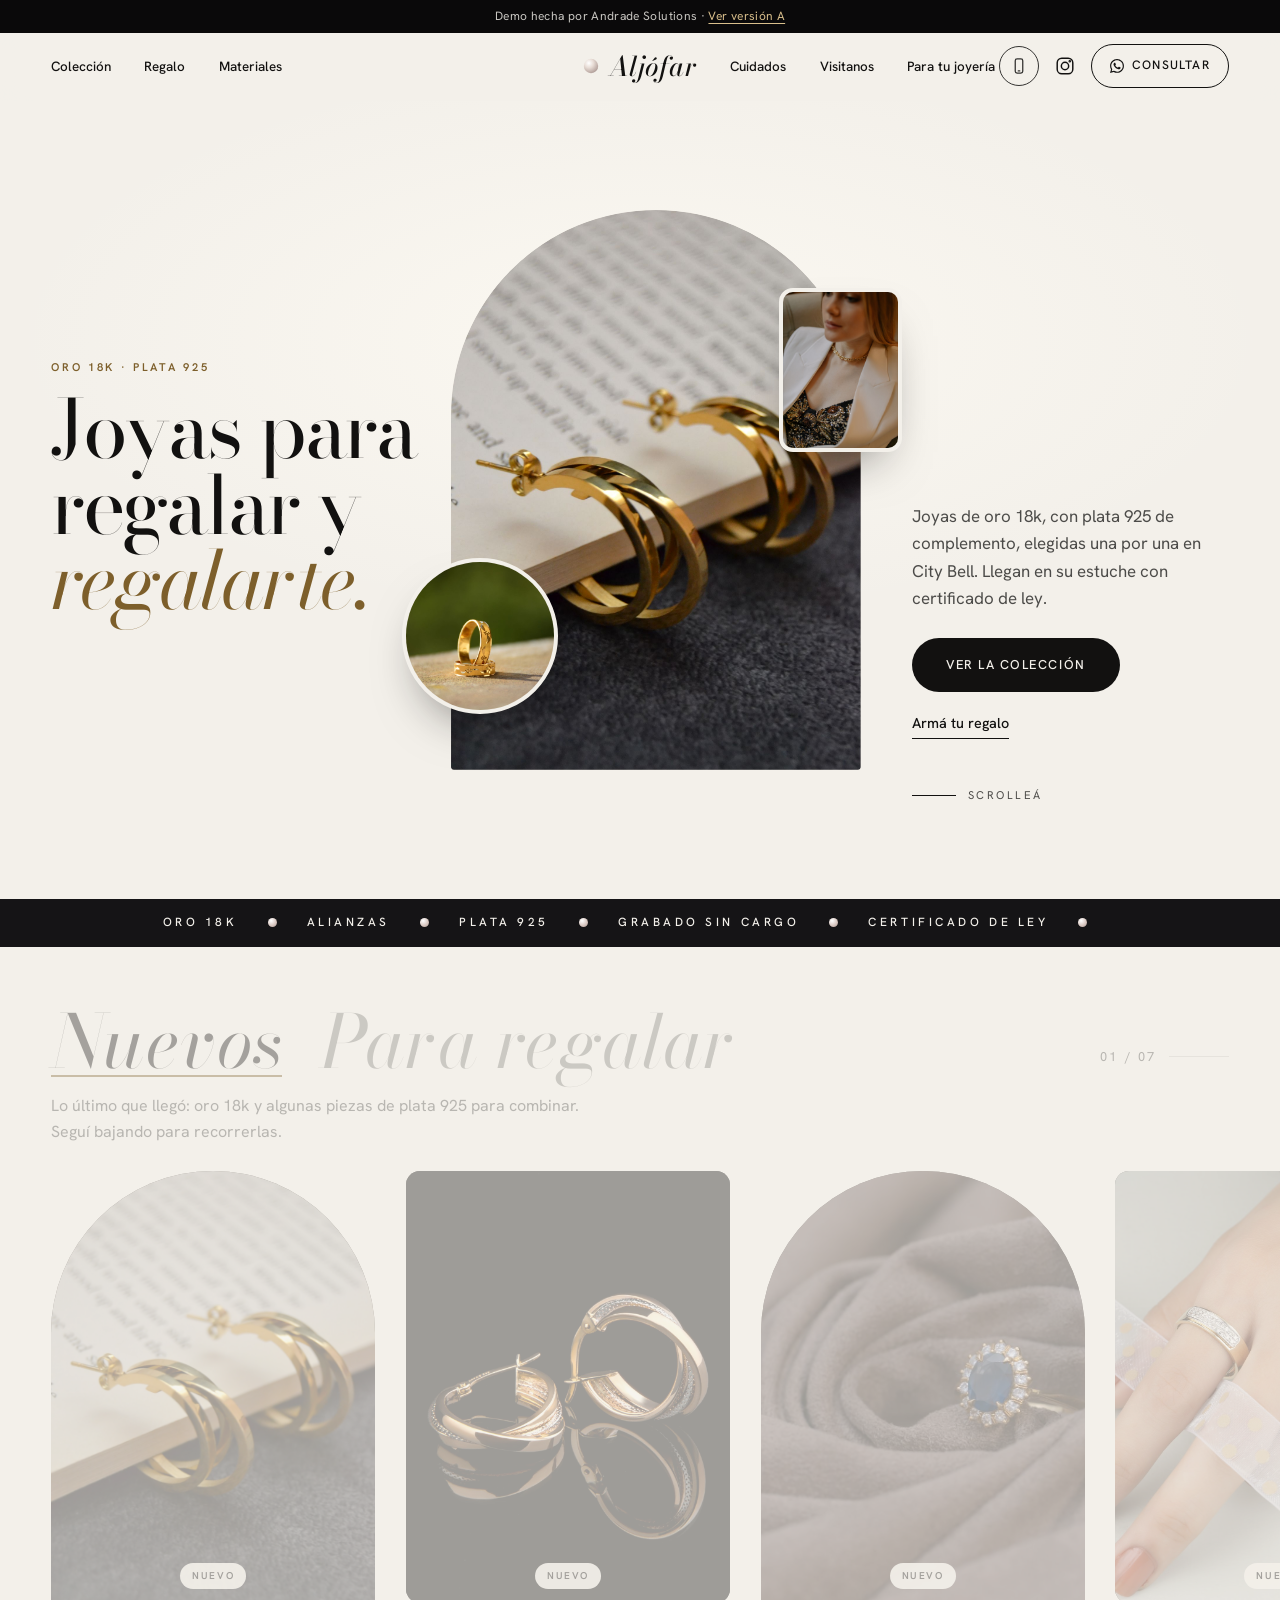
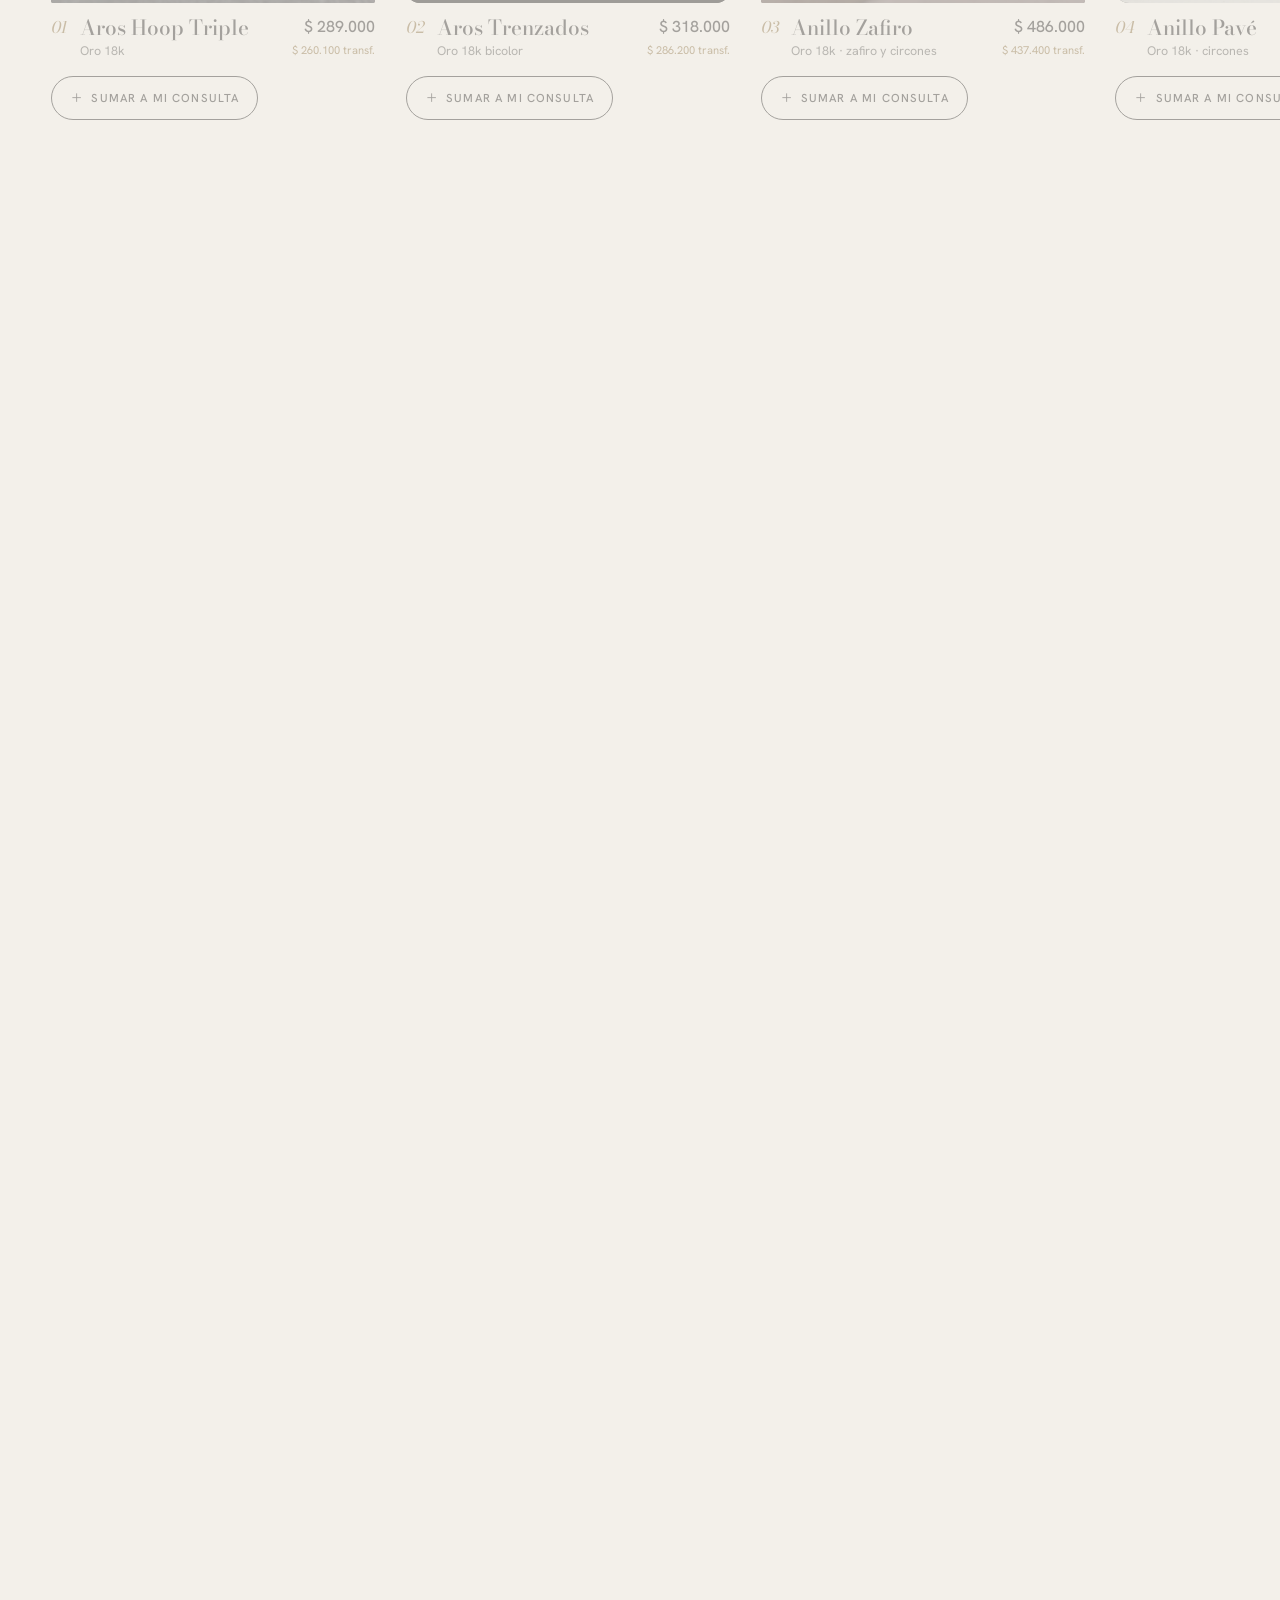
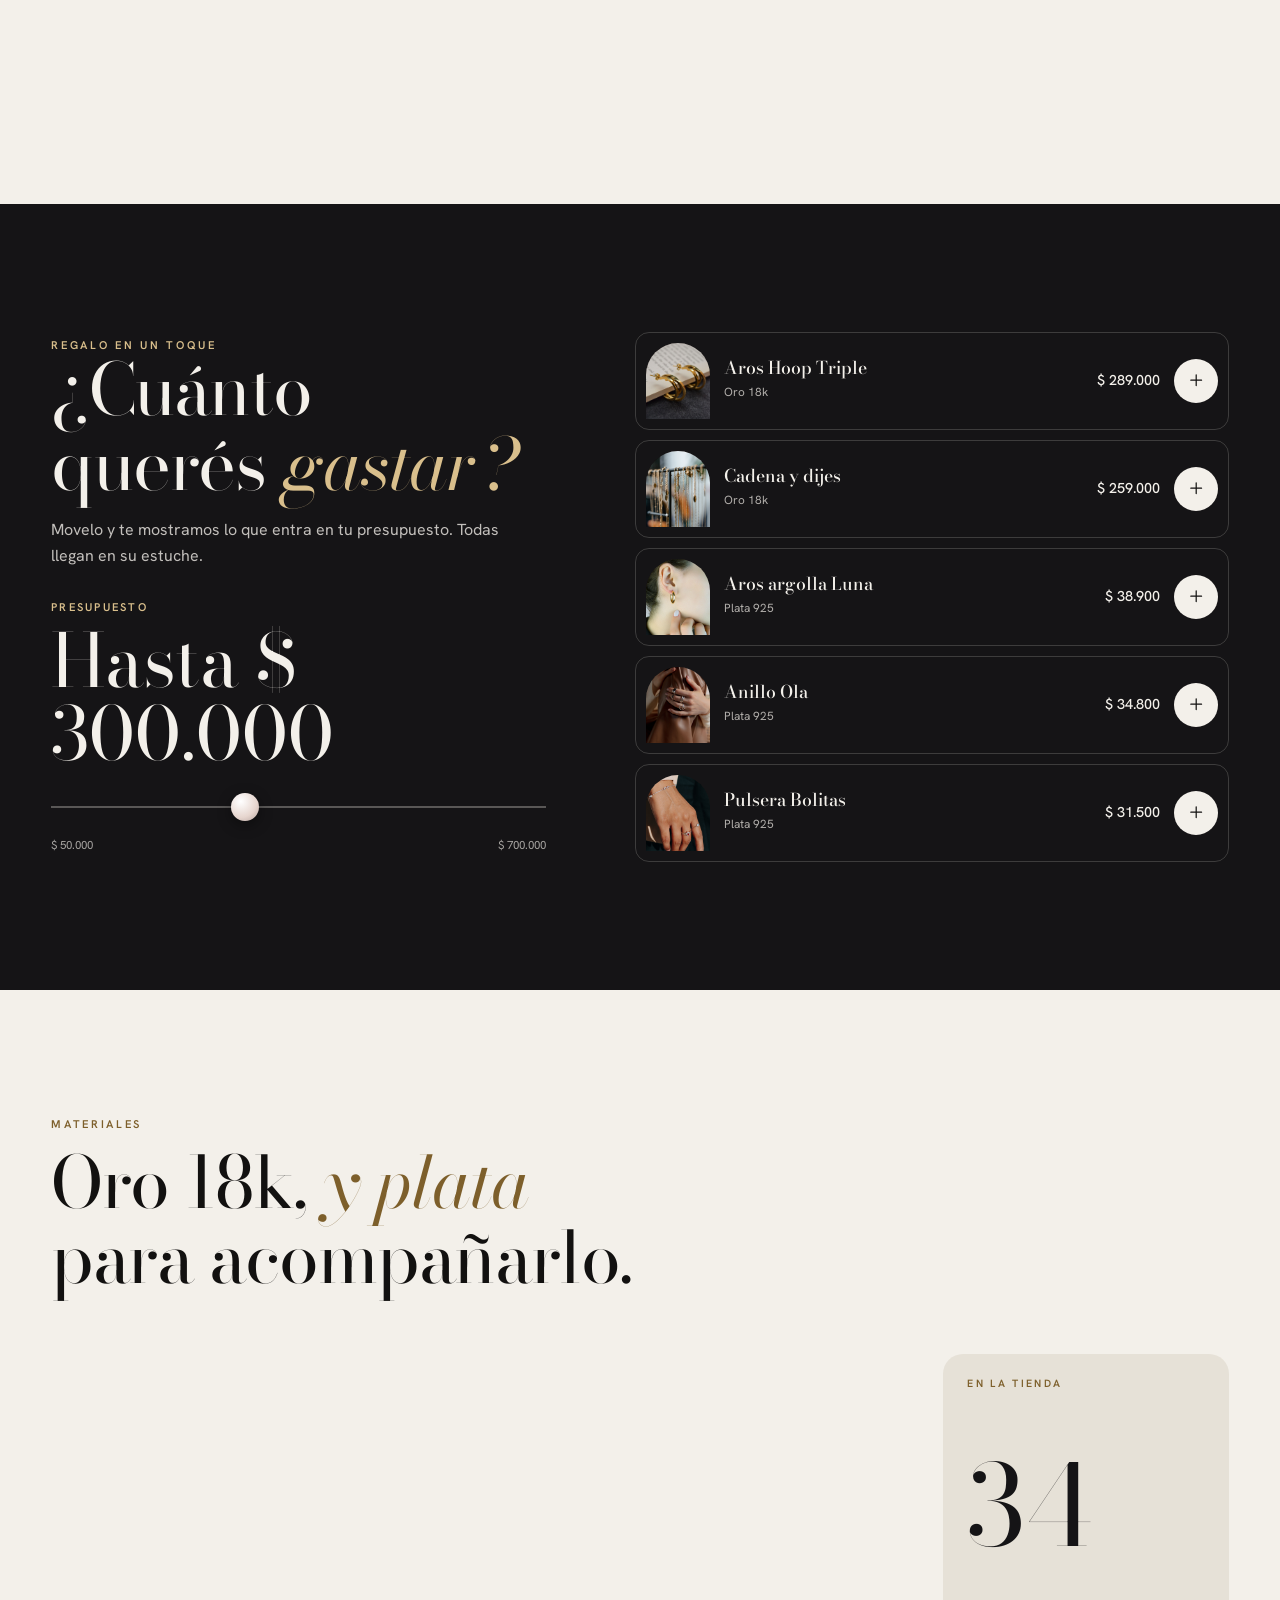
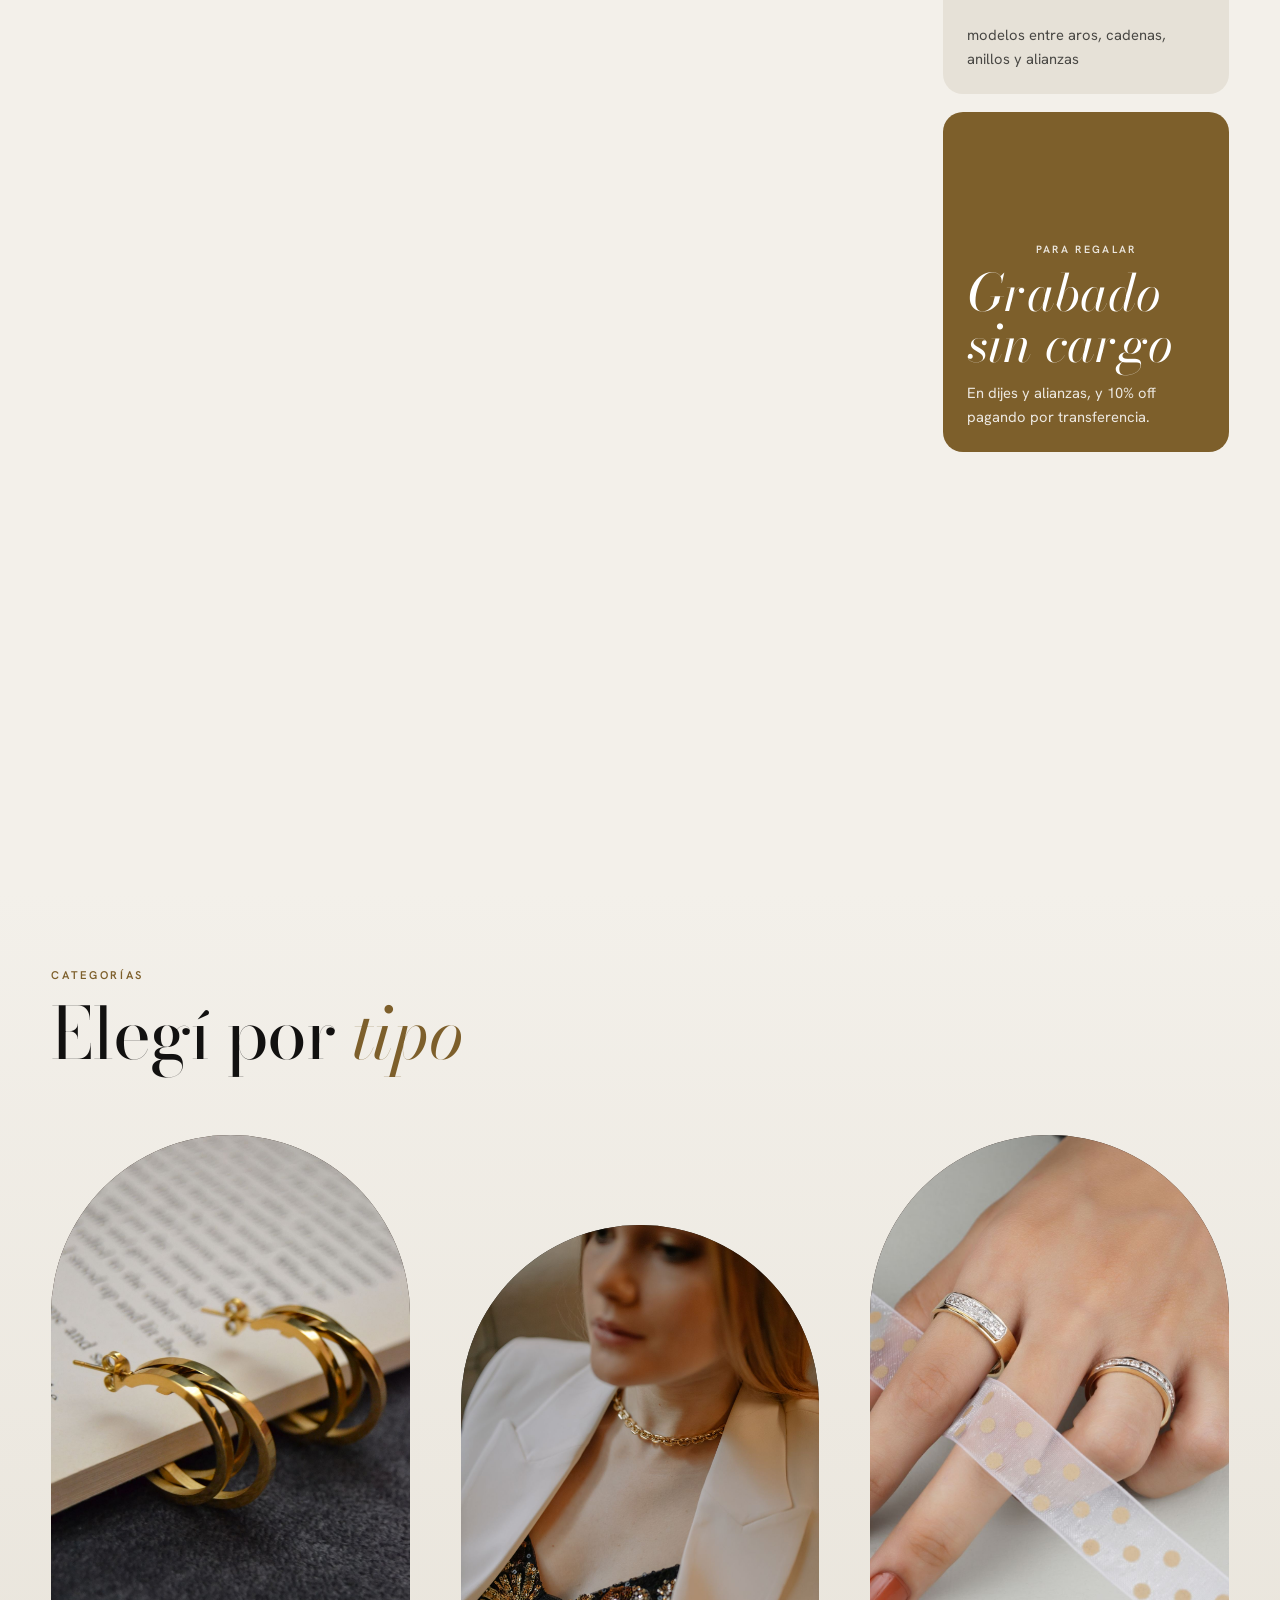
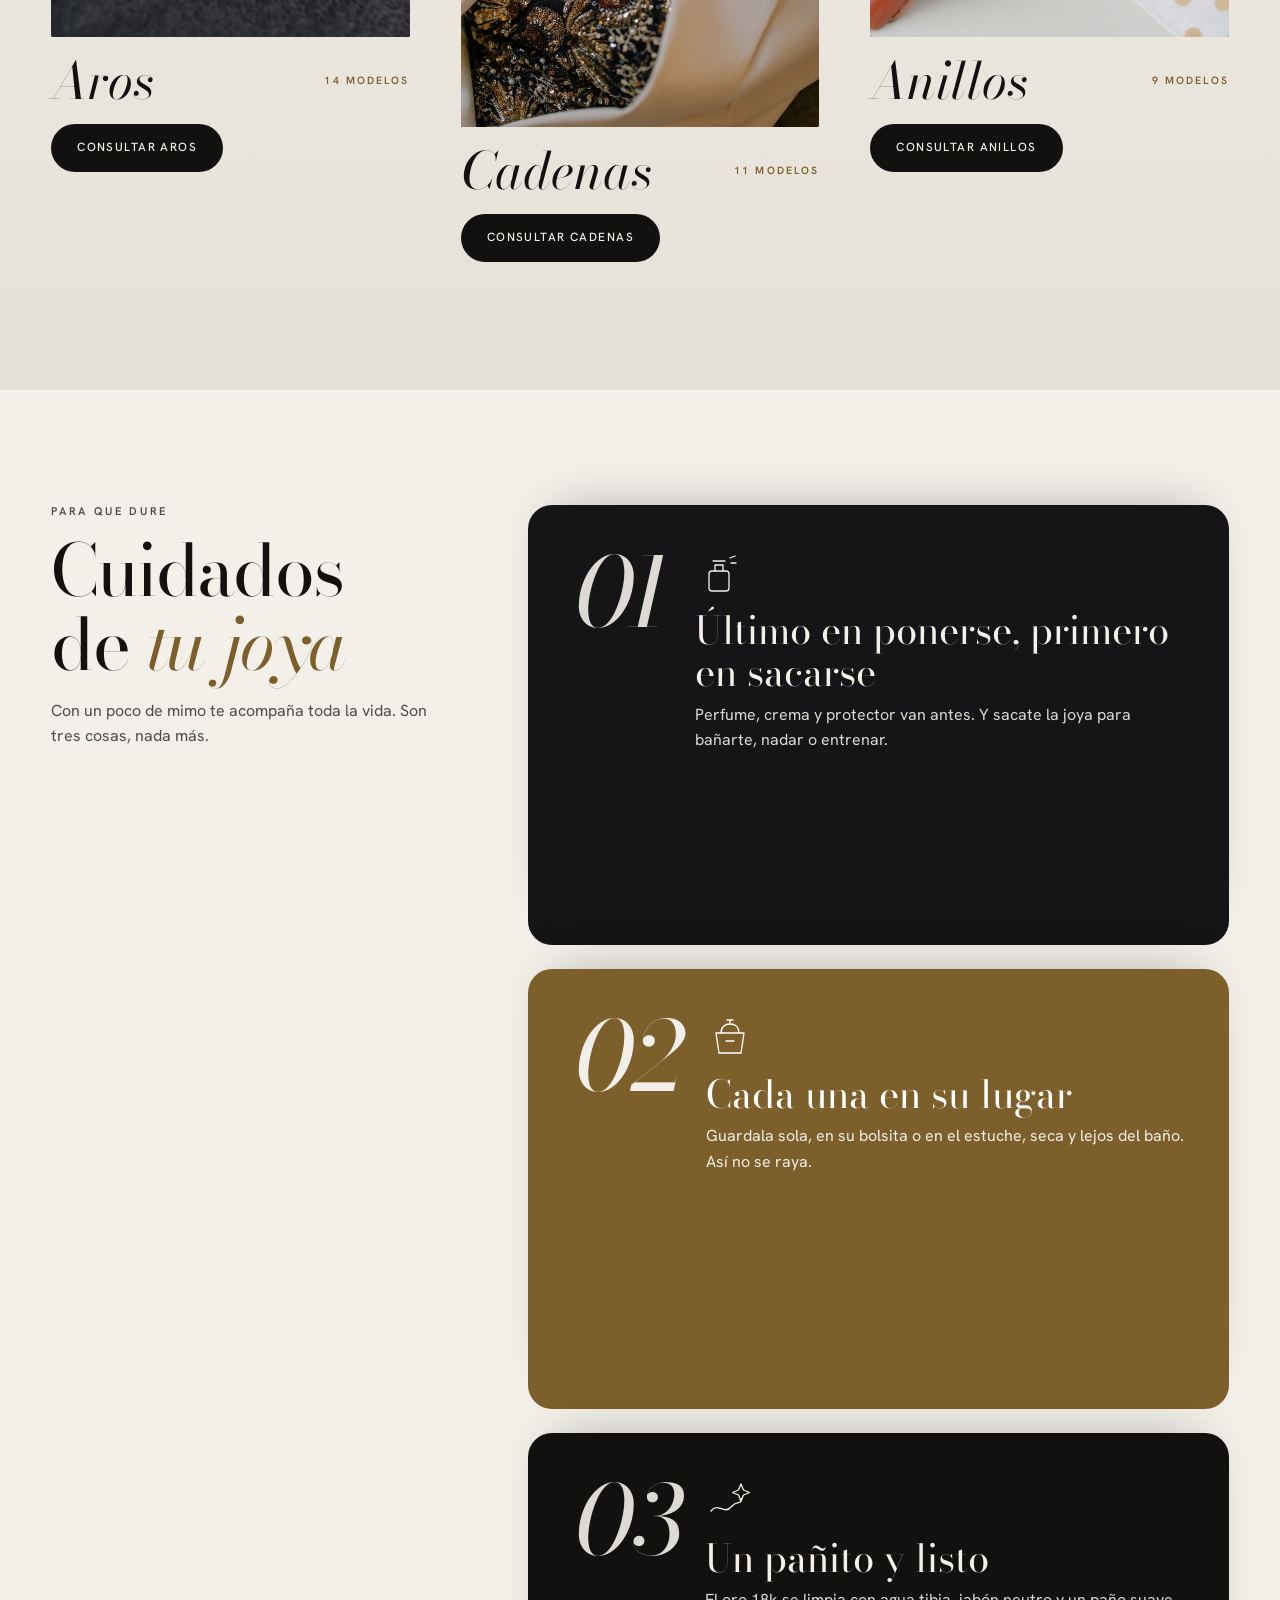
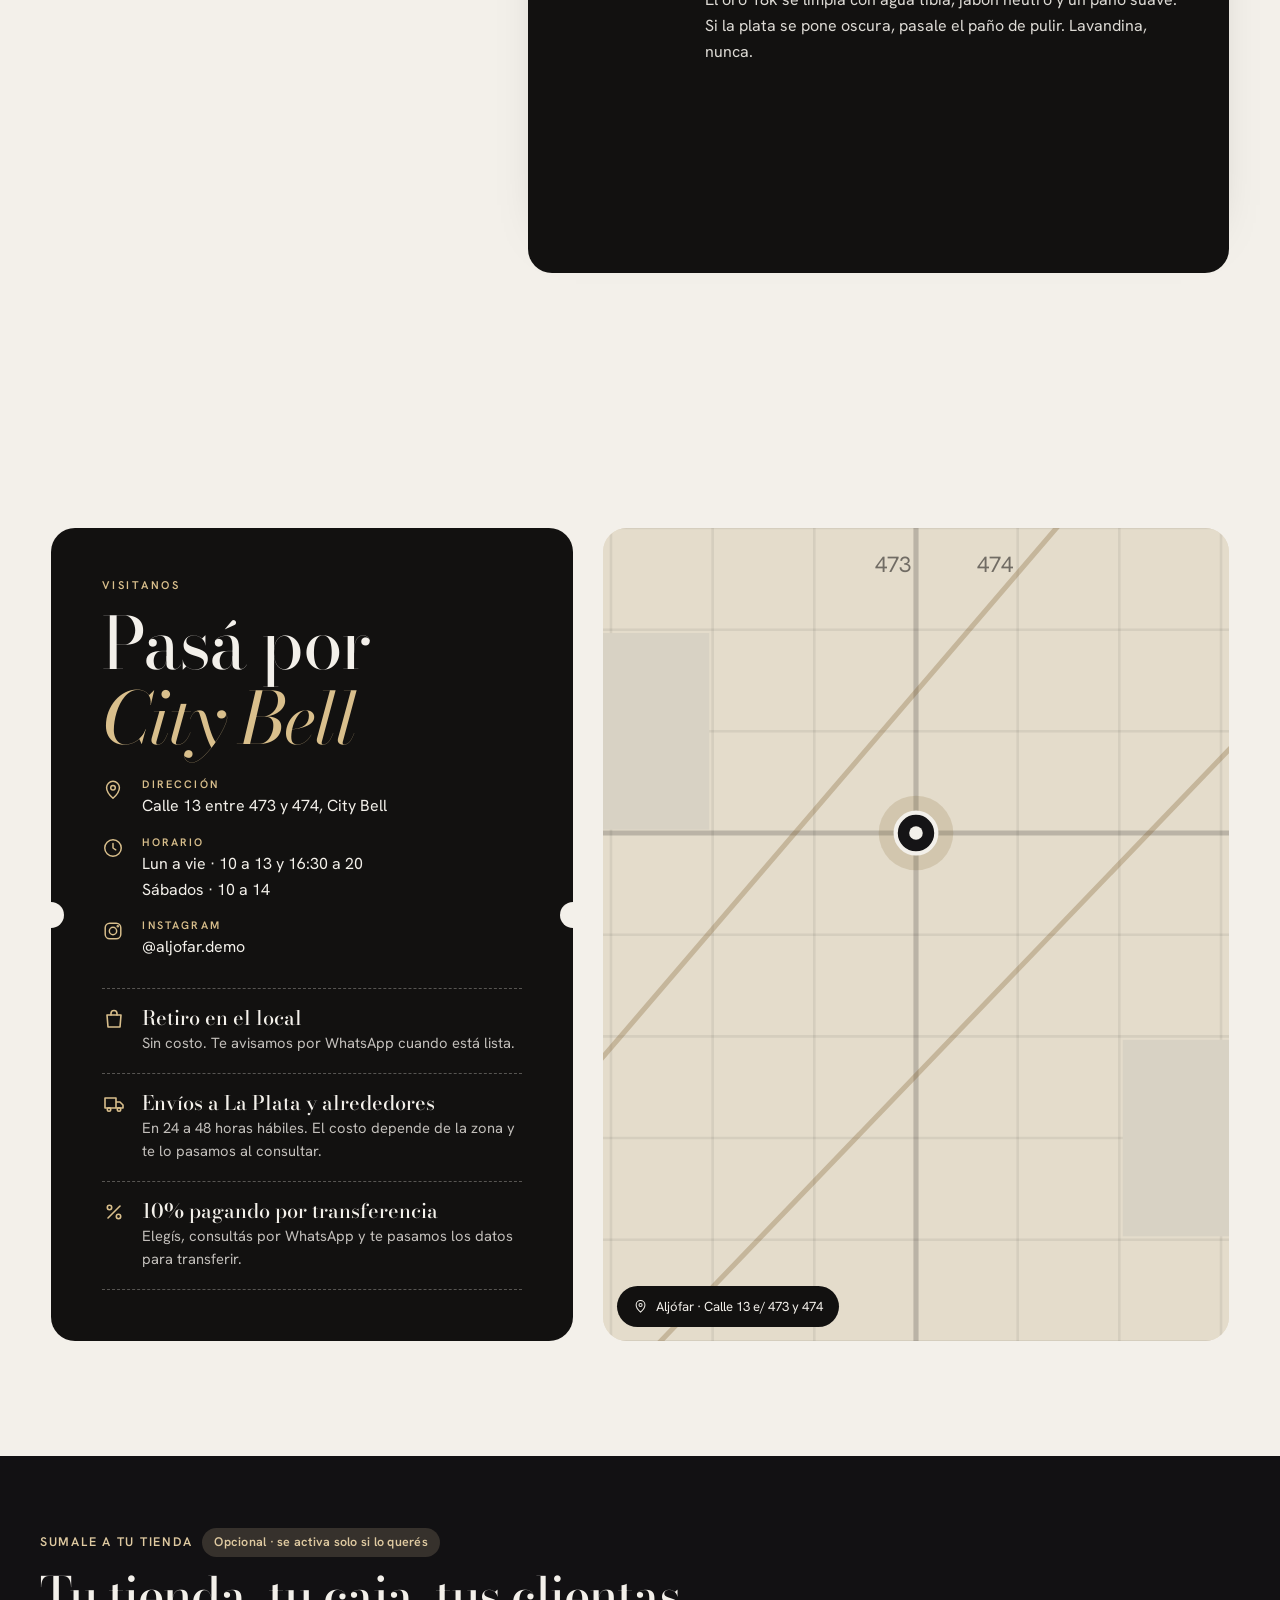
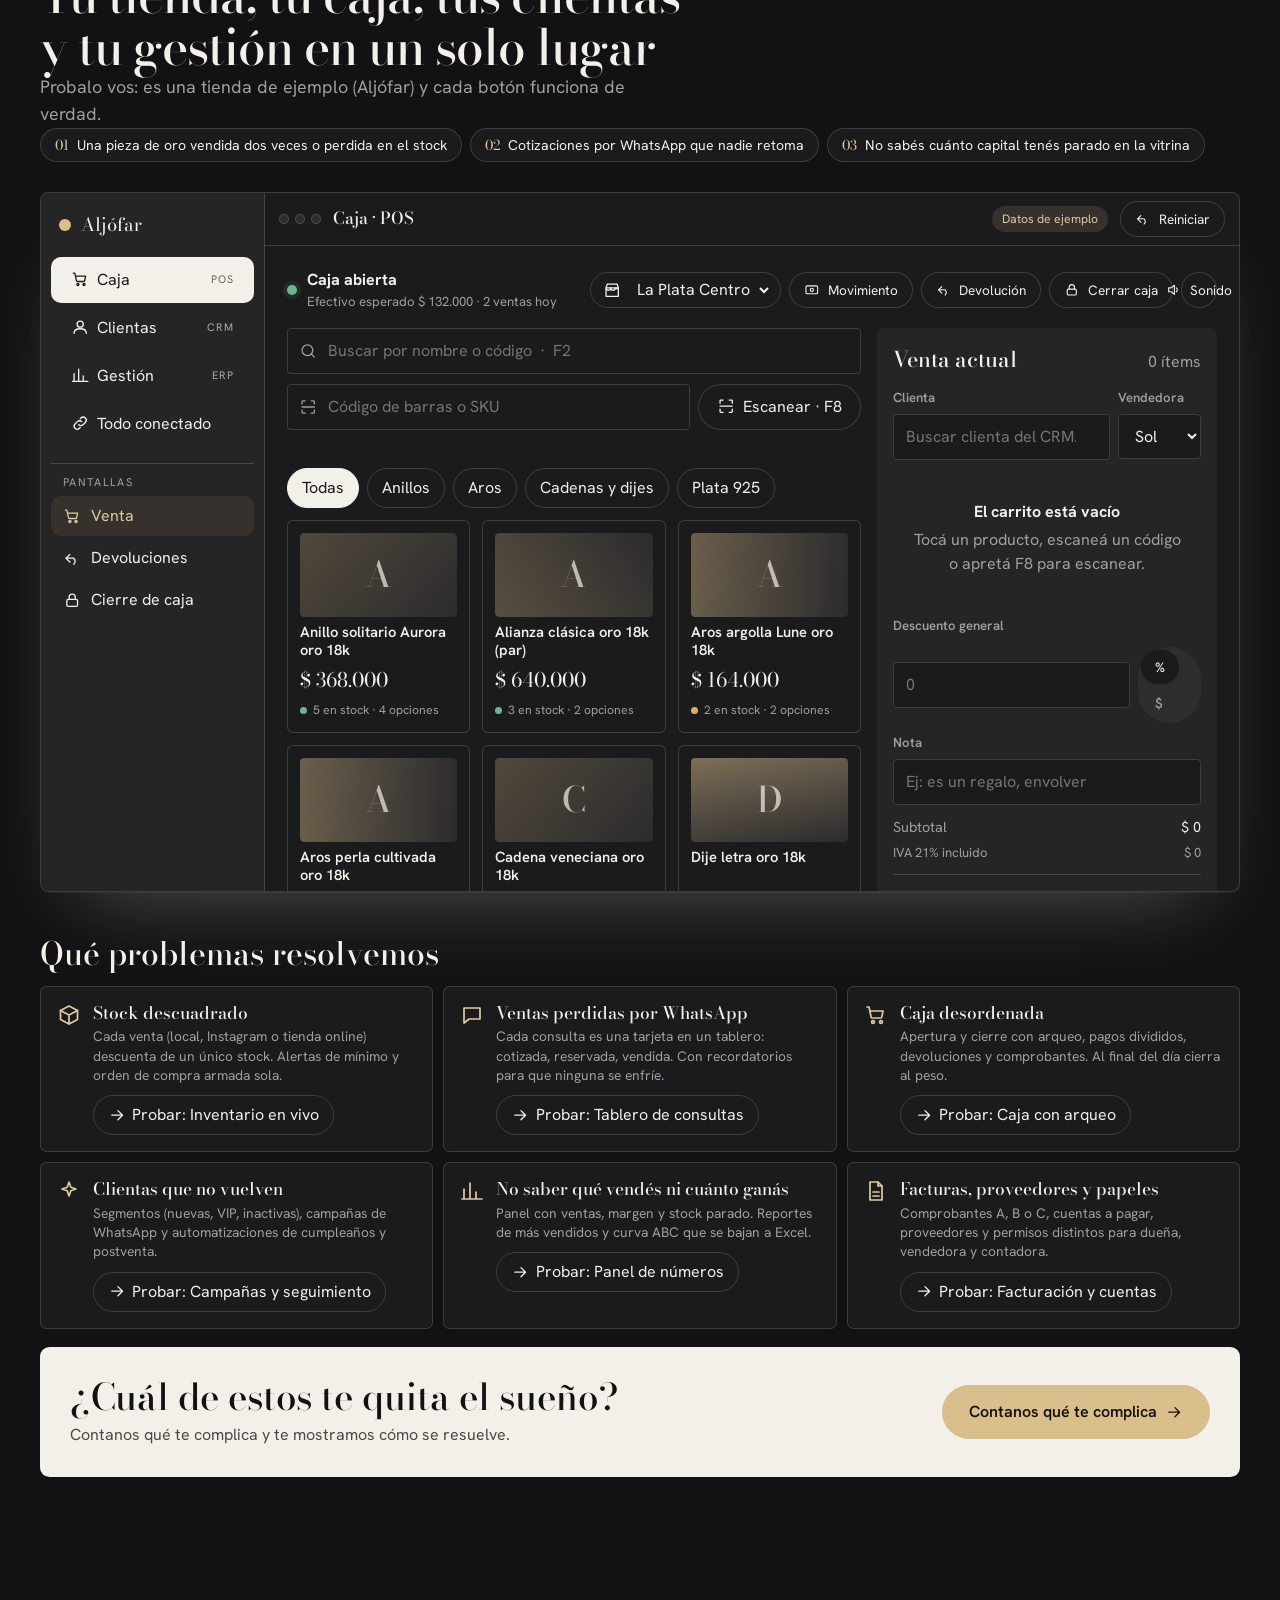
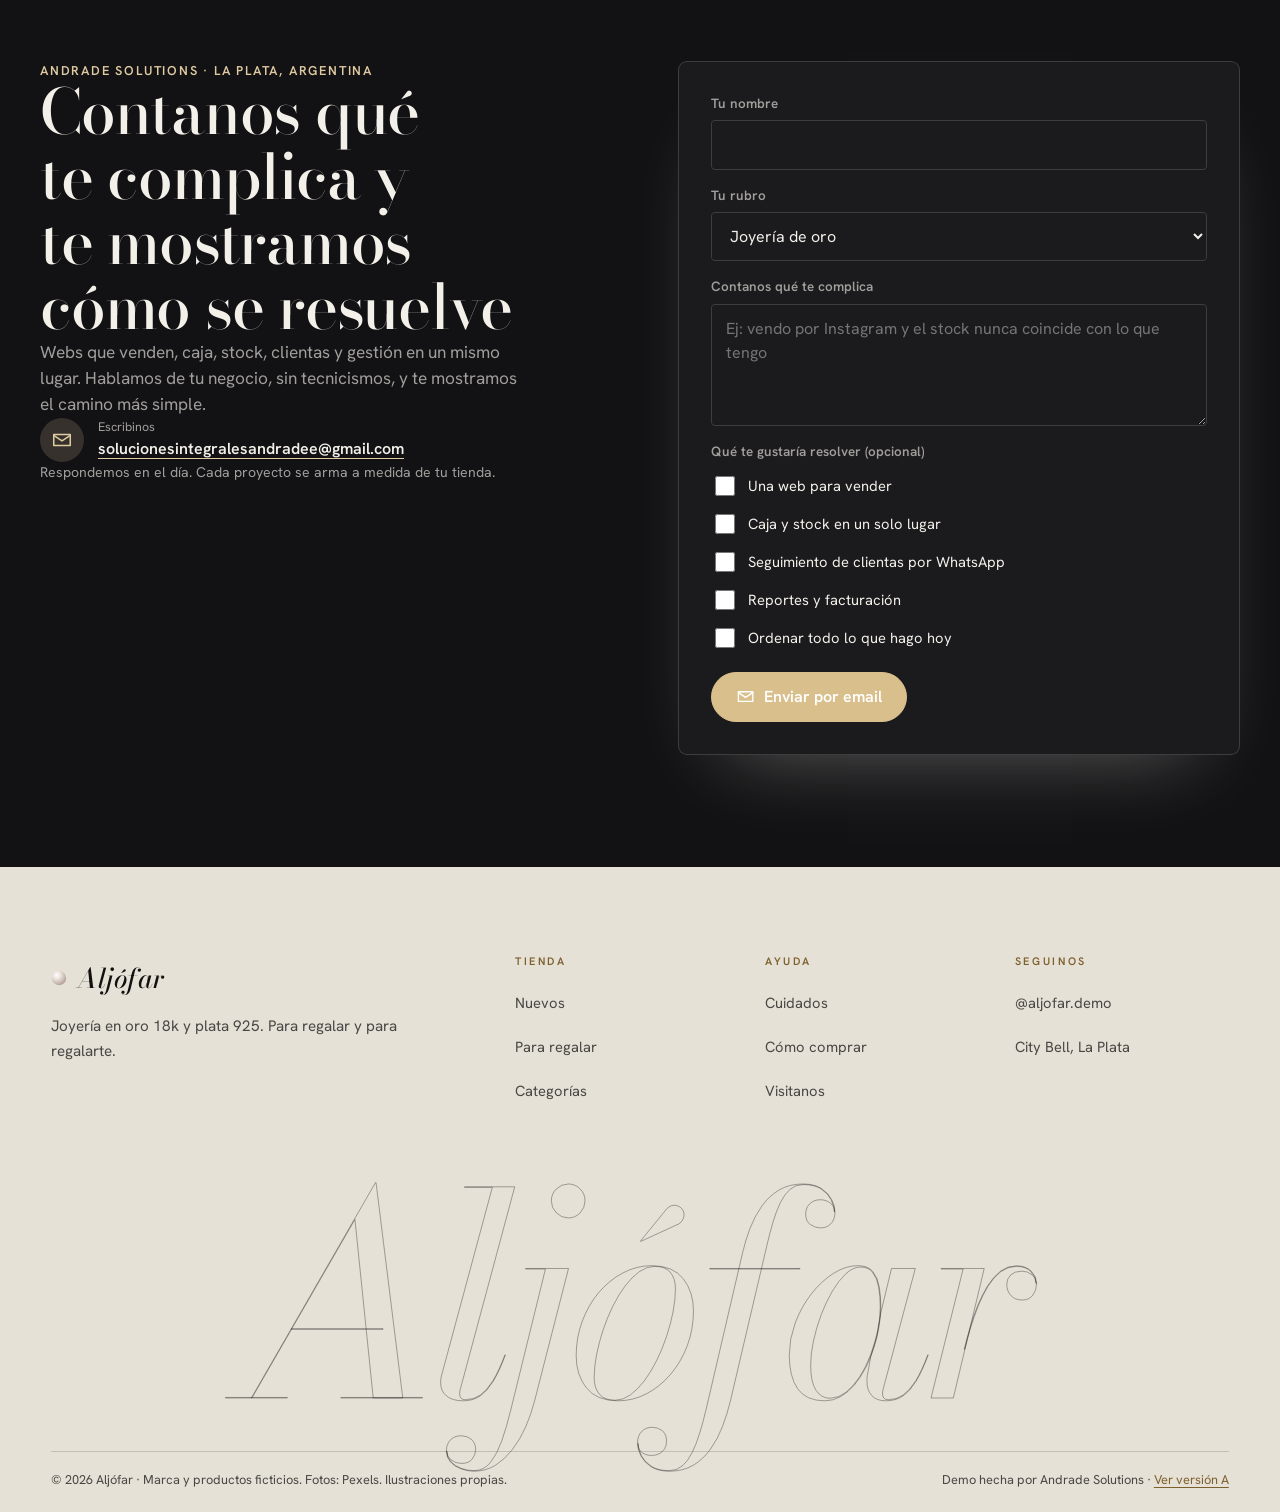
<file: joyeria/v2/index.html>
<!doctype html>
<html lang="es-AR">
<head>
<meta charset="utf-8">
<meta name="viewport" content="width=device-width, initial-scale=1">
<meta name="robots" content="noindex">
<title>Aljófar · Joyería en oro 18k en City Bell (versión B)</title>
<meta name="description" content="Aljófar: joyería en oro 18k y plata 925 en City Bell. Elegí tu pieza y consultá por WhatsApp. Demo de tienda online (marca ficticia), versión B.">
<meta property="og:title" content="Aljófar · Oro 18k para regalar y regalarte">
<meta property="og:description" content="Oro 18k y plata 925 en City Bell. Mirá cómo podría ser tu tienda online.">
<meta property="og:image" content="https://solucionesintegralesandrade.github.io/joyeria/fotos/aros-hoop-triple.jpg">
<meta property="og:image:alt" content="Aros hoop de oro sobre una página de libro">
<meta property="og:type" content="website">
<meta property="og:locale" content="es_AR">
<meta name="theme-color" content="#f3f0ea">
<link rel="icon" type="image/svg+xml" href="data:image/svg+xml,%3Csvg xmlns=%27http://www.w3.org/2000/svg%27 viewBox=%270 0 32 32%27%3E%3Crect width=%2732%27 height=%2732%27 rx=%2716%27 fill=%27%23151416%27/%3E%3Ccircle cx=%2716%27 cy=%2720%27 r=%277%27 fill=%27none%27 stroke=%27%23d9bf8c%27 stroke-width=%272.400%27/%3E%3Cpath d=%27M16 4.200l4 4.800-4 5.400-4-5.400Z%27 fill=%27%23d9bf8c%27/%3E%3Cpath d=%27M12 9h8%27 stroke=%27%23151416%27 stroke-width=%27.9%27/%3E%3C/svg%3E">
<script>document.documentElement.classList.add('js');setTimeout(function(){if(!document.documentElement.classList.contains('live'))document.documentElement.classList.remove('js')},4000)</script>
<link rel="preconnect" href="https://fonts.googleapis.com">
<link rel="preconnect" href="https://fonts.gstatic.com" crossorigin>
<link rel="stylesheet" href="https://fonts.googleapis.com/css2?family=Bodoni+Moda:ital,opsz,wght@0,6..96,400;0,6..96,500;1,6..96,400;1,6..96,500&family=Hanken+Grotesk:wght@300;400;500;600&display=swap">
<style>
:root{--paper:#f3f0ea;--paper2:#e6e1d7;--ink:#121110;--em:#151416;--em2:#0a090a;--cu:#7d5f2b;--cu2:#d9bf8c;--mut:rgba(18,17,16,.74);--ln:rgba(18,17,16,.16);--serif:'Bodoni Moda','Didot',Georgia,'Times New Roman',serif;--sans:'Hanken Grotesk','Helvetica Neue',Arial,sans-serif;--ease:cubic-bezier(.22,1,.36,1);--px:clamp(18px,4vw,64px);--nav:68px;
--m-bg:#121110;--m-card:#1b2c25;--m-card2:#223830;--m-fg:#f3f0ea;--m-mut:rgba(243,240,234,.76);--m-ln:rgba(243,240,234,.18);--m-ac:#d9bf8c;--m-ac2:#a9884f;--m-ink:#121110;--m-serif:var(--serif);--m-sans:var(--sans);--m-r:8px;--m-h2w:400;--m-h3w:400}
*,*::before,*::after{box-sizing:border-box;margin:0;padding:0}
html{scroll-behavior:smooth;-webkit-text-size-adjust:100%;background:var(--paper);overflow-x:clip}
html.lock{overflow:hidden}
body{font:400 1rem/1.6 var(--sans);color:var(--ink);background:var(--paper);overflow-x:clip;-webkit-font-smoothing:antialiased;text-rendering:optimizeLegibility}
img,svg{display:block;max-width:100%}
a{color:inherit;text-decoration:none}
ul{list-style:none}
button{font:inherit;color:inherit;background:none;border:0;cursor:pointer;touch-action:manipulation}
:focus-visible{outline:2px solid var(--cu);outline-offset:3px;border-radius:4px}
.dk :focus-visible,.sm :focus-visible{outline-color:var(--cu2)}
em{font-style:italic}
::selection{background:var(--em);color:var(--paper)}
section[id]{scroll-margin-top:var(--nav)}
.sr{position:absolute;width:1px;height:1px;overflow:hidden;clip:rect(0 0 0 0);white-space:nowrap}.skip{position:absolute;left:-999px;top:0;background:var(--ink);color:var(--paper);padding:10px 16px;z-index:200}.skip:focus{left:8px;top:8px}
.ic{width:1.15em;height:1.15em;fill:none;stroke:currentColor;stroke-width:1.6;stroke-linecap:round;stroke-linejoin:round;flex:none}.ic.f{fill:currentColor;stroke:none}
.eyebrow{font:600 .7rem/1.2 var(--sans);letter-spacing:.24em;text-transform:uppercase;color:var(--cu)}
.dk .eyebrow{color:var(--cu2)}
h2{font:400 clamp(2.4rem,5.6vw,5rem)/1.04 var(--serif);letter-spacing:-.02em;text-wrap:balance}h2 em{color:var(--cu)}.dk h2 em{color:var(--cu2)}
/* cortina de entrada */
.curt{display:none}
.js .curt{display:grid;place-items:center;position:fixed;inset:0;z-index:150;background:var(--em);color:var(--paper);pointer-events:none;animation:curt 1.5s .35s var(--ease) forwards}
.curt span{font:italic 400 clamp(2rem,8vw,4rem)/1 var(--serif);letter-spacing:.04em;animation:cfade 1s .1s ease forwards}
@keyframes curt{0%{clip-path:inset(0 0 0 0)}100%{clip-path:inset(0 0 100% 0);visibility:hidden}}@keyframes cfade{to{opacity:0;transform:translateY(-10px)}}
/* franja y nav */
.sig{background:var(--em2);color:rgba(243,240,234,.82);font:400 12px/1.4 var(--sans);letter-spacing:.03em;text-align:center;padding:8px 14px;text-wrap:balance}
.sig a{position:relative;color:var(--cu2);text-decoration:underline;text-underline-offset:3px}.sig a::after,.fine a::after{content:"";position:absolute;inset:-14px -8px}.sig a:hover{color:#fff}
.nav{position:sticky;top:0;z-index:60;height:var(--nav);display:grid;grid-template-columns:1fr auto 1fr;align-items:center;padding:0 var(--px);background:rgba(243,240,234,.86);backdrop-filter:blur(14px) saturate(1.3);-webkit-backdrop-filter:blur(14px) saturate(1.3);border-bottom:1px solid transparent;transition:border-color .4s}
.nav.on{border-color:var(--ln)}
.logo{display:flex;align-items:center;justify-content:center;gap:10px;font:italic 500 1.7rem/1 var(--serif);letter-spacing:.02em;min-height:44px}
.pm{width:16px;height:16px}
.nl{display:none;gap:clamp(20px,2.6vw,40px);font-size:.84rem;font-weight:500}.nl.r{justify-content:flex-end}
.nl a{position:relative;padding:12px 0}.nl a::after{content:"";position:absolute;left:0;bottom:8px;height:1px;width:100%;background:var(--cu);transform:scaleX(0);transform-origin:right;transition:transform .45s var(--ease)}.nl a:hover::after{transform:scaleX(1);transform-origin:left}
.nr{display:flex;justify-content:flex-end;align-items:center;gap:4px}.igl{width:44px;height:44px;display:grid;place-items:center}.igl .ic{width:22px;height:22px}
.burger{width:44px;height:44px;display:grid;place-items:center;justify-self:start;margin-left:-10px}.burger .ic{width:24px;height:24px}
.wbtn{display:inline-flex;align-items:center;gap:8px;min-height:44px;padding:0 18px;border-radius:99px;border:1px solid var(--ink);font-size:.76rem;font-weight:500;letter-spacing:.1em;text-transform:uppercase;transition:background .3s,color .3s}.wbtn:hover{background:var(--ink);color:var(--paper)}.wbtn .t{display:none}
@media(min-width:960px){.nl{display:flex}.burger{display:none}.wbtn .t{display:inline}}
.menu{position:fixed;inset:0;z-index:55;background:var(--em);color:var(--paper);display:flex;flex-direction:column;justify-content:center;gap:6px;padding:var(--nav) var(--px) 0;clip-path:circle(0 at 30px 34px);transition:clip-path .8s var(--ease);visibility:hidden}
.menu.open{clip-path:circle(150vmax at 30px 34px);visibility:visible}
.menu a{font:italic 400 clamp(2.6rem,12vw,4rem)/1.15 var(--serif);opacity:0;transform:translateX(-20px);transition:opacity .6s,transform .7s var(--ease)}.menu.open a{opacity:1;transform:none}
.menu a:nth-child(2){transition-delay:.08s}.menu a:nth-child(3){transition-delay:.14s}.menu a:nth-child(4){transition-delay:.2s}.menu a:nth-child(5){transition-delay:.26s}
.menu small{margin-top:28px;opacity:.7;font-size:.8rem}
/* botones */
.btn{position:relative;overflow:hidden;display:inline-flex;align-items:center;justify-content:center;gap:10px;min-height:54px;padding:0 34px;border-radius:99px;background:var(--ink);color:var(--paper);font:500 .8rem/1 var(--sans);letter-spacing:.12em;text-transform:uppercase;transition:transform .35s var(--ease),background .35s,color .35s}
.btn::before{content:"";position:absolute;inset:0;background:var(--cu);transform:translateY(101%);transition:transform .5s var(--ease)}.btn:hover::before{transform:none}.btn>*{position:relative}
.btn.lt{background:var(--paper);color:var(--ink)}.btn.lt::before{background:var(--cu2)}
.lnk{position:relative;font-size:.9rem;font-weight:500;padding:12px 0}.lnk::after{content:"";position:absolute;left:0;right:0;bottom:8px;height:1px;background:currentColor;transform-origin:right;transition:transform .5s var(--ease)}.lnk:hover::after{transform:scaleX(.3)}
.mg{will-change:transform;transition:transform .3s var(--ease)}
/* portada */
.hero{position:relative;display:grid;gap:26px;padding:34px var(--px) 60px;overflow:hidden;isolation:isolate;background:radial-gradient(70% 50% at 50% 30%,#fbf8f1,transparent 70%),var(--paper)}
.hl h1{font:400 clamp(3.4rem,15.6vw,8rem)/.94 var(--serif);letter-spacing:-.03em;margin-top:16px}
.hl h1 .wd{display:inline-block}.js .hl h1 .wd{animation:wordin 1.2s var(--ease) both;animation-delay:calc(.9s + var(--i)*.12s)}
@keyframes wordin{from{opacity:0;transform:translateY(46px) rotate(4deg);filter:blur(10px)}}
.hl h1 em{color:var(--cu)}
.hm{position:relative;width:min(78vw,420px);justify-self:center;margin:6px 0 8px}
.arch{position:relative;aspect-ratio:3/4.1;border-radius:999px 999px 14px 14px;overflow:hidden;background:var(--paper2);box-shadow:0 40px 70px -40px rgba(18,17,16,.55)}
.js .arch{animation:archin 1.6s .8s var(--ease) both}@keyframes archin{from{clip-path:inset(100% 0 0 0 round 999px 999px 14px 14px)}to{clip-path:inset(0 0 0 0 round 999px 999px 14px 14px)}}
.arch img{position:absolute;inset:0;width:100%;height:100%;object-fit:cover}
.co{position:absolute;overflow:hidden;box-shadow:0 24px 50px -24px rgba(18,17,16,.6);border:4px solid var(--paper);background:var(--paper2);will-change:transform}
.co img{width:100%;height:100%;object-fit:cover}
.c1{left:-12%;bottom:10%;width:38%;aspect-ratio:1;border-radius:50%}
.c2{right:-10%;top:14%;width:30%;aspect-ratio:3/4;border-radius:14px}
.js .co{animation:fin 1.2s 1.7s var(--ease) both}@keyframes fin{from{opacity:0;transform:scale(.8) translateY(20px)}}
.hr .lead{color:var(--mut);max-width:28rem;font-size:1.06rem}
.cta{display:flex;align-items:center;flex-wrap:wrap;gap:8px 26px;margin-top:26px}
.js .hr>*,.js .hl .eyebrow{animation:rise 1.1s var(--ease) both}.js .hl .eyebrow{animation-delay:.8s}.js .hr .lead{animation-delay:1.7s}.js .hr .cta{animation-delay:1.85s}
@keyframes rise{from{opacity:0;transform:translateY(20px)}}
.scr{display:none}
@media(min-width:960px){
.hero{grid-template-columns:1.1fr auto 1fr;align-items:center;gap:clamp(24px,4vw,72px);min-height:calc(100svh - var(--nav) - 34px);padding:20px var(--px) 40px}
.hl{position:relative;z-index:3}.hl h1{font-size:clamp(4rem,6.3vw,8.4rem);margin-right:-7vw}
.hm{width:min(32vw,calc(72svh*.73));margin:0}
.hr{align-self:end;padding-bottom:6vh}
.scr{display:flex;align-items:center;gap:12px;margin-top:40px;font-size:.7rem;letter-spacing:.22em;text-transform:uppercase;color:var(--mut)}.scr i{width:44px;height:1px;background:var(--ink);transform-origin:left}

}
/* franja de perlas */
.pearls{background:var(--em);color:var(--paper);overflow:hidden;padding:18px var(--px,16px)}
.pearls div{display:flex;flex-wrap:wrap;justify-content:center;align-items:center;gap:12px 0}
.pearls span{font:500 .74rem/1 var(--sans);letter-spacing:.3em;text-transform:uppercase;display:inline-flex;align-items:center;gap:30px;padding-right:30px}
.pearls span::after{content:"";width:9px;height:9px;border-radius:50%;background:radial-gradient(circle at 35% 30%,#fff,#d6c4bd 60%,#a39290)}

/* revelado */
.js .rv{opacity:0;transform:translateY(34px);transition:opacity 1s var(--ease),transform 1.2s var(--ease);transition-delay:var(--d,0s)}.js .rv.in{opacity:1;transform:none}
.js .rc{clip-path:inset(0 0 100% 0);transition:clip-path 1.4s var(--ease);transition-delay:var(--d,0s)}.js .rc.in{clip-path:inset(0 0 0 0)}
/* lookbook horizontal */
.lb{position:relative;background:var(--paper)}
.lb-pin{padding:clamp(60px,8vw,110px) 0 clamp(50px,6vw,80px)}
.lb.pin .lb-pin{position:sticky;top:var(--nav);height:calc(100svh - var(--nav));padding:3vh 0 3vh;display:flex;flex-direction:column;justify-content:center;overflow:hidden}
.lbh{display:flex;justify-content:space-between;align-items:flex-end;gap:16px 40px;flex-wrap:wrap;padding:0 var(--px)}
.tabs{display:flex;gap:6px clamp(20px,3vw,44px);flex-wrap:wrap}
.tab{min-height:48px;font:italic 400 clamp(2.3rem,6vw,4.6rem)/1 var(--serif);color:rgba(18,17,16,.5);transition:color .35s;position:relative}.tab:hover{color:var(--ink)}.tab[aria-selected=true]{color:var(--ink)}.tab[aria-selected=true]::after{content:"";position:absolute;left:0;right:0;bottom:2px;height:2px;background:var(--cu)}
.cnt2{font:400 .8rem/1 var(--sans);letter-spacing:.2em;color:var(--mut);min-height:44px;display:flex;align-items:center;gap:12px}.cnt2 i{display:block;width:60px;height:1px;background:var(--ln);position:relative}.cnt2 i b{position:absolute;left:0;top:0;height:1px;background:var(--cu);width:var(--pp,0%)}
.sub{margin:14px var(--px) 0;color:var(--mut);max-width:34rem}
.lb-rail{margin-top:clamp(22px,3vh,40px);overflow-x:auto;scroll-snap-type:x mandatory;scrollbar-width:none;overscroll-behavior-x:contain}.lb-rail::-webkit-scrollbar{display:none}
.lb.pin .lb-rail{overflow:hidden;scroll-snap-type:none}
.lb-track{display:flex;gap:clamp(18px,2.4vw,40px);padding:0 var(--px);width:max-content;will-change:transform}
.lc{position:relative;flex:none;scroll-snap-align:start;display:flex;flex-direction:column;gap:14px}
.lc-i{display:block;text-align:left}
.lc .img{position:relative;display:block;height:min(48svh,520px);aspect-ratio:3/4;border-radius:14px;overflow:hidden;background:radial-gradient(90% 70% at 50% 38%,var(--g1),var(--g2));transition:border-radius .8s var(--ease),transform .8s var(--ease)}
.lc .img.ar{border-radius:999px 999px 14px 14px}
.lc:hover .img{transform:translateY(-8px)}
.lc .img svg,.ph2{position:absolute;inset:0;width:100%;height:100%;transition:transform 1.2s var(--ease)}
.ph2{object-fit:cover;transform:scale(var(--z,1))}
.tg2{position:absolute;left:50%;transform:translateX(-50%);bottom:14px;z-index:2;font:600 .62rem/1 var(--sans);letter-spacing:.16em;text-transform:uppercase;padding:8px 12px;border-radius:99px;background:rgba(243,240,234,.92);color:var(--ink);white-space:nowrap;max-width:90%;overflow:hidden;text-overflow:ellipsis}
.lc-t{display:grid;grid-template-columns:auto 1fr auto;gap:12px;align-items:start;max-width:min(78vw,calc(min(48svh,520px)*.75))}
.lc-t .no{font:italic 400 1rem/1.3 var(--serif);color:var(--cu)}
.lc-t h3{font:500 1.3rem/1.1 var(--serif)}.lc-t p{font-size:.78rem;color:var(--mut);margin-top:2px}
.lc-p{text-align:right}.lc-p b{display:block;font:500 1rem/1.2 var(--sans)}.lc-p small{font-size:.7rem;color:var(--cu)}
.lc-a{align-self:flex-start;min-height:44px;padding:0 18px;border:1px solid var(--ink);border-radius:99px;font-size:.72rem;font-weight:500;letter-spacing:.1em;text-transform:uppercase;display:inline-flex;align-items:center;gap:8px;transition:background .3s,color .3s}.lc-a:hover{background:var(--ink);color:var(--paper)}
.lc-end{flex:none;display:flex;align-items:center;padding:0 6vw;font:italic 400 clamp(1.6rem,3vw,2.6rem)/1.1 var(--serif);color:var(--mut);max-width:20rem}
#cur{position:fixed;left:0;top:0;z-index:90;width:88px;height:88px;margin:-44px 0 0 -44px;border-radius:50%;background:var(--cu);color:#fff;display:grid;place-items:center;font:600 .7rem/1 var(--sans);letter-spacing:.18em;text-transform:uppercase;pointer-events:none;transform:translate3d(-100px,-100px,0) scale(0);transition:opacity .3s;opacity:0}#cur.on{opacity:1}#cur i{font-style:normal;transition:transform .35s var(--ease)}
/* regalo por presupuesto */
.gf{background:var(--em);color:var(--paper);padding:clamp(70px,10vw,150px) var(--px);display:grid;gap:44px}
.gf p.in{color:rgba(243,240,234,.78);max-width:28rem;margin-top:16px}
.rg{margin-top:34px}.rg label{display:block;font:600 .7rem/1 var(--sans);letter-spacing:.2em;text-transform:uppercase;color:var(--cu2);margin-bottom:10px}
.rg output{display:block;font:400 clamp(2.6rem,7vw,4.6rem)/1 var(--serif);margin-bottom:14px}
.rg input{-webkit-appearance:none;appearance:none;width:100%;height:44px;background:transparent;cursor:pointer}
.rg input::-webkit-slider-runnable-track{height:2px;background:rgba(243,240,234,.3)}.rg input::-moz-range-track{height:2px;background:rgba(243,240,234,.3)}
.rg input::-webkit-slider-thumb{-webkit-appearance:none;width:28px;height:28px;margin-top:-13px;border-radius:50%;background:radial-gradient(circle at 35% 30%,#fff,#e6d5ce 60%,#b4a29d);border:0;box-shadow:0 4px 14px rgba(0,0,0,.4)}
.rg input::-moz-range-thumb{width:28px;height:28px;border-radius:50%;background:radial-gradient(circle at 35% 30%,#fff,#e6d5ce 60%,#b4a29d);border:0}
.rg input:focus-visible{outline:2px solid var(--cu2);outline-offset:4px}
.rg small{display:flex;justify-content:space-between;font-size:.72rem;color:rgba(243,240,234,.65)}
.gfl{display:grid;gap:10px;align-content:start;min-height:120px}
.gi{display:grid;grid-template-columns:64px 1fr auto auto;gap:14px;align-items:center;padding:10px;border:1px solid rgba(243,240,234,.18);border-radius:14px;animation:gin .6s var(--ease) both;animation-delay:calc(var(--i)*.06s)}@keyframes gin{from{opacity:0;transform:translateX(24px)}}
.gi .th{position:relative;width:64px;height:76px;border-radius:999px 999px 8px 8px;overflow:hidden;background:radial-gradient(90% 70% at 50% 38%,var(--g1),var(--g2))}.gi .th svg,.gi .th img{position:absolute;inset:0;width:100%;height:100%;object-fit:cover}
.gi b{font:500 1.1rem/1.15 var(--serif);display:block}.gi small{font-size:.74rem;color:rgba(243,240,234,.7)}.gi span.p{font-size:.9rem;font-weight:500}
.gi button{width:44px;height:44px;border-radius:50%;background:var(--paper);color:var(--ink);display:grid;place-items:center;transition:background .3s,transform .4s var(--ease)}.gi button:hover{background:var(--cu2);transform:scale(1.08)}
.gfe{color:rgba(243,240,234,.75);padding:10px 0}
@media(min-width:900px){.gf{grid-template-columns:5fr 6fr;gap:7vw;align-items:center}}
@media(max-width:520px){.gi{grid-template-columns:56px 1fr auto;gap:10px}.gi span.p{display:none}.gi .th{width:56px;height:68px}}
/* materiales en bento */
.bn{padding:clamp(70px,10vw,150px) var(--px)}
.bn h2{margin:14px 0 clamp(30px,5vw,60px);max-width:14em}
.bn-g{display:grid;gap:12px}
.b{position:relative;overflow:hidden;border-radius:20px;min-height:340px;padding:24px;display:flex;flex-direction:column;justify-content:flex-end;isolation:isolate;color:#fff;background:radial-gradient(90% 70% at 50% 38%,var(--g1,#2b3d34),var(--g2,#0a090a))}
.b>img,.b>svg{position:absolute;inset:0;width:100%;height:100%;object-fit:cover;z-index:-2;transition:transform 1.6s var(--ease)}
.b::after{content:"";position:absolute;inset:0;z-index:-1;background:linear-gradient(0deg,rgba(5,5,5,.78),transparent 62%)}
.b small{font:600 .66rem/1 var(--sans);letter-spacing:.22em;text-transform:uppercase;color:var(--cu2)}
.b h3{font:400 clamp(2rem,4vw,3.2rem)/1 var(--serif);margin:8px 0 8px}.b p{font-size:.92rem;max-width:26rem;color:rgba(255,255,255,.86)}
.b.st{background:var(--paper2);color:var(--ink);justify-content:space-between}.b.st::after{display:none}
.b.st b{font:400 clamp(4rem,9vw,7rem)/.9 var(--serif);color:var(--em)}.b.st small{color:var(--cu)}.b.st p{color:var(--mut)}
.b.qt{background:var(--cu);color:#fff}.b.qt::after{display:none}.b.qt small{color:#fff;opacity:.85}.b.qt h3{font-style:italic}
.b.bj{min-height:300px}
@media(min-width:900px){.bn-g{grid-template-columns:repeat(4,1fr);grid-template-rows:repeat(2,minmax(250px,auto)) minmax(300px,auto)}
.b1{grid-column:1/3;grid-row:1/3}.b2{grid-column:3;grid-row:1/3}.b4{grid-column:4;grid-row:1}.b5{grid-column:4;grid-row:2}.b3{grid-column:1/5;grid-row:3}}
/* categorías en arcos */
.ars{padding:clamp(40px,6vw,90px) var(--px) clamp(70px,10vw,150px);background:linear-gradient(180deg,var(--paper),var(--paper2))}
.ars h2{margin:14px 0 clamp(30px,5vw,64px)}
.ar-g{display:grid;gap:44px;max-width:1300px;margin:0 auto}
.ar{display:flex;flex-direction:column;gap:18px;max-width:420px;width:100%;margin:0 auto}
.ar .im{position:relative;aspect-ratio:3/4.2;border-radius:999px 999px 14px 14px;overflow:hidden;background:radial-gradient(90% 70% at 50% 38%,var(--c,#3a2619),#120c09)}
.ar .im img{position:absolute;inset:0;width:100%;height:100%;object-fit:cover;transition:transform 1.4s var(--ease)}.ar .im img.neg{filter:invert(1) sepia(.3) brightness(.92)}
.ar .tx{display:flex;justify-content:space-between;align-items:center;gap:12px}.ar h3{font:italic 400 clamp(2.4rem,4vw,3.6rem)/1 var(--serif)}.ar small{font:600 .66rem/1 var(--sans);letter-spacing:.2em;text-transform:uppercase;color:var(--cu)}
.ar .btn{align-self:flex-start;min-height:48px;padding:0 26px;font-size:.74rem}
@media(min-width:900px){.ar-g{grid-template-columns:repeat(3,1fr);gap:clamp(24px,4vw,64px)}.ar:nth-child(2){margin-top:90px}}
/* cuidados apilados */
.cu{background:var(--paper);padding:clamp(70px,9vw,130px) var(--px) clamp(70px,9vw,130px);display:grid;gap:40px 6vw}
.cu h2{margin:14px 0 16px}.cu p.in{color:var(--mut);max-width:24rem}
.cs{position:relative}
.sc{position:sticky;top:calc(var(--nav) + 18px + var(--k)*22px);min-height:min(62svh,440px);border-radius:24px;padding:clamp(24px,4vw,44px);margin-bottom:24px;display:grid;grid-template-columns:auto 1fr;gap:6px 22px;align-content:start;box-shadow:0 -20px 50px -30px rgba(0,0,0,.35)}
.sc:nth-child(1){background:var(--em);color:var(--paper)}.sc:nth-child(2){background:var(--cu);color:#fff}.sc:nth-child(3){background:var(--ink);color:var(--paper)}
.sc .n{font:italic 400 clamp(3.6rem,8vw,6rem)/.9 var(--serif);opacity:.9;grid-row:span 2}
.sc svg{width:48px;height:48px;fill:none;stroke:currentColor;stroke-width:1.3;stroke-linecap:round;stroke-linejoin:round;margin-bottom:12px;stroke-dasharray:1;stroke-dashoffset:0;transition:stroke-dashoffset 1.8s var(--ease) .3s}
.sc svg *{stroke-dasharray:1;stroke-dashoffset:0;transition:stroke-dashoffset 1.8s var(--ease) .3s}
.js .sc:not(.in) svg *{stroke-dashoffset:1}
.sc h3{font:400 clamp(1.7rem,3vw,2.4rem)/1.1 var(--serif);margin-bottom:8px}.sc p{max-width:30rem;opacity:.9}
@media(min-width:900px){.cu{grid-template-columns:4fr 7fr;align-items:start}.cu>div:first-child{position:sticky;top:120px}}
/* visitanos */
.vis{padding:clamp(60px,9vw,130px) var(--px);display:grid;gap:30px}
.tk{background:var(--ink);color:var(--paper);border-radius:24px;padding:clamp(26px,4vw,52px);position:relative}
.tk::before,.tk::after{content:"";position:absolute;width:26px;height:26px;border-radius:50%;background:var(--paper);top:46%}.tk::before{left:-13px}.tk::after{right:-13px}
.tk h2{margin:14px 0 20px}.tk h2 em{color:var(--cu2)}
.dl{margin-top:22px;display:grid;gap:16px}.dl div{display:grid;grid-template-columns:40px 1fr;align-items:start}.dl .ic{width:22px;height:22px;color:var(--cu2);margin-top:2px}.dl b{display:block;font:600 .68rem/1.3 var(--sans);letter-spacing:.2em;text-transform:uppercase;color:var(--cu2);margin-bottom:2px}
.how{display:grid;margin-top:28px;border-top:1px dashed rgba(243,240,234,.3)}
.how li{display:grid;grid-template-columns:40px 1fr;gap:2px 0;padding:18px 0;border-bottom:1px dashed rgba(243,240,234,.3)}.how .ic{width:24px;height:24px;color:var(--cu2);grid-row:span 2}.how b{font:500 1.25rem/1.1 var(--serif)}.how p{color:rgba(243,240,234,.78);font-size:.92rem}
.map{position:relative;border-radius:24px;overflow:hidden;min-height:340px;background:#e4dccb}.map>svg{position:absolute;inset:0;width:100%;height:100%}
.pin{opacity:.35}
.chip{position:absolute;left:14px;bottom:14px;max-width:calc(100% - 28px);padding:10px 16px;border-radius:99px;background:var(--ink);color:var(--paper);font-size:.82rem;display:flex;align-items:center;gap:8px}
@media(min-width:900px){.vis{grid-template-columns:5fr 6fr;align-items:stretch}.map{min-height:520px}}
/* pie */
.ft{background:var(--paper2);padding:clamp(56px,7vw,96px) var(--px) 22px;overflow:hidden}
.ftg{display:grid;gap:36px;grid-template-columns:1fr 1fr}.ftg h4{font:600 .68rem/1 var(--sans);letter-spacing:.24em;text-transform:uppercase;color:var(--cu);margin-bottom:14px}.ftg li a,.ftg li{display:flex;align-items:center;min-height:44px;color:var(--mut);font-size:.92rem}.ftg li a:hover{color:var(--ink)}
.ftg>div:first-child{grid-column:1/-1}.ftg>div:first-child p{color:var(--mut);max-width:24rem;margin-top:14px;font-size:.95rem}
.big{font:italic 400 clamp(3.4rem,22vw,26rem)/1.05 var(--serif);white-space:nowrap;text-align:center;margin:36px 0 6px;color:transparent;-webkit-text-stroke:1px rgba(18,17,16,.35);user-select:none;letter-spacing:-.03em}
.fine{display:flex;flex-wrap:wrap;justify-content:space-between;gap:8px 24px;border-top:1px solid var(--ln);padding-top:18px;color:var(--mut);font-size:.8rem}.fine a{position:relative;color:var(--cu);text-decoration:underline;text-underline-offset:3px}
@media(min-width:900px){.ftg{grid-template-columns:2fr 1fr 1fr 1fr}.ftg>div:first-child{grid-column:auto}}
/* barra de consulta y hojas */
#cbar{position:fixed;left:50%;bottom:16px;z-index:70;transform:translate(-50%,120px);transition:transform .7s var(--ease);display:flex;align-items:center;gap:14px;min-height:56px;padding:0 8px 0 22px;border-radius:99px;background:var(--ink);color:var(--paper);box-shadow:0 20px 50px -10px rgba(0,0,0,.5);max-width:calc(100vw - 24px);visibility:hidden}
#cbar.on{transform:translate(-50%,0);visibility:visible}
#cbar span{font-size:.86rem;white-space:nowrap}#cbar b{font-weight:600}
#cbar i{display:grid;place-items:center;min-height:44px;padding:0 18px;border-radius:99px;background:var(--cu2);color:var(--ink);font:600 .74rem/1 var(--sans);letter-spacing:.1em;text-transform:uppercase;font-style:normal}
dialog{border:0;padding:0;background:none;color:var(--ink);max-width:none;max-height:none;margin:auto;width:min(440px,calc(100vw - 24px))}
dialog::backdrop{background:rgba(5,5,5,.6);backdrop-filter:blur(6px)}
dialog[open]{animation:pop .55s var(--ease)}@keyframes pop{from{opacity:0;transform:translateY(18px) scale(.97)}}
.wb{position:relative;background:var(--paper);border-radius:22px;padding:26px 20px 20px;max-height:calc(100svh - 24px);overflow:auto;box-shadow:0 30px 90px rgba(0,0,0,.45)}
.wb h2{font-size:clamp(1.8rem,7vw,2.3rem);margin:10px 40px 18px 0}
.x{position:absolute;right:8px;top:8px;width:44px;height:44px;display:grid;place-items:center;border-radius:50%;transition:background .3s;z-index:5;background:rgba(243,240,234,.8)}.x:hover{background:var(--paper2)}
.opt{margin-bottom:14px}.opt>span{display:block;font:600 .66rem/1 var(--sans);letter-spacing:.2em;text-transform:uppercase;color:var(--mut);margin-bottom:8px}
.opt div{display:flex;flex-wrap:wrap;gap:8px}.opt button{min-height:44px;min-width:44px;padding:0 16px;border:1px solid var(--ln);border-radius:99px;font-size:.88rem;transition:all .25s}.opt button:hover{border-color:var(--ink)}.opt button[aria-checked=true]{background:var(--ink);color:var(--paper);border-color:var(--ink)}
.chat{border-radius:14px;overflow:hidden;background:#0b141a}
.chh{display:flex;align-items:center;gap:10px;padding:10px 14px;background:#202c33;color:#e9edef;font-size:.9rem;line-height:1.2}.chh small{display:block;color:#8696a0;font-size:.74rem}
.chh i{width:34px;height:34px;border-radius:50%;background:radial-gradient(circle at 35% 30%,#fff,#d9c9c2 55%,#9d8d89);display:grid;place-items:center;font:italic 500 1.2rem/1 var(--serif);color:#5b4a46;font-style:normal}
.chb{padding:16px 12px 14px;background:#0b141a}
.bub{margin-left:auto;max-width:94%;background:#005c4b;color:#e9edef;border-radius:10px 10px 2px 10px;padding:9px 12px 6px;font:400 .88rem/1.45 var(--sans);word-break:break-word;animation:bp .5s var(--ease)}@keyframes bp{from{opacity:.4;transform:translateY(4px)}}
.bub time{display:block;text-align:right;font-size:.68rem;color:#c5dad4;margin-top:2px}
.note{margin-top:14px;font-size:.84rem;color:var(--mut)}
.wb .btn{width:100%;margin-top:14px;min-height:48px;font-size:.76rem}
.wb .mini{display:block;text-align:center;margin-top:10px;padding:10px;font-size:.84rem;color:var(--mut)}.wb .mini a{color:var(--cu);text-decoration:underline;text-underline-offset:3px}
/* ficha de pieza (transición circular) */
#pd{width:100vw;height:100dvh;margin:0}
#pd[open]{animation:none}
#pd .wb{border-radius:0;max-height:none;height:100%;padding:0;display:grid;grid-template-rows:42% 1fr;box-shadow:none;clip-path:circle(0 at var(--cx,50%) var(--cy,50%));animation:cr 1.1s var(--ease) forwards}
@keyframes cr{to{clip-path:circle(160vmax at var(--cx,50%) var(--cy,50%))}}
.pd-img{position:relative;background:radial-gradient(90% 70% at 50% 38%,var(--g1),var(--g2));overflow:hidden}
.pd-img>svg,.pd-img>.ph2{position:absolute;inset:0;width:100%;height:100%}.pd-img>.ph2{object-fit:cover}
.pd-i{padding:22px var(--px) 28px;overflow:auto}.pd-i h2{font-size:clamp(2.2rem,6vw,3.6rem);margin:10px 0 6px}
.pd-m{color:var(--mut);margin-bottom:10px}.pd-p{display:flex;flex-wrap:wrap;align-items:baseline;gap:4px 14px;margin-bottom:18px}.pd-p b{font:400 1.9rem/1 var(--serif)}.pd-p small{color:var(--cu);font-size:.84rem;font-weight:500}
.pd-a{display:flex;flex-wrap:wrap;align-items:center;gap:6px 22px;margin-top:20px}.pd-a .btn{width:auto!important;margin-top:0!important;padding:0 28px}
@media(min-width:860px){#pd .wb{grid-template-rows:none;grid-template-columns:1fr 1fr}.pd-i{padding:7vh 5vw;align-self:center}.pd-img{border-radius:0 0 0 0}}
#sh{margin:auto 0 0 50%;transform:translateX(-50%);width:min(560px,100vw)}
#sh[open]{animation:up2 .6s var(--ease)}@keyframes up2{from{transform:translate(-50%,40px);opacity:0}}
#sh .wb{border-radius:24px 24px 0 0;padding:24px 20px 24px}
.sl-l{display:grid;max-height:46svh;overflow:auto;margin-bottom:12px}
.si{display:grid;grid-template-columns:60px 1fr auto;gap:14px;padding:14px 0;border-top:1px solid var(--ln);align-items:center}
.si .th{position:relative;width:60px;height:72px;border-radius:999px 999px 8px 8px;overflow:hidden;background:radial-gradient(90% 70% at 50% 38%,var(--g1),var(--g2))}.si .th svg,.si .th img{position:absolute;inset:0;width:100%;height:100%;object-fit:cover}
.si b{font:500 1.1rem/1.15 var(--serif);display:block}.si small{display:block;color:var(--mut);font-size:.76rem;margin-top:2px}.si span.p{font-size:.86rem;font-weight:500}
.qt{display:flex;align-items:center;gap:4px;margin-top:6px}.qt button{width:36px;height:36px;border:1px solid var(--ln);border-radius:50%;display:grid;place-items:center}.qt output{min-width:22px;text-align:center;font-size:.9rem}
.sl-e{color:var(--mut);padding:14px 0}
.sl-f{border-top:1px solid var(--ink);padding-top:14px;display:grid;gap:4px}.sl-f div{display:flex;justify-content:space-between;color:var(--mut);font-size:.88rem}.sl-f div.t{color:var(--ink);font:400 1.5rem/1.2 var(--serif)}
.toast{position:fixed;left:50%;top:calc(var(--nav) + 14px);z-index:120;transform:translate(-50%,-30px);opacity:0;pointer-events:none;background:var(--em);color:var(--paper);padding:12px 20px;border-radius:99px;font-size:.86rem;transition:opacity .4s,transform .6s var(--ease);box-shadow:0 14px 40px rgba(0,0,0,.35);max-width:calc(100vw - 24px)}.toast.on{opacity:1;transform:translate(-50%,0)}

.sp{fill:#fff3d6;transform-box:fill-box;transform-origin:center}

@media(prefers-reduced-motion:reduce){*,*::before,*::after{animation-duration:.001s!important;animation-iteration-count:1!important;transition-duration:.001s!important;scroll-behavior:auto!important}.js .rv,.js .rc{opacity:1;transform:none;clip-path:none}.pearls div,.sp,.scr i{animation:none!important}.curt{display:none!important}}
</style>
</head>
<body id="top">
<div class="curt" aria-hidden="true"><span>Aljófar</span></div>
<div id="cur" aria-hidden="true"><i>Ver</i></div>
<svg width="0" height="0" style="position:absolute" aria-hidden="true" focusable="false"><defs>
<linearGradient id="gOro" x1="0" y1="0" x2="1" y2="1"><stop offset="0" stop-color="#fbefd0"/><stop offset=".35" stop-color="#e0c088"/><stop offset=".62" stop-color="#a98446"/><stop offset="1" stop-color="#ecd6a2"/></linearGradient>
<linearGradient id="gPlata" x1="0" y1="0" x2="1" y2="1"><stop offset="0" stop-color="#fff"/><stop offset=".38" stop-color="#d2cfc9"/><stop offset=".68" stop-color="#8f8b86"/><stop offset="1" stop-color="#ece9e3"/></linearGradient>
<radialGradient id="gPerla" cx=".35" cy=".3" r=".8"><stop offset="0" stop-color="#fff"/><stop offset=".4" stop-color="#e8ddd6"/><stop offset=".85" stop-color="#b9a7a1"/><stop offset="1" stop-color="#8f7e7b"/></radialGradient>
<linearGradient id="gGema" x1="0" y1="0" x2="1" y2="1"><stop offset="0" stop-color="#fff"/><stop offset=".5" stop-color="#cfe4f0"/><stop offset="1" stop-color="#7fa9c4"/></linearGradient>
<radialGradient id="gVelo"><stop offset="0" stop-color="#e8c98e" stop-opacity=".24"/><stop offset="1" stop-color="#e8c98e" stop-opacity="0"/></radialGradient>
<radialGradient id="gSombra"><stop offset="0" stop-color="#000" stop-opacity=".6"/><stop offset="1" stop-color="#000" stop-opacity="0"/></radialGradient>
<linearGradient id="gVerde" x1="0" y1="0" x2="1" y2="1"><stop offset="0" stop-color="#3a362e"/><stop offset="1" stop-color="#16291f"/></linearGradient>
<symbol id="i-wa" viewBox="0 0 24 24"><path d="M17.47 14.38c-.3-.15-1.76-.87-2.03-.97-.27-.1-.47-.15-.67.15-.2.3-.77.97-.94 1.16-.17.2-.35.22-.64.07-.3-.15-1.26-.47-2.4-1.49-.89-.79-1.49-1.77-1.66-2.07-.17-.3-.02-.46.13-.61.14-.13.3-.35.45-.52.15-.18.2-.3.3-.5.1-.21.05-.38-.02-.53-.08-.15-.67-1.62-.92-2.21-.24-.58-.49-.5-.67-.51h-.57c-.2 0-.52.08-.8.38-.27.3-1.04 1.02-1.04 2.48s1.07 2.87 1.22 3.07c.15.2 2.1 3.2 5.08 4.49.71.3 1.26.49 1.7.63.71.23 1.36.2 1.87.12.57-.09 1.76-.72 2-1.41.25-.7.25-1.29.17-1.41-.07-.13-.27-.2-.57-.35m-5.42 7.4h-.01a9.87 9.87 0 0 1-5.03-1.38l-.36-.21-3.74.98 1-3.65-.24-.37a9.86 9.86 0 0 1-1.51-5.26c0-5.45 4.44-9.88 9.89-9.88 2.64 0 5.12 1.03 6.99 2.9a9.83 9.83 0 0 1 2.89 6.99c0 5.45-4.44 9.88-9.88 9.88m8.41-18.3A11.82 11.82 0 0 0 12.05 0C5.5 0 .16 5.34.16 11.89c0 2.1.55 4.14 1.59 5.95L.06 24l6.3-1.65a11.88 11.88 0 0 0 5.68 1.45h.01c6.55 0 11.89-5.34 11.89-11.9 0-3.17-1.24-6.16-3.48-8.41z"/></symbol>
<symbol id="i-x" viewBox="0 0 24 24"><path d="M6 6l12 12M18 6 6 18"/></symbol>
<symbol id="i-menu" viewBox="0 0 24 24"><path d="M4 9h16M4 15h16"/></symbol>
<symbol id="i-plus" viewBox="0 0 24 24"><path d="M12 5v14M5 12h14"/></symbol>
<symbol id="i-minus" viewBox="0 0 24 24"><path d="M5 12h14"/></symbol>
<symbol id="i-pin" viewBox="0 0 24 24"><path d="M12 21s7-6.2 7-11.5A7 7 0 0 0 5 9.5C5 14.800 12 21 12 21z"/><circle cx="12" cy="9.5" r="2.5"/></symbol>
<symbol id="i-clock" viewBox="0 0 24 24"><circle cx="12" cy="12" r="9"/><path d="M12 7v5l3 2"/></symbol>
<symbol id="i-ig" viewBox="0 0 24 24"><rect x="3.500" y="3.500" width="17" height="17" rx="5"/><circle cx="12" cy="12" r="4"/><circle cx="17.200" cy="6.800" r=".6"/></symbol>
<symbol id="i-bag" viewBox="0 0 24 24"><path d="M5 8h14l-1 12H6z"/><path d="M9 8V6.500a3 3 0 0 1 6 0V8"/></symbol>
<symbol id="i-truck" viewBox="0 0 24 24"><path d="M3 6h11v10H3zM14 10h4l3 3v3h-7"/><circle cx="7" cy="17.500" r="1.700"/><circle cx="17" cy="17.500" r="1.700"/></symbol>
<symbol id="i-pct" viewBox="0 0 24 24"><path d="M18 6 6 18"/><circle cx="7.500" cy="7.500" r="2.200"/><circle cx="16.500" cy="16.500" r="2.200"/></symbol>
</defs></svg>
<a class="skip" href="#main">Ir al contenido</a>
<div class="sig">Demo hecha por Andrade Solutions · <a href="../">Ver versión A</a></div>
<header class="nav" id="nav">
<button type="button" class="burger" id="bg" aria-label="Abrir menú" aria-expanded="false" aria-controls="menu"><i data-i="menu"></i></button>
<nav class="nl" aria-label="Principal"><a href="#coleccion">Colección</a><a href="#regalo">Regalo</a><a href="#materiales">Materiales</a></nav>
<a class="logo" href="#top" aria-label="Aljófar, inicio"><svg class="pm" viewBox="0 0 20 20" aria-hidden="true"><circle cx="10" cy="10" r="9" fill="url(#gPerla)"/></svg>Aljófar</a>
<div class="nr"><nav class="nl r" aria-label="Secundario"><a href="#cuidados">Cuidados</a><a href="#visitanos">Visitanos</a><a href="#sistemas">Para tu joyería</a></nav><a class="igl" href="#visitanos" aria-label="Instagram de Aljófar"><i data-i="ig"></i></a><button type="button" class="wbtn mg" data-wa=""><i data-i="wa" class="f"></i><span class="t">Consultar</span><span class="sr">Consultar por WhatsApp</span></button></div>
</header>
<nav class="menu" id="menu" aria-label="Menú" inert><a href="#coleccion">Colección</a><a href="#regalo">Regalo</a><a href="#materiales">Materiales</a><a href="#visitanos">Visitanos</a><a href="#sistemas">Para tu joyería</a><small>Calle 13 entre 473 y 474, City Bell</small></nav>

<main id="main">
<section class="hero" aria-label="Portada">
<div class="hl"><p class="eyebrow">Oro 18k · Plata 925</p>
<h1 id="h1" aria-label="Oro 18k para regalar y regalarte.">Oro 18k para regalar y <em>regalarte.</em></h1></div>
<div class="hm"><div class="arch"><img id="arch" src="../fotos/aros-hoop-triple.jpg" alt="Aros hoop triples de oro 18k apoyados sobre un libro" width="800" height="1200" fetchpriority="high" style="object-position:50% 55%"></div>
<div class="co c1" data-sp="-.05"><img src="../fotos/alianzas-oro.jpg" alt="" width="300" height="300" loading="lazy" style="object-position:50% 60%"></div>
<div class="co c2" data-sp=".06"><img src="../fotos/collar-eslabon.jpg" alt="" width="300" height="400" loading="lazy" style="object-position:50% 30%"></div></div>
<div class="hr"><p class="lead">Joyas de oro 18k, con plata 925 de complemento, elegidas una por una en City Bell. Llegan en su estuche con certificado de ley.</p>
<div class="cta"><a class="btn mg" data-mag href="#coleccion"><span>Ver la colección</span></a><a class="lnk" href="#regalo">Armá tu regalo</a></div>
<p class="scr" aria-hidden="true"><i></i>Scrolleá</p></div>
</section>
<div class="pearls" aria-hidden="true"><div id="pm2"></div></div>

<section class="lb" id="coleccion" aria-labelledby="h-c">
<div class="lb-pin">
<h2 class="sr" id="h-c">Colección</h2>
<div class="lbh"><div class="tabs" role="tablist" aria-label="Colección"><button type="button" class="tab" role="tab" id="t-n" aria-selected="true" aria-controls="rail" data-t="n">Nuevos</button><button type="button" class="tab" role="tab" id="t-g" aria-selected="false" aria-controls="rail" data-t="g" tabindex="-1">Para regalar</button></div><p class="cnt2" aria-hidden="true"><span id="lbn">01 / 06</span><i><b></b></i></p></div>
<p class="sub" id="sub"></p>
<div class="lb-rail" id="rail" role="tabpanel" aria-labelledby="t-n" tabindex="0"><div class="lb-track" id="track"></div></div>
</div>
</section>

<section class="gf dk" id="regalo" aria-labelledby="rg-h">
<div><p class="eyebrow">Regalo en un toque</p><h2 id="rg-h">¿Cuánto querés <em>gastar?</em></h2><p class="in">Movelo y te mostramos lo que entra en tu presupuesto. Todas llegan en su estuche.</p>
<div class="rg"><label for="rg">Presupuesto</label><output id="rgo" for="rg" aria-live="polite"></output><input id="rg" type="range" min="50000" max="700000" step="50000" value="300000"><small><span>$ 50.000</span><span>$ 700.000</span></small></div></div>
<ul class="gfl" id="gfl" aria-live="polite"></ul>
</section>

<section class="bn" id="materiales" aria-labelledby="bn-h">
<p class="eyebrow rv">Materiales</p><h2 id="bn-h" class="rv">Oro 18k, <em>y plata</em> para acompañarlo.</h2>
<div class="bn-g">
<article class="b b1 rc"><img src="../fotos/aros-trenzados.jpg" alt="" loading="lazy" style="object-position:50% 50%"><small>01 · Oro 18k</small><h3>Ley 750, de verdad</h3><p>Aros, cadenas y anillos con el calor del oro que no se apaga. Cada pieza con su certificado.</p></article>
<article class="b b2 rc" style="--d:.1s"><img src="../fotos/alianzas-caja.jpg" alt="" loading="lazy" style="object-position:50% 50%"><small>02 · Alianzas</small><h3>A medida de cada mano</h3><p>Pares en oro 18k con grabado sin cargo.</p></article>
<article class="b b4 st rv"><small>En la tienda</small><b><span class="cnt" data-n="34">0</span></b><p>modelos entre aros, cadenas, anillos y alianzas</p></article>
<article class="b b5 qt rv" style="--d:.1s"><small>Para regalar</small><h3>Grabado sin cargo</h3><p>En dijes y alianzas, y 10% off pagando por transferencia.</p></article>
<article class="b b3 bj rc" id="bj"><img src="../fotos/anillos-ola.jpg" alt="" loading="lazy" style="object-position:50% 60%"><small>03 · Plata 925</small><h3>El complemento de todos los días</h3><p>Piezas finas y livianas que combinan con tu oro.</p></article>
</div>
</section>

<section class="ars" id="categorias" aria-labelledby="h-k">
<p class="eyebrow rv">Categorías</p><h2 id="h-k" class="rv">Elegí por <em>tipo</em></h2>
<div class="ar-g">
<article class="ar rv"><div class="im" style="--c:#4a3322"><img src="../fotos/aros-hoop-triple.jpg" alt="" width="800" height="1200" loading="lazy" style="object-position:50% 55%" onerror="this.remove()"></div><div class="tx"><h3>Aros</h3><small>14 modelos</small></div><button type="button" class="btn" data-wa="c:aros"><span>Consultar aros</span></button></article>
<article class="ar rv" style="--d:.12s"><div class="im" style="--c:#1f2b25"><img src="../fotos/collar-eslabon.jpg" alt="" width="800" height="1200" loading="lazy" style="object-position:50% 30%" onerror="this.remove()"></div><div class="tx"><h3>Cadenas</h3><small>11 modelos</small></div><button type="button" class="btn" data-wa="c:collares"><span>Consultar cadenas</span></button></article>
<article class="ar rv" style="--d:.24s"><div class="im" style="--c:#4a2a22"><img src="../fotos/anillos-pave-mano.jpg" alt="" width="800" height="800" loading="lazy" style="object-position:50% 50%" onerror="this.remove()"></div><div class="tx"><h3>Anillos</h3><small>9 modelos</small></div><button type="button" class="btn" data-wa="c:anillos"><span>Consultar anillos</span></button></article>
</div>
</section>

<section class="cu" id="cuidados" aria-labelledby="cu-h">
<div><p class="eyebrow rv">Para que dure</p><h2 id="cu-h" class="rv">Cuidados de <em>tu joya</em></h2><p class="in rv">Con un poco de mimo te acompaña toda la vida. Son tres cosas, nada más.</p></div>
<div class="cs">
<article class="sc" style="--k:0"><span class="n">01</span><div><svg viewBox="0 0 48 48" aria-hidden="true"><rect pathLength="1" x="14" y="22" width="20" height="20" rx="3"/><path pathLength="1" d="M20 22v-6h8v6M18 12h12M35 9l5-2M36 14h5"/></svg><h3>Último en ponerse, primero en sacarse</h3><p>Perfume, crema y protector van antes. Y sacate la joya para bañarte, nadar o entrenar.</p></div></article>
<article class="sc" style="--k:1"><span class="n">02</span><div><svg viewBox="0 0 48 48" aria-hidden="true"><path pathLength="1" d="M10 20h28l-3 20H13zM15 20c0-6 4-9 9-9s9 3 9 9M24 11V7M21 7h6"/><path pathLength="1" d="M20 28h8"/></svg><h3>Cada una en su lugar</h3><p>Guardala sola, en su bolsita o en el estuche, seca y lejos del baño. Así no se raya.</p></div></article>
<article class="sc" style="--k:2"><span class="n">03</span><div><svg viewBox="0 0 48 48" aria-hidden="true"><path pathLength="1" d="M6 34c7-9 13 4 20-4s9-1 11-9"/><path pathLength="1" d="M36 7l2.500 6 6 2.500-6 2.500-2.500 6-2.500-6-6-2.500 6-2.500z"/></svg><h3>Un pañito y listo</h3><p>El oro 18k se limpia con agua tibia, jabón neutro y un paño suave. Si la plata se pone oscura, pasale el paño de pulir. Lavandina, nunca.</p></div></article>
</div>
</section>

<section class="vis" id="visitanos" aria-labelledby="vt">
<div class="tk dk rv">
<p class="eyebrow">Visitanos</p><h2 id="vt">Pasá por <em>City Bell</em></h2>
<div class="dl"><div><i data-i="pin"></i><p><b>Dirección</b><span>Calle 13 entre 473 y 474, City Bell</span></p></div><div><i data-i="clock"></i><p><b>Horario</b><span>Lun a vie · 10 a 13 y 16:30 a 20<br>Sábados · 10 a 14</span></p></div><div><i data-i="ig"></i><p><b>Instagram</b><span>@aljofar.demo</span></p></div></div>
<ul class="how" id="comprar" aria-label="Cómo comprar"><li><i data-i="bag"></i><b>Retiro en el local</b><p>Sin costo. Te avisamos por WhatsApp cuando está lista.</p></li><li><i data-i="truck"></i><b>Envíos a La Plata y alrededores</b><p>En 24 a 48 horas hábiles. El costo depende de la zona y te lo pasamos al consultar.</p></li><li><i data-i="pct"></i><b>10% pagando por transferencia</b><p>Elegís, consultás por WhatsApp y te pasamos los datos para transferir.</p></li></ul>
</div>
<div class="map rv" style="--d:.15s"><svg viewBox="0 0 600 480" preserveAspectRatio="xMidYMid slice" aria-hidden="true" id="mp"></svg><p class="chip"><i data-i="pin"></i>Aljófar · Calle 13 e/ 473 y 474</p></div>
</section>

<link rel="stylesheet" href="/_comun/sistemas.css">
<section id="sistemas" data-sistemas data-rubro="joyeria" data-marca="Aljófar" style="--sx-bg:#121113;--sx-fg:#f3f0ea;--sx-accent:#d9bf8c;--sx-surface:#1b1a1c;--sx-line:rgba(243,240,234,.16);--sx-display:'Bodoni Moda',Georgia,serif;--sx-body:'Hanken Grotesk','Helvetica Neue',Arial,sans-serif;--sx-radius:6px"></section>
<section id="contacto" data-contacto style="--sx-bg:#121113;--sx-fg:#f3f0ea;--sx-accent:#d9bf8c;--sx-surface:#1b1a1c;--sx-line:rgba(243,240,234,.16);--sx-display:'Bodoni Moda',Georgia,serif;--sx-body:'Hanken Grotesk','Helvetica Neue',Arial,sans-serif;--sx-radius:6px"></section>

</main>

<footer class="ft">
<div class="ftg">
<div><a class="logo" style="justify-content:flex-start" href="#top" aria-label="Aljófar, inicio"><svg class="pm" viewBox="0 0 20 20" aria-hidden="true"><circle cx="10" cy="10" r="9" fill="url(#gPerla)"/></svg>Aljófar</a><p>Joyería en oro 18k y plata 925. Para regalar y para regalarte.</p></div>
<div><h4>Tienda</h4><ul><li><a href="#coleccion">Nuevos</a></li><li><a href="#coleccion" data-tab="g">Para regalar</a></li><li><a href="#categorias">Categorías</a></li></ul></div>
<div><h4>Ayuda</h4><ul><li><a href="#cuidados">Cuidados</a></li><li><a href="#comprar">Cómo comprar</a></li><li><a href="#visitanos">Visitanos</a></li></ul></div>
<div><h4>Seguinos</h4><ul><li>@aljofar.demo</li><li>City Bell, La Plata</li></ul></div>
</div>
<p class="big" aria-hidden="true">Aljófar</p>
<p class="fine"><span>© 2026 Aljófar · Marca y productos ficticios. Fotos: Pexels. Ilustraciones propias.</span><span>Demo hecha por Andrade Solutions · <a href="../">Ver versión A</a></span></p>
</footer>

<button type="button" id="cbar" aria-label="Ver mi consulta"><span id="cbt"></span><i>Ver consulta</i></button>
<div class="toast" id="toast" role="status"></div>

<dialog id="pd" aria-labelledby="pd-t"><div class="wb"><button type="button" class="x" data-close aria-label="Cerrar"><i data-i="x"></i></button><div id="pd-b" style="display:contents"></div></div></dialog>

<dialog id="sh" aria-labelledby="sh-t"><div class="wb">
<button type="button" class="x" data-close aria-label="Cerrar"><i data-i="x"></i></button>
<p class="eyebrow">Tu consulta</p><h2 id="sh-t">Las piezas que elegiste</h2>
<div class="sl-l" id="sel-l"></div><div class="sl-f" id="sel-f"></div>
</div></dialog>

<dialog id="wa" aria-labelledby="wt"><div class="wb">
<button type="button" class="x" data-close aria-label="Cerrar"><i data-i="x"></i></button>
<p class="eyebrow">Así funciona</p>
<h2 id="wt">Así le llega tu consulta a la tienda</h2>
<div class="chat"><div class="chh"><i>A</i><span>Aljófar<small>en línea</small></span></div><div class="chb"><div class="bub"><span id="wm"></span><time>10:42 <svg viewBox="0 0 16 10" width="15" height="10" style="display:inline" aria-hidden="true"><path d="M1 5.500l3 3L10 1.500M6 7l1.500 1.500L14 1.500" fill="none" stroke="#53bdeb" stroke-width="1.400" stroke-linecap="round" stroke-linejoin="round"/></svg></time></div></div></div>
<p class="note">En tu tienda, este botón abre WhatsApp con tu número.</p>
<a class="btn" href="mailto:solucionesintegralesandradee@gmail.com?subject=Quiero%20mi%20tienda%20online"><span>Quiero mi tienda online</span></a>
<p class="mini">Demo hecha por Andrade Solutions</p>
</div></dialog>

<script type="module">
const $=(s,r=document)=>r.querySelector(s),$$=(s,r=document)=>[...r.querySelectorAll(s)];
const RM=matchMedia('(prefers-reduced-motion:reduce)').matches;
const FINE=matchMedia('(hover:hover) and (pointer:fine)').matches;
const IC=n=>`<svg class="ic${n=='wa'?' f':''}" aria-hidden="true"><use href="#i-${n}"/></svg>`;
$$('i[data-i]').forEach(e=>e.outerHTML=IC(e.dataset.i));
const money=n=>'$ '+String(n).replace(/\B(?=(\d{3})+(?!\d))/g,'.');
const tr=p=>Math.round(p*.9);
const clamp=(v,a=0,b=1)=>Math.min(b,Math.max(a,v));
const ph=(f,o,c='ph2',lz=' loading="lazy" decoding="async"',z=1)=>f?`<img class="${c}" src="../fotos/${f}" alt=""${lz} style="object-position:${o};transform-origin:${o};--z:${z}" onerror="this.remove()">`:'';

/* ilustraciones: solo donde no hay foto */
const sp=(x,y,s=1,d=0)=>`<g transform="translate(${x} ${y}) scale(${s})"><path class="sp" style="animation-delay:${d}s" d="M0-9Q1-1 9 0Q1 1 0 9Q-1 1-9 0Q-1-1 0-9Z"/></g>`;
const chain=(d,f='gPlata',w=3.4)=>`<path d="${d}" fill="none" stroke="url(#${f})" stroke-width="${w}" stroke-linecap="round"/><path d="${d}" fill="none" stroke="#0d0a08" stroke-opacity=".6" stroke-width="${w+.3}" stroke-dasharray="1 ${w+.2}"/>`;
const A={
inicial:()=>chain('M58-10C74 218 226 218 242-10','gOro')+`<circle cx="150" cy="166" r="5" fill="none" stroke="url(#gOro)" stroke-width="2.200"/><circle cx="150" cy="202" r="32" fill="url(#gOro)"/><circle cx="150" cy="202" r="25" fill="none" stroke="#6f6a63" stroke-opacity=".55"/><text x="150" y="214" text-anchor="middle" font-family="Bodoni Moda,Georgia,serif" font-style="italic" font-size="38" fill="#4d4842">A</text>`+sp(196,170,.8,.9)+sp(98,240,.6,.2)
};
const svg=(i,v='0 0 300 400')=>`<svg viewBox="${v}" preserveAspectRatio="xMidYMid slice" aria-hidden="true" focusable="false">${i}</svg>`;
const G=(i,cx,cy,s,X=300,Y=400)=>`<g transform="translate(${X-cx*s} ${Y-cy*s}) scale(${s})">${i}</g>`;
const Z={inicial:[150,175,1.2]};
const art=k=>A[k]?svg(`<circle cx="150" cy="195" r="175" fill="url(#gVelo)"/><ellipse cx="150" cy="338" rx="100" ry="10" fill="url(#gSombra)"/>${G(A[k](),...Z[k],150,190)}`):'';


/* mapa claro */
{let m='<rect width="600" height="480" fill="#e4dccb"/>';
for(let i=0;i<=10;i++)m+=`<path d="M${i*60} 0V480" stroke="#121110" stroke-opacity="${i==5?.2:.07}" stroke-width="${i==5?3:1.500}"/>`;
for(let j=0;j<=8;j++)m+=`<path d="M0 ${j*60}H600" stroke="#121110" stroke-opacity="${j==3?.2:.07}" stroke-width="${j==3?3:1.500}"/>`;
m+='<path d="M-20 470L400 -20M130 500L620 -10" stroke="#7d5f2b" stroke-opacity=".3" stroke-width="3"/><rect x="62" y="62" width="116" height="116" fill="#d8d2c4"/><rect x="422" y="302" width="116" height="116" fill="#d8d2c4"/>';
m+='<text x="276" y="26" fill="#121110" fill-opacity=".55" font-size="13" font-family="Hanken Grotesk,sans-serif">473</text><text x="336" y="26" fill="#121110" fill-opacity=".55" font-size="13" font-family="Hanken Grotesk,sans-serif">474</text><text x="10" y="176" fill="#121110" fill-opacity=".55" font-size="13" font-family="Hanken Grotesk,sans-serif">Calle 13</text>';
m+='<circle class="pin" cx="300" cy="180" r="22" fill="#7d5f2b" fill-opacity=".5"/><circle cx="300" cy="180" r="12" fill="#151416" stroke="#f3f0ea" stroke-width="2.5"/><circle cx="300" cy="180" r="4" fill="#f3f0ea"/>';
$('#mp').innerHTML=m}

/* datos */
const PR=[
{id:'hoop',n:'Aros Hoop Triple',m:'Oro 18k',p:289000,t:'n',tag:'Nuevo',g:['#33241a','#150e0a'],f:'aros-hoop-triple.jpg',o:'50% 58%',v:[['Diámetro',['15 mm','20 mm','25 mm']]]},
{id:'trenzado',n:'Aros Trenzados',m:'Oro 18k bicolor',p:318000,t:'n',tag:'Nuevo',g:['#1a1410','#070504'],f:'aros-trenzados.jpg',o:'50% 50%',v:[['Cierre',['Clip','Presión']]]},
{id:'zafiro',n:'Anillo Zafiro',m:'Oro 18k · zafiro y circones',p:486000,t:'n',tag:'Nuevo',g:['#3a2f28','#17110d'],f:'anillo-zafiro.jpg',o:'52% 50%',v:[['Talle',['10','12','14','16','18']]]},
{id:'pave',n:'Anillo Pavé',m:'Oro 18k · circones',p:342000,t:'n',tag:'Nuevo',g:['#34302a','#0f0e0d'],f:'anillos-pave-mano.jpg',o:'50% 45%',v:[['Talle',['10','12','14','16']]]},
{id:'eslabon',n:'Cadena Eslabón',m:'Oro 18k',p:528000,t:'ng',tag:'Nuevo',g:['#2b1d12','#0c0805'],f:'collar-eslabon.jpg',o:'50% 28%',v:[['Largo',['40 cm','45 cm','50 cm']]]},
{id:'dijes',n:'Cadena y dijes',m:'Oro 18k',p:259000,t:'ng',tag:'Nuevo',g:['#2b1d12','#0c0805'],f:'cadenas-dijes.jpg',o:'60% 45%',v:[['Dije',['Medalla','Corazón','Inicial']],['Largo',['40 cm','45 cm']]]},
{id:'alianzas',n:'Par de alianzas Clásicas',m:'Oro 18k',p:690000,t:'g',tag:'Grabado sin cargo',g:['#2e2a25','#0d0c0b'],f:'alianzas-caja.jpg',o:'50% 50%',v:[['Talle 1',['10','12','14','16']],['Talle 2',['16','18','20','22']]]},
{id:'alianzas2',n:'Alianzas Calada',m:'Oro 18k',p:640000,t:'g',tag:'Grabado sin cargo',g:['#2a2622','#0e0d0b'],f:'alianzas-oro.jpg',o:'50% 60%',v:[['Talle 1',['10','12','14','16']],['Talle 2',['16','18','20','22']]]},
{id:'inicial',n:'Collar con tu inicial',m:'Oro 18k',p:318000,t:'g',tag:'Grabado sin cargo',g:['#2a2622','#0e0d0b'],v:[['Inicial',['A','M','S','L']],['Largo',['40 cm','45 cm']]]},
{id:'luna',n:'Aros argolla Luna',m:'Plata 925',p:38900,t:'n',tag:'Plata 925',g:['#33241a','#150e0a'],f:'aros-luna.jpg',o:'42% 45%',v:[['Tamaño',['Chico 20 mm','Mediano 30 mm','Grande 40 mm']]]},
{id:'ola',n:'Anillo Ola',m:'Plata 925',p:34800,t:'g',tag:'Plata 925',g:['#2e2a25','#0d0c0b'],f:'anillos-ola.jpg',o:'48% 62%',v:[['Talle',['10','12','14','16','18']]]},
{id:'bolitas',n:'Pulsera Bolitas',m:'Plata 925',p:31500,t:'g',tag:'Plata 925',g:['#2a2622','#0e0d0b'],f:'pulsera-bolitas.jpg',o:'50% 38%',v:[['Largo',['16 cm','18 cm','20 cm']]]}
];

const SUB={n:'Lo último que llegó: oro 18k y algunas piezas de plata 925 para combinar. Seguí bajando para recorrerlas.',g:'Todas llegan en su estuche con certificado. Las alianzas y el collar con tu inicial se graban sin cargo.'};
const CAT={aros:'aros',collares:'collares',anillos:'anillos'};
const byId=id=>PR.find(x=>x.id==id);

/* titular y perlas */
{const h=$('#h1');const parts=[['Joyas'],['para'],['regalar'],['y'],['regalarte.',1]];
h.innerHTML=parts.map((w,i)=>`<span class="wd" style="--i:${i}" aria-hidden="true">${w[1]?`<em>${w[0]}</em>`:w[0]}</span>`).join(' ')}
$('#pm2').innerHTML=('<span>Oro 18k</span><span>Alianzas</span><span>Plata 925</span><span>Grabado sin cargo</span><span>Certificado de ley</span>');

/* lookbook horizontal */
const lb=$('#coleccion'),rail=$('#rail'),track=$('#track');let tab='n',pin=false,dist=0,cards=[];
const card=(p,i)=>`<article class="lc" id="c-${p.id}"><button type="button" class="lc-i" data-qv="${p.id}" aria-label="Ver ${p.n}, ${money(p.p)}"><span class="img${i%2?'':' ar'}" style="--g1:${p.g[0]};--g2:${p.g[1]}">${art(p.id)}${ph(p.f,p.o,'ph2',undefined,p.z)}<span class="tg2">${p.tag}</span></span></button><div class="lc-t"><span class="no">0${i+1}</span><div><h3>${p.n}</h3><p>${p.m}</p></div><div class="lc-p"><b>${money(p.p)}</b><small>${money(tr(p.p))} transf.</small></div></div><button type="button" class="lc-a" data-add="${p.id}">${IC('plus')}Sumar a mi consulta</button></article>`;
function render(k){tab=k;const L=PR.filter(p=>p.t.includes(k));
$$('.tab').forEach(b=>{const on=b.dataset.t==k;b.setAttribute('aria-selected',on);b.tabIndex=on?0:-1});
rail.setAttribute('aria-labelledby','t-'+k);$('#sub').textContent=SUB[k];
track.innerHTML=L.map(card).join('')+`<p class="lc-end" aria-hidden="true">Todo llega en su estuche.</p>`;cards=$$('.lc',track);rail.scrollLeft=0;lbLayout()}
function lbLayout(){pin=matchMedia('(min-width:900px)').matches&&!RM;lb.classList.toggle('pin',pin);
if(pin){dist=Math.max(0,track.offsetWidth-rail.clientWidth);lb.style.height=(dist+innerHeight-68)+'px'}else{lb.style.height='';track.style.transform=''}lbFrame()}
function lbIdx(i){const n=cards.length;$('#lbn').textContent=String(i+1).padStart(2,'0')+' / '+String(n).padStart(2,'0');lb.style.setProperty('--pp',(n>1?i/(n-1)*100:100)+'%');$('.cnt2 i',lb).style.setProperty('--pp',(n>1?i/(n-1)*100:100)+'%')}
function lbFrame(){if(!cards.length)return;let i=0;
if(pin){const r=lb.getBoundingClientRect(),tot=Math.max(1,lb.offsetHeight-innerHeight+68),p=clamp(-(r.top-68)/tot);track.style.transform=`translate3d(${-p*dist}px,0,0)`;i=Math.round(p*(cards.length-1))}
else{const w=cards[0].offsetWidth+16;i=clamp(Math.round(rail.scrollLeft/w),0,cards.length-1)}lbIdx(i)}
rail.addEventListener('scroll',()=>{if(pin)rail.scrollLeft=0;else lbFrame()},{passive:true});
track.addEventListener('focusin',e=>{const c=e.target.closest('.lc');if(!c||!pin)return;const p=clamp((c.offsetLeft-24)/Math.max(1,dist)),tot=lb.offsetHeight-innerHeight+68,top=lb.getBoundingClientRect().top+scrollY;scrollTo({top:top-68+p*tot,behavior:'auto'})});
$$('.tab').forEach(b=>{b.onclick=()=>render(b.dataset.t);b.onkeydown=e=>{if(e.key=='ArrowRight'||e.key=='ArrowLeft'){const o=$$('.tab').find(x=>x!=b);o.click();o.focus()}}});
document.addEventListener('click',e=>{const a=e.target.closest('[data-tab]');if(a)render(a.dataset.tab)});
addEventListener('resize',lbLayout);

/* cursor "Ver" */
if(FINE&&!RM){const cu=$('#cur');let x=0,y=0,cx=0,cy=0,run=false;
const lp=()=>{cx+=(x-cx)*.2;cy+=(y-cy)*.2;cu.style.transform=`translate3d(${cx}px,${cy}px,0) scale(${cu.dataset.s||0})`;if(Math.abs(x-cx)+Math.abs(y-cy)>.3||cu.dataset.s==1)requestAnimationFrame(lp);else run=false};
document.addEventListener('pointermove',e=>{x=e.clientX;y=e.clientY;const t=e.target.closest&&e.target.closest('.lc-i');cu.classList.toggle('on',!!t);cu.dataset.s=t?1:0;if(!run){run=true;requestAnimationFrame(lp)}})}

/* regalo por presupuesto */
const rg=$('#rg');
function gift(){const v=+rg.value;$('#rgo').textContent='Hasta '+money(v);rg.setAttribute('aria-valuetext','Hasta '+money(v));
const L=PR.filter(p=>p.p<=v).sort((a,b)=>b.p-a.p);
$('#gfl').innerHTML=L.length?L.map((p,i)=>`<li class="gi" style="--i:${i}"><span class="th" style="--g1:${p.g[0]};--g2:${p.g[1]}">${art(p.id)}${ph(p.f,p.o,'',' loading="lazy" decoding="async"')}</span><span><b>${p.n}</b><small>${p.m}</small></span><span class="p">${money(p.p)}</span><button type="button" data-add="${p.id}" aria-label="Sumar ${p.n} a mi consulta">${IC('plus')}</button></li>`).join(''):'<li class="gfe">Con ese presupuesto todavía no hay piezas. Subilo un poco.</li>'}
rg.addEventListener('input',gift);gift();

/* revelado y contadores */
const io=new IntersectionObserver(es=>es.forEach(e=>{if(e.isIntersecting){e.target.classList.add('in');io.unobserve(e.target)}}),{threshold:.14,rootMargin:'0px 0px -6% 0px'});
$$('.rv,.rc,.sc').forEach(e=>RM?e.classList.add('in'):io.observe(e));
const cio=new IntersectionObserver(es=>es.forEach(e=>{if(!e.isIntersecting)return;cio.unobserve(e.target);const el=e.target,to=+el.dataset.n,t0=performance.now(),D=RM?1:1600;const f=t=>{const p=clamp((t-t0)/D);el.textContent=Math.round(to*(1-Math.pow(1-p,3)));if(p<1)requestAnimationFrame(f)};requestAnimationFrame(f)}),{threshold:.6});
$$('.cnt').forEach(e=>cio.observe(e));
render('n');

/* consulta (bolsa) */
let SEL=[];let tto;
const lockSync=()=>document.documentElement.classList.toggle('lock',!!$('dialog[open]')||$('#menu').classList.contains('open'));
$$('dialog').forEach(d=>{d.addEventListener('close',lockSync);d.addEventListener('click',e=>{if(e.target==d||e.target.closest('[data-close]'))d.close()})});
const optTxt=(p,o)=>p.v.map((g,i)=>`${g[0]}: ${g[1][o[i]]}`).join(' · ');
const total=()=>SEL.reduce((a,x)=>a+x.p.p*x.q,0),count=()=>SEL.reduce((a,x)=>a+x.q,0);
function bar(){const n=count(),b=$('#cbar');b.classList.toggle('on',n>0);$('#cbt').innerHTML=`<b>${n}</b> ${n==1?'pieza':'piezas'} · ${money(total())}`}
function toast(t){const e=$('#toast');e.textContent=t;e.classList.add('on');clearTimeout(tto);tto=setTimeout(()=>e.classList.remove('on'),2600)}
function addSel(p,o){o=o||p.v.map(()=>0);const k=p.id+o.join(',');const f=SEL.find(x=>x.k==k);if(f)f.q++;else SEL.push({k,p,o,q:1});bar();toast(p.n+' sumada a tu consulta')}
function renderSel(){const L=$('#sel-l'),F=$('#sel-f');
L.innerHTML=SEL.length?SEL.map((x,i)=>`<div class="si"><div class="th" style="--g1:${x.p.g[0]};--g2:${x.p.g[1]}">${art(x.p.id)}${ph(x.p.f,x.p.o,'',' decoding="async"')}</div><div><b>${x.p.n}</b><small>${optTxt(x.p,x.o)}</small><div class="qt"><button type="button" data-q="${i}:-1" aria-label="Menos">${IC('minus')}</button><output>${x.q}</output><button type="button" data-q="${i}:1" aria-label="Más">${IC('plus')}</button></div></div><span class="p">${money(x.p.p*x.q)}</span></div>`).join(''):'<p class="sl-e">Todavía no sumaste nada.</p>';
F.innerHTML=SEL.length?`<div><span>Total</span><span>${money(total())}</span></div><div class="t"><span>Por transferencia</span><span>${money(tr(total()))}</span></div><button type="button" class="btn" id="sel-go"><span>${IC('wa')} Consultar por WhatsApp</span></button>`:''}
$('#sel-l').addEventListener('click',e=>{const b=e.target.closest('[data-q]');if(!b)return;const [i,d]=b.dataset.q.split(':').map(Number);SEL[i].q+=d;if(SEL[i].q<1)SEL.splice(i,1);bar();renderSel();if(!SEL.length)$('#sh').close()});
$('#sel-f').addEventListener('click',e=>{if(e.target.closest('#sel-go')){$('#sh').close();openWA(selMsg())}});
$('#cbar').onclick=()=>{renderSel();$('#sh').showModal();lockSync()};
function selMsg(){let h='Hola Aljófar, ¿cómo andan? Me interesan estas piezas:<br><br>';SEL.forEach(x=>{h+=`${x.q} × <b>${x.p.n}</b> (${optTxt(x.p,x.o)}) · ${money(x.p.p*x.q)}<br>`});return h+`<br>Total: ${money(total())} (${money(tr(total()))} por transferencia)<br><br>¿Las tienen disponibles?`}

/* ficha de pieza con transición circular */
const pd=$('#pd');let qp=null,qs=[];
const optsH=(p,s)=>p.v.map((g,i)=>`<div class="opt" role="radiogroup" aria-label="${g[0]}"><span>${g[0]}</span><div>${g[1].map((o,j)=>`<button type="button" role="radio" aria-checked="${j==s[i]}" data-g="${i}" data-o="${j}">${o}</button>`).join('')}</div></div>`).join('');
function openPD(id,ev){const p=byId(id);if(!p)return;qp=p;qs=p.v.map(()=>0);
const w=pd.querySelector('.wb');w.style.setProperty('--cx',ev?ev.clientX+'px':'50%');w.style.setProperty('--cy',ev?ev.clientY+'px':'50%');
$('#pd-b').innerHTML=`<div class="pd-img" style="--g1:${p.g[0]};--g2:${p.g[1]}">${art(p.id)}${ph(p.f,p.o,'ph2',' decoding="async"',p.z)}</div><div class="pd-i"><p class="eyebrow">${p.tag}</p><h2 id="pd-t">${p.n}</h2><p class="pd-m">${p.m}</p><p class="pd-p"><b>${money(p.p)}</b><small>${money(tr(p.p))} por transferencia</small></p>${optsH(p,qs)}<div class="pd-a"><button type="button" class="btn" id="pd-add"><span>Sumar a mi consulta</span></button><button type="button" class="lnk" id="pd-one">Consultar solo esta pieza</button></div></div>`;
pd.showModal();lockSync()}
$('#pd-b').addEventListener('click',e=>{const b=e.target.closest('[data-o]');if(b){qs[+b.dataset.g]=+b.dataset.o;$$(`[data-g="${b.dataset.g}"]`,pd).forEach(x=>x.setAttribute('aria-checked',x==b));return}
if(e.target.closest('#pd-add')){addSel(qp,[...qs]);pd.close()}
if(e.target.closest('#pd-one')){const p=qp,o=[...qs];pd.close();openWA(`Hola Aljófar, ¿cómo andan? Me interesa esta pieza:<br><br><b>${p.n}</b> (${p.m})<br>${p.v.map((g,i)=>`${g[0]}: ${g[1][o[i]]}`).join('<br>')}<br>Precio: ${money(p.p)} (${money(tr(p.p))} por transferencia)<br><br>¿La tienen disponible?`)}});
document.addEventListener('click',e=>{const q=e.target.closest('[data-qv]');if(q){e.preventDefault();openPD(q.dataset.qv,e.clientX?e:null);return}
const a=e.target.closest('[data-add]');if(a){addSel(byId(a.dataset.add));return}
const b=e.target.closest('[data-wa]');if(b)waKey(b.dataset.wa)});
/* WhatsApp de demo */
const dlg=$('#wa'),WM=$('#wm');
function openWA(html){WM.innerHTML=html;const b=WM.parentNode;b.style.animation='none';b.offsetWidth;b.style.animation='';dlg.showModal();lockSync()}
function waKey(k){let h='Hola Aljófar, ¿cómo andan?';if(k.startsWith('c:'))h+=` Quería ver los ${CAT[k.slice(2)]} que tienen. ¿Me pasan fotos y precios?`;else h+=' Quería consultarles por una joya para regalar. ¿Me pueden ayudar?';openWA(h)}
addEventListener('sm-consult',e=>openWA(String(e.detail).replace(/[<>&]/g,'')));

/* menú */
{const m=$('#menu'),b=$('#bg');
const set=o=>{m.classList.toggle('open',o);m.inert=!o;b.setAttribute('aria-expanded',o);b.setAttribute('aria-label',o?'Cerrar menú':'Abrir menú');b.innerHTML=IC(o?'x':'menu');lockSync()};
b.onclick=()=>set(!m.classList.contains('open'));$$('a',m).forEach(a=>a.onclick=()=>set(false));
addEventListener('keydown',e=>{if(e.key=='Escape'&&m.classList.contains('open')){set(false);b.focus()}})}

/* scroll: parallax, lookbook */
{const nv=$('#nav'),ar=$('#arch'),sps=$$('[data-sp]');let tk=false;
const frame=()=>{tk=false;const y=scrollY,H=innerHeight;nv.classList.toggle('on',y>20);

lbFrame()};
addEventListener('scroll',()=>{if(!tk){tk=true;requestAnimationFrame(frame)}},{passive:true});frame()}

/* imán en botones */
if(FINE&&!RM)$$('[data-mag]').forEach(b=>{b.addEventListener('pointermove',e=>{const r=b.getBoundingClientRect();b.style.transform=`translate(${(e.clientX-r.left-r.width/2)*.22}px,${(e.clientY-r.top-r.height/2)*.3}px)`});b.addEventListener('pointerleave',()=>b.style.transform='')});

/* enlace directo */
{const id=location.hash.slice(1);if(byId(id))setTimeout(()=>openPD(id,null),600)}
document.documentElement.classList.add('live');
</script>
<script src="/_comun/sistemas.js" defer></script>
<script src="/_comun/contacto.js" defer></script>
<script src="/_comun/vista-celu.js" defer></script>
</body>
</html>
</file>
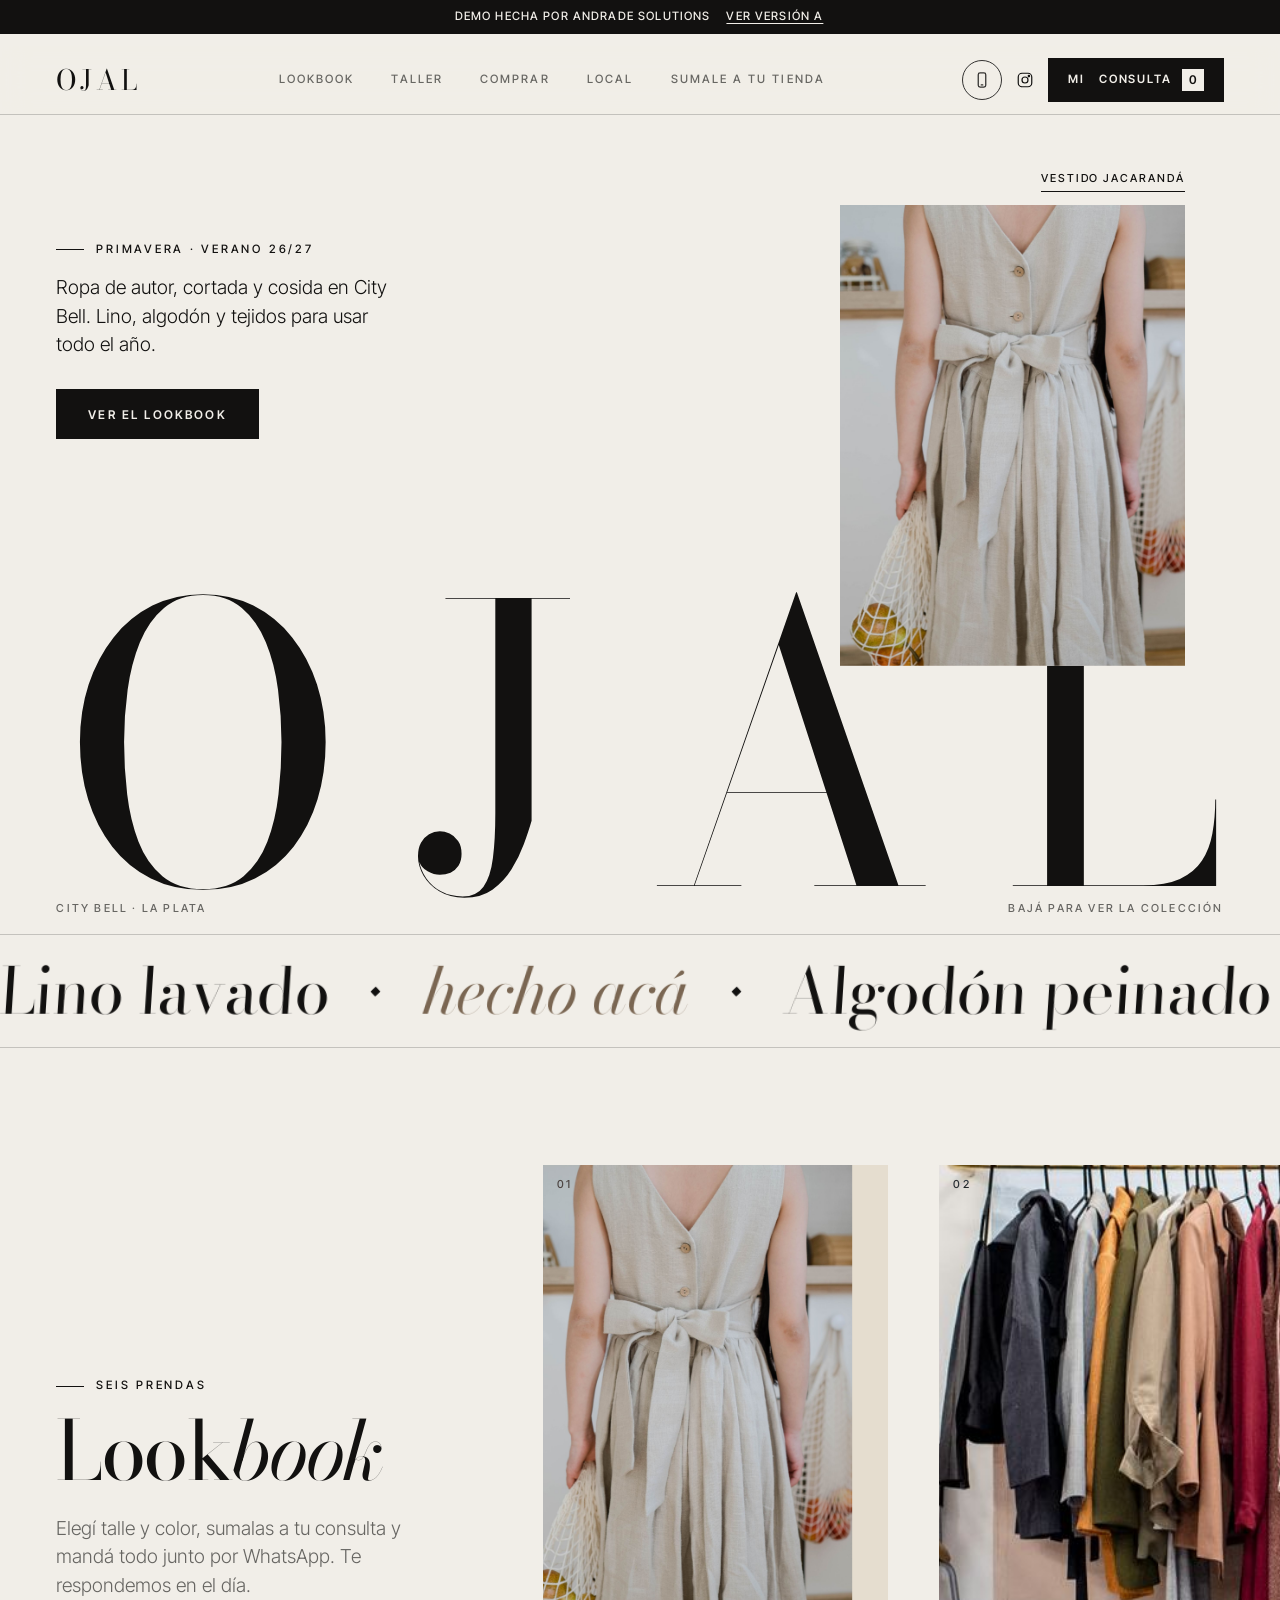
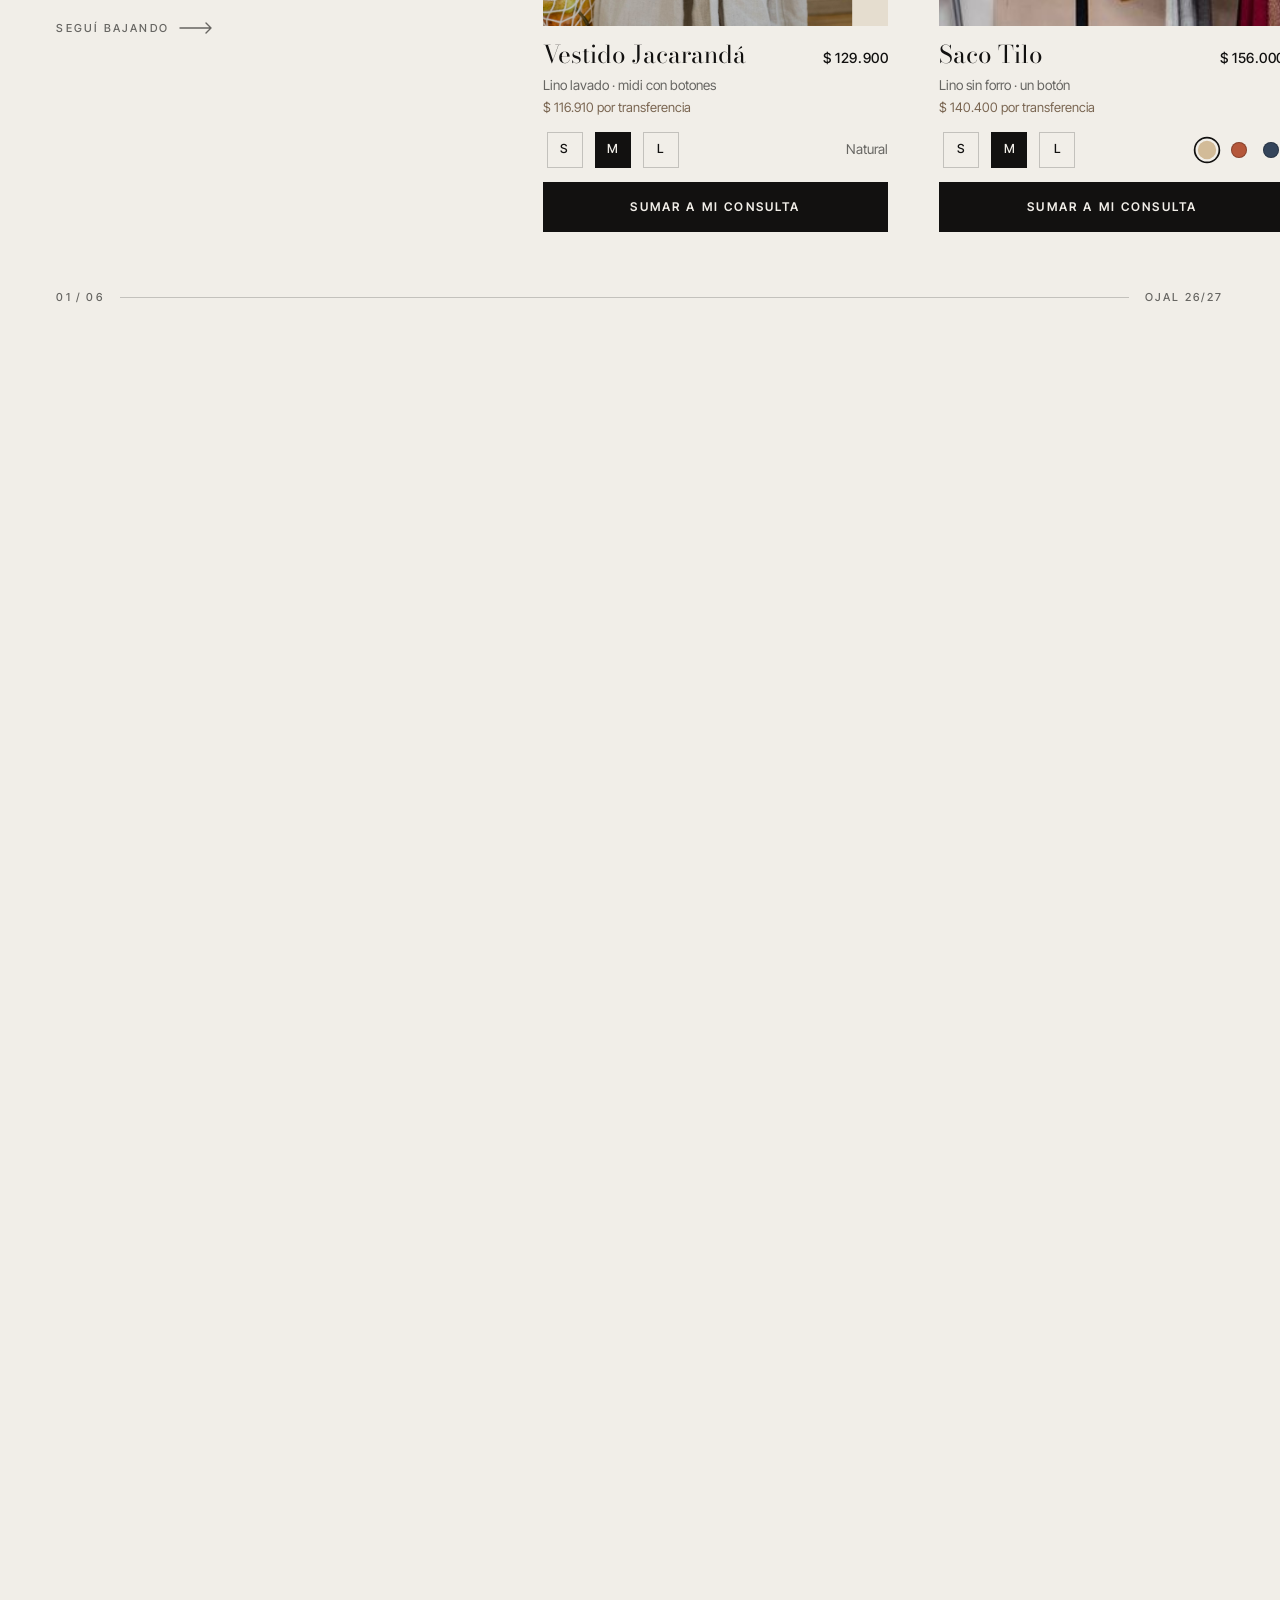
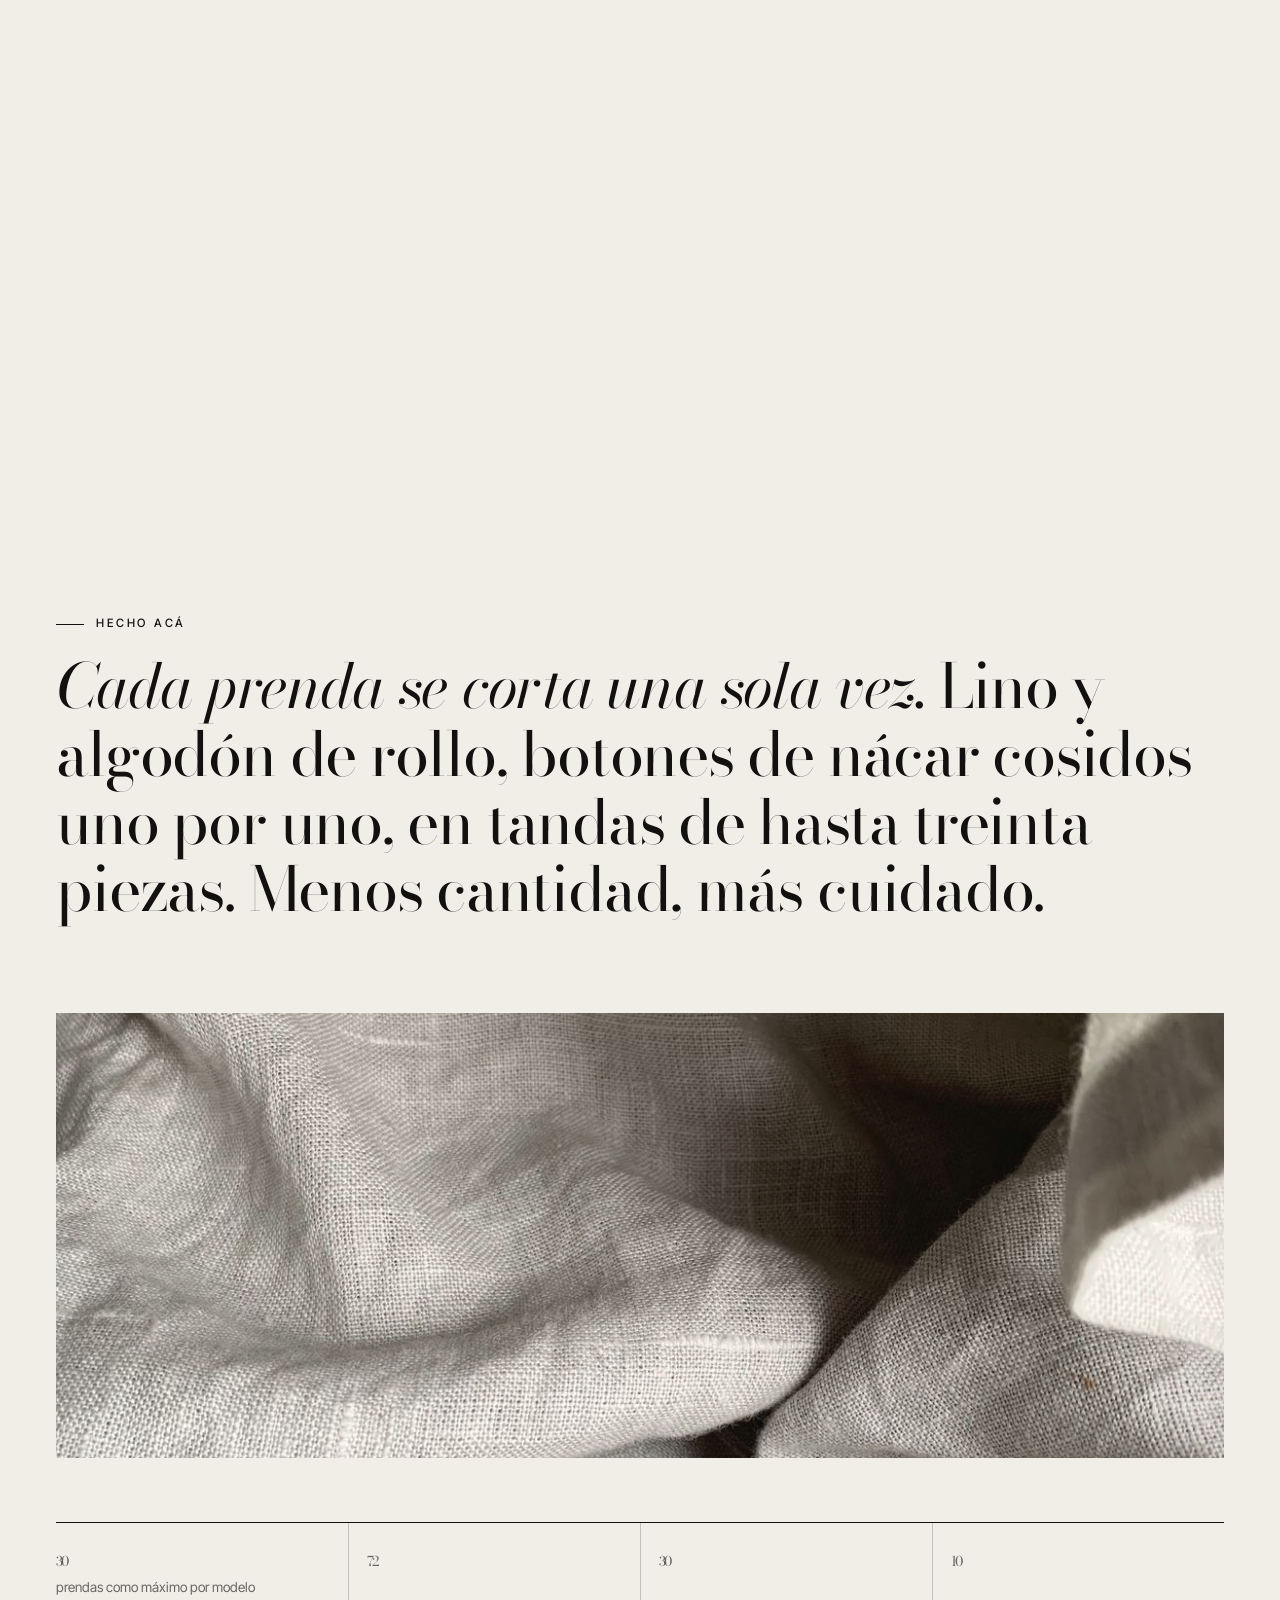
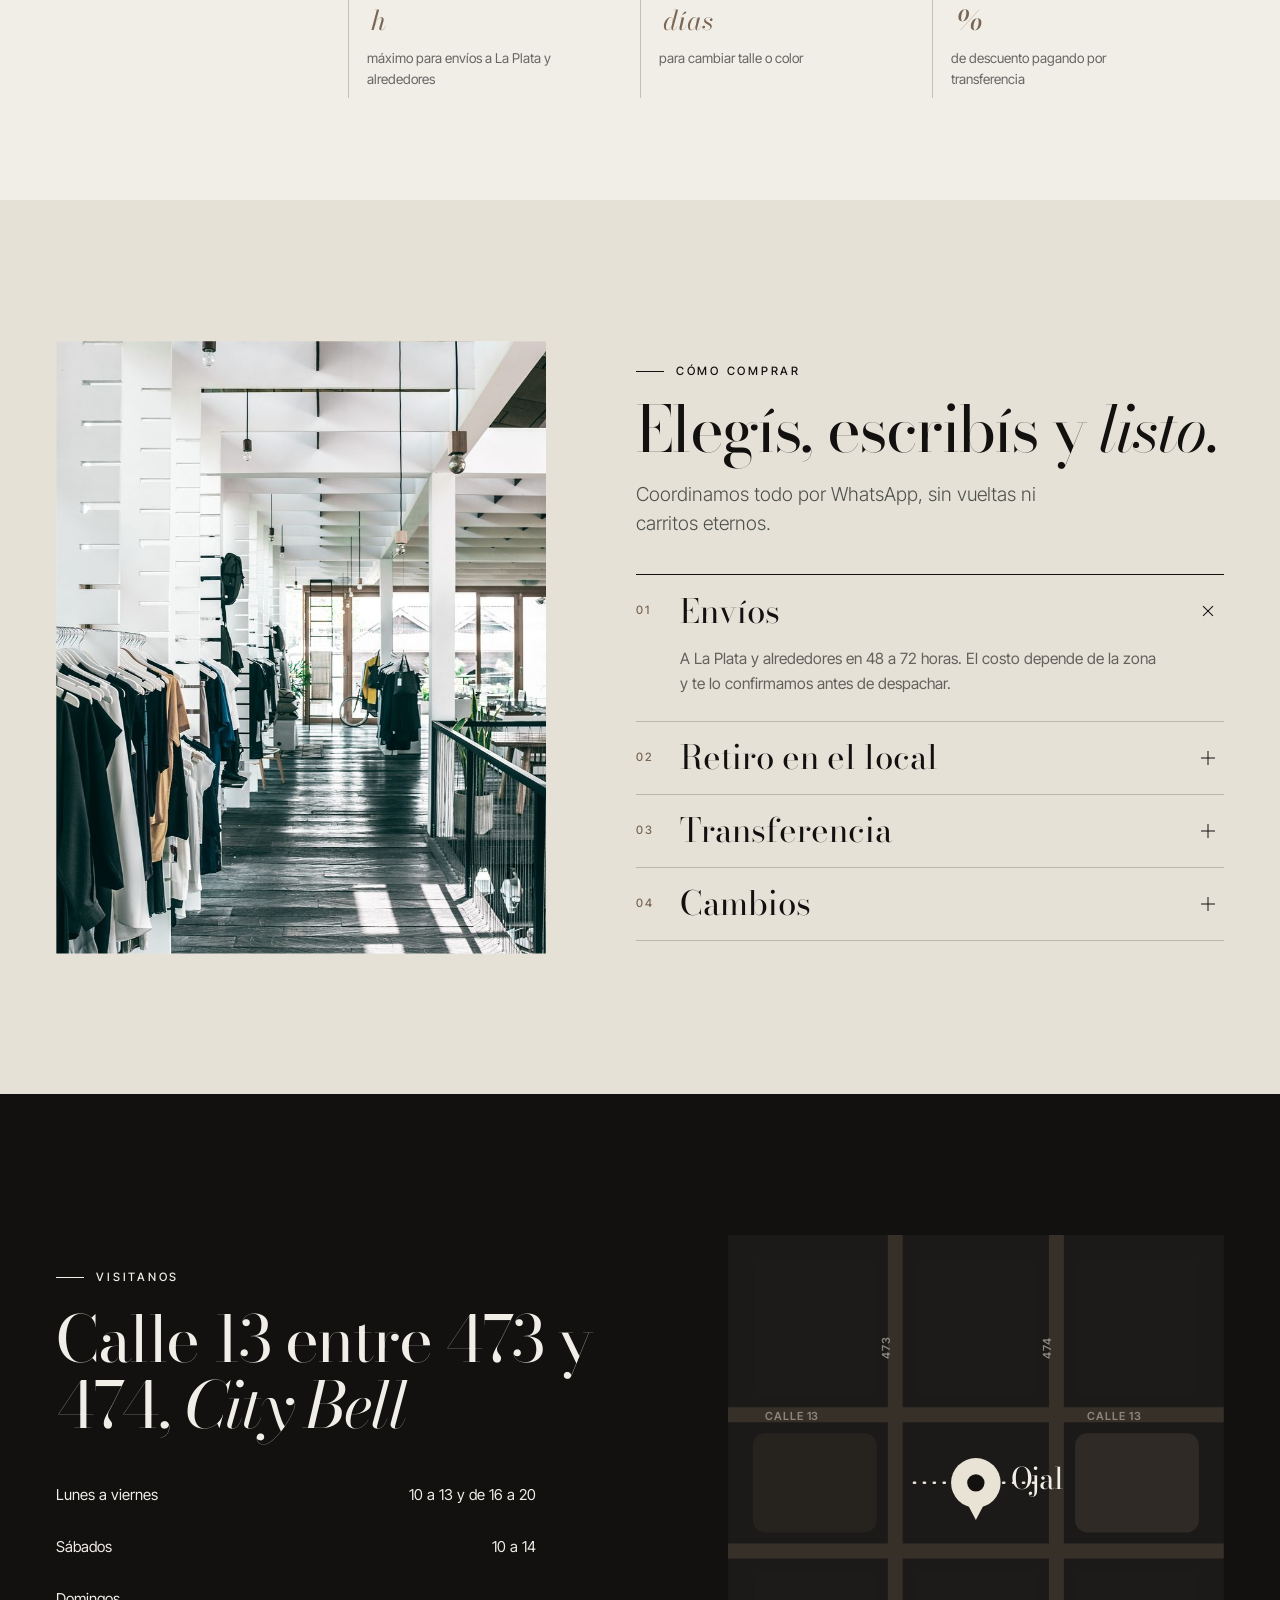
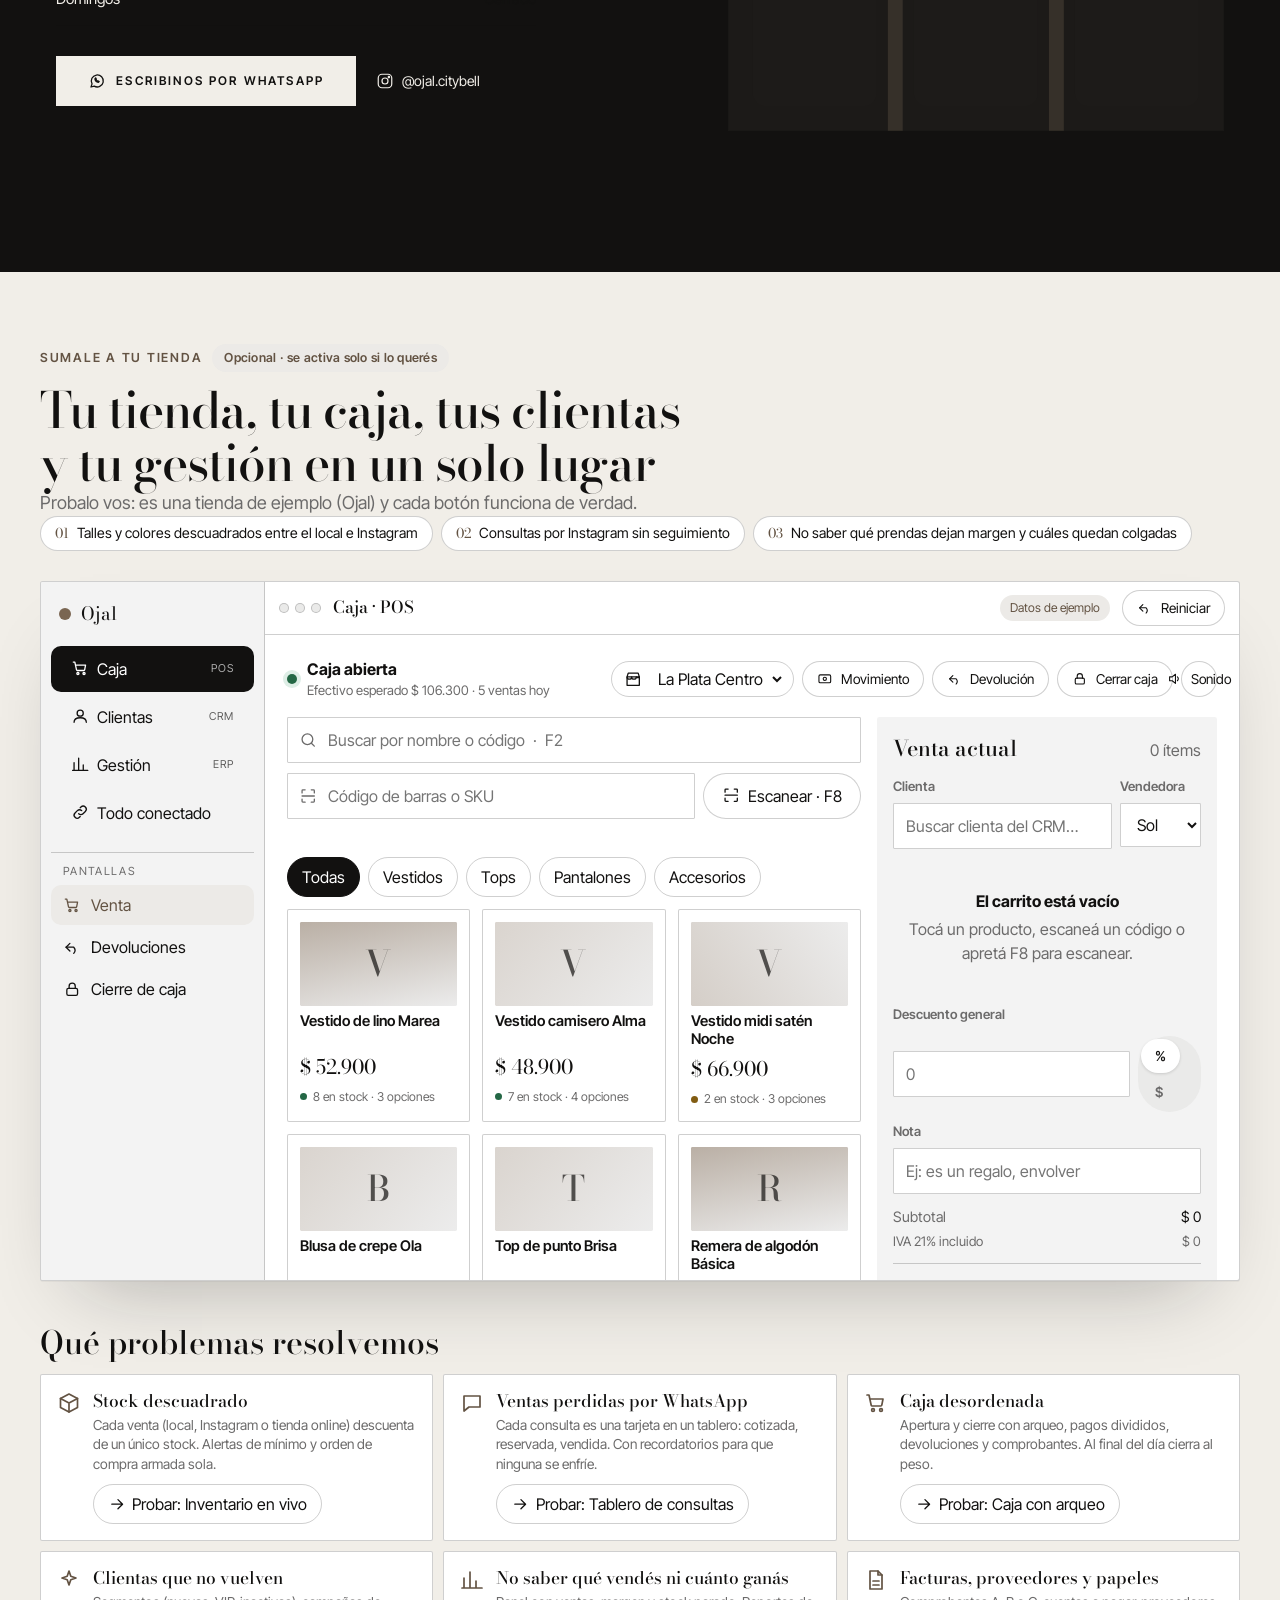
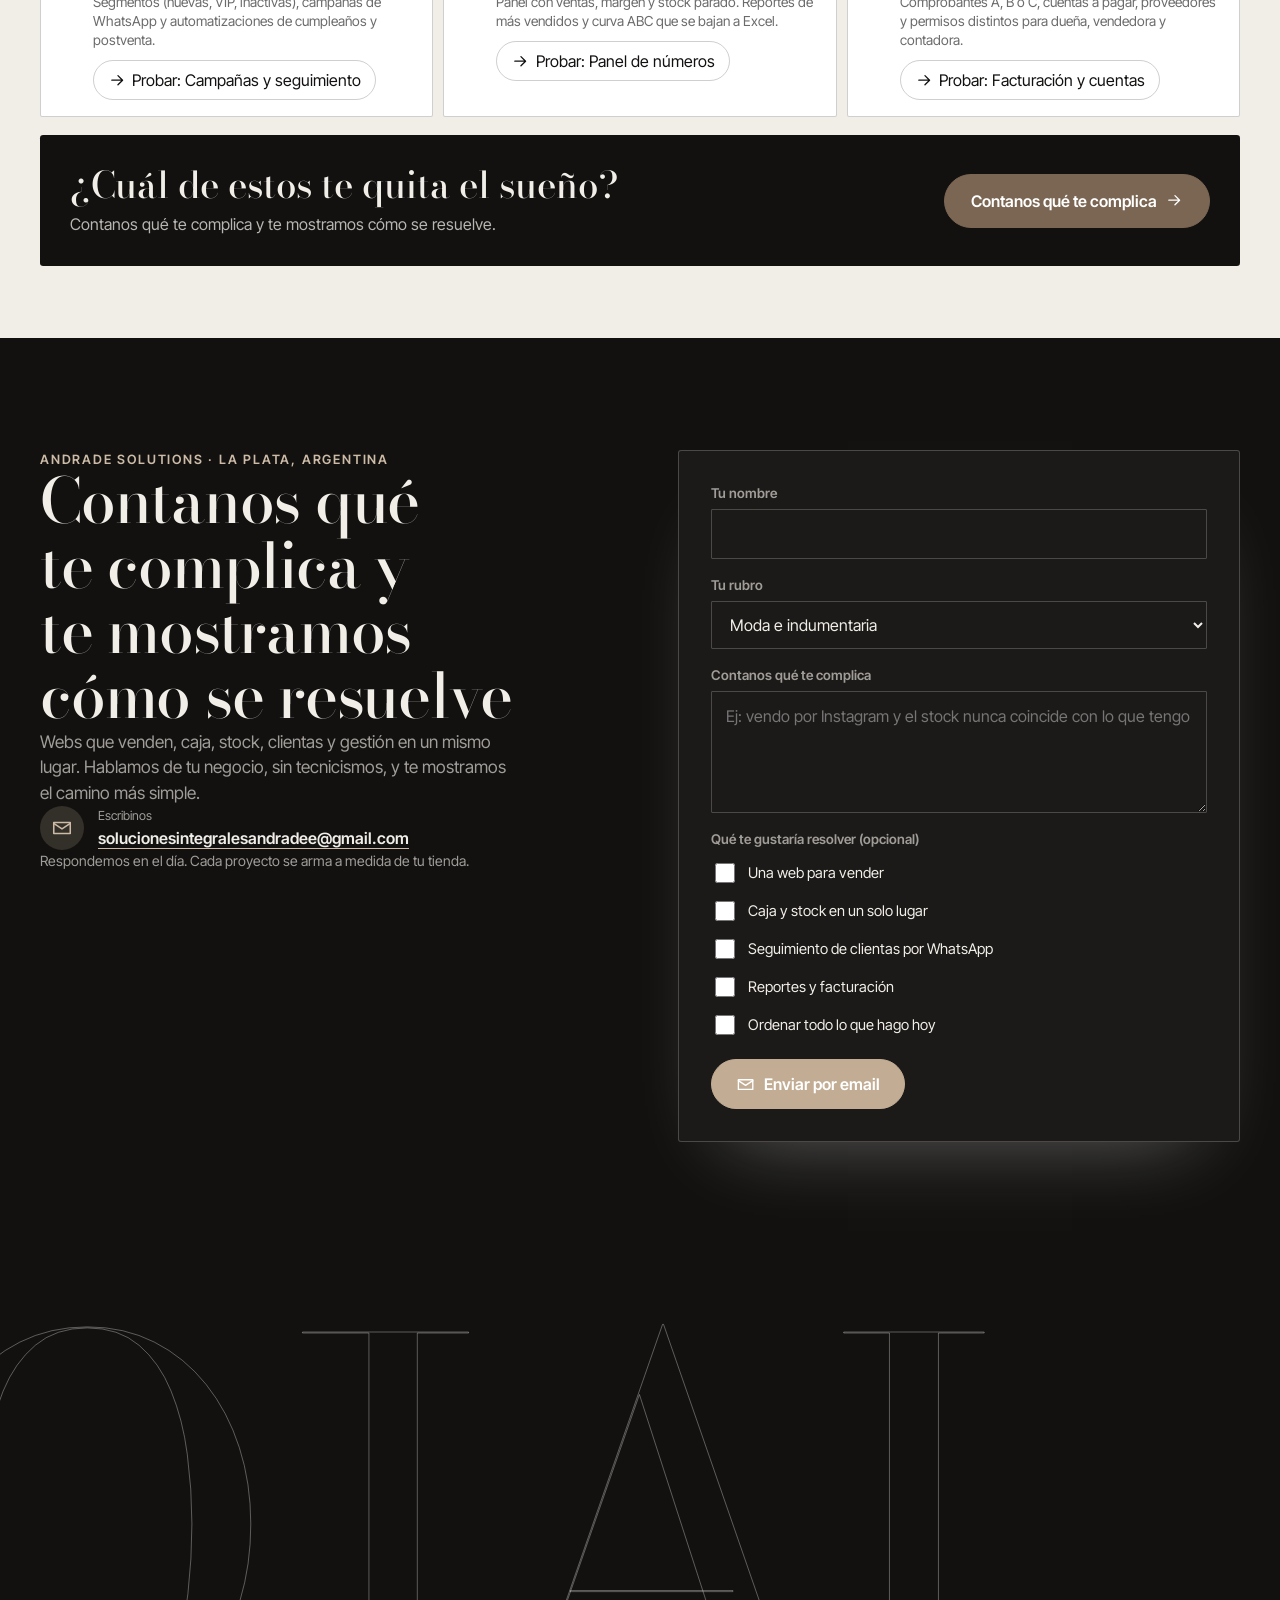
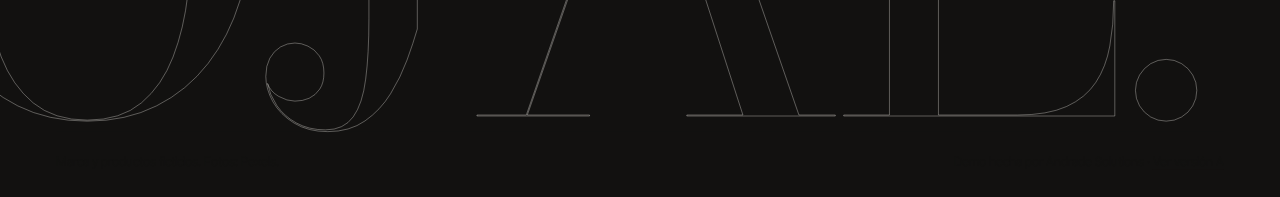
<file: moda/v2/index.html>
<!doctype html>
<html lang="es-AR">
<head>
<meta charset="utf-8">
<meta name="viewport" content="width=device-width, initial-scale=1">
<meta name="robots" content="noindex">
<title>Ojal · Lookbook de autor en City Bell (versión B)</title>
<meta name="description" content="Ojal: indumentaria de autor hecha en City Bell. Armá tu consulta con varias prendas y mandala por WhatsApp. Demo de tienda online (marca ficticia), versión B.">
<meta property="og:title" content="Ojal · Lookbook de autor en City Bell">
<meta property="og:description" content="Vestidos, sacos y tejidos en lino y algodón, cortados y cosidos en City Bell. Demo de tienda online.">
<meta property="og:image" content="https://solucionesintegralesandrade.github.io/moda/fotos/portada.jpg">
<meta property="og:type" content="website">
<meta property="og:locale" content="es_AR">
<meta name="theme-color" content="#f1eee8">
<link rel="icon" type="image/svg+xml" href="data:image/svg+xml,%3Csvg xmlns=%27http://www.w3.org/2000/svg%27 viewBox=%270 0 32 32%27%3E%3Crect width=%2732%27 height=%2732%27 rx=%2716%27 fill=%27%23121110%27/%3E%3Ccircle cx=%2716%27 cy=%2716%27 r=%2710.500%27 fill=%27%23f1eee8%27/%3E%3Ccircle cx=%2716%27 cy=%2716%27 r=%277.800%27 fill=%27none%27 stroke=%27%23121110%27 stroke-opacity=%27.45%27 stroke-width=%271%27/%3E%3Ccircle cx=%2713%27 cy=%2713%27 r=%271.500%27 fill=%27%23121110%27/%3E%3Ccircle cx=%2719%27 cy=%2713%27 r=%271.500%27 fill=%27%23121110%27/%3E%3Ccircle cx=%2713%27 cy=%2719%27 r=%271.500%27 fill=%27%23121110%27/%3E%3Ccircle cx=%2719%27 cy=%2719%27 r=%271.500%27 fill=%27%23121110%27/%3E%3C/svg%3E">
<script>document.documentElement.classList.add('js');setTimeout(function(){document.documentElement.classList.add('ready')},2200)</script>
<link rel="preconnect" href="https://fonts.googleapis.com">
<link rel="preconnect" href="https://fonts.gstatic.com" crossorigin>
<link rel="stylesheet" href="/_comun/sistemas.css">
<link rel="stylesheet" href="https://fonts.googleapis.com/css2?family=Bodoni+Moda:ital,opsz,wght@0,6..96,400..700;1,6..96,400..700&family=Inter+Tight:wght@300..700&display=swap">
<style>
*, *::before, *::after { box-sizing: border-box; margin: 0; padding: 0; }
:root {
 --bg: #f1eee8; --ink: #121110; --sf: #e6e1d7; --acc: #7a6652;
 --mut: color-mix(in srgb, var(--ink) 62%, transparent); --line: color-mix(in srgb, var(--ink) 20%, transparent);
 --disp: 'Bodoni Moda', 'Didot', 'Times New Roman', serif;
 --sans: 'Inter Tight', -apple-system, 'Helvetica Neue', Arial, sans-serif;
 --ease: cubic-bezier(.16, 1, .3, 1);
 --px: max(20px, 4.4vw); --hy: 38px;
}
.dark { --bg: #121110; --ink: #f1eee8; --sf: #1c1a18; --acc: #c2ad94; }
html { background: var(--bg); overflow-x: clip; -webkit-text-size-adjust: 100%; scroll-behavior: smooth; }
body { font-family: var(--sans); font-weight: 400; color: var(--ink); background: var(--bg); overflow-x: clip; -webkit-font-smoothing: antialiased; line-height: 1.55; }
img, svg { display: block; max-width: 100%; }
ul { list-style: none; }
a { color: inherit; text-decoration: none; }
button { font: inherit; color: inherit; background: none; border: 0; cursor: pointer; }
a, button { touch-action: manipulation; }
:focus-visible { outline: 2px solid var(--ink); outline-offset: 3px; }
::selection { background: var(--ink); color: var(--bg); }
em, .it { font-family: var(--disp); font-style: italic; font-weight: 400; }
.sr { position: absolute; width: 1px; height: 1px; overflow: hidden; clip-path: inset(50%); white-space: nowrap; }
.dim { color: var(--mut); }
.h-xl { font: 400 clamp(48px, 8.4vw, 136px)/.98 var(--disp); letter-spacing: -.03em; }
.h-l { font: 400 clamp(34px, 5vw, 76px)/1.02 var(--disp); letter-spacing: -.025em; }
.h-m { font: 400 clamp(22px, 2.4vw, 32px)/1.1 var(--disp); }
.lead { font: 300 clamp(17px, 1.5vw, 21px)/1.5 var(--sans); }
.eyebrow { display: inline-flex; align-items: center; gap: 12px; font: 500 11.5px/1 var(--sans); letter-spacing: .24em; text-transform: uppercase; }
.eyebrow::before { content: ""; width: 28px; height: 1px; background: currentColor; }
/* revelado */
.js .rv { opacity: 0; translate: 0 28px; transition: opacity 1s var(--ease), translate 1.2s var(--ease); transition-delay: calc(var(--d, 0) * 90ms); }
.js .rv.in { opacity: 1; translate: 0 0; }
/* botones: rectangulares, barrido de relleno */
.btn { position: relative; isolation: isolate; overflow: hidden; display: inline-flex; align-items: center; justify-content: center; gap: 10px; min-height: 50px; padding: 14px 32px; background: var(--ink); color: var(--bg); font: 600 12px/1.1 var(--sans); letter-spacing: .18em; text-transform: uppercase; transition: color .45s var(--ease), scale .2s; }
.btn::before { content: ""; position: absolute; inset: 0; z-index: -1; background: var(--acc); translate: -101% 0; transition: translate .55s var(--ease); }
.btn--o { background: transparent; color: var(--ink); box-shadow: inset 0 0 0 1px var(--ink); }
.btn--o::before { background: var(--ink); }
.btn:active { scale: .98; }
@media (hover: hover) and (pointer: fine) { .btn:hover::before { translate: 0 0; } .btn--o:hover { color: var(--bg); } .btn:not(.btn--o):hover { color: #fff; } }
.ic { width: 18px; height: 18px; flex: none; }
/* barra superior y cabecera */
.bar { position: relative; z-index: 5; display: flex; align-items: center; justify-content: center; flex-wrap: wrap; gap: 4px 14px; min-height: 34px; padding: 6px 16px; background: #121110; color: #f1eee8; font: 500 11.5px/1.35 var(--sans); letter-spacing: .1em; text-transform: uppercase; text-align: center; }
.bar a { display: inline-block; padding: 12px 2px; margin-block: -12px; text-decoration: underline; text-underline-offset: 3px; }
.bar :focus-visible { outline-color: #f1eee8; }
#prog { position: fixed; left: 0; top: 0; z-index: 30; height: 2px; width: 100%; background: var(--ink); transform-origin: 0 50%; transform: scaleX(0); }
.nav { position: fixed; z-index: 20; left: 0; right: 0; top: var(--hy); height: 68px; display: flex; align-items: center; justify-content: space-between; gap: 14px; padding: 0 var(--px); background: color-mix(in srgb, var(--bg) 88%, transparent); backdrop-filter: blur(14px) saturate(1.2); -webkit-backdrop-filter: blur(14px) saturate(1.2); box-shadow: 0 1px 0 var(--line); }
.logo { font: 400 28px/1 var(--disp); letter-spacing: .14em; text-transform: uppercase; padding: 8px 0; }
.logo i { font-style: normal; display: none; }
.nav__links { display: flex; gap: clamp(16px, 2.6vw, 38px); font: 500 11.5px/1 var(--sans); letter-spacing: .18em; text-transform: uppercase; }
.nav__links a { position: relative; padding: 18px 2px; color: var(--mut); transition: color .3s; }
.nav__links a::after { content: ""; position: absolute; left: 2px; right: 2px; bottom: 12px; height: 1px; background: currentColor; transform: scaleX(0); transform-origin: left; transition: transform .5s var(--ease); }
.nav__links a:hover, .nav__links a[aria-current="true"] { color: var(--ink); }
.nav__links a:hover::after, .nav__links a[aria-current="true"]::after { transform: scaleX(1); }
.nav__r { display: flex; align-items: center; gap: 8px; }
.cbtn { display: inline-flex; align-items: center; gap: 10px; min-height: 44px; padding: 0 20px; background: var(--ink); color: var(--bg); font: 600 11.5px/1 var(--sans); letter-spacing: .16em; text-transform: uppercase; transition: scale .2s, background .3s; }
.cbtn:active { scale: .97; }
.cbtn .cnt { display: grid; place-items: center; min-width: 22px; height: 22px; padding: 0 6px; background: var(--bg); color: var(--ink); font-size: 12px; letter-spacing: 0; transition: scale .4s var(--ease); }
.cbtn .cnt.pop { scale: 1.35; }
.burger { display: none; width: 44px; height: 44px; box-shadow: inset 0 0 0 1px var(--line); place-items: center; }
.burger span { display: block; width: 16px; height: 1.5px; background: currentColor; box-shadow: 0 5px 0 currentColor; margin-top: -5px; }
#drop { position: absolute; left: 0; right: 0; top: 100%; padding: 8px var(--px) 18px; background: var(--bg); box-shadow: 0 1px 0 var(--line), 0 30px 40px -30px rgba(0,0,0,.3); display: none; }
#drop.open { display: grid; }
#drop a { padding: 16px 0; border-bottom: 1px solid var(--line); font: 400 28px/1 var(--disp); }
/* hero: portada de revista */
.hero { position: relative; min-height: max(100svh, 680px); overflow: clip; padding: 0 var(--px); }
.hero__ph { position: absolute; z-index: 2; right: calc(var(--px) + 3vw); top: max(19svh, 128px); width: min(27vw, 46svh); aspect-ratio: 3 / 4; overflow: hidden; clip-path: inset(100% 0 0 0); transition: clip-path 1.5s var(--ease) .25s; background: var(--sf); }
.ready .hero__ph { clip-path: inset(0 0 0 0); }
.hero__ph img { position: absolute; left: 0; top: -8%; width: 100%; height: 116%; object-fit: cover; object-position: 50% 22%; translate: 0 var(--py, 0px); scale: 1.12; transition: scale 2.2s var(--ease) .25s; }
.ready .hero__ph img { scale: 1; }
.hero__tag { position: absolute; z-index: 3; right: calc(var(--px) + 3vw); top: calc(max(19svh, 128px) - 34px); font: 500 11px/1.3 var(--sans); letter-spacing: .18em; text-transform: uppercase; padding-bottom: 6px; box-shadow: 0 1px 0 var(--ink); }
.hero__copy { position: absolute; z-index: 3; left: var(--px); top: max(22svh, 150px); max-width: 340px; }
.hero__copy .btn { margin-top: 30px; }
.hero__word { position: absolute; z-index: 1; left: var(--px); right: var(--px); bottom: 5svh; display: flex; justify-content: space-between; font: 400 min(30vw, 50svh)/.74 var(--disp); text-transform: uppercase; letter-spacing: -.02em; translate: calc(var(--hx, 0) * 1px) 0; }
.hero__word .ltr { display: block; overflow: hidden; padding: .06em .02em .12em; margin: -.06em 0 -.12em; }
.hero__word .ltr:last-child { display: none; }
.hero__word i { display: block; font-style: normal; transform: translateY(105%); transition: transform 1.4s var(--ease); transition-delay: calc(var(--k) * 90ms + 100ms); }
.ready .hero__word i { transform: none; }
.hero__meta { position: absolute; z-index: 3; left: var(--px); right: var(--px); bottom: 20px; display: flex; justify-content: space-between; font: 500 11px/1 var(--sans); color: var(--mut); letter-spacing: .2em; text-transform: uppercase; }
/* cinta: tipografía fina, desplazamiento ligado a la posición */
.mq { overflow: hidden; border-block: 1px solid var(--line); padding: clamp(14px, 2vw, 24px) 0; background: var(--bg); position: relative; z-index: 3; }
.mq__tr { display: flex; width: max-content; will-change: transform; }
.mq__set { display: flex; flex: none; align-items: center; gap: clamp(26px, 3.4vw, 54px); padding-right: clamp(26px, 3.4vw, 54px); font: 400 clamp(30px, 5vw, 76px)/1 var(--disp); letter-spacing: -.01em; white-space: nowrap; }
.mq__set em { color: var(--acc); }
.mq__set b { width: 7px; height: 7px; background: var(--ink); rotate: 45deg; }
/* lookbook */
.lb { position: relative; height: var(--lbh, auto); background: var(--bg); }
.lb__pin { position: sticky; top: 0; height: 100svh; overflow: hidden; display: flex; align-items: center; }
.lb__track { display: flex; align-items: center; gap: clamp(28px, 4vw, 64px); padding: 0 var(--px); will-change: transform; }
.lb__intro { flex: none; width: min(34vw, 460px); }
.lb__intro p { margin-top: 22px; max-width: 360px; }
.lb__hint { display: inline-flex; align-items: center; gap: 10px; margin-top: 30px; font: 500 11px/1 var(--sans); letter-spacing: .2em; text-transform: uppercase; color: var(--mut); }
.lb__hint svg { width: 34px; height: 12px; }
.slide { flex: none; width: clamp(270px, min(27vw, 40svh), 440px); }
.slide__ph { position: relative; aspect-ratio: 3 / 4; overflow: hidden; background: color-mix(in srgb, var(--c) 40%, var(--sf)); }
.slide__ph img { position: absolute; top: 0; left: -10%; width: 120%; height: 100%; object-fit: cover; object-position: 50% 30%; translate: var(--sx, 0%) 0; opacity: 0; transition: opacity .7s; }
.slide__ph.has img { opacity: 1; }
.slide__ph img.crop { inset: auto; left: calc(var(--cx) * -1); top: calc(var(--cy) * -1); width: var(--cw); height: var(--ch); max-width: none; object-fit: fill; translate: none; }
.slide__ph .no { position: absolute; left: 14px; top: 14px; z-index: 2; font: 500 11px/1 var(--sans); letter-spacing: .2em; color: #fff; mix-blend-mode: difference; }
.slide__meta { padding-top: 16px; }
.slide__top { display: flex; justify-content: space-between; align-items: baseline; gap: 10px; }
.slide__top h3 { font: 400 clamp(21px, 1.9vw, 27px)/1.1 var(--disp); }
.slide__top b { font: 500 14px/1 var(--sans); letter-spacing: .04em; white-space: nowrap; }
.slide__d { margin-top: 6px; font-size: 13.5px; color: var(--mut); }
.slide__tr { margin-top: 2px; font-size: 13px; color: var(--acc); }
.slide__row { display: flex; align-items: center; justify-content: space-between; gap: 10px; margin-top: 10px; flex-wrap: wrap; }
.opts { display: flex; align-items: center; gap: 4px; flex-wrap: wrap; }
.sw { width: 44px; height: 44px; display: grid; place-items: center; margin: 0 -8px; }
.sw i { width: 16px; height: 16px; border-radius: 50%; background: var(--c); box-shadow: inset 0 0 0 1px rgba(0,0,0,.25); transition: scale .3s var(--ease), box-shadow .3s; }
.sw[aria-pressed="true"] i { scale: 1.15; box-shadow: 0 0 0 2px var(--bg), 0 0 0 3.5px var(--ink); }
.tl { min-width: 44px; height: 44px; display: grid; place-items: center; }
.tl span { min-width: 36px; height: 36px; display: grid; place-items: center; padding: 0 8px; font: 500 12.5px/1 var(--sans); letter-spacing: .06em; box-shadow: inset 0 0 0 1px var(--line); transition: background .25s, color .25s, box-shadow .25s; }
.tl[aria-pressed="true"] span { background: var(--ink); color: var(--bg); box-shadow: none; }
.add { margin-top: 10px; width: 100%; }
.add[aria-pressed="true"] { background: var(--acc); color: #fff; }
.lb__bar { position: absolute; left: var(--px); right: var(--px); bottom: 5svh; display: flex; align-items: center; gap: 16px; font: 500 11px/1 var(--sans); color: var(--mut); letter-spacing: .2em; text-transform: uppercase; }
.lb__bar i { flex: 1; height: 1px; background: var(--line); position: relative; }
.lb__bar i::after { content: ""; position: absolute; inset: -0.5px auto -0.5px 0; width: 100%; background: var(--ink); transform-origin: 0 50%; transform: scaleX(var(--p, 0)); height: 1px; top: 0; }
/* manifiesto */
.man { padding: clamp(80px, 12vw, 190px) var(--px) clamp(60px, 8vw, 120px); background: var(--bg); }
.man__t { max-width: 1180px; font: 400 clamp(30px, 4.8vw, 74px)/1.1 var(--disp); letter-spacing: -.02em; }
.man__t .w { color: color-mix(in srgb, var(--ink) calc(var(--o, .2) * 100%), var(--bg)); }
.band { margin-top: clamp(48px, 7vw, 100px); aspect-ratio: 21 / 8; overflow: hidden; position: relative; background: var(--sf); clip-path: inset(var(--ci, 14%) var(--ci2, 10%)); }
.band img { position: absolute; left: 0; top: -14%; width: 100%; height: 128%; object-fit: cover; translate: 0 var(--by, 0px); opacity: 0; transition: opacity .7s; filter: grayscale(.25) contrast(1.02); }
.band.has img { opacity: .95; }
.stats { display: grid; grid-template-columns: repeat(4, minmax(0, 1fr)); margin-top: clamp(36px, 5vw, 70px); border-top: 1px solid var(--ink); }
.stats div { padding: 24px 18px 8px 0; }
.stats div + div { padding-left: 18px; border-left: 1px solid var(--line); }
.stats b { display: block; font: 400 clamp(44px, 5.6vw, 88px)/1 var(--disp); letter-spacing: -.03em; }
.stats b small { font-size: .38em; letter-spacing: 0; margin-left: 4px; color: var(--acc); font-style: italic; }
.stats span { display: block; margin-top: 8px; font-size: 13.5px; color: var(--mut); max-width: 200px; }
/* comprar */
.how { background: var(--sf); color: var(--ink); padding: clamp(80px, 11vw, 170px) var(--px); position: relative; z-index: 2; }
.how__g { display: grid; grid-template-columns: minmax(0, 5fr) minmax(0, 6fr); gap: clamp(36px, 7vw, 120px); align-items: center; }
.how__c { aspect-ratio: 4 / 5; max-width: 520px; background: var(--bg); clip-path: inset(calc((84% - var(--r, 22%)) * .5) 0); position: relative; }
.how__c img { position: absolute; inset: 0; width: 100%; height: 100%; object-fit: cover; opacity: 0; transition: opacity .7s; }
.how__c.has img { opacity: 1; }
.acc { margin-top: 36px; border-top: 1px solid var(--ink); }
.acc__i { border-bottom: 1px solid var(--line); }
.acc__b { width: 100%; display: flex; align-items: center; gap: 18px; min-height: 72px; text-align: left; padding: 14px 0; font: 400 clamp(23px, 2.6vw, 34px)/1.1 var(--disp); }
.acc__b .n { font: 500 11.5px/1 var(--sans); letter-spacing: .16em; color: var(--acc); min-width: 26px; }
.acc__b .pl { margin-left: auto; width: 32px; height: 32px; flex: none; position: relative; transition: rotate .5s var(--ease); }
.acc__b .pl::before, .acc__b .pl::after { content: ""; position: absolute; left: 50%; top: 50%; width: 14px; height: 1px; background: currentColor; translate: -50% -50%; }
.acc__b .pl::after { rotate: 90deg; }
.acc__b[aria-expanded="true"] .pl { rotate: 45deg; }
.acc__p { display: grid; grid-template-rows: 0fr; transition: grid-template-rows .6s var(--ease); }
.acc__p > div { overflow: hidden; }
.acc__b[aria-expanded="true"] + .acc__p { grid-template-rows: 1fr; }
.acc__p p { padding: 0 54px 24px 44px; max-width: 580px; font-size: clamp(15.5px, 1.2vw, 17px); line-height: 1.6; color: var(--mut); }
.acc__p b { color: var(--ink); font-weight: 600; }
/* visita (sección oscura) */
.visit { background: var(--bg); color: var(--ink); padding: clamp(80px, 11vw, 170px) var(--px); }
.visit__g { display: grid; grid-template-columns: minmax(0, 6fr) minmax(0, 5fr); gap: clamp(36px, 6vw, 100px); align-items: center; }
.visit__a { margin: 22px 0 6px; font: 400 clamp(34px, 5vw, 74px)/1.02 var(--disp); letter-spacing: -.025em; }
.hours { margin: 30px 0; max-width: 480px; }
.hours div { display: flex; justify-content: space-between; gap: 16px; padding: 14px 0; border-top: 1px solid var(--line); font-size: 15px; }
.hours div:last-child { border-bottom: 1px solid var(--line); }
.hours dd { text-align: right; }
.visit .acts { display: flex; flex-wrap: wrap; gap: 14px; align-items: center; }
.ig { display: inline-flex; align-items: center; gap: 8px; min-height: 48px; padding: 0 6px; font-size: 14px; }
.map { aspect-ratio: 1; overflow: hidden; background: var(--sf); box-shadow: inset 0 0 0 1px var(--line); max-width: 520px; justify-self: end; width: 100%; }
.map svg { width: 100%; height: 100%; }
/* pie */
.foot { background: var(--bg); color: var(--ink); padding: clamp(40px, 6vw, 90px) var(--px) 26px; overflow: clip; position: relative; z-index: 2; }
.foot__w { margin: 0; font: 400 clamp(120px, 40vw, 640px)/.78 var(--disp); text-transform: uppercase; letter-spacing: -.02em; color: transparent; -webkit-text-stroke: 1px color-mix(in srgb, var(--ink) 34%, transparent); white-space: nowrap; user-select: none; translate: calc(var(--fx, 0) * 1px) 0; }
.foot__f { display: flex; justify-content: space-between; flex-wrap: wrap; gap: 8px 24px; padding-top: 20px; border-top: 1px solid var(--line); font-size: 12.5px; color: var(--mut); }
.foot__f a { text-decoration: underline; text-underline-offset: 3px; padding: 12px 0; }
/* cursor */
.cur { position: fixed; z-index: 40; left: 0; top: 0; width: 84px; height: 84px; margin: -42px 0 0 -42px; border-radius: 50%; background: var(--ink); color: var(--bg); display: grid; place-items: center; font: 500 11px/1 var(--sans); letter-spacing: .2em; text-transform: uppercase; pointer-events: none; scale: 0; transition: scale .4s var(--ease); }
.cur.on { scale: 1; }
@media (hover: none), (pointer: coarse) { .cur { display: none; } }
/* diálogo de consulta */
dialog { border: 0; padding: 0; background: transparent; color: var(--ink); max-width: none; max-height: none; width: 100%; height: 100%; overflow: hidden; }
dialog::backdrop { background: rgba(18,17,16,.55); backdrop-filter: blur(4px); }
dialog[open] { display: flex; justify-content: flex-end; }
.sheet { position: relative; width: min(480px, 100%); height: 100%; overflow: auto; padding: 30px 26px 26px; background: var(--bg); animation: sheet .6s var(--ease); overscroll-behavior: contain; }
@keyframes sheet { from { translate: 40px 0; opacity: 0; } }
@keyframes sheetUp { from { translate: 0 40px; opacity: 0; } }
.sheet h2 { font: 400 34px/1.05 var(--disp); padding-right: 46px; }
.sheet__x { position: absolute; right: 12px; top: 12px; width: 44px; height: 44px; display: grid; place-items: center; box-shadow: inset 0 0 0 1px var(--line); }
.sheet__x svg { width: 16px; height: 16px; }
.bag { margin: 20px 0 6px; border-top: 1px solid var(--ink); }
.bag li { display: grid; grid-template-columns: minmax(0, 1fr) auto; gap: 4px 10px; align-items: center; padding: 12px 0; border-bottom: 1px solid var(--line); font-size: 14.5px; }
.bag li small { display: block; color: var(--mut); font-size: 13px; }
.bag li button { width: 44px; height: 44px; display: grid; place-items: center; grid-row: 1 / 3; grid-column: 2; box-shadow: inset 0 0 0 1px var(--line); font-size: 18px; }
.bag li.empty { display: block; color: var(--mut); padding: 16px 0; }
.chat { margin-top: 18px; border-radius: 14px; overflow: hidden; background: #0b141a; }
.chat__h { display: flex; align-items: center; gap: 10px; padding: 10px 14px; background: #1f2c34; color: #e9edef; }
.chat__h .av2 { width: 34px; height: 34px; border-radius: 50%; display: grid; place-items: center; background: #e9e3d6; color: #121110; font: 400 18px/1 var(--disp); }
.chat__h b { display: block; font: 600 14px/1.2 var(--sans); } .chat__h small { font-size: 12px; opacity: .7; }
.chat__b { padding: 16px 14px 18px; }
.bub { position: relative; margin-left: auto; width: fit-content; max-width: 94%; padding: 8px 10px 6px; background: #005c4b; color: #e9edef; border-radius: 10px 0 10px 10px; font: 400 14.5px/1.4 var(--sans); box-shadow: 0 1px 1px rgba(0,0,0,.3); }
.bub::after { content: ""; position: absolute; top: 0; right: -7px; border: 7px solid transparent; border-top-color: #005c4b; border-left-color: #005c4b; }
.bub p { white-space: pre-line; overflow-wrap: anywhere; } .bub b { font-weight: 700; }
.bub .tm { display: flex; justify-content: flex-end; gap: 3px; margin-top: 2px; font-size: 11px; color: #8696a0; }
.sheet .note { margin-top: 14px; font-size: 13px; color: var(--mut); }
.sheet .btn { width: 100%; margin-top: 16px; }
html.lock { overflow: hidden; }
/* responsive */
@media (max-width: 899px) {
 .nav__links { display: none; } .burger { display: grid; }
 .hero { display: flex; flex-direction: column; padding-top: 126px; padding-bottom: 20px; }
 .hero__ph { position: relative; right: auto; top: auto; width: min(58vw, 36svh); align-self: flex-end; margin-right: 0; }
 .hero__tag, .hero__meta { display: none; }
 .hero__copy { position: relative; left: auto; top: auto; max-width: 300px; margin-top: 24px; }
 .hero__copy .lead { font-size: 16px; }
 .hero__copy .btn { margin-top: 16px; min-height: 46px; }
 .hero__word { position: relative; left: auto; right: auto; bottom: auto; margin-top: auto; padding-top: 22px; font-size: 30vw; }
 .lb { height: auto !important; }
 .lb__pin { position: static; height: auto; display: block; padding: clamp(64px, 14vw, 110px) 0 56px; }
 .lb__track { display: flex; overflow-x: auto; scroll-snap-type: x mandatory; padding: 18px var(--px) 12px; gap: 16px; transform: none !important; scrollbar-width: none; }
 .lb__track::-webkit-scrollbar { display: none; }
 .lb__intro { width: 76vw; max-width: 380px; scroll-snap-align: center; }
 .lb__hint .hd { display: none; }
 .slide { width: 76vw; max-width: 380px; scroll-snap-align: center; }
 .lb__bar { display: none; }
 .slide__ph img:not(.crop) { left: 0; width: 100%; translate: none; }
 .stats { grid-template-columns: repeat(2, minmax(0, 1fr)); }
 .stats div:nth-child(3) { padding-left: 0; border-left: 0; } .stats div:nth-child(n+3) { border-top: 1px solid var(--line); margin-top: 16px; }
 .how__g, .visit__g { grid-template-columns: 1fr; }
 .how__c { max-width: 380px; }
 .map { justify-self: center; max-width: 380px; }
 .sheet { align-self: flex-end; height: auto; max-height: 92%; animation-name: sheetUp; padding-bottom: calc(26px + env(safe-area-inset-bottom, 0px)); }
 dialog[open] { align-items: flex-end; }
}
.lb__hint .hm { display: none; }
@media (max-width: 899px) { .lb__hint .hm { display: inline; } }
.lb__track::after { content: ""; flex: none; width: 1px; margin-left: calc(var(--px) - 1px - clamp(28px, 4vw, 64px)); }
@media (max-width: 600px) { .hero__meta span:last-child { display: none; } .logo { font-size: 24px; } .cbtn { padding: 0 12px; gap: 8px; letter-spacing: .1em; white-space: nowrap; } .nav { gap: 8px; } .nav__r { gap: 2px; } .nav__r .ig { min-height: 44px; min-width: 40px; padding: 0; justify-content: center; } .burger { width: 42px; } }
@media (max-width: 430px) { .cbtn .cl { display: none; } .logo { font-size: 22px; letter-spacing: .1em; } }
@media (max-width: 350px) { .logo { font-size: 18px; letter-spacing: .06em; } .cbtn { padding: 0 8px; gap: 5px; font-size: 10px; letter-spacing: .06em; } .nav { gap: 4px; } .nav__r .ig { min-width: 34px; } .burger { width: 40px; } }
@media (prefers-reduced-motion: reduce) {
 html { scroll-behavior: auto; }
 .js .rv { opacity: 1; translate: none; transition: none; }
 .hero__ph, .hero__ph img, .hero__word i, .btn::before, .sheet { transition: none !important; animation: none !important; }
 .hero__word i { transform: none; } .hero__ph { clip-path: none; } .hero__ph img { scale: 1; }
 .man__t .w { color: var(--ink); } .band, .how__c { clip-path: none; }
 .mq__tr, .hero__word { transform: none !important; }
}
</style>
</head>
<body>

<div class="bar" id="bar"><span>Demo hecha por Andrade Solutions</span><a href="../">Ver versión A</a></div>
<div id="prog" aria-hidden="true"></div>
<div class="cur" id="cur" aria-hidden="true"></div>

<header class="nav" id="nav">
  <a class="logo" href="#top" aria-label="Ojal, ir al inicio">Ojal<i>.</i></a>
  <nav class="nav__links" aria-label="Principal">
    <a href="#lookbook">Lookbook</a><a href="#taller">Taller</a><a href="#comprar">Comprar</a><a href="#visitanos">Local</a><a href="#sistemas">Sumale a tu tienda</a>
  </nav>
  <div class="nav__r">
    <a class="ig" data-vista-celu href="#visitanos" aria-label="Instagram de Ojal"><svg class="ic" viewBox="0 0 24 24" fill="none" stroke="currentColor" stroke-width="1.6" aria-hidden="true"><rect x="3" y="3" width="18" height="18" rx="5"/><circle cx="12" cy="12" r="4"/><circle cx="17.2" cy="6.8" r=".9" fill="currentColor"/></svg></a>
    <button class="cbtn" type="button" id="open-bag" aria-haspopup="dialog"><span class="cl">Mi&nbsp;</span>consulta <span class="cnt" id="cnt" aria-label="0 prendas">0</span></button>
    <button class="burger" type="button" id="burger" aria-label="Menú" aria-expanded="false" aria-controls="drop"><span></span></button>
  </div>
  <div id="drop"><a href="#lookbook">Lookbook</a><a href="#taller">Taller</a><a href="#comprar">Comprar</a><a href="#visitanos">Local</a><a href="#sistemas">Sumale a tu tienda</a></div>
</header>

<main>
  <section id="top" class="hero">
    <h1 class="sr">Ojal. Indumentaria de autor hecha en City Bell.</h1>
    <div class="hero__copy">
      <p class="eyebrow">Primavera · verano 26/27</p>
      <p class="lead" style="margin-top:16px">Ropa de autor, cortada y cosida en City Bell. Lino, algodón y tejidos para usar todo el año.</p>
      <a class="btn" href="#lookbook">Ver el lookbook</a>
    </div>
    <figure class="hero__ph" id="hph"><img src="../fotos/portada.jpg" alt="Mujer con vestido de lino de Ojal entre plantas" width="1600" height="2000" fetchpriority="high" decoding="async"></figure>
    <a class="hero__tag" href="#vestido-jacaranda">Vestido Jacarandá</a>
    <div class="hero__word" id="hword" aria-hidden="true"><span class="ltr"><i style="--k:0">O</i></span><span class="ltr"><i style="--k:1">j</i></span><span class="ltr"><i style="--k:2">a</i></span><span class="ltr"><i style="--k:3">l</i></span><span class="ltr"><i class="dot" style="--k:4">.</i></span></div>
    <div class="hero__meta" aria-hidden="true"><span>City Bell · La Plata</span><span>Bajá para ver la colección</span></div>
  </section>

  <div class="mq" aria-hidden="true"><div class="mq__tr" id="mq">
    <div class="mq__set"><span>Lino lavado</span><b></b><em>hecho acá</em><b></b><span>Algodón peinado</span><b></b><em>tanda corta</em><b></b></div>
    <div class="mq__set"><span>Lino lavado</span><b></b><em>hecho acá</em><b></b><span>Algodón peinado</span><b></b><em>tanda corta</em><b></b></div>
    <div class="mq__set"><span>Lino lavado</span><b></b><em>hecho acá</em><b></b><span>Algodón peinado</span><b></b><em>tanda corta</em><b></b></div>
  </div></div>

  <section id="lookbook" class="lb" aria-label="Lookbook">
    <div class="lb__pin">
      <div class="lb__track" id="track">
        <div class="lb__intro">
          <p class="eyebrow">Seis prendas</p>
          <h2 class="h-xl" style="margin-top:18px;font-size:clamp(48px,6.4vw,104px)">Look<em>book</em></h2>
          <p class="lead dim">Elegí talle y color, sumalas a tu consulta y mandá todo junto por WhatsApp. Te respondemos en el día.</p>
          <p class="lb__hint" aria-hidden="true"><span class="hd">Seguí bajando</span><span class="hm">Deslizá</span> <svg viewBox="0 0 34 12" fill="none" stroke="currentColor" stroke-width="1.4" stroke-linecap="round" stroke-linejoin="round"><path d="M1 6h31M27 1l5 5-5 5"/></svg></p>
        </div>
      </div>
      <div class="lb__bar" aria-hidden="true"><span id="lbn">01 / 06</span><i></i><span>Ojal 26/27</span></div>
    </div>
  </section>
  
  <section id="taller" class="man" aria-labelledby="man-t">
    <p class="eyebrow rv">Hecho acá</p>
    <h2 class="man__t" id="man-t" style="margin-top:22px" data-fill><em>Cada prenda se corta una sola vez.</em> Lino y algodón de rollo, botones de nácar cosidos uno por uno, en tandas de hasta treinta piezas. Menos cantidad, más cuidado.</h2>
    <figure class="band" id="band"><img src="../fotos/tela-lino.jpg" alt="Primer plano de tela de lino crudo" loading="lazy" width="1200" height="1500"></figure>
    <div class="stats">
      <div class="rv" style="--d:0"><b><span data-count="30">0</span></b><span>prendas como máximo por modelo</span></div>
      <div class="rv" style="--d:1"><b><span data-count="72">0</span><small>h</small></b><span>máximo para envíos a La Plata y alrededores</span></div>
      <div class="rv" style="--d:2"><b><span data-count="30">0</span><small>días</small></b><span>para cambiar talle o color</span></div>
      <div class="rv" style="--d:3"><b><span data-count="10">0</span><small>%</small></b><span>de descuento pagando por transferencia</span></div>
    </div>
  </section>

  <section id="comprar" class="how" aria-labelledby="how-t">
    <div class="how__g">
      <figure class="how__c" id="circ"><img src="../fotos/local-interior.jpg" alt="Perchero con prendas en el local de Ojal" loading="lazy" width="800" height="1200"></figure>
      <div>
        <p class="eyebrow rv">Cómo comprar</p>
        <h2 class="h-l rv" id="how-t" style="margin-top:18px;--d:1">Elegís, escribís y <em>listo</em>.</h2>
        <p class="lead rv" style="margin-top:18px;max-width:460px;color:rgba(13,20,17,.7);--d:2">Coordinamos todo por WhatsApp, sin vueltas ni carritos eternos.</p>
        <div class="acc rv" id="acc" style="--d:3">
          <div class="acc__i"><button class="acc__b" type="button" aria-expanded="true" aria-controls="a1" id="b1"><span class="n">01</span>Envíos<span class="pl" aria-hidden="true"></span></button><div class="acc__p" id="a1" role="region" aria-labelledby="b1"><div><p>A La Plata y alrededores en 48 a 72 horas. El costo depende de la zona y te lo confirmamos antes de despachar.</p></div></div></div>
          <div class="acc__i"><button class="acc__b" type="button" aria-expanded="false" aria-controls="a2" id="b2"><span class="n">02</span>Retiro en el local<span class="pl" aria-hidden="true"></span></button><div class="acc__p" id="a2" role="region" aria-labelledby="b2"><div><p>Sin costo, de lunes a sábado. Te avisamos apenas está listo y, si querés, te lo probás.</p></div></div></div>
          <div class="acc__i"><button class="acc__b" type="button" aria-expanded="false" aria-controls="a3" id="b3"><span class="n">03</span>Transferencia<span class="pl" aria-hidden="true"></span></button><div class="acc__p" id="a3" role="region" aria-labelledby="b3"><div><p><b>10% de descuento</b> si pagás por transferencia. Te pasamos los datos por WhatsApp.</p></div></div></div>
          <div class="acc__i"><button class="acc__b" type="button" aria-expanded="false" aria-controls="a4" id="b4"><span class="n">04</span>Cambios<span class="pl" aria-hidden="true"></span></button><div class="acc__p" id="a4" role="region" aria-labelledby="b4"><div><p>Tenés 30 días para cambiar talle o color, con la etiqueta puesta. Escribinos y lo resolvemos.</p></div></div></div>
        </div>
      </div>
    </div>
  </section>

  <section id="visitanos" class="visit dark" aria-labelledby="vis-t">
    <div class="visit__g">
      <div>
        <p class="eyebrow rv">Visitanos</p>
        <h2 class="visit__a rv" id="vis-t" style="--d:1">Calle 13 entre 473 y 474, <em>City Bell</em></h2>
        <dl class="hours rv" style="--d:2">
          <div><dt>Lunes a viernes</dt><dd>10 a 13 y de 16 a 20</dd></div>
          <div><dt>Sábados</dt><dd>10 a 14</dd></div>
          <div><dt>Domingos</dt><dd class="dim">Cerrado</dd></div>
        </dl>
        <div class="acts rv" style="--d:3">
          <button class="btn" type="button" data-bag="gen"><svg class="ic" aria-hidden="true"><use href="#i-wa"/></svg>Escribinos por WhatsApp</button>
          <span class="ig"><svg class="ic" viewBox="0 0 24 24" fill="none" stroke="currentColor" stroke-width="1.6" aria-hidden="true"><rect x="3" y="3" width="18" height="18" rx="5"/><circle cx="12" cy="12" r="4"/><circle cx="17.2" cy="6.8" r=".9" fill="currentColor"/></svg>@ojal.citybell</span>
        </div>
      </div>
      <figure class="map rv" style="--d:1">
        <svg viewBox="0 0 400 400" role="img" aria-label="Plano ilustrado de la zona del local, sobre calle 13 entre 473 y 474">
          <g fill="#1d1b19"><rect x="20" y="20" width="100" height="110" rx="10"/><rect x="150" y="20" width="100" height="110" rx="10"/><rect x="280" y="20" width="100" height="110" rx="10"/><rect x="20" y="270" width="100" height="110" rx="10"/><rect x="280" y="270" width="100" height="110" rx="10"/><rect x="150" y="270" width="100" height="110" rx="10"/></g>
          <rect x="20" y="160" width="100" height="80" rx="10" fill="#26231f"/><rect x="280" y="160" width="100" height="80" rx="10" fill="#2f2a25"/>
          <path d="M0 145H400M0 255H400M135 0V400M265 0V400" stroke="#363029" stroke-width="12" fill="none"/>
          <path d="M150 200H250" stroke="#e9e3d6" stroke-width="2" stroke-dasharray="1 7" stroke-linecap="round"/>
          <g font-family="Inter Tight, sans-serif" font-size="9" font-weight="600" fill="#8b857b" letter-spacing=".08em"><text x="290" y="149">CALLE 13</text><text x="30" y="149">CALLE 13</text><text transform="translate(131 100) rotate(-90)">473</text><text transform="translate(261 100) rotate(-90)">474</text></g>
          <g transform="translate(200 200)"><path d="M0 30L-11 9h22z" fill="#e9e3d6"/><circle r="20" fill="#e9e3d6"/><circle r="7" fill="#121110"/></g>
          <text x="228" y="205" font-family="Bodoni Moda, serif" font-size="24" font-weight="400" fill="#f1eee8" letter-spacing="-.04em">Ojal</text>
        </svg>
      </figure>
    </div>
  </section>

  <section id="sistemas" data-sistemas data-rubro="moda" data-marca="Ojal" style="--sx-bg:#f1eee8;--sx-fg:#121110;--sx-accent:#7a6652;--sx-surface:#ffffff;--sx-line:rgba(18,17,16,.2);--sx-display:'Bodoni Moda',serif;--sx-body:'Inter Tight',sans-serif;--sx-radius:2px"></section>
  <section id="contacto" class="dark" data-contacto style="--sx-bg:#121110;--sx-fg:#f1eee8;--sx-accent:#c2ad94;--sx-surface:#1c1a18;--sx-line:rgba(241,238,232,.22);--sx-display:'Bodoni Moda',serif;--sx-body:'Inter Tight',sans-serif;--sx-radius:2px"></section>
</main>

<footer class="foot dark">
  <div class="foot__w" id="fw" aria-hidden="true">Ojal.</div>
  <div class="foot__f"><span>Marca y productos ficticios. Fotos: Pexels.</span><span>Demo hecha por Andrade Solutions · <a href="../">Ver versión A</a></span></div>
</footer>

<svg width="0" height="0" style="position:absolute" aria-hidden="true"><defs>
  <symbol id="i-wa" viewBox="0 0 24 24" fill="none" stroke="currentColor" stroke-width="1.7" stroke-linecap="round" stroke-linejoin="round"><path d="M4 20l1.4-4.2A8 8 0 1 1 8.3 18.8L4 20z"/><path d="M9.2 9.2c.3 2.2 2.4 4.3 4.6 4.6l1.1-1.2-1.8-1-.7.7c-.8-.4-1.5-1.1-1.9-1.9l.7-.7-1-1.8-1 1.3z"/></symbol>
</defs></svg>

<dialog id="bagd" aria-labelledby="bag-t">
  <div class="sheet">
    <button class="sheet__x" type="button" data-close aria-label="Cerrar"><svg viewBox="0 0 24 24" fill="none" stroke="currentColor" stroke-width="1.8" stroke-linecap="round"><path d="M5 5l14 14M19 5L5 19"/></svg></button>
    <h2 id="bag-t">Tu consulta</h2>
    <ul class="bag" id="baglist"></ul>
    <div class="chat">
      <div class="chat__h"><span class="av2">O</span><div><b>Ojal · City Bell</b><small>en línea</small></div></div>
      <div class="chat__b"><div class="bub"><p id="bagmsg"></p><div class="tm">10:42 ✓✓</div></div></div>
    </div>
    <p class="note">En tu tienda, este botón abre WhatsApp con tu número y el mensaje ya armado.</p>
    <button class="btn" type="button" data-close>Listo</button>
  </div>
</dialog>

<script>
(function () {
'use strict';
const R = document.documentElement;
const $ = (s, r = document) => r.querySelector(s), $$ = (s, r = document) => [...r.querySelectorAll(s)];
const reduced = matchMedia('(prefers-reduced-motion: reduce)').matches;
const clamp = (v, a = 0, b = 1) => Math.min(b, Math.max(a, v));
const MARCA = 'Ojal';
const PRODUCTOS = [
 { id: 'vestido-jacaranda', n: 'Vestido Jacarandá', d: 'Lino lavado · midi con botones', p: 129900, f: 'portada.jpg', c: [['Natural', '#e3d8c3']] },
 { id: 'saco-tilo', n: 'Saco Tilo', d: 'Lino sin forro · un botón', p: 156000, f: 'taller-perchero.jpg', cr: [.2, .24, .17, 1.498], a: 'Sacos en tonos arena, terracota y oliva colgados en el perchero del taller', c: [['Arena', '#d2bb98'], ['Terracota', '#b5573a'], ['Tinta', '#34445a']] },
 { id: 'vestido-azahar', n: 'Vestido Azahar', d: 'Algodón peinado · espalda abierta', p: 112900, f: 'vestido-azahar.jpg', c: [['Blanco', '#f1ece2']] },
 { id: 'cardigan-espinillo', n: 'Cárdigan Espinillo', d: 'Tejido de algodón · botones de nácar', p: 94500, f: 'clienta-perchero.jpg', cr: [.17, .15, .22, 1.4995], a: 'Prendas crudas de lino y algodón colgadas en un perchero', c: [['Crudo', '#e6dcc8'], ['Salvia', '#9aa58a'], ['Terracota', '#b5573a']] },
 { id: 'vestido-tipa', n: 'Vestido Tipa', d: 'Lino con bordado a mano', p: 148500, f: 'vestido-tipa.jpg', c: [['Blanco roto', '#ede6d6']] },
 { id: 'vestido-coronillo', n: 'Vestido Coronillo', d: 'Lino y algodón · corte recto', p: 119900, f: 'vestido-coronillo.jpg', c: [['Arena', '#d2bb98']] },
];
const TALLES = ['S', 'M', 'L'];
const money = n => '$ ' + String(n).replace(/\B(?=(\d{3})+(?!\d))/g, '.');
const crop = ([x, y, w, a], r) => { const k = 100 / w; return `class="crop" style="--cx:${(x * k).toFixed(1)}%;--cy:${(y * k * r / a).toFixed(1)}%;--cw:${k.toFixed(1)}%;--ch:${(k * r / a).toFixed(1)}%"`; };

/* ---- Lookbook ---- */
const sel = {}; PRODUCTOS.forEach(p => sel[p.id] = { s: 'M', c: 0 });
let bag = [];
const slideHTML = (p, i) => `<article class="slide" id="${p.id}">
 <div class="slide__ph" style="--c:${p.c[0][1]}" data-cursor="Ver"><span class="no">0${i + 1}</span><img ${p.cr ? crop(p.cr, .8) : ''} src="../fotos/${p.f}" alt="${p.a || p.n + ', ' + p.d.toLowerCase()}" ${i < 2 ? '' : 'loading="lazy"'} width="800" height="1000" decoding="async"></div>
 <div class="slide__meta">
  <div class="slide__top"><h3>${p.n}</h3><b>${money(p.p)}</b></div>
  <p class="slide__d">${p.d}</p><p class="slide__tr">${money(Math.round(p.p * .9 / 10) * 10)} por transferencia</p>
  <div class="slide__row">
   <div class="opts" role="group" aria-label="Talle de ${p.n}">${TALLES.map(t => `<button class="tl" type="button" data-s="${t}" data-id="${p.id}" aria-pressed="${t === 'M'}" aria-label="Talle ${t}"><span>${t}</span></button>`).join('')}</div>
   ${p.c.length > 1 ? `<div class="opts" role="group" aria-label="Color de ${p.n}">${p.c.map((c, j) => `<button class="sw" type="button" data-c="${j}" data-id="${p.id}" aria-pressed="${j === 0}" aria-label="Color ${c[0]}"><i style="--c:${c[1]}"></i></button>`).join('')}</div>` : `<span class="slide__d" style="margin:0">${p.c[0][0]}</span>`}
  </div>
  <button class="btn add" type="button" data-add="${p.id}" aria-pressed="false"><span>Sumar a mi consulta</span></button>
 </div></article>`;
const html = PRODUCTOS.map(slideHTML).join('');
$('#track').insertAdjacentHTML('beforeend', html);
$$('.slide__ph').forEach(b => { const img = $('img', b); const ok = () => b.classList.add('has'); img.addEventListener('load', ok); img.addEventListener('error', () => img.remove()); if (img.complete) img.naturalWidth ? ok() : img.remove(); });
['.band', '.how__c'].forEach(q => { const b = $(q), img = $('img', b); const ok = () => b.classList.add('has'); img.addEventListener('load', ok); img.addEventListener('error', () => img.remove()); if (img.complete) img.naturalWidth ? ok() : img.remove(); });

/* ---- Consulta (bolsa) ---- */
const dlg = $('#bagd'), cnt = $('#cnt');
let mode = 'bag';
function msg() {
 if (mode === 'mod') return `¡Hola! Vi la demo de ${MARCA} y me interesa sumar a mi tienda la caja, las clientas y la gestión. ¿Me cuentan cómo funciona?`;
 if (mode === 'gen' || !bag.length) return `¡Hola ${MARCA}! Vi su tienda online y quería hacerles una consulta sobre la colección y los talles. ¿Me ayudan?`;
 const tot = bag.reduce((a, b) => a + PRODUCTOS.find(p => p.id === b.id).p, 0);
 return `¡Hola ${MARCA}! Quería consultar por estas prendas:\n` + bag.map(b => { const p = PRODUCTOS.find(x => x.id === b.id); return `• *${p.n}* · talle ${b.s}, ${p.c[b.c][0]} · ${money(p.p)}`; }).join('\n') + `\nTotal de referencia: ${money(tot)}\n¿Las tienen disponibles?`;
}
function renderBag() {
 const t = $('#bag-t');
 t.textContent = mode === 'mod' ? 'Consulta por los módulos' : mode === 'gen' ? 'Escribinos por WhatsApp' : 'Tu consulta';
 const list = $('#baglist'); list.hidden = mode !== 'bag';
 list.innerHTML = bag.length ? bag.map(b => { const p = PRODUCTOS.find(x => x.id === b.id); return `<li><span>${p.n}<small>Talle ${b.s} · ${p.c[b.c][0]} · ${money(p.p)}</small></span><button type="button" data-rm="${b.id}" aria-label="Quitar ${p.n}">×</button></li>`; }).join('') : '<li class="empty">Todavía no sumaste prendas. Elegí talle y color en el lookbook y tocá "Sumar a mi consulta".</li>';
 const m = $('#bagmsg'); m.textContent = '';
 msg().split('*').forEach((s, i) => { if (!s) return; if (i % 2) { const b = document.createElement('b'); b.textContent = s; m.append(b); } else m.append(s); });
}
function syncUI() {
 cnt.textContent = bag.length; cnt.setAttribute('aria-label', bag.length + (bag.length === 1 ? ' prenda' : ' prendas'));
 cnt.classList.add('pop'); setTimeout(() => cnt.classList.remove('pop'), 300);
 $$('.add').forEach(b => { const on = bag.some(x => x.id === b.dataset.add); b.setAttribute('aria-pressed', on); $('span', b).textContent = on ? 'En tu consulta · quitar' : 'Sumar a mi consulta'; });
}
function openBag(m) { mode = m; renderBag(); dlg.showModal(); R.classList.add('lock'); }
document.addEventListener('click', e => {
 const t = e.target.closest('.tl'); if (t) { const id = t.dataset.id; sel[id].s = t.dataset.s; $$(`.tl[data-id="${id}"]`).forEach(x => x.setAttribute('aria-pressed', x === t)); const it = bag.find(b => b.id === id); if (it) it.s = t.dataset.s; return; }
 const c = e.target.closest('.sw'); if (c) { const id = c.dataset.id; sel[id].c = +c.dataset.c; $$(`.sw[data-id="${id}"]`).forEach(x => x.setAttribute('aria-pressed', x === c)); const it = bag.find(b => b.id === id); if (it) it.c = +c.dataset.c; return; }
 const a = e.target.closest('[data-add]'); if (a) { const id = a.dataset.add, i = bag.findIndex(b => b.id === id); if (i > -1) bag.splice(i, 1); else bag.push({ id, s: sel[id].s, c: sel[id].c }); syncUI(); return; }
 const rm = e.target.closest('[data-rm]'); if (rm) { bag = bag.filter(b => b.id !== rm.dataset.rm); syncUI(); renderBag(); return; }
 if (e.target.closest('#open-bag')) { closeNav(); openBag('bag'); return; }
 const g = e.target.closest('[data-bag]'); if (g) { openBag(g.dataset.bag); return; }
 if (e.target.closest('[data-close]')) dlg.close();
});
dlg.addEventListener('click', e => { if (e.target === dlg) dlg.close(); });
dlg.addEventListener('close', () => R.classList.remove('lock'));

/* ---- Menú ---- */
const burger = $('#burger'), drop = $('#drop');
function closeNav() { drop.classList.remove('open'); burger.setAttribute('aria-expanded', 'false'); }
burger.addEventListener('click', () => { const o = drop.classList.toggle('open'); burger.setAttribute('aria-expanded', o); });
$$('#drop a').forEach(a => a.addEventListener('click', closeNav));
addEventListener('keydown', e => { if (e.key === 'Escape') closeNav(); });
const navLinks = $$('.nav__links a');

/* ---- Acordeón ---- */
$$('.acc__b').forEach(b => b.addEventListener('click', () => {
 const open = b.getAttribute('aria-expanded') === 'true';
 $$('.acc__b').forEach(x => x.setAttribute('aria-expanded', 'false'));
 b.setAttribute('aria-expanded', String(!open));
}));

/* ---- Revelado y contadores ---- */
const io = 'IntersectionObserver' in window ? new IntersectionObserver(es => es.forEach(e => { if (e.isIntersecting) { e.target.classList.add('in'); io.unobserve(e.target); } }), { threshold: .12, rootMargin: '0px 0px -5% 0px' }) : null;
$$('.rv').forEach(el => io ? io.observe(el) : el.classList.add('in'));
const cio = 'IntersectionObserver' in window ? new IntersectionObserver(es => es.forEach(e => {
 if (!e.isIntersecting) return; cio.unobserve(e.target);
 const to = +e.target.dataset.count; if (reduced) { e.target.textContent = to; return; }
 const t0 = performance.now(); (function s(n) { const k = clamp((n - t0) / 1400), v = 1 - Math.pow(1 - k, 4); e.target.textContent = Math.round(to * v); if (k < 1) requestAnimationFrame(s); })(t0);
}), { threshold: .6 }) : null;
$$('[data-count]').forEach(el => cio ? cio.observe(el) : (el.textContent = el.dataset.count));

/* ---- Manifiesto: palabras que se llenan ---- */
const fillEl = $('[data-fill]'); const wordEls = [];
(function wrap(n) { [...n.childNodes].forEach(c => { if (c.nodeType === 3) { const f = document.createDocumentFragment(); c.textContent.split(/(\s+)/).forEach(t => { if (!t) return; if (/^\s+$/.test(t)) f.append(t); else { const w = document.createElement('span'); w.className = 'w'; w.textContent = t; f.append(w); wordEls.push(w); } }); c.replaceWith(f); } else if (c.nodeType === 1) wrap(c); }); })(fillEl);

/* ---- Scroll ---- */
const prog = $('#prog'), nav = $('#nav'), hph = $('#hph'), hwordEl = $('#hword'), mq = $('#mq'), lb = $('#lookbook'), track = $('#track'), band = $('#band'), circ = $('#circ'), fw = $('#fw'), lbn = $('#lbn');
const slides = $$('.slide'); const sections = ['lookbook', 'taller', 'comprar', 'visitanos', 'sistemas'].map(id => document.getElementById(id));
let pinMode = false, lbTravel = 0, setW = 1, lastY = scrollY, skew = 0, ticking = false;
const pinQ = matchMedia('(min-width: 900px) and (min-height: 540px)');
function measure() {
 pinMode = pinQ.matches;
 if (pinMode) { lbTravel = Math.max(0, track.scrollWidth - R.clientWidth); lb.style.setProperty('--lbh', (innerHeight + lbTravel) + 'px'); }
 else { lb.style.removeProperty('--lbh'); track.style.transform = ''; }
 setW = $('.mq__set').offsetWidth || 1;
}
function update() {
 ticking = false;
 const y = scrollY, vh = innerHeight, vw = R.clientWidth;
 prog.style.transform = `scaleX(${clamp(y / Math.max(1, document.documentElement.scrollHeight - vh)).toFixed(4)})`;
 R.style.setProperty('--hy', Math.max(10, 46 - y) + 'px');
 if (reduced) return;
 if (y < vh * 1.3) {
  const p = clamp(y / vh);
  hph.style.translate = `0 ${(-p * 90).toFixed(1)}px`;
  hph.style.setProperty('--py', (p * 40).toFixed(1) + 'px');
  hwordEl.style.setProperty('--hx', (-p * vw * .08).toFixed(1));
 }
 const v = y - lastY; lastY = y; skew += (clamp(v * .12, -9, 9) - skew) * .2;
 mq.style.transform = `translate3d(${(-(y * .45) % setW).toFixed(1)}px,0,0) skewX(${(-skew).toFixed(2)}deg)`;
 if (pinMode) {
  const r = lb.getBoundingClientRect(), p = clamp(-r.top / Math.max(1, lbTravel));
  track.style.transform = `translate3d(${(-p * lbTravel).toFixed(1)}px,0,0)`;
  lb.style.setProperty('--p', p.toFixed(3)); $('.lb__bar', lb).style.setProperty('--p', p.toFixed(3));
  slides.forEach(s => { const b = s.getBoundingClientRect(); if (b.right < -50 || b.left > vw + 50) return; s.firstElementChild.style.setProperty('--sx', (((b.left + b.width / 2 - vw / 2) / vw) * -9).toFixed(2) + '%'); });
  const idx = clamp(Math.round(p * (slides.length - 1)), 0, slides.length - 1); lbn.textContent = String(idx + 1).padStart(2, '0') + ' / ' + String(slides.length).padStart(2, '0');
 }
 const fr = fillEl.getBoundingClientRect();
 if (fr.top < vh && fr.bottom > 0) { const p = clamp((vh * .86 - fr.top) / (fr.height + vh * .3)); wordEls.forEach((w, i) => w.style.setProperty('--o', (clamp(p * 1.25 * wordEls.length - i, 0, 1) * .8 + .2).toFixed(2))); }
 const br = band.getBoundingClientRect();
 if (br.top < vh && br.bottom > 0) { const p = clamp((vh - br.top) / (vh * .75)); band.style.setProperty('--ci', ((1 - p) * 16).toFixed(2) + '%'); band.style.setProperty('--ci2', ((1 - p) * 22).toFixed(2) + '%'); band.style.setProperty('--by', ((br.top / vh - .3) * -60).toFixed(1) + 'px'); }
 const cr = circ.getBoundingClientRect();
 if (cr.top < vh && cr.bottom > 0) circ.style.setProperty('--r', (22 + clamp((vh * .95 - cr.top) / (vh * .8)) * 62).toFixed(1) + '%');
 const fr2 = fw.getBoundingClientRect(); if (fr2.top < vh) fw.style.setProperty('--fx', (-(1 - clamp((vh - fr2.top) / vh)) * vw * .25).toFixed(1));
 let cur = ''; sections.forEach(s => { if (s && s.getBoundingClientRect().top < vh * .4) cur = s.id; });
 navLinks.forEach(a => a.setAttribute('aria-current', a.getAttribute('href') === '#' + cur));
}
function onScroll() { if (!ticking) { ticking = true; requestAnimationFrame(update); } }
addEventListener('scroll', onScroll, { passive: true });
addEventListener('resize', () => { measure(); onScroll(); });
addEventListener('load', () => { measure(); onScroll(); });
pinQ.addEventListener('change', () => { measure(); onScroll(); });
(document.fonts ? Promise.race([document.fonts.ready, new Promise(r => setTimeout(r, 1800))]) : Promise.resolve()).then(() => { measure(); onScroll(); R.classList.add('ready'); });
measure(); onScroll();

/* Anclas: el lookbook es "pinned", hay que calcular dónde cae cada prenda */
document.addEventListener('click', e => {
 const a = e.target.closest('a[href^="#"]'); if (!a) return;
 const id = a.getAttribute('href').slice(1), el = document.getElementById(id); if (!el) return;
 e.preventDefault();
 let top;
 if (el.classList.contains('slide') && pinMode) { const i = slides.indexOf(el); top = lb.getBoundingClientRect().top + scrollY + (i / Math.max(1, slides.length - 1)) * lbTravel; }
 else if (el.classList.contains('slide')) { el.scrollIntoView({ behavior: reduced ? 'auto' : 'smooth', block: 'center', inline: 'center' }); return; }
 else top = el.getBoundingClientRect().top + scrollY - (id === 'top' ? 0 : 0);
 scrollTo({ top, behavior: reduced ? 'auto' : 'smooth' });
});

/* ---- Cursor (solo mouse) ---- */
if (!reduced && matchMedia('(hover: hover) and (pointer: fine)').matches) {
 const cur = $('#cur'); let tx = 0, ty = 0, cx = 0, cy = 0, run = false;
 const loop = () => { cx += (tx - cx) * .2; cy += (ty - cy) * .2; cur.style.transform = `translate3d(${cx.toFixed(1)}px,${cy.toFixed(1)}px,0)`; if (Math.abs(tx - cx) > .1 || Math.abs(ty - cy) > .1) requestAnimationFrame(loop); else run = false; };
 addEventListener('pointermove', e => { tx = e.clientX; ty = e.clientY; const t = e.target.closest && e.target.closest('[data-cursor]'); cur.classList.toggle('on', !!t); if (t) cur.textContent = t.dataset.cursor; if (!run) { run = true; requestAnimationFrame(loop); } });
 document.addEventListener('pointerleave', () => cur.classList.remove('on'));
}



})();
</script>
<script src="/_comun/sistemas.js" defer></script>
<script src="/_comun/contacto.js" defer></script>
<script src="/_comun/vista-celu.js" defer></script>
</body>
</html>
</file>
<file: _comun/sistemas.css>
/* Andrade Solutions · Sumale a tu tienda (POS + CRM + ERP). Todo prefijado sx-. Tematizable con --sx-* */
:host{display:block}
.sx{--sxb:var(--sx-bg,#f8f5f0);--sxf:var(--sx-fg,#1e1b18);--sxa:var(--sx-accent,#a8613f);--sxs:var(--sx-surface,#fff);--sxl:var(--sx-line,rgba(30,27,24,.14));--sxr:var(--sx-radius,16px);
--sxd:var(--sx-display,Georgia,'Times New Roman',serif);--sxt:var(--sx-body,system-ui,-apple-system,'Segoe UI',Roboto,sans-serif);--sxon:var(--sx-on,#fff);
--sxm:color-mix(in srgb,var(--sxf) 62%,var(--sxs));--sxsoft:color-mix(in srgb,var(--sxf) 5%,var(--sxs));--sxsoft2:color-mix(in srgb,var(--sxf) 9%,var(--sxs));
--sxac:color-mix(in srgb,var(--sxa) 14%,var(--sxs));--sxat:color-mix(in srgb,var(--sxa) 78%,var(--sxf));
--sxok:color-mix(in srgb,#2e9461 66%,var(--sxf));--sxwn:color-mix(in srgb,#c58a14 62%,var(--sxf));--sxbd:color-mix(in srgb,#c8453b 70%,var(--sxf));
--sxokb:color-mix(in srgb,#2e9461 16%,var(--sxs));--sxwnb:color-mix(in srgb,#e0a21c 20%,var(--sxs));--sxbdb:color-mix(in srgb,#c8453b 15%,var(--sxs));
display:block;background:var(--sxb);color:var(--sxf);font-family:var(--sxt);font-size:16px;line-height:1.5;padding:clamp(36px,6vw,72px) clamp(14px,4vw,40px);position:relative;-webkit-font-smoothing:antialiased;text-align:left}
.sx *,.sx *::before,.sx *::after{box-sizing:border-box}
.sx h2,.sx h3,.sx h4,.sx p,.sx ul,.sx ol,.sx dl,.sx dd{margin:0;padding:0}
.sx ul,.sx ol{list-style:none}
.sx button,.sx input,.sx select,.sx textarea{font:inherit;color:inherit}
.sx button{cursor:pointer}
.sx-wrap{max-width:1240px;margin:0 auto}
.sx-vh{position:absolute!important;width:1px;height:1px;overflow:hidden;clip:rect(0 0 0 0);white-space:nowrap}
.sx :focus-visible{outline:2px solid var(--sxat);outline-offset:2px;border-radius:6px}
.sx-ico{display:inline-flex;width:1.15em;height:1.15em;flex:none}.sx-ico svg{width:100%;height:100%}
.sx-mut{color:var(--sxm)}.sx-hint{color:var(--sxm);font-size:.9rem;max-width:68ch;margin-bottom:14px}

/* encabezado compacto */
.sx-head{margin-bottom:clamp(18px,3vw,30px)}
.sx-eyebrow{display:flex;flex-wrap:wrap;gap:10px;align-items:center;font-size:.78rem;letter-spacing:.14em;text-transform:uppercase;font-weight:600;color:var(--sxat);margin-bottom:12px}
.sx-eyebrow em{font-style:normal;letter-spacing:.02em;text-transform:none;font-weight:600;background:var(--sxac);color:var(--sxat);border-radius:99px;padding:5px 12px}
.sx-head h2{font-family:var(--sxd);font-weight:500;font-size:clamp(1.8rem,4.4vw,3.1rem);line-height:1.06;letter-spacing:-.02em;max-width:24ch;text-wrap:balance}
.sx-lead{margin-top:18px;font-size:clamp(1rem,1.4vw,1.12rem);color:var(--sxm);max-width:60ch}
.sx-probs{display:flex;flex-wrap:wrap;gap:8px;margin-top:16px}
.sx-probs li{display:flex;gap:8px;align-items:baseline;border:1px solid var(--sxl);border-radius:99px;padding:7px 14px;font-size:.88rem;line-height:1.3;background:var(--sxs)}
.sx-pn{font-family:var(--sxd);color:var(--sxat);font-size:.85rem}
.sx-probs p{font-size:.88rem}

/* ventana de app */
.sx-win{container:sxa/inline-size}
.sx-app{position:relative;display:grid;grid-template-columns:224px minmax(0,1fr);grid-template-rows:auto minmax(0,1fr);grid-template-areas:"side top" "side body";height:clamp(580px,calc(100vh - 80px),700px);height:clamp(580px,calc(100svh - 80px),700px);overflow:hidden;background:var(--sxs);border:1px solid var(--sxl);border-radius:calc(var(--sxr)*1.4);box-shadow:0 1px 0 color-mix(in srgb,var(--sxf) 4%,transparent),0 40px 80px -40px color-mix(in srgb,var(--sxf) 30%,transparent);scroll-margin-top:84px}
.sx-side{grid-area:side;display:flex;flex-direction:column;gap:6px;padding:14px 10px;background:var(--sxsoft);border-right:1px solid var(--sxl);overflow:auto;min-height:0}
.sx-brand{display:flex;align-items:center;gap:10px;padding:4px 8px 12px;font-family:var(--sxd);font-size:1.15rem}
.sx-brand i{width:12px;height:12px;border-radius:50%;background:var(--sxa);flex:none}
.sx-side .sx-tabs.main{flex-direction:column;overflow:visible;gap:2px}
.sx-side .sx-tab{width:100%;justify-content:flex-start;border-radius:10px;padding:9px 12px}
.sx-tsub{margin-left:auto;font-size:.68rem;letter-spacing:.08em;opacity:.65}
.sx-subnav{display:flex;flex-direction:column;gap:2px;margin-top:10px;padding-top:10px;border-top:1px solid var(--sxl)}
.sx-subnav small{font-size:.7rem;letter-spacing:.12em;text-transform:uppercase;color:var(--sxm);padding:0 12px 4px}
.sx-sbtn{display:flex;align-items:center;gap:10px;text-align:left;border:0;background:transparent;min-height:40px;padding:8px 12px;border-radius:10px;color:var(--sxm);font-weight:600;font-size:.9rem}
.sx-sbtn:hover{background:var(--sxsoft2);color:var(--sxf)}
.sx-sbtn[aria-current=page]{background:var(--sxac);color:var(--sxat)}
.sx-sbtn[aria-disabled=true]{opacity:.55}
.sx-apptop{grid-area:top;display:flex;align-items:center;gap:12px;padding:8px 14px;border-bottom:1px solid var(--sxl);min-height:52px}
.sx-dots{display:flex;gap:6px}.sx-dots i{width:10px;height:10px;border-radius:50%;background:var(--sxsoft2);border:1px solid var(--sxl)}
.sx-wt{font-family:var(--sxd);font-weight:500;font-size:1.05rem;white-space:nowrap;overflow:hidden;text-overflow:ellipsis}
.sx-demo{font-size:.76rem;color:var(--sxat);background:var(--sxac);border-radius:99px;padding:4px 10px;margin-left:auto;white-space:nowrap}
.sx-body{grid-area:body;overflow:auto;min-height:0;min-width:0;-webkit-overflow-scrolling:touch}
.sx-panel{padding:clamp(12px,2vw,22px);min-width:0}
.sx-panel[hidden],.sx-view[hidden]{display:none}
.sx-app>.sx-toasts{position:absolute}
@container sxa (max-width:720px){
.sx-app{grid-template-columns:minmax(0,1fr);grid-template-rows:auto minmax(0,1fr) auto;grid-template-areas:"top" "body" "side"}
.sx-side{flex-direction:row;padding:4px 6px calc(4px + env(safe-area-inset-bottom));border-right:0;border-top:1px solid var(--sxl);overflow:visible}
.sx-brand,.sx-subnav,.sx-dots{display:none}
.sx-side .sx-tabs.main{flex-direction:row;width:100%;overflow:visible;gap:2px}
.sx-side .sx-tab{flex:1 1 0;min-width:0;flex-direction:column;justify-content:center;gap:2px;padding:6px 2px;border-radius:12px;font-size:.7rem;min-height:56px;white-space:normal;text-align:center;line-height:1.1}
.sx-side .sx-tab .sx-ico{width:22px;height:22px}.sx-tsub{display:none}
.sx-apptop{padding:6px 10px}.sx-demo{margin-left:auto}
.sx-panel{padding:12px}
}
@container sxa (min-width:721px){.sx-tabs.sub{display:none}}
.sx-tabs{display:flex;gap:4px;overflow-x:auto;scrollbar-width:none;-webkit-overflow-scrolling:touch;max-width:100%}
.sx-tabs::-webkit-scrollbar{display:none}
.sx-tab{display:inline-flex;align-items:center;gap:8px;white-space:nowrap;border:0;background:transparent;padding:10px 16px;border-radius:99px;color:var(--sxm);font-weight:600;font-size:.92rem;min-height:44px;transition:background .2s,color .2s}
.sx-tab:hover{color:var(--sxf);background:var(--sxsoft)}
.sx-tab[aria-selected=true]{background:var(--sxf);color:var(--sxs)}
.sx-tab[aria-disabled=true]{opacity:.55}
.sx-tabs.main .sx-tab{font-size:1rem;padding:11px 20px}
.sx-tabs.sub{position:sticky;top:-1px;z-index:4;background:var(--sxs);margin:0 0 14px;border-bottom:1px solid var(--sxl);padding:6px 0 8px;scroll-snap-type:x proximity}
.sx-tabs.sub .sx-tab[aria-selected=true]{background:var(--sxac);color:var(--sxat)}
.sx-cnt{font-style:normal;font-size:.72rem;background:color-mix(in srgb,currentColor 16%,transparent);border-radius:99px;padding:1px 7px}

/* botones y controles */
.sx-btn{display:inline-flex;align-items:center;justify-content:center;gap:8px;border:1px solid var(--sxl);background:var(--sxs);border-radius:99px;padding:10px 18px;min-height:44px;font-weight:600;font-size:.92rem;text-decoration:none;color:var(--sxf);transition:transform .15s,background .2s,border-color .2s,opacity .2s}
.sx-btn:hover:not([disabled]){border-color:var(--sxf);transform:translateY(-1px)}
.sx-btn[disabled]{opacity:.45;cursor:not-allowed}
.sx-btn.sx-solid{background:var(--sxa);border-color:var(--sxa);color:var(--sxon)}
.sx-btn.sx-solid:hover:not([disabled]){border-color:var(--sxa);background:color-mix(in srgb,var(--sxa) 88%,var(--sxf))}
.sx-btn.sm{padding:6px 14px;min-height:36px;font-size:.85rem}
.sx-btn.big{padding:14px 26px;min-height:52px;font-size:1rem}
.sx-btn.sx-icn{padding:0;width:36px;min-width:36px}
.sx-chip{display:inline-flex;align-items:center;gap:6px;border:1px solid var(--sxl);background:transparent;border-radius:99px;padding:7px 14px;min-height:36px;font-size:.86rem;font-weight:600;white-space:nowrap}
.sx-chip em{font-style:normal;font-size:.72rem;color:var(--sxm)}
.sx-chip[aria-pressed=true]{background:var(--sxf);color:var(--sxs);border-color:var(--sxf)}.sx-chip[aria-pressed=true] em{color:inherit;opacity:.7}
.sx-chip:hover{border-color:var(--sxf)}
.sx-field{display:flex;flex-direction:column;gap:6px;font-size:.82rem;color:var(--sxm);font-weight:600;min-width:0}
.sx-field.grow{flex:1}
.sx input[type=text],.sx input[type=number],.sx input[type=search],.sx input[type=tel],.sx select,.sx textarea{width:100%;background:var(--sxs);border:1px solid var(--sxl);border-radius:calc(var(--sxr)*.7);padding:10px 12px;min-height:44px;font-size:16px;font-weight:400;color:var(--sxf)}
.sx textarea{resize:vertical}
.sx input:focus,.sx select:focus,.sx textarea:focus{border-color:var(--sxat)}
.sx-seg{display:inline-flex;background:var(--sxsoft2);border-radius:99px;padding:3px;gap:2px}
.sx-seg button{border:0;background:transparent;border-radius:99px;padding:6px 14px;min-height:34px;font-weight:600;font-size:.85rem;color:var(--sxm)}
.sx-seg button[aria-pressed=true]{background:var(--sxs);color:var(--sxf);box-shadow:0 1px 3px rgba(0,0,0,.14)}
.sx-chk{display:inline-flex;align-items:center;gap:10px;font-size:.9rem;min-height:44px}
.sx-chk input{width:20px;height:20px;accent-color:var(--sxa)}
.sx-bd{display:inline-flex;align-items:center;border-radius:99px;padding:2px 10px;font-size:.74rem;font-weight:700;background:var(--sxsoft2);color:var(--sxm);white-space:nowrap}
.sx-bd-ok{background:var(--sxokb);color:var(--sxok)}.sx-bd-warn{background:var(--sxwnb);color:var(--sxwn)}.sx-bd-bad{background:var(--sxbdb);color:var(--sxbd)}
.sx-empty{display:flex;flex-direction:column;gap:4px;padding:28px 16px;text-align:center;color:var(--sxm);grid-column:1/-1}.sx-empty strong{color:var(--sxf)}
.sx-h3{font-family:var(--sxd);font-weight:500;font-size:1.5rem}
.sx-vh-row{display:flex;gap:14px;align-items:center;justify-content:space-between;flex-wrap:wrap;margin-bottom:16px}
.sx-sw{display:inline-grid;place-items:center;width:52px;height:52px;border-radius:calc(var(--sxr)*.7);flex:none;background:linear-gradient(var(--ang,135deg),color-mix(in srgb,var(--sxa) var(--m,30%),var(--sxs)),color-mix(in srgb,var(--sxf) 8%,var(--sxs)))}
.sx-sw b{font-family:var(--sxd);font-weight:500;font-size:1.5rem;color:color-mix(in srgb,var(--sxf) 70%,transparent)}
.sx-sw.xs{width:36px;height:36px;border-radius:10px}.sx-sw.xs b{font-size:1rem}
.sx-av{display:inline-grid;place-items:center;width:40px;height:40px;border-radius:50%;background:var(--sxac);color:var(--sxat);font-size:.82rem;font-weight:700;flex:none}.sx-av.lg{width:60px;height:60px;font-size:1.1rem}

/* toasts y modal */
.sx-toasts{position:absolute;bottom:72px;left:50%;transform:translateX(-50%);display:flex;flex-direction:column;gap:8px;z-index:30;width:min(92%,460px);pointer-events:none}
.sx-toast{display:flex;gap:10px;align-items:flex-start;background:var(--sxf);color:var(--sxs);border-radius:14px;padding:12px 16px;font-size:.9rem;box-shadow:0 12px 40px rgba(0,0,0,.28);animation:sxin .3s ease;transition:opacity .4s}
.sx-toast.out{opacity:0}.sx-toast .sx-ico{margin-top:2px;color:#6ee0a0}.sx-t-warn .sx-ico{color:#f5c15a}
.sx-ov{position:absolute;inset:0;background:color-mix(in srgb,var(--sxf) 55%,transparent);backdrop-filter:blur(6px);z-index:20;display:flex;align-items:center;justify-content:center;padding:14px;animation:sxfade .2s}
.sx-modal{background:var(--sxs);color:var(--sxf);border-radius:calc(var(--sxr)*1.4);width:min(520px,100%);max-height:100%;overflow:auto;box-shadow:0 30px 80px rgba(0,0,0,.4);animation:sxin .3s ease}
.sx-modal.sx-wide{width:min(860px,100%)}
.sx-mh{display:flex;justify-content:space-between;align-items:center;gap:12px;padding:18px 20px 6px}.sx-mh h3{font-family:var(--sxd);font-weight:500;font-size:1.4rem}
.sx-x{border:0;background:var(--sxsoft2);width:40px;height:40px;border-radius:50%;display:grid;place-items:center}
.sx-mb{padding:10px 20px 22px;display:flex;flex-direction:column;gap:14px}

/* POS */
.sx-pos-bar{display:flex;flex-wrap:wrap;gap:12px;align-items:center;justify-content:space-between;margin-bottom:16px}
.sx-cstat{display:flex;gap:10px;align-items:center}.sx-cstat small{display:block;color:var(--sxm);font-size:.82rem}
.sx-dot{width:10px;height:10px;border-radius:50%;background:var(--sxbd);flex:none}.sx-dot.on{background:var(--sxok);box-shadow:0 0 0 4px var(--sxokb)}
.sx-bar-acts{display:flex;gap:8px;flex-wrap:wrap;align-items:center}
.sx-sel{display:inline-flex;align-items:center;gap:6px;border:1px solid var(--sxl);border-radius:99px;padding:0 8px 0 12px}.sx-sel select{border:0;min-height:34px;padding:4px 6px;background:transparent;width:auto}
.sx-held{flex-basis:100%;display:flex;gap:8px;align-items:center;flex-wrap:wrap;font-size:.85rem;color:var(--sxm)}
.sx-pos-main{display:grid;grid-template-columns:minmax(0,1fr) 340px;gap:16px;align-items:start}
.sx-pos-tools{display:grid;grid-template-columns:1fr;gap:10px;margin-bottom:8px}
.sx-pos-search,.sx-scan label{position:relative;display:block}
.sx-pos-search>.sx-ico,.sx-scan label>.sx-ico{position:absolute;left:12px;top:50%;transform:translateY(-50%);color:var(--sxm);pointer-events:none}
.sx-pos-search input,.sx-scan input{padding-left:38px}
.sx-scan{display:flex;gap:8px;flex-wrap:wrap}.sx-scan label{min-width:150px}.sx-scan label{flex:1}
.sx-scan-msg{min-height:22px;font-size:.85rem;color:var(--sxm);margin-bottom:6px}.sx-scan-msg.ok{color:var(--sxok)}.sx-scan-msg.bad{color:var(--sxbd)}
.sx-cats{display:flex;gap:8px;overflow-x:auto;scrollbar-width:none;padding:2px 0 12px}.sx-cats::-webkit-scrollbar{display:none}
.sx-grid{display:grid;grid-template-columns:repeat(auto-fill,minmax(168px,1fr));gap:12px}
.sx-tile{position:relative;display:flex;flex-direction:column;gap:6px;text-align:left;border:1px solid var(--sxl);background:var(--sxs);border-radius:var(--sxr);padding:12px;transition:transform .2s,box-shadow .2s,border-color .2s}
.sx-tile:hover{transform:translateY(-3px);box-shadow:0 14px 30px -18px color-mix(in srgb,var(--sxf) 45%,transparent);border-color:var(--sxat)}
.sx-tile .sx-sw{width:100%;height:84px;border-radius:calc(var(--sxr)*.7)}.sx-tile .sx-sw b{font-size:2.2rem}
.sx-tn{font-weight:600;font-size:.92rem;line-height:1.25;min-height:2.3em}.sx-tp{font-family:var(--sxd);font-size:1.25rem}
.sx-ts{display:flex;align-items:center;gap:6px;font-size:.76rem;color:var(--sxm)}.sx-ts i{width:7px;height:7px;border-radius:50%;background:var(--sxok)}.sx-ts i.warn{background:var(--sxwn)}.sx-ts i.bad{background:var(--sxbd)}
.sx-tile.out{opacity:.6}
.sx-tile.flash{animation:sxflash .7s}
.sx-inc{position:absolute;top:18px;right:18px;background:var(--sxa);color:var(--sxon);font-size:.78rem;font-weight:700;border-radius:99px;padding:2px 9px}
.sx-cart{position:sticky;top:12px;background:var(--sxsoft);border-radius:calc(var(--sxr)*1.2);padding:16px;display:flex;flex-direction:column;gap:12px}
.sx-cart-h{display:flex;justify-content:space-between;align-items:baseline}.sx-cart-h h3{font-family:var(--sxd);font-weight:500;font-size:1.35rem}
.sx-cust{display:flex;gap:8px}
.sx-cinfo{display:flex;gap:10px;align-items:center;background:var(--sxs);border-radius:12px;padding:8px 10px}.sx-cinfo div{flex:1;min-width:0}.sx-cinfo small{display:block;color:var(--sxm);font-size:.78rem;line-height:1.3}
.sx-lines{display:flex;flex-direction:column;gap:8px;max-height:340px;overflow:auto}
.sx-line{background:var(--sxs);border-radius:12px;padding:10px}
.sx-ln-top{display:flex;gap:10px;align-items:center}.sx-ln-n{flex:1;min-width:0}.sx-ln-n strong{display:block;font-size:.9rem;line-height:1.25}.sx-ln-n small{color:var(--sxm);font-size:.78rem}
.sx-ln-t{text-align:right;font-weight:700}.sx-ln-t s{display:block;color:var(--sxm);font-weight:400;font-size:.78rem}
.sx-ln-bot{display:flex;justify-content:space-between;align-items:center;gap:8px;margin-top:8px;flex-wrap:wrap}
.sx-qty{display:inline-flex;align-items:center;gap:4px}.sx-qty input{width:52px;text-align:center;padding:4px;min-height:36px}
.sx-dto summary{display:inline-flex;gap:6px;align-items:center;cursor:pointer;font-size:.82rem;color:var(--sxat);font-weight:600;min-height:36px;list-style:none}.sx-dto summary::-webkit-details-marker{display:none}
.sx-dto-b{display:flex;gap:8px;align-items:center;margin-top:6px}.sx-dto-b input{width:90px}
.sx-gd{display:flex;gap:10px;flex-wrap:wrap;align-items:end}
.sx-tot{display:flex;flex-direction:column;gap:4px;font-size:.9rem}.sx-tot>div{display:flex;justify-content:space-between;gap:10px}.sx-tot dt{color:var(--sxm)}.sx-tot .mut{color:var(--sxm);font-size:.82rem}.sx-tot .big{font-weight:700;font-size:1rem;border-top:1px dashed var(--sxl);padding-top:8px;margin-top:4px}
.sx-total{display:flex;justify-content:space-between;align-items:baseline;border-top:1px solid var(--sxl);padding-top:10px}.sx-total strong{font-family:var(--sxd);font-weight:500;font-size:2.4rem;letter-spacing:-.02em}
.sx-cart-acts{display:grid;grid-template-columns:1fr 1fr;gap:8px}.sx-cart-acts .big{grid-column:1/-1}
.sx-minibar{display:none}
.sx-var-list{display:grid;grid-template-columns:repeat(auto-fill,minmax(150px,1fr));gap:10px}
.sx-chip-lg{display:flex;flex-direction:column;gap:2px;text-align:left;border:1px solid var(--sxl);background:var(--sxs);border-radius:12px;padding:12px;min-height:60px}.sx-chip-lg small{color:var(--sxm)}.sx-chip-lg:hover:not([disabled]){border-color:var(--sxat)}.sx-chip-lg[disabled]{opacity:.5;cursor:not-allowed}

/* cobro y ticket */
.sx-pay{display:flex;flex-direction:column;gap:12px}
.sx-pay-tot{display:flex;justify-content:space-between;align-items:baseline;background:var(--sxsoft);border-radius:14px;padding:14px 18px}.sx-pay-tot strong{font-family:var(--sxd);font-weight:500;font-size:2.6rem}
.sx-pay-add{display:flex;flex-wrap:wrap;gap:8px}
.sx-prow{border:1px solid var(--sxl);border-radius:14px;padding:12px}.sx-prow-h{display:flex;align-items:center;gap:8px;margin-bottom:8px}.sx-prow-h strong{flex:1}
.sx-prow-b{display:grid;grid-template-columns:repeat(auto-fit,minmax(150px,1fr));gap:10px;align-items:end}
.sx-vuelto small,.sx-alias small{display:block;color:var(--sxm);font-size:.78rem}.sx-vuelto strong{font-family:var(--sxd);font-size:1.4rem;font-weight:500}
.sx-qrbox{display:flex;gap:14px;align-items:center}.sx-qr{width:110px;height:110px;flex:none;background:#fff;color:#111;padding:6px;border-radius:10px}.sx-qr svg{width:100%;height:100%;display:block}
.sx-okt{color:var(--sxok)}.sx-warnt{color:var(--sxwn)}.sx-badt{color:var(--sxbd)}
.sx-pay-end{display:flex;justify-content:space-between;align-items:center;gap:12px;flex-wrap:wrap}.sx-pay-end small{display:block;color:var(--sxm)}.sx-pay-end strong{font-size:1.2rem}
.sx-tk-wrap{display:grid;grid-template-columns:minmax(0,1fr) minmax(0,1fr);gap:20px}
.sx-ticket{background:#fffefb;color:#1c1a17;border-radius:6px;padding:20px;font-family:ui-monospace,SFMono-Regular,Menlo,monospace;font-size:.8rem;box-shadow:0 10px 30px -12px rgba(0,0,0,.35);position:relative;max-width:100%}
.sx-ticket::after{content:"";position:absolute;left:0;right:0;bottom:-8px;height:8px;background:radial-gradient(circle at 6px -2px,transparent 6px,#fffefb 7px) 0 0/12px 8px repeat-x}
.sx-tk-h{text-align:center;margin-bottom:10px}.sx-tk-h strong{display:block;font-size:1.05rem;letter-spacing:.04em;text-transform:uppercase}.sx-tk-h small{display:block;font-size:.7rem;opacity:.7}
.sx-tk-meta{display:flex;flex-direction:column;gap:1px;border-block:1px dashed #1c1a1766;padding:8px 0;margin-bottom:8px;font-size:.74rem}
.sx-tk-items>div,.sx-tk-tot>div{display:flex;justify-content:space-between;gap:10px;padding:2px 0}
.sx-tk-tot{border-top:1px dashed #1c1a1766;margin-top:8px;padding-top:6px}.sx-tk-tot dt{opacity:.7}.sx-tk-tot .big{font-weight:700;font-size:1.05rem}
.sx-tk-note,.sx-tk-inv,.sx-tk-foot{margin-top:8px;font-size:.72rem;text-align:center;opacity:.75}
.sx-tk-side{display:flex;flex-direction:column;gap:12px}
.sx-okmark{display:flex;gap:12px;align-items:center;background:var(--sxokb);color:var(--sxok);border-radius:14px;padding:12px 14px}.sx-okmark small{display:block;color:var(--sxm)}.sx-okmark .sx-ico{width:30px;height:30px}
.sx-chatprev:empty{display:none}
.sx-bubble{position:relative;background:#dcf8c6;color:#1a2a14;border-radius:4px 14px 14px 14px;padding:10px 14px 18px;font-size:.88rem;max-width:92%;line-height:1.4}
.sx-bubble::after{content:attr(data-t);position:absolute;right:10px;bottom:3px;font-size:.66rem;opacity:.55}
.sx-rlist{display:flex;flex-direction:column;gap:8px}.sx-rsale{display:grid;grid-template-columns:auto 1fr auto;gap:10px;text-align:left;border:1px solid var(--sxl);background:var(--sxs);border-radius:12px;padding:12px}
.sx-ret-h,.sx-rit{display:flex;justify-content:space-between;align-items:center;gap:10px}.sx-rit{padding:6px 0;border-bottom:1px solid var(--sxl)}.sx-rit select{width:auto}
.sx-row2{display:grid;grid-template-columns:1fr 1fr;gap:12px}
.sx-mix{display:grid;grid-template-columns:repeat(4,1fr);gap:8px}.sx-mix div{background:var(--sxsoft);border-radius:12px;padding:10px}.sx-mix small{display:block;color:var(--sxm);font-size:.72rem}
.sx-diff{padding:10px 14px;border-radius:12px;background:var(--sxsoft);font-weight:600}.sx-diff.ok{background:var(--sxokb);color:var(--sxok)}.sx-diff.bad{background:var(--sxwnb);color:var(--sxwn)}

/* CRM */
.sx-split{display:grid;grid-template-columns:minmax(0,1fr) minmax(0,1.1fr);gap:20px;align-items:start}
.sx-clist{display:flex;flex-direction:column;gap:6px;max-height:640px;overflow:auto;padding-right:4px}
.sx-crow{display:flex;align-items:center;gap:12px;text-align:left;border:1px solid transparent;background:transparent;border-radius:14px;padding:10px;width:100%;min-height:60px}
.sx-crow:hover{background:var(--sxsoft)}.sx-crow[aria-current=true]{background:var(--sxac);border-color:var(--sxat)}
.sx-cr-n{flex:1;min-width:0;display:flex;flex-direction:column}.sx-cr-n small,.sx-cr-v small{color:var(--sxm);font-size:.78rem}.sx-cr-v{text-align:right;display:flex;flex-direction:column}
.sx-cdet{background:var(--sxsoft);border-radius:calc(var(--sxr)*1.2);padding:20px;position:sticky;top:12px}
.sx-det{display:flex;flex-direction:column;gap:16px}.sx-det-h{display:flex;gap:14px;align-items:center}.sx-det-h h3{font-family:var(--sxd);font-weight:500;font-size:1.6rem;line-height:1.1}.sx-det-h small{color:var(--sxm)}
.sx-det-act{display:flex;gap:8px;flex-wrap:wrap}
.sx-kpis4{display:grid;grid-template-columns:repeat(4,1fr);gap:10px}.sx-kpis4.sm{flex:1;min-width:min(100%,380px)}
.sx-kpi{background:var(--sxs);border-radius:12px;padding:10px 12px}.sx-kpi small{display:block;color:var(--sxm);font-size:.74rem}.sx-kpi strong{font-family:var(--sxd);font-weight:500;font-size:1.15rem}.sx-kpi.big strong{color:var(--sxat)}
.sx-bday{display:flex;gap:8px;align-items:center;font-size:.9rem;flex-wrap:wrap}
.sx-block h4{font-size:.76rem;letter-spacing:.1em;text-transform:uppercase;color:var(--sxm);margin-bottom:8px}
.sx-tags{display:flex;flex-wrap:wrap;gap:6px;margin-bottom:8px}.sx-tag{display:inline-flex;align-items:center;gap:2px;background:var(--sxac);color:var(--sxat);border-radius:99px;padding:3px 4px 3px 12px;font-size:.82rem;font-weight:600}.sx-tag button{border:0;background:transparent;width:24px;height:24px;display:grid;place-items:center;border-radius:50%;padding:0}
.sx-inl{display:flex;gap:8px;align-items:center}.sx-inl input{flex:1}
.sx-tl{display:flex;flex-direction:column;gap:10px;position:relative}.sx-tl li{display:flex;gap:12px}.sx-tl i{width:30px;height:30px;border-radius:50%;background:var(--sxs);display:grid;place-items:center;flex:none;color:var(--sxat)}.sx-tl span{display:block;font-size:.88rem}.sx-tl small{color:var(--sxm);font-size:.76rem}
.sx-board{display:grid;grid-template-columns:repeat(5,minmax(230px,1fr));gap:12px;overflow-x:auto;scroll-snap-type:x mandatory;padding-bottom:10px}
.sx-col{scroll-snap-align:start;background:var(--sxsoft);border-radius:var(--sxr);padding:10px;min-height:260px;transition:background .2s,outline-color .2s;outline:2px dashed transparent}.sx-col.over{background:var(--sxac);outline-color:var(--sxat)}
.sx-col header{display:flex;align-items:baseline;gap:8px;padding:2px 4px 10px;flex-wrap:wrap}.sx-col header strong{font-size:.92rem}.sx-col header em{font-style:normal;background:var(--sxsoft2);border-radius:99px;padding:0 8px;font-size:.76rem}.sx-col header small{margin-left:auto;color:var(--sxm);font-size:.76rem}
.sx-lane{display:flex;flex-direction:column;gap:8px;min-height:60px}.sx-lane-e{color:var(--sxm);font-size:.8rem;text-align:center;padding:18px 0}
.sx-dcard{background:var(--sxs);border-radius:12px;padding:12px;cursor:grab;box-shadow:0 1px 2px rgba(0,0,0,.06);display:flex;flex-direction:column;gap:6px;font-size:.88rem}.sx-dcard.drag{opacity:.4}
.sx-dc-t{display:flex;justify-content:space-between;gap:6px;align-items:center}.sx-dc-b{display:flex;justify-content:space-between;align-items:baseline}.sx-dc-b small{color:var(--sxm);font-size:.72rem}
.sx-dc-tag{display:flex;gap:6px;align-items:center;font-size:.76rem;color:var(--sxok);font-weight:600}
.sx-dc-m{display:flex;justify-content:space-between;gap:6px;margin-top:2px}
.sx-tasks{display:flex;flex-direction:column;gap:6px}.sx-tasks li{display:flex;align-items:center;gap:12px;background:var(--sxsoft);border-radius:12px;padding:8px 12px;flex-wrap:wrap}.sx-tasks li.done{opacity:.55}.sx-tasks li.done .sx-task-t{text-decoration:line-through}
.sx-task-t{flex:1;min-width:160px}.sx-tasks small{color:var(--sxm)}.sx-tasks small.bad{color:var(--sxbd);font-weight:700}
.sx-check{width:30px;height:30px;border-radius:50%;border:2px solid var(--sxl);background:var(--sxs);display:grid;place-items:center;color:transparent;padding:0;flex:none}.sx-check[aria-checked=true]{background:var(--sxok);border-color:var(--sxok);color:#fff}
.sx-tgrp{margin-top:18px}.sx-tgrp h4,.sx-camp-f h4,.sx-camp-p h4,.sx-nps-q h4{font-size:.76rem;letter-spacing:.1em;text-transform:uppercase;color:var(--sxm);margin-bottom:8px}.sx-taskadd{flex-wrap:wrap}.sx-taskadd input{min-width:200px}.sx-taskadd select{width:auto}
.sx-camp{display:grid;grid-template-columns:minmax(0,1.2fr) minmax(0,1fr);gap:24px}.sx-camp-f{display:flex;flex-direction:column;gap:12px}
.sx-reach{display:flex;gap:10px;align-items:flex-start;background:var(--sxac);border-radius:12px;padding:10px 14px;font-size:.9rem}
.sx-phone{background:#e8e0d4;border-radius:22px;padding:12px;min-height:180px;color:#1a1a1a}.sx-phone-h{display:flex;gap:10px;align-items:center;background:#0f5b4e;color:#fff;border-radius:14px;padding:8px 12px;margin-bottom:12px}.sx-phone-h small{display:block;opacity:.8;font-size:.72rem}.sx-phone-h .sx-av{background:#fff3;color:#fff}
.sx-camps li{display:grid;gap:2px;padding:10px 0;border-bottom:1px solid var(--sxl)}.sx-camps small,.sx-camps span{color:var(--sxm);font-size:.84rem}
.sx-autos{display:grid;grid-template-columns:repeat(auto-fit,minmax(300px,1fr));gap:12px}
.sx-auto{border:1px solid var(--sxl);border-radius:var(--sxr);padding:16px;display:flex;flex-direction:column;gap:12px;background:var(--sxs);transition:background .25s,border-color .25s}.sx-auto.on{background:var(--sxac);border-color:color-mix(in srgb,var(--sxa) 40%,var(--sxl))}
.sx-auto small{display:block;color:var(--sxm);font-size:.74rem;text-transform:uppercase;letter-spacing:.08em}.sx-auto strong{font-family:var(--sxd);font-weight:500;font-size:1.1rem}.sx-auto-a{display:flex;gap:10px;align-items:center}.sx-auto-f{display:flex;justify-content:space-between;align-items:center}.sx-auto-f small{text-transform:none;letter-spacing:0;font-size:.8rem}
.sx-toggle{width:52px;height:30px;border-radius:99px;border:0;background:var(--sxsoft2);padding:3px;position:relative;flex:none;transition:background .2s}.sx-toggle i{display:block;width:24px;height:24px;border-radius:50%;background:#fff;box-shadow:0 1px 3px rgba(0,0,0,.3);transition:transform .2s}.sx-toggle[aria-checked=true]{background:var(--sxok)}.sx-toggle[aria-checked=true] i{transform:translateX(22px)}
.sx-nps{display:grid;grid-template-columns:1fr 1fr;gap:24px;margin-bottom:20px}.sx-nps-s{display:flex;flex-direction:column;gap:8px}.sx-nps-s>strong{font-family:var(--sxd);font-weight:500;font-size:5rem;line-height:1;color:var(--sxat)}.sx-nps-s small{color:var(--sxm)}
.sx-bar3{display:flex;height:12px;border-radius:99px;overflow:hidden;background:var(--sxsoft2)}.sx-bar3 i,.sx-leg i{display:block}.sx-bar3 .p,.sx-leg .p{background:var(--sxok)}.sx-bar3 .n,.sx-leg .n{background:var(--sxwn)}.sx-bar3 .d,.sx-leg .d{background:var(--sxbd)}
.sx-leg{display:flex;gap:14px;flex-wrap:wrap;font-size:.82rem}.sx-leg span{display:inline-flex;align-items:center;gap:6px}.sx-leg i{width:10px;height:10px;border-radius:50%}
.sx-nps-q{display:flex;flex-direction:column;gap:12px;align-items:flex-start}
.sx-revs li{display:flex;gap:12px;padding:10px 0;border-bottom:1px solid var(--sxl);align-items:center}.sx-revs div{flex:1}.sx-revs span{display:block;color:var(--sxm);font-size:.88rem}.sx-revs small{color:var(--sxm)}
.sx-score{width:36px;height:36px;border-radius:50%;display:grid;place-items:center;font-weight:700;flex:none}.sx-score.p{background:var(--sxokb);color:var(--sxok)}.sx-score.n{background:var(--sxwnb);color:var(--sxwn)}.sx-score.d{background:var(--sxbdb);color:var(--sxbd)}

/* ERP */
.sx-rolebar{display:flex;flex-wrap:wrap;gap:10px 18px;align-items:center;margin-bottom:12px;padding:10px 14px;background:var(--sxsoft);border-radius:14px;font-size:.88rem}.sx-rb-l{display:flex;gap:10px;align-items:center}
.sx-kpis{display:grid;grid-template-columns:repeat(4,minmax(0,1fr));gap:12px;margin-bottom:16px}
.sx-kcard{background:var(--sxsoft);border-radius:var(--sxr);padding:16px 18px;display:flex;flex-direction:column;gap:4px;position:relative;min-width:0}.sx-kcard small{color:var(--sxm);font-size:.8rem}
.sx-kcard>strong{font-family:var(--sxd);font-weight:500;font-size:clamp(1.5rem,2.6vw,2.2rem);letter-spacing:-.02em;line-height:1.1}.sx-kcard.ok>strong{color:var(--sxok)}.sx-kcard.bad>strong{color:var(--sxbd)}.sx-kcard.locked{opacity:.65}
.sx-delta{font-size:.78rem;font-weight:700}.sx-delta.up{color:var(--sxok)}.sx-delta.dn{color:var(--sxbd)}
.sx-spark{display:block;height:28px;color:var(--sxat);margin-top:4px}.sx-spark svg{width:100%;height:100%}
.sx-grid2{display:grid;grid-template-columns:1.6fr 1fr;gap:12px;margin-bottom:12px}
.sx-card{background:var(--sxsoft);border-radius:var(--sxr);padding:18px;margin-bottom:12px}.sx-grid2 .sx-card{margin-bottom:0}.sx-card h4{font-size:.76rem;letter-spacing:.1em;text-transform:uppercase;color:var(--sxm);margin-bottom:12px}
.sx-chart{display:block;height:230px}.sx-chart svg{width:100%;height:100%;overflow:visible}.sx-chart rect{fill:color-mix(in srgb,var(--sxa) 55%,var(--sxs));transition:fill .2s}.sx-chart rect:hover,.sx-chart rect.hl{fill:var(--sxa)}.sx-chart .g{stroke:var(--sxl);stroke-dasharray:3 4}.sx-chart .t{fill:var(--sxm);font-size:10px}.sx-chart .c{text-anchor:middle}
.sx-donutw{display:flex;gap:18px;align-items:center;flex-wrap:wrap}.sx-donut{width:150px;height:150px;flex:none}.sx-donut svg{width:100%;height:100%;transform:none}
.sx-donut .d0,.sx-leg2 .c0{stroke:var(--sxa);background:var(--sxa)}.sx-donut .d1,.sx-leg2 .c1{stroke:color-mix(in srgb,var(--sxa) 60%,var(--sxf));background:color-mix(in srgb,var(--sxa) 60%,var(--sxf))}.sx-donut .d2,.sx-leg2 .c2{stroke:color-mix(in srgb,var(--sxa) 45%,var(--sxs));background:color-mix(in srgb,var(--sxa) 45%,var(--sxs))}.sx-donut .d3,.sx-leg2 .c3{stroke:color-mix(in srgb,var(--sxf) 30%,var(--sxs));background:color-mix(in srgb,var(--sxf) 30%,var(--sxs))}
.sx-leg2{flex:1;min-width:150px;display:flex;flex-direction:column;gap:8px;font-size:.86rem}.sx-leg2 li{display:grid;grid-template-columns:12px 1fr auto;gap:8px;align-items:center}.sx-leg2 i{width:12px;height:12px;border-radius:4px}.sx-leg2 small{grid-column:2/4;color:var(--sxm);margin-top:-6px}
.sx-alerts{display:flex;flex-direction:column;gap:8px}.sx-alerts li{display:flex;gap:10px;align-items:center;font-size:.88rem}.sx-alerts li>span{flex:1}.sx-alerts .warn .sx-ico{color:var(--sxwn)}.sx-alerts .bad .sx-ico{color:var(--sxbd)}
.sx-top li{display:flex;gap:10px;align-items:center;padding:6px 0;font-size:.9rem}.sx-top span{flex:1}
.sx-invbar{display:flex;gap:12px;flex-wrap:wrap;align-items:end;margin-bottom:14px}.sx-invbar .sx-pos-search{flex:1;min-width:200px;align-self:end}
.sx-tw{overflow-x:auto}
.sx-tbl{width:100%;border-collapse:collapse;font-size:.9rem}.sx-tbl th{text-align:left;font-size:.74rem;letter-spacing:.08em;text-transform:uppercase;color:var(--sxm);padding:8px 10px;border-bottom:1px solid var(--sxl);white-space:nowrap}.sx-tbl td{padding:10px;border-bottom:1px solid var(--sxl);vertical-align:middle}
.sx-tbl tr.low td:first-child{box-shadow:inset 3px 0 var(--sxwn)}
.sx-prod{display:flex;gap:10px;align-items:center}.sx-prod small{display:block;color:var(--sxm);font-size:.76rem}
.sx-stk b{font-family:var(--sxd);font-size:1.3rem;font-weight:500}.sx-stk small{display:block;color:var(--sxm);font-size:.72rem}
.sx-acts{white-space:nowrap}.sx-acts .sx-btn,.sx-acts .sx-chip{margin:2px 4px 2px 0}
.sx-sub td{background:var(--sxsoft)}.sx-vgrid{display:grid;grid-template-columns:repeat(auto-fill,minmax(180px,1fr));gap:8px}.sx-vcell{background:var(--sxs);border-radius:10px;padding:8px 10px;display:flex;flex-direction:column;gap:2px}.sx-vcell small{display:block;color:var(--sxm);font-size:.74rem}
.sx-kard li{display:flex;gap:12px;align-items:baseline;padding:6px 0;border-bottom:1px solid var(--sxl);font-size:.86rem;flex-wrap:wrap}.sx-kard b{min-width:34px;font-family:var(--sxd);font-size:1.1rem}.sx-kard b.up{color:var(--sxok)}.sx-kard b.dn{color:var(--sxbd)}.sx-kard small{color:var(--sxm);margin-left:auto}
.sx-po-h{display:flex;justify-content:space-between;align-items:flex-start;margin-bottom:8px}.sx-po-h h4{font-family:var(--sxd);font-size:1.3rem;font-weight:500;letter-spacing:0;text-transform:none;color:var(--sxf);margin:0}.sx-po-h small{color:var(--sxm)}
.sx-tbl.sm input{width:76px;min-height:36px;padding:4px 8px}
.sx-pos-list li{display:flex;gap:12px;align-items:center;padding:10px 0;border-bottom:1px solid var(--sxl);flex-wrap:wrap}.sx-pos-list li>div{flex:1;min-width:180px}.sx-pos-list small{display:block;color:var(--sxm);font-size:.8rem}
.sx-inv-t{display:flex;gap:14px;align-items:center;margin:10px 0}.sx-inv-l{display:grid;place-items:center;width:54px;height:54px;border:2px solid #1c1a17;font-size:1.9rem}.sx-inv-t small{display:block}
.sx-chs{display:grid;grid-template-columns:repeat(auto-fit,minmax(240px,1fr));gap:10px;margin-bottom:20px}.sx-ch{display:flex;justify-content:space-between;align-items:center;gap:10px;border:1px solid var(--sxl);border-radius:var(--sxr);padding:14px}.sx-ch.on{background:var(--sxac)}.sx-ch small{display:block;color:var(--sxm);font-size:.76rem}
.sx-orders{display:flex;flex-direction:column;gap:10px}.sx-orders>li{display:flex;flex-wrap:wrap;gap:12px 20px;align-items:center;background:var(--sxsoft);border-radius:var(--sxr);padding:14px 16px}.sx-o-h{flex:1;min-width:220px}.sx-o-h span{display:block;color:var(--sxm);font-size:.86rem}
.sx-steps{display:flex;gap:14px;flex-wrap:wrap;font-size:.8rem;color:var(--sxm)}.sx-steps li{display:flex;gap:6px;align-items:center}.sx-steps i{width:20px;height:20px;border-radius:50%;border:2px solid var(--sxl);display:grid;place-items:center;font-size:12px}.sx-steps .done{color:var(--sxf)}.sx-steps .done i{background:var(--sxok);border-color:var(--sxok);color:#fff}

/* Todo conectado */
.sx-flow-h h3{font-family:var(--sxd);font-weight:500;font-size:clamp(1.6rem,3.4vw,2.6rem);line-height:1.1;margin-bottom:8px}.sx-flow-h p{color:var(--sxm);max-width:64ch}
.sx-nodes{display:grid;grid-template-columns:repeat(5,1fr);margin:30px 0 22px;counter-reset:n}
.sx-node{position:relative;display:flex;flex-direction:column;align-items:center;gap:8px;font-weight:600;font-size:.9rem;color:var(--sxm);text-align:center}
.sx-node i{width:60px;height:60px;border-radius:50%;display:grid;place-items:center;background:var(--sxsoft);border:2px solid var(--sxl);z-index:1;transition:all .4s}.sx-node i .sx-ico{width:26px;height:26px}
.sx-node::before{content:"";position:absolute;top:30px;right:50%;width:100%;height:2px;background:var(--sxl)}.sx-node:first-child::before{display:none}
.sx-node::after{content:"";position:absolute;top:30px;right:50%;width:0;height:2px;background:var(--sxa);transition:width .8s}
.sx-node[data-state=active]::after,.sx-node[data-state=done]::after{width:100%}.sx-node:first-child::after{display:none}
.sx-node[data-state=active] i{border-color:var(--sxa);background:var(--sxac);color:var(--sxat);transform:scale(1.12);box-shadow:0 0 0 8px color-mix(in srgb,var(--sxa) 15%,transparent);animation:sxpulse 1.4s infinite}
.sx-node[data-state=done] i{background:var(--sxa);border-color:var(--sxa);color:var(--sxon)}.sx-node[data-state=done],.sx-node[data-state=active]{color:var(--sxf)}
.sx-flow-c{display:flex;gap:14px;align-items:center;justify-content:center;margin-bottom:22px}
.sx-flow-g{display:grid;grid-template-columns:1.3fr 1fr;gap:16px}
.sx-stage{background:var(--sxsoft);border-radius:calc(var(--sxr)*1.2);padding:22px;min-height:260px}
.sx-stage-idle{display:flex;flex-direction:column;gap:12px;align-items:flex-start;color:var(--sxm);height:100%;justify-content:center}.sx-stage-idle .sx-ico{width:32px;height:32px;color:var(--sxat)}
.sx-st-h{display:flex;gap:14px;align-items:center;margin-bottom:10px}.sx-st-h b{width:42px;height:42px;border-radius:50%;background:var(--sxa);color:var(--sxon);display:grid;place-items:center;font-family:var(--sxd);font-size:1.2rem;flex:none}.sx-st-h small{color:var(--sxm)}.sx-st-h h4{font-family:var(--sxd);font-weight:500;font-size:1.45rem;line-height:1.15;margin:0;text-transform:none;letter-spacing:0;color:var(--sxf)}
.sx-stage>p{margin-bottom:14px;animation:sxin .4s}
.sx-bas{display:flex;flex-direction:column;gap:6px}.sx-ba{display:flex;justify-content:space-between;align-items:center;gap:10px;background:var(--sxs);border-radius:12px;padding:10px 14px;animation:sxin .4s}.sx-ba small{color:var(--sxm)}.sx-ba span{display:flex;gap:10px;align-items:center;text-align:right}.sx-ba s{color:var(--sxm)}.sx-ba strong{color:var(--sxat)}
.sx-alertbox{display:flex;gap:12px;align-items:center;background:var(--sxwnb);color:var(--sxf);border-radius:14px;padding:12px 14px;margin-top:12px;flex-wrap:wrap}.sx-alertbox>.sx-ico{color:var(--sxwn);width:26px;height:26px}.sx-alertbox div{flex:1;min-width:180px}.sx-alertbox p{font-size:.88rem}
.sx-tiles2{display:grid;grid-template-columns:1fr 1fr;gap:10px;margin-bottom:12px}
.sx-tile2{background:var(--sxsoft);border-radius:var(--sxr);padding:14px}.sx-tile2 small{display:block;color:var(--sxm);font-size:.78rem}.sx-tile2 strong{font-family:var(--sxd);font-weight:500;font-size:1.7rem;letter-spacing:-.02em}.sx-tile2.pop{animation:sxpop .6s}
.sx-flog{display:flex;flex-direction:column;gap:6px;font-size:.86rem}.sx-flog li{display:flex;gap:10px;animation:sxin .4s}.sx-flog b{color:var(--sxat);min-width:62px}
.sx-afterw{margin-top:18px}.sx-after{display:flex;flex-wrap:wrap;gap:8px;margin-top:8px}.sx-after-t{animation:sxin .4s}

/* qué resolvemos */

.sx-solves-w{margin-top:clamp(24px,4vw,44px)}
.sx-solves-h{margin-bottom:14px}.sx-solves-h h3{font-family:var(--sxd);font-weight:500;font-size:clamp(1.4rem,2.6vw,2rem);line-height:1.1}
.sx-solves{display:grid;grid-template-columns:repeat(3,1fr);gap:10px}
.sx-solve{padding:16px;border:1px solid var(--sxl);border-radius:calc(var(--sxr)*1.1);background:var(--sxs);display:flex;gap:12px;align-items:flex-start}
.sx-solve>i{color:var(--sxat);flex:none}.sx-solve>i .sx-ico{width:24px;height:24px}.sx-solve h4{font-family:var(--sxd);font-weight:500;font-size:1.08rem;line-height:1.2;margin-bottom:4px}.sx-solve p{color:var(--sxm);font-size:.86rem;line-height:1.4;margin-bottom:10px}
.sx-cta{margin-top:18px;display:flex;justify-content:space-between;align-items:center;gap:20px;flex-wrap:wrap;background:var(--sxf);color:var(--sxb);border-radius:calc(var(--sxr)*1.6);padding:clamp(18px,3vw,30px)}
.sx-cta h3{font-family:var(--sxd);font-weight:500;font-size:clamp(1.5rem,3vw,2.3rem);line-height:1.1}.sx-cta p{opacity:.75;margin-top:6px}.sx-cta .sx-btn{background:var(--sxa);border-color:var(--sxa);color:var(--sxon)}

@keyframes sxin{from{opacity:0;transform:translateY(8px)}to{opacity:1;transform:none}}
@keyframes sxfade{from{opacity:0}to{opacity:1}}
@keyframes sxflash{0%{box-shadow:0 0 0 0 var(--sxa);background:var(--sxac)}100%{box-shadow:0 0 0 14px transparent}}
@keyframes sxpulse{50%{box-shadow:0 0 0 14px transparent}}
@keyframes sxpop{40%{transform:scale(1.06);background:var(--sxac)}}

/* responsive */
@container sxa (max-width:980px){
.sx-pos-main{grid-template-columns:minmax(0,1fr)}.sx-cart{position:static}.sx-split,.sx-camp,.sx-nps,.sx-flow-g,.sx-grid2{grid-template-columns:minmax(0,1fr)}.sx-cdet{position:static}
.sx-kpis{grid-template-columns:repeat(2,minmax(0,1fr))}.sx-solves{grid-template-columns:repeat(2,minmax(0,1fr))}
}
@container sxa (max-width:860px){
.sx-probs,.sx-solves{grid-template-columns:minmax(0,1fr)}.sx-probs li{border-right:0;margin-right:0;border-bottom:1px solid var(--sxl);padding-right:0}.sx-solve{margin-right:0;padding-right:0}
.sx-apptop{padding:8px}.sx-demo{display:none}.sx-body{padding:12px}
.sx-pos-tools,.sx-row2,.sx-tk-wrap,.sx-kpis4,.sx-mix{grid-template-columns:repeat(2,minmax(0,1fr))}.sx-pos-tools{grid-template-columns:minmax(0,1fr)}.sx-tk-wrap{grid-template-columns:minmax(0,1fr)}
.sx-grid{grid-template-columns:repeat(2,minmax(0,1fr));gap:8px}.sx-tile .sx-sw{height:64px}
.sx-minibar{display:flex;position:sticky;bottom:8px;z-index:5;margin-top:12px;background:var(--sxf);color:var(--sxs);border-radius:99px;padding:8px 8px 8px 20px;align-items:center;gap:8px;box-shadow:0 12px 30px rgba(0,0,0,.3)}
.sx-minibar>div{flex:1}.sx-minibar small{display:block;opacity:.7;font-size:.74rem}.sx-minibar strong{font-family:var(--sxd);font-size:1.3rem;font-weight:500}.sx-minibar .sx-ghost{background:transparent;color:var(--sxs);border-color:#fff4}
.sx-board{grid-template-columns:repeat(5,min(300px,82cqw))}
.sx-nodes{margin:20px 0}.sx-node{font-size:.68rem}.sx-node i{width:44px;height:44px}.sx-node::before,.sx-node::after{top:22px}.sx-node i .sx-ico{width:20px;height:20px}
.sx-tiles2{grid-template-columns:repeat(2,minmax(0,1fr))}.sx-kpis{grid-template-columns:repeat(2,minmax(0,1fr));gap:8px}.sx-kcard{padding:12px}
.sx-cust{flex-direction:column}
/* tablas -> tarjetas */
.sx-tbl thead{position:absolute;width:1px;height:1px;overflow:hidden;clip:rect(0 0 0 0)}
.sx-tbl,.sx-tbl tbody{display:block}.sx-tbl tr{display:block;background:var(--sxsoft);border-radius:14px;padding:6px 12px;margin-bottom:10px}
.sx-tbl td{display:flex;justify-content:space-between;align-items:center;gap:12px;border:0;padding:6px 0;text-align:right}.sx-tbl td::before{content:attr(data-l);color:var(--sxm);font-size:.74rem;text-transform:uppercase;letter-spacing:.06em;text-align:left;flex:none}
.sx-tbl td.sx-acts{justify-content:flex-start;flex-wrap:wrap;white-space:normal}.sx-tbl td.sx-acts::before{display:none}
.sx-tbl tr.low td:first-child{box-shadow:none}.sx-tbl .sx-sub td{display:block}.sx-tbl .sx-sub td::before{display:none}
}
@container sxa (max-width:720px){
.sx-ov{align-items:flex-end;padding:0}.sx-modal,.sx-modal.sx-wide{border-radius:20px 20px 0 0;width:100%;max-height:92%}
.sx-btn.sm,.sx-chip,.sx-sel select,.sx-seg button{min-height:44px}.sx-seg button{min-width:44px}.sx-btn.sx-icn{width:44px;min-width:44px}
}
@media (max-width:752px){.sx-app{height:min(80vh,680px);height:min(80svh,680px);min-height:500px}.sx{padding-bottom:calc(36px + env(safe-area-inset-bottom))}}
@media (prefers-reduced-motion:reduce){
.sx *,.sx *::before,.sx *::after{animation:none!important;transition:none!important;scroll-behavior:auto!important}
}

@media (max-width:980px){.sx-solves{grid-template-columns:repeat(2,1fr)}}
@media (max-width:640px){.sx-solves{grid-template-columns:1fr;gap:8px}.sx-solve{padding:12px}.sx-solve p{display:none}.sx-solve .sx-chip{min-height:44px}.sx-probs li{width:100%}.sx-cta .sx-btn{width:100%}}

.sx-pos,.sx-pos-left,.sx-crm,.sx-erp,.sx-flow,.sx-view{min-width:0}
.sx-rb-l{flex-wrap:wrap}.sx-seg{flex-wrap:wrap;max-width:100%}
.sx-check::after,.sx-toggle::after{content:"";position:absolute;inset:-8px -4px}.sx-check{position:relative}
.sx-tbl input[type=number]{min-height:44px}
.sx .sx-pos-search input,.sx .sx-scan input{padding-left:40px}

/* ===== celular: tarjeta de entrada + pantalla completa ===== */
.sx-page .sx-entry{display:flex;flex-direction:column;align-items:stretch;gap:12px;background:var(--sxs);border:1px solid var(--sxl);border-radius:calc(var(--sxr)*1.4);padding:20px;box-shadow:0 30px 60px -40px color-mix(in srgb,var(--sxf) 40%,transparent)}
.sx-ent-ico{width:56px;height:56px;border-radius:16px;background:var(--sxac);color:var(--sxat);display:grid;place-items:center}.sx-ent-ico .sx-ico{width:28px;height:28px}
.sx-entry h3{font-family:var(--sxd);font-weight:500;font-size:1.5rem;line-height:1.1}
.sx-entry p{color:var(--sxm);font-size:.98rem}
.sx-ent-mods{display:flex;flex-wrap:wrap;gap:6px}.sx-ent-mods li{font-size:.8rem;font-weight:600;border:1px solid var(--sxl);border-radius:99px;padding:5px 12px;color:var(--sxm)}
.sx-entry small{color:var(--sxm);font-size:.8rem;text-align:center}
.sx-explore{width:100%;min-height:58px;font-size:1.05rem}
.sx.sx-m{position:absolute;inset:0;padding:0;overflow:hidden;height:100%}
.sx-m .sx-wrap{max-width:none;height:100%}
.sx-m .sx-win,.sx-m .sx-app{height:100%}
.sx-m .sx-app{min-height:0;border:0;border-radius:0;box-shadow:none;height:100%}
.sx-m .sx-apptop{padding:calc(env(safe-area-inset-top,0px) + 6px) 8px 6px 14px;gap:8px}
.sx-m .sx-wt{flex:1;font-size:1.1rem}
.sx-m .sx-demo,.sx-m .sx-dots{display:none}
.sx-m .sx-reset{padding:0;width:44px;min-width:44px;margin:0}.sx-m .sx-reset span:not(.sx-ico){display:none}
.sx-m .sx-close{width:44px;min-width:44px;height:44px}
.sx-m .sx-body{scrollbar-width:none;overscroll-behavior:contain}.sx-m .sx-body::-webkit-scrollbar{display:none}
.sx-m .sx-side{padding:4px 6px calc(6px + env(safe-area-inset-bottom,0px))}
.sx-m .sx-side .sx-tab{min-height:58px;font-size:.74rem;font-weight:600}
.sx-m .sx-clist,.sx-m .sx-lines{max-height:none;overflow:visible;padding-right:0}
.sx-m .sx-tabs.sub,.sx-m .sx-cats{margin-inline:-12px;padding-inline:12px;scroll-padding-inline:12px;-webkit-mask-image:linear-gradient(90deg,#000 calc(100% - 26px),transparent);mask-image:linear-gradient(90deg,#000 calc(100% - 26px),transparent);scroll-snap-type:x proximity}
.sx-m .sx-tabs.sub{gap:6px;padding-bottom:8px;padding-top:8px;top:0}
.sx-m .sx-tabs.sub .sx-tab,.sx-m .sx-cats .sx-chip{flex:none;scroll-snap-align:start;padding:8px 16px;min-height:44px}
.sx-m .sx-tabs.sub .sx-tab{border:1px solid var(--sxl)}.sx-m .sx-tabs.sub .sx-tab[aria-selected=true]{border-color:var(--sxat)}
.sx-m .sx-crow{display:grid;grid-template-columns:44px minmax(0,1fr) auto;column-gap:12px;row-gap:4px;align-items:center;min-height:68px;padding:12px;border:1px solid var(--sxl);background:var(--sxs);border-radius:16px}
.sx-m .sx-crow .sx-bd{grid-column:2/4;justify-self:start}
.sx-cr-n strong,.sx-cr-n small,.sx-cr-v b,.sx-cr-v small{white-space:nowrap;overflow:hidden;text-overflow:ellipsis;display:block;min-width:0}
.sx-m .sx-av{width:44px;height:44px}
.sx-m .sx-grid{grid-template-columns:minmax(0,1fr);gap:8px}
.sx-m .sx-tile{display:grid;grid-template-columns:56px minmax(0,1fr) auto;grid-template-rows:auto auto;column-gap:12px;align-items:center;text-align:left;padding:10px 12px;min-height:72px}
.sx-m .sx-tile .sx-sw{grid-row:1/3;width:56px;height:56px}
.sx-m .sx-tile .sx-tn{grid-column:2;grid-row:1;white-space:nowrap;overflow:hidden;text-overflow:ellipsis;min-width:0}
.sx-m .sx-tile .sx-ts{grid-column:2;grid-row:2;min-width:0;white-space:nowrap;overflow:hidden;text-overflow:ellipsis}
.sx-m .sx-tile .sx-tp{grid-column:3;grid-row:1/3;font-weight:700;align-self:center}
.sx-m .sx-tile .sx-inc{position:absolute;top:6px;left:6px}
.sx-m .sx-tile{position:relative}
.sx-m .sx-pos-bar{flex-direction:column;align-items:stretch}.sx-m .sx-bar-acts{width:100%}.sx-m .sx-bar-acts .sx-btn{flex:1 1 auto}
.sx-m .sx-ov{align-items:flex-end}.sx-m .sx-modal{border-radius:22px 22px 0 0;max-height:92%;padding-bottom:env(safe-area-inset-bottom,0px)}
.sx-m .sx-toasts{bottom:calc(76px + env(safe-area-inset-bottom,0px))}
.sx-m .sx-bar-acts .sx-btn.sx-icn span:not(.sx-ico){display:none}.sx-m .sx-bar-acts .sx-icn{width:44px;min-width:44px;flex:none}
.sx-m .sx-scan{flex-direction:column}.sx-m .sx-scan label{min-width:0}
</file>
